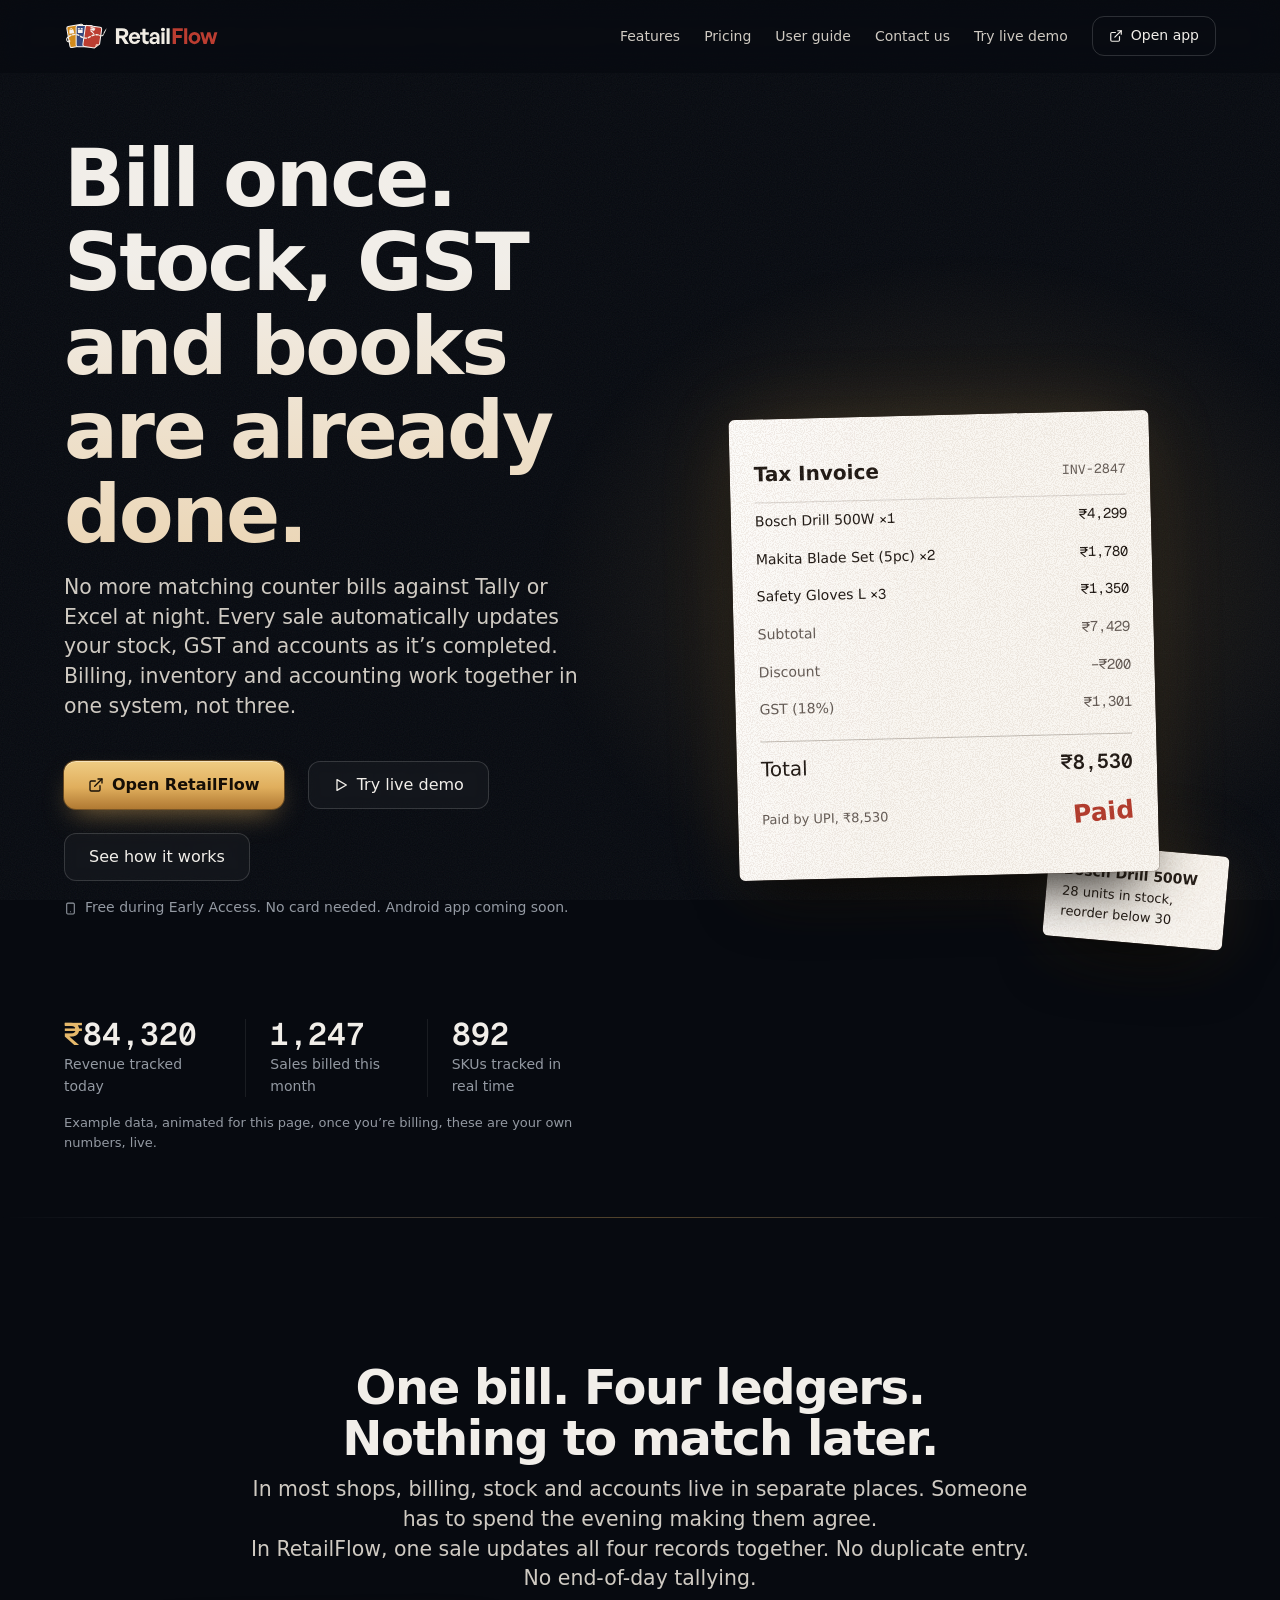
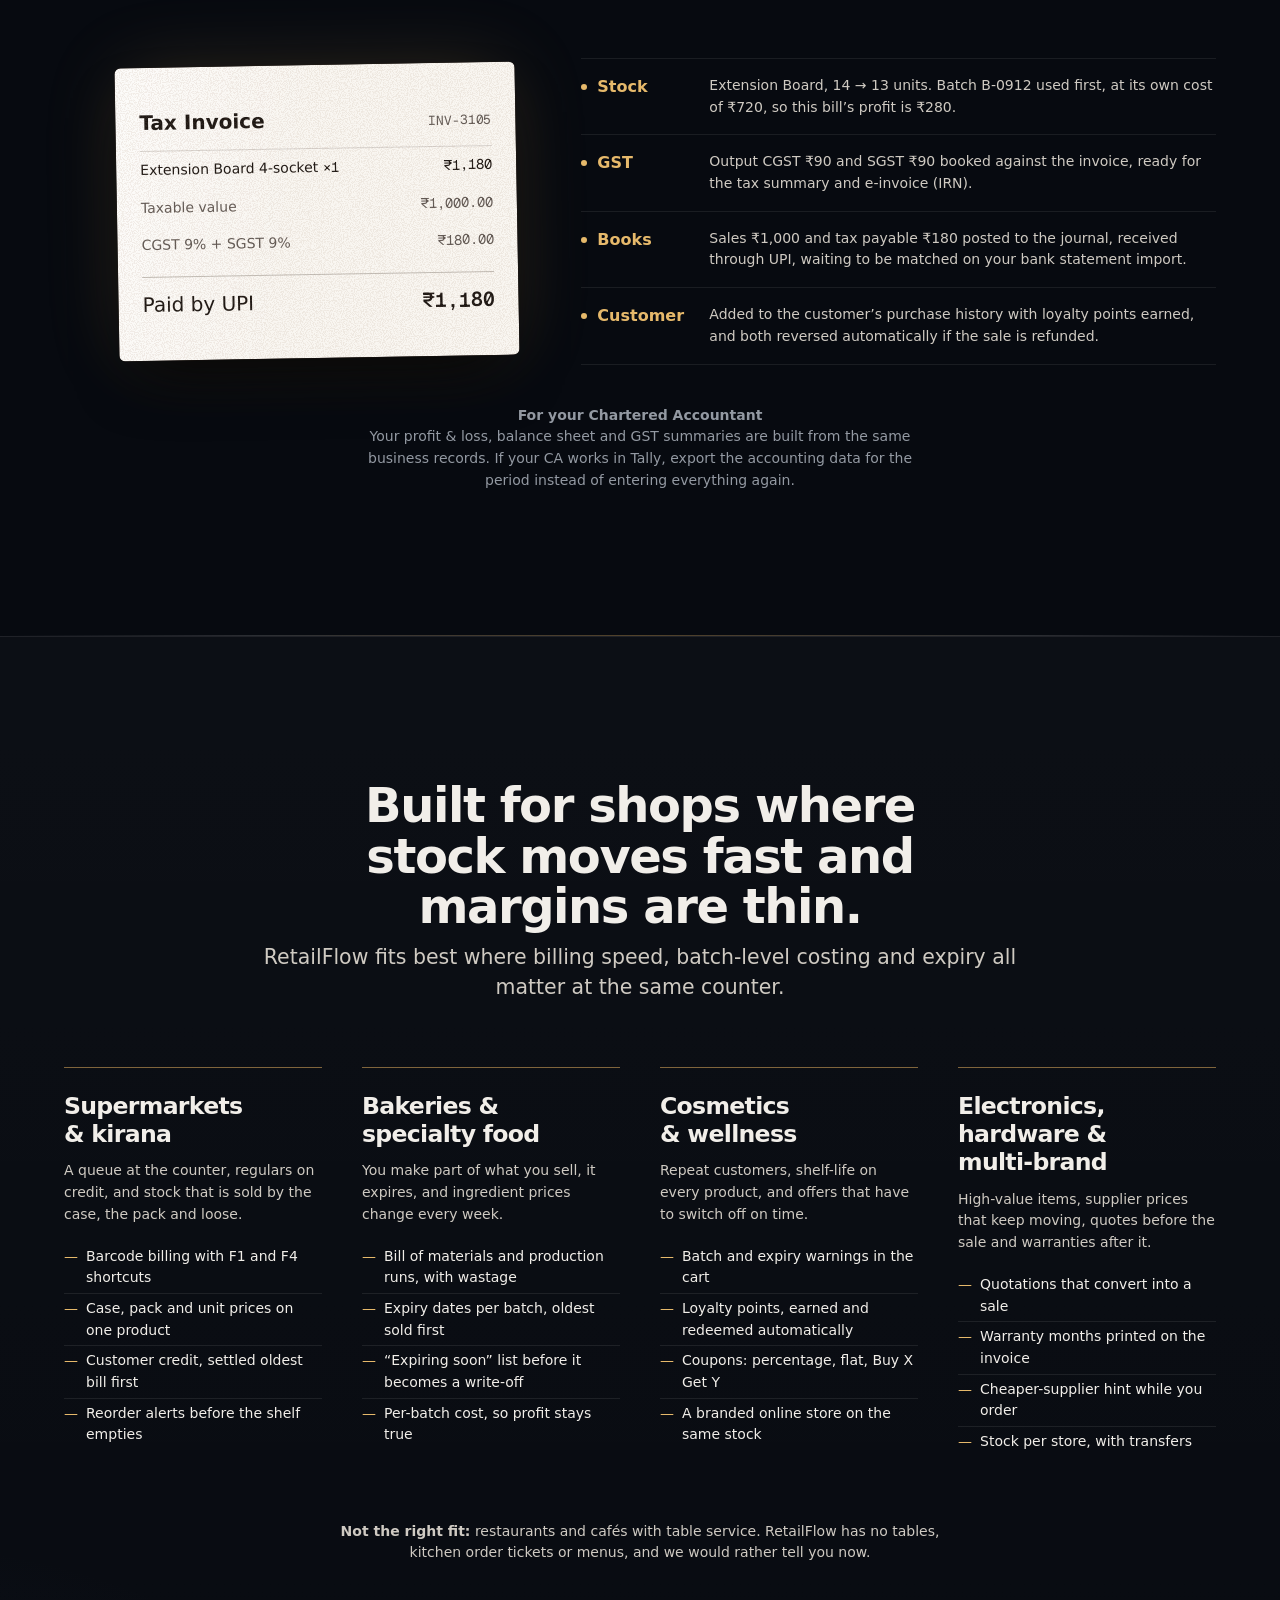
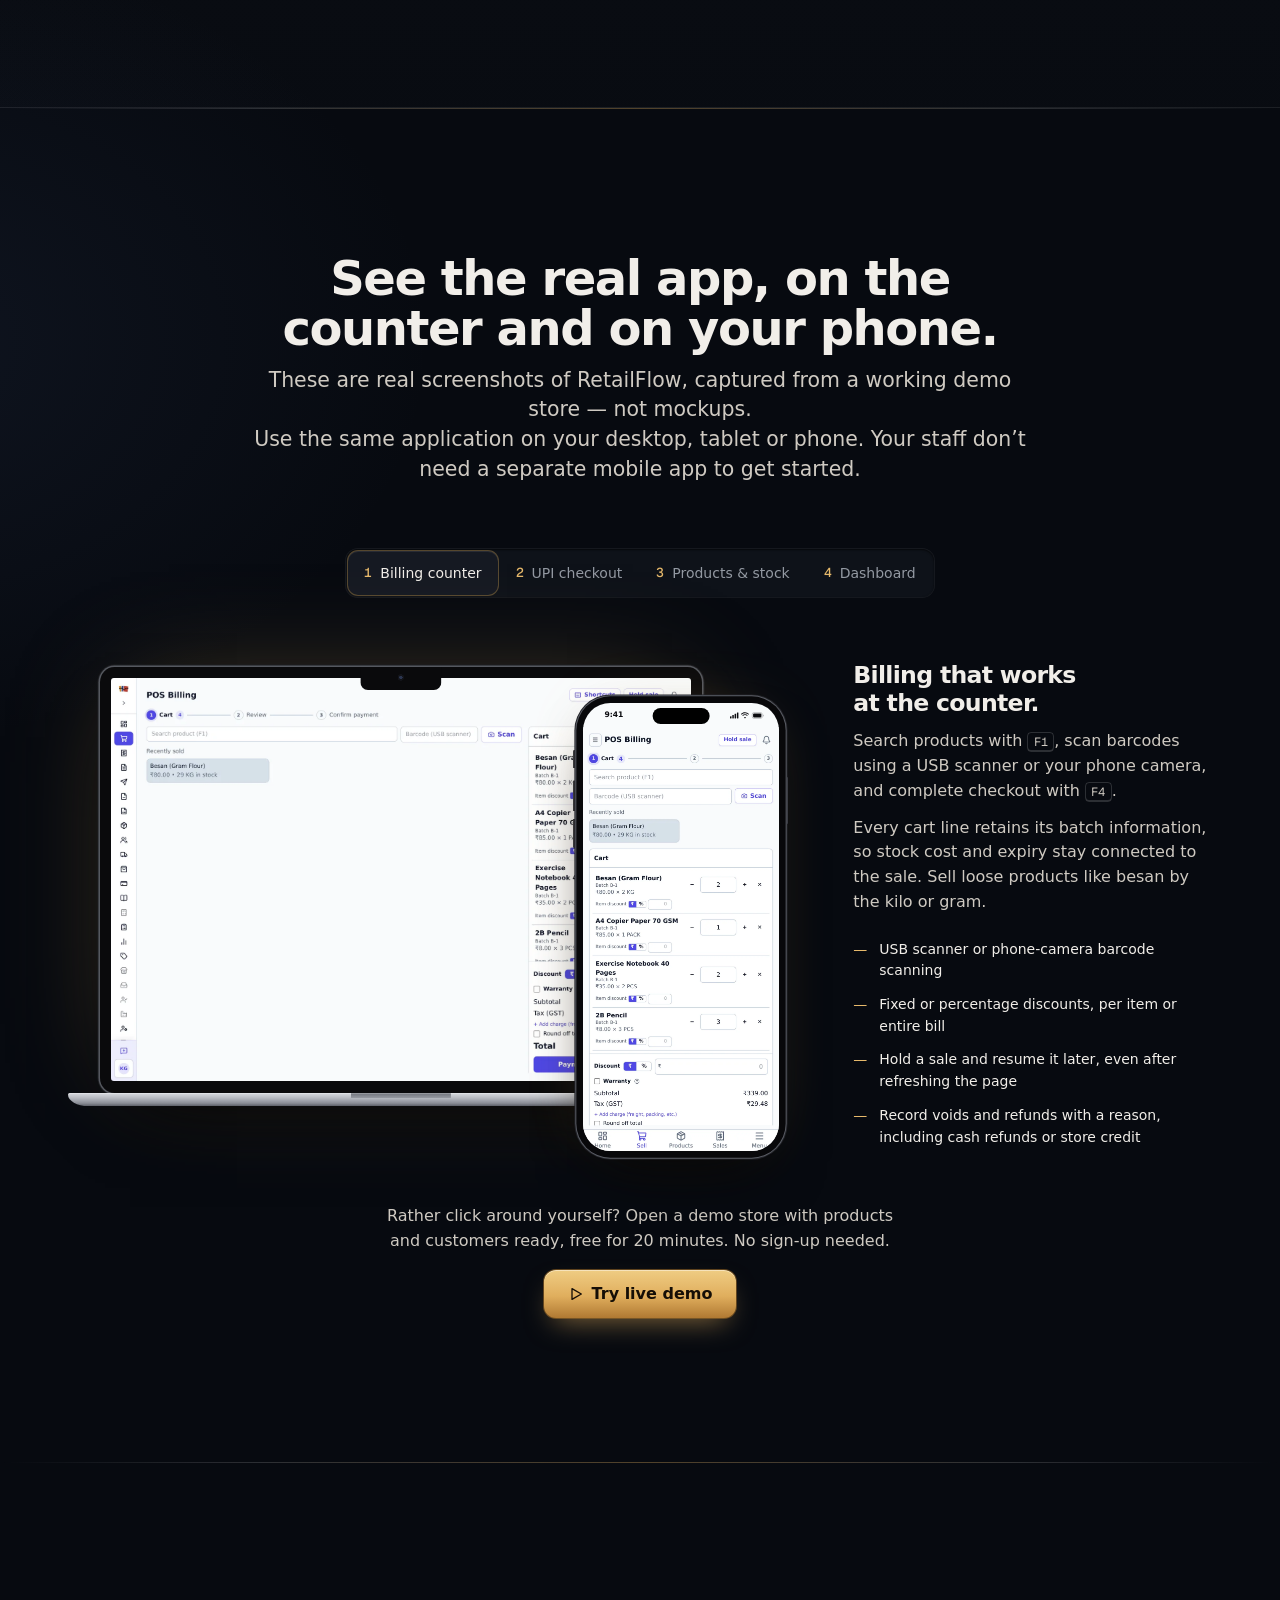
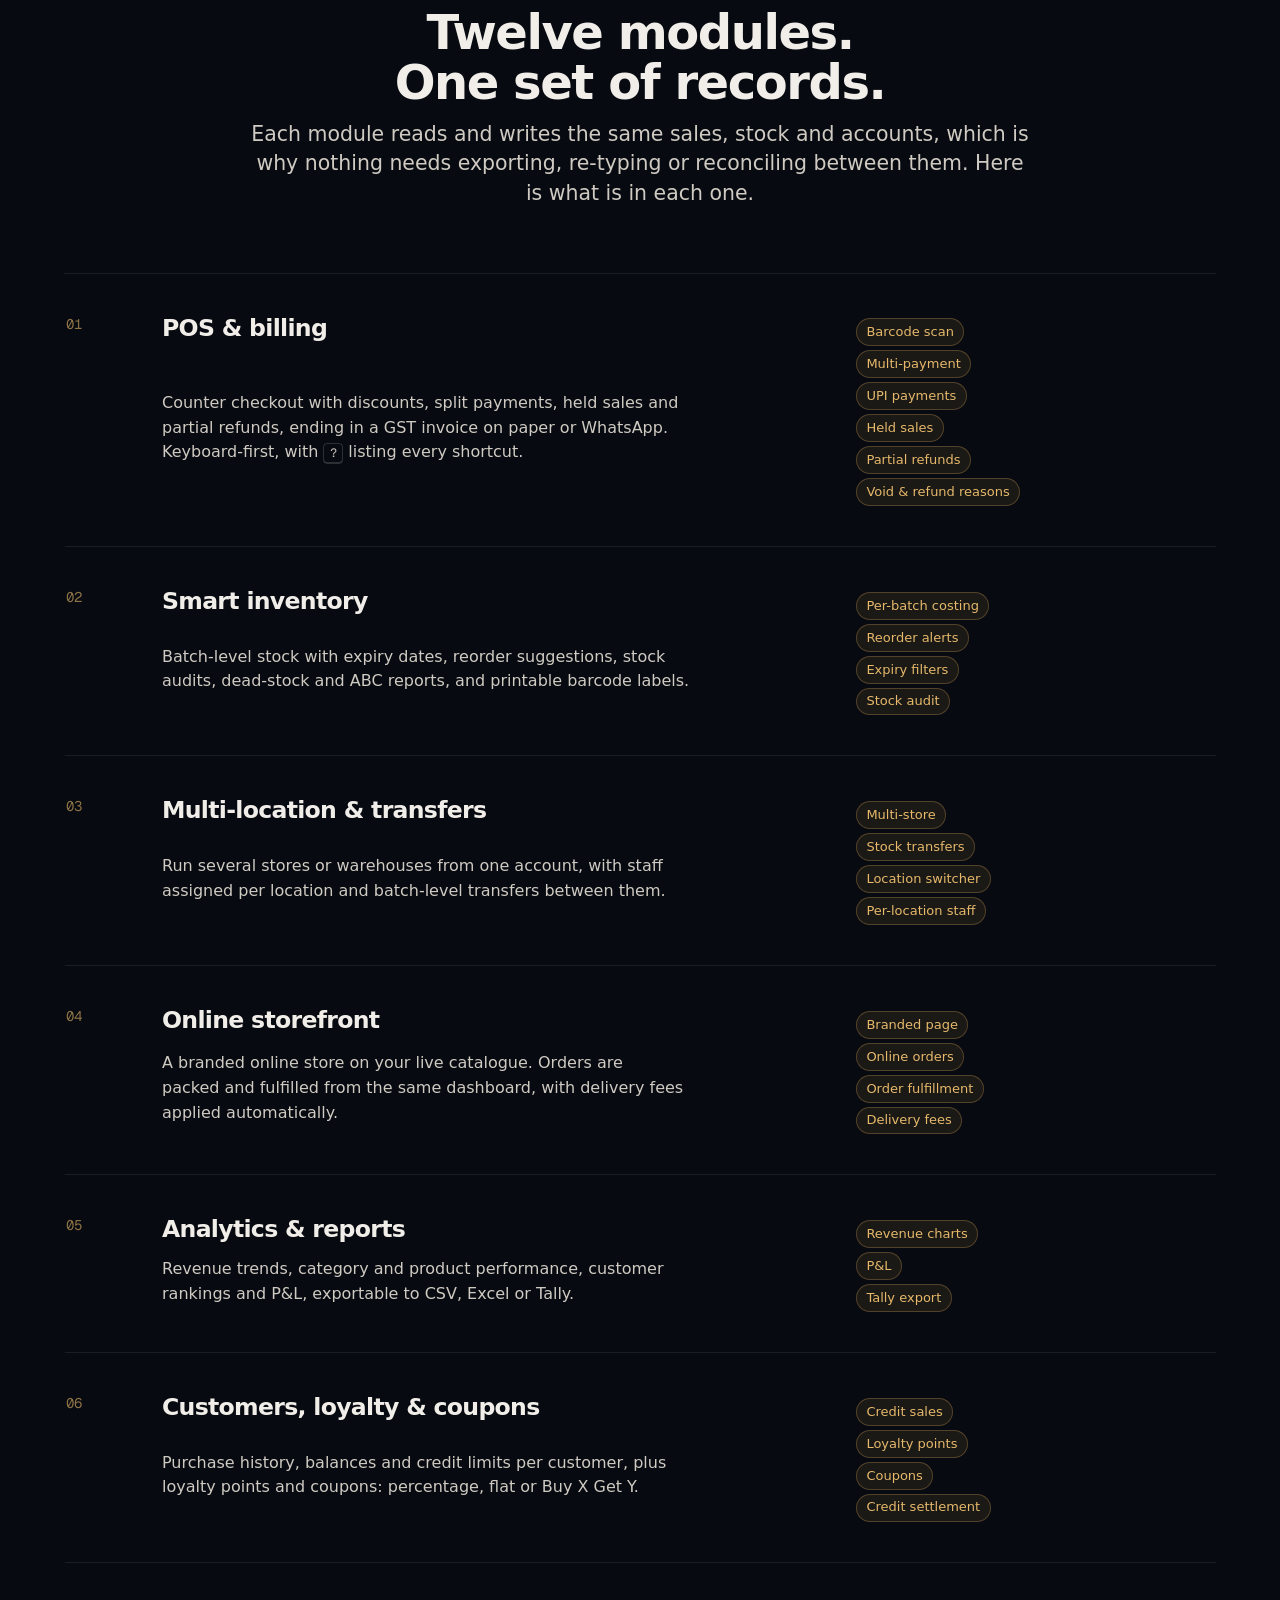
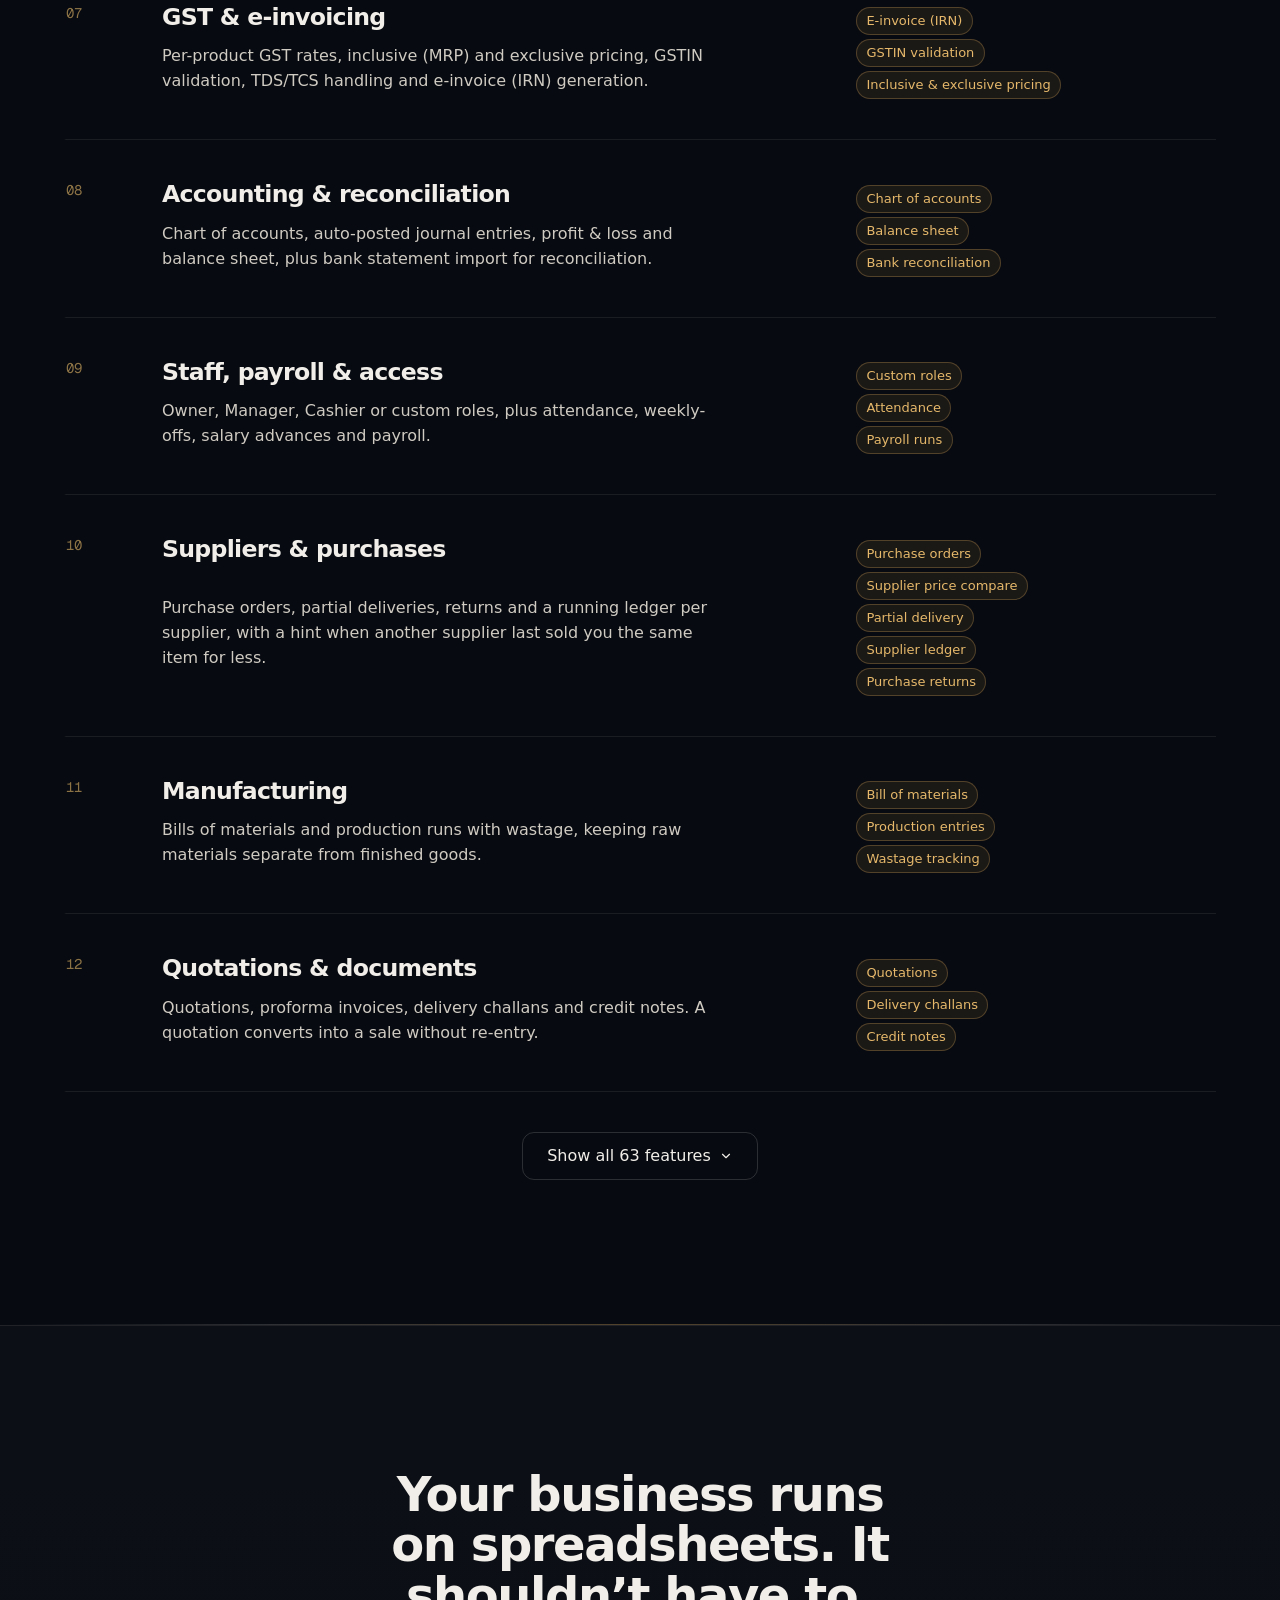
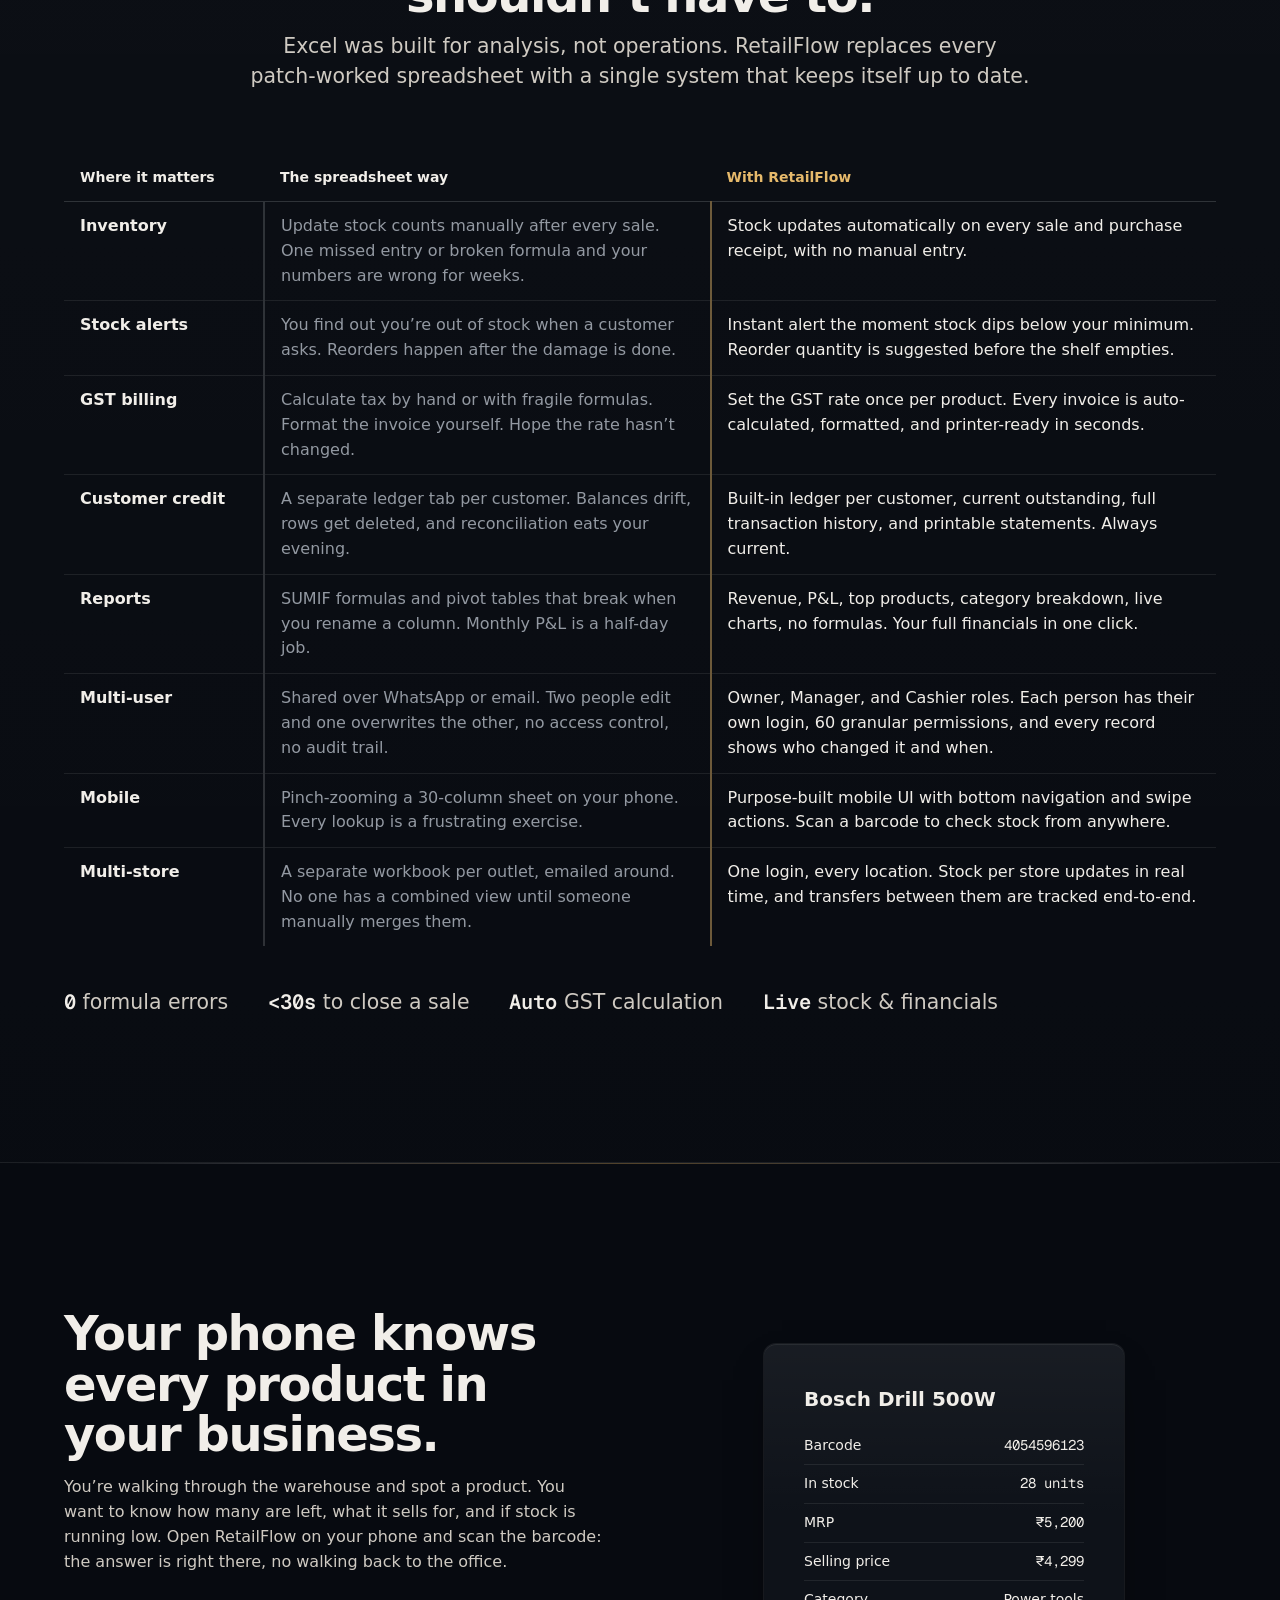
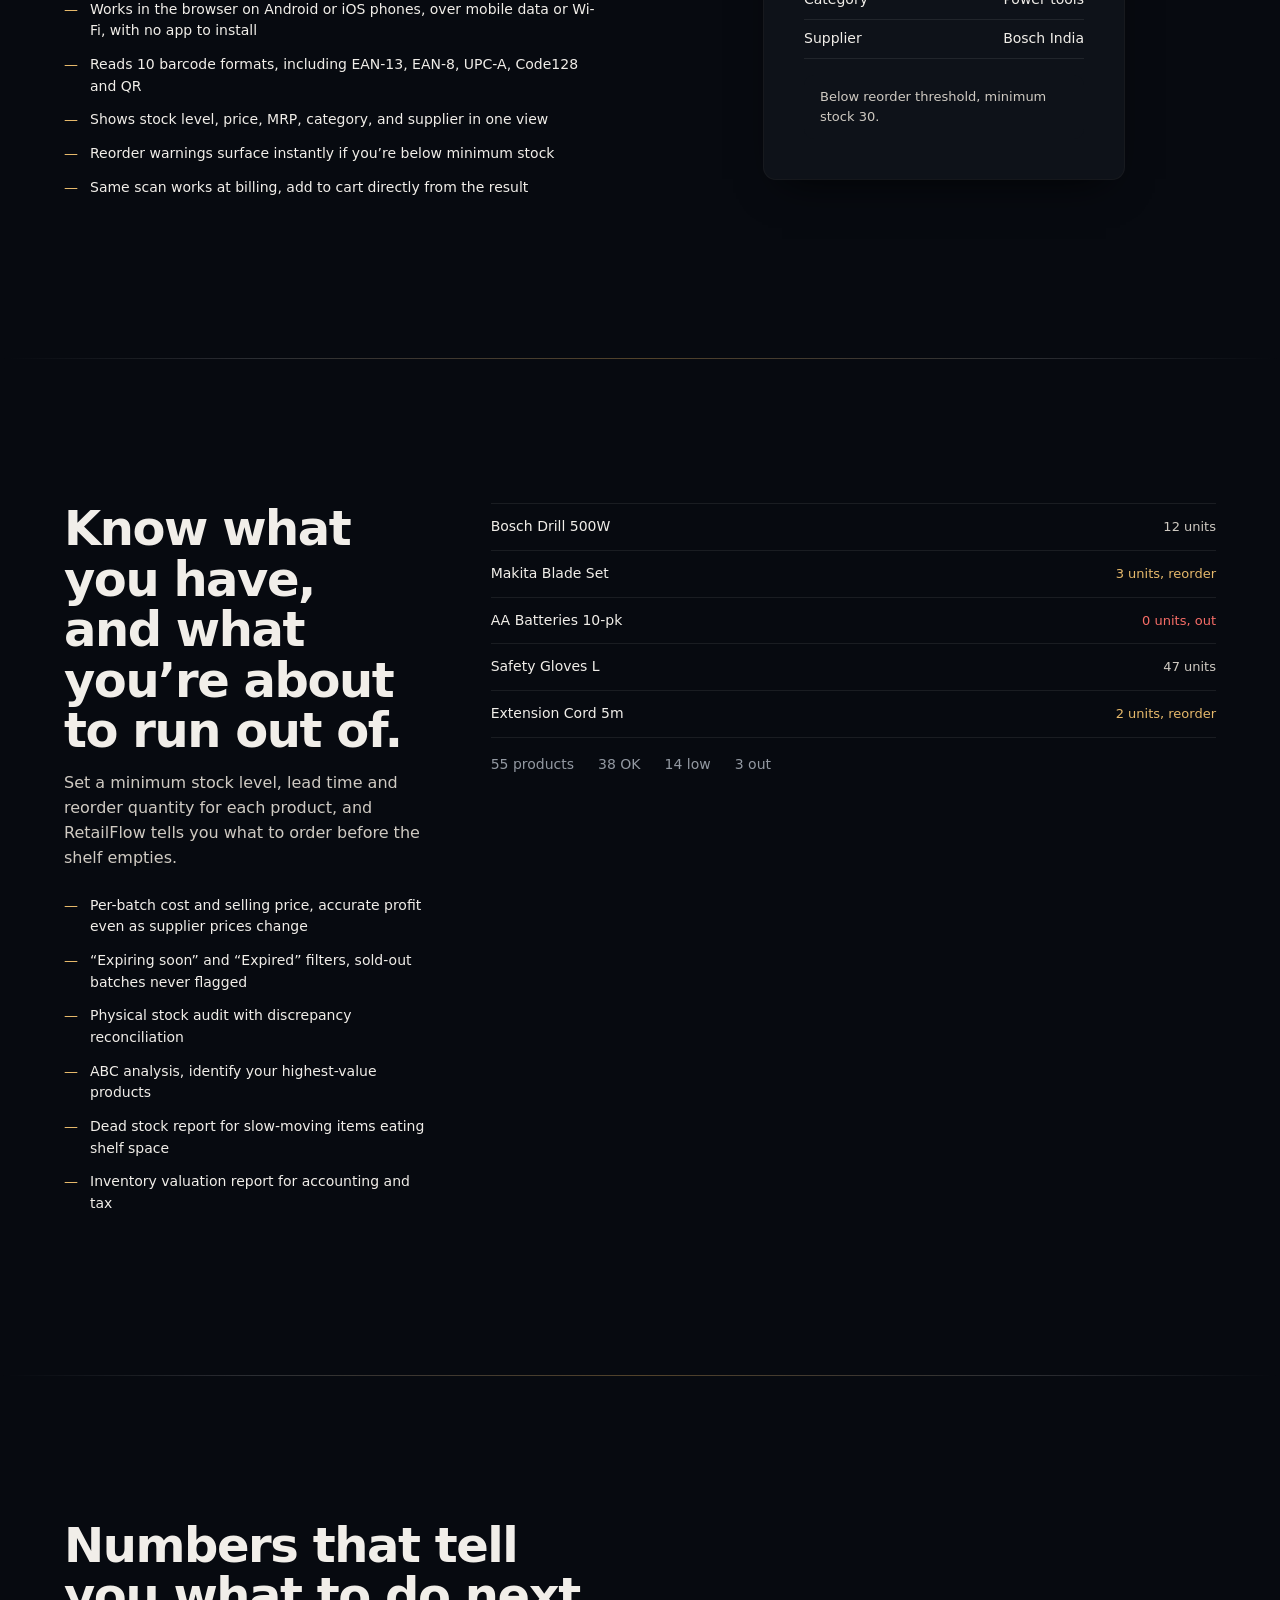
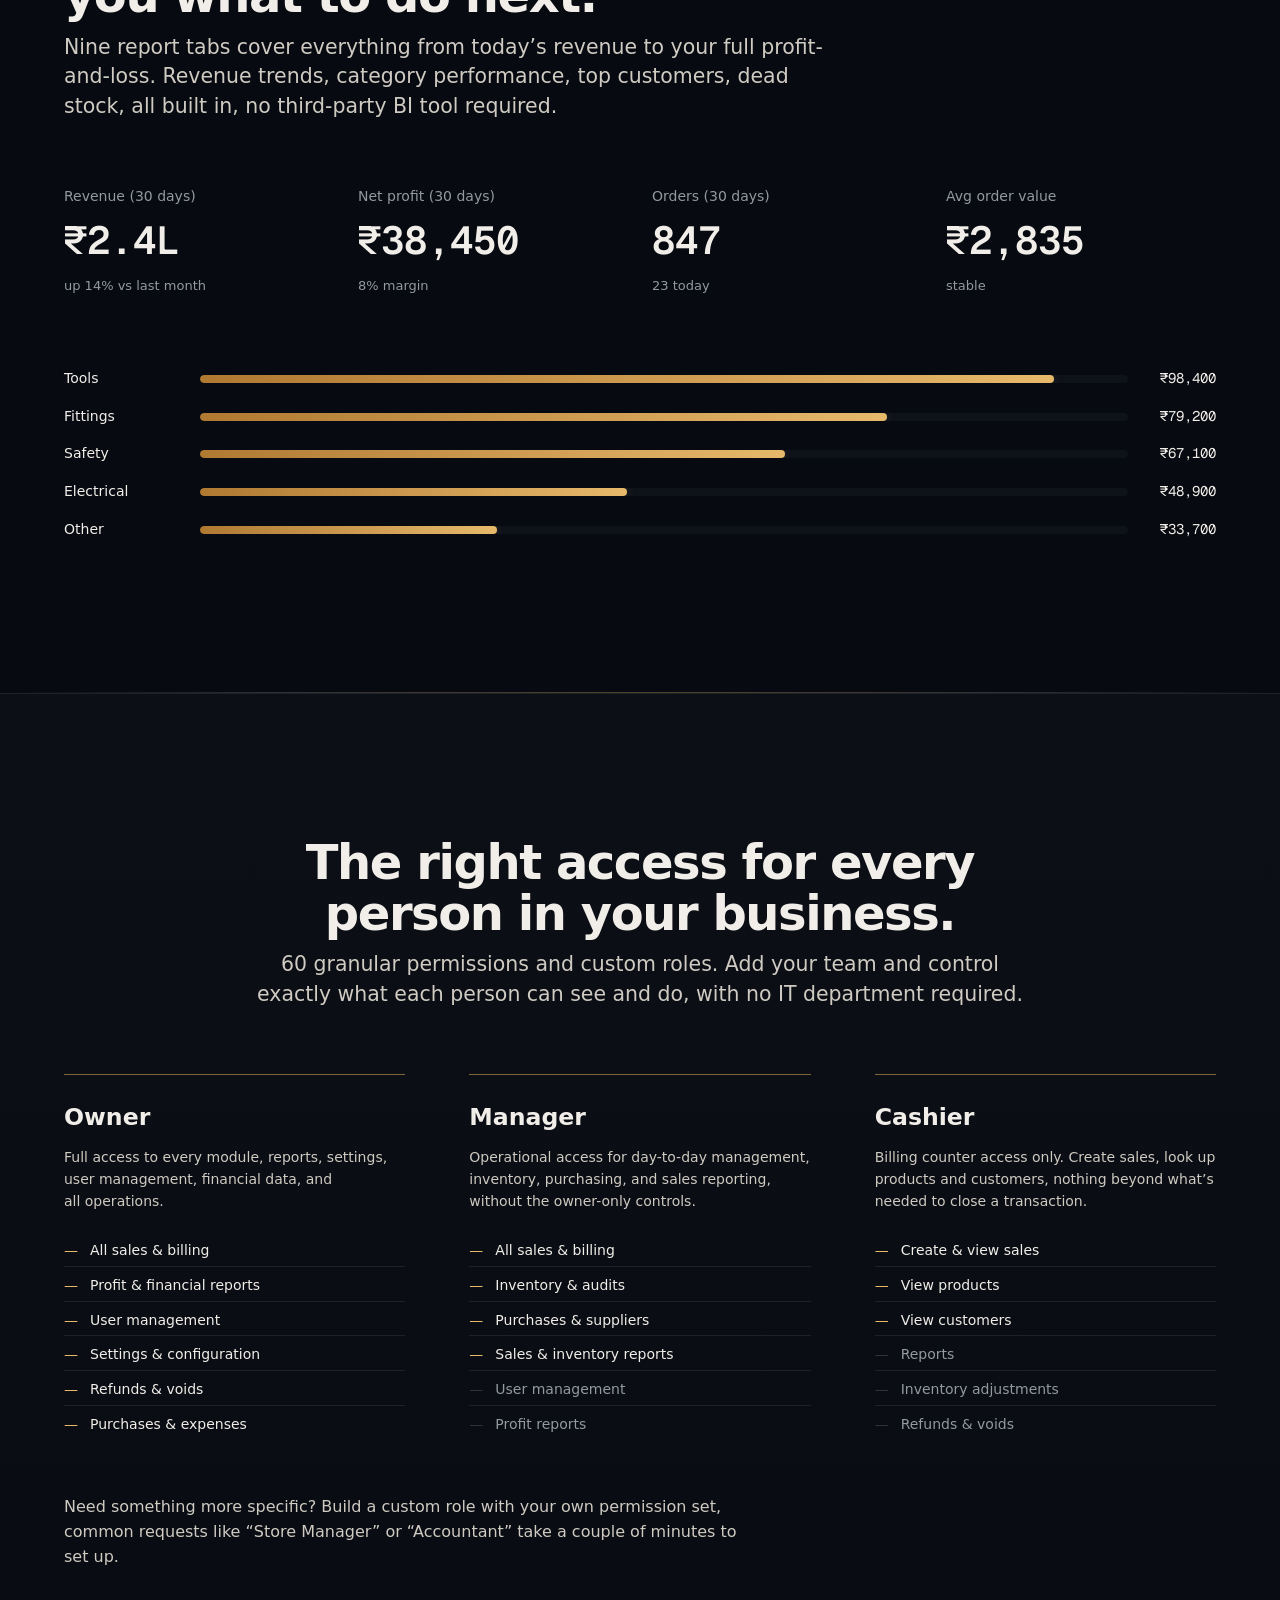
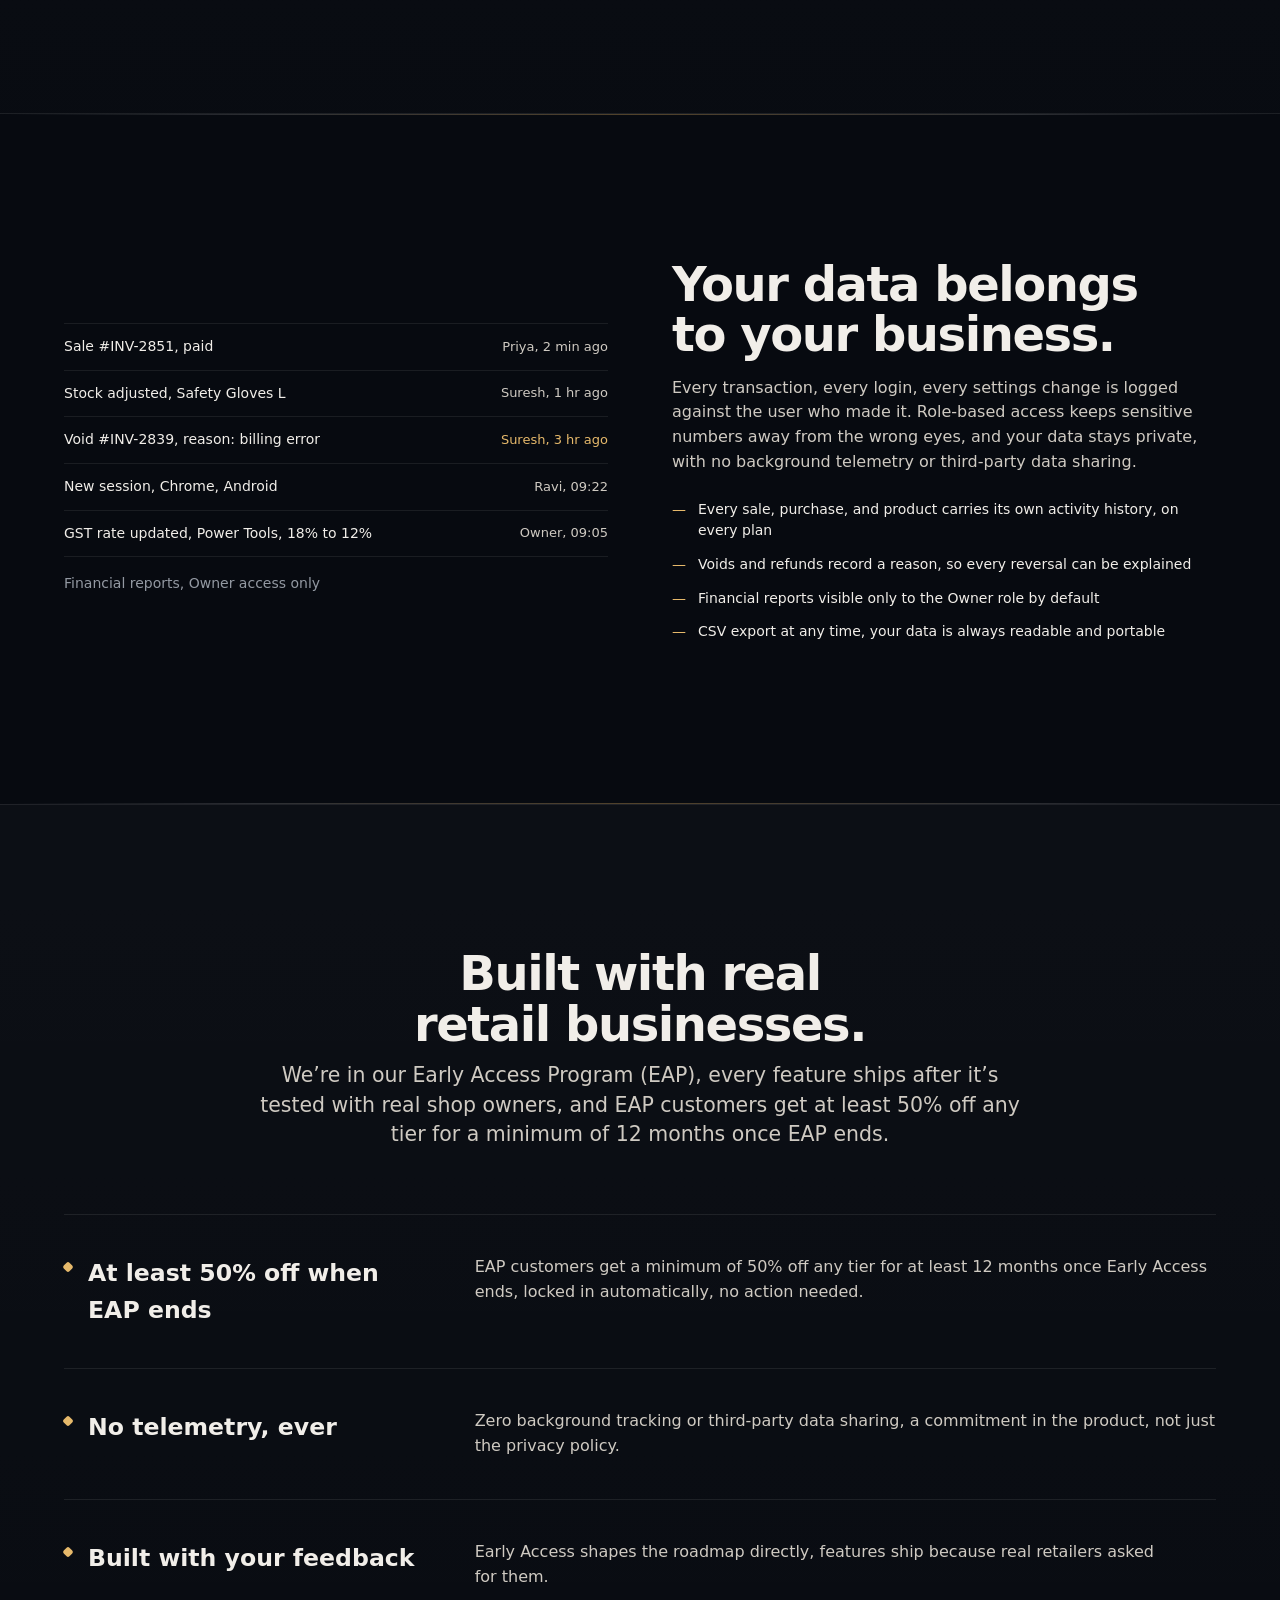
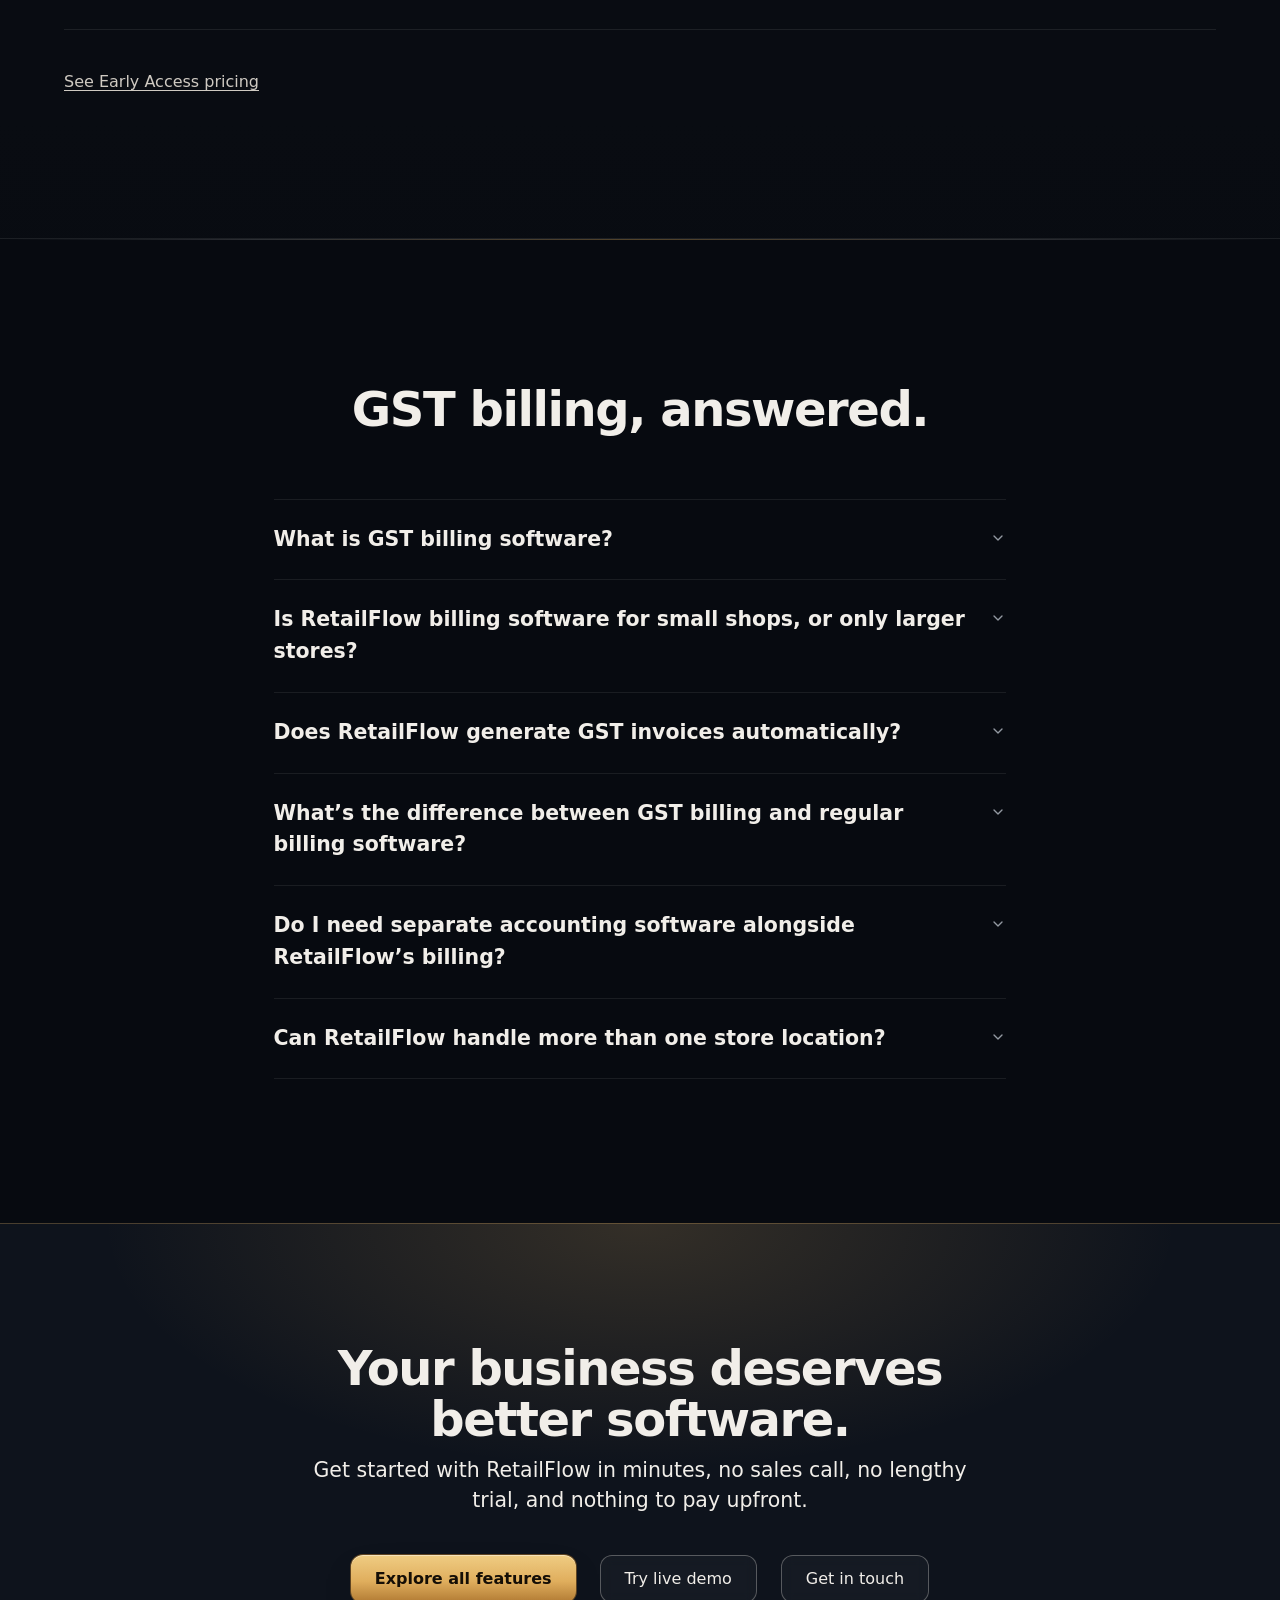
<file: index.html>
<!DOCTYPE html>
<html lang="en-IN">
<head>
  <meta charset="UTF-8">
  <meta name="viewport" content="width=device-width, initial-scale=1.0">
  <title>GST Billing Software for Shops in India | RetailFlow POS &amp; Inventory</title>
  <meta name="description" content="RetailFlow is GST billing software for Indian shops. Every bill calculates CGST, SGST or IGST, prints a GST invoice, and updates your stock and accounts together. Free during Early Access.">
  <meta name="robots" content="index, follow">
  <meta name="author" content="RetailFlow">
  <link rel="canonical" href="https://retailflow.co.in/">

  <!-- Open Graph -->
  <meta property="og:site_name" content="RetailFlow">
  <meta property="og:title" content="GST Billing Software for Shops in India | RetailFlow">
  <meta property="og:description" content="From barcode scanning and batch/expiry tracking to supplier ledgers and credit settlement, POS billing, inventory, GST compliance, accounting, and analytics, all in one platform built for Indian retail.">
  <meta property="og:type" content="website">
  <meta property="og:url" content="https://retailflow.co.in/">
  <meta property="og:locale" content="en_IN">
  <meta property="og:image" content="https://retailflow.co.in/og-image.png">

  <!-- Twitter -->
  <meta name="twitter:card" content="summary_large_image">
  <meta name="twitter:title" content="GST Billing Software for Shops in India | RetailFlow">
  <meta name="twitter:description" content="POS billing, multi-store inventory, GST e-invoicing, an online storefront, accounting, and analytics, one platform for Indian retail.">
  <meta name="twitter:image" content="https://retailflow.co.in/og-image.png">

  <link rel="icon" href="favicon.ico" sizes="48x48">

  <link rel="icon" type="image/svg+xml" href="favicon.svg?v=2026112002">

  <link rel="apple-touch-icon" href="brand/web/apple-touch-icon.png">

  <link rel="manifest" href="brand/web/site.webmanifest">
  <meta name="theme-color" content="#0B0E14">

  <link rel="preconnect" href="https://api.fontshare.com">
  <link rel="preconnect" href="https://fonts.googleapis.com">
  <link rel="preconnect" href="https://fonts.gstatic.com" crossorigin>
  <link href="https://api.fontshare.com/v2/css?f[]=general-sans@400,500,600&display=swap" rel="stylesheet">
  <link href="https://fonts.googleapis.com/css2?family=Geist+Mono:wght@400&display=swap" rel="stylesheet">
  <link rel="stylesheet" href="styles.css?v=2026112509">

  <script type="application/ld+json">
  {
    "@context": "https://schema.org",
    "@graph": [
      {
        "@type": "SoftwareApplication",
        "@id": "https://retailflow.co.in/#software",
        "name": "RetailFlow",
        "url": "https://retailflow.co.in/",
        "applicationCategory": "BusinessApplication",
        "operatingSystem": "Web",
        "description": "GST billing software and retail management for Indian businesses, with built-in GST e-invoicing, multi-store inventory, an online storefront, accounting, and analytics.",
        "audience": {
          "@type": "Audience",
          "audienceType": "Retail businesses in India"
        },
        "offers": {
          "@type": "Offer",
          "price": "0",
          "priceCurrency": "INR",
          "description": "RetailFlow is free during our Early Access Program. EAP customers get at least 50% off any tier (from ₹149/month) for a minimum of 12 months once EAP ends.",
          "availability": "https://schema.org/InStock",
          "url": "https://retailflow.co.in/pricing.html"
        },
        "featureList": [
          "POS & Billing",
          "Smart Inventory",
          "Multi-Location & Stock Transfers",
          "Online Storefront",
          "Analytics & Reports",
          "Customers, Loyalty & Coupons",
          "GST Billing & E-Invoicing",
          "Accounting & Bank Reconciliation",
          "Staff, Payroll & Role-Based Access",
          "Suppliers & Purchases",
          "Supplier Price Comparison",
          "Scan Anywhere",
          "Batch & Expiry Tracking",
          "Bulk Product Import & Bulk Edits",
          "Purchase Returns & Supplier Ledger",
          "Credit Settlement",
          "Cashbook & Expense Tracking",
          "Refund Request Workflow",
          "Void & Refund Reasons",
          "Activity History on Every Record",
          "Network Interruption Alerts"
        ]
      },
      {
        "@type": "Organization",
        "@id": "https://retailflow.co.in/#organization",
        "name": "RetailFlow",
        "url": "https://retailflow.co.in/",
        "logo": "https://retailflow.co.in/brand/png/retailflow-symbol.png",
        "areaServed": "IN"
      },
      {
        "@type": "WebSite",
        "@id": "https://retailflow.co.in/#website",
        "name": "RetailFlow",
        "url": "https://retailflow.co.in/",
        "publisher": { "@id": "https://retailflow.co.in/#organization" },
        "inLanguage": "en-IN"
      },
      {
        "@type": "FAQPage",
        "@id": "https://retailflow.co.in/#faq",
        "mainEntity": [
          {
            "@type": "Question",
            "name": "What is GST billing software?",
            "acceptedAnswer": {
              "@type": "Answer",
              "text": "GST billing software calculates the tax on each item, CGST/SGST or IGST depending on the sale, and generates a GST invoice automatically. RetailFlow does this on every bill: set a GST rate once per product, and the tax is calculated for you without manual formulas."
            }
          },
          {
            "@type": "Question",
            "name": "Is RetailFlow billing software for small shops, or only larger stores?",
            "acceptedAnswer": {
              "@type": "Answer",
              "text": "Both. RetailFlow is billing software for retail businesses of any size, from a single counter to a store with multiple staff and access levels. Keyboard-first checkout keeps a solo counter fast, while role-based access covers bigger teams."
            }
          },
          {
            "@type": "Question",
            "name": "Does RetailFlow generate GST invoices automatically?",
            "acceptedAnswer": {
              "@type": "Answer",
              "text": "Yes. RetailFlow automates GST calculations and GST invoice generation: tax is calculated from each product’s GST rate, and the invoice is printed on receipts or sent over WhatsApp, with no export to Excel needed."
            }
          },
          {
            "@type": "Question",
            "name": "What’s the difference between GST billing and regular billing software?",
            "acceptedAnswer": {
              "@type": "Answer",
              "text": "Regular billing software just prints a receipt. GST billing software calculates tax per item and produces a GST invoice for GST-registered businesses. RetailFlow automates GST calculation and invoice generation on every bill, not as an add-on."
            }
          },
          {
            "@type": "Question",
            "name": "Do I need separate accounting software alongside RetailFlow’s billing?",
            "acceptedAnswer": {
              "@type": "Answer",
              "text": "No. RetailFlow’s billing, GST calculation, cashbook, and accounting all run off the same sales data, so your books stay in sync automatically, no re-entry, no separate export step."
            }
          },
          {
            "@type": "Question",
            "name": "Can RetailFlow handle more than one store location?",
            "acceptedAnswer": {
              "@type": "Answer",
              "text": "Yes. Assign staff to specific locations, track inventory separately per store, and transfer stock between them, all from one login. You can also publish a branded online storefront alongside your physical counters, with every order drawing from the same stock and billing system."
            }
          }
        ]
      }
    ]
  }
  </script>

  <script defer data-domain="retailflow.co.in" src="https://plausible.io/js/script.js"></script>
</head>
<body>
<script>document.documentElement.classList.add('js');</script>

<!-- NAV -->
<nav class="nav" id="nav">
  <div class="container">
    <div class="nav-inner">
      <a href="#" class="nav-logo"><img src="brand/lockups/retailflow-horizontal-reversed.svg" alt="RetailFlow" width="155" height="46"></a>
      <ul class="nav-links" id="nav-menu">
        <li><a href="#features">Features</a></li>
        <li><a href="pricing.html">Pricing</a></li>
        <li><a href="business-guide.html">User guide</a></li>
        <li><a href="#contact">Contact us</a></li>
        <li><a href="https://app.retailflow.co.in/demo" target="_blank" rel="noopener">Try live demo</a></li>
        <li>
          <a href="https://app.retailflow.co.in/" class="nav-cta" target="_blank" rel="noopener">
            <svg width="14" height="14" viewBox="0 0 24 24" fill="none" stroke="currentColor" stroke-width="2" stroke-linecap="round" stroke-linejoin="round" aria-hidden="true"><path d="M18 13v6a2 2 0 0 1-2 2H5a2 2 0 0 1-2-2V8a2 2 0 0 1 2-2h6"/><polyline points="15 3 21 3 21 9"/><line x1="10" y1="14" x2="21" y2="3"/></svg>
            Open app
          </a>
        </li>
      </ul>
      <button class="nav-toggle" id="nav-toggle" aria-label="Toggle menu" aria-expanded="false" aria-controls="nav-menu">
        <svg class="ic-open" width="22" height="22" viewBox="0 0 24 24" fill="none" stroke="currentColor" stroke-width="2" stroke-linecap="round" stroke-linejoin="round" aria-hidden="true"><line x1="3" y1="6" x2="21" y2="6"/><line x1="3" y1="12" x2="21" y2="12"/><line x1="3" y1="18" x2="21" y2="18"/></svg>
        <svg class="ic-close" width="22" height="22" viewBox="0 0 24 24" fill="none" stroke="currentColor" stroke-width="2" stroke-linecap="round" stroke-linejoin="round" aria-hidden="true"><line x1="18" y1="6" x2="6" y2="18"/><line x1="6" y1="6" x2="18" y2="18"/></svg>
      </button>
    </div>
  </div>
</nav>

<main id="main">

<!-- HERO · Stage -->
<section class="hero desk">
  <div class="container hero-grid">
    <div class="hero-copy" data-reveal style="--i:0">
      <h1 class="hero-hl">Bill once. Stock, GST and books are already done.</h1>
      <p class="lead hero-lede">No more matching counter bills against Tally or Excel at night. Every sale automatically updates your stock, GST and accounts as it’s completed. Billing, inventory and accounting work together in one system, not three.</p>
      <div class="hero-actions">
        <a href="https://app.retailflow.co.in/" class="btn btn--primary" target="_blank" rel="noopener">
          <svg width="16" height="16" viewBox="0 0 24 24" fill="none" stroke="currentColor" stroke-width="2" stroke-linecap="round" stroke-linejoin="round" aria-hidden="true"><path d="M18 13v6a2 2 0 0 1-2 2H5a2 2 0 0 1-2-2V8a2 2 0 0 1 2-2h6"/><polyline points="15 3 21 3 21 9"/><line x1="10" y1="14" x2="21" y2="3"/></svg>
          Open RetailFlow
        </a>
        <a href="https://app.retailflow.co.in/demo" class="btn btn--quiet" target="_blank" rel="noopener">
          <svg width="16" height="16" viewBox="0 0 24 24" fill="none" stroke="currentColor" stroke-width="2" stroke-linecap="round" stroke-linejoin="round" aria-hidden="true"><polygon points="6 4 20 12 6 20 6 4"/></svg>
          Try live demo
        </a>
        <a href="#demo" class="btn btn--quiet">See how it works</a>
      </div>
      <p class="hero-note">
        <svg width="13" height="13" viewBox="0 0 24 24" fill="none" stroke="currentColor" stroke-width="2" stroke-linecap="round" stroke-linejoin="round" aria-hidden="true"><rect x="5" y="2" width="14" height="20" rx="2" ry="2"/><line x1="12" y1="18" x2="12.01" y2="18"/></svg>
        Free during Early Access. No card needed. Android app coming soon.
      </p>

      <div class="figrow" id="stats-ticker" data-reveal style="--i:1">
        <div class="fig">
          <div class="fig-num"><span class="cur">₹</span><span id="s-rev">0</span></div>
          <div class="fig-lbl">Revenue tracked today</div>
        </div>
        <div class="fig">
          <div class="fig-num" id="s-sales">0</div>
          <div class="fig-lbl">Sales billed this month</div>
        </div>
        <div class="fig">
          <div class="fig-num" id="s-sku">0</div>
          <div class="fig-lbl">SKUs tracked in real time</div>
        </div>
      </div>
      <p class="fig-note">Example data, animated for this page, once you’re billing, these are your own numbers, live.</p>
    </div>

    <div class="hero-stage" data-reveal style="--i:2">
      <div class="desk-plate">
        <div class="card-peek stock" data-keep>
          <b>Bosch Drill 500W</b>
          28 units in stock, reorder below 30
        </div>
        <div class="doc stock" data-slot="hero" data-alt="RetailFlow’s billing screen, mid-sale, with the GST invoice ready to print">
          <div class="doc-head">
            <span class="doc-title">Tax Invoice</span>
            <span class="doc-id">INV-2847</span>
          </div>
          <div class="doc-row"><span>Bosch Drill 500W <span class="num">×1</span></span><span class="num">₹4,299</span></div>
          <div class="doc-row"><span>Makita Blade Set (5pc) <span class="num">×2</span></span><span class="num">₹1,780</span></div>
          <div class="doc-row"><span>Safety Gloves L <span class="num">×3</span></span><span class="num">₹1,350</span></div>
          <div class="doc-row dim"><span>Subtotal</span><span class="num">₹7,429</span></div>
          <div class="doc-row dim"><span>Discount</span><span class="num">−₹200</span></div>
          <div class="doc-row dim"><span>GST (18%)</span><span class="num">₹1,301</span></div>
          <div class="doc-total"><span>Total</span><span class="num">₹8,530</span></div>
          <div class="doc-foot">
            <span class="doc-chip">Paid by UPI, ₹8,530</span>
            <span class="stamp-paid">Paid</span>
          </div>
        </div>
      </div>
    </div>
  </div>
</section>

<hr class="rule">

<!-- ONE SYSTEM · zero reconciliation -->
<section class="section" id="one-system">
  <div class="container">
    <div class="hdr hdr--c" data-reveal>
      <h2>One bill. Four ledgers. Nothing to match later.</h2>
      <p class="lead">In most shops, billing, stock and accounts live in separate places. Someone has to spend the evening making them agree.<br>
      In RetailFlow, one sale updates all four records together. No duplicate entry. No end-of-day tallying.</p>
    </div>
    <div class="post-map" data-reveal>
      <div class="post-bill stock">
        <div class="doc-head"><span class="doc-title">Tax Invoice</span><span class="doc-id">INV-3105</span></div>
        <div class="doc-row"><span>Extension Board 4-socket <span class="num">×1</span></span><span class="num">₹1,180</span></div>
        <div class="doc-row dim"><span>Taxable value</span><span class="num">₹1,000.00</span></div>
        <div class="doc-row dim"><span>CGST 9% + SGST 9%</span><span class="num">₹180.00</span></div>
        <div class="doc-total"><span>Paid by UPI</span><span class="num">₹1,180</span></div>
      </div>
      <ol class="post-list">
        <li class="post-row"><span class="post-k">Stock</span><span class="post-v">Extension Board, 14 → 13 units. Batch B-0912 used first, at its own cost of ₹720, so this bill’s profit is ₹280.</span></li>
        <li class="post-row"><span class="post-k">GST</span><span class="post-v">Output CGST ₹90 and SGST ₹90 booked against the invoice, ready for the tax summary and e-invoice (IRN).</span></li>
        <li class="post-row"><span class="post-k">Books</span><span class="post-v">Sales ₹1,000 and tax payable ₹180 posted to the journal, received through UPI, waiting to be matched on your bank statement import.</span></li>
        <li class="post-row"><span class="post-k">Customer</span><span class="post-v">Added to the customer’s purchase history with loyalty points earned, and both reversed automatically if the sale is refunded.</span></li>
      </ol>
    </div>
    <p class="post-note" data-reveal><strong>For your Chartered Accountant</strong><br>
      Your profit &amp; loss, balance sheet and GST summaries are built from the same business records. If your CA works in Tally, export the accounting data for the period instead of entering everything again.</p>
  </div>
</section>

<hr class="rule">

<!-- BUILT FOR (ICP) -->
<section class="section section--band" id="built-for">
  <div class="container">
    <div class="hdr hdr--c" data-reveal>
      <h2>Built for shops where stock moves fast and margins are thin.</h2>
      <p class="lead">RetailFlow fits best where billing speed, batch-level costing and expiry all matter at the same counter.</p>
    </div>
    <div class="icp-grid" data-reveal>
      <article class="icp">
        <h3 class="icp-name">Supermarkets &amp; kirana</h3>
        <p class="icp-pain">A queue at the counter, regulars on credit, and stock that is sold by the case, the pack and loose.</p>
        <ul class="icp-uses"><li>Barcode billing with F1 and F4 shortcuts</li><li>Case, pack and unit prices on one product</li><li>Customer credit, settled oldest bill first</li><li>Reorder alerts before the shelf empties</li></ul>
      </article>
      <article class="icp">
        <h3 class="icp-name">Bakeries &amp; specialty food</h3>
        <p class="icp-pain">You make part of what you sell, it expires, and ingredient prices change every week.</p>
        <ul class="icp-uses"><li>Bill of materials and production runs, with wastage</li><li>Expiry dates per batch, oldest sold first</li><li>“Expiring soon” list before it becomes a write-off</li><li>Per-batch cost, so profit stays true</li></ul>
      </article>
      <article class="icp">
        <h3 class="icp-name">Cosmetics &amp; wellness</h3>
        <p class="icp-pain">Repeat customers, shelf-life on every product, and offers that have to switch off on time.</p>
        <ul class="icp-uses"><li>Batch and expiry warnings in the cart</li><li>Loyalty points, earned and redeemed automatically</li><li>Coupons: percentage, flat, Buy X Get Y</li><li>A branded online store on the same stock</li></ul>
      </article>
      <article class="icp">
        <h3 class="icp-name">Electronics, hardware &amp; multi-brand</h3>
        <p class="icp-pain">High-value items, supplier prices that keep moving, quotes before the sale and warranties after it.</p>
        <ul class="icp-uses"><li>Quotations that convert into a sale</li><li>Warranty months printed on the invoice</li><li>Cheaper-supplier hint while you order</li><li>Stock per store, with transfers</li></ul>
      </article>
    </div>
    <p class="icp-note" data-reveal><b>Not the right fit:</b> restaurants and cafés with table service. RetailFlow has no tables, kitchen order tickets or menus, and we would rather tell you now.</p>
  </div>
</section>

<hr class="rule">

<!-- DEMO · real product screenshots -->
<section class="section" id="demo">
  <div class="container">
    <div class="hdr hdr--c" data-reveal>
      <h2>See the real app, on the counter and on your phone.</h2>
      <p class="lead">These are real screenshots of RetailFlow, captured from a working demo store — not mockups.<br>
      Use the same application on your desktop, tablet or phone. Your staff don’t need a separate mobile app to get started.</p>
    </div>

    <div class="demo" data-reveal>
      <div class="demo-tabs" role="tablist" aria-label="Product screenshots">
        <button class="demo-tab" role="tab" id="dt-bill" aria-controls="dp-bill" aria-selected="true"><span class="demo-n">1</span> Billing counter</button>
        <button class="demo-tab" role="tab" id="dt-pay" aria-controls="dp-pay" aria-selected="false" tabindex="-1"><span class="demo-n">2</span> UPI checkout</button>
        <button class="demo-tab" role="tab" id="dt-stock" aria-controls="dp-stock" aria-selected="false" tabindex="-1"><span class="demo-n">3</span> Products &amp; stock</button>
        <button class="demo-tab" role="tab" id="dt-dash" aria-controls="dp-dash" aria-selected="false" tabindex="-1"><span class="demo-n">4</span> Dashboard</button>
      </div>

      <div class="demo-panel" id="dp-bill" role="tabpanel" aria-labelledby="dt-bill">
        <figure class="shot-pair">
          <div class="shot-desk"><img src="shots/pos-desktop.webp" width="1600" height="1111" loading="lazy" decoding="async" alt="RetailFlow POS billing screen: a cart with besan sold by the kilo, copier paper, notebooks and pencils, each from its batch, with subtotal ₹339, GST ₹29.48 and total ₹368.48, and the Payment &amp; Complete (F4) button."></div>
          <div class="shot-phone"><div class="iphone-screen"><img src="shots/pos-phone.webp" width="780" height="1688" loading="lazy" decoding="async" alt="The same POS cart on a phone, with search, barcode scan and bottom navigation."></div></div>
        </figure>
        <div class="demo-notes">
          <h3>Billing that works at the counter.</h3>
          <p>Search products with <kbd>F1</kbd>, scan barcodes using a USB scanner or your phone camera, and complete checkout with <kbd>F4</kbd>.</p>
          <p>Every cart line retains its batch information, so stock cost and expiry stay connected to the sale. Sell loose products like besan by the kilo or gram.</p>
          <ul class="checks">
            <li>USB scanner or phone-camera barcode scanning</li>
            <li>Fixed or percentage discounts, per item or entire bill</li>
            <li>Hold a sale and resume it later, even after refreshing the page</li>
            <li>Record voids and refunds with a reason, including cash refunds or store credit</li>
          </ul>
        </div>
      </div>

      <div class="demo-panel" id="dp-pay" role="tabpanel" aria-labelledby="dt-pay">
        <figure class="shot-pair">
          <div class="shot-desk"><img src="shots/pay-upi-desktop.webp" width="1600" height="1111" loading="lazy" decoding="async" alt="RetailFlow payment step for ₹368.48 with UPI selected, intra-state CGST and SGST chosen, and a UPI QR code generated for the exact amount."></div>
          <div class="shot-phone"><div class="iphone-screen" style="--sb:#fff"><img src="shots/pay-upi-phone.webp" width="780" height="1688" loading="lazy" decoding="async" alt="The UPI payment step on a phone, with Cash, UPI, Card and Bank Transfer options and the Complete sale button."></div></div>
        </figure>
        <div class="demo-notes">
          <h3>UPI payments, no amount to type.</h3>
          <p>Pick UPI and RetailFlow generates a QR for the exact bill amount, so the customer scans and pays without typing anything. The QR is blurred here because it carries the demo store’s real UPI ID.</p>
          <ul class="checks">
            <li>Cash, UPI, card, bank transfer and customer credit</li>
            <li>Split one bill across methods, for example part cash and part UPI</li>
            <li>Intra-state (CGST + SGST) or inter-state (IGST) on the same screen</li>
            <li>Coupons and the customer’s account applied before payment</li>
          </ul>
        </div>
      </div>

      <div class="demo-panel" id="dp-stock" role="tabpanel" aria-labelledby="dt-stock">
        <figure class="shot-pair">
          <div class="shot-desk"><img src="shots/products-desktop.webp" width="1600" height="1111" loading="lazy" decoding="async" alt="RetailFlow products list filtered to paper, showing stock, cost, selling price, margin, GST rate and status for each product, with filters for low stock, expiring soon and margin."></div>
          <div class="shot-phone"><div class="iphone-screen"><img src="shots/products-phone.webp" width="780" height="1688" loading="lazy" decoding="async" alt="The products list on a phone, with stock, cost to selling price, margin and GST on each card."></div></div>
        </figure>
        <div class="demo-notes">
          <h3>Stock, cost and margin at a glance.</h3>
          <p>Every product shows stock, cost, selling price, margin and GST in one row. One tap filters to low stock, expiring soon or thin margins, and <b>All batches</b> lists every batch with its own cost and expiry.</p>
          <ul class="checks">
            <li>Bulk import from CSV or Excel, with a preview before anything changes</li>
            <li>Bulk-edit price, GST, category or status across up to 500 products</li>
            <li>Saved views for the filters you use every day</li>
          </ul>
        </div>
      </div>

      <div class="demo-panel" id="dp-dash" role="tabpanel" aria-labelledby="dt-dash">
        <figure class="shot-pair">
          <div class="shot-desk"><img src="shots/dashboard-desktop.webp" width="1600" height="1111" loading="lazy" decoding="async" alt="RetailFlow dashboard on a desktop: today’s sales and profit, monthly revenue and profit, a revenue trend chart, cash position, receivables and payables, and low-stock, reorder and expiry alerts."></div>
          <div class="shot-phone"><div class="iphone-screen"><img src="shots/dashboard-phone.webp" width="780" height="1688" loading="lazy" decoding="async" alt="The same dashboard on a phone, with today’s sales and profit at the top and the alerts below."></div></div>
        </figure>
        <div class="demo-notes">
          <h3>Your day, summed up before you ask.</h3>
          <p>Open RetailFlow and the day is already summed up: what you sold, what you made on it, and what needs attention before the shop opens tomorrow. It refreshes on its own every 30 seconds, so the counter and the back office see the same numbers.</p>
          <ul class="checks">
            <li>Today’s and this month’s sales and profit, with a revenue trend you can widen or narrow</li>
            <li>Cash position after clearing payables, plus who owes you most and whom you owe most</li>
            <li>Low stock, reorder soon and expiring batches, each one tap from the list</li>
            <li>Top customers and top category, per store or across every location</li>
          </ul>
        </div>
      </div>
    </div>

    <div class="demo-try" data-reveal>
      <p>Rather click around yourself? Open a demo store with products and customers ready, free for 20 minutes. No sign-up needed.</p>
      <a href="https://app.retailflow.co.in/demo" class="btn btn--primary" target="_blank" rel="noopener">
        <svg width="16" height="16" viewBox="0 0 24 24" fill="none" stroke="currentColor" stroke-width="2" stroke-linecap="round" stroke-linejoin="round" aria-hidden="true"><polygon points="6 4 20 12 6 20 6 4"/></svg>
        Try live demo
      </a>
    </div>
  </div>
</section>

<hr class="rule">

<!-- MODULES (Index) -->
<section class="section" id="features">
  <div class="container">
    <div class="hdr hdr--c" data-reveal>
      <h2>Twelve modules. One set of records.</h2>
      <p class="lead">Each module reads and writes the same sales, stock and accounts, which is why nothing needs exporting, re-typing or reconciling between them. Here is what is in each one.</p>
    </div>

    <div class="index-list" data-reveal>
      <div class="index-row">
        <div>
          <h3 class="index-name">POS &amp; billing</h3>
          <p class="index-desc">Counter checkout with discounts, split payments, held sales and partial refunds, ending in a GST invoice on paper or WhatsApp. Keyboard-first, with <kbd>?</kbd> listing every shortcut.</p>
          <div class="index-facts"><span>Barcode scan</span><span>Multi-payment</span><span>UPI payments</span><span>Held sales</span><span>Partial refunds</span><span>Void &amp; refund reasons</span></div>
        </div>
      </div>
      <div class="index-row">
        <div>
          <h3 class="index-name">Smart inventory</h3>
          <p class="index-desc">Batch-level stock with expiry dates, reorder suggestions, stock audits, dead-stock and ABC reports, and printable barcode labels.</p>
          <div class="index-facts"><span>Per-batch costing</span><span>Reorder alerts</span><span>Expiry filters</span><span>Stock audit</span></div>
        </div>
      </div>
      <div class="index-row">
        <div>
          <h3 class="index-name">Multi-location &amp; transfers</h3>
          <p class="index-desc">Run several stores or warehouses from one account, with staff assigned per location and batch-level transfers between them.</p>
          <div class="index-facts"><span>Multi-store</span><span>Stock transfers</span><span>Location switcher</span><span>Per-location staff</span></div>
        </div>
      </div>
      <div class="index-row">
        <div>
          <h3 class="index-name">Online storefront</h3>
          <p class="index-desc">A branded online store on your live catalogue. Orders are packed and fulfilled from the same dashboard, with delivery fees applied automatically.</p>
          <div class="index-facts"><span>Branded page</span><span>Online orders</span><span>Order fulfillment</span><span>Delivery fees</span></div>
        </div>
      </div>
      <div class="index-row">
        <div>
          <h3 class="index-name">Analytics &amp; reports</h3>
          <p class="index-desc">Revenue trends, category and product performance, customer rankings and P&amp;L, exportable to CSV, Excel or Tally.</p>
          <div class="index-facts"><span>Revenue charts</span><span>P&amp;L</span><span>Tally export</span></div>
        </div>
      </div>
      <div class="index-row">
        <div>
          <h3 class="index-name">Customers, loyalty &amp; coupons</h3>
          <p class="index-desc">Purchase history, balances and credit limits per customer, plus loyalty points and coupons: percentage, flat or Buy X Get Y.</p>
          <div class="index-facts"><span>Credit sales</span><span>Loyalty points</span><span>Coupons</span><span>Credit settlement</span></div>
        </div>
      </div>
      <div class="index-row">
        <div>
          <h3 class="index-name">GST &amp; e-invoicing</h3>
          <p class="index-desc">Per-product GST rates, inclusive (MRP) and exclusive pricing, GSTIN validation, TDS/TCS handling and e-invoice (IRN) generation.</p>
          <div class="index-facts"><span>E-invoice (IRN)</span><span>GSTIN validation</span><span>Inclusive &amp; exclusive pricing</span></div>
        </div>
      </div>
      <div class="index-row">
        <div>
          <h3 class="index-name">Accounting &amp; reconciliation</h3>
          <p class="index-desc">Chart of accounts, auto-posted journal entries, profit &amp; loss and balance sheet, plus bank statement import for reconciliation.</p>
          <div class="index-facts"><span>Chart of accounts</span><span>Balance sheet</span><span>Bank reconciliation</span></div>
        </div>
      </div>
      <div class="index-row">
        <div>
          <h3 class="index-name">Staff, payroll &amp; access</h3>
          <p class="index-desc">Owner, Manager, Cashier or custom roles, plus attendance, weekly-offs, salary advances and payroll.</p>
          <div class="index-facts"><span>Custom roles</span><span>Attendance</span><span>Payroll runs</span></div>
        </div>
      </div>
      <div class="index-row">
        <div>
          <h3 class="index-name">Suppliers &amp; purchases</h3>
          <p class="index-desc">Purchase orders, partial deliveries, returns and a running ledger per supplier, with a hint when another supplier last sold you the same item for less.</p>
          <div class="index-facts"><span>Purchase orders</span><span>Supplier price compare</span><span>Partial delivery</span><span>Supplier ledger</span><span>Purchase returns</span></div>
        </div>
      </div>
      <div class="index-row">
        <div>
          <h3 class="index-name">Manufacturing</h3>
          <p class="index-desc">Bills of materials and production runs with wastage, keeping raw materials separate from finished goods.</p>
          <div class="index-facts"><span>Bill of materials</span><span>Production entries</span><span>Wastage tracking</span></div>
        </div>
      </div>
      <div class="index-row">
        <div>
          <h3 class="index-name">Quotations &amp; documents</h3>
          <p class="index-desc">Quotations, proforma invoices, delivery challans and credit notes. A quotation converts into a sale without re-entry.</p>
          <div class="index-facts"><span>Quotations</span><span>Delivery challans</span><span>Credit notes</span></div>
        </div>
      </div>
    </div>

    <div class="feat-more" id="feat-more">
      <button class="feat-toggle" id="feat-toggle" aria-expanded="false" aria-controls="feat-more-panel">
        <span class="feat-toggle-txt">Show all 63 features</span>
        <svg class="feat-toggle-ic" width="14" height="14" viewBox="0 0 24 24" fill="none" stroke="currentColor" stroke-width="2" stroke-linecap="round" stroke-linejoin="round" aria-hidden="true"><polyline points="6 9 12 15 18 9"/></svg>
      </button>

      <div class="feat-panel" id="feat-more-panel" role="region" aria-label="All features">
        <div class="feat-panel-inner">

          <div class="feat-cat">
            <h4 class="feat-cat-title">Billing &amp; sales</h4>
            <div class="feat-mini-list">
              <div class="fmini"><div class="fmini-t">Bulk-pack &amp; multi-unit selling</div><p class="fmini-d">Sell by case, pack, or unit, pricing adjusts automatically.</p></div>
              <div class="fmini"><div class="fmini-t">Batch-aware cart</div><p class="fmini-d">Cart flags expiring stock and picks the right batch first (FIFO).</p></div>
              <div class="fmini"><div class="fmini-t">Out-of-stock indicator</div><p class="fmini-d">Search shows what’s out before you try to sell it.</p></div>
              <div class="fmini"><div class="fmini-t">Recently-sold quick add</div><p class="fmini-d">Jump back into fast-moving items without searching.</p></div>
              <div class="fmini"><div class="fmini-t">Per-sale profit view</div><p class="fmini-d">See the margin on every invoice, not just the total.</p></div>
              <div class="fmini"><div class="fmini-t">Refund request workflow</div><p class="fmini-d">Cashiers raise refund requests; managers approve or decline.</p></div>
              <div class="fmini"><div class="fmini-t">Cart survives a refresh</div><p class="fmini-d">Reload the page mid-sale and the cart is still there.</p></div>
              <div class="fmini"><div class="fmini-t">Hold on sign-out</div><p class="fmini-d">Signing out mid-sale offers to hold it, so nothing is lost.</p></div>
              <div class="fmini"><div class="fmini-t">Void &amp; refund reasons</div><p class="fmini-d">Every void or refund records why, from a preset list or a note.</p></div>
              <div class="fmini"><div class="fmini-t">Cash or credit on void</div><p class="fmini-d">Pay a voided sale back from the till or onto the customer’s credit.</p></div>
              <div class="fmini"><div class="fmini-t">Cashier on every sale</div><p class="fmini-d">See who billed each sale, right in the sales list.</p></div>
            </div>
          </div>

          <div class="feat-cat">
            <h4 class="feat-cat-title">Products &amp; catalog</h4>
            <div class="feat-mini-list">
              <div class="fmini"><div class="fmini-t">Bulk import via CSV/XLSX</div><p class="fmini-d">Upload your catalog with a template and row-level error reporting.</p></div>
              <div class="fmini"><div class="fmini-t">Opening-stock import</div><p class="fmini-d">Seed starting quantities in one upload when you switch over.</p></div>
              <div class="fmini"><div class="fmini-t">Multiple barcodes per product</div><p class="fmini-d">One SKU, every barcode variant it ships with.</p></div>
              <div class="fmini"><div class="fmini-t">Product images</div><p class="fmini-d">Photos hosted and auto-compressed, no storage to manage.</p></div>
              <div class="fmini"><div class="fmini-t">Multi-level units</div><p class="fmini-d">Base, pack, and case, each with its own price.</p></div>
              <div class="fmini"><div class="fmini-t">Batch price sync</div><p class="fmini-d">Editing a batch’s cost keeps the product’s price in sync.</p></div>
              <div class="fmini"><div class="fmini-t">Bulk edits with preview</div><p class="fmini-d">Change category, price, GST, or status on up to 500 products at once.</p></div>
              <div class="fmini"><div class="fmini-t">Import updates, safely</div><p class="fmini-d">Re-upload to update existing products, with a dry-run preview first.</p></div>
              <div class="fmini"><div class="fmini-t">Margin at a glance</div><p class="fmini-d">Filter and sort your catalogue by margin.</p></div>
              <div class="fmini"><div class="fmini-t">Price + GST preview</div><p class="fmini-d">See what the customer actually pays while you set a price.</p></div>
              <div class="fmini"><div class="fmini-t">Duplicate a product</div><p class="fmini-d">Start a new item from an existing one, barcode clash checked.</p></div>
            </div>
          </div>

          <div class="feat-cat">
            <h4 class="feat-cat-title">Inventory &amp; batches</h4>
            <div class="feat-mini-list">
              <div class="fmini"><div class="fmini-t">Expiry &amp; perishable tracking</div><p class="fmini-d">Every batch carries an expiry date and a perishable flag.</p></div>
              <div class="fmini"><div class="fmini-t">Expiring-batches report</div><p class="fmini-d">See what’s about to expire before it becomes a write-off.</p></div>
              <div class="fmini"><div class="fmini-t">Shrinkage report</div><p class="fmini-d">Loss surfaced automatically from your stock audits.</p></div>
              <div class="fmini"><div class="fmini-t">Manual stock adjustments</div><p class="fmini-d">Correct counts with a reason, logged to the audit trail.</p></div>
              <div class="fmini"><div class="fmini-t">Expiry warnings at checkout</div><p class="fmini-d">Cashiers see expiry flags right in the cart, not after.</p></div>
              <div class="fmini"><div class="fmini-t">Expiring &amp; expired filters</div><p class="fmini-d">One tap lists every product with stock about to expire.</p></div>
              <div class="fmini"><div class="fmini-t">Sold-out batches step aside</div><p class="fmini-d">Empty batches are marked depleted and never flagged as expiring.</p></div>
              <div class="fmini"><div class="fmini-t">Undo stock adjustments</div><p class="fmini-d">Made a wrong correction? Undo it from the toast.</p></div>
            </div>
          </div>

          <div class="feat-cat">
            <h4 class="feat-cat-title">Purchasing &amp; suppliers</h4>
            <div class="feat-mini-list">
              <div class="fmini"><div class="fmini-t">Bulk-pack purchasing</div><p class="fmini-d">Buy in cases, receive in base units automatically.</p></div>
              <div class="fmini"><div class="fmini-t">Purchase returns</div><p class="fmini-d">Send items back to a supplier with full plan validation.</p></div>
              <div class="fmini"><div class="fmini-t">Order cancellation</div><p class="fmini-d">Cancel an open purchase order cleanly.</p></div>
              <div class="fmini"><div class="fmini-t">Supplier payments &amp; refunds ledger</div><p class="fmini-d">Every rupee paid or refunded, tracked per supplier.</p></div>
              <div class="fmini"><div class="fmini-t">Short-delivery close-out</div><p class="fmini-d">Close an under-delivered order and track the write-off.</p></div>
              <div class="fmini"><div class="fmini-t">Per-batch costing on receipt</div><p class="fmini-d">Landed cost recorded batch by batch as stock arrives.</p></div>
              <div class="fmini"><div class="fmini-t">Cheaper-supplier hint</div><p class="fmini-d">See who last sold you the same item for less, and switch in one tap.</p></div>
              <div class="fmini"><div class="fmini-t">Preferred supplier per product</div><p class="fmini-d">Each product remembers its suppliers and pre-fills the next order.</p></div>
            </div>
          </div>

          <div class="feat-cat">
            <h4 class="feat-cat-title">Customers &amp; credit</h4>
            <div class="feat-mini-list">
              <div class="fmini"><div class="fmini-t">Credit auto-settlement</div><p class="fmini-d">Payments allocate oldest-invoice-first, automatically.</p></div>
              <div class="fmini"><div class="fmini-t">Combined settlement invoice</div><p class="fmini-d">One printable invoice across multiple settled bills.</p></div>
              <div class="fmini"><div class="fmini-t">Blended cash + credit</div><p class="fmini-d">Split a single sale across cash and store credit.</p></div>
              <div class="fmini"><div class="fmini-t">Top customers report</div><p class="fmini-d">Ranked by revenue and order count.</p></div>
              <div class="fmini"><div class="fmini-t">Coupons expire on time</div><p class="fmini-d">Coupons switch off automatically once their end date passes.</p></div>
            </div>
          </div>

          <div class="feat-cat">
            <h4 class="feat-cat-title">Cashbook &amp; financial</h4>
            <div class="feat-mini-list">
              <div class="fmini"><div class="fmini-t">Daily cash position</div><p class="fmini-d">Opening balance, running total, and manual adjustments.</p></div>
              <div class="fmini"><div class="fmini-t">Filterable cashbook report</div><p class="fmini-d">Any date range, one click.</p></div>
              <div class="fmini"><div class="fmini-t">Categorized expenses</div><p class="fmini-d">Track spend by category, reconciled against cash.</p></div>
              <div class="fmini"><div class="fmini-t">Financial summaries</div><p class="fmini-d">Daily and monthly snapshots, no spreadsheet required.</p></div>
              <div class="fmini"><div class="fmini-t">Tax summary report</div><p class="fmini-d">Taxable vs. exempt, broken down by rate.</p></div>
            </div>
          </div>

          <div class="feat-cat">
            <h4 class="feat-cat-title">Reports, team &amp; trust</h4>
            <div class="feat-mini-list">
              <div class="fmini"><div class="fmini-t">Unified reports dashboard</div><p class="fmini-d">Overview, inventory, rankings, sales, purchases, financial, tax, aging, and exports, nine tabs, one screen.</p></div>
              <div class="fmini"><div class="fmini-t">Activity history on every record</div><p class="fmini-d">Each sale, purchase, and product shows who created, edited, or voided it.</p></div>
              <div class="fmini"><div class="fmini-t">Edit-conflict notice</div><p class="fmini-d">Warns you when a teammate changed the same record while you were editing.</p></div>
              <div class="fmini"><div class="fmini-t">Profit &amp; category analytics</div><p class="fmini-d">Margins and category performance, visualized.</p></div>
              <div class="fmini"><div class="fmini-t">Per-product sales drill-down</div><p class="fmini-d">Day-by-day sales history for any product.</p></div>
              <div class="fmini"><div class="fmini-t">Cashier refund override</div><p class="fmini-d">Grant individual cashiers refund rights without full manager access.</p></div>
              <div class="fmini"><div class="fmini-t">Login lockout &amp; password rules</div><p class="fmini-d">Accounts lock after repeated failed attempts.</p></div>
              <div class="fmini"><div class="fmini-t">Network interruption alerts</div><p class="fmini-d">A clear banner appears when the connection drops, so nothing fails silently.</p></div>
              <div class="fmini"><div class="fmini-t">Dark &amp; light theme</div><p class="fmini-d">Switch instantly, preference remembered.</p></div>
            </div>
          </div>

          <div class="feat-cat">
            <h4 class="feat-cat-title">Everyday speed</h4>
            <div class="feat-mini-list">
              <div class="fmini"><div class="fmini-t">Saved views</div><p class="fmini-d">Save the filters you use daily on products, sales, and purchases.</p></div>
              <div class="fmini"><div class="fmini-t">Keyboard everywhere</div><p class="fmini-d">“/” to search any list, right-click or Shift+F10 for row actions, ? for the full list.</p></div>
              <div class="fmini"><div class="fmini-t">Undo, not “Are you sure?”</div><p class="fmini-d">Reversible actions happen at once, with an Undo button to take them back.</p></div>
              <div class="fmini"><div class="fmini-t">Remembers your last choice</div><p class="fmini-d">Last payment method at the counter and last supplier on a new order.</p></div>
              <div class="fmini"><div class="fmini-t">Built for phones</div><p class="fmini-d">Bottom navigation, swipe to edit or delete, and full-screen forms.</p></div>
              <div class="fmini"><div class="fmini-t">Adjustable text size</div><p class="fmini-d">Make the whole app easier to read on any screen.</p></div>
            </div>
          </div>

        </div>
      </div>
    </div>
  </div>
</section>

<hr class="rule">

<!-- VS EXCEL -->
<section class="section section--band" id="why-retailflow">
  <div class="container">
    <div class="hdr hdr--c" data-reveal>
      <h2>Your business runs on spreadsheets. It shouldn’t have to.</h2>
      <p class="lead">Excel was built for analysis, not operations. RetailFlow replaces every patch-worked spreadsheet with a single system that keeps itself up to date.</p>
    </div>

    <div class="compare-wrap" data-reveal>
      <table class="compare-table compare-table--vs">
        <thead>
          <tr><th>Where it matters</th><th>The spreadsheet way</th><th>With RetailFlow</th></tr>
        </thead>
        <tbody>
          <tr><td>Inventory</td><td data-label="The spreadsheet way" class="cell-old">Update stock counts manually after every sale. One missed entry or broken formula and your numbers are wrong for weeks.</td><td data-label="With RetailFlow">Stock updates automatically on every sale and purchase receipt, with no manual entry.</td></tr>
          <tr><td>Stock alerts</td><td data-label="The spreadsheet way" class="cell-old">You find out you’re out of stock when a customer asks. Reorders happen after the damage is done.</td><td data-label="With RetailFlow">Instant alert the moment stock dips below your minimum. Reorder quantity is suggested before the shelf empties.</td></tr>
          <tr><td>GST billing</td><td data-label="The spreadsheet way" class="cell-old">Calculate tax by hand or with fragile formulas. Format the invoice yourself. Hope the rate hasn’t changed.</td><td data-label="With RetailFlow">Set the GST rate once per product. Every invoice is auto-calculated, formatted, and printer-ready in seconds.</td></tr>
          <tr><td>Customer credit</td><td data-label="The spreadsheet way" class="cell-old">A separate ledger tab per customer. Balances drift, rows get deleted, and reconciliation eats your evening.</td><td data-label="With RetailFlow">Built-in ledger per customer, current outstanding, full transaction history, and printable statements. Always current.</td></tr>
          <tr><td>Reports</td><td data-label="The spreadsheet way" class="cell-old">SUMIF formulas and pivot tables that break when you rename a column. Monthly P&amp;L is a half-day job.</td><td data-label="With RetailFlow">Revenue, P&amp;L, top products, category breakdown, live charts, no formulas. Your full financials in one click.</td></tr>
          <tr><td>Multi-user</td><td data-label="The spreadsheet way" class="cell-old">Shared over WhatsApp or email. Two people edit and one overwrites the other, no access control, no audit trail.</td><td data-label="With RetailFlow">Owner, Manager, and Cashier roles. Each person has their own login, 60 granular permissions, and every record shows who changed it and when.</td></tr>
          <tr><td>Mobile</td><td data-label="The spreadsheet way" class="cell-old">Pinch-zooming a 30-column sheet on your phone. Every lookup is a frustrating exercise.</td><td data-label="With RetailFlow">Purpose-built mobile UI with bottom navigation and swipe actions. Scan a barcode to check stock from anywhere.</td></tr>
          <tr><td>Multi-store</td><td data-label="The spreadsheet way" class="cell-old">A separate workbook per outlet, emailed around. No one has a combined view until someone manually merges them.</td><td data-label="With RetailFlow">One login, every location. Stock per store updates in real time, and transfers between them are tracked end-to-end.</td></tr>
        </tbody>
      </table>
    </div>

    <p class="gains-line" data-reveal><span><b>0</b> formula errors</span><span><b>&lt;30s</b> to close a sale</span><span><b>Auto</b> GST calculation</span><span><b>Live</b> stock &amp; financials</span></p>
  </div>
</section>

<hr class="rule">

<!-- SCAN ANYWHERE · Split -->
<section class="section" id="scan">
  <div class="container split">
    <div data-reveal>
      <h2>Your phone knows every product in your business.</h2>
      <p>You’re walking through the warehouse and spot a product. You want to know how many are left, what it sells for, and if stock is running low. Open RetailFlow on your phone and scan the barcode: the answer is right there, no walking back to the office.</p>
      <ul class="checks">
        <li>Works in the browser on Android or iOS phones, over mobile data or Wi-Fi, with no app to install</li>
        <li>Reads 10 barcode formats, including EAN-13, EAN-8, UPC-A, Code128 and QR</li>
        <li>Shows stock level, price, MRP, category, and supplier in one view</li>
        <li>Reorder warnings surface instantly if you’re below minimum stock</li>
        <li>Same scan works at billing, add to cart directly from the result</li>
      </ul>
    </div>
    <div class="split-media" data-reveal>
      <div class="lookup-card stock">
        <div class="lookup-name">Bosch Drill 500W</div>
        <div class="lookup-row"><span>Barcode</span><span class="num">4054596123</span></div>
        <div class="lookup-row"><span>In stock</span><span class="num">28 units</span></div>
        <div class="lookup-row"><span>MRP</span><span class="num">₹5,200</span></div>
        <div class="lookup-row"><span>Selling price</span><span class="num">₹4,299</span></div>
        <div class="lookup-row"><span>Category</span><span>Power tools</span></div>
        <div class="lookup-row"><span>Supplier</span><span>Bosch India</span></div>
        <div class="lookup-alert">Below reorder threshold, minimum stock 30.</div>
      </div>
    </div>
  </div>
</section>

<hr class="rule">

<!-- INVENTORY · Rows -->
<section class="section" id="inventory">
  <div class="container rows-section">
    <div class="rows-copy" data-reveal>
      <h2>Know what you have, and what you’re about to run out of.</h2>
      <p>Set a minimum stock level, lead time and reorder quantity for each product, and RetailFlow tells you what to order before the shelf empties.</p>
      <ul class="checks">
        <li>Per-batch cost and selling price, accurate profit even as supplier prices change</li>
        <li>“Expiring soon” and “Expired” filters, sold-out batches never flagged</li>
        <li>Physical stock audit with discrepancy reconciliation</li>
        <li>ABC analysis, identify your highest-value products</li>
        <li>Dead stock report for slow-moving items eating shelf space</li>
        <li>Inventory valuation report for accounting and tax</li>
      </ul>
    </div>
    <div data-reveal>
      <div class="ledger">
        <div class="ledger-row"><span>Bosch Drill 500W</span><span class="ledger-status st-ok">12 units</span></div>
        <div class="ledger-row"><span>Makita Blade Set</span><span class="ledger-status st-low">3 units, reorder</span></div>
        <div class="ledger-row"><span>AA Batteries 10-pk</span><span class="ledger-status st-out">0 units, out</span></div>
        <div class="ledger-row"><span>Safety Gloves L</span><span class="ledger-status st-ok">47 units</span></div>
        <div class="ledger-row"><span>Extension Cord 5m</span><span class="ledger-status st-low">2 units, reorder</span></div>
      </div>
      <p class="ledger-summary"><span>55 products</span><span>38 OK</span><span>14 low</span><span>3 out</span></p>
    </div>
  </div>
</section>

<hr class="rule">

<!-- REPORTS · Figures -->
<section class="section" id="reports">
  <div class="container">
    <div class="hdr" data-reveal>
      <h2>Numbers that tell you what to do next.</h2>
      <p class="lead">Nine report tabs cover everything from today’s revenue to your full profit-and-loss. Revenue trends, category performance, top customers, dead stock, all built in, no third-party BI tool required.</p>
    </div>
    <div class="report-figs" data-reveal>
      <div><div class="rf-lbl">Revenue (30 days)</div><div class="rf-val">₹2.4L</div><div class="rf-chg">up 14% vs last month</div></div>
      <div><div class="rf-lbl">Net profit (30 days)</div><div class="rf-val">₹38,450</div><div class="rf-chg">8% margin</div></div>
      <div><div class="rf-lbl">Orders (30 days)</div><div class="rf-val">847</div><div class="rf-chg">23 today</div></div>
      <div><div class="rf-lbl">Avg order value</div><div class="rf-val">₹2,835</div><div class="rf-chg">stable</div></div>
    </div>
    <div class="rank-list" data-reveal>
      <div class="rank-row"><span class="rank-lbl">Tools</span><div class="rank-bar"><div class="rank-fill" style="width:92%"></div></div><span class="rank-val">₹98,400</span></div>
      <div class="rank-row"><span class="rank-lbl">Fittings</span><div class="rank-bar"><div class="rank-fill" style="width:74%"></div></div><span class="rank-val">₹79,200</span></div>
      <div class="rank-row"><span class="rank-lbl">Safety</span><div class="rank-bar"><div class="rank-fill" style="width:63%"></div></div><span class="rank-val">₹67,100</span></div>
      <div class="rank-row"><span class="rank-lbl">Electrical</span><div class="rank-bar"><div class="rank-fill" style="width:46%"></div></div><span class="rank-val">₹48,900</span></div>
      <div class="rank-row"><span class="rank-lbl">Other</span><div class="rank-bar"><div class="rank-fill" style="width:32%"></div></div><span class="rank-val">₹33,700</span></div>
    </div>
  </div>
</section>

<hr class="rule">

<!-- ROLES -->
<section class="section section--band">
  <div class="container">
    <div class="hdr hdr--c" data-reveal>
      <h2>The right access for every person in your business.</h2>
      <p class="lead">60 granular permissions and custom roles. Add your team and control exactly what each person can see and do, with no IT department required.</p>
    </div>
    <div class="roles-grid" data-reveal>
      <div class="role-card">
        <div class="role-title">Owner</div>
        <p class="role-desc">Full access to every module, reports, settings, user management, financial data, and all operations.</p>
        <ul class="role-perms">
          <li class="y">All sales &amp; billing</li>
          <li class="y">Profit &amp; financial reports</li>
          <li class="y">User management</li>
          <li class="y">Settings &amp; configuration</li>
          <li class="y">Refunds &amp; voids</li>
          <li class="y">Purchases &amp; expenses</li>
        </ul>
      </div>
      <div class="role-card">
        <div class="role-title">Manager</div>
        <p class="role-desc">Operational access for day-to-day management, inventory, purchasing, and sales reporting, without the owner-only controls.</p>
        <ul class="role-perms">
          <li class="y">All sales &amp; billing</li>
          <li class="y">Inventory &amp; audits</li>
          <li class="y">Purchases &amp; suppliers</li>
          <li class="y">Sales &amp; inventory reports</li>
          <li>User management</li>
          <li>Profit reports</li>
        </ul>
      </div>
      <div class="role-card">
        <div class="role-title">Cashier</div>
        <p class="role-desc">Billing counter access only. Create sales, look up products and customers, nothing beyond what’s needed to close a transaction.</p>
        <ul class="role-perms">
          <li class="y">Create &amp; view sales</li>
          <li class="y">View products</li>
          <li class="y">View customers</li>
          <li>Reports</li>
          <li>Inventory adjustments</li>
          <li>Refunds &amp; voids</li>
        </ul>
      </div>
    </div>
    <p class="role-note" data-reveal>Need something more specific? Build a custom role with your own permission set, common requests like “Store Manager” or “Accountant” take a couple of minutes to set up.</p>
  </div>
</section>

<hr class="rule">

<!-- SECURITY · Split reverse -->
<section class="section" id="security">
  <div class="container split split--reverse">
    <div data-reveal>
      <h2>Your data belongs to your business.</h2>
      <p>Every transaction, every login, every settings change is logged against the user who made it. Role-based access keeps sensitive numbers away from the wrong eyes, and your data stays private, with no background telemetry or third-party data sharing.</p>
      <ul class="checks">
        <li>Every sale, purchase, and product carries its own activity history, on every plan</li>
        <li>Voids and refunds record a reason, so every reversal can be explained</li>
        <li>Financial reports visible only to the Owner role by default</li>
        <li>CSV export at any time, your data is always readable and portable</li>
      </ul>
    </div>
    <div class="split-media" data-reveal>
      <div class="ledger">
        <div class="ledger-row"><span>Sale #INV-2851, paid</span><span class="ledger-status st-ok">Priya, 2 min ago</span></div>
        <div class="ledger-row"><span>Stock adjusted, Safety Gloves L</span><span class="ledger-status st-ok">Suresh, 1 hr ago</span></div>
        <div class="ledger-row"><span>Void #INV-2839, reason: billing error</span><span class="ledger-status st-low">Suresh, 3 hr ago</span></div>
        <div class="ledger-row"><span>New session, Chrome, Android</span><span class="ledger-status st-ok">Ravi, 09:22</span></div>
        <div class="ledger-row"><span>GST rate updated, Power Tools, 18% to 12%</span><span class="ledger-status st-ok">Owner, 09:05</span></div>
      </div>
      <p class="ledger-summary"><span>Financial reports, Owner access only</span></p>
    </div>
  </div>
</section>

<hr class="rule">

<!-- TRUST / EARLY ACCESS -->
<section class="section section--band" id="early-access">
  <div class="container">
    <div class="hdr hdr--c" data-reveal>
      <h2>Built with real retail businesses.</h2>
      <p class="lead">We’re in our Early Access Program (EAP), every feature ships after it’s tested with real shop owners, and EAP customers get at least 50% off any tier for a minimum of 12 months once EAP ends.</p>
    </div>
    <div class="trust-rows" data-reveal>
      <div class="trust-row">
        <div class="trust-title">At least 50% off when EAP ends</div>
        <p class="trust-desc">EAP customers get a minimum of 50% off any tier for at least 12 months once Early Access ends, locked in automatically, no action needed.</p>
      </div>
      <div class="trust-row">
        <div class="trust-title">No telemetry, ever</div>
        <p class="trust-desc">Zero background tracking or third-party data sharing, a commitment in the product, not just the privacy policy.</p>
      </div>
      <div class="trust-row">
        <div class="trust-title">Built with your feedback</div>
        <p class="trust-desc">Early Access shapes the roadmap directly, features ship because real retailers asked for them.</p>
      </div>
    </div>
    <p class="role-note" data-reveal><a href="pricing.html" style="text-decoration:underline;">See Early Access pricing</a></p>
  </div>
</section>

<hr class="rule">

<!-- FAQ -->
<section class="section" id="faq">
  <div class="container">
    <div class="hdr hdr--c" data-reveal>
      <h2>GST billing, answered.</h2>
    </div>
    <div class="faq" data-reveal>
      <details class="faq-item">
        <summary class="faq-q"><span class="faq-q-txt">What is GST billing software?</span> <svg class="faq-chev" width="16" height="16" viewBox="0 0 24 24" fill="none" stroke="currentColor" stroke-width="2" stroke-linecap="round" stroke-linejoin="round" aria-hidden="true"><polyline points="6 9 12 15 18 9"/></svg></summary>
        <p class="faq-a">GST billing software calculates the tax on each item, CGST/SGST or IGST depending on the sale, and generates a GST invoice automatically. RetailFlow does this on every bill: set a GST rate once per product, and the tax is calculated for you without manual formulas.</p>
      </details>
      <details class="faq-item">
        <summary class="faq-q"><span class="faq-q-txt">Is RetailFlow billing software for small shops, or only larger stores?</span> <svg class="faq-chev" width="16" height="16" viewBox="0 0 24 24" fill="none" stroke="currentColor" stroke-width="2" stroke-linecap="round" stroke-linejoin="round" aria-hidden="true"><polyline points="6 9 12 15 18 9"/></svg></summary>
        <p class="faq-a">Both. RetailFlow is billing software for retail businesses of any size, from a single counter to a store with multiple staff and access levels. Keyboard-first checkout keeps a solo counter fast, while role-based access covers bigger teams.</p>
      </details>
      <details class="faq-item">
        <summary class="faq-q"><span class="faq-q-txt">Does RetailFlow generate GST invoices automatically?</span> <svg class="faq-chev" width="16" height="16" viewBox="0 0 24 24" fill="none" stroke="currentColor" stroke-width="2" stroke-linecap="round" stroke-linejoin="round" aria-hidden="true"><polyline points="6 9 12 15 18 9"/></svg></summary>
        <p class="faq-a">Yes. RetailFlow automates GST calculations and GST invoice generation: tax is calculated from each product’s GST rate, and the invoice is printed on receipts or sent over WhatsApp, with no export to Excel needed.</p>
      </details>
      <details class="faq-item">
        <summary class="faq-q"><span class="faq-q-txt">What’s the difference between GST billing and regular billing software?</span> <svg class="faq-chev" width="16" height="16" viewBox="0 0 24 24" fill="none" stroke="currentColor" stroke-width="2" stroke-linecap="round" stroke-linejoin="round" aria-hidden="true"><polyline points="6 9 12 15 18 9"/></svg></summary>
        <p class="faq-a">Regular billing software just prints a receipt. GST billing software calculates tax per item and produces a GST invoice for GST-registered businesses. RetailFlow automates GST calculation and invoice generation on every bill, not as an add-on.</p>
      </details>
      <details class="faq-item">
        <summary class="faq-q"><span class="faq-q-txt">Do I need separate accounting software alongside RetailFlow’s billing?</span> <svg class="faq-chev" width="16" height="16" viewBox="0 0 24 24" fill="none" stroke="currentColor" stroke-width="2" stroke-linecap="round" stroke-linejoin="round" aria-hidden="true"><polyline points="6 9 12 15 18 9"/></svg></summary>
        <p class="faq-a">No. RetailFlow’s billing, GST calculation, cashbook, and accounting all run off the same sales data, so your books stay in sync automatically, no re-entry, no separate export step.</p>
      </details>
      <details class="faq-item">
        <summary class="faq-q"><span class="faq-q-txt">Can RetailFlow handle more than one store location?</span> <svg class="faq-chev" width="16" height="16" viewBox="0 0 24 24" fill="none" stroke="currentColor" stroke-width="2" stroke-linecap="round" stroke-linejoin="round" aria-hidden="true"><polyline points="6 9 12 15 18 9"/></svg></summary>
        <p class="faq-a">Yes. Assign staff to specific locations, track inventory separately per store, and transfer stock between them, all from one login. You can also publish a branded online storefront alongside your physical counters, with every order drawing from the same stock and billing system.</p>
      </details>
    </div>
  </div>
</section>

<!-- CTA BAND -->
<div class="cta-band board">
  <div class="container">
    <h2 data-reveal>Your business deserves better software.</h2>
    <p class="lead" data-reveal>Get started with RetailFlow in minutes, no sales call, no lengthy trial, and nothing to pay upfront.</p>
    <div class="cta-actions" data-reveal>
      <a href="#features" class="btn btn--card">Explore all features</a>
      <a href="https://app.retailflow.co.in/demo" class="btn btn--quiet" target="_blank" rel="noopener">Try live demo</a>
      <a href="#contact" class="btn btn--quiet">Get in touch</a>
    </div>
    <p class="cta-note" data-reveal><span>No telemetry</span><span>No data mining</span><span>Built for Indian retail</span></p>
  </div>
</div>

<!-- CONTACT -->
<section class="section" id="contact">
  <div class="container">
    <div class="hdr hdr--c" data-reveal>
      <h2>Talk to us. We’ll get back to you fast.</h2>
      <p class="lead">Have a question about RetailFlow, want a demo, or need help getting set up? Drop us a message and we’ll respond within one business day.</p>
    </div>
    <div class="contact-grid" data-reveal>
      <form id="contact-form" novalidate>
        <div class="field-row">
          <div class="field">
            <label for="cf-name">Name</label>
            <input type="text" id="cf-name" name="name" placeholder="Your name" required autocomplete="name">
          </div>
          <div class="field">
            <label for="cf-phone">Phone</label>
            <input type="tel" id="cf-phone" name="phone" placeholder="+91 98765 43210" required autocomplete="tel">
          </div>
        </div>
        <div class="field">
          <label for="cf-altphone">Alternate phone (optional)</label>
          <input type="tel" id="cf-altphone" name="altPhone" placeholder="+91 91234 56789" autocomplete="tel">
        </div>
        <div class="field">
          <label for="cf-message">Message</label>
          <textarea id="cf-message" name="message" placeholder="Tell us about your business or what you’d like to know…" required></textarea>
        </div>
        <button class="form-submit" type="submit" id="cf-submit">
          <svg width="15" height="15" viewBox="0 0 24 24" fill="none" stroke="currentColor" stroke-width="2" stroke-linecap="round" stroke-linejoin="round" aria-hidden="true"><line x1="22" y1="2" x2="11" y2="13"/><polygon points="22 2 15 22 11 13 2 9 22 2"/></svg>
          Send message
        </button>
        <div class="form-status" id="cf-status"></div>
      </form>
      <div class="contact-facts">
        <div>
          <div class="cfact-lbl">Where we are</div>
          <div class="cfact-val">India, serving retail businesses nationwide</div>
        </div>
        <div>
          <div class="cfact-lbl">Response time</div>
          <div class="cfact-val">Within 1 business day. Usually faster.</div>
        </div>
        <div>
          <div class="cfact-lbl">Your data</div>
          <div class="cfact-val">No spam, no third-party sharing.</div>
        </div>
      </div>
    </div>
  </div>
</section>

</main>

<!-- FOOTER (mast) -->
<footer class="footer">
  <div class="container">
    <a href="#" class="footer-logo"><img src="brand/lockups/retailflow-horizontal-reversed.svg" alt="RetailFlow" width="270" height="80"></a>
    <div class="footer-cols">
      <div>
        <div class="footer-col-title">Product</div>
        <ul class="footer-links">
          <li><a href="#features">Features</a></li>
          <li><a href="#demo">How it works</a></li>
          <li><a href="pricing.html">Pricing</a></li>
          <li><a href="https://app.retailflow.co.in/demo" target="_blank" rel="noopener">Try live demo</a></li>
        </ul>
      </div>
      <div>
        <div class="footer-col-title">Learn</div>
        <ul class="footer-links">
          <li><a href="gst-billing-software.html">GST billing software</a></li>
          <li><a href="business-guide.html">User guide</a></li>
          <li><a href="#contact">Contact us</a></li>
        </ul>
      </div>
      <div>
        <div class="footer-col-title">Legal</div>
        <ul class="footer-links">
          <li><a href="privacy.html">Privacy</a></li>
          <li><a href="terms.html">Terms</a></li>
        </ul>
      </div>
    </div>
    <div class="footer-legal">
      <span>Built for Indian retail.</span>
      <span>&copy; 2026 RetailFlow.</span>
    </div>
  </div>
</footer>

<script src="script.js?v=2026112503"></script>
</body>
</html>
</file>
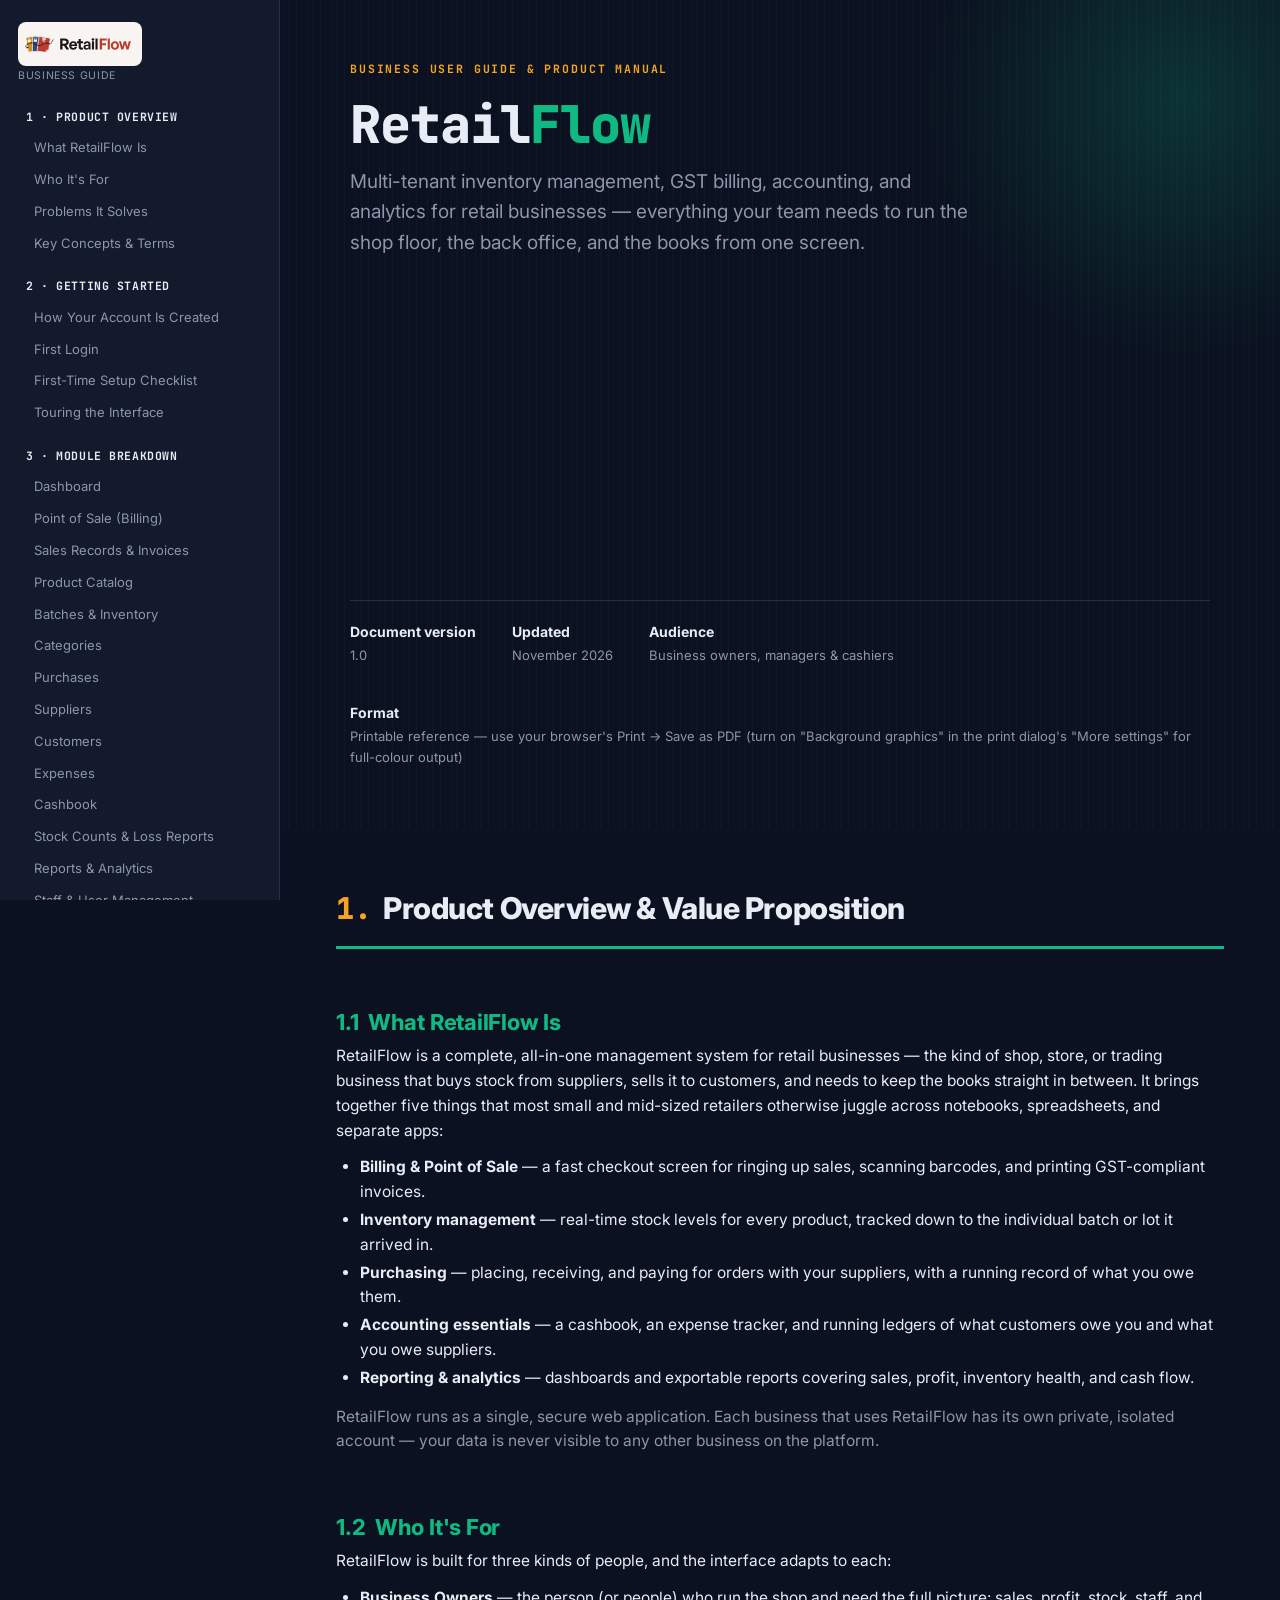
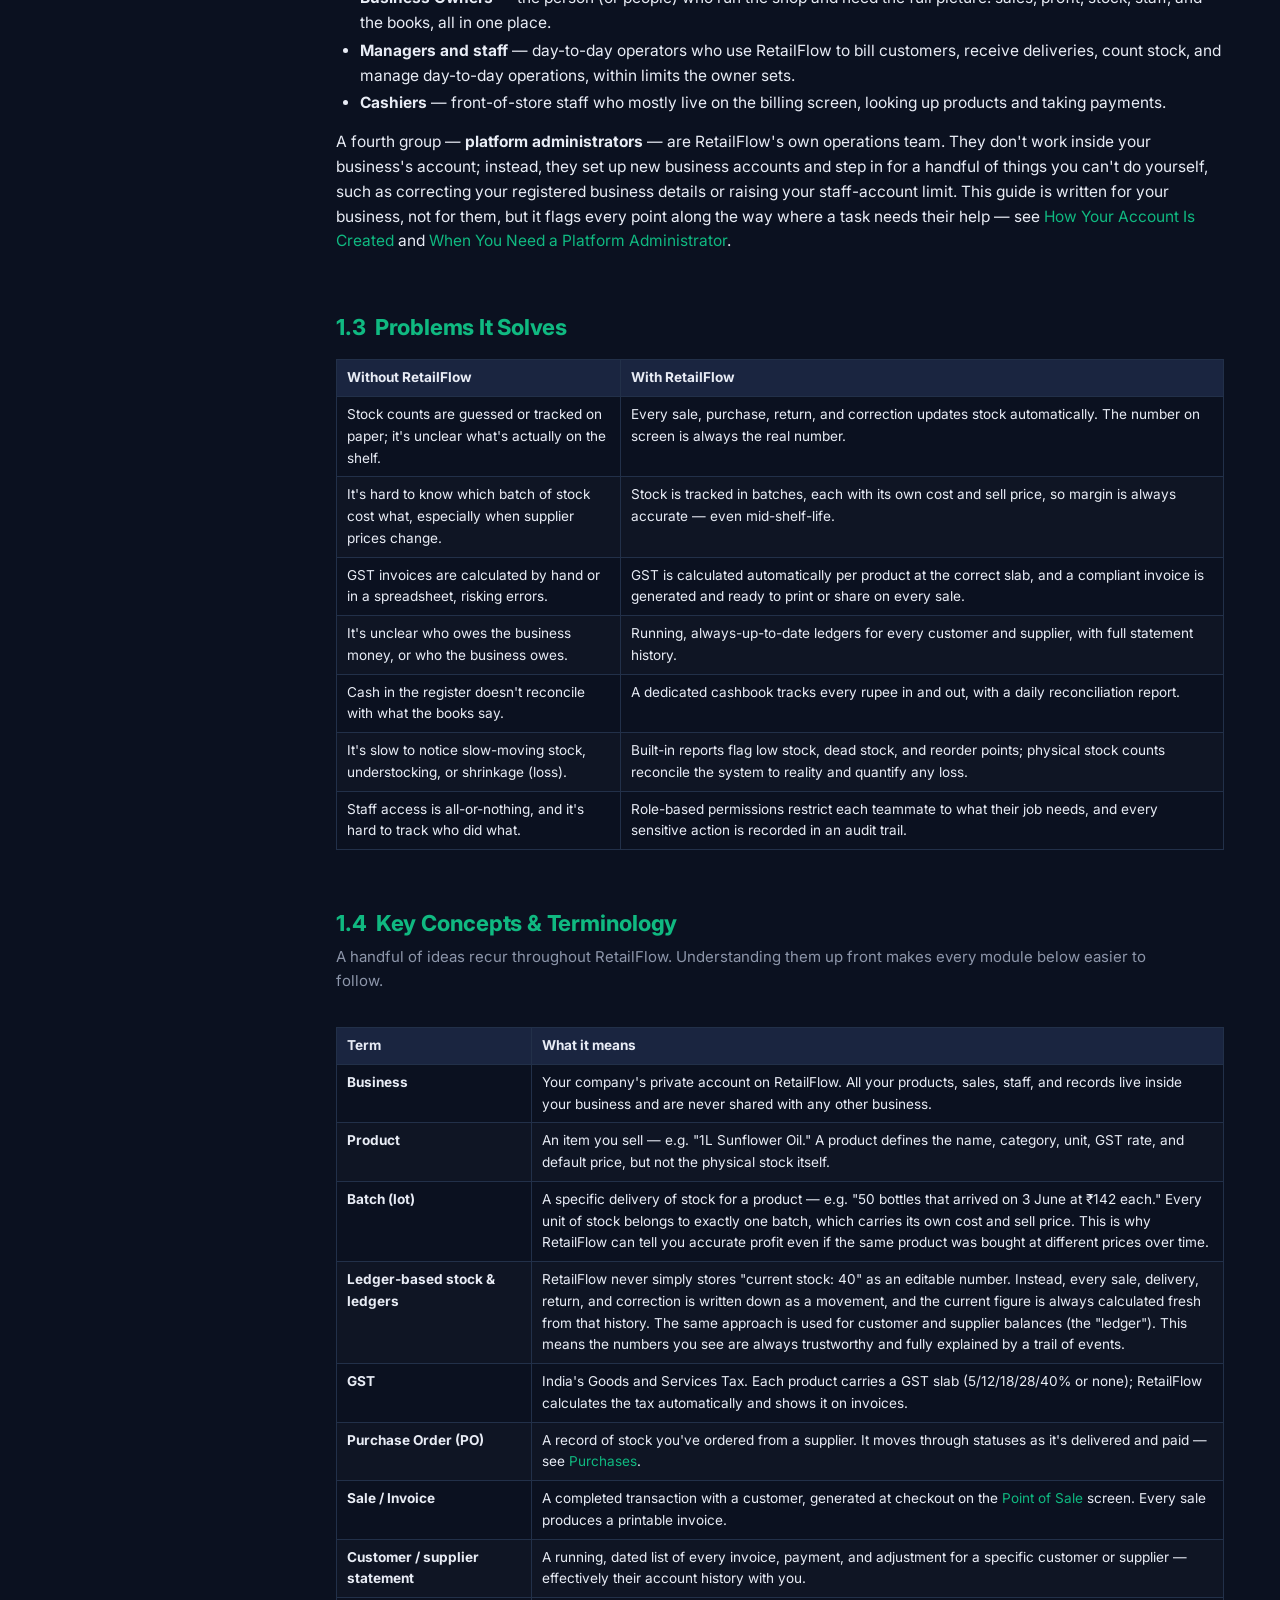
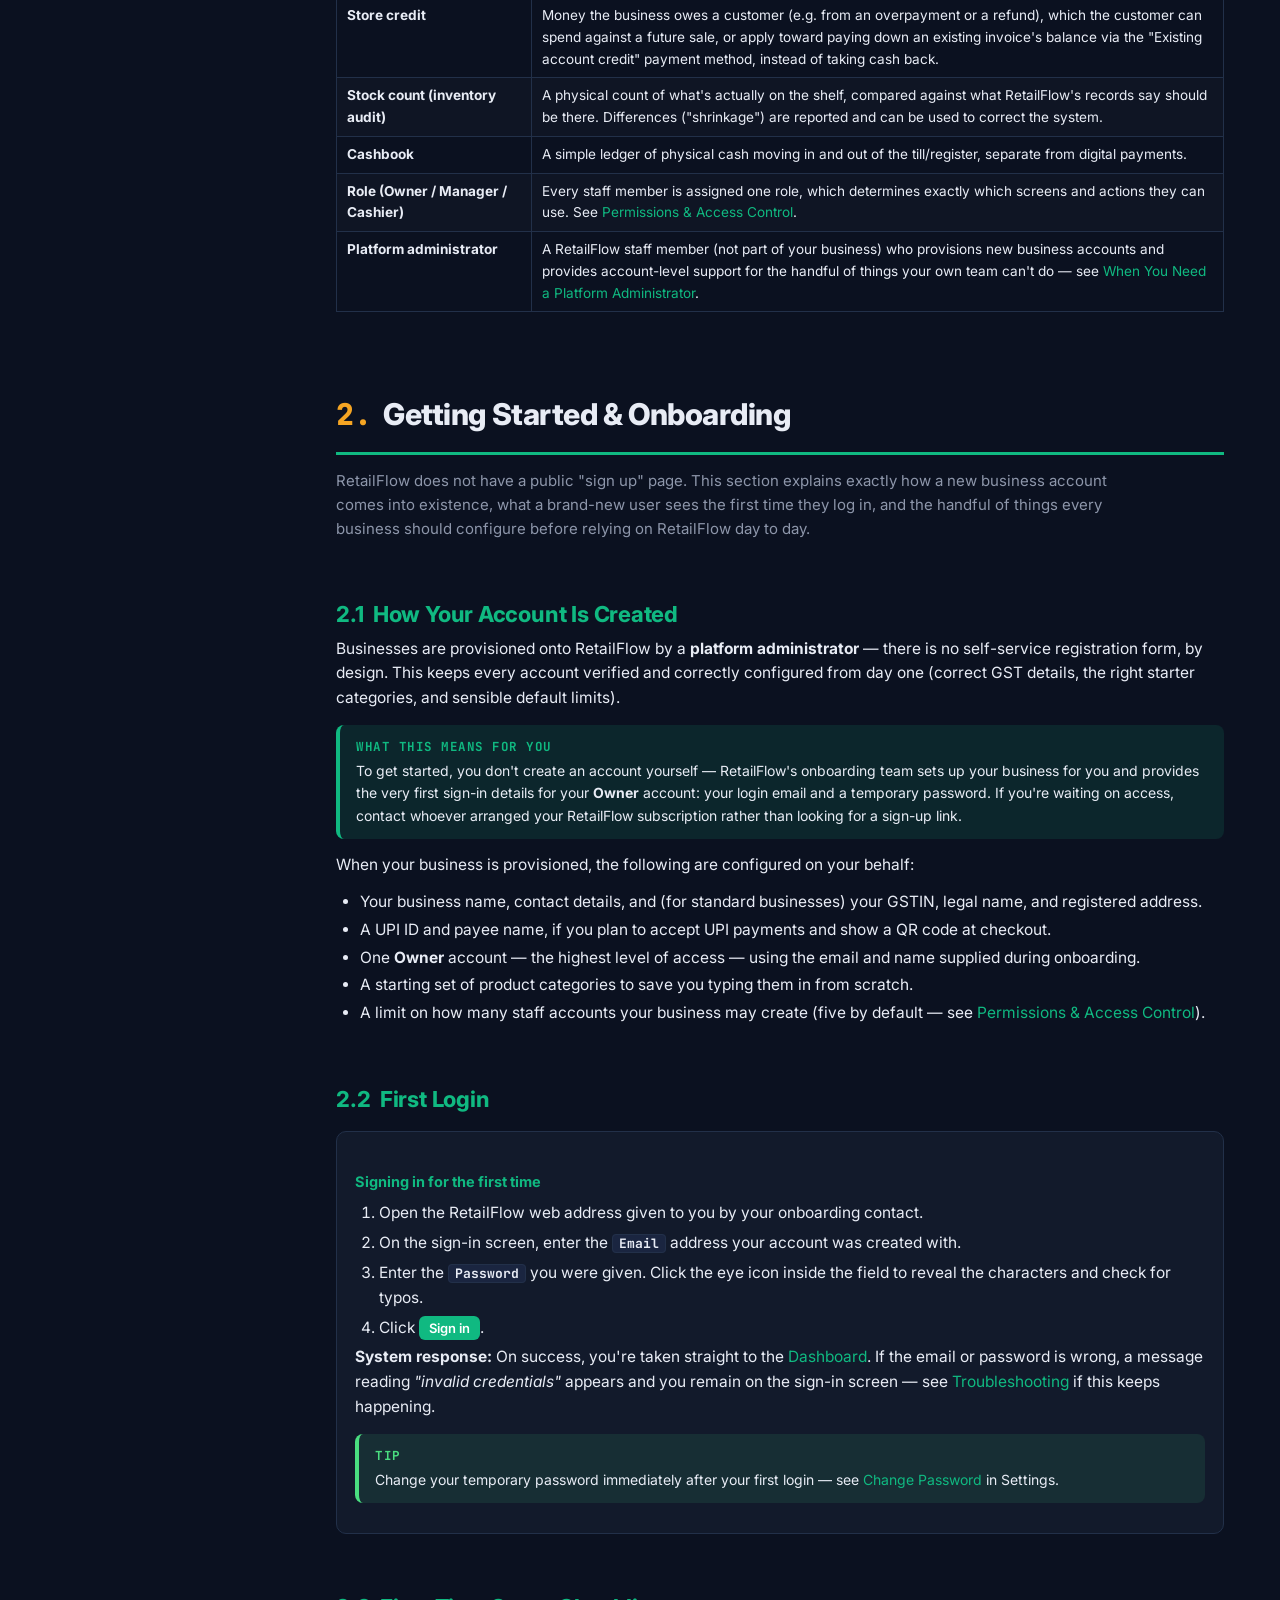
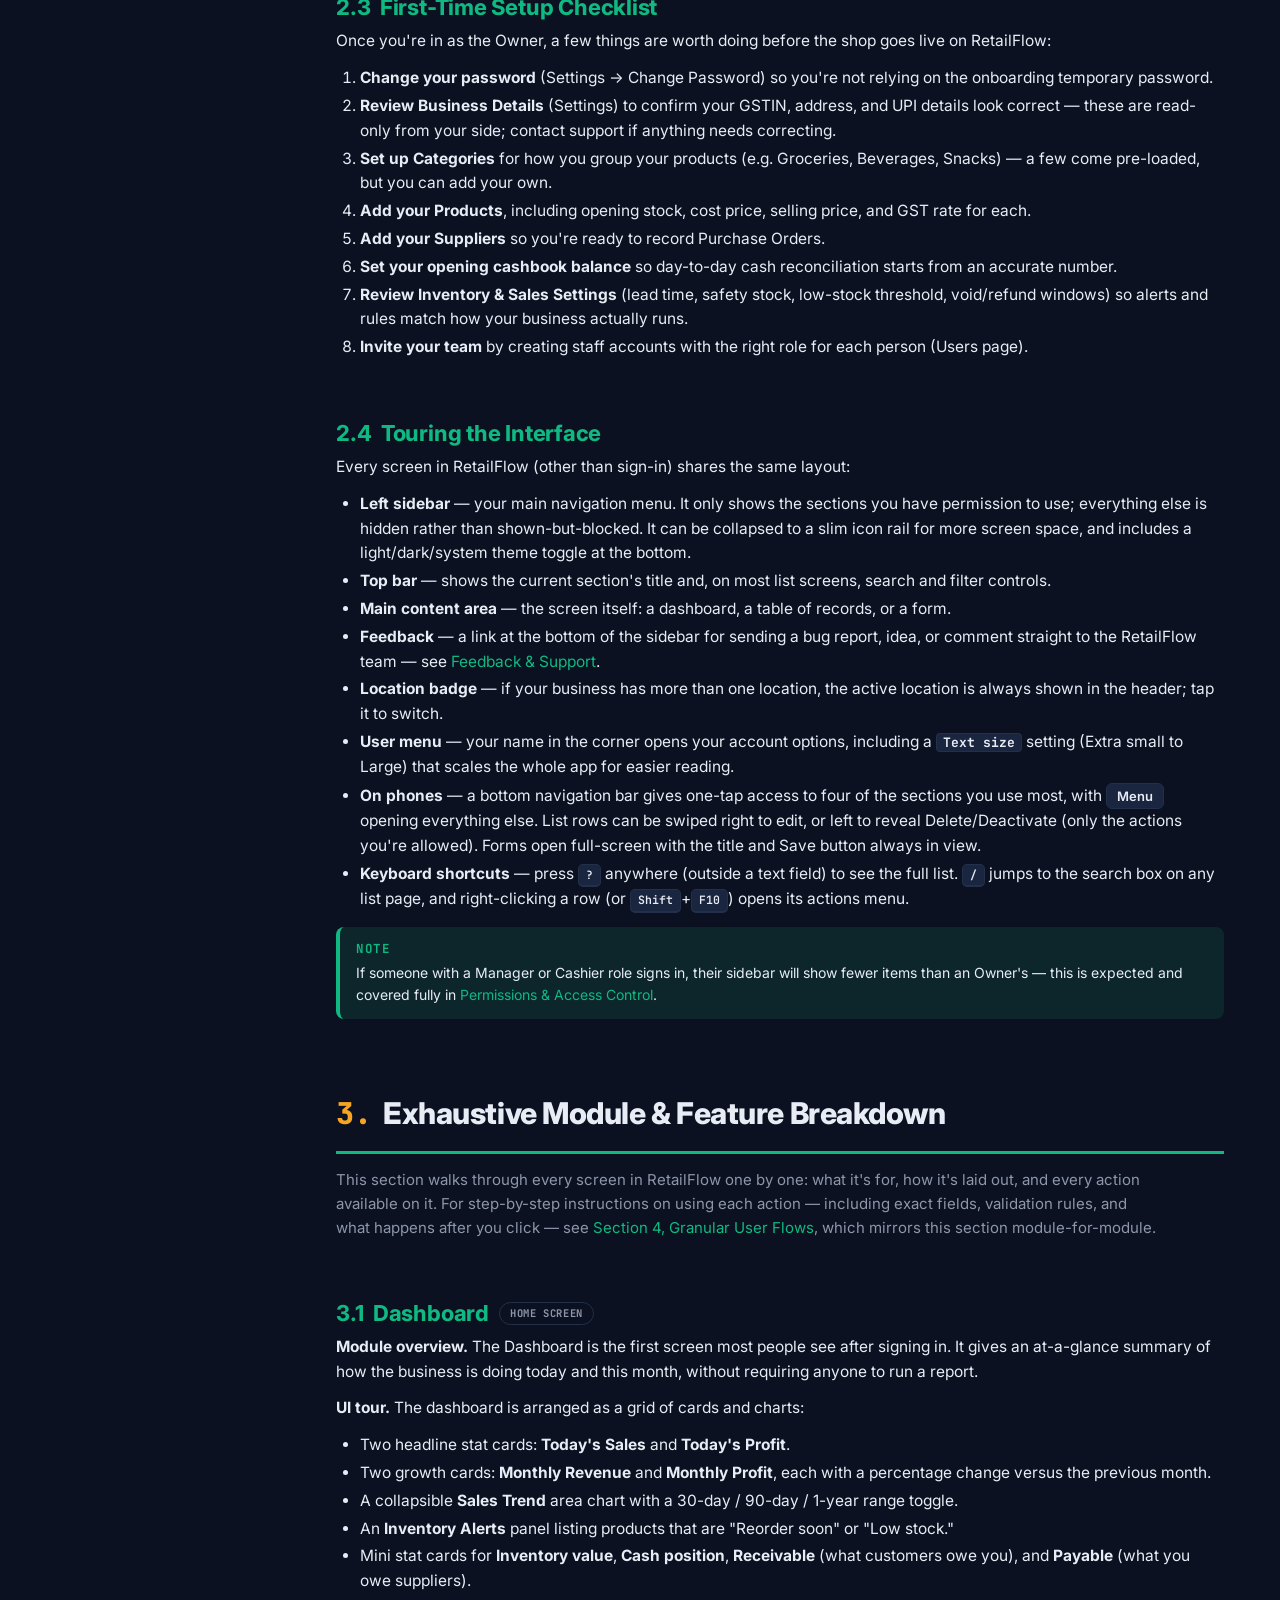
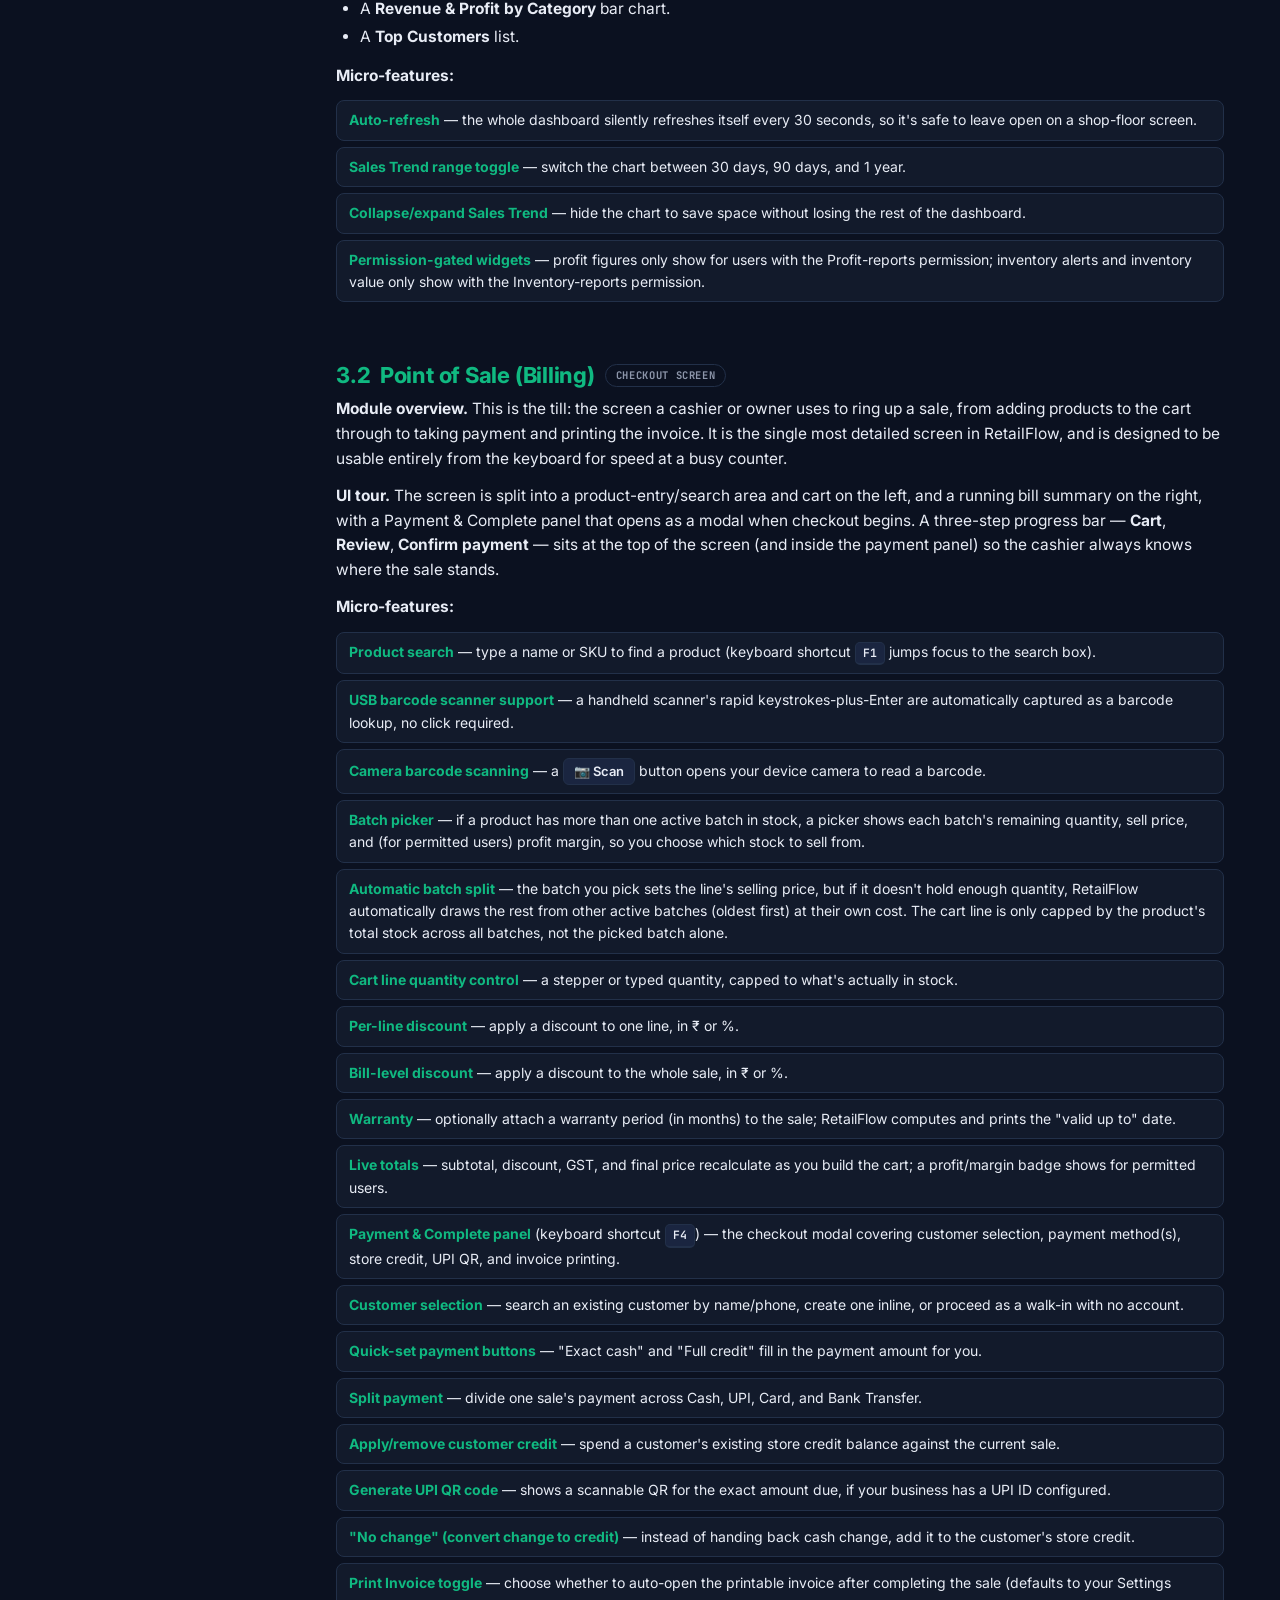
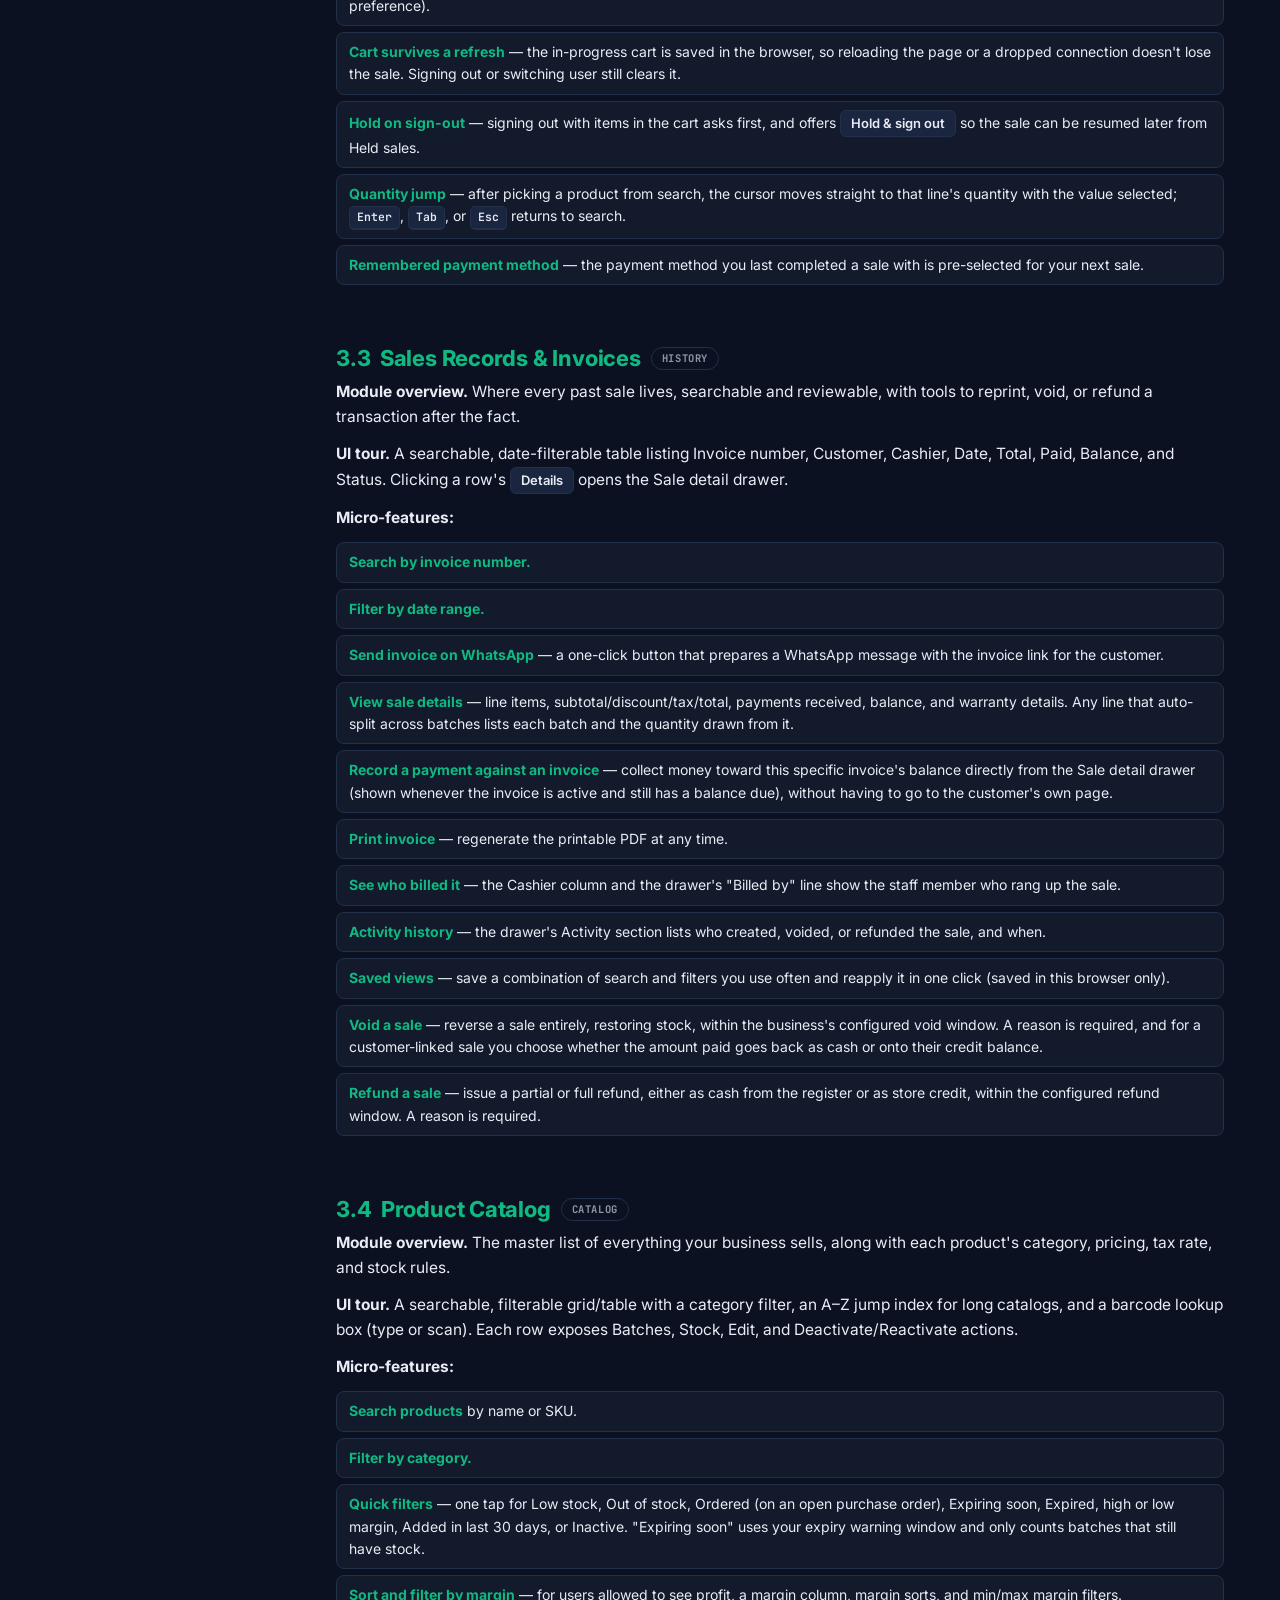
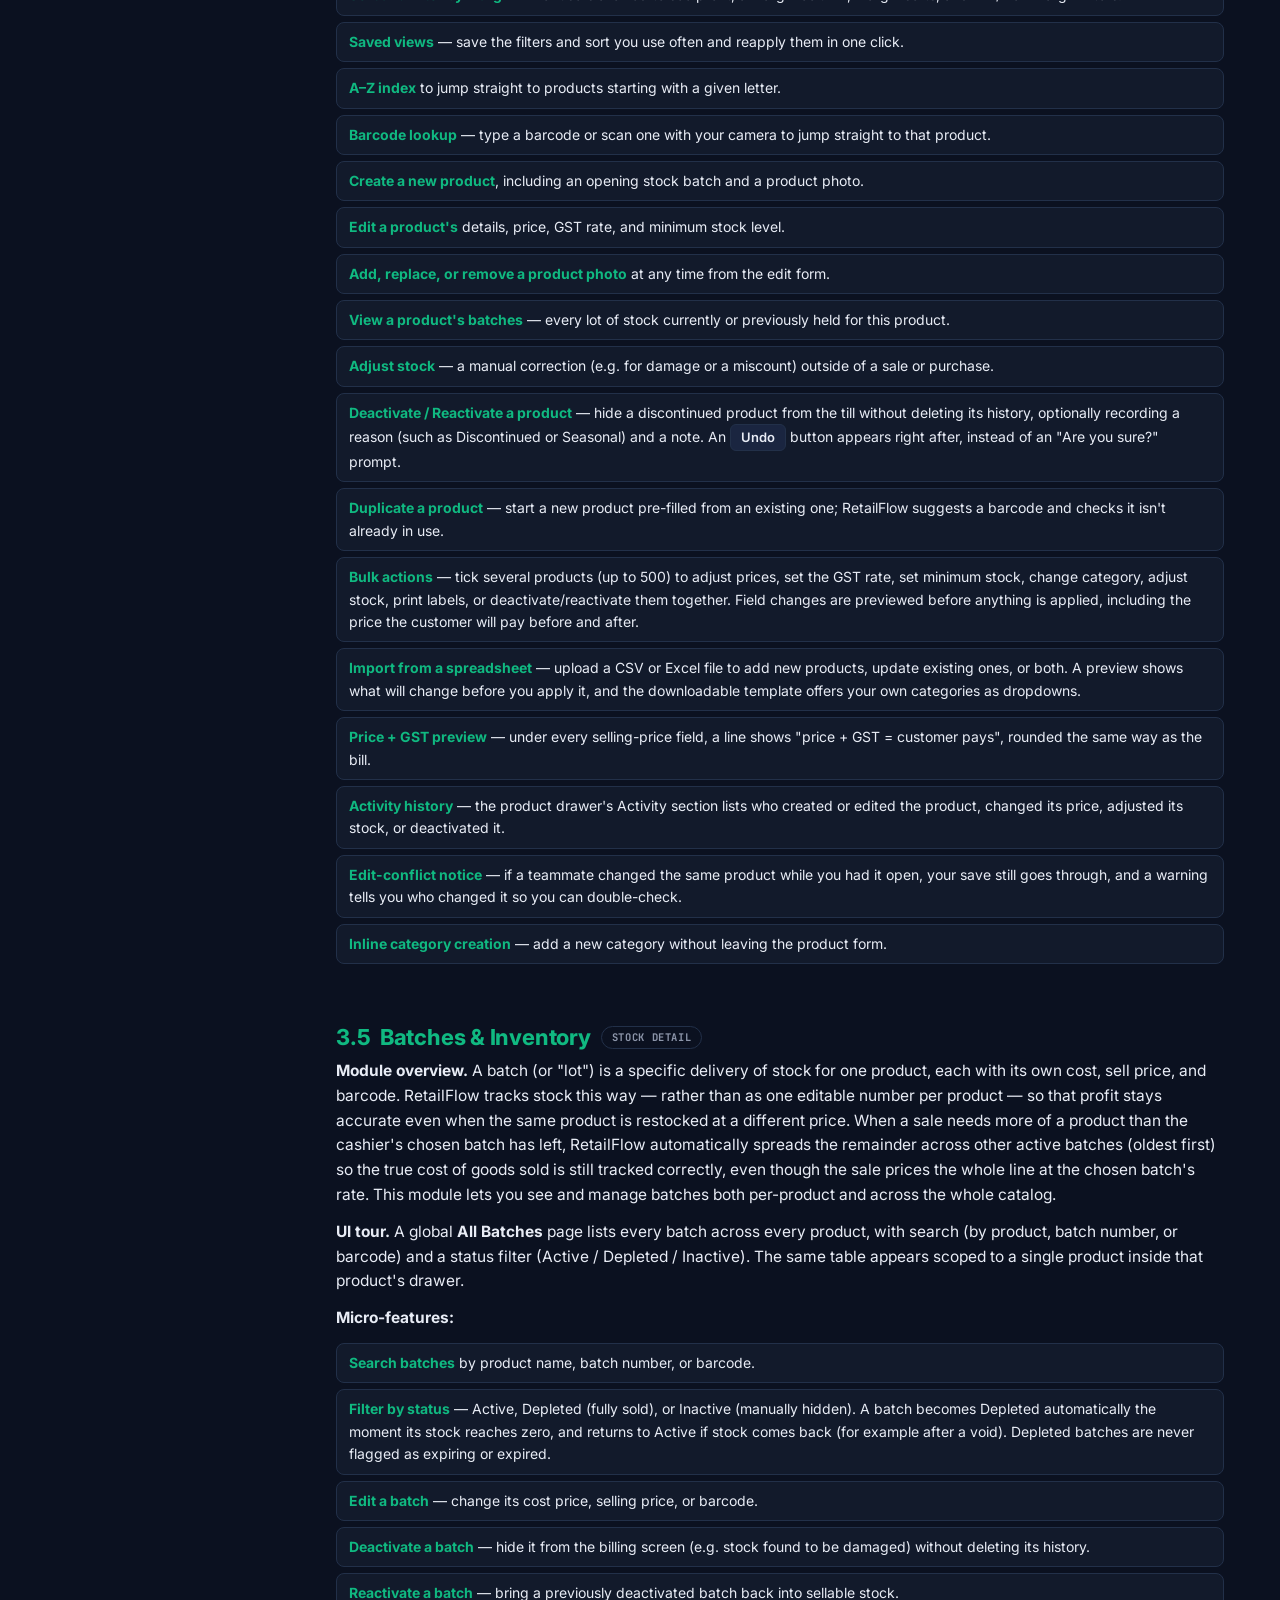
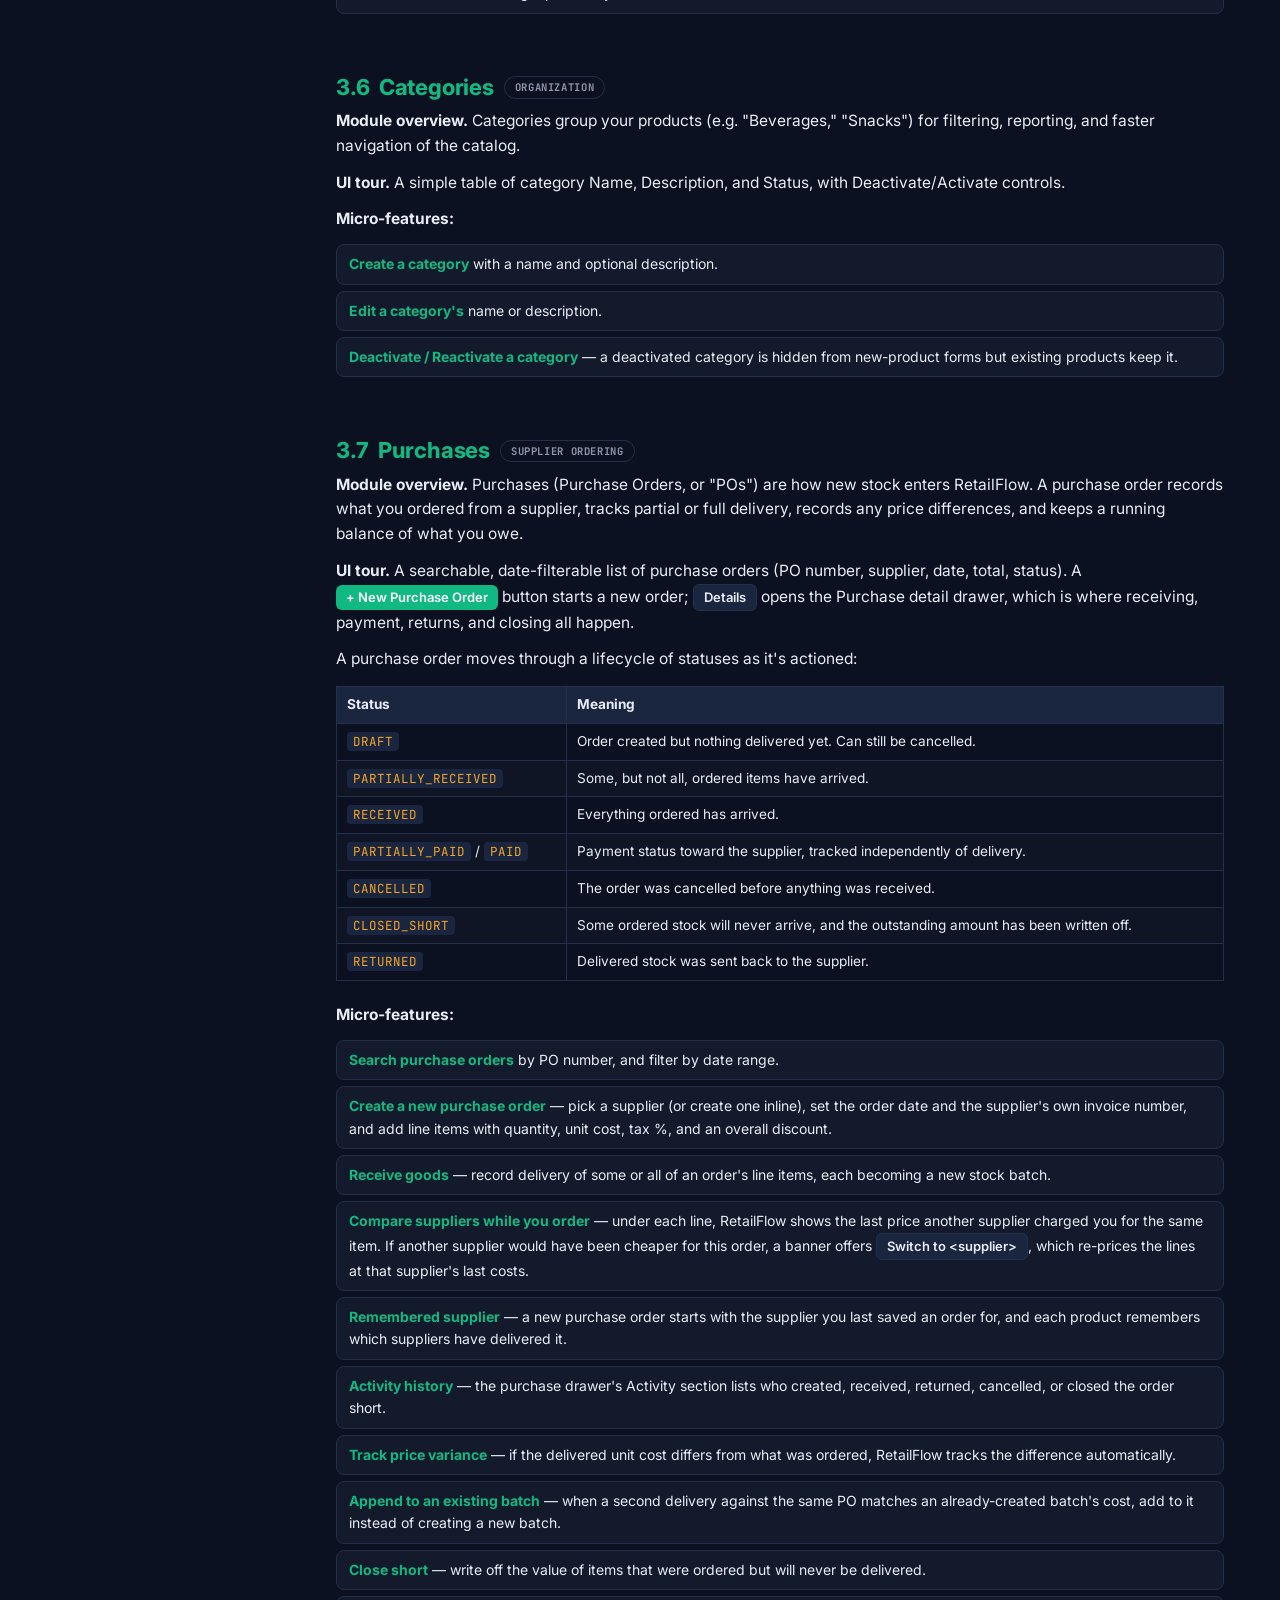
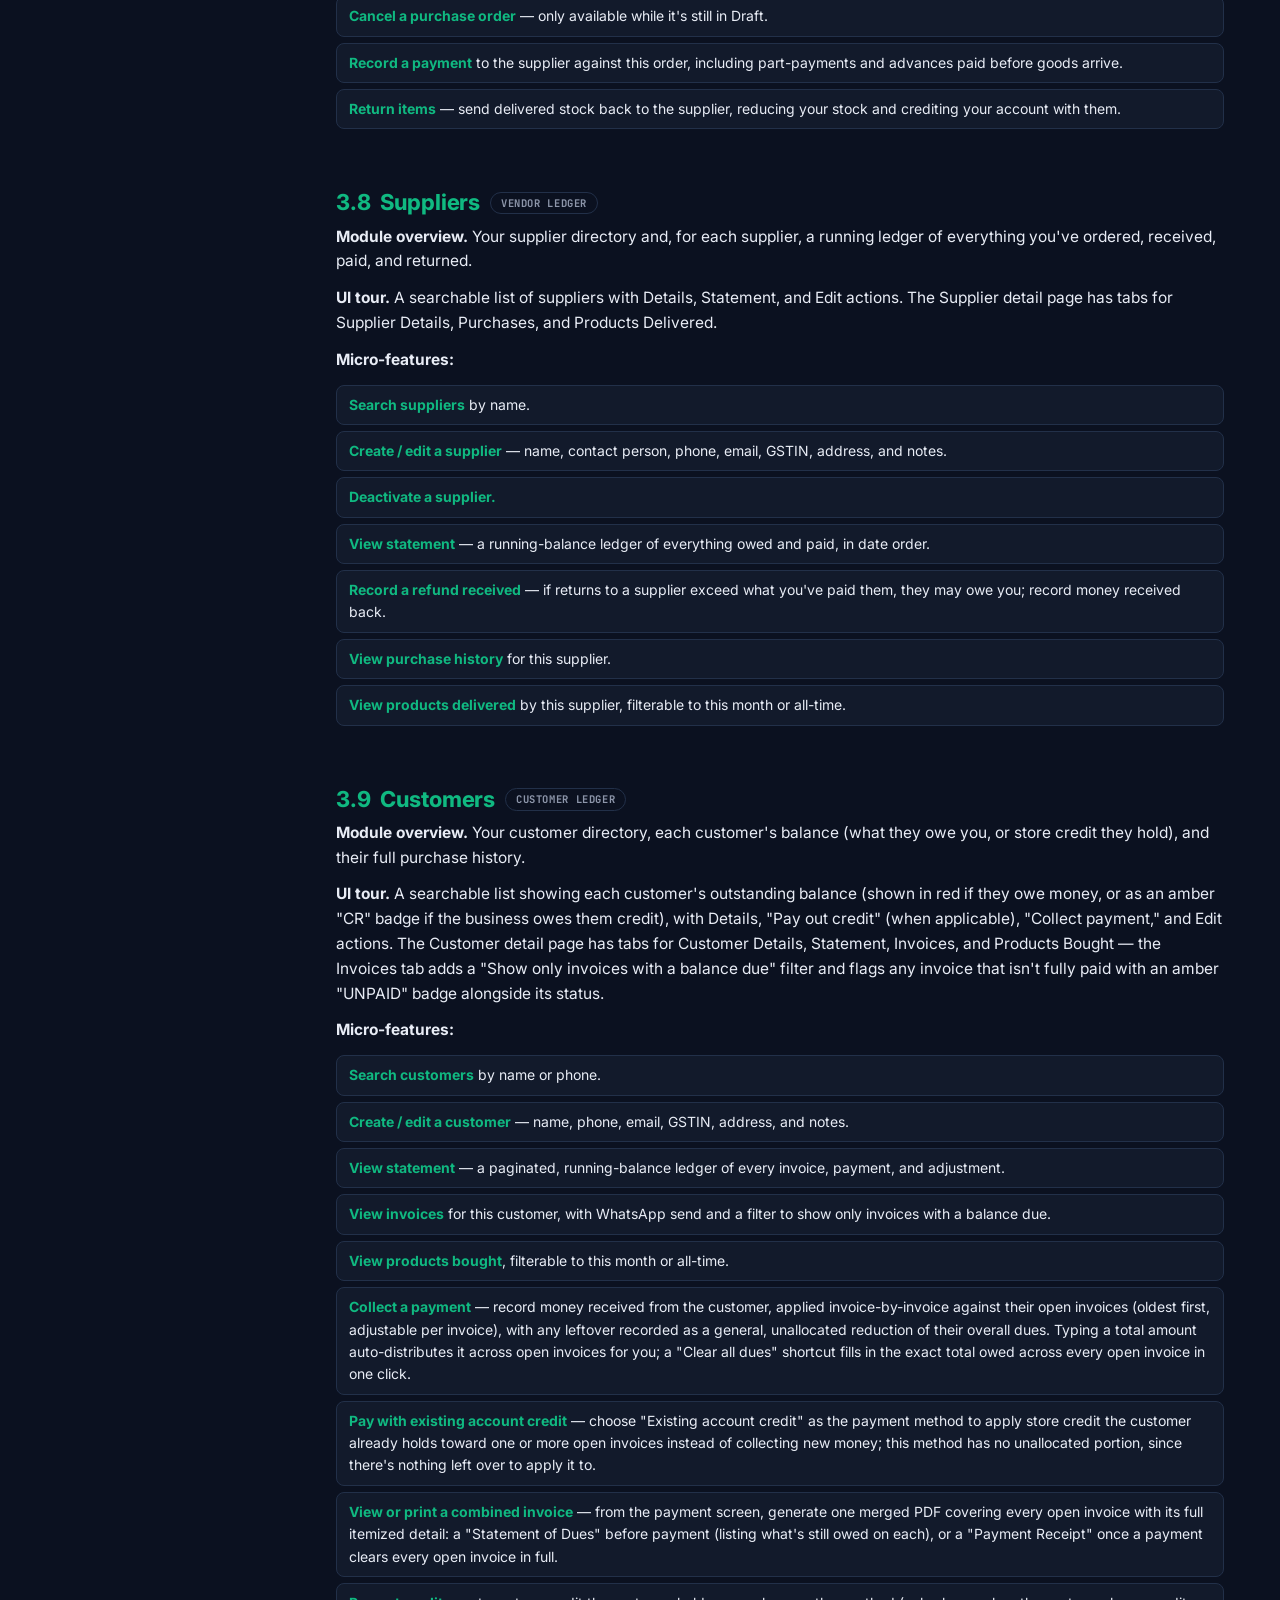
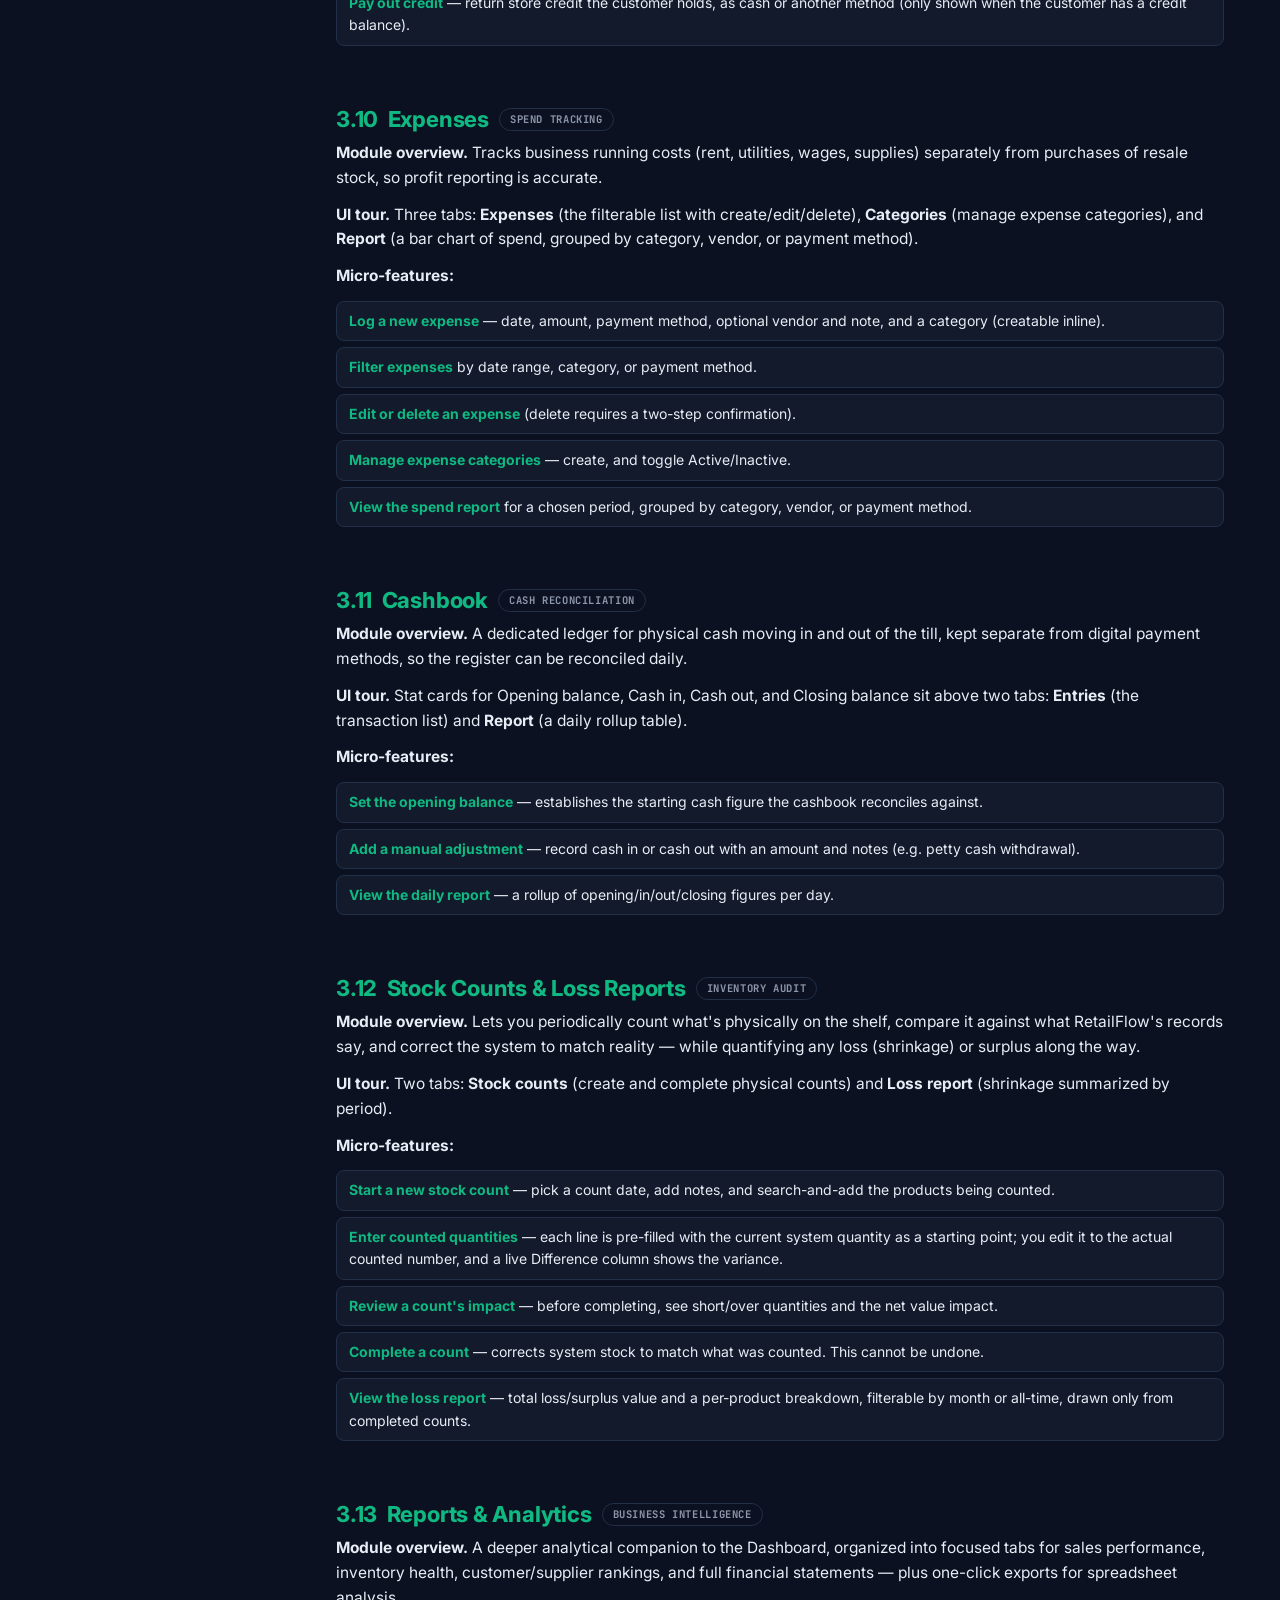
<file: business-guide.html>
<!DOCTYPE html>
<html lang="en-IN">
<head>
<meta charset="UTF-8">
<title>RetailFlow — Business User Guide &amp; Product Manual</title>
<meta name="viewport" content="width=device-width, initial-scale=1.0">
<meta name="description" content="The complete RetailFlow business user guide — every module, every flow, every permission, explained for owners, managers, and cashiers.">
<meta name="robots" content="index, follow">
<link rel="canonical" href="https://retailflow.co.in/business-guide.html">

<meta property="og:site_name" content="RetailFlow">
<meta property="og:title" content="RetailFlow — Business User Guide &amp; Product Manual">
<meta property="og:description" content="The complete RetailFlow business user guide — every module, every flow, every permission, explained for owners, managers, and cashiers.">
<meta property="og:type" content="article">
<meta property="og:url" content="https://retailflow.co.in/business-guide.html">
<meta property="og:locale" content="en_IN">
<meta name="twitter:card" content="summary">
<meta name="twitter:title" content="RetailFlow — Business User Guide &amp; Product Manual">
<meta name="twitter:description" content="The complete RetailFlow business user guide — every module, every flow, every permission, explained.">

<link rel="icon" href="favicon.ico" sizes="48x48">

<link rel="icon" type="image/svg+xml" href="favicon.svg?v=2026112002">

<link rel="apple-touch-icon" href="brand/web/apple-touch-icon.png">

<link rel="manifest" href="brand/web/site.webmanifest">
<meta name="theme-color" content="#0B1120">
<link rel="preconnect" href="https://fonts.googleapis.com">
<link rel="preconnect" href="https://fonts.gstatic.com" crossorigin>
<link href="https://fonts.googleapis.com/css2?family=JetBrains+Mono:wght@400;700;800&family=Inter:ital,wght@0,400;0,500;0,600;0,700;1,400&display=swap" rel="stylesheet">
<style>
  :root{
    --ground:#0B1120;
    --surface:#121A2B;
    --surface-2:#1A2540;
    --border:#223049;
    --text:#E8ECF5;
    --muted:#8D96AA;
    --faint:#6B7485;
    --dim:#5B6475;
    --ghost:#2A3344;
    --brand:#10B981;
    --brand-dim:rgba(16,185,129,0.12);
    --accent:#F5A523;
    --accent-dim:rgba(245,165,35,0.10);
    --green:#4ADE80;
    --green-dim:rgba(74,222,128,0.10);
    --red:#F87171;
    --red-dim:rgba(248,113,113,0.10);
    --mono:'JetBrains Mono', ui-monospace, Menlo, Consolas, monospace;
    --body:'Inter', system-ui, -apple-system, "Segoe UI", sans-serif;
    --r:10px;
    --sidebar-w:280px;
  }

  *{box-sizing:border-box;}
  html{scroll-behavior:smooth;}
  body{
    margin:0; background:var(--ground); color:var(--text);
    font-family:var(--body);
    line-height:1.6; font-size:15.5px;
    -webkit-font-smoothing:antialiased;
  }
  a{color:var(--brand); text-decoration:none;}
  a:hover{text-decoration:underline;}

  /* ---------- Layout shell ---------- */
  .shell{display:flex; max-width:1400px; margin:0 auto;}
  .sidebar{
    width:var(--sidebar-w); flex:none; position:sticky; top:0; height:100vh; overflow-y:auto;
    background:var(--surface); border-right:1px solid var(--border); padding:22px 18px 60px;
  }

  /* ---------- Mobile top bar / off-canvas nav ---------- */
  .mobile-topbar{display:none;}
  .nav-backdrop{display:none;}
  .menu-toggle{
    appearance:none; border:1px solid var(--border); background:var(--surface-2); color:var(--text);
    width:38px; height:38px; border-radius:8px; font-size:18px; line-height:1; flex:none; cursor:pointer;
  }
  .brandmark{display:flex; flex-direction:column; align-items:flex-start; gap:1px; margin-bottom:18px;}
  .brand-logo{
    font-family:var(--mono); font-weight:800; font-size:17px; letter-spacing:-0.5px; color:var(--text);
  }
  .brand-logo{display:inline-block; background:#F8F4F1; border-radius:8px; padding:6px 10px 6px 6px; line-height:0;}
  .brand-logo img{display:block; height:32px; width:auto;}
  .brand-logo:hover{text-decoration:none; opacity:.85;}
  .brand-sub{font-size:10.5px; color:var(--muted); letter-spacing:.06em; text-transform:uppercase; margin-top:1px;}
  .sidebar nav a{
    display:block; font-size:13px; color:var(--muted); padding:5px 8px; border-radius:6px; margin:1px 0;
  }
  .sidebar nav a.lvl1{font-weight:700; color:var(--text); margin-top:14px; font-size:11.5px; text-transform:uppercase; letter-spacing:.05em; font-family:var(--mono);}
  .sidebar nav a.lvl2{padding-left:16px;}
  .sidebar nav a.lvl3{padding-left:28px; font-size:12.2px; color:var(--faint);}
  .sidebar nav a:hover{background:var(--brand-dim); color:var(--brand); text-decoration:none;}
  .sidebar .back-link{
    display:flex; align-items:center; gap:6px; margin-top:22px; padding:9px 12px;
    font-size:12.5px; font-weight:600; color:var(--muted);
    background:var(--ground); border:1px solid var(--border); border-radius:7px;
  }
  .sidebar .back-link:hover{color:var(--brand); border-color:var(--brand); text-decoration:none;}

  main{flex:1; min-width:0; padding:0 0 80px;}
  .page-pad{padding:0 56px;}

  /* ---------- Cover ---------- */
  .cover{
    min-height:92vh; display:flex; flex-direction:column; justify-content:center;
    padding:60px 70px; background:var(--ground);
    color:var(--text); position:relative; overflow:hidden;
  }
  .cover::before{
    content:""; position:absolute; inset:0; pointer-events:none;
    background-image:
      repeating-linear-gradient(90deg,
        transparent 0px, transparent 3px,
        rgba(16,185,129,0.05) 3px, rgba(16,185,129,0.05) 4px,
        transparent 4px, transparent 8px,
        rgba(16,185,129,0.035) 8px, rgba(16,185,129,0.035) 10px,
        transparent 10px, transparent 16px,
        rgba(16,185,129,0.05) 16px, rgba(16,185,129,0.05) 17px,
        transparent 17px, transparent 24px
      );
  }
  .cover::after{
    content:""; position:absolute; right:-160px; top:-160px; width:520px; height:520px; border-radius:50%;
    background:radial-gradient(ellipse at center, rgba(16,185,129,0.20) 0%, transparent 70%);
  }
  .cover .eyebrow{
    font-family:var(--mono); text-transform:uppercase; letter-spacing:.16em; font-size:11.5px;
    color:var(--accent); font-weight:700; margin-bottom:20px; position:relative;
  }
  .cover h1{
    font-family:var(--mono); font-size:52px; margin:0 0 14px; line-height:1.05; font-weight:800;
    letter-spacing:-0.02em; position:relative;
  }
  .cover h1 .kw{color:var(--brand);}
  .cover .tagline{font-size:19px; max-width:640px; color:var(--muted); margin-bottom:34px; position:relative;}
  .cover .meta-row{
    display:flex; gap:36px; flex-wrap:wrap; font-size:13px; color:var(--muted);
    border-top:1px solid var(--border); padding-top:20px; margin-top:auto; position:relative;
  }
  .cover .meta-row div b{display:block; font-size:14px; margin-bottom:2px; color:var(--text);}

  /* ---------- Typography ---------- */
  h2.section-title{
    font-size:30px; font-weight:800; color:var(--text); margin:0 0 6px; padding-top:56px; letter-spacing:-0.015em;
    border-bottom:3px solid var(--brand); padding-bottom:14px; display:flex; align-items:baseline; gap:12px;
  }
  h2.section-title .num{font-family:var(--mono); color:var(--accent); font-variant-numeric:tabular-nums;}
  .section-intro{color:var(--muted); font-size:15px; max-width:820px; margin:14px 0 34px;}
  h3.mod-title{
    font-size:22px; font-weight:750; color:var(--brand); margin:46px 0 4px; padding-top:10px;
    display:flex; align-items:center; gap:10px; letter-spacing:-0.01em;
  }
  h3.mod-title .tag{
    font-family:var(--mono); font-size:10.5px; text-transform:uppercase; letter-spacing:.06em; font-weight:700;
    color:var(--muted); background:var(--ground); border:1px solid var(--border); border-radius:20px; padding:2px 10px;
  }
  h3.sub-title{font-size:16.5px; font-weight:700; color:var(--text); margin:26px 0 8px; padding-bottom:6px; border-bottom:1px solid var(--border);}
  h4.flow-title{font-size:14.5px; font-weight:700; color:var(--brand); margin:22px 0 6px;}
  p{margin:0 0 12px;}
  ul,ol{margin:6px 0 14px; padding-left:24px;}
  li{margin:3px 0;}
  .lede{color:var(--muted);}

  /* ---------- UI element styling ---------- */
  kbd, .ui-key{
    display:inline-block; font-family:var(--mono); font-size:11.5px;
    background:var(--surface-2); border:1px solid var(--border); border-bottom-width:2px; border-radius:5px;
    padding:1px 7px; color:var(--text); font-weight:600;
  }
  .btn{
    display:inline-block; font-weight:600; font-size:13px; background:var(--brand); color:#fff !important;
    padding:2px 10px; border-radius:6px; text-decoration:none !important; white-space:nowrap;
  }
  .btn.secondary{background:var(--surface-2); color:var(--text) !important; border:1px solid var(--border);}
  .btn.danger{background:var(--red); color:#2a0a0a !important;}
  .field-label{
    font-weight:700; color:var(--text); background:var(--surface-2); border:1px solid var(--border); border-radius:4px;
    padding:0 6px; font-size:13px; font-family:var(--mono);
  }

  /* ---------- Callouts ---------- */
  .callout{border-left:4px solid; border-radius:8px; padding:12px 16px; margin:14px 0; font-size:14px; background:var(--surface);}
  .callout .callout-title{font-weight:700; display:block; margin-bottom:3px; font-size:12.5px; text-transform:uppercase; letter-spacing:.04em; font-family:var(--mono);}
  .callout.note{background:var(--brand-dim); border-color:var(--brand);}
  .callout.note .callout-title{color:var(--brand);}
  .callout.tip{background:var(--green-dim); border-color:var(--green);}
  .callout.tip .callout-title{color:var(--green);}
  .callout.warn{background:var(--accent-dim); border-color:var(--accent);}
  .callout.warn .callout-title{color:var(--accent);}
  .callout.danger{background:var(--red-dim); border-color:var(--red); color:var(--text);}
  .callout.danger .callout-title{color:var(--red);}

  /* ---------- Tables ---------- */
  .table-scroll{overflow-x:auto; margin:14px 0 22px; -webkit-overflow-scrolling:touch;}
  .table-scroll table{margin:0;}
  table{width:100%; border-collapse:collapse; margin:14px 0 22px; font-size:13.6px;}
  caption{text-align:left; font-size:12px; color:var(--faint); margin-bottom:6px;}
  th,td{border:1px solid var(--border); padding:7px 10px; text-align:left; vertical-align:top;}
  th{background:var(--surface-2); font-weight:700; color:var(--text);}
  tr:nth-child(even) td{background:rgba(255,255,255,0.015);}
  td code, p code{background:var(--surface-2); padding:1px 6px; border-radius:4px; font-size:12.5px; font-family:var(--mono); color:var(--accent);}

  /* ---------- Micro-feature / flow cards ---------- */
  .feature-list{list-style:none; margin:10px 0 20px; padding:0;}
  .feature-list li{
    padding:8px 12px; margin:6px 0; background:var(--surface); border:1px solid var(--border); border-radius:8px;
    font-size:14px;
  }
  .feature-list li b{color:var(--brand);}
  .flow{border:1px solid var(--border); border-radius:10px; padding:16px 18px; margin:14px 0 26px; background:var(--surface);}
  .flow ol{margin:8px 0 4px;}
  .flow ol li{margin:5px 0;}
  .flow-meta{display:flex; gap:8px; flex-wrap:wrap; margin:8px 0 4px;}
  .badge{font-family:var(--mono); font-size:10.8px; font-weight:700; text-transform:uppercase; letter-spacing:.03em; padding:2px 9px; border-radius:20px;}
  .badge.perm{background:var(--accent-dim); color:var(--accent); border:1px solid var(--accent);}
  .badge.owner{background:var(--accent-dim); color:var(--accent); border:1px solid var(--accent);}
  .badge.manager{background:var(--brand-dim); color:var(--brand); border:1px solid var(--brand);}
  .badge.cashier{background:var(--green-dim); color:var(--green); border:1px solid var(--green);}

  .toc-grid{display:grid; grid-template-columns:1fr 1fr; gap:4px 40px; margin:20px 0;}
  .toc-grid a{font-size:14.5px; padding:6px 0; border-bottom:1px dashed var(--border); display:flex; justify-content:space-between;}
  .toc-grid a .n{color:var(--faint); font-size:12px;}

  .quote-bar{border-left:3px solid var(--brand); padding-left:14px; color:var(--muted); font-style:italic; margin:14px 0;}

  footer.doc-footer{padding:40px 56px; color:var(--faint); font-size:12px; border-top:1px solid var(--border); margin-top:60px;}

  .pill-row{display:flex; gap:8px; flex-wrap:wrap; margin:10px 0 18px;}
  .pill{background:var(--surface); border:1px solid var(--border); border-radius:20px; padding:4px 12px; font-size:12.5px; color:var(--muted);}

  /* ---------- Print ---------- */
  @media print{
    :root{
      --ground:#ffffff; --surface:#ffffff; --surface-2:#f2f2f5; --border:#ccc;
      --text:#111; --muted:#333; --faint:#555;
      --brand:#5b4fd6; --brand-dim:#ece9fb;
      --accent:#946015; --accent-dim:#f5ecd9;
      --green:#1f7a44; --green-dim:#e6f5ec;
      --red:#a33; --red-dim:#fbe9e9;
    }
    * { -webkit-print-color-adjust:exact; print-color-adjust:exact; color-adjust:exact; }
    .sidebar, .mobile-topbar, .nav-backdrop{display:none;}
    .shell{display:block; max-width:none;}
    .table-scroll{overflow-x:visible;}
    main{padding:0;}
    .page-pad{padding:0 8mm;}
    body{font-size:10.6pt; background:#fff;}
    .cover{min-height:100vh; page-break-after:always; padding:22mm 18mm;}
    h2.section-title{page-break-before:always; padding-top:0;}
    h2.section-title:first-of-type{page-break-before:auto;}
    h3.mod-title{page-break-before:auto; break-inside:avoid;}
    h3.sub-title, h4.flow-title{break-after:avoid;}
    .flow, .feature-list li, table, .callout{break-inside:avoid;}
    a{color:var(--brand); text-decoration:none;}
    a[href^="#"]::after{content:""; }
    .no-print{display:none !important;}
    @page{ margin:16mm 14mm; }
    @page{ @bottom-center{ content: "RetailFlow Business Guide  •  Page " counter(page); font-size:9pt; color:#777; } }
  }

  @media (max-width:900px){
    .mobile-topbar{
      display:flex; align-items:center; gap:12px; position:sticky; top:0; z-index:60;
      background:rgba(11,17,32,0.9); backdrop-filter:blur(14px); border-bottom:1px solid var(--border); padding:10px 16px;
    }
    .shell{position:relative;}
    .sidebar{
      position:fixed; top:0; left:0; height:100dvh; z-index:80; box-sizing:border-box;
      width:min(84vw,320px); transform:translateX(-100%); transition:transform .25s ease;
      box-shadow:0 0 40px rgba(0,0,0,0);
    }
    body.nav-open .sidebar{transform:translateX(0); box-shadow:12px 0 32px rgba(0,0,0,.5);}
    body.nav-open .nav-backdrop{
      display:block; position:fixed; inset:0; background:rgba(5,4,14,.6); z-index:70;
    }
    body.nav-open{overflow:hidden;}
    .page-pad{padding:0 20px;}
    .cover{padding:40px 26px; min-height:auto;}
    .cover h1{font-size:34px;}
    .cover .tagline{font-size:16px;}
    .toc-grid{grid-template-columns:1fr;}
    h2.section-title{font-size:24px; padding-top:36px; flex-wrap:wrap;}
    h3.mod-title{font-size:19px; margin-top:34px;}
    table{font-size:12.5px;}
    th,td{padding:6px 8px;}
  }

  @media (max-width:480px){
    body{font-size:14.5px;}
    .page-pad{padding:0 14px;}
    .cover{padding:30px 18px;}
    .cover h1{font-size:27px;}
    .cover .tagline{font-size:14.5px;}
    .cover .meta-row{gap:18px 24px;}
    h2.section-title{font-size:20px;}
    h3.mod-title{font-size:17px;}
    .flow{padding:12px 14px;}
    footer.doc-footer{padding:30px 14px;}
  }

  /* ---------- Touch targets (drawer nav + coarse pointers) ---------- */
  @media screen and (max-width:900px), screen and (pointer:coarse){
    .menu-toggle{width:44px; height:44px;}
    .sidebar nav a{display:flex; align-items:center; min-height:44px; padding-top:8px; padding-bottom:8px; line-height:1.3;}
    .sidebar nav a.lvl1{font-size:12.5px;}
    .sidebar .back-link{min-height:44px;}
    .toc-grid a{min-height:44px; align-items:center;}
  }

  /* ---------- Phones: no sideways scroll, readable small text ---------- */
  @media screen and (max-width:640px){
    main{overflow-wrap:break-word;}
    code, td code, p code, .field-label, .btn{overflow-wrap:anywhere; word-break:break-word;}
    .btn{white-space:normal;}
    .brand-sub, .cover .eyebrow, kbd, .ui-key, .badge, h3.mod-title .tag{font-size:12px;}
    h3.mod-title{flex-wrap:wrap;}

    /* Restack tables into label/value cards (labels copied from thead by script) */
    .table-scroll{overflow-x:visible;}
    .table-scroll table, .table-scroll tbody, .table-scroll tr, .table-scroll td{display:block; width:100%;}
    .table-scroll table{border:0; font-size:14px;}
    .table-scroll thead{
      position:absolute; width:1px; height:1px; margin:-1px; padding:0; border:0;
      overflow:hidden; clip:rect(0 0 0 0); clip-path:inset(50%); white-space:nowrap;
    }
    .table-scroll tr{border:1px solid var(--border); border-radius:8px; margin:0 0 10px; background:var(--surface); overflow:hidden;}
    .table-scroll tr:nth-child(even) td{background:transparent;}
    .table-scroll td{border:0; border-top:1px solid var(--border); padding:9px 12px; overflow-wrap:anywhere;}
    .table-scroll td:first-child{border-top:0; background:var(--surface-2) !important;}
    .table-scroll td[data-label]::before{
      content:attr(data-label); display:block; margin-bottom:2px;
      font-family:var(--mono); font-size:12px; font-weight:700; text-transform:uppercase; letter-spacing:.04em; color:var(--muted);
    }
  }
</style>
<script type="application/ld+json">
{
  "@context": "https://schema.org",
  "@type": "BreadcrumbList",
  "itemListElement": [
    { "@type": "ListItem", "position": 1, "name": "Home", "item": "https://retailflow.co.in/" },
    { "@type": "ListItem", "position": 2, "name": "Business User Guide", "item": "https://retailflow.co.in/business-guide.html" }
  ]
}
</script>

<script defer data-domain="retailflow.co.in" src="https://plausible.io/js/script.js"></script>
</head>
<body>
<div class="mobile-topbar no-print">
  <button class="menu-toggle" id="navToggle" aria-label="Toggle table of contents" aria-expanded="false" aria-controls="guideNav">☰</button>
  <div class="brandmark" style="margin-bottom:0">
    <a href="index.html" class="brand-logo"><img src="brand/lockups/retailflow-horizontal.svg" alt="RetailFlow" width="108" height="32"></a>
    <div class="brand-sub">Business Guide</div>
  </div>
</div>
<div class="nav-backdrop no-print" id="navBackdrop"></div>
<div class="shell">

  <aside class="sidebar no-print" id="guideNav">
    <div class="brandmark">
      <a href="index.html" class="brand-logo"><img src="brand/lockups/retailflow-horizontal.svg" alt="RetailFlow" width="108" height="32"></a>
      <div class="brand-sub">Business Guide</div>
    </div>
    <nav>
      <a class="lvl1" href="#sec-1">1 · Product Overview</a>
      <a class="lvl2" href="#sec-1-1">What RetailFlow Is</a>
      <a class="lvl2" href="#sec-1-2">Who It's For</a>
      <a class="lvl2" href="#sec-1-3">Problems It Solves</a>
      <a class="lvl2" href="#sec-1-4">Key Concepts &amp; Terms</a>

      <a class="lvl1" href="#sec-2">2 · Getting Started</a>
      <a class="lvl2" href="#sec-2-1">How Your Account Is Created</a>
      <a class="lvl2" href="#sec-2-2">First Login</a>
      <a class="lvl2" href="#sec-2-3">First-Time Setup Checklist</a>
      <a class="lvl2" href="#sec-2-4">Touring the Interface</a>

      <a class="lvl1" href="#sec-3">3 · Module Breakdown</a>
      <a class="lvl2" href="#mod-dashboard">Dashboard</a>
      <a class="lvl2" href="#mod-pos">Point of Sale (Billing)</a>
      <a class="lvl2" href="#mod-sales">Sales Records &amp; Invoices</a>
      <a class="lvl2" href="#mod-products">Product Catalog</a>
      <a class="lvl2" href="#mod-batches">Batches &amp; Inventory</a>
      <a class="lvl2" href="#mod-categories">Categories</a>
      <a class="lvl2" href="#mod-purchases">Purchases</a>
      <a class="lvl2" href="#mod-suppliers">Suppliers</a>
      <a class="lvl2" href="#mod-customers">Customers</a>
      <a class="lvl2" href="#mod-expenses">Expenses</a>
      <a class="lvl2" href="#mod-cashbook">Cashbook</a>
      <a class="lvl2" href="#mod-audits">Stock Counts &amp; Loss Reports</a>
      <a class="lvl2" href="#mod-reports">Reports &amp; Analytics</a>
      <a class="lvl2" href="#mod-users">Staff &amp; User Management</a>
      <a class="lvl2" href="#mod-auditlog">Audit Log</a>
      <a class="lvl2" href="#mod-settings">Settings</a>
      <a class="lvl2" href="#mod-feedback">Feedback &amp; Support</a>

      <a class="lvl1" href="#sec-4">4 · Granular User Flows</a>
      <a class="lvl2" href="#flow-dashboard">Dashboard flows</a>
      <a class="lvl2" href="#flow-pos">POS flows</a>
      <a class="lvl2" href="#flow-sales">Sales record flows</a>
      <a class="lvl2" href="#flow-products">Product flows</a>
      <a class="lvl2" href="#flow-batches">Batch flows</a>
      <a class="lvl2" href="#flow-categories">Category flows</a>
      <a class="lvl2" href="#flow-purchases">Purchase flows</a>
      <a class="lvl2" href="#flow-suppliers">Supplier flows</a>
      <a class="lvl2" href="#flow-customers">Customer flows</a>
      <a class="lvl2" href="#flow-expenses">Expense &amp; Cashbook flows</a>
      <a class="lvl2" href="#flow-audits">Stock count flows</a>
      <a class="lvl2" href="#flow-reports">Report flows</a>
      <a class="lvl2" href="#flow-users">User management flows</a>
      <a class="lvl2" href="#flow-settings">Settings flows</a>

      <a class="lvl1" href="#sec-5">5 · Permissions &amp; Access</a>
      <a class="lvl2" href="#sec-5-1">The Three Roles</a>
      <a class="lvl2" href="#sec-5-2">Full Permission Matrix</a>
      <a class="lvl2" href="#sec-5-3">Special Rules</a>
      <a class="lvl2" href="#sec-5-4">When You Need a Platform Administrator</a>

      <a class="lvl1" href="#sec-6">6 · Troubleshooting</a>
      <a class="lvl2" href="#sec-6-1">Sign-in &amp; Access Issues</a>
      <a class="lvl2" href="#sec-6-2">Sales &amp; Billing Issues</a>
      <a class="lvl2" href="#sec-6-3">Product &amp; Inventory Issues</a>
      <a class="lvl2" href="#sec-6-4">Purchases &amp; Suppliers Issues</a>
      <a class="lvl2" href="#sec-6-5">Customer Payment Issues</a>
      <a class="lvl2" href="#sec-6-6">Staff &amp; Account Management Issues</a>
      <a class="lvl2" href="#sec-6-7">Feedback &amp; Miscellaneous</a>
    </nav>
    <a class="back-link no-print" href="index.html">← Back to RetailFlow.com</a>
  </aside>

  <main>

    <section class="cover">
      <div class="eyebrow">Business User Guide &amp; Product Manual</div>
      <h1>Retail<span class="kw">Flow</span></h1>
      <div class="tagline">Multi-tenant inventory management, GST billing, accounting, and analytics for retail businesses — everything your team needs to run the shop floor, the back office, and the books from one screen.</div>
      <div class="meta-row">
        <div><b>Document version</b>1.0</div>
        <div><b>Updated</b>November 2026</div>
        <div><b>Audience</b>Business owners, managers &amp; cashiers</div>
        <div><b>Format</b>Printable reference — use your browser's Print → Save as PDF (turn on "Background graphics" in the print dialog's "More settings" for full-colour output)</div>
      </div>
    </section>

    <div class="page-pad">

    <h2 id="sec-1" class="section-title"><span class="num">1.</span> Product Overview &amp; Value Proposition</h2>

    <h3 id="sec-1-1" class="mod-title">1.1 &nbsp;What RetailFlow Is</h3>
    <p>RetailFlow is a complete, all-in-one management system for retail businesses — the kind of shop, store, or trading business that buys stock from suppliers, sells it to customers, and needs to keep the books straight in between. It brings together five things that most small and mid-sized retailers otherwise juggle across notebooks, spreadsheets, and separate apps:</p>
    <ul>
      <li><b>Billing &amp; Point of Sale</b> — a fast checkout screen for ringing up sales, scanning barcodes, and printing GST-compliant invoices.</li>
      <li><b>Inventory management</b> — real-time stock levels for every product, tracked down to the individual batch or lot it arrived in.</li>
      <li><b>Purchasing</b> — placing, receiving, and paying for orders with your suppliers, with a running record of what you owe them.</li>
      <li><b>Accounting essentials</b> — a cashbook, an expense tracker, and running ledgers of what customers owe you and what you owe suppliers.</li>
      <li><b>Reporting &amp; analytics</b> — dashboards and exportable reports covering sales, profit, inventory health, and cash flow.</li>
    </ul>
    <p class="lede">RetailFlow runs as a single, secure web application. Each business that uses RetailFlow has its own private, isolated account — your data is never visible to any other business on the platform.</p>

    <h3 id="sec-1-2" class="mod-title">1.2 &nbsp;Who It's For</h3>
    <p>RetailFlow is built for three kinds of people, and the interface adapts to each:</p>
    <ul>
      <li><b>Business Owners</b> — the person (or people) who run the shop and need the full picture: sales, profit, stock, staff, and the books, all in one place.</li>
      <li><b>Managers and staff</b> — day-to-day operators who use RetailFlow to bill customers, receive deliveries, count stock, and manage day-to-day operations, within limits the owner sets.</li>
      <li><b>Cashiers</b> — front-of-store staff who mostly live on the billing screen, looking up products and taking payments.</li>
    </ul>
    <p>A fourth group — <b>platform administrators</b> — are RetailFlow's own operations team. They don't work inside your business's account; instead, they set up new business accounts and step in for a handful of things you can't do yourself, such as correcting your registered business details or raising your staff-account limit. This guide is written for your business, not for them, but it flags every point along the way where a task needs their help — see <a href="#sec-2-1">How Your Account Is Created</a> and <a href="#sec-5-4">When You Need a Platform Administrator</a>.</p>

    <h3 id="sec-1-3" class="mod-title">1.3 &nbsp;Problems It Solves</h3>
    <div class="table-scroll">
    <table>
      <thead><tr><th style="width:32%">Without RetailFlow</th><th>With RetailFlow</th></tr></thead>
      <tbody>
        <tr><td>Stock counts are guessed or tracked on paper; it's unclear what's actually on the shelf.</td><td>Every sale, purchase, return, and correction updates stock automatically. The number on screen is always the real number.</td></tr>
        <tr><td>It's hard to know which batch of stock cost what, especially when supplier prices change.</td><td>Stock is tracked in batches, each with its own cost and sell price, so margin is always accurate — even mid-shelf-life.</td></tr>
        <tr><td>GST invoices are calculated by hand or in a spreadsheet, risking errors.</td><td>GST is calculated automatically per product at the correct slab, and a compliant invoice is generated and ready to print or share on every sale.</td></tr>
        <tr><td>It's unclear who owes the business money, or who the business owes.</td><td>Running, always-up-to-date ledgers for every customer and supplier, with full statement history.</td></tr>
        <tr><td>Cash in the register doesn't reconcile with what the books say.</td><td>A dedicated cashbook tracks every rupee in and out, with a daily reconciliation report.</td></tr>
        <tr><td>It's slow to notice slow-moving stock, understocking, or shrinkage (loss).</td><td>Built-in reports flag low stock, dead stock, and reorder points; physical stock counts reconcile the system to reality and quantify any loss.</td></tr>
        <tr><td>Staff access is all-or-nothing, and it's hard to track who did what.</td><td>Role-based permissions restrict each teammate to what their job needs, and every sensitive action is recorded in an audit trail.</td></tr>
      </tbody>
    </table>
    </div>

    <h3 id="sec-1-4" class="mod-title">1.4 &nbsp;Key Concepts &amp; Terminology</h3>
    <p class="section-intro" style="margin-top:0">A handful of ideas recur throughout RetailFlow. Understanding them up front makes every module below easier to follow.</p>
    <div class="table-scroll">
    <table>
      <thead><tr><th style="width:22%">Term</th><th>What it means</th></tr></thead>
      <tbody>
        <tr><td><b>Business</b></td><td>Your company's private account on RetailFlow. All your products, sales, staff, and records live inside your business and are never shared with any other business.</td></tr>
        <tr><td><b>Product</b></td><td>An item you sell — e.g. "1L Sunflower Oil." A product defines the name, category, unit, GST rate, and default price, but not the physical stock itself.</td></tr>
        <tr><td><b>Batch (lot)</b></td><td>A specific delivery of stock for a product — e.g. "50 bottles that arrived on 3 June at ₹142 each." Every unit of stock belongs to exactly one batch, which carries its own cost and sell price. This is why RetailFlow can tell you accurate profit even if the same product was bought at different prices over time.</td></tr>
        <tr><td><b>Ledger-based stock &amp; ledgers</b></td><td>RetailFlow never simply stores "current stock: 40" as an editable number. Instead, every sale, delivery, return, and correction is written down as a movement, and the current figure is always calculated fresh from that history. The same approach is used for customer and supplier balances (the "ledger"). This means the numbers you see are always trustworthy and fully explained by a trail of events.</td></tr>
        <tr><td><b>GST</b></td><td>India's Goods and Services Tax. Each product carries a GST slab (5/12/18/28/40% or none); RetailFlow calculates the tax automatically and shows it on invoices.</td></tr>
        <tr><td><b>Purchase Order (PO)</b></td><td>A record of stock you've ordered from a supplier. It moves through statuses as it's delivered and paid — see <a href="#mod-purchases">Purchases</a>.</td></tr>
        <tr><td><b>Sale / Invoice</b></td><td>A completed transaction with a customer, generated at checkout on the <a href="#mod-pos">Point of Sale</a> screen. Every sale produces a printable invoice.</td></tr>
        <tr><td><b>Customer / supplier statement</b></td><td>A running, dated list of every invoice, payment, and adjustment for a specific customer or supplier — effectively their account history with you.</td></tr>
        <tr><td><b>Store credit</b></td><td>Money the business owes a customer (e.g. from an overpayment or a refund), which the customer can spend against a future sale, or apply toward paying down an existing invoice's balance via the "Existing account credit" payment method, instead of taking cash back.</td></tr>
        <tr><td><b>Stock count (inventory audit)</b></td><td>A physical count of what's actually on the shelf, compared against what RetailFlow's records say should be there. Differences ("shrinkage") are reported and can be used to correct the system.</td></tr>
        <tr><td><b>Cashbook</b></td><td>A simple ledger of physical cash moving in and out of the till/register, separate from digital payments.</td></tr>
        <tr><td><b>Role (Owner / Manager / Cashier)</b></td><td>Every staff member is assigned one role, which determines exactly which screens and actions they can use. See <a href="#sec-5">Permissions &amp; Access Control</a>.</td></tr>
        <tr><td><b>Platform administrator</b></td><td>A RetailFlow staff member (not part of your business) who provisions new business accounts and provides account-level support for the handful of things your own team can't do — see <a href="#sec-5-4">When You Need a Platform Administrator</a>.</td></tr>
      </tbody>
    </table>
    </div>

    <h2 id="sec-2" class="section-title"><span class="num">2.</span> Getting Started &amp; Onboarding</h2>
    <p class="section-intro">RetailFlow does not have a public "sign up" page. This section explains exactly how a new business account comes into existence, what a brand-new user sees the first time they log in, and the handful of things every business should configure before relying on RetailFlow day to day.</p>

    <h3 id="sec-2-1" class="mod-title">2.1 &nbsp;How Your Account Is Created</h3>
    <p>Businesses are provisioned onto RetailFlow by a <b>platform administrator</b> — there is no self-service registration form, by design. This keeps every account verified and correctly configured from day one (correct GST details, the right starter categories, and sensible default limits).</p>
    <div class="callout note">
      <span class="callout-title">What this means for you</span>
      To get started, you don't create an account yourself — RetailFlow's onboarding team sets up your business for you and provides the very first sign-in details for your <b>Owner</b> account: your login email and a temporary password. If you're waiting on access, contact whoever arranged your RetailFlow subscription rather than looking for a sign-up link.
    </div>
    <p>When your business is provisioned, the following are configured on your behalf:</p>
    <ul>
      <li>Your business name, contact details, and (for standard businesses) your GSTIN, legal name, and registered address.</li>
      <li>A UPI ID and payee name, if you plan to accept UPI payments and show a QR code at checkout.</li>
      <li>One <b>Owner</b> account — the highest level of access — using the email and name supplied during onboarding.</li>
      <li>A starting set of product categories to save you typing them in from scratch.</li>
      <li>A limit on how many staff accounts your business may create (five by default — see <a href="#sec-5">Permissions &amp; Access Control</a>).</li>
    </ul>

    <h3 id="sec-2-2" class="mod-title">2.2 &nbsp;First Login</h3>
    <div class="flow">
      <h4 class="flow-title">Signing in for the first time</h4>
      <ol>
        <li>Open the RetailFlow web address given to you by your onboarding contact.</li>
        <li>On the sign-in screen, enter the <span class="field-label">Email</span> address your account was created with.</li>
        <li>Enter the <span class="field-label">Password</span> you were given. Click the eye icon inside the field to reveal the characters and check for typos.</li>
        <li>Click <span class="btn">Sign in</span>.</li>
      </ol>
      <p><b>System response:</b> On success, you're taken straight to the <a href="#mod-dashboard">Dashboard</a>. If the email or password is wrong, a message reading <i>"invalid credentials"</i> appears and you remain on the sign-in screen — see <a href="#sec-6">Troubleshooting</a> if this keeps happening.</p>
      <div class="callout tip"><span class="callout-title">Tip</span>Change your temporary password immediately after your first login — see <a href="#flow-settings">Change Password</a> in Settings.</div>
    </div>

    <h3 id="sec-2-3" class="mod-title">2.3 &nbsp;First-Time Setup Checklist</h3>
    <p>Once you're in as the Owner, a few things are worth doing before the shop goes live on RetailFlow:</p>
    <ol>
      <li><b>Change your password</b> (Settings → Change Password) so you're not relying on the onboarding temporary password.</li>
      <li><b>Review Business Details</b> (Settings) to confirm your GSTIN, address, and UPI details look correct — these are read-only from your side; contact support if anything needs correcting.</li>
      <li><b>Set up Categories</b> for how you group your products (e.g. Groceries, Beverages, Snacks) — a few come pre-loaded, but you can add your own.</li>
      <li><b>Add your Products</b>, including opening stock, cost price, selling price, and GST rate for each.</li>
      <li><b>Add your Suppliers</b> so you're ready to record Purchase Orders.</li>
      <li><b>Set your opening cashbook balance</b> so day-to-day cash reconciliation starts from an accurate number.</li>
      <li><b>Review Inventory &amp; Sales Settings</b> (lead time, safety stock, low-stock threshold, void/refund windows) so alerts and rules match how your business actually runs.</li>
      <li><b>Invite your team</b> by creating staff accounts with the right role for each person (Users page).</li>
    </ol>

    <h3 id="sec-2-4" class="mod-title">2.4 &nbsp;Touring the Interface</h3>
    <p>Every screen in RetailFlow (other than sign-in) shares the same layout:</p>
    <ul>
      <li><b>Left sidebar</b> — your main navigation menu. It only shows the sections you have permission to use; everything else is hidden rather than shown-but-blocked. It can be collapsed to a slim icon rail for more screen space, and includes a light/dark/system theme toggle at the bottom.</li>
      <li><b>Top bar</b> — shows the current section's title and, on most list screens, search and filter controls.</li>
      <li><b>Main content area</b> — the screen itself: a dashboard, a table of records, or a form.</li>
      <li><b>Feedback</b> — a link at the bottom of the sidebar for sending a bug report, idea, or comment straight to the RetailFlow team — see <a href="#mod-feedback">Feedback &amp; Support</a>.</li>
      <li><b>Location badge</b> — if your business has more than one location, the active location is always shown in the header; tap it to switch.</li>
      <li><b>User menu</b> — your name in the corner opens your account options, including a <span class="field-label">Text size</span> setting (Extra small to Large) that scales the whole app for easier reading.</li>
      <li><b>On phones</b> — a bottom navigation bar gives one-tap access to four of the sections you use most, with <span class="btn secondary">Menu</span> opening everything else. List rows can be swiped right to edit, or left to reveal Delete/Deactivate (only the actions you're allowed). Forms open full-screen with the title and Save button always in view.</li>
      <li><b>Keyboard shortcuts</b> — press <kbd>?</kbd> anywhere (outside a text field) to see the full list. <kbd>/</kbd> jumps to the search box on any list page, and right-clicking a row (or <kbd>Shift</kbd>+<kbd>F10</kbd>) opens its actions menu.</li>
    </ul>
    <div class="callout note"><span class="callout-title">Note</span>If someone with a Manager or Cashier role signs in, their sidebar will show fewer items than an Owner's — this is expected and covered fully in <a href="#sec-5">Permissions &amp; Access Control</a>.</div>

    <h2 id="sec-3" class="section-title"><span class="num">3.</span> Exhaustive Module &amp; Feature Breakdown</h2>
    <p class="section-intro">This section walks through every screen in RetailFlow one by one: what it's for, how it's laid out, and every action available on it. For step-by-step instructions on using each action — including exact fields, validation rules, and what happens after you click — see <a href="#sec-4">Section 4, Granular User Flows</a>, which mirrors this section module-for-module.</p>

    <h3 id="mod-dashboard" class="mod-title">3.1 &nbsp;Dashboard <span class="tag">Home screen</span></h3>
    <p><b>Module overview.</b> The Dashboard is the first screen most people see after signing in. It gives an at-a-glance summary of how the business is doing today and this month, without requiring anyone to run a report.</p>
    <p><b>UI tour.</b> The dashboard is arranged as a grid of cards and charts:</p>
    <ul>
      <li>Two headline stat cards: <b>Today's Sales</b> and <b>Today's Profit</b>.</li>
      <li>Two growth cards: <b>Monthly Revenue</b> and <b>Monthly Profit</b>, each with a percentage change versus the previous month.</li>
      <li>A collapsible <b>Sales Trend</b> area chart with a 30-day / 90-day / 1-year range toggle.</li>
      <li>An <b>Inventory Alerts</b> panel listing products that are "Reorder soon" or "Low stock."</li>
      <li>Mini stat cards for <b>Inventory value</b>, <b>Cash position</b>, <b>Receivable</b> (what customers owe you), and <b>Payable</b> (what you owe suppliers).</li>
      <li>A <b>Revenue &amp; Profit by Category</b> bar chart.</li>
      <li>A <b>Top Customers</b> list.</li>
    </ul>
    <p><b>Micro-features:</b></p>
    <ul class="feature-list">
      <li><b>Auto-refresh</b> — the whole dashboard silently refreshes itself every 30 seconds, so it's safe to leave open on a shop-floor screen.</li>
      <li><b>Sales Trend range toggle</b> — switch the chart between 30 days, 90 days, and 1 year.</li>
      <li><b>Collapse/expand Sales Trend</b> — hide the chart to save space without losing the rest of the dashboard.</li>
      <li><b>Permission-gated widgets</b> — profit figures only show for users with the Profit-reports permission; inventory alerts and inventory value only show with the Inventory-reports permission.</li>
    </ul>

    <h3 id="mod-pos" class="mod-title">3.2 &nbsp;Point of Sale (Billing) <span class="tag">Checkout screen</span></h3>
    <p><b>Module overview.</b> This is the till: the screen a cashier or owner uses to ring up a sale, from adding products to the cart through to taking payment and printing the invoice. It is the single most detailed screen in RetailFlow, and is designed to be usable entirely from the keyboard for speed at a busy counter.</p>
    <p><b>UI tour.</b> The screen is split into a product-entry/search area and cart on the left, and a running bill summary on the right, with a Payment &amp; Complete panel that opens as a modal when checkout begins. A three-step progress bar — <b>Cart</b>, <b>Review</b>, <b>Confirm payment</b> — sits at the top of the screen (and inside the payment panel) so the cashier always knows where the sale stands.</p>
    <p><b>Micro-features:</b></p>
    <ul class="feature-list">
      <li><b>Product search</b> — type a name or SKU to find a product (keyboard shortcut <kbd>F1</kbd> jumps focus to the search box).</li>
      <li><b>USB barcode scanner support</b> — a handheld scanner's rapid keystrokes-plus-Enter are automatically captured as a barcode lookup, no click required.</li>
      <li><b>Camera barcode scanning</b> — a <span class="btn secondary">📷 Scan</span> button opens your device camera to read a barcode.</li>
      <li><b>Batch picker</b> — if a product has more than one active batch in stock, a picker shows each batch's remaining quantity, sell price, and (for permitted users) profit margin, so you choose which stock to sell from.</li>
      <li><b>Automatic batch split</b> — the batch you pick sets the line's selling price, but if it doesn't hold enough quantity, RetailFlow automatically draws the rest from other active batches (oldest first) at their own cost. The cart line is only capped by the product's total stock across all batches, not the picked batch alone.</li>
      <li><b>Cart line quantity control</b> — a stepper or typed quantity, capped to what's actually in stock.</li>
      <li><b>Per-line discount</b> — apply a discount to one line, in ₹ or %.</li>
      <li><b>Bill-level discount</b> — apply a discount to the whole sale, in ₹ or %.</li>
      <li><b>Warranty</b> — optionally attach a warranty period (in months) to the sale; RetailFlow computes and prints the "valid up to" date.</li>
      <li><b>Live totals</b> — subtotal, discount, GST, and final price recalculate as you build the cart; a profit/margin badge shows for permitted users.</li>
      <li><b>Payment &amp; Complete panel</b> (keyboard shortcut <kbd>F4</kbd>) — the checkout modal covering customer selection, payment method(s), store credit, UPI QR, and invoice printing.</li>
      <li><b>Customer selection</b> — search an existing customer by name/phone, create one inline, or proceed as a walk-in with no account.</li>
      <li><b>Quick-set payment buttons</b> — "Exact cash" and "Full credit" fill in the payment amount for you.</li>
      <li><b>Split payment</b> — divide one sale's payment across Cash, UPI, Card, and Bank Transfer.</li>
      <li><b>Apply/remove customer credit</b> — spend a customer's existing store credit balance against the current sale.</li>
      <li><b>Generate UPI QR code</b> — shows a scannable QR for the exact amount due, if your business has a UPI ID configured.</li>
      <li><b>"No change" (convert change to credit)</b> — instead of handing back cash change, add it to the customer's store credit.</li>
      <li><b>Print Invoice toggle</b> — choose whether to auto-open the printable invoice after completing the sale (defaults to your Settings preference).</li>
      <li><b>Cart survives a refresh</b> — the in-progress cart is saved in the browser, so reloading the page or a dropped connection doesn't lose the sale. Signing out or switching user still clears it.</li>
      <li><b>Hold on sign-out</b> — signing out with items in the cart asks first, and offers <span class="btn secondary">Hold &amp; sign out</span> so the sale can be resumed later from Held sales.</li>
      <li><b>Quantity jump</b> — after picking a product from search, the cursor moves straight to that line's quantity with the value selected; <kbd>Enter</kbd>, <kbd>Tab</kbd>, or <kbd>Esc</kbd> returns to search.</li>
      <li><b>Remembered payment method</b> — the payment method you last completed a sale with is pre-selected for your next sale.</li>
    </ul>

    <h3 id="mod-sales" class="mod-title">3.3 &nbsp;Sales Records &amp; Invoices <span class="tag">History</span></h3>
    <p><b>Module overview.</b> Where every past sale lives, searchable and reviewable, with tools to reprint, void, or refund a transaction after the fact.</p>
    <p><b>UI tour.</b> A searchable, date-filterable table listing Invoice number, Customer, Cashier, Date, Total, Paid, Balance, and Status. Clicking a row's <span class="btn secondary">Details</span> opens the Sale detail drawer.</p>
    <p><b>Micro-features:</b></p>
    <ul class="feature-list">
      <li><b>Search by invoice number.</b></li>
      <li><b>Filter by date range.</b></li>
      <li><b>Send invoice on WhatsApp</b> — a one-click button that prepares a WhatsApp message with the invoice link for the customer.</li>
      <li><b>View sale details</b> — line items, subtotal/discount/tax/total, payments received, balance, and warranty details. Any line that auto-split across batches lists each batch and the quantity drawn from it.</li>
      <li><b>Record a payment against an invoice</b> — collect money toward this specific invoice's balance directly from the Sale detail drawer (shown whenever the invoice is active and still has a balance due), without having to go to the customer's own page.</li>
      <li><b>Print invoice</b> — regenerate the printable PDF at any time.</li>
      <li><b>See who billed it</b> — the Cashier column and the drawer's "Billed by" line show the staff member who rang up the sale.</li>
      <li><b>Activity history</b> — the drawer's Activity section lists who created, voided, or refunded the sale, and when.</li>
      <li><b>Saved views</b> — save a combination of search and filters you use often and reapply it in one click (saved in this browser only).</li>
      <li><b>Void a sale</b> — reverse a sale entirely, restoring stock, within the business's configured void window. A reason is required, and for a customer-linked sale you choose whether the amount paid goes back as cash or onto their credit balance.</li>
      <li><b>Refund a sale</b> — issue a partial or full refund, either as cash from the register or as store credit, within the configured refund window. A reason is required.</li>
    </ul>

    <h3 id="mod-products" class="mod-title">3.4 &nbsp;Product Catalog <span class="tag">Catalog</span></h3>
    <p><b>Module overview.</b> The master list of everything your business sells, along with each product's category, pricing, tax rate, and stock rules.</p>
    <p><b>UI tour.</b> A searchable, filterable grid/table with a category filter, an A–Z jump index for long catalogs, and a barcode lookup box (type or scan). Each row exposes Batches, Stock, Edit, and Deactivate/Reactivate actions.</p>
    <p><b>Micro-features:</b></p>
    <ul class="feature-list">
      <li><b>Search products</b> by name or SKU.</li>
      <li><b>Filter by category.</b></li>
      <li><b>Quick filters</b> — one tap for Low stock, Out of stock, Ordered (on an open purchase order), Expiring soon, Expired, high or low margin, Added in last 30 days, or Inactive. "Expiring soon" uses your expiry warning window and only counts batches that still have stock.</li>
      <li><b>Sort and filter by margin</b> — for users allowed to see profit, a margin column, margin sorts, and min/max margin filters.</li>
      <li><b>Saved views</b> — save the filters and sort you use often and reapply them in one click.</li>
      <li><b>A–Z index</b> to jump straight to products starting with a given letter.</li>
      <li><b>Barcode lookup</b> — type a barcode or scan one with your camera to jump straight to that product.</li>
      <li><b>Create a new product</b>, including an opening stock batch and a product photo.</li>
      <li><b>Edit a product's</b> details, price, GST rate, and minimum stock level.</li>
      <li><b>Add, replace, or remove a product photo</b> at any time from the edit form.</li>
      <li><b>View a product's batches</b> — every lot of stock currently or previously held for this product.</li>
      <li><b>Adjust stock</b> — a manual correction (e.g. for damage or a miscount) outside of a sale or purchase.</li>
      <li><b>Deactivate / Reactivate a product</b> — hide a discontinued product from the till without deleting its history, optionally recording a reason (such as Discontinued or Seasonal) and a note. An <span class="btn secondary">Undo</span> button appears right after, instead of an "Are you sure?" prompt.</li>
      <li><b>Duplicate a product</b> — start a new product pre-filled from an existing one; RetailFlow suggests a barcode and checks it isn't already in use.</li>
      <li><b>Bulk actions</b> — tick several products (up to 500) to adjust prices, set the GST rate, set minimum stock, change category, adjust stock, print labels, or deactivate/reactivate them together. Field changes are previewed before anything is applied, including the price the customer will pay before and after.</li>
      <li><b>Import from a spreadsheet</b> — upload a CSV or Excel file to add new products, update existing ones, or both. A preview shows what will change before you apply it, and the downloadable template offers your own categories as dropdowns.</li>
      <li><b>Price + GST preview</b> — under every selling-price field, a line shows "price + GST = customer pays", rounded the same way as the bill.</li>
      <li><b>Activity history</b> — the product drawer's Activity section lists who created or edited the product, changed its price, adjusted its stock, or deactivated it.</li>
      <li><b>Edit-conflict notice</b> — if a teammate changed the same product while you had it open, your save still goes through, and a warning tells you who changed it so you can double-check.</li>
      <li><b>Inline category creation</b> — add a new category without leaving the product form.</li>
    </ul>

    <h3 id="mod-batches" class="mod-title">3.5 &nbsp;Batches &amp; Inventory <span class="tag">Stock detail</span></h3>
    <p><b>Module overview.</b> A batch (or "lot") is a specific delivery of stock for one product, each with its own cost, sell price, and barcode. RetailFlow tracks stock this way — rather than as one editable number per product — so that profit stays accurate even when the same product is restocked at a different price. When a sale needs more of a product than the cashier's chosen batch has left, RetailFlow automatically spreads the remainder across other active batches (oldest first) so the true cost of goods sold is still tracked correctly, even though the sale prices the whole line at the chosen batch's rate. This module lets you see and manage batches both per-product and across the whole catalog.</p>
    <p><b>UI tour.</b> A global <b>All Batches</b> page lists every batch across every product, with search (by product, batch number, or barcode) and a status filter (Active / Depleted / Inactive). The same table appears scoped to a single product inside that product's drawer.</p>
    <p><b>Micro-features:</b></p>
    <ul class="feature-list">
      <li><b>Search batches</b> by product name, batch number, or barcode.</li>
      <li><b>Filter by status</b> — Active, Depleted (fully sold), or Inactive (manually hidden). A batch becomes Depleted automatically the moment its stock reaches zero, and returns to Active if stock comes back (for example after a void). Depleted batches are never flagged as expiring or expired.</li>
      <li><b>Edit a batch</b> — change its cost price, selling price, or barcode.</li>
      <li><b>Deactivate a batch</b> — hide it from the billing screen (e.g. stock found to be damaged) without deleting its history.</li>
      <li><b>Reactivate a batch</b> — bring a previously deactivated batch back into sellable stock.</li>
    </ul>

    <h3 id="mod-categories" class="mod-title">3.6 &nbsp;Categories <span class="tag">Organization</span></h3>
    <p><b>Module overview.</b> Categories group your products (e.g. "Beverages," "Snacks") for filtering, reporting, and faster navigation of the catalog.</p>
    <p><b>UI tour.</b> A simple table of category Name, Description, and Status, with Deactivate/Activate controls.</p>
    <p><b>Micro-features:</b></p>
    <ul class="feature-list">
      <li><b>Create a category</b> with a name and optional description.</li>
      <li><b>Edit a category's</b> name or description.</li>
      <li><b>Deactivate / Reactivate a category</b> — a deactivated category is hidden from new-product forms but existing products keep it.</li>
    </ul>

    <h3 id="mod-purchases" class="mod-title">3.7 &nbsp;Purchases <span class="tag">Supplier ordering</span></h3>
    <p><b>Module overview.</b> Purchases (Purchase Orders, or "POs") are how new stock enters RetailFlow. A purchase order records what you ordered from a supplier, tracks partial or full delivery, records any price differences, and keeps a running balance of what you owe.</p>
    <p><b>UI tour.</b> A searchable, date-filterable list of purchase orders (PO number, supplier, date, total, status). A <span class="btn">+ New Purchase Order</span> button starts a new order; <span class="btn secondary">Details</span> opens the Purchase detail drawer, which is where receiving, payment, returns, and closing all happen.</p>
    <p>A purchase order moves through a lifecycle of statuses as it's actioned:</p>
    <div class="table-scroll">
    <table>
      <thead><tr><th>Status</th><th>Meaning</th></tr></thead>
      <tbody>
        <tr><td><code>DRAFT</code></td><td>Order created but nothing delivered yet. Can still be cancelled.</td></tr>
        <tr><td><code>PARTIALLY_RECEIVED</code></td><td>Some, but not all, ordered items have arrived.</td></tr>
        <tr><td><code>RECEIVED</code></td><td>Everything ordered has arrived.</td></tr>
        <tr><td><code>PARTIALLY_PAID</code> / <code>PAID</code></td><td>Payment status toward the supplier, tracked independently of delivery.</td></tr>
        <tr><td><code>CANCELLED</code></td><td>The order was cancelled before anything was received.</td></tr>
        <tr><td><code>CLOSED_SHORT</code></td><td>Some ordered stock will never arrive, and the outstanding amount has been written off.</td></tr>
        <tr><td><code>RETURNED</code></td><td>Delivered stock was sent back to the supplier.</td></tr>
      </tbody>
    </table>
    </div>
    <p><b>Micro-features:</b></p>
    <ul class="feature-list">
      <li><b>Search purchase orders</b> by PO number, and filter by date range.</li>
      <li><b>Create a new purchase order</b> — pick a supplier (or create one inline), set the order date and the supplier's own invoice number, and add line items with quantity, unit cost, tax %, and an overall discount.</li>
      <li><b>Receive goods</b> — record delivery of some or all of an order's line items, each becoming a new stock batch.</li>
      <li><b>Compare suppliers while you order</b> — under each line, RetailFlow shows the last price another supplier charged you for the same item. If another supplier would have been cheaper for this order, a banner offers <span class="btn secondary">Switch to &lt;supplier&gt;</span>, which re-prices the lines at that supplier's last costs.</li>
      <li><b>Remembered supplier</b> — a new purchase order starts with the supplier you last saved an order for, and each product remembers which suppliers have delivered it.</li>
      <li><b>Activity history</b> — the purchase drawer's Activity section lists who created, received, returned, cancelled, or closed the order short.</li>
      <li><b>Track price variance</b> — if the delivered unit cost differs from what was ordered, RetailFlow tracks the difference automatically.</li>
      <li><b>Append to an existing batch</b> — when a second delivery against the same PO matches an already-created batch's cost, add to it instead of creating a new batch.</li>
      <li><b>Close short</b> — write off the value of items that were ordered but will never be delivered.</li>
      <li><b>Cancel a purchase order</b> — only available while it's still in Draft.</li>
      <li><b>Record a payment</b> to the supplier against this order, including part-payments and advances paid before goods arrive.</li>
      <li><b>Return items</b> — send delivered stock back to the supplier, reducing your stock and crediting your account with them.</li>
    </ul>

    <h3 id="mod-suppliers" class="mod-title">3.8 &nbsp;Suppliers <span class="tag">Vendor ledger</span></h3>
    <p><b>Module overview.</b> Your supplier directory and, for each supplier, a running ledger of everything you've ordered, received, paid, and returned.</p>
    <p><b>UI tour.</b> A searchable list of suppliers with Details, Statement, and Edit actions. The Supplier detail page has tabs for Supplier Details, Purchases, and Products Delivered.</p>
    <p><b>Micro-features:</b></p>
    <ul class="feature-list">
      <li><b>Search suppliers</b> by name.</li>
      <li><b>Create / edit a supplier</b> — name, contact person, phone, email, GSTIN, address, and notes.</li>
      <li><b>Deactivate a supplier.</b></li>
      <li><b>View statement</b> — a running-balance ledger of everything owed and paid, in date order.</li>
      <li><b>Record a refund received</b> — if returns to a supplier exceed what you've paid them, they may owe you; record money received back.</li>
      <li><b>View purchase history</b> for this supplier.</li>
      <li><b>View products delivered</b> by this supplier, filterable to this month or all-time.</li>
    </ul>

    <h3 id="mod-customers" class="mod-title">3.9 &nbsp;Customers <span class="tag">Customer ledger</span></h3>
    <p><b>Module overview.</b> Your customer directory, each customer's balance (what they owe you, or store credit they hold), and their full purchase history.</p>
    <p><b>UI tour.</b> A searchable list showing each customer's outstanding balance (shown in red if they owe money, or as an amber "CR" badge if the business owes them credit), with Details, "Pay out credit" (when applicable), "Collect payment," and Edit actions. The Customer detail page has tabs for Customer Details, Statement, Invoices, and Products Bought — the Invoices tab adds a "Show only invoices with a balance due" filter and flags any invoice that isn't fully paid with an amber "UNPAID" badge alongside its status.</p>
    <p><b>Micro-features:</b></p>
    <ul class="feature-list">
      <li><b>Search customers</b> by name or phone.</li>
      <li><b>Create / edit a customer</b> — name, phone, email, GSTIN, address, and notes.</li>
      <li><b>View statement</b> — a paginated, running-balance ledger of every invoice, payment, and adjustment.</li>
      <li><b>View invoices</b> for this customer, with WhatsApp send and a filter to show only invoices with a balance due.</li>
      <li><b>View products bought</b>, filterable to this month or all-time.</li>
      <li><b>Collect a payment</b> — record money received from the customer, applied invoice-by-invoice against their open invoices (oldest first, adjustable per invoice), with any leftover recorded as a general, unallocated reduction of their overall dues. Typing a total amount auto-distributes it across open invoices for you; a "Clear all dues" shortcut fills in the exact total owed across every open invoice in one click.</li>
      <li><b>Pay with existing account credit</b> — choose "Existing account credit" as the payment method to apply store credit the customer already holds toward one or more open invoices instead of collecting new money; this method has no unallocated portion, since there's nothing left over to apply it to.</li>
      <li><b>View or print a combined invoice</b> — from the payment screen, generate one merged PDF covering every open invoice with its full itemized detail: a "Statement of Dues" before payment (listing what's still owed on each), or a "Payment Receipt" once a payment clears every open invoice in full.</li>
      <li><b>Pay out credit</b> — return store credit the customer holds, as cash or another method (only shown when the customer has a credit balance).</li>
    </ul>

    <h3 id="mod-expenses" class="mod-title">3.10 &nbsp;Expenses <span class="tag">Spend tracking</span></h3>
    <p><b>Module overview.</b> Tracks business running costs (rent, utilities, wages, supplies) separately from purchases of resale stock, so profit reporting is accurate.</p>
    <p><b>UI tour.</b> Three tabs: <b>Expenses</b> (the filterable list with create/edit/delete), <b>Categories</b> (manage expense categories), and <b>Report</b> (a bar chart of spend, grouped by category, vendor, or payment method).</p>
    <p><b>Micro-features:</b></p>
    <ul class="feature-list">
      <li><b>Log a new expense</b> — date, amount, payment method, optional vendor and note, and a category (creatable inline).</li>
      <li><b>Filter expenses</b> by date range, category, or payment method.</li>
      <li><b>Edit or delete an expense</b> (delete requires a two-step confirmation).</li>
      <li><b>Manage expense categories</b> — create, and toggle Active/Inactive.</li>
      <li><b>View the spend report</b> for a chosen period, grouped by category, vendor, or payment method.</li>
    </ul>

    <h3 id="mod-cashbook" class="mod-title">3.11 &nbsp;Cashbook <span class="tag">Cash reconciliation</span></h3>
    <p><b>Module overview.</b> A dedicated ledger for physical cash moving in and out of the till, kept separate from digital payment methods, so the register can be reconciled daily.</p>
    <p><b>UI tour.</b> Stat cards for Opening balance, Cash in, Cash out, and Closing balance sit above two tabs: <b>Entries</b> (the transaction list) and <b>Report</b> (a daily rollup table).</p>
    <p><b>Micro-features:</b></p>
    <ul class="feature-list">
      <li><b>Set the opening balance</b> — establishes the starting cash figure the cashbook reconciles against.</li>
      <li><b>Add a manual adjustment</b> — record cash in or cash out with an amount and notes (e.g. petty cash withdrawal).</li>
      <li><b>View the daily report</b> — a rollup of opening/in/out/closing figures per day.</li>
    </ul>

    <h3 id="mod-audits" class="mod-title">3.12 &nbsp;Stock Counts &amp; Loss Reports <span class="tag">Inventory audit</span></h3>
    <p><b>Module overview.</b> Lets you periodically count what's physically on the shelf, compare it against what RetailFlow's records say, and correct the system to match reality — while quantifying any loss (shrinkage) or surplus along the way.</p>
    <p><b>UI tour.</b> Two tabs: <b>Stock counts</b> (create and complete physical counts) and <b>Loss report</b> (shrinkage summarized by period).</p>
    <p><b>Micro-features:</b></p>
    <ul class="feature-list">
      <li><b>Start a new stock count</b> — pick a count date, add notes, and search-and-add the products being counted.</li>
      <li><b>Enter counted quantities</b> — each line is pre-filled with the current system quantity as a starting point; you edit it to the actual counted number, and a live Difference column shows the variance.</li>
      <li><b>Review a count's impact</b> — before completing, see short/over quantities and the net value impact.</li>
      <li><b>Complete a count</b> — corrects system stock to match what was counted. This cannot be undone.</li>
      <li><b>View the loss report</b> — total loss/surplus value and a per-product breakdown, filterable by month or all-time, drawn only from completed counts.</li>
    </ul>

    <h3 id="mod-reports" class="mod-title">3.13 &nbsp;Reports &amp; Analytics <span class="tag">Business intelligence</span></h3>
    <p><b>Module overview.</b> A deeper analytical companion to the Dashboard, organized into focused tabs for sales performance, inventory health, customer/supplier rankings, and full financial statements — plus one-click exports for spreadsheet analysis.</p>
    <p><b>UI tour.</b> Nine tabs: <b>Overview</b>, <b>Inventory</b>, <b>Rankings</b>, <b>Sales</b>, <b>Purchase</b>, <b>Financial</b>, <b>Tax</b>, <b>Aging</b>, and <b>Exports</b>. Most tabs offer a period selector; some are gated by permission (Inventory and Exports need Inventory-reports access, Financial and Tax need Profit-reports access, Purchase needs access to purchases, and Aging shows customer and/or supplier balances depending on what you can view).</p>
    <p><b>Micro-features:</b></p>
    <ul class="feature-list">
      <li><b>Overview tab</b> — revenue, profit, order count, average order value, and growth versus the previous period, plus a Revenue &amp; Profit by Category chart.</li>
      <li><b>Inventory tab</b> — low-stock list, reorder suggestions, dead-stock list (items not selling), expiring &amp; expired batches, and total inventory valuation.</li>
      <li><b>Rankings tab</b> — top customers, top suppliers, ABC analysis (classifying products by contribution to revenue), and fast-moving products.</li>
      <li><b>Sales tab</b> — products sold by day, with its own date-range picker.</li>
      <li><b>Purchase tab</b> — products delivered by suppliers over the chosen period.</li>
      <li><b>Financial tab</b> — a profit &amp; loss statement (revenue, cost of goods sold, gross profit, expenses, net profit), current cash position, and outstanding receivable/payable.</li>
      <li><b>Tax tab</b> — output tax on sales and input tax on purchases, taxable values, and a GST breakdown by rate.</li>
      <li><b>Aging tab</b> — what customers owe you (receivables) and what you owe suppliers (payables), grouped by how many days overdue, as of today. Customers holding credit and suppliers you've paid in advance are flagged rather than netted off.</li>
      <li><b>Exports tab</b> — download CSV/Excel files: Low stock, Reorder, Dead stock, Expiring &amp; expired batches, Fast-moving, Slow-moving, Inventory valuation, ABC analysis, Sales, Category performance, Top customers, Top suppliers, Tax summary, and HSN-wise summary (GSTR-1), plus a Tally export.</li>
    </ul>

    <h3 id="mod-users" class="mod-title">3.14 &nbsp;Staff &amp; User Management <span class="tag">Team accounts</span></h3>
    <p><b>Module overview.</b> Where the Owner (or anyone granted the right permission) creates and manages accounts for the rest of the team, assigning each person a role that controls what they can see and do.</p>
    <p><b>UI tour.</b> A list of staff with Name, Email, Role badges, and Status, plus a live counter in the header showing how many of the business's allowed accounts are in use (e.g. "3 / 5 accounts").</p>
    <p><b>Micro-features:</b></p>
    <ul class="feature-list">
      <li><b>Create a new user</b> — name, email, temporary password, optional phone, and a role.</li>
      <li><b>Edit a user's</b> name or phone number.</li>
      <li><b>Change a user's role</b> — every user has exactly one role at a time.</li>
      <li><b>Reset a user's password</b> — sets a new password and signs them out of all existing sessions.</li>
      <li><b>Deactivate a user</b> — immediately ends any session they're currently signed into and blocks further sign-in, without deleting their history.</li>
      <li><b>Account limit awareness</b> — the "+ New user" action is disabled with an explanatory message once the business's account limit is reached.</li>
    </ul>
    <div class="callout note"><span class="callout-title">Note</span>The Owner role can never be assigned to anyone through this screen — every business has exactly one Owner, set when the business account was created. See <a href="#sec-5">Permissions &amp; Access Control</a>.</div>

    <h3 id="mod-auditlog" class="mod-title">3.15 &nbsp;Audit Log <span class="tag">Accountability</span></h3>
    <p><b>Module overview.</b> An unchangeable record of every significant action taken in your business's account — who did what, to which record, and when — for accountability and troubleshooting.</p>
    <p><b>UI tour.</b> A date-range-filterable, paginated table of Time, Action, Entity, Entity ID, User, Role, and IP address, with each action color-coded (e.g. green for creation, blue for updates, red for deletions or cancellations).</p>
    <p><b>Micro-features:</b></p>
    <ul class="feature-list">
      <li><b>Filter by date range.</b></li>
      <li><b>Read entries</b> — every row shows exactly which user performed which action on which record, from where.</li>
    </ul>
    <div class="callout note"><span class="callout-title">Note</span>This is separate from Stock Counts (§3.12), which reconcile physical inventory. The Audit Log tracks <i>actions</i> across the whole system — sales voided, users deactivated, products created, and so on.</div>
    <div class="callout note"><span class="callout-title">Activity on each record</span>You don't need the Audit Log page to see the history of a single sale, purchase, or product: each one's detail drawer has its own <b>Activity</b> section, visible to anyone who can open that record, on every plan. Void and refund reasons appear there too.</div>

    <h3 id="mod-settings" class="mod-title">3.16 &nbsp;Settings <span class="tag">Configuration</span></h3>
    <p><b>Module overview.</b> Where a business reviews its own details and tunes the rules RetailFlow uses for stock alerts, void/refund time limits, and invoice printing, plus manages personal password security.</p>
    <p><b>UI tour.</b> Three cards: <b>Business Details</b> (read-only), <b>Inventory &amp; Sales Settings</b> (editable with the right permission), and <b>Change Password</b>.</p>
    <p><b>Micro-features:</b></p>
    <ul class="feature-list">
      <li><b>View Business Details</b> — business name, phone, GSTIN, address, and UPI details (read-only; changes go through a platform administrator).</li>
      <li><b>Set Lead time</b> — how many days it typically takes a supplier order to arrive, used in reorder calculations.</li>
      <li><b>Set Safety stock</b> — a buffer of extra days' stock to hold, used in reorder calculations.</li>
      <li><b>Set Dead stock threshold</b> — how many days without a sale before a product is flagged as dead stock.</li>
      <li><b>Set Low-stock threshold</b> — the quantity below which a product is flagged as low stock.</li>
      <li><b>Set the Void window</b> — how long after a sale it can still be voided.</li>
      <li><b>Set the Refund window</b> — how long after a sale it can still be refunded.</li>
      <li><b>Toggle "Print Invoice by default"</b> — the default state of the print checkbox at checkout.</li>
      <li><b>Change your own password.</b></li>
    </ul>

    <h3 id="mod-feedback" class="mod-title">3.17 &nbsp;Feedback &amp; Support <span class="tag">Always available</span></h3>
    <p><b>Module overview.</b> A lightweight way for anyone on your team to send a bug report, an idea, or a comment directly to the RetailFlow team, without leaving the app.</p>
    <p><b>UI tour.</b> A "Send feedback" link at the bottom of the sidebar opens a small dialog with a category picker, a message box, and an optional screenshot attachment.</p>
    <p><b>Micro-features:</b></p>
    <ul class="feature-list">
      <li><b>Choose a category</b> — Bug, Idea, Praise, or Other.</li>
      <li><b>Write a message</b> describing the issue or idea.</li>
      <li><b>Attach a screenshot</b> — paste or upload an image to illustrate the feedback.</li>
    </ul>

    <div class="callout note">
      <span class="callout-title">A note on Platform Administration</span>
      RetailFlow's own operations staff use a completely separate, internal portal to provision business accounts and provide support. It's not part of your business's experience and isn't covered module-by-module here — but see <a href="#sec-5-4">When You Need a Platform Administrator</a> for the specific tasks in this guide where you'll need to involve them.
    </div>

    <h2 id="sec-4" class="section-title"><span class="num">4.</span> Granular User Flows</h2>
    <p class="section-intro">This is the step-by-step reference. For every micro-feature listed in Section 3, you'll find here exactly what to click, what to type, what's required versus optional, and what happens immediately afterward — including the exact wording of confirmation and error messages RetailFlow shows.</p>

    <h3 id="flow-dashboard" class="mod-title">4.1 &nbsp;Dashboard Flows</h3>

    <h4 class="flow-title">Switching the Sales Trend chart range</h4>
    <div class="flow">
      <ol>
        <li>On the Dashboard, locate the <b>Sales Trend</b> card.</li>
        <li>Click <span class="btn secondary">30d</span>, <span class="btn secondary">90d</span>, or <span class="btn secondary">1y</span> to change the chart's time window.</li>
      </ol>
      <p><b>System response:</b> The chart redraws immediately with the selected range; no page reload occurs.</p>
    </div>

    <h4 class="flow-title">Collapsing the Sales Trend chart</h4>
    <div class="flow">
      <ol><li>Click the collapse arrow/header on the Sales Trend card.</li></ol>
      <p><b>System response:</b> The chart hides, freeing vertical space; clicking again restores it. Your other dashboard cards are unaffected.</p>
    </div>

    <div class="callout note"><span class="callout-title">Note on live data</span>The Dashboard refreshes automatically every 30 seconds. If a number seems out of date, wait a moment rather than reloading the page — a reload is unnecessary and will lose your Sales Trend range/collapse selection.</div>

    <h3 id="flow-pos" class="mod-title">4.2 &nbsp;Point of Sale (POS) Flows</h3>

    <h4 class="flow-title">Adding a product to the cart by search</h4>
    <div class="flow">
      <div class="flow-meta"><span class="badge perm">Requires: sales.create</span></div>
      <ol>
        <li>Press <kbd>F1</kbd> or click the product search box.</li>
        <li>Type the product's name or SKU.</li>
        <li>Select the product from the results.</li>
        <li>If the product has more than one active batch, a <b>Batch Picker</b> opens — choose the batch to sell from, using the shown remaining quantity, sell price, and (if you can view profit) margin per unit.</li>
      </ol>
      <p><b>System response:</b> The product is added to the cart as a new line with quantity 1, using the selected batch's sell price. If only one batch exists, it is chosen automatically with no picker shown.</p>
    </div>

    <h4 class="flow-title">Selling more than the picked batch has in stock</h4>
    <div class="flow">
      <ol>
        <li>On a cart line whose picked batch is running low, increase the quantity beyond that batch's remaining stock.</li>
      </ol>
      <p><b>System response:</b> RetailFlow automatically tops up the line from other active batches of the same product, oldest batch first, at each batch's own cost — the line still sells at the originally picked batch's price throughout. The sale detail view later shows exactly which batches (and how much of each) the line drew from. The line is only blocked once quantity exceeds the product's <i>total</i> stock across every active batch, not the picked batch alone.</p>
    </div>

    <h4 class="flow-title">Scanning a barcode (handheld USB scanner)</h4>
    <div class="flow">
      <ol>
        <li>With the billing screen open (no need to click into a field first), scan the product's barcode with your USB scanner.</li>
      </ol>
      <p><b>System response:</b> RetailFlow recognizes the rapid keystroke-plus-Enter pattern of a scanner, looks up the barcode, and adds the matching product/batch to the cart automatically. If no product matches the barcode, a "not found" message is shown and nothing is added.</p>
    </div>

    <h4 class="flow-title">Scanning a barcode with the camera</h4>
    <div class="flow">
      <ol>
        <li>Click <span class="btn secondary">📷 Scan</span>.</li>
        <li>Grant camera access if prompted by your browser.</li>
        <li>Point the camera at the barcode until it is recognized.</li>
      </ol>
      <p><b>System response:</b> On a successful read, the scanner closes and the matched product/batch is added to the cart, same as a USB scan. Supported formats include EAN-13/8, UPC-A/E, Code128/39/93, ITF, Codabar, and QR. A torch/flashlight toggle is available for low light.</p>
    </div>

    <h4 class="flow-title">Changing a cart line's quantity</h4>
    <div class="flow">
      <ol>
        <li>On the cart line, use the quantity stepper, or click into the quantity field and type a number directly.</li>
      </ol>
      <p><b>Validation:</b> Quantity cannot exceed the product's total stock across all its active batches (the excess over the picked batch is drawn from other batches automatically — see below). If you try to enter more than the product's total stock, the field shows "Max stock: N" and will not accept a larger number.</p>
      <p><b>System response:</b> The line's subtotal and the bill's running totals update immediately.</p>
    </div>

    <h4 class="flow-title">Applying a per-line discount</h4>
    <div class="flow">
      <ol>
        <li>On the cart line, click the discount field.</li>
        <li>Toggle between <span class="field-label">₹</span> and <span class="field-label">%</span> as needed.</li>
        <li>Enter the discount amount.</li>
      </ol>
      <p><b>System response:</b> The line total, and the bill's subtotal/tax/final total, recalculate immediately.</p>
    </div>

    <h4 class="flow-title">Applying a bill-level discount</h4>
    <div class="flow">
      <ol>
        <li>In the bill summary panel, click the overall discount field.</li>
        <li>Toggle ₹/% as needed and enter the amount.</li>
      </ol>
      <p><b>System response:</b> The final total updates immediately, applied after any per-line discounts.</p>
    </div>

    <h4 class="flow-title">Adding a warranty period</h4>
    <div class="flow">
      <ol>
        <li>In the bill summary panel, enter a number of months in the <span class="field-label">Warranty</span> field.</li>
      </ol>
      <p><b>System response:</b> RetailFlow computes and displays a "valid up to" date based on today's date plus the entered months. This date is printed on the invoice.</p>
    </div>

    <h4 class="flow-title">Removing a line from the cart</h4>
    <div class="flow">
      <ol><li>Click the remove/trash icon on the cart line.</li></ol>
      <p><b>System response:</b> The line disappears and totals recalculate immediately. There is no confirmation prompt — this only affects the in-progress cart, not a completed sale.</p>
    </div>

    <h4 class="flow-title">Completing a sale (Payment &amp; Complete)</h4>
    <div class="flow">
      <div class="flow-meta"><span class="badge perm">Requires: sales.create</span></div>
      <ol>
        <li>With at least one item in the cart, press <kbd>F4</kbd> or click <span class="btn">Payment &amp; Complete</span>.</li>
        <li><b>Select a customer</b>: search by name/phone and pick one, click <span class="btn secondary">+ New</span> to create one inline, or leave as <span class="field-label">Walk-in (no account)</span>.</li>
        <li>Choose how payment is made:
          <ul>
            <li>Click <span class="btn secondary">Exact cash</span> to fill in the exact amount due as cash, or <span class="btn secondary">Full credit</span> to put the whole sale on the customer's account.</li>
            <li>Or manually enter amounts against one or more of Cash / UPI / Card / Bank Transfer to split the payment — in split mode, the cash amount auto-computes to cover whatever is left.</li>
          </ul>
        </li>
        <li>If the selected customer holds a credit balance, a banner shows it — click <span class="btn secondary">Apply</span> to spend it toward this sale, or <span class="btn secondary">Remove</span> to undo that.</li>
        <li>If your business has a UPI ID configured, click <span class="btn secondary">Generate QR</span> to show a scannable payment QR code for the amount due.</li>
        <li>If the customer overpays in cash, you may tick <span class="field-label">No change</span> to add the change to their store credit instead of handing back cash (this option requires a selected customer — it is unavailable for a walk-in sale).</li>
        <li>Tick or untick <span class="field-label">Print Invoice</span> as needed (defaults from your Settings preference).</li>
        <li>Review the live summary line — it will read one of: <i>"Exceeds total"</i> (too much entered), <i>"On credit"</i> (payment doesn't cover the total and a customer is attached), <i>"Paid in full ✓"</i> with any change/credit noted, or plain <i>"Paid in full ✓."</i></li>
        <li>Click the Complete button. Its label adapts to context: <i>"Complete — ₹X credit,"</i> <i>"Complete — Change ₹X,"</i> <i>"Complete — Credit ₹X,"</i> or plain <i>"Complete sale."</i></li>
      </ol>
      <p><b>Validation:</b> A sale cannot be completed on credit without a selected customer — <i>"a customer is required for a credit sale."</i> Total payments entered cannot exceed the sale total by more than what would be handled as change — <i>"payments exceed the sale total"</i> is rejected server-side if something is inconsistent. Selling more of a batch than is in stock is blocked with <i>"insufficient stock."</i></p>
      <p><b>System response:</b> On success, a confirmation toast shows the new invoice number and outcome. If Print Invoice was ticked, the printable invoice PDF opens automatically in a new tab and its print dialog opens after a short delay. If "No change" was used, the change amount is posted as a customer credit payment in the background. The cart clears, ready for the next sale.</p>
    </div>

    <h4 class="flow-title">Signing out with a sale in progress</h4>
    <div class="flow">
      <ol>
        <li>With items in the cart, choose <span class="btn secondary">Sign out</span> from the user menu.</li>
        <li>A <i>"Sale in progress"</i> dialog shows how many items are in the cart. Choose <span class="btn">Hold &amp; sign out</span> to park the sale, <span class="btn danger">Discard &amp; sign out</span> to throw it away, or <span class="btn secondary">Cancel</span> to stay.</li>
      </ol>
      <p><b>System response:</b> A held sale is saved to <b>Held sales</b> and can be resumed after signing back in. With an empty cart, sign-out happens straight away with no prompt. Refreshing the page never clears the cart; only signing out or switching user does.</p>
    </div>

    <h4 class="flow-title">Viewing keyboard shortcuts</h4>
    <div class="flow">
      <ol><li>Press <kbd>?</kbd> while not typing in a field.</li></ol>
      <p><b>System response:</b> A list opens showing every shortcut: <kbd>F1</kbd> product search, <kbd>F4</kbd> (or <kbd>F3</kbd>) Payment &amp; Complete, <kbd>Enter</kbd> in a quantity field to apply and return to search, <kbd>Esc</kbd> to close the payment screen or scanner, plus the app-wide <kbd>/</kbd>, <kbd>Enter</kbd>, and <kbd>Shift</kbd>+<kbd>F10</kbd> list shortcuts.</p>
    </div>

    <h3 id="flow-sales" class="mod-title">4.3 &nbsp;Sales Record &amp; Invoice Flows</h3>

    <h4 class="flow-title">Finding a past sale</h4>
    <div class="flow">
      <div class="flow-meta"><span class="badge perm">Requires: sales.view</span></div>
      <ol>
        <li>Go to <b>Sales</b> in the sidebar.</li>
        <li>Type an invoice number in the search box, and/or set a date range.</li>
      </ol>
      <p><b>System response:</b> The table filters to matching invoices as you type/select.</p>
    </div>

    <h4 class="flow-title">Sending an invoice on WhatsApp</h4>
    <div class="flow">
      <ol>
        <li>On the Sales list (or a customer's Invoices tab), click <span class="btn secondary">Send on WhatsApp</span> next to the invoice.</li>
      </ol>
      <p><b>System response:</b> A WhatsApp link opens (in a new tab or the WhatsApp app, depending on your device) pre-filled with a message containing the invoice details/link, ready for you to send to the customer's number on file.</p>
    </div>

    <h4 class="flow-title">Viewing sale details</h4>
    <div class="flow">
      <ol><li>Click <span class="btn secondary">Details</span> on a sale in the list.</li></ol>
      <p><b>System response:</b> A drawer opens showing line items with batch allocations, Subtotal/Discount/Tax/Total/Paid/Balance, the payment method(s) used, and warranty details (period and valid-until date) if any.</p>
    </div>

    <h4 class="flow-title">Recording a payment against a single invoice</h4>
    <div class="flow">
      <div class="flow-meta"><span class="badge perm">Requires: payments.manage</span></div>
      <ol>
        <li>Open the sale's detail drawer and click <span class="btn secondary">Record payment</span> (shown only while the invoice is active and still has a balance due).</li>
        <li>The <span class="field-label">Amount</span> field defaults to the full balance due; adjust it down for a part-payment.</li>
        <li>Choose a <span class="field-label">Payment method</span> — Cash, UPI, Card, Bank Transfer, or <span class="field-label">Existing account credit</span> to draw the amount from store credit the customer already holds instead of collecting new money — add optional <span class="field-label">Notes</span>, then click <span class="btn">Save</span>.</li>
      </ol>
      <p><b>Validation:</b> <i>"Amount exceeds the balance due on this invoice"</i> if you enter more than what's currently owed on it.</p>
      <p><b>System response:</b> The invoice's Paid amount and balance update immediately, and the payment shows up in the customer's statement — the same underlying action as collecting a payment from the Customers screen (see <a href="#flow-customers">Customer Flows</a>), just scoped to this one invoice.</p>
    </div>

    <h4 class="flow-title">Printing an invoice again</h4>
    <div class="flow">
      <ol><li>In the Sale detail drawer, click <span class="btn secondary">Print invoice</span>.</li></ol>
      <p><b>System response:</b> The invoice PDF opens in a new tab, ready to print or save.</p>
    </div>

    <h4 class="flow-title">Voiding a sale</h4>
    <div class="flow">
      <div class="flow-meta"><span class="badge perm">Requires: sales.cancel</span></div>
      <ol>
        <li>Open the sale's detail drawer.</li>
        <li>Click <span class="btn danger">Void</span>. A <i>"Void sale?"</i> dialog shows the invoice, its total, and any amount to hand back.</li>
        <li>If the sale is linked to a customer and money was paid, choose what happens to it: <span class="field-label">Pay cash from register</span> (the default) or <span class="field-label">Add to customer's credit balance</span>. Walk-in sales are always paid back in cash.</li>
        <li>Under <span class="field-label">Why is this sale being voided?</span>, pick a reason: Wrong item, Customer request, Wrong price or quantity, Duplicate bill, Damaged or defective, System error, or Other. A comment is optional, except for Other, where you must describe the reason.</li>
        <li>Confirm the void. The confirm button stays disabled until a reason is chosen.</li>
      </ol>
      <p><b>Validation:</b> The button is disabled once the business's configured void window (a number of days plus hours; the default is 12 hours) has passed since the sale, with a tooltip reading <i>"Void window has expired."</i> A sale that isn't in a voidable status shows <i>"sale cannot be voided in its current status."</i></p>
      <p><b>System response:</b> The sale is reversed — stock sold in it is returned to inventory, its status updates, and the amount paid is either logged as cash paid out or added to the customer's credit. The void and its reason appear in the sale's Activity section and the Audit Log.</p>
    </div>

    <h4 class="flow-title">Refunding a sale</h4>
    <div class="flow">
      <div class="flow-meta"><span class="badge perm">Requires: sales.refund</span></div>
      <ol>
        <li>Open the sale's detail drawer and click <span class="btn danger">Refund</span>.</li>
        <li>The modal shows the linked customer's current balance context: whether they owe money, already hold a credit balance, or have no outstanding balance.</li>
        <li>Choose a <b>Refund method</b>: <span class="field-label">Add to customer's credit balance</span> or <span class="field-label">Pay cash from register</span>. (If no customer is linked to the sale, cash is the only option.)</li>
        <li>Under <span class="field-label">Why is this being refunded?</span>, pick a reason from the same list as for voids (Other requires a description).</li>
        <li>Confirm the refund.</li>
      </ol>
      <p><b>Validation:</b> Disabled after the business's configured refund window (default 7 days) has elapsed, with a tooltip reading <i>"Refund window has expired."</i> A sale not in a refundable status shows <i>"sale cannot be refunded in its current status."</i></p>
      <p><b>System response:</b> The refund is recorded against the sale, and either the customer's credit balance increases or cash is logged as paid out, depending on the method chosen.</p>
    </div>

    <h3 id="flow-products" class="mod-title">4.4 &nbsp;Product Catalog Flows</h3>

    <h4 class="flow-title">Searching and filtering the catalog</h4>
    <div class="flow">
      <div class="flow-meta"><span class="badge perm">Requires: products.view</span></div>
      <ol>
        <li>Go to <b>Products</b> in the sidebar.</li>
        <li>Type into the search box to filter by name or SKU, and/or pick a category from the filter dropdown.</li>
        <li>Use the A–Z index bar to jump to products starting with a specific letter, or click it again to collapse it.</li>
        <li>Optionally tap a quick filter (Low stock, Out of stock, Ordered, Expiring soon, Expired, margin, Added in last 30 days, Inactive).</li>
        <li>To keep this combination, open <span class="field-label">Saved views</span> and choose <span class="btn secondary">Save view</span>, then give it a name.</li>
      </ol>
      <p><b>System response:</b> The list filters live as you type or select. A saved view appears in the Saved views menu for you on this page; it's stored in this browser only, so it won't follow you to another device.</p>
    </div>

    <h4 class="flow-title">Looking up a product by barcode</h4>
    <div class="flow">
      <ol>
        <li>Click the barcode field and either type a barcode or click the camera icon to scan one.</li>
      </ol>
      <p><b>System response:</b> If found, the matching product is shown/highlighted. If not, a "not found" message appears.</p>
    </div>

    <h4 class="flow-title">Creating a new product</h4>
    <div class="flow">
      <div class="flow-meta"><span class="badge perm">Requires: products.create</span></div>
      <ol>
        <li>Click <span class="btn">+ New product</span>.</li>
        <li>Enter <span class="field-label">Name</span> (required).</li>
        <li>Optionally enter a <span class="field-label">SKU</span>.</li>
        <li>Pick a <span class="field-label">Category</span>, or click the inline "add category" option to create one on the spot without leaving the form.</li>
        <li>Enter the <span class="field-label">Opening cost</span> (required) — what you paid per unit for the starting stock.</li>
        <li>Enter the <span class="field-label">Default selling price</span> (required).</li>
        <li>Tick <span class="field-label">Apply GST</span> if the product is taxable, then choose the GST slab: 5%, 12%, 18%, 28%, or 40%.</li>
        <li>Optionally tick <span class="field-label">Selling price is MRP</span> — when set, GST is calculated as already included in the price you entered (backed out) rather than added on top.</li>
        <li>Choose a <span class="field-label">Unit</span>: PCS, KG, GRAM, LITER, ML, BOX, PACK, DOZEN, or METER.</li>
        <li>Optionally set <span class="field-label">Min. stock</span> — the quantity that triggers a low-stock alert for this product.</li>
        <li>Enter or scan a <span class="field-label">Barcode</span> (optional).</li>
        <li>Enter <span class="field-label">Initial stock</span> (create-only) — the opening quantity for this product's first batch.</li>
        <li>Optionally add a product photo — drag-and-drop, click to upload, or capture with a camera. Accepted formats are JPEG, PNG, and WebP, up to 5MB; images over 2MB are automatically compressed before upload.</li>
        <li>Click <span class="btn">Save</span>.</li>
      </ol>
      <p><b>Validation:</b> Name is required. Cost and selling price must both be entered and greater than zero — otherwise you'll see <i>"Enter a purchase price and a selling price greater than 0."</i> An SKU or barcode already used by another product is rejected with <i>"sku already in use"</i> or <i>"barcode already in use."</i></p>
      <p><b>System response:</b> The product is created along with its first stock batch (using the opening cost, selling price, and initial stock you entered), and appears immediately in the catalog list.</p>
    </div>

    <h4 class="flow-title">Editing a product</h4>
    <div class="flow">
      <div class="flow-meta"><span class="badge perm">Requires: products.update</span></div>
      <ol>
        <li>Click <span class="btn secondary">Edit</span> on a product row.</li>
        <li>Update any field except initial stock (stock is changed via Adjust Stock or purchases, never by editing the product directly) and the opening cost (each batch tracks its own cost from here on).</li>
        <li>To change the photo, upload a new one to replace the existing image, or click <span class="btn danger">Remove photo</span> and confirm to delete it entirely.</li>
        <li>Click <span class="btn">Save</span>.</li>
      </ol>
      <p><b>System response:</b> Changes apply immediately across the catalog and billing screen. Removing a photo deletes it from storage right away, independent of clicking Save, and cannot be undone.</p>
    </div>

    <h4 class="flow-title">Adjusting stock manually</h4>
    <div class="flow">
      <div class="flow-meta"><span class="badge perm">Requires: inventory.adjust</span></div>
      <ol>
        <li>On a product row, click <span class="btn secondary">Stock</span> → <span class="btn secondary">Adjust</span> (or the equivalent action from the product's Batches view).</li>
        <li>Enter a signed <span class="field-label">Quantity</span> — a positive number to add stock (e.g. found extra stock), or a negative number to remove it (e.g. damage or a correction).</li>
        <li>Enter a <span class="field-label">Reason</span> (required) explaining the change.</li>
        <li>Click <span class="btn">Save</span>.</li>
      </ol>
      <p><b>Validation:</b> The quantity cannot be zero — <i>"Enter a non-zero quantity."</i></p>
      <p><b>System response:</b> A stock-adjustment movement is written against the relevant batch, and the product's current stock reflects it immediately. A toast offers <span class="btn secondary">Undo</span>, which posts the opposite adjustment (labelled "Undo: &lt;your reason&gt;"). The adjustment appears in the product's Activity section and the Audit Log.</p>
    </div>

    <h4 class="flow-title">Deactivating / reactivating a product</h4>
    <div class="flow">
      <div class="flow-meta"><span class="badge perm">Requires: products.delete</span></div>
      <ol>
        <li>Click <span class="btn secondary">Deactivate</span> on a product row (or <span class="btn secondary">Reactivate</span> on an already-deactivated one).</li>
        <li>When deactivating, optionally pick a <span class="field-label">Reason</span> (such as Discontinued or Seasonal / off-season) and add a <span class="field-label">Note</span>.</li>
      </ol>
      <p><b>System response:</b> A deactivated product disappears from the billing screen's search and can no longer be sold, but its full sales/purchase history is preserved and it can be reactivated at any time. A toast offers <span class="btn secondary">Undo</span> to reactivate it straight away; the deactivation stays in the product's history either way.</p>
    </div>

    <h4 class="flow-title">Changing many products at once</h4>
    <div class="flow">
      <div class="flow-meta"><span class="badge perm">Requires: products.update (stock: inventory.adjust; deactivate/reactivate: products.delete)</span></div>
      <ol>
        <li>On the Products list, tick the products you want to change (up to 500). A bulk-actions bar appears.</li>
        <li>Choose an action: <b>Price</b> (adjust selling or cost price by a percentage or fixed amount, with optional rounding to the nearest ₹1, ₹0.50, or ₹x.99), <b>Stock</b>, <b>Labels</b>, <b>Deactivate</b> / <b>Reactivate</b>, or, under more bulk edits, <b>Set GST %</b>, <b>Set minimum stock</b>, or <b>Change category</b>.</li>
        <li>Fill in the change and click <span class="btn">Preview</span>. Each product shows its value before and after, including what the customer will pay for price or GST changes.</li>
        <li>Apply the change.</li>
      </ol>
      <p><b>Validation:</b> If any of the products changed after you previewed, RetailFlow stops with <i>"Some products changed since the preview — review and apply again."</i> Bulk stock changes need a reason.</p>
      <p><b>System response:</b> All field changes apply together in one step, each recorded in that product's history. Bulk stock changes post one adjustment per product and can be undone from the toast.</p>
    </div>

    <h4 class="flow-title">Duplicating a product</h4>
    <div class="flow">
      <div class="flow-meta"><span class="badge perm">Requires: products.create</span></div>
      <ol>
        <li>Open a product row's actions menu and choose <span class="btn secondary">Duplicate</span>.</li>
        <li>A new-product form opens pre-filled from the original. Change the name and anything else that differs, and accept or change the suggested barcode.</li>
        <li>Click <span class="btn">Save</span>.</li>
      </ol>
      <p><b>System response:</b> A new, separate product is created; the original is untouched.</p>
    </div>

    <h4 class="flow-title">Importing or updating products from a spreadsheet</h4>
    <div class="flow">
      <div class="flow-meta"><span class="badge perm">Requires: products.create</span></div>
      <ol>
        <li>Open the Products import tab and download the template if you need one. Its Category and Subcategory columns offer your existing categories as dropdowns, and you can also type a new name.</li>
        <li>Under <span class="field-label">What should this import do?</span>, choose <span class="field-label">Add new products only</span>, <span class="field-label">Update existing products and add new ones</span>, or <span class="field-label">Update existing products only</span>.</li>
        <li>Upload the file and review the preview, which lists what will be added or changed and any row errors.</li>
        <li>Apply the import.</li>
      </ol>
      <p><b>System response:</b> Nothing changes until you apply. Rows with errors are reported by row number so you can fix the file and upload again.</p>
    </div>

    <h3 id="flow-batches" class="mod-title">4.5 &nbsp;Batch Flows</h3>

    <h4 class="flow-title">Searching and filtering batches</h4>
    <div class="flow">
      <div class="flow-meta"><span class="badge perm">Requires: inventory.view</span></div>
      <ol>
        <li>Go to <b>Inventory → All batches</b> (or open a specific product's Batches view).</li>
        <li>Search by product name, batch number, or barcode.</li>
        <li>Filter by status: Active, Depleted, or Inactive.</li>
      </ol>
      <p><b>System response:</b> The batch table filters live.</p>
    </div>

    <h4 class="flow-title">Editing a batch</h4>
    <div class="flow">
      <div class="flow-meta"><span class="badge perm">Requires: products.update</span></div>
      <ol>
        <li>Click <span class="btn secondary">Edit</span> on a batch row.</li>
        <li>Update <span class="field-label">Cost price</span>, <span class="field-label">Selling price</span>, and/or <span class="field-label">Barcode</span>.</li>
        <li>Click <span class="btn">Save</span>.</li>
      </ol>
      <p><b>System response:</b> Future sales from this batch use the updated price(s) immediately; past sales are unaffected.</p>
    </div>

    <h4 class="flow-title">Deactivating / reactivating a batch</h4>
    <div class="flow">
      <ol>
        <li>Click <span class="btn secondary">Deactivate</span> on a batch (e.g. stock found to be damaged) or <span class="btn secondary">Reactivate</span> on a previously deactivated one.</li>
      </ol>
      <p><b>System response:</b> A deactivated batch is hidden from the billing screen's batch picker and cannot be sold from, but remains visible in reporting and can be reactivated at any time.</p>
    </div>

    <h3 id="flow-categories" class="mod-title">4.6 &nbsp;Category Flows</h3>

    <h4 class="flow-title">Creating a category</h4>
    <div class="flow">
      <div class="flow-meta"><span class="badge perm">Requires: products.create</span></div>
      <ol>
        <li>Go to <b>Categories</b> in the sidebar, or use the inline "add category" option from a product form.</li>
        <li>Click <span class="btn">+ New category</span>.</li>
        <li>Enter <span class="field-label">Name</span> (required).</li>
        <li>Optionally enter a <span class="field-label">Description</span>.</li>
        <li>Click <span class="btn">Save</span>.</li>
      </ol>
      <p><b>Validation:</b> A duplicate name is rejected with <i>"category name already exists."</i></p>
      <p><b>System response:</b> The category appears immediately in the category list and in the category picker on product forms.</p>
    </div>

    <h4 class="flow-title">Editing a category</h4>
    <div class="flow">
      <ol>
        <li>Click <span class="btn secondary">Edit</span> on a category row, update the name or description, and click <span class="btn">Save</span>.</li>
      </ol>
      <p><b>System response:</b> Existing products keep the category; only its name/description changes everywhere it's shown.</p>
    </div>

    <h4 class="flow-title">Deactivating / reactivating a category</h4>
    <div class="flow">
      <ol><li>Click <span class="btn secondary">Deactivate</span> or <span class="btn secondary">Activate</span> on a category row.</li></ol>
      <p><b>System response:</b> A deactivated category is hidden from new-product forms but remains attached to any product already assigned to it.</p>
    </div>

    <h3 id="flow-purchases" class="mod-title">4.7 &nbsp;Purchase Order Flows</h3>

    <h4 class="flow-title">Creating a new purchase order</h4>
    <div class="flow">
      <div class="flow-meta"><span class="badge perm">Requires: purchases.create</span></div>
      <ol>
        <li>Go to <b>Purchases</b> and click <span class="btn">+ New Purchase Order</span>.</li>
        <li>Choose a <span class="field-label">Supplier</span> from the list, or click "+ New" to create one inline.</li>
        <li>Set the <span class="field-label">Purchase date</span> and optionally enter the supplier's own <span class="field-label">Invoice #</span>.</li>
        <li>Add products to the order — search and select, or create a new product inline if it doesn't exist yet.</li>
        <li>For each line, enter <span class="field-label">Qty</span>, <span class="field-label">Unit cost</span>, and <span class="field-label">Tax %</span>. If another supplier has delivered the same item before, a hint under the line shows their last price (highlighted when it's cheaper).</li>
        <li>If another supplier would have been cheaper overall, a banner names them and the approximate saving; click <span class="btn secondary">Switch to &lt;supplier&gt;</span> to move the order to them and re-price the lines at their last costs.</li>
        <li>Optionally enter an overall <span class="field-label">Discount</span> (₹) and <span class="field-label">Notes</span>.</li>
        <li>Review the live Subtotal / Tax / Total, then click <span class="btn">Save</span>.</li>
      </ol>
      <p><b>Validation:</b> A supplier must be selected — <i>"Select a supplier."</i> At least one item is required — <i>"Add at least one item"</i> / <i>"purchase must have at least one item."</i> Quantity must be greater than zero — <i>"quantity must be greater than zero."</i> Unit cost cannot be negative — <i>"unit cost must be non-negative."</i></p>
      <p><b>System response:</b> The purchase order is created with status <code>DRAFT</code> and appears in the Purchases list, ready to receive against.</p>
    </div>

    <h4 class="flow-title">Receiving goods against a purchase order</h4>
    <div class="flow">
      <div class="flow-meta"><span class="badge perm">Requires: purchases.update</span></div>
      <ol>
        <li>Open the purchase order's detail drawer and choose <span class="btn secondary">Receive</span>.</li>
        <li>For each outstanding line, enter the <span class="field-label">Receiving now</span> quantity (capped at what remains to be delivered).</li>
        <li>Confirm or adjust the <span class="field-label">Unit cost</span> — if it differs from the ordered cost, RetailFlow tracks this as a price variance automatically.</li>
        <li>Enter the <span class="field-label">Selling price</span> for the new batch this delivery will create.</li>
        <li>Provide a <span class="field-label">Batch barcode</span> — type one, scan one, or click "reuse previous barcode." Alternatively, if an earlier delivery on this same order already created a batch for this exact product at a matching cost, tick <span class="field-label">Append to batch</span> to add to it instead of creating a new one.</li>
        <li>Review the live "Price variance vs. ordered" total, then click <span class="btn">Save</span>.</li>
      </ol>
      <p><b>Validation:</b> A receiving quantity must be entered — <i>"Enter a quantity to receive."</i> It cannot exceed what's left on the line — <i>"Received quantity exceeds what's left on a line"</i> / <i>"received quantity exceeds the remaining ordered quantity."</i> A selling price is required for every received line — <i>"Enter a selling price for each received line."</i> Reusing a barcode when none exists yet shows <i>"This product has no previous barcode to reuse — enter one."</i> Appending to a batch whose cost doesn't match is rejected — <i>"unit cost does not match the existing batch's cost."</i></p>
      <p><b>System response:</b> Each received line becomes a new stock batch (or adds to an existing one if appended), immediately available for sale. The purchase order's status updates to <code>PARTIALLY_RECEIVED</code> or <code>RECEIVED</code> depending on whether anything is still outstanding.</p>
    </div>

    <h4 class="flow-title">Recording a payment to a supplier</h4>
    <div class="flow">
      <div class="flow-meta"><span class="badge perm">Requires: payments.manage</span></div>
      <ol>
        <li>Open the purchase order's detail drawer and choose <span class="btn secondary">Record payment</span>.</li>
        <li>Enter the <span class="field-label">Amount</span> (required).</li>
        <li>Choose a <span class="field-label">Method</span>: Cash, UPI, Card, or Bank Transfer.</li>
        <li>Optionally add <span class="field-label">Notes</span>.</li>
        <li>Click <span class="btn">Save</span>.</li>
      </ol>
      <p><b>System response:</b> The payment is recorded against the order and the supplier's ledger. If paid before anything has been received, it is flagged as an "ADVANCE." The order's payment status updates to <code>PARTIALLY_PAID</code> or <code>PAID</code>.</p>
    </div>

    <h4 class="flow-title">Returning items to a supplier</h4>
    <div class="flow">
      <ol>
        <li>Open the purchase order's detail drawer and choose <span class="btn secondary">Return items</span>.</li>
        <li>For each delivered-but-not-yet-returned line, enter the <span class="field-label">Return qty</span>.</li>
        <li>Optionally add a <span class="field-label">Reason</span>.</li>
        <li>Review the estimated credit, then click <span class="btn">Save</span>.</li>
      </ol>
      <p><b>Validation:</b> Return quantity cannot exceed what was purchased and not already returned — <i>"return quantity exceeds the remaining purchased quantity."</i></p>
      <p><b>System response:</b> Stock is reduced accordingly, the supplier's ledger is credited by the estimated value, and the order's status may become <code>RETURNED</code> if fully returned.</p>
    </div>

    <h4 class="flow-title">Closing a purchase order short</h4>
    <div class="flow">
      <ol>
        <li>Open the purchase order's detail drawer and choose <span class="btn secondary">Close short</span>.</li>
        <li>Confirm the action in the dialog that appears.</li>
      </ol>
      <p><b>System response:</b> The value of whatever was ordered but never delivered is written off as no longer owed to the supplier, and the order's status becomes <code>CLOSED_SHORT</code>. This cannot be undone.</p>
    </div>

    <h4 class="flow-title">Cancelling a purchase order</h4>
    <div class="flow">
      <ol><li>Open the purchase order's detail drawer and choose <span class="btn danger">Cancel</span>, then confirm.</li></ol>
      <p><b>Validation:</b> Only available while the order is still <code>DRAFT</code>. Otherwise: <i>"purchase cannot be cancelled in its current status."</i></p>
      <p><b>System response:</b> The order is marked <code>CANCELLED</code> and no stock is affected, since nothing had been received.</p>
    </div>

    <h3 id="flow-suppliers" class="mod-title">4.8 &nbsp;Supplier Flows</h3>

    <h4 class="flow-title">Creating or editing a supplier</h4>
    <div class="flow">
      <div class="flow-meta"><span class="badge perm">Requires: suppliers.manage</span></div>
      <ol>
        <li>Go to <b>Suppliers</b> and click <span class="btn">+ New supplier</span> (or <span class="btn secondary">Edit</span> on an existing one).</li>
        <li>Enter <span class="field-label">Name</span> (required).</li>
        <li>Optionally fill in Contact person, Phone, Email, GSTIN, City, State, Address, and Notes.</li>
        <li>Click <span class="btn">Save</span>.</li>
      </ol>
      <p><b>System response:</b> The supplier appears in the list and becomes available to select on new purchase orders.</p>
    </div>

    <h4 class="flow-title">Viewing a supplier statement</h4>
    <div class="flow">
      <ol><li>Click <span class="btn secondary">Statement</span> on a supplier row.</li></ol>
      <p><b>System response:</b> A running-balance ledger opens, listing every purchase, payment, and return in date order.</p>
    </div>

    <h4 class="flow-title">Recording a refund received from a supplier</h4>
    <div class="flow">
      <ol>
        <li>On the supplier's Statement, if their balance shows a credit in your favor (returns exceeding payments), click <span class="btn secondary">Record refund received</span>.</li>
        <li>Enter <span class="field-label">Amount</span>, <span class="field-label">Method</span>, and optional <span class="field-label">Notes</span>.</li>
        <li>Click <span class="btn">Save</span>.</li>
      </ol>
      <p><b>Validation:</b> The amount is capped to the supplier's available credit — <i>"refund exceeds the supplier's available credit"</i> if you try to enter more.</p>
      <p><b>System response:</b> The supplier's ledger balance decreases by the refunded amount.</p>
    </div>

    <h3 id="flow-customers" class="mod-title">4.9 &nbsp;Customer Flows</h3>

    <h4 class="flow-title">Creating or editing a customer</h4>
    <div class="flow">
      <div class="flow-meta"><span class="badge perm">Requires: customers.manage</span></div>
      <ol>
        <li>Go to <b>Customers</b> and click <span class="btn">+ New customer</span> (or <span class="btn secondary">Edit</span> on an existing one). This can also be done inline from the POS checkout screen.</li>
        <li>Enter <span class="field-label">Name</span> (required).</li>
        <li>Optionally fill in Phone, Email, GSTIN, City, State, Address, and Notes.</li>
        <li>Click <span class="btn">Save</span>.</li>
      </ol>
      <p><b>System response:</b> The customer becomes searchable on the billing screen and in the Customers list.</p>
    </div>

    <h4 class="flow-title">Collecting a payment from a customer</h4>
    <div class="flow">
      <div class="flow-meta"><span class="badge perm">Requires: payments.manage</span></div>
      <ol>
        <li>On the Customers list or a customer's detail page, click <span class="btn secondary">Collect payment</span>.</li>
        <li>If the customer has open invoices, they're listed oldest first, each with a checkbox and an amount, under a running <span class="field-label">Total due across open invoices</span> banner.</li>
        <li>Enter <span class="field-label">Amount received</span>: it auto-distributes across the open invoices oldest-first (each capped at its own balance due), leaving any remainder in <span class="field-label">Additional amount (not linked to an invoice)</span>. Or click <span class="btn secondary">Clear all dues</span> to fill in the exact total owed in one click.</li>
        <li>To override the auto-distribution, tick/untick individual invoices or edit their amount directly.</li>
        <li>Click <span class="btn secondary">Details</span> next to any invoice to open its Sale detail drawer without leaving the payment screen, or <span class="btn secondary">View/print combined invoice</span> to open a merged, itemized PDF of every open invoice and its balance due — useful for showing the customer their total before they pay.</li>
        <li>Choose a <span class="field-label">Payment method</span>: Cash, UPI, Card, Bank Transfer, or <span class="field-label">Existing account credit</span> to draw the allocations down from store credit the customer already holds instead of collecting new money (choosing Credit clears and hides the "Additional amount" field, since credit can only be applied against the invoices listed).</li>
        <li>Optionally add <span class="field-label">Notes</span>, then click <span class="btn">Save</span>.</li>
      </ol>
      <p><b>Validation:</b> <i>"Amount for invoice [number] exceeds its balance due"</i> if an individual invoice's entered amount is more than what's left owing on it. <i>"Enter an amount"</i> blocks Save if nothing has been entered anywhere.</p>
      <p><b>System response:</b> Each invoice allocation posts against that invoice (increasing its Paid amount and reducing its balance) and reduces the customer's overall balance; any additional/unallocated amount reduces the customer's overall balance only, with no invoice attached. Cash payments also post a CASH_IN entry to the Cashbook. If the payment pays off every open invoice in full, a confirmation replaces the form with a <span class="btn secondary">Print customer copy</span> button that opens the same merged PDF, now reframed as a settlement receipt confirming everything's cleared.</p>
    </div>

    <h4 class="flow-title">Paying out a customer's credit balance</h4>
    <div class="flow">
      <ol>
        <li>On a customer who holds a credit balance, click <span class="btn secondary">Pay out credit</span> (only shown in this case).</li>
        <li>Enter the <span class="field-label">Amount</span> (capped to their available credit) and <span class="field-label">Method</span>.</li>
        <li>Click <span class="btn">Save</span>.</li>
      </ol>
      <p><b>Validation:</b> <i>"settlement exceeds the customer's available credit"</i> if you try to pay out more than they hold.</p>
      <p><b>System response:</b> The customer's credit balance decreases by the amount paid out.</p>
    </div>

    <h4 class="flow-title">Viewing a customer's statement, invoices, and products bought</h4>
    <div class="flow">
      <ol>
        <li>Click <span class="btn secondary">Details</span> on a customer, then choose the <b>Statement</b>, <b>Invoices</b>, or <b>Products Bought</b> tab.</li>
        <li>On Products Bought, toggle between <span class="field-label">This month</span> and <span class="field-label">All time</span>.</li>
      </ol>
      <p><b>System response:</b> Statement is a paginated, signed (+/−) ledger; Invoices lists their sales with a WhatsApp-send option per row; Products Bought summarizes quantities/spend per product for the chosen period.</p>
    </div>

    <h3 id="flow-expenses" class="mod-title">4.10 &nbsp;Expense &amp; Cashbook Flows</h3>

    <h4 class="flow-title">Logging an expense</h4>
    <div class="flow">
      <div class="flow-meta"><span class="badge perm">Requires: expenses.manage</span></div>
      <ol>
        <li>Go to <b>Expenses</b> and click <span class="btn">+ New expense</span>.</li>
        <li>Enter <span class="field-label">Date</span> and <span class="field-label">Amount</span> (both required).</li>
        <li>Choose a <span class="field-label">Payment method</span>.</li>
        <li>Optionally enter <span class="field-label">Vendor</span> and a <span class="field-label">Note</span>.</li>
        <li>Pick a <span class="field-label">Category</span>, or create one inline.</li>
        <li>Click <span class="btn">Save</span>.</li>
      </ol>
      <p><b>System response:</b> The expense appears in the list immediately and is reflected in the Expense Report and in Financial reporting.</p>
    </div>

    <h4 class="flow-title">Editing or deleting an expense</h4>
    <div class="flow">
      <ol>
        <li>Click <span class="btn secondary">Edit</span> to change any field, or <span class="btn danger">Delete</span> to remove it.</li>
        <li>Deleting requires a second confirmation click before it takes effect.</li>
      </ol>
      <p><b>System response:</b> Edits apply immediately; deletion is permanent and removes the expense from all reports.</p>
    </div>

    <h4 class="flow-title">Managing expense categories</h4>
    <div class="flow">
      <ol>
        <li>Go to the <b>Categories</b> tab within Expenses.</li>
        <li>Click <span class="btn">+ New category</span> to create one, or click a category's status badge to toggle Active/Inactive.</li>
      </ol>
      <p><b>System response:</b> Inactive categories are hidden from new-expense forms but remain attached to existing expenses.</p>
    </div>

    <h4 class="flow-title">Setting the cashbook opening balance</h4>
    <div class="flow">
      <div class="flow-meta"><span class="badge perm">Requires: settings.manage</span></div>
      <ol>
        <li>Go to <b>Cashbook</b> and click <span class="btn secondary">Set opening balance</span>.</li>
        <li>Enter the <span class="field-label">Opening balance</span> amount.</li>
        <li>Click <span class="btn">Save</span>.</li>
      </ol>
      <p><b>System response:</b> The Opening balance stat card updates, and all subsequent Cash in/out totals reconcile against it.</p>
    </div>

    <h4 class="flow-title">Adding a cash adjustment</h4>
    <div class="flow">
      <ol>
        <li>Click <span class="btn">+ Adjustment</span>.</li>
        <li>Choose <span class="field-label">Type</span>: Cash in or Cash out.</li>
        <li>Enter the <span class="field-label">Amount</span> and optional <span class="field-label">Notes</span>.</li>
        <li>Click <span class="btn">Save</span>.</li>
      </ol>
      <p><b>System response:</b> The Cash in/Cash out and Closing balance stat cards update immediately, and the entry appears in the Entries tab.</p>
    </div>

    <h3 id="flow-audits" class="mod-title">4.11 &nbsp;Stock Count Flows</h3>

    <h4 class="flow-title">Starting a new stock count</h4>
    <div class="flow">
      <div class="flow-meta"><span class="badge perm">Requires: inventory.audit</span></div>
      <ol>
        <li>Go to <b>Inventory audits → Stock counts</b> and click <span class="btn">+ New count</span>.</li>
        <li>Pick the <span class="field-label">Count date</span> and optionally add <span class="field-label">Notes</span>.</li>
        <li>Search for and add each product being counted. Every line is pre-filled with the current system quantity.</li>
        <li>Edit the <span class="field-label">Counted</span> quantity on each line to the number you actually counted on the shelf. A live <b>Difference</b> column shows the variance (shown in green for a surplus, red for a shortage).</li>
        <li>Click <span class="btn">Save</span> to store the count in progress (it does not affect stock yet).</li>
      </ol>
      <p><b>System response:</b> The count is saved with status <code>IN_PROGRESS</code> and assigned an audit number; it can be resumed and edited until completed.</p>
    </div>

    <h4 class="flow-title">Completing a stock count</h4>
    <div class="flow">
      <ol>
        <li>Open the stock count's detail drawer to review the Short/Over counts and net value impact, along with a per-line System/Counted/Difference/Value table.</li>
        <li>Click <span class="btn">Complete count &amp; correct stock</span>.</li>
        <li>Confirm the warning: <i>"Your system stock will be corrected to match the counted quantities. This can't be undone."</i></li>
      </ol>
      <p><b>System response:</b> RetailFlow writes stock-adjustment movements to bring system stock in line with what was counted, and marks the count <code>COMPLETED</code>. Completed counts feed into the Loss report.</p>
    </div>

    <h4 class="flow-title">Viewing the loss (shrinkage) report</h4>
    <div class="flow">
      <ol>
        <li>Go to the <b>Loss report</b> tab.</li>
        <li>Choose <span class="field-label">This month</span> or <span class="field-label">All time</span>.</li>
      </ol>
      <p><b>System response:</b> Shows total loss/surplus value and a per-product System/Counted/Difference/Value breakdown, calculated only from completed stock counts.</p>
    </div>

    <h3 id="flow-reports" class="mod-title">4.12 &nbsp;Reports &amp; Analytics Flows</h3>

    <h4 class="flow-title">Viewing the Overview tab</h4>
    <div class="flow">
      <div class="flow-meta"><span class="badge perm">Requires: reports.sales</span></div>
      <ol>
        <li>Go to <b>Reports</b> (defaults to the Overview tab).</li>
        <li>Choose a period from the selector.</li>
      </ol>
      <p><b>System response:</b> Revenue, profit, order count, average order value, growth versus the previous period, and the category chart update for the chosen period.</p>
    </div>

    <h4 class="flow-title">Viewing the Inventory tab</h4>
    <div class="flow">
      <div class="flow-meta"><span class="badge perm">Requires: reports.inventory</span></div>
      <ol><li>Click the <b>Inventory</b> tab.</li></ol>
      <p><b>System response:</b> Shows low-stock items, reorder suggestions (based on your Lead time and Safety stock settings), dead-stock items (based on your Dead stock setting), batches that are expiring or already expired (sold-out batches are left out), and total inventory valuation.</p>
    </div>

    <h4 class="flow-title">Viewing the Rankings tab</h4>
    <div class="flow">
      <ol><li>Click the <b>Rankings</b> tab.</li></ol>
      <p><b>System response:</b> Shows top customers, top suppliers, ABC analysis (products ranked by contribution to revenue), and fast-moving products.</p>
    </div>

    <h4 class="flow-title">Viewing products sold by day</h4>
    <div class="flow">
      <ol>
        <li>Click the <b>Sales</b> tab to open the <b>Products sold by day</b> card.</li>
        <li>Use its date-range picker to choose a single day (defaults to today) or a multi-day range.</li>
      </ol>
      <p><b>System response:</b> Lists each product's quantity sold and revenue for the selected day; choosing a multi-day range adds a Date column and breaks the totals out per day.</p>
    </div>

    <h4 class="flow-title">Viewing the Financial tab</h4>
    <div class="flow">
      <div class="flow-meta"><span class="badge perm">Requires: reports.profit</span></div>
      <ol><li>Click the <b>Financial</b> tab.</li></ol>
      <p><b>System response:</b> Shows a full profit &amp; loss statement (revenue, cost of goods sold, gross profit, expenses, net profit), current cash position, and outstanding receivable/payable, generally reflecting the current month for the live figures.</p>
    </div>

    <h4 class="flow-title">Viewing products delivered</h4>
    <div class="flow">
      <div class="flow-meta"><span class="badge perm">Requires: purchases.view</span></div>
      <ol><li>Click the <b>Purchase</b> tab and choose a period.</li></ol>
      <p><b>System response:</b> Lists the products your suppliers delivered in that period, with quantities and values.</p>
    </div>

    <h4 class="flow-title">Viewing the Tax tab</h4>
    <div class="flow">
      <div class="flow-meta"><span class="badge perm">Requires: reports.profit</span></div>
      <ol><li>Click the <b>Tax</b> tab and choose a period.</li></ol>
      <p><b>System response:</b> Shows output tax collected on sales, input tax paid on purchases, the taxable value of each, and a GST breakdown by rate.</p>
    </div>

    <h4 class="flow-title">Viewing the Aging tab</h4>
    <div class="flow">
      <ol><li>Click the <b>Aging</b> tab.</li></ol>
      <p><b>System response:</b> Shows <b>Receivables (customers)</b> and <b>Payables (suppliers)</b> grouped by how many days overdue they are. It always reflects balances as of now, so there is no period selector. A customer holding credit is flagged "Credit balance" and a supplier you've paid ahead is flagged "Advance paid", instead of being netted into the totals. You see the customer side with sales access and the supplier side with purchases access.</p>
    </div>

    <h4 class="flow-title">Exporting a report</h4>
    <div class="flow">
      <div class="flow-meta"><span class="badge perm">Requires: reports.inventory</span></div>
      <ol>
        <li>Click the <b>Exports</b> tab.</li>
        <li>Click the download button (CSV or Excel) next to the report you need: Low stock, Reorder, Dead stock, Expiring &amp; expired batches, Fast-moving, Slow-moving, Inventory valuation, ABC analysis, Sales, Category performance, Top customers, Top suppliers, Tax summary, or HSN-wise summary (GSTR-1). Use the Tally export to download data for Tally.</li>
      </ol>
      <p><b>System response:</b> The file downloads to your device immediately, ready to open in a spreadsheet application.</p>
    </div>

    <h3 id="flow-users" class="mod-title">4.13 &nbsp;Staff &amp; User Management Flows</h3>

    <h4 class="flow-title">Creating a new staff user</h4>
    <div class="flow">
      <div class="flow-meta"><span class="badge perm">Requires: users.manage</span></div>
      <ol>
        <li>Go to <b>Users</b> and click <span class="btn">+ New user</span>.</li>
        <li>Enter <span class="field-label">First name</span> and <span class="field-label">Last name</span> (required).</li>
        <li>Enter <span class="field-label">Email</span> (required, must be a valid, unused address).</li>
        <li>Enter a <span class="field-label">Password</span> (required, minimum 8 characters).</li>
        <li>Optionally enter a <span class="field-label">Phone</span> number.</li>
        <li>Choose a <span class="field-label">Role</span> from the dropdown — note the Owner role never appears here.</li>
        <li>Enter <span class="field-label">Confirm with your password</span> — your own account password, to authorize this action.</li>
        <li>Click <span class="btn">Save</span>.</li>
      </ol>
      <p><b>Validation:</b> Email must be valid and not already registered — <i>"email already registered."</i> Password must be at least 8 characters. A role must be selected — <i>"Select a role."</i> Your confirm-password must match your own account password — <i>"password is incorrect"</i> otherwise. If the business is already at its account limit, the button is disabled with the tooltip <i>"You've reached your maximum number of user accounts. Contact support to raise this limit."</i></p>
      <p><b>System response:</b> The new user appears in the list immediately, able to sign in with the email and password you set, restricted to their assigned role's permissions.</p>
    </div>

    <h4 class="flow-title">Editing a user's details</h4>
    <div class="flow">
      <ol>
        <li>Click <span class="btn secondary">Edit</span> on a user row.</li>
        <li>Update First/Last name and/or Phone.</li>
        <li>Enter your own <span class="field-label">Confirm password</span>.</li>
        <li>Click <span class="btn">Save</span>.</li>
      </ol>
      <p><b>System response:</b> Changes apply immediately.</p>
    </div>

    <h4 class="flow-title">Changing a user's role</h4>
    <div class="flow">
      <ol>
        <li>Click <span class="btn secondary">Change role</span> on a user row.</li>
        <li>Select the new role from the dropdown (Owner is never an option here).</li>
        <li>Enter your own <span class="field-label">Confirm password</span>.</li>
        <li>Click <span class="btn">Save</span>.</li>
      </ol>
      <p><b>Validation:</b> You cannot change your own role — <i>"cannot change your own role"</i> — this action is hidden on your own row. Assigning Owner is never possible — <i>"the owner role cannot be assigned here."</i></p>
      <p><b>System response:</b> The user's permissions change to match the new role the next time they load or refresh a page; if they're actively signed in, their sidebar and access update on their next navigation.</p>
    </div>

    <h4 class="flow-title">Resetting a user's password</h4>
    <div class="flow">
      <ol>
        <li>Click <span class="btn secondary">Password</span> on a user row.</li>
        <li>Enter a <span class="field-label">New password</span> (minimum 8 characters).</li>
        <li>Enter your own <span class="field-label">Confirm password</span>.</li>
        <li>Click <span class="btn">Save</span>.</li>
      </ol>
      <p><b>Validation:</b> You cannot reset your own password this way — <i>"cannot reset your own password here; use change password instead"</i> — this action is hidden on your own row.</p>
      <p><b>System response:</b> The message <i>"The user will be signed out of existing sessions"</i> applies — their password changes and any device where they're currently signed in is logged out.</p>
    </div>

    <h4 class="flow-title">Deactivating a user</h4>
    <div class="flow">
      <ol>
        <li>Click <span class="btn danger">Deactivate</span> on a user row.</li>
        <li>Enter your own <span class="field-label">Confirm password</span> in the dialog that reads <i>"This user can no longer sign in until reactivated."</i></li>
        <li>Confirm.</li>
      </ol>
      <p><b>Validation:</b> You cannot deactivate your own account — <i>"cannot deactivate your own account"</i> — this action is hidden on your own row.</p>
      <p><b>System response:</b> The user is immediately blocked from signing in (and signed out if currently active), but their history and any records they created remain intact and can be reactivated later.</p>
    </div>

    <h3 id="flow-settings" class="mod-title">4.14 &nbsp;Settings Flows</h3>

    <h4 class="flow-title">Reviewing Business Details</h4>
    <div class="flow">
      <ol><li>Go to <b>Settings</b> — Business Details are shown read-only.</li></ol>
      <p><b>System response:</b> Nothing is editable here; the card notes <i>"Managed by the administrator. Contact support to make changes."</i> Reach out to your onboarding contact for corrections.</p>
    </div>

    <h4 class="flow-title">Updating Inventory &amp; Sales Settings</h4>
    <div class="flow">
      <div class="flow-meta"><span class="badge perm">Requires: settings.manage to save (reports.inventory to view)</span></div>
      <ol>
        <li>In the <b>Inventory &amp; Sales Settings</b> card, adjust any of: <span class="field-label">Lead time (days)</span>, <span class="field-label">Safety stock (days)</span>, <span class="field-label">Dead stock (days)</span>, <span class="field-label">Low-stock threshold</span>, <span class="field-label">Void window</span> (days + hours), <span class="field-label">Refund window (days)</span>, and the <span class="field-label">Print Invoice by default</span> checkbox.</li>
        <li>Click <span class="btn">Save</span>.</li>
      </ol>
      <p><b>Note on the Void window field:</b> entering 24 or more hours automatically rolls over into whole days for you. Setting both days and hours to 0 means no time limit at all.</p>
      <p><b>System response:</b> New values take effect immediately across the app — for example, sales older than the new void window will show the "Void window has expired" tooltip right away. Defaults, if never changed, are: Lead time 7 days, Safety stock 3 days, Dead stock 90 days, Low-stock threshold 0, Print by default on, Void window 12 hours, Refund window 7 days.</p>
    </div>

    <h4 class="flow-title">Changing your password</h4>
    <div class="flow">
      <ol>
        <li>In the <b>Change Password</b> card, enter your <span class="field-label">Current password</span>.</li>
        <li>Enter a <span class="field-label">New password</span> (minimum 8 characters).</li>
        <li>Enter the same value again in <span class="field-label">Confirm new password</span>.</li>
        <li>Click <span class="btn">Save</span>.</li>
      </ol>
      <p><b>Validation:</b> The two new-password fields must match — <i>"New passwords do not match"</i> if they don't. The current password must be correct.</p>
      <p><b>System response:</b> Your password changes immediately, and other signed-in devices/sessions are signed out for security.</p>
    </div>

    <h2 id="sec-5" class="section-title"><span class="num">5.</span> Permissions &amp; Access Control</h2>
    <p class="section-intro">Every staff account belongs to exactly one role. A role is simply a fixed bundle of permissions — there is no way to hand-pick individual permissions for a single user outside of the three built-in roles. Anything a user doesn't have permission for is hidden from their sidebar entirely, not merely shown-but-disabled — the interface only ever offers what you're allowed to do.</p>

    <h3 id="sec-5-1" class="mod-title">5.1 &nbsp;The Three Roles</h3>
    <div class="pill-row">
      <span class="pill"><span class="badge owner">OWNER</span> — full control, one per business</span>
      <span class="pill"><span class="badge manager">MANAGER</span> — full operations, no admin</span>
      <span class="pill"><span class="badge cashier">CASHIER</span> — front-desk billing</span>
    </div>
    <div class="table-scroll">
    <table>
      <thead><tr><th style="width:16%">Role</th><th>Intended for</th><th>Summary of access</th></tr></thead>
      <tbody>
        <tr><td><span class="badge owner">OWNER</span></td><td>The business owner / proprietor</td><td>Every permission in the system, including staff management, settings, and the audit log. Every business has exactly one Owner, assigned when the business account is created by a platform administrator — the Owner role can never be granted to anyone else afterward, and an Owner cannot demote or replace themselves through the Users screen.</td></tr>
        <tr><td><span class="badge manager">MANAGER</span></td><td>A trusted deputy running day-to-day operations</td><td>Everything an Owner can do <i>except</i> managing staff accounts, changing business settings, and viewing the audit log.</td></tr>
        <tr><td><span class="badge cashier">CASHIER</span></td><td>Front-of-store billing staff</td><td>Creating and viewing sales, looking up products and stock, managing customers, and recording payments — enough to run the till and handle walk-in questions without exposing purchasing, reporting, or admin screens.</td></tr>
      </tbody>
    </table>
    </div>

    <h3 id="sec-5-2" class="mod-title">5.2 &nbsp;Full Permission Matrix</h3>
    <div class="table-scroll">
    <table>
      <thead><tr><th style="width:26%">Permission</th><th>What it controls</th><th style="width:9%">Owner</th><th style="width:9%">Manager</th><th style="width:9%">Cashier</th></tr></thead>
      <tbody>
        <tr><td><code>sales.create</code></td><td>Ring up sales on the POS screen</td><td>✅</td><td>✅</td><td>✅</td></tr>
        <tr><td><code>sales.view</code></td><td>View the Sales list and sale details</td><td>✅</td><td>✅</td><td>✅</td></tr>
        <tr><td><code>sales.cancel</code></td><td>Void a sale within the void window</td><td>✅</td><td>✅</td><td>—</td></tr>
        <tr><td><code>sales.refund</code></td><td>Refund a sale within the refund window</td><td>✅</td><td>✅</td><td>—</td></tr>
        <tr><td><code>products.create</code></td><td>Create products and categories</td><td>✅</td><td>✅</td><td>—</td></tr>
        <tr><td><code>products.update</code></td><td>Edit products and batches</td><td>✅</td><td>✅</td><td>—</td></tr>
        <tr><td><code>products.delete</code></td><td>Deactivate / reactivate products</td><td>✅</td><td>✅</td><td>—</td></tr>
        <tr><td><code>products.view</code></td><td>View the product catalog</td><td>✅</td><td>✅</td><td>✅</td></tr>
        <tr><td><code>inventory.view</code></td><td>View batches and stock levels</td><td>✅</td><td>✅</td><td>✅</td></tr>
        <tr><td><code>inventory.adjust</code></td><td>Manually adjust stock quantities</td><td>✅</td><td>✅</td><td>—</td></tr>
        <tr><td><code>inventory.audit</code></td><td>Create and complete stock counts</td><td>✅</td><td>✅</td><td>—</td></tr>
        <tr><td><code>purchases.create</code></td><td>Create purchase orders</td><td>✅</td><td>✅</td><td>—</td></tr>
        <tr><td><code>purchases.update</code></td><td>Receive, return, close, or cancel purchase orders</td><td>✅</td><td>✅</td><td>—</td></tr>
        <tr><td><code>purchases.view</code></td><td>View purchase orders</td><td>✅</td><td>✅</td><td>—</td></tr>
        <tr><td><code>suppliers.manage</code></td><td>Create/edit suppliers, view statements, record refunds</td><td>✅</td><td>✅</td><td>—</td></tr>
        <tr><td><code>customers.manage</code></td><td>Create/edit customers, view statements</td><td>✅</td><td>✅</td><td>✅</td></tr>
        <tr><td><code>payments.manage</code></td><td>Collect/pay out customer &amp; supplier payments</td><td>✅</td><td>✅</td><td>✅</td></tr>
        <tr><td><code>expenses.manage</code></td><td>Log expenses and manage expense categories</td><td>✅</td><td>✅</td><td>—</td></tr>
        <tr><td><code>reports.sales</code></td><td>View sales-related dashboard cards and Overview report</td><td>✅</td><td>✅</td><td>—</td></tr>
        <tr><td><code>reports.inventory</code></td><td>View inventory alerts/valuation and the Inventory &amp; Exports report tabs</td><td>✅</td><td>✅</td><td>—</td></tr>
        <tr><td><code>reports.profit</code></td><td>View profit figures and the Financial report tab</td><td>✅</td><td>✅</td><td>—</td></tr>
        <tr><td><code>users.manage</code></td><td>Create, edit, role-change, reset password, and deactivate staff</td><td>✅</td><td>—</td><td>—</td></tr>
        <tr><td><code>settings.manage</code></td><td>Edit Inventory &amp; Sales Settings, set cashbook opening balance</td><td>✅</td><td>—</td><td>—</td></tr>
        <tr><td><code>audit_logs.view</code></td><td>View the Audit Log</td><td>✅</td><td>—</td><td>—</td></tr>
      </tbody>
    </table>
    </div>

    <h3 id="sec-5-3" class="mod-title">5.3 &nbsp;Special Rules That Apply Regardless of Role</h3>
    <ul>
      <li><b>The Owner role cannot be assigned to anyone via the Users screen</b> — including by an Owner themselves. Every business has exactly one Owner, fixed at account creation.</li>
      <li><b>No one can deactivate their own account.</b></li>
      <li><b>No one can change their own role</b> (even an Owner with full permissions).</li>
      <li><b>An Owner cannot reset their own password via the staff-management "reset password" action</b> — they must use the self-service Change Password flow in Settings instead.</li>
      <li><b>Every sensitive staff-management action</b> (create user, edit user, change role, deactivate, reset password) <b>requires the acting user to re-enter their own account password</b> as a confirmation step, regardless of role.</li>
      <li><b>The number of staff accounts a business may have is capped</b> (five by default) and can only be raised by a platform administrator — never by the Owner from within their own Settings.</li>
    </ul>

    <h3 id="sec-5-4" class="mod-title">5.4 &nbsp;When You Need a Platform Administrator</h3>
    <p>Platform administrators are RetailFlow's own operations staff, working outside your business's account. A handful of tasks sit outside what any role inside your business — including the Owner — can do alone. If you hit one of these, contact your onboarding contact or RetailFlow support rather than looking for the option inside the app:</p>
    <div class="table-scroll">
    <table>
      <thead><tr><th style="width:38%">Task</th><th>Why it needs a platform administrator</th></tr></thead>
      <tbody>
        <tr><td>Setting up your business account in the first place</td><td>There's no self-service sign-up — see <a href="#sec-2-1">How Your Account Is Created</a>.</td></tr>
        <tr><td>Correcting your business's GSTIN, legal name, registered address, or UPI details</td><td>These are shown read-only in Settings and can't be edited by any role inside your business — see <a href="#mod-settings">Settings</a>.</td></tr>
        <tr><td>Raising your staff-account limit above the default (five)</td><td>Even the Owner cannot raise this limit from within the app — see <a href="#sec-5-3">Special Rules</a>.</td></tr>
        <tr><td>Restoring access if your business's account has been suspended</td><td>Suspension and reactivation are platform-level actions; a suspended business sees <i>"business is not active"</i> when anyone tries to sign in — see <a href="#sec-6-1">Sign-in &amp; Access Issues</a>.</td></tr>
      </tbody>
    </table>
    </div>
    <p>For anything not listed above, use the in-app <a href="#mod-feedback">Feedback &amp; Support</a> link, or reach out through the contact your business used when it was first set up on RetailFlow.</p>

    <h2 id="sec-6" class="section-title"><span class="num">6.</span> Troubleshooting &amp; User Edge Cases</h2>
    <p class="section-intro">Most error messages in RetailFlow are written in plain language and tell you exactly what to fix. This section collects the most common ones, what they mean, and how to resolve them.</p>

    <h3 id="sec-6-1" class="mod-title">6.1 &nbsp;Sign-in &amp; Access Issues</h3>
    <div class="table-scroll">
    <table>
      <thead><tr><th style="width:30%">What you see</th><th style="width:35%">What it means</th><th>How to resolve it</th></tr></thead>
      <tbody>
        <tr><td><i>"invalid credentials"</i></td><td>The email or password entered doesn't match any account, or doesn't match each other.</td><td>Double-check for typos (use the eye icon to reveal your password) and confirm caps lock is off.</td></tr>
        <tr><td><i>"user is not active"</i></td><td>Your account has been deactivated by your Owner or Manager.</td><td>Contact your business's Owner or Manager to have your account reactivated.</td></tr>
        <tr><td><i>"business is not active"</i></td><td>Your business's account has been suspended at the platform level.</td><td>Contact RetailFlow support/your onboarding contact — this is not something anyone inside the business can reverse themselves.</td></tr>
        <tr><td>Sidebar is missing an option you expect (e.g. no Reports link)</td><td>Your role doesn't include the permission for that section.</td><td>This is by design — ask your Owner to review your assigned role if you believe you need broader access.</td></tr>
        <tr><td>"You don't have permission to view this page"</td><td>You navigated directly to a page URL your role doesn't have access to.</td><td>Return to the Dashboard using the sidebar; if you believe you should have access, ask your Owner to check your role.</td></tr>
      </tbody>
    </table>
    </div>

    <h3 id="sec-6-2" class="mod-title">6.2 &nbsp;Sales &amp; Billing Issues</h3>
    <div class="table-scroll">
    <table>
      <thead><tr><th style="width:30%">What you see</th><th style="width:35%">What it means</th><th>How to resolve it</th></tr></thead>
      <tbody>
        <tr><td>"Max stock: N" and the quantity won't go higher</td><td>You're trying to sell more units than remain in that batch.</td><td>Check if another batch of the same product has stock (use the Batch Picker), or reduce the quantity to what's available.</td></tr>
        <tr><td><i>"insufficient stock"</i></td><td>The system blocked a sale because the stock isn't actually available (e.g. it changed between opening the cart and checking out).</td><td>Refresh the product's stock and adjust the quantity, or select a different batch.</td></tr>
        <tr><td>Complete button stuck showing "On credit" and won't proceed</td><td>The amount entered doesn't cover the total and no customer is selected — credit sales require a customer.</td><td>Select or create a customer, or increase the payment amount to cover the total.</td></tr>
        <tr><td>"No change" checkbox is disabled</td><td>This option requires a specific customer to receive the store credit — it can't be used for a walk-in sale.</td><td>Select a customer before ticking "No change," or hand back the cash change normally.</td></tr>
        <tr><td>Void or Refund button is greyed out with a tooltip about an expired window</td><td>The business's configured time limit for voiding/refunding that sale has passed.</td><td>If a correction is still needed, use a manual stock adjustment and/or a customer credit/payment instead, or ask your Owner to review the Void/Refund window in Settings if this happens often.</td></tr>
        <tr><td><i>"sale cannot be voided/refunded in its current status"</i></td><td>The sale is already voided, refunded, or otherwise not in a state that allows the action.</td><td>Check the sale's current status in its detail drawer — no further action of that kind is possible.</td></tr>
      </tbody>
    </table>
    </div>

    <h3 id="sec-6-3" class="mod-title">6.3 &nbsp;Product &amp; Inventory Issues</h3>
    <div class="table-scroll">
    <table>
      <thead><tr><th style="width:30%">What you see</th><th style="width:35%">What it means</th><th>How to resolve it</th></tr></thead>
      <tbody>
        <tr><td><i>"Enter a purchase price and a selling price greater than 0"</i></td><td>One or both price fields were left blank or entered as zero when creating/editing a product.</td><td>Enter a positive number for both the opening cost and the default selling price.</td></tr>
        <tr><td><i>"sku already in use"</i> / <i>"barcode already in use"</i></td><td>Another product already has that exact SKU or barcode.</td><td>Check the existing product (search by that SKU/barcode) — either reuse it or choose a different, unique value.</td></tr>
        <tr><td><i>"category name already exists"</i></td><td>A category with that exact name is already in your list.</td><td>Select the existing category instead of creating a duplicate.</td></tr>
        <tr><td><i>"Enter a non-zero quantity"</i> on a stock adjustment</td><td>The adjustment field was left at zero.</td><td>Enter a positive number to add stock, or a negative number to remove it.</td></tr>
        <tr><td><i>"&lt;Name&gt; also changed this product …"</i> after saving</td><td>A teammate saved changes to the same product (or customer) while you had it open. Your save went through and replaced theirs where you both edited the same fields.</td><td>Open the record again and check it's right; its Activity section shows exactly what the other person changed.</td></tr>
        <tr><td><i>"Some products changed since the preview — review and apply again"</i></td><td>During a bulk action, one or more selected products were edited after you clicked Preview.</td><td>Click Preview again to see the current values, then apply.</td></tr>
      </tbody>
    </table>
    </div>

    <h3 id="sec-6-4" class="mod-title">6.4 &nbsp;Purchases &amp; Suppliers Issues</h3>
    <div class="table-scroll">
    <table>
      <thead><tr><th style="width:30%">What you see</th><th style="width:35%">What it means</th><th>How to resolve it</th></tr></thead>
      <tbody>
        <tr><td><i>"Add at least one item" / "purchase must have at least one item"</i></td><td>You tried to save a purchase order with no products on it.</td><td>Add at least one product line before saving.</td></tr>
        <tr><td><i>"Received quantity exceeds what's left on a line"</i></td><td>You entered a receiving quantity larger than what's still outstanding on that order line.</td><td>Reduce the quantity to match what's actually still due, or check whether this delivery belongs to a different purchase order.</td></tr>
        <tr><td><i>"This product has no previous barcode to reuse — enter one"</i></td><td>You clicked "reuse previous barcode" but no earlier batch exists to reuse from.</td><td>Type or scan a barcode for this new batch manually.</td></tr>
        <tr><td><i>"unit cost does not match the existing batch's cost"</i></td><td>You tried to append a new delivery to an existing batch, but the unit cost this time is different.</td><td>Uncheck "Append to batch" to create a separate new batch at the new cost instead.</td></tr>
        <tr><td><i>"return quantity exceeds the remaining purchased quantity"</i></td><td>You tried to return more units than were actually delivered (and not already returned).</td><td>Reduce the return quantity to match what's genuinely available to send back.</td></tr>
        <tr><td><i>"refund exceeds the supplier's available credit"</i></td><td>You tried to record a refund larger than the credit balance the supplier actually owes you.</td><td>Reduce the amount to the available credit shown on the supplier's statement.</td></tr>
      </tbody>
    </table>
    </div>

    <h3 id="sec-6-5" class="mod-title">6.5 &nbsp;Customer Payment Issues</h3>
    <div class="table-scroll">
    <table>
      <thead><tr><th style="width:30%">What you see</th><th style="width:35%">What it means</th><th>How to resolve it</th></tr></thead>
      <tbody>
        <tr><td><i>"settlement exceeds the customer's available credit"</i></td><td>You tried to pay out more store credit than the customer actually holds.</td><td>Check the customer's current credit balance and reduce the amount.</td></tr>
        <tr><td>"Pay out credit" button is missing on a customer</td><td>The customer currently has no credit balance — there's nothing to pay out.</td><td>This is expected; the option reappears automatically if they build up a credit balance later.</td></tr>
        <tr><td><i>"Amount for invoice [number] exceeds its balance due"</i></td><td>In the Collect Payment screen, you edited one invoice's allocated amount to more than that invoice currently has left owing.</td><td>Reduce that invoice's amount, or clear it and let "Amount received" auto-distribute the total for you instead of entering per-invoice amounts by hand.</td></tr>
        <tr><td><i>"Amount exceeds the balance due on this invoice"</i></td><td>The same check, encountered from the <span class="btn secondary">Record payment</span> button in a sale's own detail drawer.</td><td>Reduce the amount to at most the "Balance due" shown at the top of that dialog.</td></tr>
        <tr><td>"Additional amount (not linked to an invoice)" field disappears after choosing Existing account credit</td><td>Account credit can only be applied against the invoices already listed on screen — there's nothing to tie a leftover, unallocated portion to.</td><td>This is expected; switch to a different payment method if you need to record an unallocated amount alongside invoice allocations.</td></tr>
      </tbody>
    </table>
    </div>

    <h3 id="sec-6-6" class="mod-title">6.6 &nbsp;Staff &amp; Account Management Issues</h3>
    <div class="table-scroll">
    <table>
      <thead><tr><th style="width:30%">What you see</th><th style="width:35%">What it means</th><th>How to resolve it</th></tr></thead>
      <tbody>
        <tr><td><i>"email already registered"</i></td><td>Another staff account already uses that email address.</td><td>Use a different, unused email, or check whether the person already has an account (perhaps deactivated) that should be reactivated instead.</td></tr>
        <tr><td><i>"password is incorrect"</i> when confirming a sensitive action</td><td>The "confirm with your password" field didn't match your own account's current password.</td><td>Re-enter your own current password carefully — this field always refers to the person performing the action, not the account being changed.</td></tr>
        <tr><td><i>"the owner role cannot be assigned here"</i></td><td>The Owner role can never be assigned through the Users screen.</td><td>Every business has exactly one Owner, fixed at account creation — contact RetailFlow support if ownership genuinely needs to change hands.</td></tr>
        <tr><td>"+ New user" is disabled, tooltip about the account limit</td><td>Your business has reached its maximum number of staff accounts (five by default).</td><td>Deactivate an unused account to free up a slot, or contact support to have a platform administrator raise your limit.</td></tr>
        <tr><td>"cannot deactivate your own account"</td><td>You tried to deactivate the account you're currently signed in as.</td><td>Ask another Owner/Manager-permission user to perform this action if you genuinely need your own account disabled.</td></tr>
        <tr><td>"cannot change your own role"</td><td>You tried to change the role of the account you're currently signed in as.</td><td>Ask another user with the right permission to make this change on your behalf.</td></tr>
        <tr><td>"cannot reset your own password here; use change password instead"</td><td>You tried to use the staff "reset password" tool on your own account.</td><td>Go to Settings → Change Password instead, which asks for your current password first.</td></tr>
      </tbody>
    </table>
    </div>

    <h3 id="sec-6-7" class="mod-title">6.7 &nbsp;Feedback &amp; Miscellaneous</h3>
    <div class="table-scroll">
    <table>
      <thead><tr><th style="width:30%">What you see</th><th style="width:35%">What it means</th><th>How to resolve it</th></tr></thead>
      <tbody>
        <tr><td>"Please write a little more detail" on the feedback form</td><td>Your feedback message is shorter than 3 characters.</td><td>Add a bit more detail describing the bug or idea.</td></tr>
        <tr><td>A screenshot won't attach to feedback</td><td>The file is either larger than 8MB or isn't an image.</td><td>Resize/compress the screenshot, or attach a smaller image file.</td></tr>
        <tr><td>Barcode scanner (camera) shows a blank or black preview</td><td>Camera permission wasn't granted, or the browser/device doesn't support the camera API being used.</td><td>Check your browser's site permissions and allow camera access; if the device genuinely lacks support, use a USB barcode scanner or type the barcode manually instead.</td></tr>
        <tr><td>Numbers on the Dashboard look stale</td><td>The dashboard auto-refreshes every 30 seconds — you may just be between refreshes.</td><td>Wait a few seconds; a manual page reload is not necessary and will reset your chart range/collapse choices.</td></tr>
      </tbody>
    </table>
    </div>

    <div class="callout tip" style="margin-top:26px">
      <span class="callout-title">Still stuck?</span>
      Use the <b>Send feedback</b> link at the bottom of the sidebar to report a bug or ask a question directly — see <a href="#mod-feedback">Feedback &amp; Support</a>.
    </div>

    </div>

    <footer class="doc-footer page-pad">
      <div>RetailFlow — Business User Guide &amp; Product Manual · Version 1.1 · November 2026</div>
      <div style="margin-top:4px;">This guide describes the RetailFlow application as configured for standard use; your business's specific settings (thresholds, limits, and enabled features) may vary slightly from the defaults shown here.</div>
    </footer>

  </main>
</div>
<script>
  (function(){
    var toggle = document.getElementById('navToggle');
    var backdrop = document.getElementById('navBackdrop');
    var nav = document.getElementById('guideNav');
    function closeNav(){
      document.body.classList.remove('nav-open');
      if (toggle) toggle.setAttribute('aria-expanded', 'false');
    }
    function openNav(){
      document.body.classList.add('nav-open');
      if (toggle) toggle.setAttribute('aria-expanded', 'true');
    }
    if (toggle) toggle.addEventListener('click', function(){
      document.body.classList.contains('nav-open') ? closeNav() : openNav();
    });
    if (backdrop) backdrop.addEventListener('click', closeNav);
    if (nav) nav.querySelectorAll('a').forEach(function(a){
      a.addEventListener('click', closeNav);
    });
    document.addEventListener('keydown', function(e){
      if (e.key === 'Escape') closeNav();
    });
  })();
</script>
<script>
  /* Copy each column header into data-label on its cells so tables can restack on phones. */
  (function(){
    document.querySelectorAll('table').forEach(function(t){
      var heads = Array.prototype.map.call(t.querySelectorAll('thead th'), function(th){ return th.textContent.replace(/\s+/g,' ').trim(); });
      t.setAttribute('role','table');
      t.querySelectorAll('thead, tbody').forEach(function(g){ g.setAttribute('role','rowgroup'); });
      t.querySelectorAll('tr').forEach(function(tr){ tr.setAttribute('role','row'); });
      t.querySelectorAll('thead th').forEach(function(th){ th.setAttribute('role','columnheader'); });
      t.querySelectorAll('tbody tr').forEach(function(tr){
        Array.prototype.forEach.call(tr.children, function(td, i){
          td.setAttribute('role', 'cell');
          if (heads[i] && !td.hasAttribute('data-label')) td.setAttribute('data-label', heads[i]);
        });
      });
    });
  })();
</script>
</body>
</html>
</file>
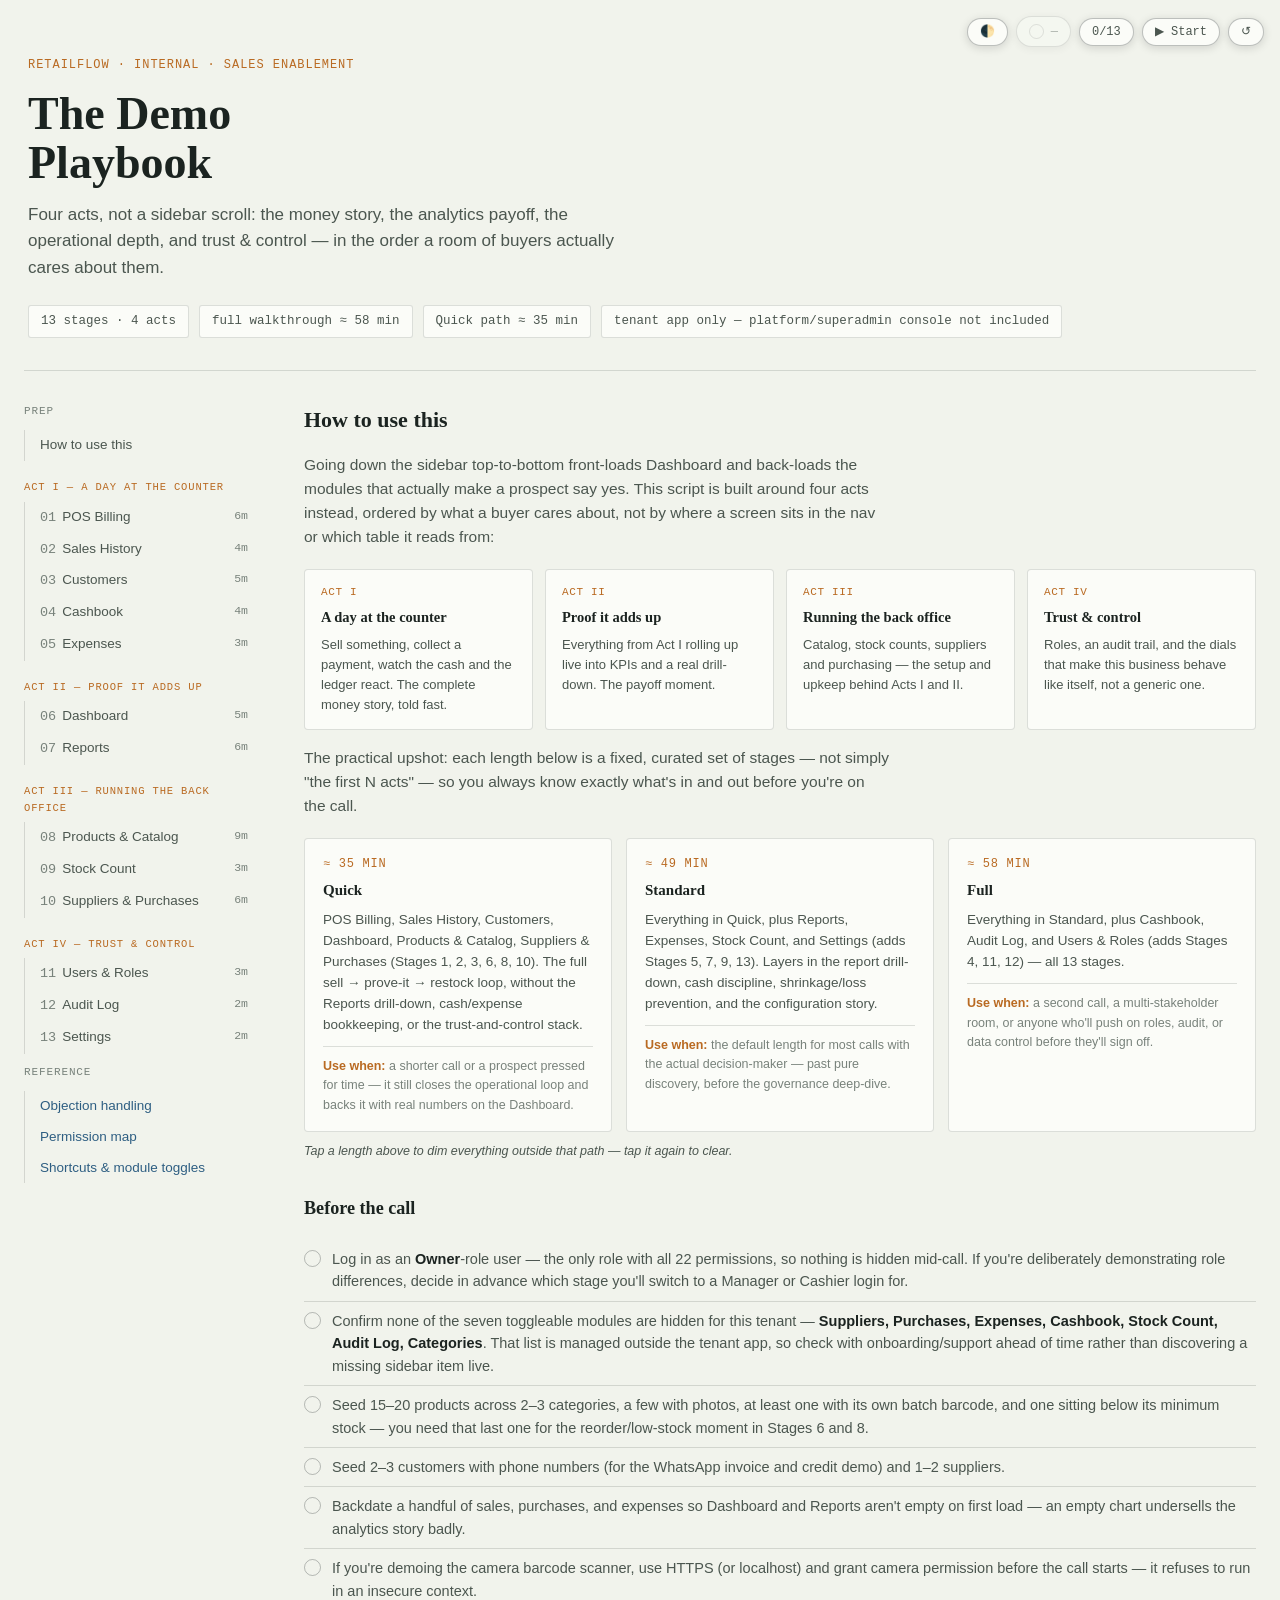
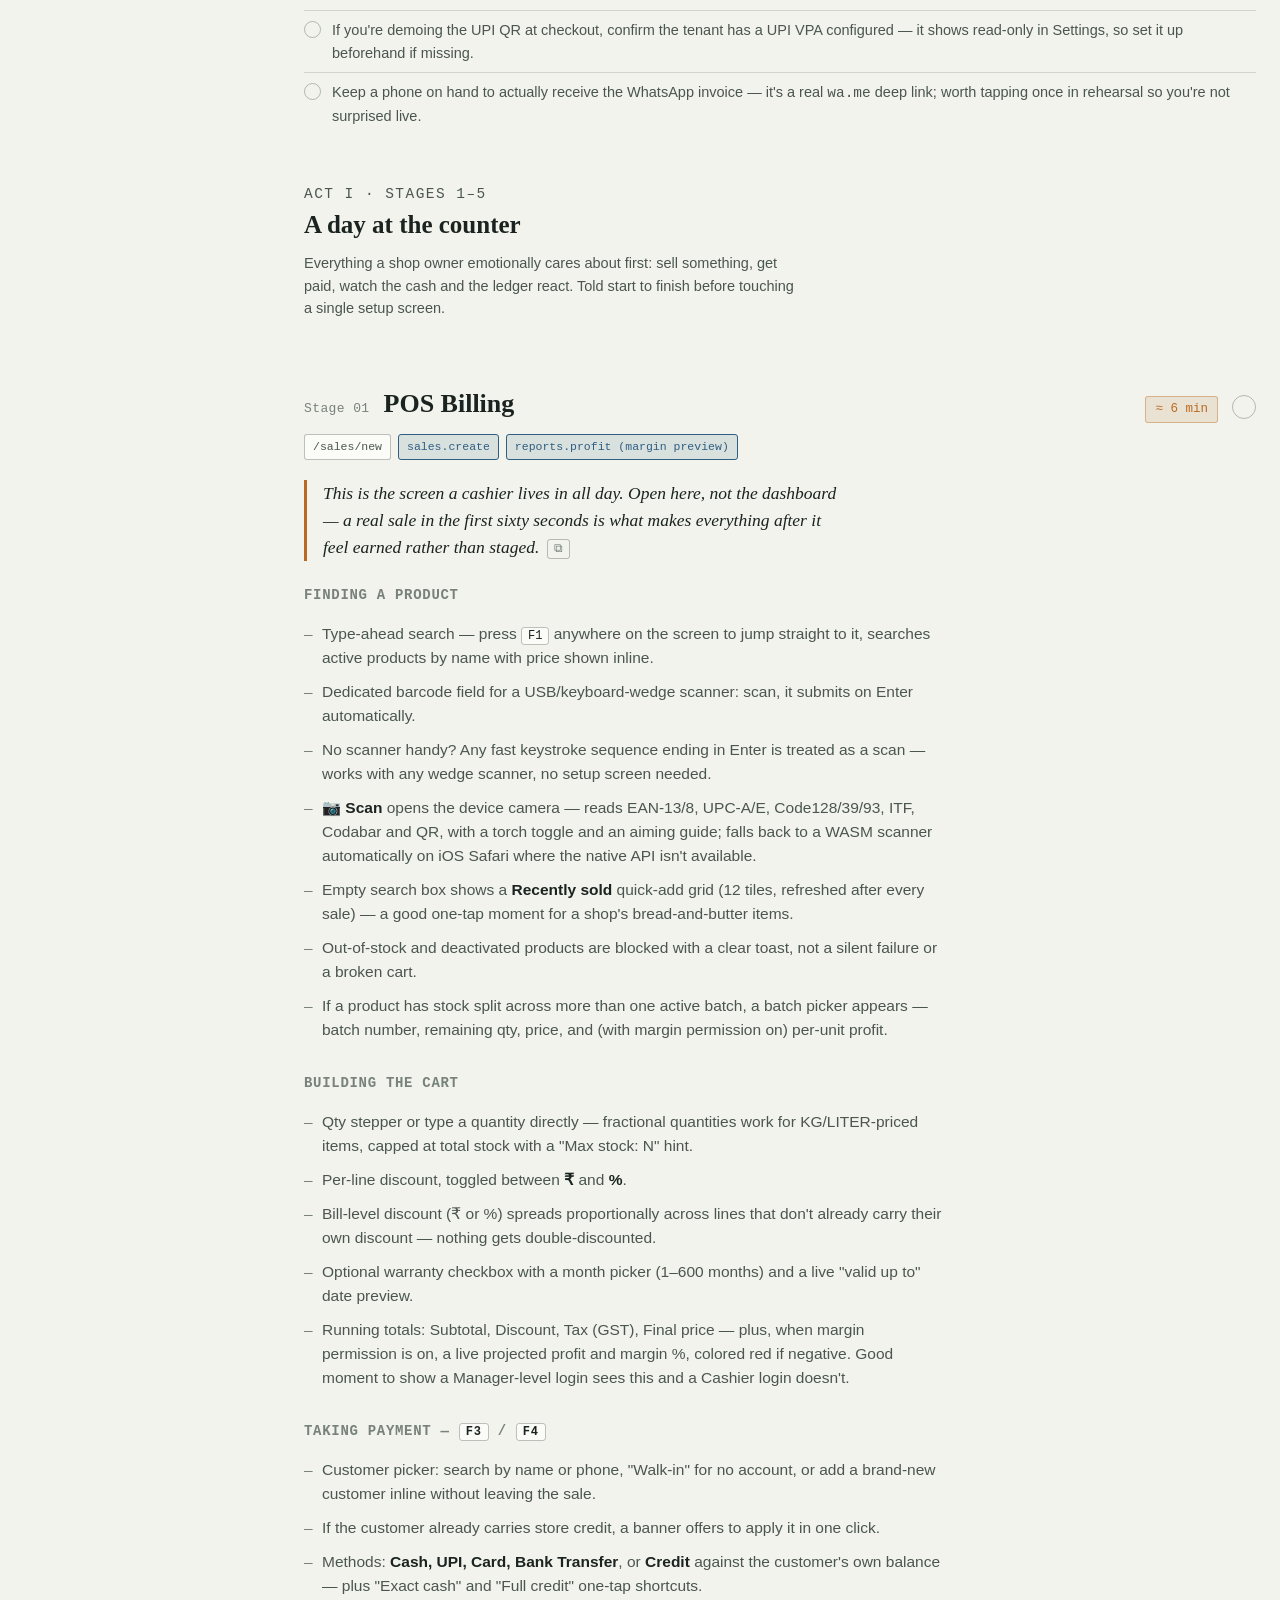
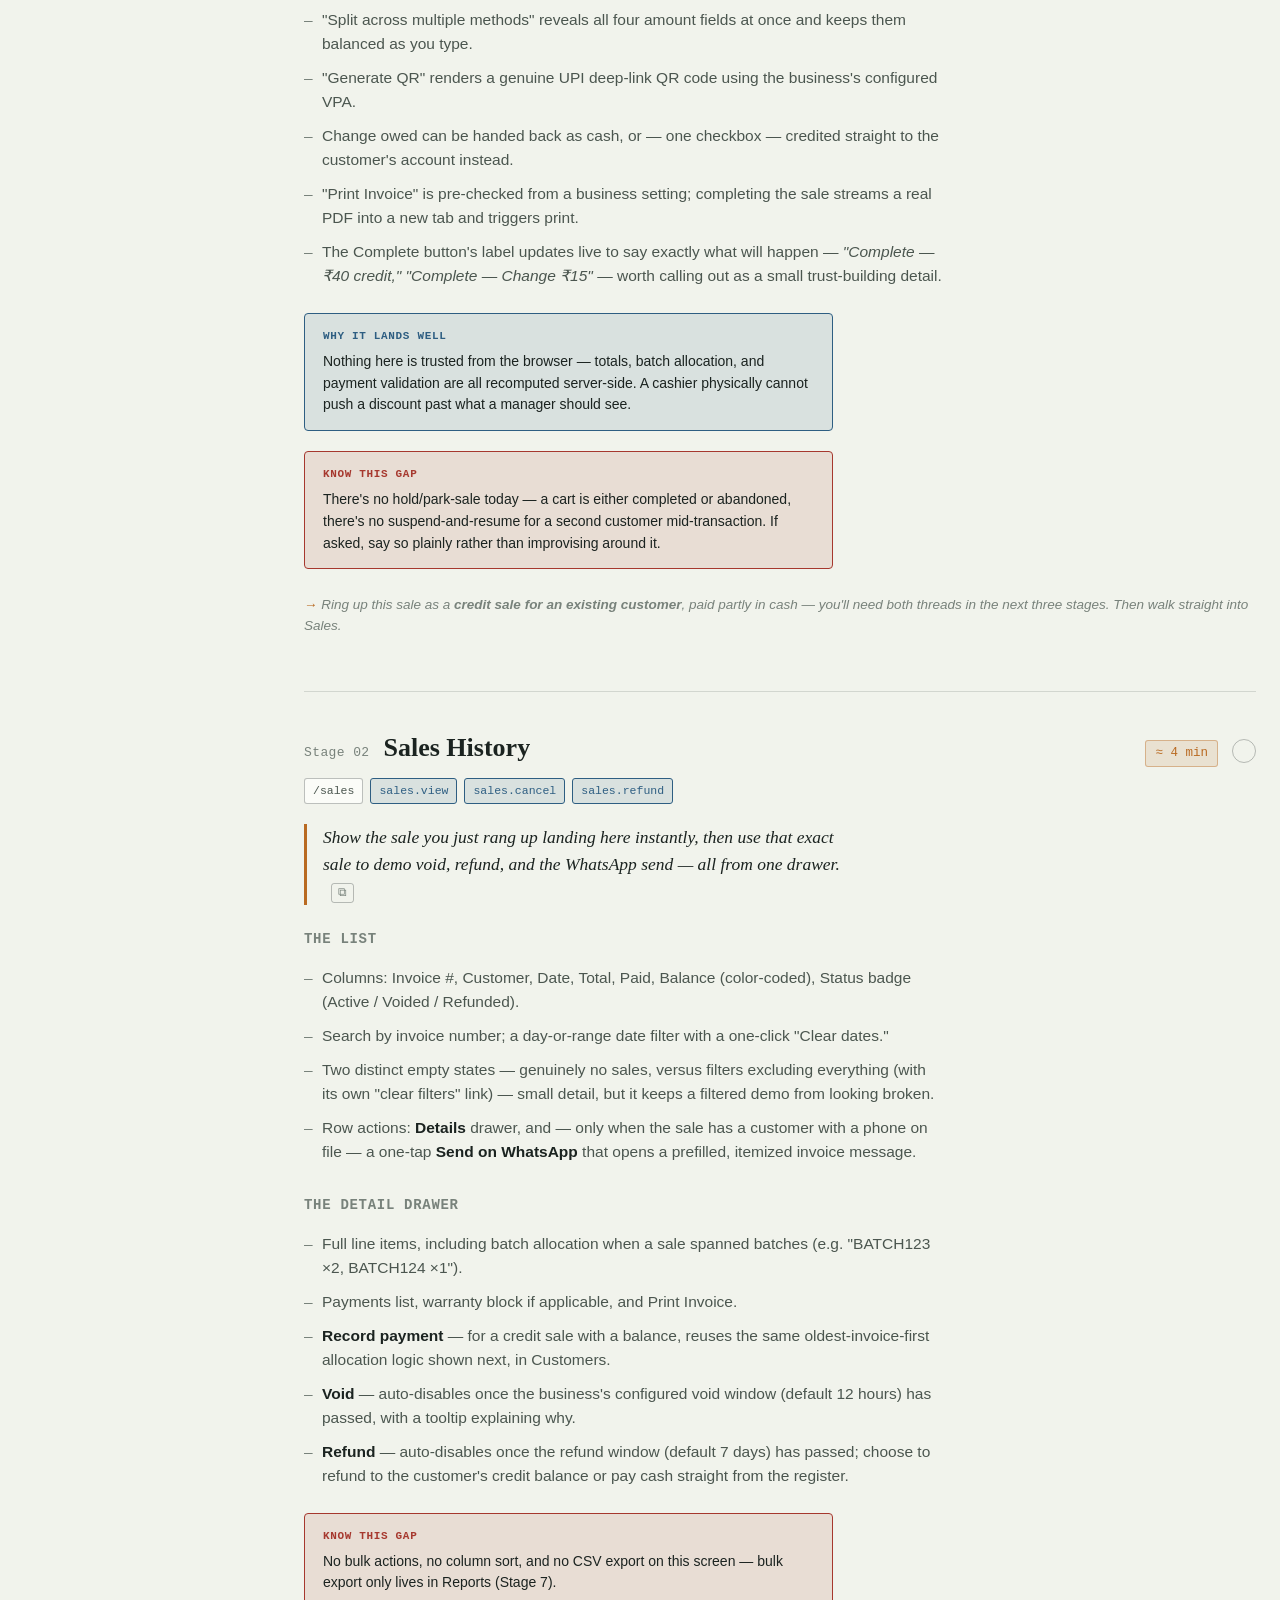
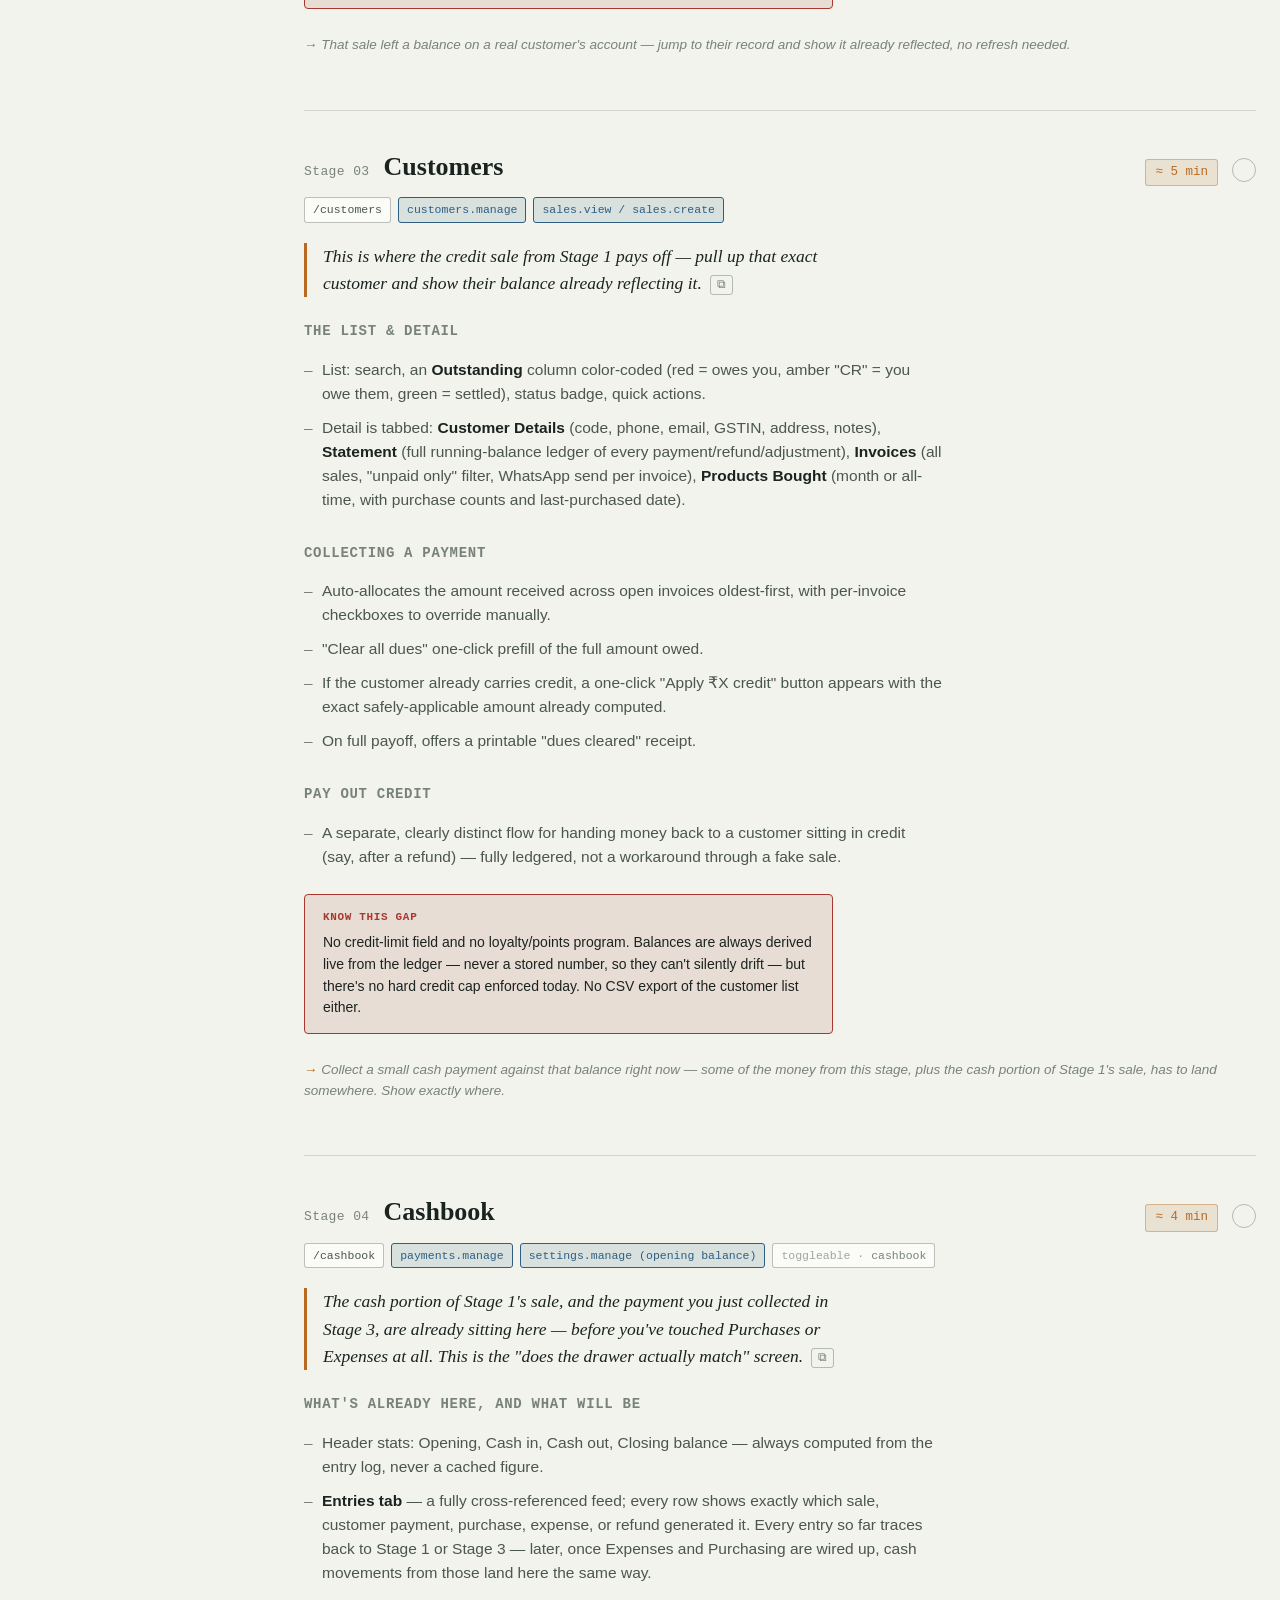
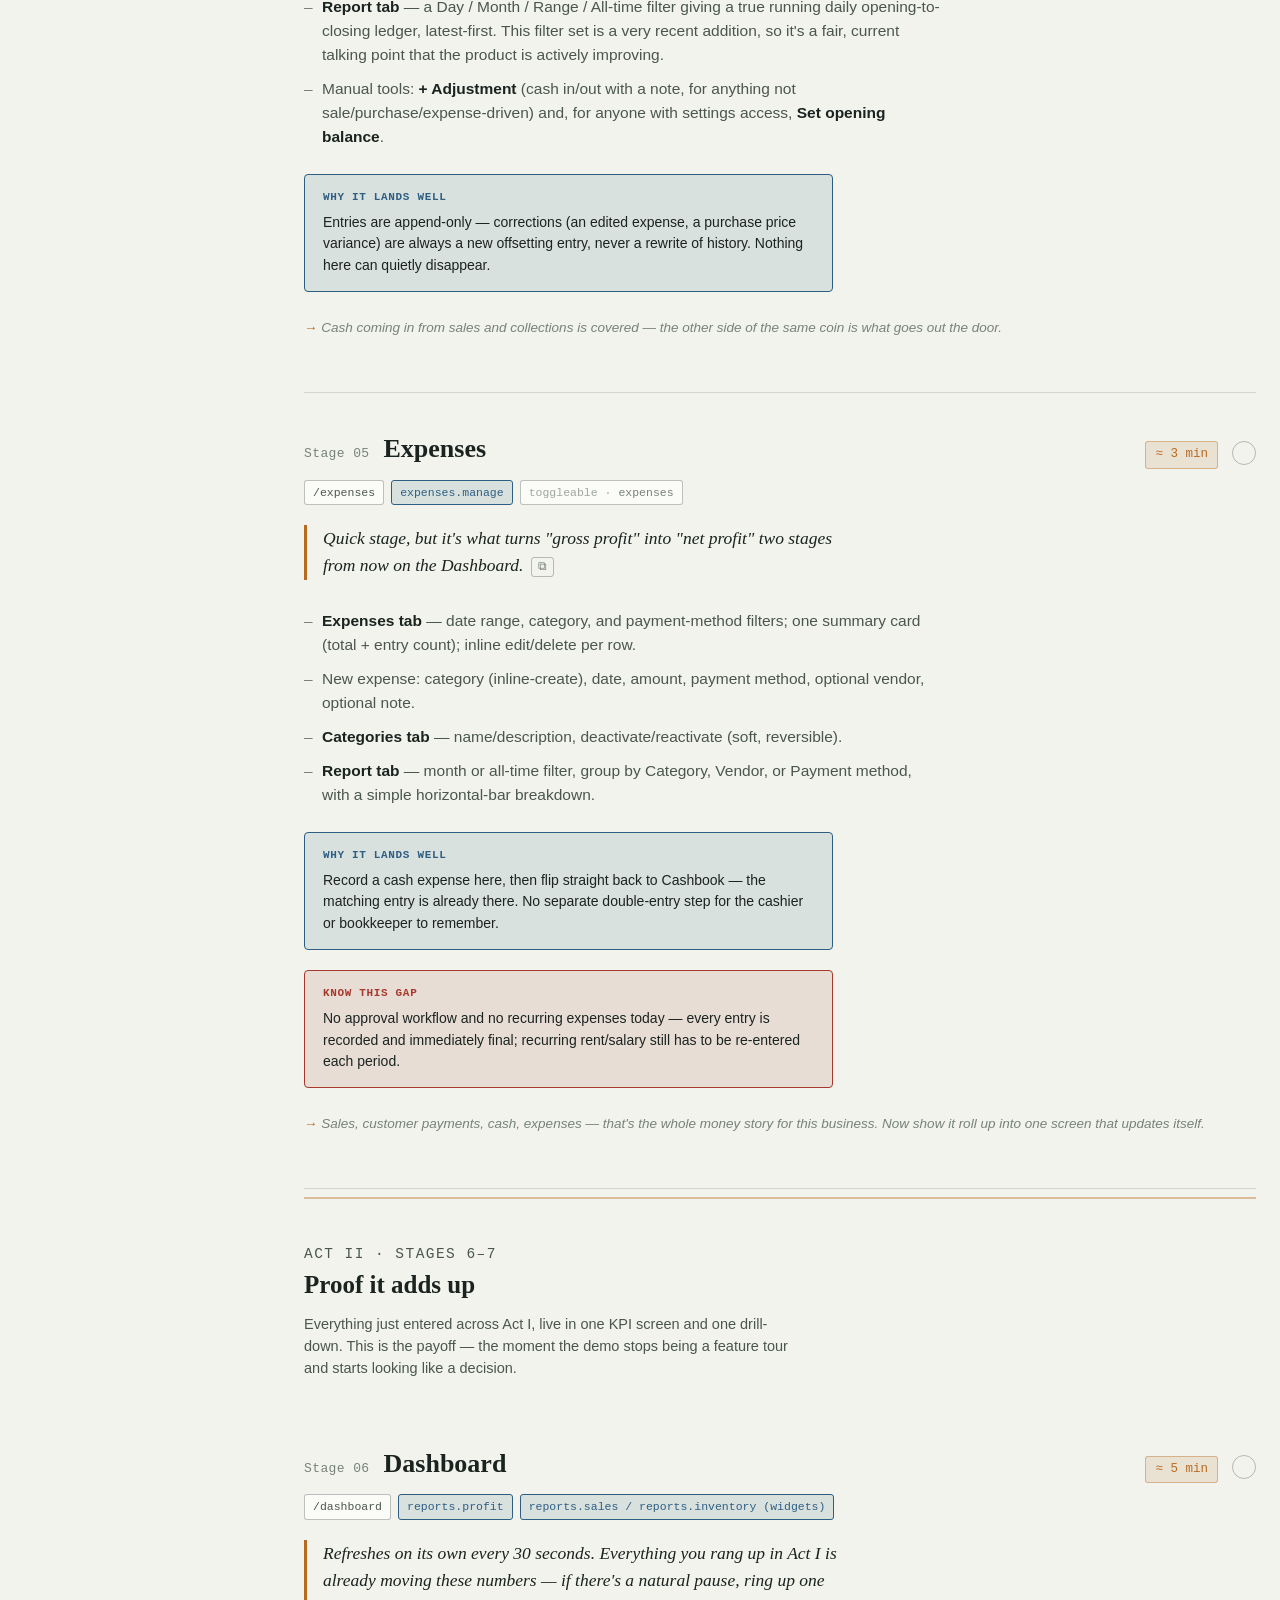
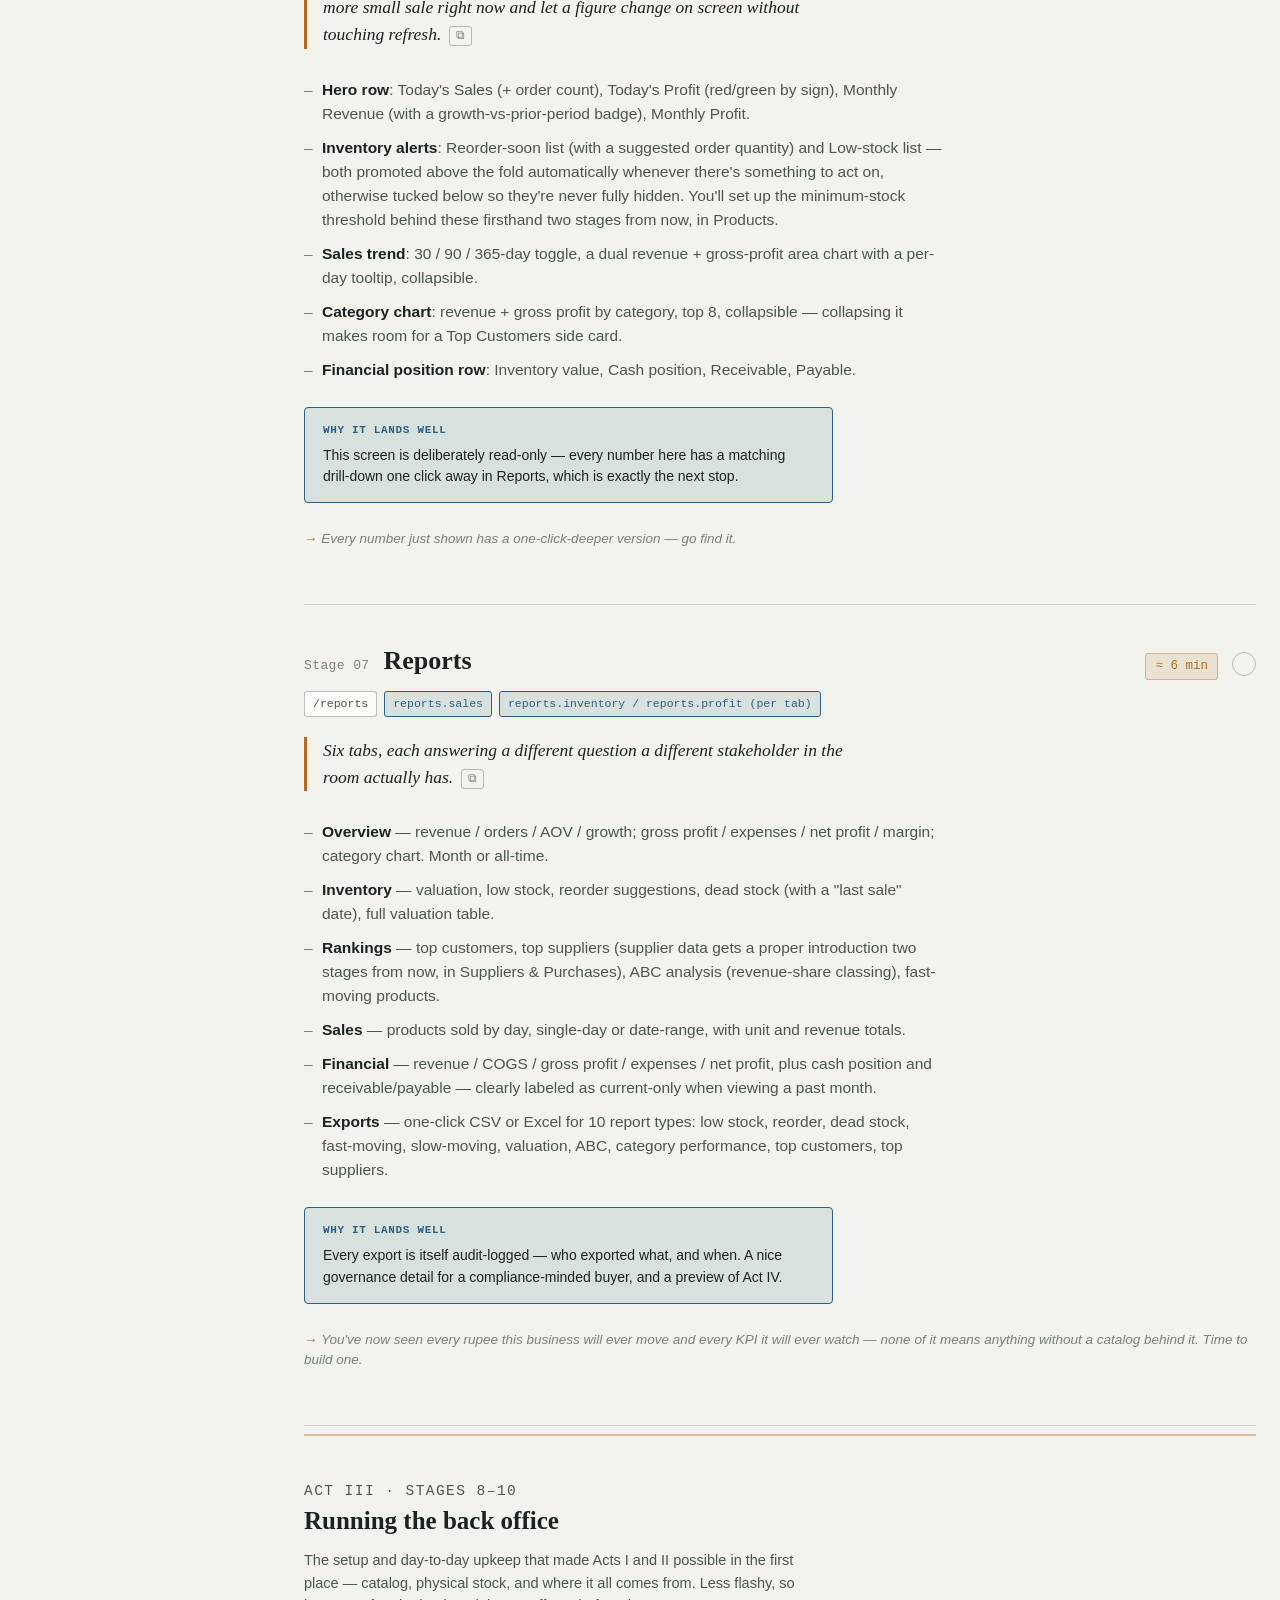
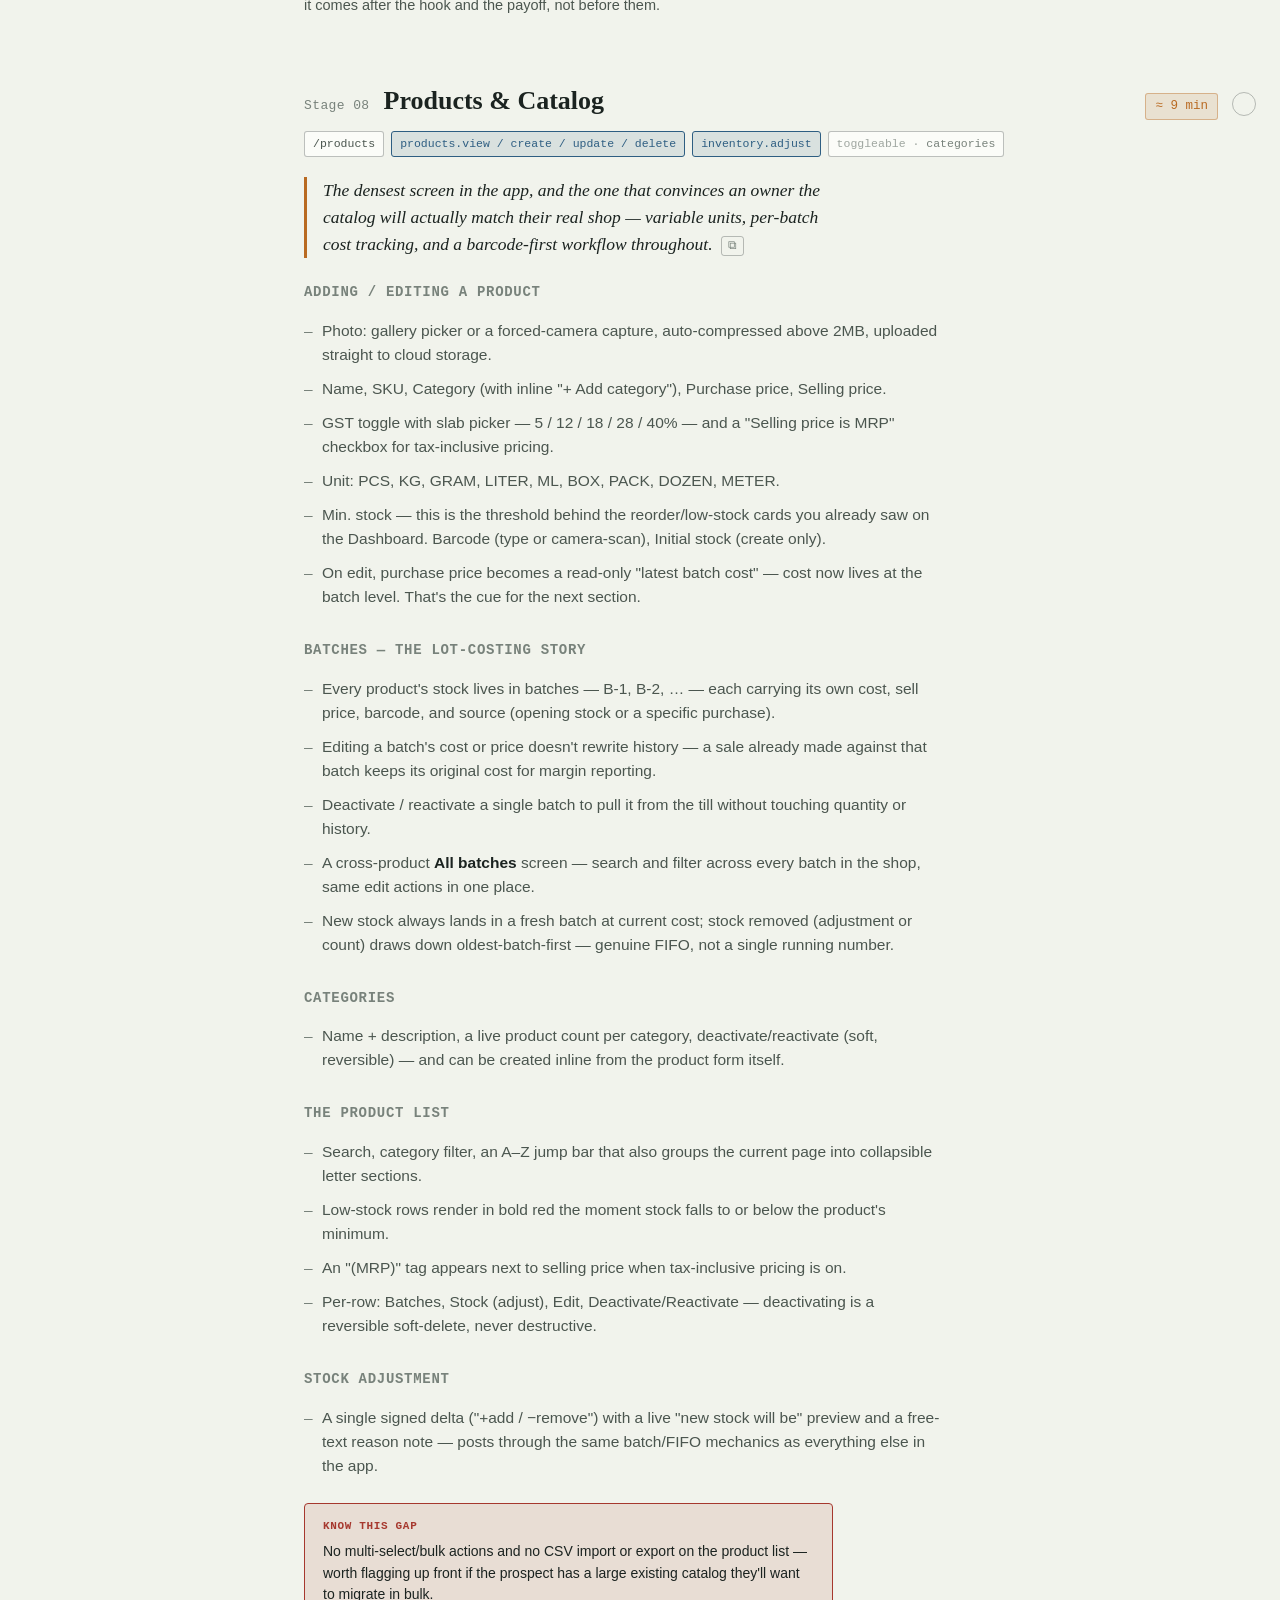
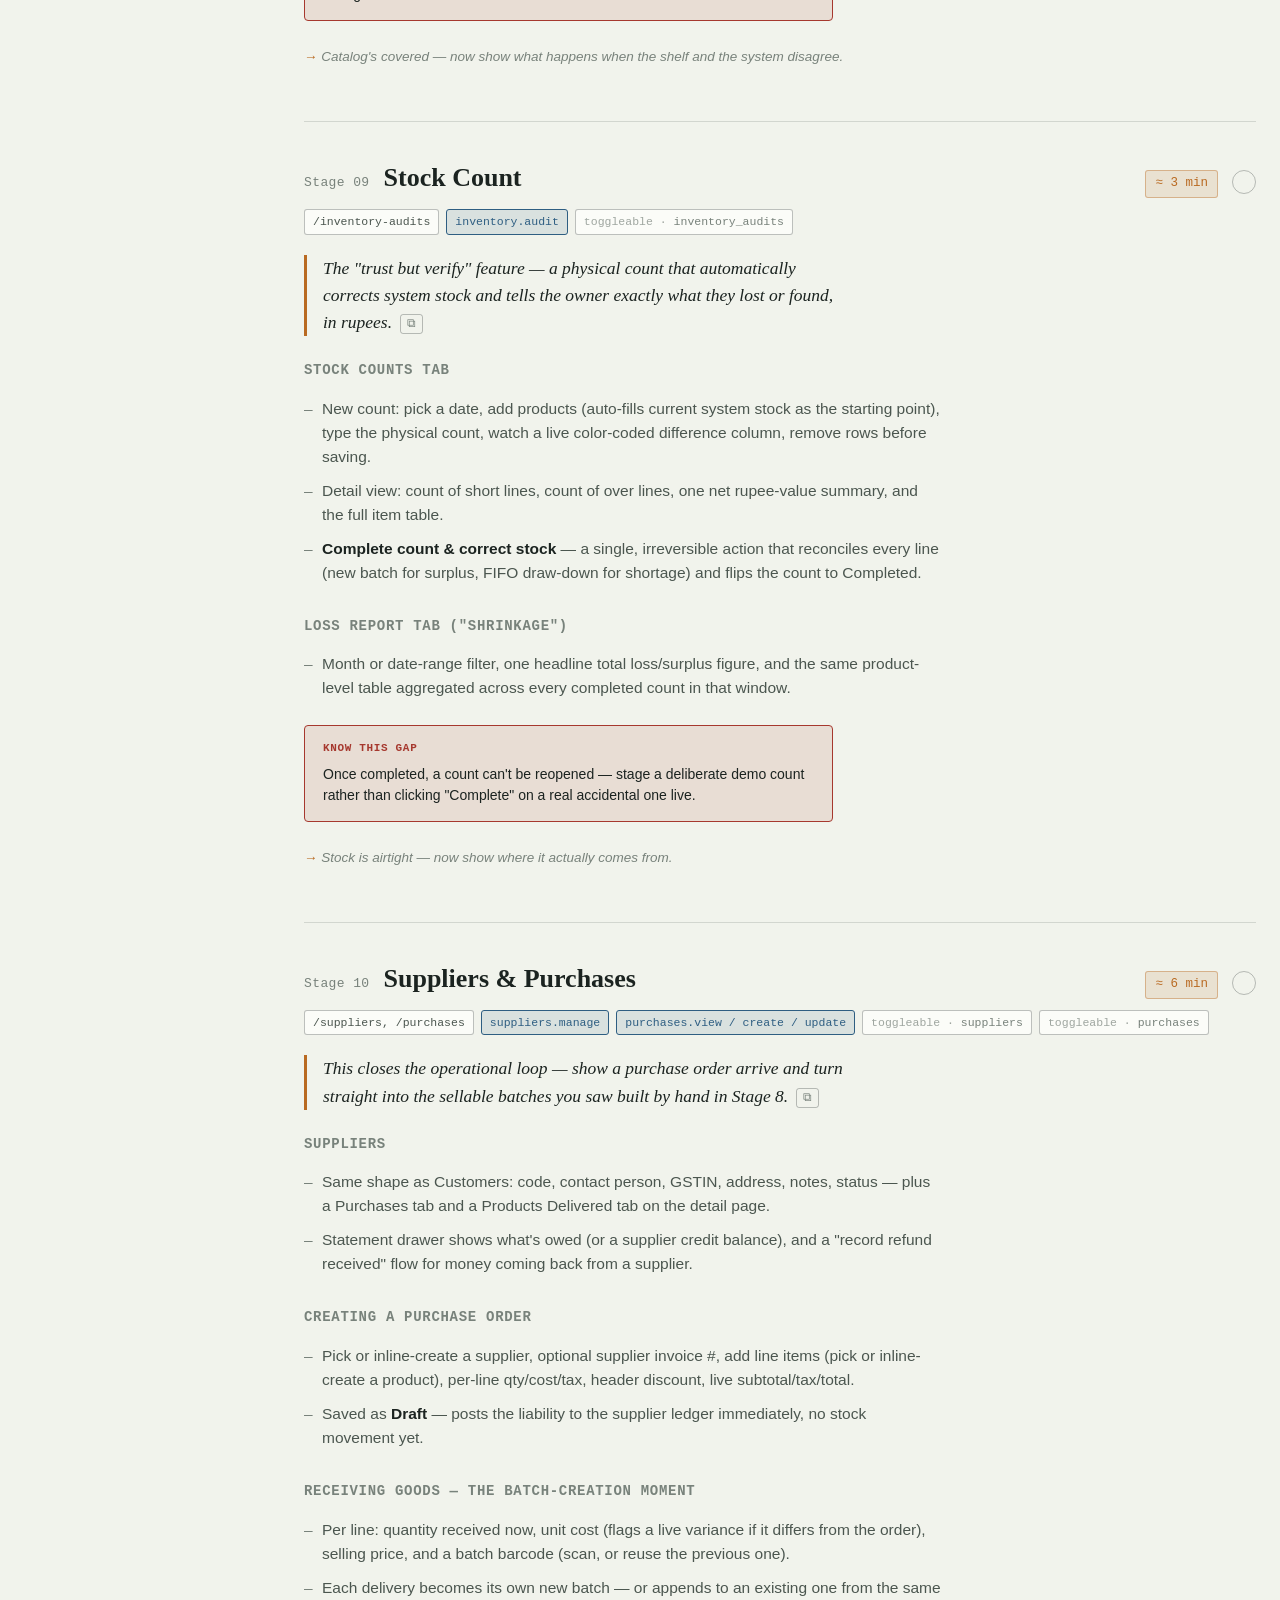
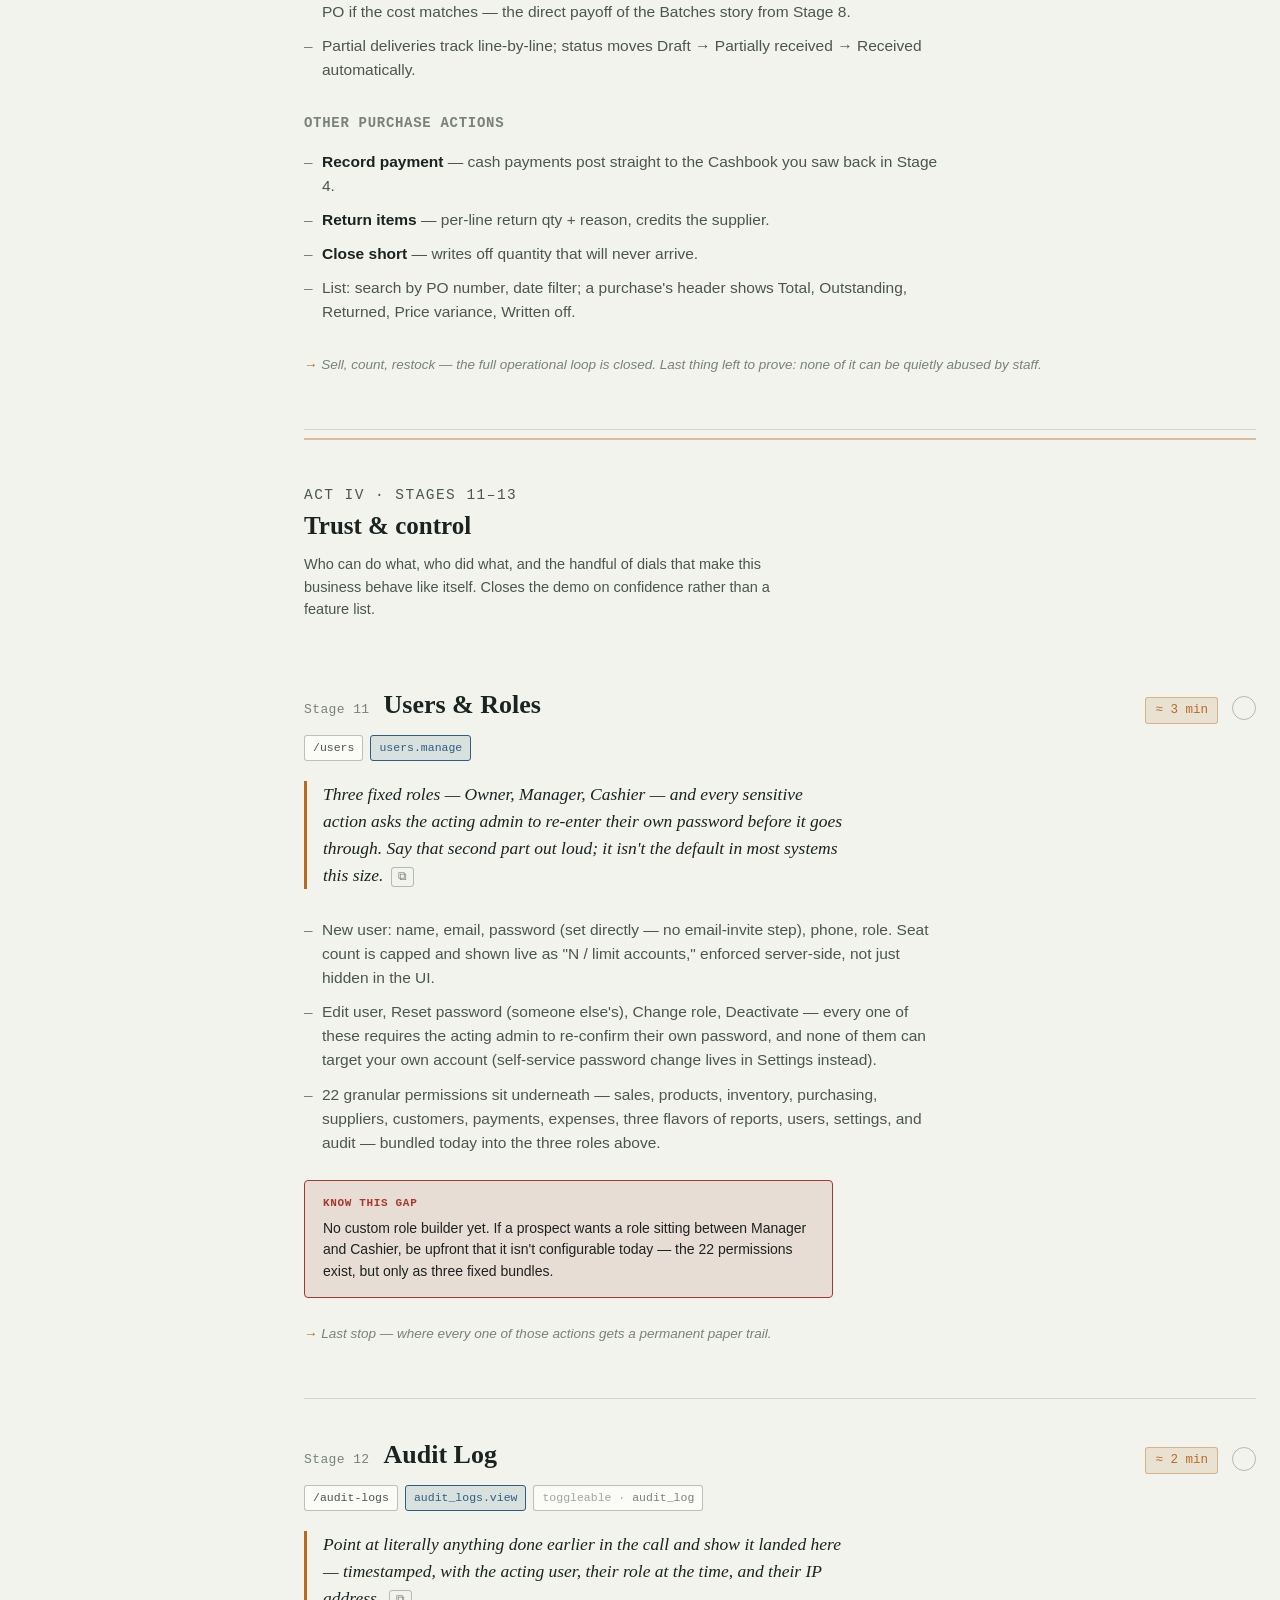
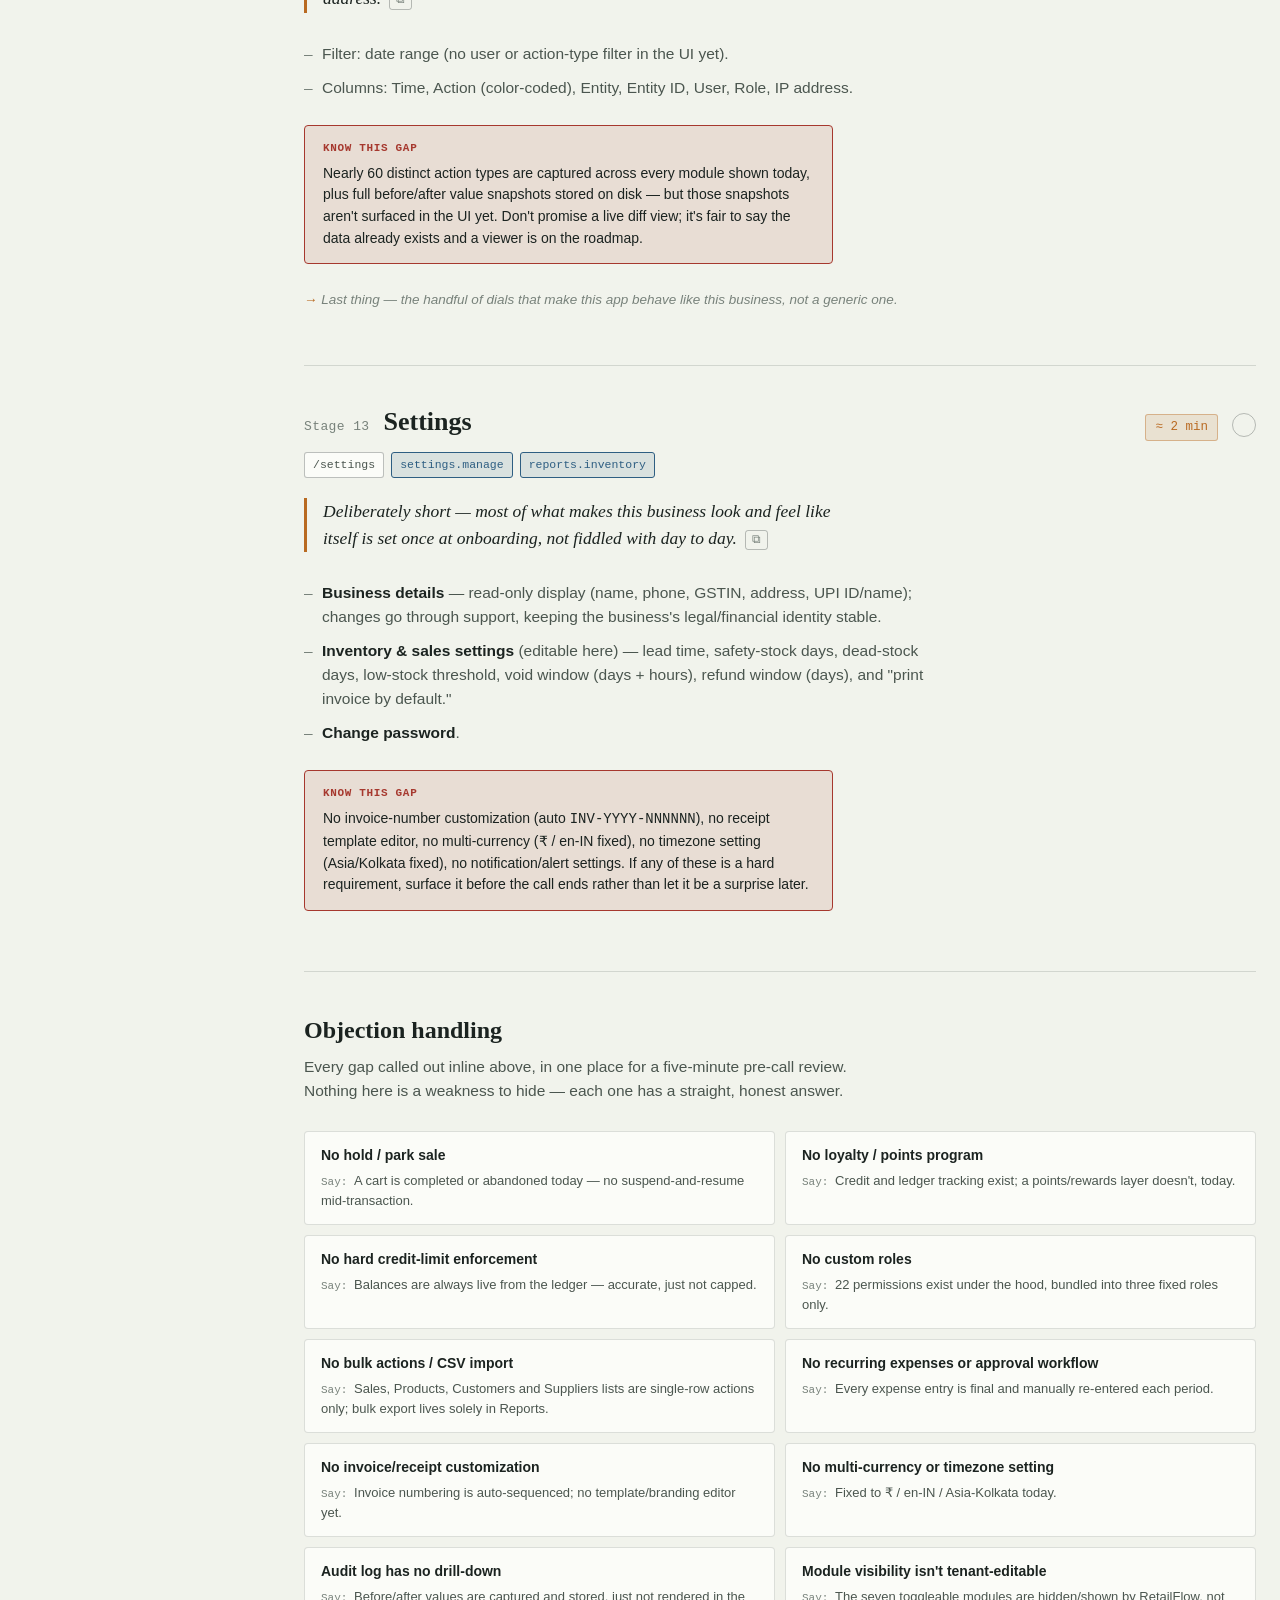
<file: demo-playbook.html>
<!doctype html>
<html lang="en-IN">
<head>
<meta charset="utf-8">
<meta name="viewport" content="width=device-width, initial-scale=1">
<title>RetailFlow Demo Playbook</title>
<meta name="robots" content="noindex, nofollow">
<link rel="icon" href="favicon.ico" sizes="48x48">
<link rel="icon" type="image/svg+xml" href="favicon.svg?v=2026112002">
<link rel="apple-touch-icon" href="brand/web/apple-touch-icon.png">
<link rel="manifest" href="brand/web/site.webmanifest">
<style>
  @media (prefers-color-scheme: light) { :root { color-scheme: light; } }
  @media (prefers-color-scheme: dark)  { :root { color-scheme: dark; } }

  :root {
    --bg: #F1F3EC;
    --bg-raised: #FBFCF8;
    --ink: #1B2320;
    --ink-soft: #4B564F;
    --ink-faint: #78827B;
    --line: rgba(27,35,32,0.14);
    --line-strong: rgba(27,35,32,0.28);
    --accent: #B96A22;
    --accent-soft: rgba(185,106,34,0.13);
    --accent-line: rgba(185,106,34,0.4);
    --success: #2F6E48;
    --success-soft: rgba(47,110,72,0.13);
    --danger: #A6382E;
    --danger-soft: rgba(166,56,46,0.12);
    --info: #2E5E82;
    --info-soft: rgba(46,94,130,0.12);
    --font-display: Georgia, "Iowan Old Style", "Palatino Linotype", "Times New Roman", serif;
    --font-body: -apple-system, BlinkMacSystemFont, "Segoe UI", Roboto, Helvetica, Arial, sans-serif;
    --font-mono: ui-monospace, SFMono-Regular, "SF Mono", Menlo, Consolas, monospace;
  }

  @media (prefers-color-scheme: dark) {
    :root {
      --bg: #14181A;
      --bg-raised: #1A211E;
      --ink: #E9ECE4;
      --ink-soft: #ABB5AD;
      --ink-faint: #7C877E;
      --line: rgba(233,236,228,0.14);
      --line-strong: rgba(233,236,228,0.26);
      --accent: #E2A257;
      --accent-soft: rgba(226,162,87,0.16);
      --accent-line: rgba(226,162,87,0.45);
      --success: #6FBF8B;
      --success-soft: rgba(111,191,139,0.14);
      --danger: #E08585;
      --danger-soft: rgba(224,133,133,0.14);
      --info: #7FB3D5;
      --info-soft: rgba(127,179,213,0.14);
    }
  }
  :root[data-theme="dark"] {
    --bg: #14181A; --bg-raised: #1A211E; --ink: #E9ECE4; --ink-soft: #ABB5AD; --ink-faint: #7C877E;
    --line: rgba(233,236,228,0.14); --line-strong: rgba(233,236,228,0.26);
    --accent: #E2A257; --accent-soft: rgba(226,162,87,0.16); --accent-line: rgba(226,162,87,0.45);
    --success: #6FBF8B; --success-soft: rgba(111,191,139,0.14);
    --danger: #E08585; --danger-soft: rgba(224,133,133,0.14);
    --info: #7FB3D5; --info-soft: rgba(127,179,213,0.14);
  }
  :root[data-theme="light"] {
    --bg: #F1F3EC; --bg-raised: #FBFCF8; --ink: #1B2320; --ink-soft: #4B564F; --ink-faint: #78827B;
    --line: rgba(27,35,32,0.14); --line-strong: rgba(27,35,32,0.28);
    --accent: #B96A22; --accent-soft: rgba(185,106,34,0.13); --accent-line: rgba(185,106,34,0.4);
    --success: #2F6E48; --success-soft: rgba(47,110,72,0.13);
    --danger: #A6382E; --danger-soft: rgba(166,56,46,0.12);
    --info: #2E5E82; --info-soft: rgba(46,94,130,0.12);
  }

  * { box-sizing: border-box; }
  html, body { margin: 0; padding: 0; }
  html { -webkit-text-size-adjust: 100%; }
  body {
    background: var(--bg);
    color: var(--ink);
    font-family: var(--font-body);
    font-size: 15.5px;
    line-height: 1.55;
    -webkit-font-smoothing: antialiased;
    overflow-wrap: break-word;
  }
  ::selection { background: var(--accent-soft); }

  a { color: var(--accent); }
  h1, h2, h3, h4 { font-family: var(--font-display); font-weight: 700; text-wrap: balance; color: var(--ink); }
  code, .mono { font-family: var(--font-mono); }
  strong { font-weight: 700; }

  .page { max-width: 1280px; margin: 0 auto; padding: 0 24px 96px; }

  /* Masthead */
  .masthead {
    padding: 56px 4px 32px;
    border-bottom: 1px solid var(--line);
    margin-bottom: 32px;
  }
  .eyebrow {
    font-family: var(--font-mono);
    font-size: 12px;
    letter-spacing: 0.08em;
    text-transform: uppercase;
    color: var(--accent);
    margin: 0 0 14px;
  }
  .masthead h1 {
    font-size: clamp(32px, 5vw, 46px);
    line-height: 1.08;
    margin: 0 0 14px;
    max-width: 16ch;
  }
  .masthead .dek {
    font-size: 17px;
    color: var(--ink-soft);
    max-width: 62ch;
    margin: 0 0 24px;
  }
  .meta-row {
    display: flex;
    flex-wrap: wrap;
    gap: 10px;
  }
  .meta-chip {
    font-family: var(--font-mono);
    font-size: 12.5px;
    color: var(--ink-soft);
    border: 1px solid var(--line);
    background: var(--bg-raised);
    padding: 6px 12px;
    border-radius: 3px;
    font-variant-numeric: tabular-nums;
  }

  /* Layout */
  .layout { display: grid; grid-template-columns: 232px minmax(0,1fr); gap: 48px; align-items: start; }
  @media (max-width: 900px) { .layout { grid-template-columns: 1fr; gap: 0; } }

  nav.toc {
    position: sticky;
    top: 24px;
    max-height: calc(100vh - 48px);
    overflow-y: auto;
    padding-right: 8px;
    font-size: 13.5px;
  }
  @media (max-width: 900px) {
    nav.toc { position: static; max-height: none; overflow: visible; margin-bottom: 0; padding-right: 0; }
  }

  /* The rail is always expanded on desktop; the summary only exists for narrow screens. */
  .toc-toggle { display: none; }

  /* Narrow screens: the rail becomes an off-canvas drawer reachable from any scroll
     position, rather than 20 entries wedged above the first stage. */
  @media (max-width: 900px) {
    /* The nav keeps its place in the grid but takes no height — both of its parts are fixed. */
    nav.toc { height: 0; margin: 0; padding: 0; }

    .toc-toggle {
      position: fixed;
      z-index: 70;
      right: 16px;
      bottom: calc(16px + env(safe-area-inset-bottom, 0px));
      display: inline-flex;
      align-items: center;
      gap: 9px;
      cursor: pointer;
      list-style: none;
      font-family: var(--font-mono);
      font-size: 11.5px;
      letter-spacing: 0.07em;
      text-transform: uppercase;
      color: var(--accent);
      background: var(--bg-raised);
      border: 1px solid var(--accent-line);
      border-radius: 999px;
      padding: 12px 18px;
      box-shadow: 0 3px 14px rgba(0,0,0,0.16);
      -webkit-user-select: none;
      user-select: none;
    }
    .toc-toggle::-webkit-details-marker { display: none; }
    .toc-toggle::before { content: "☰"; font-size: 13px; line-height: 1; }
    .toc-shell[open] > .toc-toggle::before { content: "✕"; }

    /* Backdrop — clicks on it hit .toc-shell itself, which the script treats as a close. */
    .toc-shell[open]::before {
      content: "";
      position: fixed;
      inset: 0;
      z-index: 50;
      background: rgba(0,0,0,0.42);
    }

    .toc-body {
      position: fixed;
      z-index: 60;
      top: 0;
      left: 0;
      width: min(320px, 84vw);
      height: 100%;
      overflow-y: auto;
      -webkit-overflow-scrolling: touch;
      overscroll-behavior: contain;
      background: var(--bg-raised);
      border-right: 1px solid var(--line-strong);
      box-shadow: 2px 0 18px rgba(0,0,0,0.18);
      padding: 22px 20px calc(28px + env(safe-area-inset-bottom, 0px));
      animation: toc-slide-in 0.18s ease-out;
    }
    @keyframes toc-slide-in { from { transform: translateX(-100%); } to { transform: none; } }
    @media (prefers-reduced-motion: reduce) {
      .toc-body { animation: none; }
    }

    /* Roomier tap targets than the desktop rail */
    nav.toc li a { padding: 9px 0 9px 14px; }
    .toc-body > .toc-label:first-child { margin-top: 0; }
  }
  nav.toc .toc-label {
    font-family: var(--font-mono);
    font-size: 11px;
    letter-spacing: 0.08em;
    text-transform: uppercase;
    color: var(--ink-faint);
    margin: 0 0 10px;
  }
  nav.toc ol {
    list-style: none;
    margin: 0 0 10px;
    padding: 0;
    border-left: 1px solid var(--line);
  }
  nav.toc li a {
    display: block;
    padding: 5px 0 5px 14px;
    color: var(--ink-soft);
    text-decoration: none;
    border-left: 2px solid transparent;
    margin-left: -1px;
  }
  nav.toc li a:hover { color: var(--ink); border-left-color: var(--line-strong); }
  nav.toc .toc-num { font-family: var(--font-mono); color: var(--ink-faint); margin-right: 6px; }
  nav.toc .toc-time { float: right; font-family: var(--font-mono); color: var(--ink-faint); font-size: 11.5px; }
  nav.toc .toc-appendix a { color: var(--info); }
  .toc-act { font-family: var(--font-mono); font-size: 10.5px; letter-spacing: 0.08em; text-transform: uppercase; color: var(--accent); margin: 18px 0 6px; }
  .toc-act:first-of-type { margin-top: 0; }

  main.content { min-width: 0; }

  /* Intro / prep */
  .intro-block { margin-bottom: 48px; }
  .intro-block h2 { font-size: 22px; margin: 0 0 12px; }
  .intro-block p { color: var(--ink-soft); max-width: 68ch; }
  .acts-summary { display: grid; grid-template-columns: repeat(4, 1fr); gap: 12px; margin: 20px 0 8px; }
  @media (max-width: 800px) { .acts-summary { grid-template-columns: repeat(2, 1fr); } }
  @media (max-width: 480px) { .acts-summary { grid-template-columns: 1fr; } }
  .act-summary-card { border: 1px solid var(--line); background: var(--bg-raised); border-radius: 4px; padding: 14px 16px; }
  .act-summary-card .as-num { font-family: var(--font-mono); font-size: 11px; color: var(--accent); letter-spacing: 0.06em; text-transform: uppercase; }
  .act-summary-card h4 { font-size: 14.5px; margin: 5px 0 6px; }
  .act-summary-card p { margin: 0; font-size: 13px; color: var(--ink-soft); }
  .lengths { display: grid; grid-template-columns: repeat(3, 1fr); gap: 14px; margin: 20px 0 28px; }
  @media (max-width: 640px) { .lengths { grid-template-columns: 1fr; } }
  .length-card { border: 1px solid var(--line); background: var(--bg-raised); border-radius: 4px; padding: 16px 18px; }
  .length-card .len-time { font-family: var(--font-mono); font-size: 12px; color: var(--accent); text-transform: uppercase; letter-spacing: 0.06em; }
  .length-card h4 { font-size: 15px; margin: 6px 0 8px; }
  .length-card p { margin: 0; font-size: 13.5px; color: var(--ink-soft); }
  .length-card .len-use { margin-top: 10px; padding-top: 10px; border-top: 1px solid var(--line); font-size: 12.5px; color: var(--ink-faint); }
  .length-card .len-use strong { color: var(--accent); font-weight: 600; }

  .prep-list { margin: 0; padding-left: 0; list-style: none; }
  .prep-list li {
    position: relative;
    padding: 8px 0 8px 28px;
    border-bottom: 1px solid var(--line);
    color: var(--ink-soft);
    font-size: 14.5px;
  }
  .prep-list li:last-child { border-bottom: none; }
  .prep-check {
    position: absolute; left: 0; top: 10px;
    width: 17px; height: 17px;
    border-radius: 50%;
    border: 1.5px solid var(--line-strong);
    background: transparent;
    color: transparent;
    font-size: 10px;
    line-height: 1;
    padding: 0;
    display: inline-flex;
    align-items: center;
    justify-content: center;
    cursor: pointer;
  }
  .prep-check::after { content: "✓"; }
  .prep-check:hover { border-color: var(--success); }
  .prep-check[aria-pressed="true"] { background: var(--success); border-color: var(--success); color: var(--bg-raised); }
  .prep-list li.prep-done { color: var(--ink-faint); }
  .prep-list li.prep-done .prep-text { text-decoration: line-through; text-decoration-color: var(--line-strong); }
  .prep-list strong { color: var(--ink); }

  /* Act dividers */
  .act-divider {
    margin: 8px 0 28px;
    padding-top: 44px;
    border-top: 2px solid var(--accent-line);
  }
  .act-divider:first-of-type { padding-top: 0; border-top: none; margin-top: 0; }
  .act-eyebrow {
    font-family: var(--font-mono);
    font-size: 12px;
    letter-spacing: 0.1em;
    text-transform: uppercase;
    color: var(--accent);
    margin: 0 0 8px;
  }
  .act-divider h2 { font-size: 25px; margin: 0 0 8px; }
  .act-divider p { color: var(--ink-soft); max-width: 62ch; margin: 0; font-size: 14.5px; }

  /* Stage cards */
  .stage {
    padding: 36px 0 40px;
    border-bottom: 1px solid var(--line);
    scroll-margin-top: 20px;
  }
  .stage:last-of-type { border-bottom: none; }
  .stage-head { display: flex; align-items: baseline; gap: 14px; flex-wrap: wrap; margin-bottom: 6px; }
  .stage-num {
    font-family: var(--font-mono);
    font-size: 13px;
    color: var(--ink-faint);
    letter-spacing: 0.03em;
  }
  .stage h2 { font-size: 26px; margin: 0; }
  .stage-time {
    font-family: var(--font-mono);
    font-size: 12.5px;
    color: var(--accent);
    background: var(--accent-soft);
    border: 1px solid var(--accent-line);
    padding: 3px 9px;
    border-radius: 3px;
    font-variant-numeric: tabular-nums;
    margin-left: auto;
  }
  .chip-row { display: flex; flex-wrap: wrap; gap: 7px; margin: 10px 0 20px; }
  .chip {
    font-family: var(--font-mono);
    font-size: 11.5px;
    padding: 3px 8px;
    border-radius: 3px;
    border: 1px solid var(--line-strong);
    color: var(--ink-soft);
    background: var(--bg-raised);
    max-width: 100%;
    word-break: break-word;
  }
  .chip.perm { color: var(--info); border-color: var(--info); background: var(--info-soft); }
  .chip.toggle { color: var(--ink-faint); }
  .chip.toggle::before { content: "toggleable · "; opacity: 0.7; }

  .hook {
    font-family: var(--font-display);
    font-style: italic;
    font-size: 17.5px;
    color: var(--ink);
    max-width: 62ch;
    margin: 0 0 24px;
    padding-left: 16px;
    border-left: 3px solid var(--accent);
  }
  .hook-copy {
    font-family: var(--font-mono);
    font-style: normal;
    font-size: 12px;
    line-height: 1;
    color: var(--ink-faint);
    background: transparent;
    border: 1px solid var(--line-strong);
    border-radius: 3px;
    padding: 3px 6px;
    margin-left: 8px;
    cursor: pointer;
    vertical-align: middle;
    white-space: nowrap;
  }
  .hook-copy:hover { color: var(--ink); border-color: var(--accent-line); }
  .hook-copy.copied { color: var(--success); border-color: var(--success); }
  @media print { .hook-copy { display: none; } }

  .stage h3 {
    font-size: 14px;
    text-transform: uppercase;
    letter-spacing: 0.05em;
    font-family: var(--font-mono);
    font-weight: 600;
    color: var(--ink-faint);
    margin: 26px 0 10px;
  }
  .stage h3:first-of-type { margin-top: 0; }

  .feat-list { margin: 0 0 4px; padding-left: 0; list-style: none; max-width: 74ch; }
  .feat-list li {
    position: relative;
    padding: 5px 0 5px 18px;
    color: var(--ink-soft);
  }
  .feat-list li::before {
    content: "–";
    position: absolute; left: 0; color: var(--ink-faint);
  }
  .feat-list b, .feat-list strong { color: var(--ink); }

  .callout {
    margin: 20px 0;
    padding: 14px 18px;
    border-radius: 4px;
    max-width: 68ch;
    font-size: 14px;
  }
  .callout .callout-label {
    font-family: var(--font-mono);
    font-size: 11px;
    letter-spacing: 0.06em;
    text-transform: uppercase;
    display: block;
    margin-bottom: 6px;
    font-weight: 600;
  }
  .callout.tip { background: var(--info-soft); border: 1px solid var(--info); }
  .callout.tip .callout-label { color: var(--info); }
  .callout.gap { background: var(--danger-soft); border: 1px solid var(--danger); }
  .callout.gap .callout-label { color: var(--danger); }
  .callout p { margin: 0; color: var(--ink); }

  .transition {
    margin-top: 26px;
    font-size: 13.5px;
    color: var(--ink-faint);
    font-style: italic;
  }
  .transition::before { content: "→ "; color: var(--accent); font-style: normal; }

  /* Appendix */
  .appendix { padding-top: 40px; }
  .appendix h2 { font-size: 24px; margin: 0 0 6px; }
  .appendix .dek { color: var(--ink-soft); max-width: 64ch; margin: 0 0 28px; }
  .appendix h3 {
    font-family: var(--font-mono);
    font-size: 13.5px;
    letter-spacing: 0.04em;
    text-transform: uppercase;
    color: var(--ink-faint);
    margin: 36px 0 14px;
  }

  .gaps-grid { display: grid; grid-template-columns: 1fr 1fr; gap: 10px; }
  @media (max-width: 720px) { .gaps-grid { grid-template-columns: 1fr; } }
  .gap-card {
    border: 1px solid var(--line);
    background: var(--bg-raised);
    border-radius: 4px;
    padding: 13px 16px;
  }
  .gap-card .gap-title { font-weight: 700; font-size: 14px; margin-bottom: 4px; }
  .gap-card .gap-frame { font-size: 13px; color: var(--ink-soft); }
  .gap-card .gap-frame::before { content: "Say: "; font-family: var(--font-mono); font-size: 11px; color: var(--ink-faint); }

  .table-wrap { overflow-x: auto; -webkit-overflow-scrolling: touch; border: 1px solid var(--line); border-radius: 4px; }
  table { width: 100%; border-collapse: collapse; font-size: 13.5px; min-width: 560px; }
  thead th {
    text-align: left;
    font-family: var(--font-mono);
    font-size: 11px;
    letter-spacing: 0.05em;
    text-transform: uppercase;
    color: var(--ink-faint);
    padding: 10px 14px;
    border-bottom: 1px solid var(--line-strong);
    background: var(--bg-raised);
  }
  tbody td { padding: 9px 14px; border-bottom: 1px solid var(--line); color: var(--ink-soft); vertical-align: top; }
  tbody tr:last-child td { border-bottom: none; }
  tbody td.strong { color: var(--ink); font-weight: 600; }
  td .mono { font-size: 12.5px; }

  .kbd {
    font-family: var(--font-mono);
    font-size: 12px;
    padding: 1px 6px;
    border: 1px solid var(--line-strong);
    border-radius: 3px;
    background: var(--bg-raised);
    color: var(--ink);
  }

  footer.doc-foot {
    margin-top: 60px;
    padding-top: 20px;
    border-top: 1px solid var(--line);
    color: var(--ink-faint);
    font-size: 12.5px;
    font-family: var(--font-mono);
  }

  /* ---------- Sales-rep tools: floating bar, checklist, path picker, scrollspy ---------- */
  .tools-bar {
    position: fixed;
    top: 16px;
    right: 16px;
    z-index: 70;
    display: flex;
    flex-wrap: wrap;
    justify-content: flex-end;
    align-items: center;
    gap: 8px;
    max-width: calc(100vw - 20px);
  }
  .tool-btn, .tools-progress {
    font-family: var(--font-mono);
    font-size: 12px;
    border: 1px solid var(--line-strong);
    background: var(--bg-raised);
    color: var(--ink-soft);
    border-radius: 999px;
    padding: 7px 12px;
    line-height: 1;
    box-shadow: 0 2px 10px rgba(0,0,0,0.14);
  }
  .tool-btn { cursor: pointer; }
  .tool-btn:hover { color: var(--ink); border-color: var(--accent-line); }
  .tools-progress { cursor: default; font-variant-numeric: tabular-nums; }

  /* Mark-current-stage: follows whatever stage is on screen (via scroll-spy), so a rep
     mid-pitch never has to scroll back up to the heading just to check a box. */
  .current-stage-btn { display: inline-flex; align-items: center; gap: 7px; }
  .current-stage-btn .csb-check {
    width: 15px; height: 15px; border-radius: 50%;
    border: 1.5px solid var(--line-strong);
    display: inline-flex; align-items: center; justify-content: center;
    font-size: 10px; color: transparent; flex: 0 0 auto;
  }
  .current-stage-btn[aria-pressed="true"] .csb-check { background: var(--success); border-color: var(--success); color: var(--bg-raised); }
  .current-stage-btn:disabled { opacity: 0.4; cursor: not-allowed; }
  .current-stage-btn:disabled:hover { color: var(--ink-soft); border-color: var(--line-strong); }

  .tools-pace { font-variant-numeric: tabular-nums; cursor: pointer; }
  .tools-pace[data-pace="ahead"] { color: var(--success); border-color: var(--success); }
  .tools-pace[data-pace="onpace"] { color: var(--ink-soft); }
  .tools-pace[data-pace="paused"] { color: var(--ink-faint); border-style: dashed; }

  /* Behind pace flashes — a quiet color change is easy to miss on a second monitor
     mid-pitch; a pulse is what actually catches a rep's eye. */
  .tools-pace[data-pace="behind"] {
    color: var(--danger);
    border-color: var(--danger);
    animation: pace-flash 1s ease-in-out infinite;
  }
  @keyframes pace-flash {
    0%, 100% { background: var(--danger-soft); }
    50% { background: var(--bg-raised); }
  }
  @media (prefers-reduced-motion: reduce) {
    .tools-pace[data-pace="behind"] { animation: none; background: var(--danger-soft); }
  }

  .stage-check {
    width: 24px;
    height: 24px;
    border-radius: 50%;
    border: 1.5px solid var(--line-strong);
    background: transparent;
    color: transparent;
    font-size: 13px;
    line-height: 1;
    display: inline-flex;
    align-items: center;
    justify-content: center;
    cursor: pointer;
    flex: 0 0 auto;
    transition: background .15s, border-color .15s, color .15s;
  }
  .stage-check::after { content: "✓"; }
  .stage-check:hover { border-color: var(--success); }
  .stage-check[aria-pressed="true"] { background: var(--success); border-color: var(--success); color: var(--bg-raised); }

  nav.toc li.toc-done > a { color: var(--success); }
  nav.toc li.toc-done .toc-num::after { content: " ✓"; }

  nav.toc li a.active { color: var(--accent); border-left-color: var(--accent); font-weight: 700; }
  nav.toc .toc-appendix a.active { color: var(--accent); }

  .length-card { cursor: pointer; transition: border-color .15s, box-shadow .15s; }
  .length-card:hover { border-color: var(--accent-line); }
  .length-card.active { border-color: var(--accent); box-shadow: 0 0 0 1px var(--accent-line) inset; }
  .length-card.active .len-time { color: var(--ink); }
  .path-hint { margin: -18px 0 28px; font-size: 12.5px; color: var(--ink-faint); font-style: italic; }

  body[data-path] .stage.out-path,
  body[data-path] .act-divider.out-path {
    opacity: 0.32;
    filter: grayscale(0.6);
  }
  nav.toc li.out-path a { opacity: 0.4; }

  @media print {
    .tools-bar { display: none; }
  }
  @media (max-width: 480px) {
    .tools-bar { top: 8px; right: 8px; gap: 6px; }
    .tool-btn, .tools-progress { padding: 8px 10px; font-size: 11px; min-height: 30px; }
  }

  /* ---------- Tablet / mobile ---------- */
  @media (max-width: 900px) {
    /* Bottom padding clears the fixed TOC pill so it never covers the footer */
    .page { padding: 0 20px calc(88px + env(safe-area-inset-bottom, 0px)); }
    .masthead { padding: 68px 0 26px; margin-bottom: 26px; }
    .masthead .dek { font-size: 16px; }
    .act-divider { padding-top: 34px; }
    .stage { padding: 30px 0 34px; }
  }

  @media (max-width: 600px) {
    body { font-size: 15px; }
    .page { padding: 0 16px calc(84px + env(safe-area-inset-bottom, 0px)); }

    .masthead { padding: 60px 0 22px; margin-bottom: 22px; }
    .masthead h1 { max-width: none; }
    .masthead .dek { font-size: 15.5px; margin-bottom: 20px; }
    .meta-row { gap: 8px; }
    .meta-chip { font-size: 11.5px; padding: 5px 10px; }

    .intro-block { margin-bottom: 36px; }
    .intro-block h2 { font-size: 20px; }
    .lengths { gap: 10px; margin-bottom: 24px; }
    .length-card, .act-summary-card { padding: 13px 14px; }

    .act-divider { padding-top: 30px; margin-bottom: 24px; }
    .act-divider h2 { font-size: 22px; }
    .act-divider p { font-size: 14px; }

    .stage { padding: 26px 0 30px; }
    /* Stage number and duration share one line, title gets its own */
    .stage-head { align-items: center; gap: 8px 10px; margin-bottom: 8px; }
    .stage-num { order: 1; }
    .stage-time { order: 2; margin-left: 0; }
    .stage-check { order: 2; margin-left: auto; width: 30px; height: 30px; font-size: 14px; }
    .stage h2 { order: 3; flex: 1 0 100%; font-size: 23px; }

    .hook { font-size: 16.5px; padding-left: 13px; margin-bottom: 20px; }
    .stage h3 { margin: 22px 0 8px; font-size: 13px; }
    .feat-list li { padding: 6px 0 6px 16px; }

    /* Bigger tap targets: 17px is fine as a visual marker, not as a touch target */
    .prep-list li { padding: 10px 0 10px 34px; }
    .prep-check { width: 24px; height: 24px; top: 9px; }
    .hook-copy { padding: 5px 8px; }

    .callout { padding: 13px 15px; margin: 18px 0; }
    .transition { margin-top: 22px; }

    .appendix { padding-top: 30px; }
    .appendix h2 { font-size: 21px; }
    .appendix h3 { margin: 28px 0 12px; }
    .gap-card { padding: 12px 14px; }

    /* Tables still scroll sideways, but with less wasted width and shorter rows */
    table { min-width: 480px; font-size: 13px; }
    thead th { padding: 9px 11px; }
    tbody td { padding: 8px 11px; }

    footer.doc-foot { margin-top: 44px; font-size: 12px; }
  }

  /* ---------- Print / Save-as-PDF ---------- */
  @media print {
    @page { size: A4; margin: 16mm 14mm; }

    :root, :root[data-theme="dark"], :root[data-theme="light"] {
      --bg: #ffffff;
      --bg-raised: #fafaf7;
      --ink: #14181a;
      --ink-soft: #3c453f;
      --ink-faint: #6b756e;
      --line: #d7dad2;
      --line-strong: #b7bcb2;
      --accent: #8a4d18;
      --accent-soft: #f4e9dd;
      --accent-line: #c98a4c;
      --success: #245c39;
      --success-soft: #e6f1e9;
      --danger: #8a2c22;
      --danger-soft: #f6e6e4;
      --info: #234a63;
      --info-soft: #e6eef3;
    }

    * { -webkit-print-color-adjust: exact !important; print-color-adjust: exact !important; color-adjust: exact !important; }

    body { font-size: 10.8pt; line-height: 1.42; }

    .page { max-width: none; padding: 0; margin: 0; }

    .masthead { padding: 0 0 14pt; margin-bottom: 14pt; }
    .masthead h1 { font-size: 26pt; }
    .masthead .dek { font-size: 11.5pt; }

    /* Single column: drop the sticky rail, it has no purpose on paper */
    .layout { display: block; }
    nav.toc { display: none; }
    main.content { width: 100%; }

    a { color: var(--ink); text-decoration: none; }

    .act-divider { page-break-before: always; padding-top: 0; border-top: none; }
    .act-divider:first-of-type { page-break-before: avoid; }

    .stage { padding: 12pt 0 14pt; page-break-inside: avoid; break-inside: avoid; }
    .stage-head { flex-wrap: nowrap; }
    .stage h2 { font-size: 17pt; }
    .stage-time { margin-left: auto; }

    h2, h3, h4 { page-break-after: avoid; break-after: avoid-page; }
    .hook { font-size: 12.5pt; }

    .callout, .gap-card, .length-card, .act-summary-card, table, thead, .table-wrap {
      page-break-inside: avoid; break-inside: avoid;
    }
    table { min-width: 0; }

    .intro-block, .appendix { page-break-inside: auto; }
    #gaps { page-break-before: always; }

    .lengths, .gaps-grid, .acts-summary { gap: 8pt; }

    footer.doc-foot { page-break-inside: avoid; }
  }
  /* ---------- Touch targets: drawer TOC + coarse pointers ---------- */
  @media screen and (max-width: 900px) {
    nav.toc li a { display: flex; align-items: center; min-height: 44px; padding: 8px 0 8px 14px; }
    nav.toc li a .toc-time { float: none; margin-left: auto; padding-left: 10px; }
    nav.toc .toc-label, .toc-act, .toc-toggle { font-size: 12px; }
    .toc-toggle { min-height: 44px; }
    /* The floating tools bar would sit on top of the open drawer */
    body:has(.toc-shell[open]) .tools-bar { display: none; }
  }
  @media screen and (max-width: 640px), screen and (pointer: coarse) {
    .tool-btn, .tools-progress { min-height: 44px; min-width: 44px; padding: 8px 12px; font-size: 12px; display: inline-flex; align-items: center; justify-content: center; }
    .current-stage-btn .csb-check { width: 18px; height: 18px; font-size: 12px; }
    .tool-btn[hidden], .tools-progress[hidden] { display: none; }

    /* Keep the visual circles small but give each a 44px hit box */
    .stage-check, .prep-check { width: 44px; height: 44px; border: 0; background: transparent !important; position: relative; }
    .prep-check { position: absolute; top: 0; left: -10px; }
    .stage-check::before, .prep-check::before {
      content: ""; position: absolute; left: 50%; top: 50%; transform: translate(-50%, -50%);
      width: 26px; height: 26px; box-sizing: border-box; border-radius: 50%;
      border: 1.5px solid var(--line-strong); background: transparent;
    }
    .stage-check[aria-pressed="true"]::before, .prep-check[aria-pressed="true"]::before { background: var(--success); border-color: var(--success); }
    .stage-check:hover::before, .prep-check:hover::before { border-color: var(--success); }
    .stage-check::after, .prep-check::after { position: relative; z-index: 1; font-size: 14px; }
    .prep-list li { padding-left: 38px; min-height: 44px; }
    .hook-copy { min-height: 32px; }
  }

  /* ---------- Phones: no sideways scroll, nothing under 12px ---------- */
  @media screen and (max-width: 640px) {
    .masthead { padding-top: 68px; }
    .tools-bar { top: 8px; right: 8px; gap: 6px; }
    .page, main.content { overflow-wrap: break-word; }
    .act-summary-card .as-num, .callout .callout-label, .chip, .meta-chip, .current-stage-btn .csb-label, .gap-card .gap-frame::before, thead th, nav.toc .toc-time { font-size: 12px; }
    .chip, .meta-chip, td.mono, td .mono, code { overflow-wrap: anywhere; }

    /* Restack tables into label/value cards (labels copied from thead by script) */
    .table-wrap { overflow-x: visible; border: 0; border-radius: 0; }
    .table-wrap table, .table-wrap tbody, .table-wrap tr, .table-wrap td { display: block; width: 100%; min-width: 0; }
    .table-wrap thead {
      position: absolute; width: 1px; height: 1px; margin: -1px; padding: 0; border: 0;
      overflow: hidden; clip: rect(0 0 0 0); clip-path: inset(50%); white-space: nowrap;
    }
    .table-wrap tr { border: 1px solid var(--line); border-radius: 4px; background: var(--bg-raised); margin: 0 0 8px; }
    .table-wrap tbody td, .table-wrap tbody tr:last-child td { border-bottom: 1px solid var(--line); padding: 8px 12px; overflow-wrap: anywhere; }
    .table-wrap tbody td:last-child { border-bottom: 0; }
    .table-wrap tbody td:empty { display: none; }
    .table-wrap td[data-label]::before {
      content: attr(data-label); display: block; margin-bottom: 2px;
      font-family: var(--font-mono); font-size: 12px; font-weight: 400; letter-spacing: 0.05em; text-transform: uppercase; color: var(--ink-faint);
    }
  }
</style>
<script defer data-domain="retailflow.co.in" src="https://plausible.io/js/script.js"></script>
</head>
<body>

<div class="tools-bar" role="toolbar" aria-label="Demo playbook tools">
  <button type="button" class="tool-btn" id="themeToggle" title="Cycle theme: Auto" aria-label="Cycle color theme">🌓</button>
  <button type="button" class="tool-btn current-stage-btn" id="checkCurrentStage" disabled aria-pressed="false" title="Scroll into a stage to mark it" aria-label="Mark current stage complete">
    <span class="csb-check">✓</span><span class="csb-label">—</span>
  </button>
  <span class="tools-progress" id="progressCount" aria-label="Stages checked off">0/13</span>
  <button type="button" class="tool-btn" id="startDemoBtn" title="Start the call timer" aria-label="Start the call timer">▶ Start</button>
  <button type="button" class="tools-progress tools-pace" id="pacePill" aria-label="Elapsed time versus budgeted time — click to pause" hidden></button>
  <button type="button" class="tool-btn" id="resetProgress" title="Reset everything for a fresh call" aria-label="Reset everything for a fresh call">↺</button>
</div>

<div class="page">

  <div class="masthead">
    <p class="eyebrow">RetailFlow · Internal · Sales Enablement</p>
    <h1>The Demo Playbook</h1>
    <p class="dek">Four acts, not a sidebar scroll: the money story, the analytics payoff, the operational depth, and trust &amp; control — in the order a room of buyers actually cares about them.</p>
    <div class="meta-row">
      <span class="meta-chip">13 stages · 4 acts</span>
      <span class="meta-chip">full walkthrough ≈ 58 min</span>
      <span class="meta-chip">Quick path ≈ 35 min</span>
      <span class="meta-chip">tenant app only — platform/superadmin console not included</span>
    </div>
  </div>

  <div class="layout">
    <nav class="toc" aria-label="Table of contents">
     <details class="toc-shell" open>
      <summary class="toc-toggle">Table of contents</summary>
      <div class="toc-body">
      <p class="toc-label">Prep</p>
      <ol>
        <li><a href="#prep">How to use this <span class="toc-time"></span></a></li>
      </ol>
      <p class="toc-act">Act I — A day at the counter</p>
      <ol>
        <li><a href="#stage-1"><span class="toc-num">01</span>POS Billing<span class="toc-time">6m</span></a></li>
        <li><a href="#stage-2"><span class="toc-num">02</span>Sales History<span class="toc-time">4m</span></a></li>
        <li><a href="#stage-3"><span class="toc-num">03</span>Customers<span class="toc-time">5m</span></a></li>
        <li><a href="#stage-4"><span class="toc-num">04</span>Cashbook<span class="toc-time">4m</span></a></li>
        <li><a href="#stage-5"><span class="toc-num">05</span>Expenses<span class="toc-time">3m</span></a></li>
      </ol>
      <p class="toc-act">Act II — Proof it adds up</p>
      <ol>
        <li><a href="#stage-6"><span class="toc-num">06</span>Dashboard<span class="toc-time">5m</span></a></li>
        <li><a href="#stage-7"><span class="toc-num">07</span>Reports<span class="toc-time">6m</span></a></li>
      </ol>
      <p class="toc-act">Act III — Running the back office</p>
      <ol>
        <li><a href="#stage-8"><span class="toc-num">08</span>Products &amp; Catalog<span class="toc-time">9m</span></a></li>
        <li><a href="#stage-9"><span class="toc-num">09</span>Stock Count<span class="toc-time">3m</span></a></li>
        <li><a href="#stage-10"><span class="toc-num">10</span>Suppliers &amp; Purchases<span class="toc-time">6m</span></a></li>
      </ol>
      <p class="toc-act">Act IV — Trust &amp; control</p>
      <ol>
        <li><a href="#stage-11"><span class="toc-num">11</span>Users &amp; Roles<span class="toc-time">3m</span></a></li>
        <li><a href="#stage-12"><span class="toc-num">12</span>Audit Log<span class="toc-time">2m</span></a></li>
        <li><a href="#stage-13"><span class="toc-num">13</span>Settings<span class="toc-time">2m</span></a></li>
      </ol>
      <p class="toc-label">Reference</p>
      <ol class="toc-appendix">
        <li><a href="#gaps">Objection handling</a></li>
        <li><a href="#permissions">Permission map</a></li>
        <li><a href="#shortcuts">Shortcuts &amp; module toggles</a></li>
      </ol>
      </div>
     </details>
    </nav>
    <script>
      /* The rail ships open so it degrades to a plain visible list without JS. Here we
         close it below 900px, where it renders as a drawer, and dismiss it on a jump,
         a backdrop tap, or Escape. */
      (function () {
        var shell = document.querySelector('.toc-shell');
        if (!shell || !window.matchMedia) return;
        var narrow = window.matchMedia('(max-width: 900px)');

        var sync = function () { shell.open = !narrow.matches; };
        sync();
        if (narrow.addEventListener) narrow.addEventListener('change', sync);
        else if (narrow.addListener) narrow.addListener(sync);

        /* Keep the page behind the drawer from scrolling under a swipe */
        shell.addEventListener('toggle', function () {
          document.body.style.overflow = (shell.open && narrow.matches) ? 'hidden' : '';
        });

        shell.addEventListener('click', function (e) {
          if (!narrow.matches) return;
          /* e.target === shell means the backdrop pseudo-element, not the panel */
          if (e.target === shell || (e.target.closest && e.target.closest('a'))) shell.open = false;
        });

        document.addEventListener('keydown', function (e) {
          if (e.key === 'Escape' && shell.open && narrow.matches) shell.open = false;
        });
      })();
    </script>

    <main class="content">

      <section class="intro-block" id="prep">
        <h2>How to use this</h2>
        <p>Going down the sidebar top-to-bottom front-loads Dashboard and back-loads the modules that actually make a prospect say yes. This script is built around four acts instead, ordered by what a buyer cares about, not by where a screen sits in the nav or which table it reads from:</p>
        <div class="acts-summary">
          <div class="act-summary-card">
            <div class="as-num">Act I</div>
            <h4>A day at the counter</h4>
            <p>Sell something, collect a payment, watch the cash and the ledger react. The complete money story, told fast.</p>
          </div>
          <div class="act-summary-card">
            <div class="as-num">Act II</div>
            <h4>Proof it adds up</h4>
            <p>Everything from Act I rolling up live into KPIs and a real drill-down. The payoff moment.</p>
          </div>
          <div class="act-summary-card">
            <div class="as-num">Act III</div>
            <h4>Running the back office</h4>
            <p>Catalog, stock counts, suppliers and purchasing — the setup and upkeep behind Acts I and II.</p>
          </div>
          <div class="act-summary-card">
            <div class="as-num">Act IV</div>
            <h4>Trust &amp; control</h4>
            <p>Roles, an audit trail, and the dials that make this business behave like itself, not a generic one.</p>
          </div>
        </div>
        <p>The practical upshot: each length below is a fixed, curated set of stages — not simply "the first N acts" — so you always know exactly what's in and out before you're on the call.</p>
        <div class="lengths">
          <div class="length-card" data-path="quick">
            <div class="len-time">≈ 35 min</div>
            <h4>Quick</h4>
            <p>POS Billing, Sales History, Customers, Dashboard, Products &amp; Catalog, Suppliers &amp; Purchases (Stages 1, 2, 3, 6, 8, 10). The full sell → prove-it → restock loop, without the Reports drill-down, cash/expense bookkeeping, or the trust-and-control stack.</p>
            <p class="len-use"><strong>Use when:</strong> a shorter call or a prospect pressed for time — it still closes the operational loop and backs it with real numbers on the Dashboard.</p>
          </div>
          <div class="length-card" data-path="standard">
            <div class="len-time">≈ 49 min</div>
            <h4>Standard</h4>
            <p>Everything in Quick, plus Reports, Expenses, Stock Count, and Settings (adds Stages 5, 7, 9, 13). Layers in the report drill-down, cash discipline, shrinkage/loss prevention, and the configuration story.</p>
            <p class="len-use"><strong>Use when:</strong> the default length for most calls with the actual decision-maker — past pure discovery, before the governance deep-dive.</p>
          </div>
          <div class="length-card" data-path="full">
            <div class="len-time">≈ 58 min</div>
            <h4>Full</h4>
            <p>Everything in Standard, plus Cashbook, Audit Log, and Users &amp; Roles (adds Stages 4, 11, 12) — all 13 stages.</p>
            <p class="len-use"><strong>Use when:</strong> a second call, a multi-stakeholder room, or anyone who'll push on roles, audit, or data control before they'll sign off.</p>
          </div>
        </div>
        <p class="path-hint">Tap a length above to dim everything outside that path — tap it again to clear.</p>
        <h3 style="margin-top:32px;">Before the call</h3>
        <ul class="prep-list">
          <li><button type="button" class="prep-check" data-prep-id="prep-1" aria-pressed="false" aria-label="Mark prep item complete"></button><span class="prep-text">Log in as an <strong>Owner</strong>-role user — the only role with all 22 permissions, so nothing is hidden mid-call. If you're deliberately demonstrating role differences, decide in advance which stage you'll switch to a Manager or Cashier login for.</span></li>
          <li><button type="button" class="prep-check" data-prep-id="prep-2" aria-pressed="false" aria-label="Mark prep item complete"></button><span class="prep-text">Confirm none of the seven toggleable modules are hidden for this tenant — <strong>Suppliers, Purchases, Expenses, Cashbook, Stock Count, Audit Log, Categories</strong>. That list is managed outside the tenant app, so check with onboarding/support ahead of time rather than discovering a missing sidebar item live.</span></li>
          <li><button type="button" class="prep-check" data-prep-id="prep-3" aria-pressed="false" aria-label="Mark prep item complete"></button><span class="prep-text">Seed 15–20 products across 2–3 categories, a few with photos, at least one with its own batch barcode, and one sitting below its minimum stock — you need that last one for the reorder/low-stock moment in Stages 6 and 8.</span></li>
          <li><button type="button" class="prep-check" data-prep-id="prep-4" aria-pressed="false" aria-label="Mark prep item complete"></button><span class="prep-text">Seed 2–3 customers with phone numbers (for the WhatsApp invoice and credit demo) and 1–2 suppliers.</span></li>
          <li><button type="button" class="prep-check" data-prep-id="prep-5" aria-pressed="false" aria-label="Mark prep item complete"></button><span class="prep-text">Backdate a handful of sales, purchases, and expenses so Dashboard and Reports aren't empty on first load — an empty chart undersells the analytics story badly.</span></li>
          <li><button type="button" class="prep-check" data-prep-id="prep-6" aria-pressed="false" aria-label="Mark prep item complete"></button><span class="prep-text">If you're demoing the camera barcode scanner, use HTTPS (or localhost) and grant camera permission before the call starts — it refuses to run in an insecure context.</span></li>
          <li><button type="button" class="prep-check" data-prep-id="prep-7" aria-pressed="false" aria-label="Mark prep item complete"></button><span class="prep-text">If you're demoing the UPI QR at checkout, confirm the tenant has a UPI VPA configured — it shows read-only in Settings, so set it up beforehand if missing.</span></li>
          <li><button type="button" class="prep-check" data-prep-id="prep-8" aria-pressed="false" aria-label="Mark prep item complete"></button><span class="prep-text">Keep a phone on hand to actually receive the WhatsApp invoice — it's a real <span class="mono">wa.me</span> deep link; worth tapping once in rehearsal so you're not surprised live.</span></li>
        </ul>
      </section>

      <!-- ACT I -->
      <div class="act-divider" data-stages="1-5">
        <p class="act-eyebrow">Act I · Stages 1–5</p>
        <h2>A day at the counter</h2>
        <p>Everything a shop owner emotionally cares about first: sell something, get paid, watch the cash and the ledger react. Told start to finish before touching a single setup screen.</p>
      </div>

      <!-- STAGE 1 -->
      <section class="stage" id="stage-1">
        <div class="stage-head">
          <span class="stage-num">Stage 01</span>
          <h2>POS Billing</h2>
          <span class="stage-time">≈ 6 min</span>
          <button type="button" class="stage-check" data-stage-id="stage-1" aria-pressed="false" aria-label="Mark Stage 01 POS Billing complete"></button>
        </div>
        <div class="chip-row">
          <span class="chip mono">/sales/new</span>
          <span class="chip perm">sales.create</span>
          <span class="chip perm">reports.profit (margin preview)</span>
        </div>
        <p class="hook">This is the screen a cashier lives in all day. Open here, not the dashboard — a real sale in the first sixty seconds is what makes everything after it feel earned rather than staged.<button type="button" class="hook-copy" aria-label="Copy this line" title="Copy this line">⧉</button></p>

        <h3>Finding a product</h3>
        <ul class="feat-list">
          <li>Type-ahead search — press <span class="kbd">F1</span> anywhere on the screen to jump straight to it, searches active products by name with price shown inline.</li>
          <li>Dedicated barcode field for a USB/keyboard-wedge scanner: scan, it submits on Enter automatically.</li>
          <li>No scanner handy? Any fast keystroke sequence ending in Enter is treated as a scan — works with any wedge scanner, no setup screen needed.</li>
          <li><b>📷 Scan</b> opens the device camera — reads EAN-13/8, UPC-A/E, Code128/39/93, ITF, Codabar and QR, with a torch toggle and an aiming guide; falls back to a WASM scanner automatically on iOS Safari where the native API isn't available.</li>
          <li>Empty search box shows a <b>Recently sold</b> quick-add grid (12 tiles, refreshed after every sale) — a good one-tap moment for a shop's bread-and-butter items.</li>
          <li>Out-of-stock and deactivated products are blocked with a clear toast, not a silent failure or a broken cart.</li>
          <li>If a product has stock split across more than one active batch, a batch picker appears — batch number, remaining qty, price, and (with margin permission on) per-unit profit.</li>
        </ul>

        <h3>Building the cart</h3>
        <ul class="feat-list">
          <li>Qty stepper or type a quantity directly — fractional quantities work for KG/LITER-priced items, capped at total stock with a "Max stock: N" hint.</li>
          <li>Per-line discount, toggled between <b>₹</b> and <b>%</b>.</li>
          <li>Bill-level discount (₹ or %) spreads proportionally across lines that don't already carry their own discount — nothing gets double-discounted.</li>
          <li>Optional warranty checkbox with a month picker (1–600 months) and a live "valid up to" date preview.</li>
          <li>Running totals: Subtotal, Discount, Tax (GST), Final price — plus, when margin permission is on, a live projected profit and margin %, colored red if negative. Good moment to show a Manager-level login sees this and a Cashier login doesn't.</li>
        </ul>

        <h3>Taking payment — <span class="kbd">F3</span> / <span class="kbd">F4</span></h3>
        <ul class="feat-list">
          <li>Customer picker: search by name or phone, "Walk-in" for no account, or add a brand-new customer inline without leaving the sale.</li>
          <li>If the customer already carries store credit, a banner offers to apply it in one click.</li>
          <li>Methods: <b>Cash, UPI, Card, Bank Transfer</b>, or <b>Credit</b> against the customer's own balance — plus "Exact cash" and "Full credit" one-tap shortcuts.</li>
          <li>"Split across multiple methods" reveals all four amount fields at once and keeps them balanced as you type.</li>
          <li>"Generate QR" renders a genuine UPI deep-link QR code using the business's configured VPA.</li>
          <li>Change owed can be handed back as cash, or — one checkbox — credited straight to the customer's account instead.</li>
          <li>"Print Invoice" is pre-checked from a business setting; completing the sale streams a real PDF into a new tab and triggers print.</li>
          <li>The Complete button's label updates live to say exactly what will happen — <i>"Complete — ₹40 credit," "Complete — Change ₹15"</i> — worth calling out as a small trust-building detail.</li>
        </ul>

        <div class="callout tip">
          <span class="callout-label">Why it lands well</span>
          <p>Nothing here is trusted from the browser — totals, batch allocation, and payment validation are all recomputed server-side. A cashier physically cannot push a discount past what a manager should see.</p>
        </div>
        <div class="callout gap">
          <span class="callout-label">Know this gap</span>
          <p>There's no hold/park-sale today — a cart is either completed or abandoned, there's no suspend-and-resume for a second customer mid-transaction. If asked, say so plainly rather than improvising around it.</p>
        </div>
        <p class="transition">Ring up this sale as a <b>credit sale for an existing customer</b>, paid partly in cash — you'll need both threads in the next three stages. Then walk straight into Sales.</p>
      </section>

      <!-- STAGE 2 -->
      <section class="stage" id="stage-2">
        <div class="stage-head">
          <span class="stage-num">Stage 02</span>
          <h2>Sales History</h2>
          <span class="stage-time">≈ 4 min</span>
          <button type="button" class="stage-check" data-stage-id="stage-2" aria-pressed="false" aria-label="Mark Stage 02 Sales History complete"></button>
        </div>
        <div class="chip-row">
          <span class="chip mono">/sales</span>
          <span class="chip perm">sales.view</span>
          <span class="chip perm">sales.cancel</span>
          <span class="chip perm">sales.refund</span>
        </div>
        <p class="hook">Show the sale you just rang up landing here instantly, then use that exact sale to demo void, refund, and the WhatsApp send — all from one drawer.<button type="button" class="hook-copy" aria-label="Copy this line" title="Copy this line">⧉</button></p>

        <h3>The list</h3>
        <ul class="feat-list">
          <li>Columns: Invoice #, Customer, Date, Total, Paid, Balance (color-coded), Status badge (Active / Voided / Refunded).</li>
          <li>Search by invoice number; a day-or-range date filter with a one-click "Clear dates."</li>
          <li>Two distinct empty states — genuinely no sales, versus filters excluding everything (with its own "clear filters" link) — small detail, but it keeps a filtered demo from looking broken.</li>
          <li>Row actions: <b>Details</b> drawer, and — only when the sale has a customer with a phone on file — a one-tap <b>Send on WhatsApp</b> that opens a prefilled, itemized invoice message.</li>
        </ul>

        <h3>The detail drawer</h3>
        <ul class="feat-list">
          <li>Full line items, including batch allocation when a sale spanned batches (e.g. "BATCH123 ×2, BATCH124 ×1").</li>
          <li>Payments list, warranty block if applicable, and Print Invoice.</li>
          <li><b>Record payment</b> — for a credit sale with a balance, reuses the same oldest-invoice-first allocation logic shown next, in Customers.</li>
          <li><b>Void</b> — auto-disables once the business's configured void window (default 12 hours) has passed, with a tooltip explaining why.</li>
          <li><b>Refund</b> — auto-disables once the refund window (default 7 days) has passed; choose to refund to the customer's credit balance or pay cash straight from the register.</li>
        </ul>

        <div class="callout gap">
          <span class="callout-label">Know this gap</span>
          <p>No bulk actions, no column sort, and no CSV export on this screen — bulk export only lives in Reports (Stage 7).</p>
        </div>
        <p class="transition">That sale left a balance on a real customer's account — jump to their record and show it already reflected, no refresh needed.</p>
      </section>

      <!-- STAGE 3 -->
      <section class="stage" id="stage-3">
        <div class="stage-head">
          <span class="stage-num">Stage 03</span>
          <h2>Customers</h2>
          <span class="stage-time">≈ 5 min</span>
          <button type="button" class="stage-check" data-stage-id="stage-3" aria-pressed="false" aria-label="Mark Stage 03 Customers complete"></button>
        </div>
        <div class="chip-row">
          <span class="chip mono">/customers</span>
          <span class="chip perm">customers.manage</span>
          <span class="chip perm">sales.view / sales.create</span>
        </div>
        <p class="hook">This is where the credit sale from Stage 1 pays off — pull up that exact customer and show their balance already reflecting it.<button type="button" class="hook-copy" aria-label="Copy this line" title="Copy this line">⧉</button></p>

        <h3>The list &amp; detail</h3>
        <ul class="feat-list">
          <li>List: search, an <b>Outstanding</b> column color-coded (red = owes you, amber "CR" = you owe them, green = settled), status badge, quick actions.</li>
          <li>Detail is tabbed: <b>Customer Details</b> (code, phone, email, GSTIN, address, notes), <b>Statement</b> (full running-balance ledger of every payment/refund/adjustment), <b>Invoices</b> (all sales, "unpaid only" filter, WhatsApp send per invoice), <b>Products Bought</b> (month or all-time, with purchase counts and last-purchased date).</li>
        </ul>

        <h3>Collecting a payment</h3>
        <ul class="feat-list">
          <li>Auto-allocates the amount received across open invoices oldest-first, with per-invoice checkboxes to override manually.</li>
          <li>"Clear all dues" one-click prefill of the full amount owed.</li>
          <li>If the customer already carries credit, a one-click "Apply ₹X credit" button appears with the exact safely-applicable amount already computed.</li>
          <li>On full payoff, offers a printable "dues cleared" receipt.</li>
        </ul>

        <h3>Pay out credit</h3>
        <ul class="feat-list">
          <li>A separate, clearly distinct flow for handing money back to a customer sitting in credit (say, after a refund) — fully ledgered, not a workaround through a fake sale.</li>
        </ul>

        <div class="callout gap">
          <span class="callout-label">Know this gap</span>
          <p>No credit-limit field and no loyalty/points program. Balances are always derived live from the ledger — never a stored number, so they can't silently drift — but there's no hard credit cap enforced today. No CSV export of the customer list either.</p>
        </div>
        <p class="transition">Collect a small cash payment against that balance right now — some of the money from this stage, plus the cash portion of Stage 1's sale, has to land somewhere. Show exactly where.</p>
      </section>

      <!-- STAGE 4 -->
      <section class="stage" id="stage-4">
        <div class="stage-head">
          <span class="stage-num">Stage 04</span>
          <h2>Cashbook</h2>
          <span class="stage-time">≈ 4 min</span>
          <button type="button" class="stage-check" data-stage-id="stage-4" aria-pressed="false" aria-label="Mark Stage 04 Cashbook complete"></button>
        </div>
        <div class="chip-row">
          <span class="chip mono">/cashbook</span>
          <span class="chip perm">payments.manage</span>
          <span class="chip perm">settings.manage (opening balance)</span>
          <span class="chip toggle">cashbook</span>
        </div>
        <p class="hook">The cash portion of Stage 1's sale, and the payment you just collected in Stage 3, are already sitting here — before you've touched Purchases or Expenses at all. This is the "does the drawer actually match" screen.<button type="button" class="hook-copy" aria-label="Copy this line" title="Copy this line">⧉</button></p>

        <h3>What's already here, and what will be</h3>
        <ul class="feat-list">
          <li>Header stats: Opening, Cash in, Cash out, Closing balance — always computed from the entry log, never a cached figure.</li>
          <li><b>Entries tab</b> — a fully cross-referenced feed; every row shows exactly which sale, customer payment, purchase, expense, or refund generated it. Every entry so far traces back to Stage 1 or Stage 3 — later, once Expenses and Purchasing are wired up, cash movements from those land here the same way.</li>
          <li><b>Report tab</b> — a Day / Month / Range / All-time filter giving a true running daily opening-to-closing ledger, latest-first. This filter set is a very recent addition, so it's a fair, current talking point that the product is actively improving.</li>
          <li>Manual tools: <b>+ Adjustment</b> (cash in/out with a note, for anything not sale/purchase/expense-driven) and, for anyone with settings access, <b>Set opening balance</b>.</li>
        </ul>

        <div class="callout tip">
          <span class="callout-label">Why it lands well</span>
          <p>Entries are append-only — corrections (an edited expense, a purchase price variance) are always a new offsetting entry, never a rewrite of history. Nothing here can quietly disappear.</p>
        </div>
        <p class="transition">Cash coming in from sales and collections is covered — the other side of the same coin is what goes out the door.</p>
      </section>

      <!-- STAGE 5 -->
      <section class="stage" id="stage-5">
        <div class="stage-head">
          <span class="stage-num">Stage 05</span>
          <h2>Expenses</h2>
          <span class="stage-time">≈ 3 min</span>
          <button type="button" class="stage-check" data-stage-id="stage-5" aria-pressed="false" aria-label="Mark Stage 05 Expenses complete"></button>
        </div>
        <div class="chip-row">
          <span class="chip mono">/expenses</span>
          <span class="chip perm">expenses.manage</span>
          <span class="chip toggle">expenses</span>
        </div>
        <p class="hook">Quick stage, but it's what turns "gross profit" into "net profit" two stages from now on the Dashboard.<button type="button" class="hook-copy" aria-label="Copy this line" title="Copy this line">⧉</button></p>

        <ul class="feat-list">
          <li><b>Expenses tab</b> — date range, category, and payment-method filters; one summary card (total + entry count); inline edit/delete per row.</li>
          <li>New expense: category (inline-create), date, amount, payment method, optional vendor, optional note.</li>
          <li><b>Categories tab</b> — name/description, deactivate/reactivate (soft, reversible).</li>
          <li><b>Report tab</b> — month or all-time filter, group by Category, Vendor, or Payment method, with a simple horizontal-bar breakdown.</li>
        </ul>

        <div class="callout tip">
          <span class="callout-label">Why it lands well</span>
          <p>Record a cash expense here, then flip straight back to Cashbook — the matching entry is already there. No separate double-entry step for the cashier or bookkeeper to remember.</p>
        </div>
        <div class="callout gap">
          <span class="callout-label">Know this gap</span>
          <p>No approval workflow and no recurring expenses today — every entry is recorded and immediately final; recurring rent/salary still has to be re-entered each period.</p>
        </div>
        <p class="transition">Sales, customer payments, cash, expenses — that's the whole money story for this business. Now show it roll up into one screen that updates itself.</p>
      </section>

      <!-- ACT II -->
      <div class="act-divider" data-stages="6-7">
        <p class="act-eyebrow">Act II · Stages 6–7</p>
        <h2>Proof it adds up</h2>
        <p>Everything just entered across Act I, live in one KPI screen and one drill-down. This is the payoff — the moment the demo stops being a feature tour and starts looking like a decision.</p>
      </div>

      <!-- STAGE 6 -->
      <section class="stage" id="stage-6">
        <div class="stage-head">
          <span class="stage-num">Stage 06</span>
          <h2>Dashboard</h2>
          <span class="stage-time">≈ 5 min</span>
          <button type="button" class="stage-check" data-stage-id="stage-6" aria-pressed="false" aria-label="Mark Stage 06 Dashboard complete"></button>
        </div>
        <div class="chip-row">
          <span class="chip mono">/dashboard</span>
          <span class="chip perm">reports.profit</span>
          <span class="chip perm">reports.sales / reports.inventory (widgets)</span>
        </div>
        <p class="hook">Refreshes on its own every 30 seconds. Everything you rang up in Act I is already moving these numbers — if there's a natural pause, ring up one more small sale right now and let a figure change on screen without touching refresh.<button type="button" class="hook-copy" aria-label="Copy this line" title="Copy this line">⧉</button></p>

        <ul class="feat-list">
          <li><b>Hero row</b>: Today's Sales (+ order count), Today's Profit (red/green by sign), Monthly Revenue (with a growth-vs-prior-period badge), Monthly Profit.</li>
          <li><b>Inventory alerts</b>: Reorder-soon list (with a suggested order quantity) and Low-stock list — both promoted above the fold automatically whenever there's something to act on, otherwise tucked below so they're never fully hidden. You'll set up the minimum-stock threshold behind these firsthand two stages from now, in Products.</li>
          <li><b>Sales trend</b>: 30 / 90 / 365-day toggle, a dual revenue + gross-profit area chart with a per-day tooltip, collapsible.</li>
          <li><b>Category chart</b>: revenue + gross profit by category, top 8, collapsible — collapsing it makes room for a Top Customers side card.</li>
          <li><b>Financial position row</b>: Inventory value, Cash position, Receivable, Payable.</li>
        </ul>

        <div class="callout tip">
          <span class="callout-label">Why it lands well</span>
          <p>This screen is deliberately read-only — every number here has a matching drill-down one click away in Reports, which is exactly the next stop.</p>
        </div>
        <p class="transition">Every number just shown has a one-click-deeper version — go find it.</p>
      </section>

      <!-- STAGE 7 -->
      <section class="stage" id="stage-7">
        <div class="stage-head">
          <span class="stage-num">Stage 07</span>
          <h2>Reports</h2>
          <span class="stage-time">≈ 6 min</span>
          <button type="button" class="stage-check" data-stage-id="stage-7" aria-pressed="false" aria-label="Mark Stage 07 Reports complete"></button>
        </div>
        <div class="chip-row">
          <span class="chip mono">/reports</span>
          <span class="chip perm">reports.sales</span>
          <span class="chip perm">reports.inventory / reports.profit (per tab)</span>
        </div>
        <p class="hook">Six tabs, each answering a different question a different stakeholder in the room actually has.<button type="button" class="hook-copy" aria-label="Copy this line" title="Copy this line">⧉</button></p>

        <ul class="feat-list">
          <li><b>Overview</b> — revenue / orders / AOV / growth; gross profit / expenses / net profit / margin; category chart. Month or all-time.</li>
          <li><b>Inventory</b> — valuation, low stock, reorder suggestions, dead stock (with a "last sale" date), full valuation table.</li>
          <li><b>Rankings</b> — top customers, top suppliers (supplier data gets a proper introduction two stages from now, in Suppliers &amp; Purchases), ABC analysis (revenue-share classing), fast-moving products.</li>
          <li><b>Sales</b> — products sold by day, single-day or date-range, with unit and revenue totals.</li>
          <li><b>Financial</b> — revenue / COGS / gross profit / expenses / net profit, plus cash position and receivable/payable — clearly labeled as current-only when viewing a past month.</li>
          <li><b>Exports</b> — one-click CSV or Excel for 10 report types: low stock, reorder, dead stock, fast-moving, slow-moving, valuation, ABC, category performance, top customers, top suppliers.</li>
        </ul>

        <div class="callout tip">
          <span class="callout-label">Why it lands well</span>
          <p>Every export is itself audit-logged — who exported what, and when. A nice governance detail for a compliance-minded buyer, and a preview of Act IV.</p>
        </div>
        <p class="transition">You've now seen every rupee this business will ever move and every KPI it will ever watch — none of it means anything without a catalog behind it. Time to build one.</p>
      </section>

      <!-- ACT III -->
      <div class="act-divider" data-stages="8-10">
        <p class="act-eyebrow">Act III · Stages 8–10</p>
        <h2>Running the back office</h2>
        <p>The setup and day-to-day upkeep that made Acts I and II possible in the first place — catalog, physical stock, and where it all comes from. Less flashy, so it comes after the hook and the payoff, not before them.</p>
      </div>

      <!-- STAGE 8 -->
      <section class="stage" id="stage-8">
        <div class="stage-head">
          <span class="stage-num">Stage 08</span>
          <h2>Products &amp; Catalog</h2>
          <span class="stage-time">≈ 9 min</span>
          <button type="button" class="stage-check" data-stage-id="stage-8" aria-pressed="false" aria-label="Mark Stage 08 Products and Catalog complete"></button>
        </div>
        <div class="chip-row">
          <span class="chip mono">/products</span>
          <span class="chip perm">products.view / create / update / delete</span>
          <span class="chip perm">inventory.adjust</span>
          <span class="chip toggle">categories</span>
        </div>
        <p class="hook">The densest screen in the app, and the one that convinces an owner the catalog will actually match their real shop — variable units, per-batch cost tracking, and a barcode-first workflow throughout.<button type="button" class="hook-copy" aria-label="Copy this line" title="Copy this line">⧉</button></p>

        <h3>Adding / editing a product</h3>
        <ul class="feat-list">
          <li>Photo: gallery picker or a forced-camera capture, auto-compressed above 2MB, uploaded straight to cloud storage.</li>
          <li>Name, SKU, Category (with inline "+ Add category"), Purchase price, Selling price.</li>
          <li>GST toggle with slab picker — 5 / 12 / 18 / 28 / 40% — and a "Selling price is MRP" checkbox for tax-inclusive pricing.</li>
          <li>Unit: PCS, KG, GRAM, LITER, ML, BOX, PACK, DOZEN, METER.</li>
          <li>Min. stock — this is the threshold behind the reorder/low-stock cards you already saw on the Dashboard. Barcode (type or camera-scan), Initial stock (create only).</li>
          <li>On edit, purchase price becomes a read-only "latest batch cost" — cost now lives at the batch level. That's the cue for the next section.</li>
        </ul>

        <h3>Batches — the lot-costing story</h3>
        <ul class="feat-list">
          <li>Every product's stock lives in batches — B-1, B-2, … — each carrying its own cost, sell price, barcode, and source (opening stock or a specific purchase).</li>
          <li>Editing a batch's cost or price doesn't rewrite history — a sale already made against that batch keeps its original cost for margin reporting.</li>
          <li>Deactivate / reactivate a single batch to pull it from the till without touching quantity or history.</li>
          <li>A cross-product <b>All batches</b> screen — search and filter across every batch in the shop, same edit actions in one place.</li>
          <li>New stock always lands in a fresh batch at current cost; stock removed (adjustment or count) draws down oldest-batch-first — genuine FIFO, not a single running number.</li>
        </ul>

        <h3>Categories</h3>
        <ul class="feat-list">
          <li>Name + description, a live product count per category, deactivate/reactivate (soft, reversible) — and can be created inline from the product form itself.</li>
        </ul>

        <h3>The product list</h3>
        <ul class="feat-list">
          <li>Search, category filter, an A–Z jump bar that also groups the current page into collapsible letter sections.</li>
          <li>Low-stock rows render in bold red the moment stock falls to or below the product's minimum.</li>
          <li>An "(MRP)" tag appears next to selling price when tax-inclusive pricing is on.</li>
          <li>Per-row: Batches, Stock (adjust), Edit, Deactivate/Reactivate — deactivating is a reversible soft-delete, never destructive.</li>
        </ul>

        <h3>Stock adjustment</h3>
        <ul class="feat-list">
          <li>A single signed delta ("+add / −remove") with a live "new stock will be" preview and a free-text reason note — posts through the same batch/FIFO mechanics as everything else in the app.</li>
        </ul>

        <div class="callout gap">
          <span class="callout-label">Know this gap</span>
          <p>No multi-select/bulk actions and no CSV import or export on the product list — worth flagging up front if the prospect has a large existing catalog they'll want to migrate in bulk.</p>
        </div>
        <p class="transition">Catalog's covered — now show what happens when the shelf and the system disagree.</p>
      </section>

      <!-- STAGE 9 -->
      <section class="stage" id="stage-9">
        <div class="stage-head">
          <span class="stage-num">Stage 09</span>
          <h2>Stock Count</h2>
          <span class="stage-time">≈ 3 min</span>
          <button type="button" class="stage-check" data-stage-id="stage-9" aria-pressed="false" aria-label="Mark Stage 09 Stock Count complete"></button>
        </div>
        <div class="chip-row">
          <span class="chip mono">/inventory-audits</span>
          <span class="chip perm">inventory.audit</span>
          <span class="chip toggle">inventory_audits</span>
        </div>
        <p class="hook">The "trust but verify" feature — a physical count that automatically corrects system stock and tells the owner exactly what they lost or found, in rupees.<button type="button" class="hook-copy" aria-label="Copy this line" title="Copy this line">⧉</button></p>

        <h3>Stock counts tab</h3>
        <ul class="feat-list">
          <li>New count: pick a date, add products (auto-fills current system stock as the starting point), type the physical count, watch a live color-coded difference column, remove rows before saving.</li>
          <li>Detail view: count of short lines, count of over lines, one net rupee-value summary, and the full item table.</li>
          <li><b>Complete count &amp; correct stock</b> — a single, irreversible action that reconciles every line (new batch for surplus, FIFO draw-down for shortage) and flips the count to Completed.</li>
        </ul>

        <h3>Loss report tab ("Shrinkage")</h3>
        <ul class="feat-list">
          <li>Month or date-range filter, one headline total loss/surplus figure, and the same product-level table aggregated across every completed count in that window.</li>
        </ul>

        <div class="callout gap">
          <span class="callout-label">Know this gap</span>
          <p>Once completed, a count can't be reopened — stage a deliberate demo count rather than clicking "Complete" on a real accidental one live.</p>
        </div>
        <p class="transition">Stock is airtight — now show where it actually comes from.</p>
      </section>

      <!-- STAGE 10 -->
      <section class="stage" id="stage-10">
        <div class="stage-head">
          <span class="stage-num">Stage 10</span>
          <h2>Suppliers &amp; Purchases</h2>
          <span class="stage-time">≈ 6 min</span>
          <button type="button" class="stage-check" data-stage-id="stage-10" aria-pressed="false" aria-label="Mark Stage 10 Suppliers and Purchases complete"></button>
        </div>
        <div class="chip-row">
          <span class="chip mono">/suppliers, /purchases</span>
          <span class="chip perm">suppliers.manage</span>
          <span class="chip perm">purchases.view / create / update</span>
          <span class="chip toggle">suppliers</span>
          <span class="chip toggle">purchases</span>
        </div>
        <p class="hook">This closes the operational loop — show a purchase order arrive and turn straight into the sellable batches you saw built by hand in Stage 8.<button type="button" class="hook-copy" aria-label="Copy this line" title="Copy this line">⧉</button></p>

        <h3>Suppliers</h3>
        <ul class="feat-list">
          <li>Same shape as Customers: code, contact person, GSTIN, address, notes, status — plus a Purchases tab and a Products Delivered tab on the detail page.</li>
          <li>Statement drawer shows what's owed (or a supplier credit balance), and a "record refund received" flow for money coming back from a supplier.</li>
        </ul>

        <h3>Creating a purchase order</h3>
        <ul class="feat-list">
          <li>Pick or inline-create a supplier, optional supplier invoice #, add line items (pick or inline-create a product), per-line qty/cost/tax, header discount, live subtotal/tax/total.</li>
          <li>Saved as <b>Draft</b> — posts the liability to the supplier ledger immediately, no stock movement yet.</li>
        </ul>

        <h3>Receiving goods — the batch-creation moment</h3>
        <ul class="feat-list">
          <li>Per line: quantity received now, unit cost (flags a live variance if it differs from the order), selling price, and a batch barcode (scan, or reuse the previous one).</li>
          <li>Each delivery becomes its own new batch — or appends to an existing one from the same PO if the cost matches — the direct payoff of the Batches story from Stage 8.</li>
          <li>Partial deliveries track line-by-line; status moves Draft → Partially received → Received automatically.</li>
        </ul>

        <h3>Other purchase actions</h3>
        <ul class="feat-list">
          <li><b>Record payment</b> — cash payments post straight to the Cashbook you saw back in Stage 4.</li>
          <li><b>Return items</b> — per-line return qty + reason, credits the supplier.</li>
          <li><b>Close short</b> — writes off quantity that will never arrive.</li>
          <li>List: search by PO number, date filter; a purchase's header shows Total, Outstanding, Returned, Price variance, Written off.</li>
        </ul>

        <p class="transition">Sell, count, restock — the full operational loop is closed. Last thing left to prove: none of it can be quietly abused by staff.</p>
      </section>

      <!-- ACT IV -->
      <div class="act-divider" data-stages="11-13">
        <p class="act-eyebrow">Act IV · Stages 11–13</p>
        <h2>Trust &amp; control</h2>
        <p>Who can do what, who did what, and the handful of dials that make this business behave like itself. Closes the demo on confidence rather than a feature list.</p>
      </div>

      <!-- STAGE 11 -->
      <section class="stage" id="stage-11">
        <div class="stage-head">
          <span class="stage-num">Stage 11</span>
          <h2>Users &amp; Roles</h2>
          <span class="stage-time">≈ 3 min</span>
          <button type="button" class="stage-check" data-stage-id="stage-11" aria-pressed="false" aria-label="Mark Stage 11 Users and Roles complete"></button>
        </div>
        <div class="chip-row">
          <span class="chip mono">/users</span>
          <span class="chip perm">users.manage</span>
        </div>
        <p class="hook">Three fixed roles — Owner, Manager, Cashier — and every sensitive action asks the acting admin to re-enter their own password before it goes through. Say that second part out loud; it isn't the default in most systems this size.<button type="button" class="hook-copy" aria-label="Copy this line" title="Copy this line">⧉</button></p>

        <ul class="feat-list">
          <li>New user: name, email, password (set directly — no email-invite step), phone, role. Seat count is capped and shown live as "N / limit accounts," enforced server-side, not just hidden in the UI.</li>
          <li>Edit user, Reset password (someone else's), Change role, Deactivate — every one of these requires the acting admin to re-confirm their own password, and none of them can target your own account (self-service password change lives in Settings instead).</li>
          <li>22 granular permissions sit underneath — sales, products, inventory, purchasing, suppliers, customers, payments, expenses, three flavors of reports, users, settings, and audit — bundled today into the three roles above.</li>
        </ul>

        <div class="callout gap">
          <span class="callout-label">Know this gap</span>
          <p>No custom role builder yet. If a prospect wants a role sitting between Manager and Cashier, be upfront that it isn't configurable today — the 22 permissions exist, but only as three fixed bundles.</p>
        </div>
        <p class="transition">Last stop — where every one of those actions gets a permanent paper trail.</p>
      </section>

      <!-- STAGE 12 -->
      <section class="stage" id="stage-12">
        <div class="stage-head">
          <span class="stage-num">Stage 12</span>
          <h2>Audit Log</h2>
          <span class="stage-time">≈ 2 min</span>
          <button type="button" class="stage-check" data-stage-id="stage-12" aria-pressed="false" aria-label="Mark Stage 12 Audit Log complete"></button>
        </div>
        <div class="chip-row">
          <span class="chip mono">/audit-logs</span>
          <span class="chip perm">audit_logs.view</span>
          <span class="chip toggle">audit_log</span>
        </div>
        <p class="hook">Point at literally anything done earlier in the call and show it landed here — timestamped, with the acting user, their role at the time, and their IP address.<button type="button" class="hook-copy" aria-label="Copy this line" title="Copy this line">⧉</button></p>

        <ul class="feat-list">
          <li>Filter: date range (no user or action-type filter in the UI yet).</li>
          <li>Columns: Time, Action (color-coded), Entity, Entity ID, User, Role, IP address.</li>
        </ul>

        <div class="callout gap">
          <span class="callout-label">Know this gap</span>
          <p>Nearly 60 distinct action types are captured across every module shown today, plus full before/after value snapshots stored on disk — but those snapshots aren't surfaced in the UI yet. Don't promise a live diff view; it's fair to say the data already exists and a viewer is on the roadmap.</p>
        </div>
        <p class="transition">Last thing — the handful of dials that make this app behave like this business, not a generic one.</p>
      </section>

      <!-- STAGE 13 -->
      <section class="stage" id="stage-13">
        <div class="stage-head">
          <span class="stage-num">Stage 13</span>
          <h2>Settings</h2>
          <span class="stage-time">≈ 2 min</span>
          <button type="button" class="stage-check" data-stage-id="stage-13" aria-pressed="false" aria-label="Mark Stage 13 Settings complete"></button>
        </div>
        <div class="chip-row">
          <span class="chip mono">/settings</span>
          <span class="chip perm">settings.manage</span>
          <span class="chip perm">reports.inventory</span>
        </div>
        <p class="hook">Deliberately short — most of what makes this business look and feel like itself is set once at onboarding, not fiddled with day to day.<button type="button" class="hook-copy" aria-label="Copy this line" title="Copy this line">⧉</button></p>

        <ul class="feat-list">
          <li><b>Business details</b> — read-only display (name, phone, GSTIN, address, UPI ID/name); changes go through support, keeping the business's legal/financial identity stable.</li>
          <li><b>Inventory &amp; sales settings</b> (editable here) — lead time, safety-stock days, dead-stock days, low-stock threshold, void window (days + hours), refund window (days), and "print invoice by default."</li>
          <li><b>Change password</b>.</li>
        </ul>

        <div class="callout gap">
          <span class="callout-label">Know this gap</span>
          <p>No invoice-number customization (auto <span class="mono">INV-YYYY-NNNNNN</span>), no receipt template editor, no multi-currency (₹ / en-IN fixed), no timezone setting (Asia/Kolkata fixed), no notification/alert settings. If any of these is a hard requirement, surface it before the call ends rather than let it be a surprise later.</p>
        </div>
      </section>

      <!-- APPENDIX -->
      <section class="appendix" id="gaps">
        <h2>Objection handling</h2>
        <p class="dek">Every gap called out inline above, in one place for a five-minute pre-call review. Nothing here is a weakness to hide — each one has a straight, honest answer.</p>

        <div class="gaps-grid">
          <div class="gap-card">
            <div class="gap-title">No hold / park sale</div>
            <div class="gap-frame">A cart is completed or abandoned today — no suspend-and-resume mid-transaction.</div>
          </div>
          <div class="gap-card">
            <div class="gap-title">No loyalty / points program</div>
            <div class="gap-frame">Credit and ledger tracking exist; a points/rewards layer doesn't, today.</div>
          </div>
          <div class="gap-card">
            <div class="gap-title">No hard credit-limit enforcement</div>
            <div class="gap-frame">Balances are always live from the ledger — accurate, just not capped.</div>
          </div>
          <div class="gap-card">
            <div class="gap-title">No custom roles</div>
            <div class="gap-frame">22 permissions exist under the hood, bundled into three fixed roles only.</div>
          </div>
          <div class="gap-card">
            <div class="gap-title">No bulk actions / CSV import</div>
            <div class="gap-frame">Sales, Products, Customers and Suppliers lists are single-row actions only; bulk export lives solely in Reports.</div>
          </div>
          <div class="gap-card">
            <div class="gap-title">No recurring expenses or approval workflow</div>
            <div class="gap-frame">Every expense entry is final and manually re-entered each period.</div>
          </div>
          <div class="gap-card">
            <div class="gap-title">No invoice/receipt customization</div>
            <div class="gap-frame">Invoice numbering is auto-sequenced; no template/branding editor yet.</div>
          </div>
          <div class="gap-card">
            <div class="gap-title">No multi-currency or timezone setting</div>
            <div class="gap-frame">Fixed to ₹ / en-IN / Asia-Kolkata today.</div>
          </div>
          <div class="gap-card">
            <div class="gap-title">Audit log has no drill-down</div>
            <div class="gap-frame">Before/after values are captured and stored, just not rendered in the UI yet.</div>
          </div>
          <div class="gap-card">
            <div class="gap-title">Module visibility isn't tenant-editable</div>
            <div class="gap-frame">The seven toggleable modules are hidden/shown by RetailFlow, not by the business itself — frame this as "contact support," never demo it live.</div>
          </div>
        </div>

        <h3 id="permissions">Permission map</h3>
        <div class="table-wrap">
          <table>
            <thead><tr><th>Module</th><th>Permission</th><th>Gates</th></tr></thead>
            <tbody>
              <tr><td class="strong">Sales / POS</td><td class="mono">sales.create</td><td>POS Billing screen, checkout, customer quick-add, payments</td></tr>
              <tr><td></td><td class="mono">sales.view</td><td>Sales history, customer statement/invoices/products-bought tabs</td></tr>
              <tr><td></td><td class="mono">sales.cancel</td><td>Void a sale</td></tr>
              <tr><td></td><td class="mono">sales.refund</td><td>Refund a sale</td></tr>
              <tr><td class="strong">Products</td><td class="mono">products.view / create / update / delete</td><td>Product &amp; category CRUD, batch edit</td></tr>
              <tr><td class="strong">Inventory</td><td class="mono">inventory.view / adjust / audit</td><td>Stock view, manual adjustment, Stock Count module</td></tr>
              <tr><td class="strong">Purchasing</td><td class="mono">purchases.view / create / update</td><td>Purchase orders, receiving, payments, returns</td></tr>
              <tr><td class="strong">Suppliers</td><td class="mono">suppliers.manage</td><td>Supplier CRUD &amp; statements</td></tr>
              <tr><td class="strong">Customers</td><td class="mono">customers.manage</td><td>Customer CRUD &amp; balances list</td></tr>
              <tr><td class="strong">Payments/Cashbook</td><td class="mono">payments.manage</td><td>Cashbook module</td></tr>
              <tr><td class="strong">Expenses</td><td class="mono">expenses.manage</td><td>Expenses module (single permission, no view/manage split)</td></tr>
              <tr><td class="strong">Reports</td><td class="mono">reports.sales / inventory / profit</td><td>Dashboard, Reports tabs, exports (gated on reports.inventory)</td></tr>
              <tr><td class="strong">Users</td><td class="mono">users.manage</td><td>Users &amp; role management</td></tr>
              <tr><td class="strong">Settings</td><td class="mono">settings.manage</td><td>Business/inventory settings, cashbook opening balance</td></tr>
              <tr><td class="strong">Audit</td><td class="mono">audit_logs.view</td><td>Audit Log module</td></tr>
            </tbody>
          </table>
        </div>

        <h3 id="shortcuts">Keyboard shortcuts (POS)</h3>
        <div class="table-wrap">
          <table>
            <thead><tr><th>Key</th><th>Action</th></tr></thead>
            <tbody>
              <tr><td class="mono strong">F1</td><td>Focus product search from anywhere on the POS screen</td></tr>
              <tr><td class="mono strong">F3 / F4</td><td>Open payment (cart must have at least one line)</td></tr>
              <tr><td class="mono strong">Esc</td><td>Close the payment modal or camera scanner</td></tr>
            </tbody>
          </table>
        </div>

        <h3>Toggleable modules</h3>
        <p style="color:var(--ink-soft); max-width:64ch; font-size:14px;">These seven can be hidden per business by RetailFlow — check with onboarding before a call rather than discovering one missing live: <b>Suppliers, Purchases, Expenses, Cashbook, Stock Count, Audit Log, Categories.</b></p>
      </section>

      <footer class="doc-foot">RetailFlow — internal sales enablement. Covers the tenant application only; the platform/superadmin console is intentionally out of scope for this demo.</footer>

    </main>
  </div>
</div>

<script>
  /* Scroll-spy: highlight the stage currently in view in the sidebar TOC. */
  (function () {
    var tocLinks = Array.prototype.slice.call(document.querySelectorAll('nav.toc a[href^="#"]'));
    var map = {}, targets = [];
    tocLinks.forEach(function (a) {
      var id = a.getAttribute('href').slice(1);
      var el = document.getElementById(id);
      if (el) { map[id] = a; targets.push(el); }
    });
    if (!('IntersectionObserver' in window) || !targets.length) return;

    var visible = new Set();
    var io = new IntersectionObserver(function (entries) {
      entries.forEach(function (e) {
        if (e.isIntersecting) visible.add(e.target); else visible.delete(e.target);
      });
      var chosen = null;
      for (var i = 0; i < targets.length; i++) {
        if (visible.has(targets[i])) chosen = targets[i];
      }
      tocLinks.forEach(function (a) { a.classList.remove('active'); });
      if (chosen && map[chosen.id]) map[chosen.id].classList.add('active');

      /* Expose which stage is on screen so the tools-bar "check current stage"
         button can act on it without the rep scrolling back to the heading. */
      if (chosen && chosen.id.indexOf('stage-') === 0) {
        document.body.setAttribute('data-current-stage', chosen.id);
      } else {
        document.body.removeAttribute('data-current-stage');
      }
    }, { rootMargin: '-15% 0px -70% 0px', threshold: 0 });

    targets.forEach(function (t) { io.observe(t); });
  })();
</script>

<script>
  /* Path picker: tapping a length card previews exactly which stages that path covers. */
  (function () {
    /* Each path is a curated set of stage numbers, not a contiguous range —
       e.g. Quick skips Cashbook/Expenses (Act I) but includes Suppliers &
       Purchases (Act III), so membership has to be checked per-stage. */
    var STAGE_SETS = {
      quick: [1, 2, 3, 6, 8, 10],
      standard: [1, 2, 3, 5, 6, 7, 8, 9, 10, 13],
      full: [1, 2, 3, 4, 5, 6, 7, 8, 9, 10, 11, 12, 13]
    };
    /* Shared with the pacing timer so it can score elapsed time against only the
       stages that belong to whichever demo type is actually selected. */
    window.DEMO_PLAYBOOK_STAGE_SETS = STAGE_SETS;
    var cards = document.querySelectorAll('.length-card[data-path]');
    var stages = document.querySelectorAll('.stage[id^="stage-"]');
    var dividers = document.querySelectorAll('.act-divider[data-stages]');
    var tocItems = document.querySelectorAll('nav.toc li');
    if (!cards.length) return;

    function stageNum(el) { return parseInt(el.id.replace('stage-', ''), 10); }

    function applyPath(key) {
      var set = STAGE_SETS[key];
      if (!set) return;
      document.body.setAttribute('data-path', key);
      stages.forEach(function (s) {
        var n = stageNum(s);
        s.classList.toggle('out-path', set.indexOf(n) === -1);
      });
      dividers.forEach(function (d) {
        var parts = d.getAttribute('data-stages').split('-').map(Number);
        var overlaps = false;
        for (var n = parts[0]; n <= parts[1]; n++) {
          if (set.indexOf(n) !== -1) { overlaps = true; break; }
        }
        d.classList.toggle('out-path', !overlaps);
      });
      tocItems.forEach(function (li) {
        var a = li.querySelector('a[href^="#stage-"]');
        if (!a) { li.classList.remove('out-path'); return; }
        var n = parseInt(a.getAttribute('href').replace('#stage-', ''), 10);
        li.classList.toggle('out-path', set.indexOf(n) === -1);
      });
    }

    var PATH_KEY = 'demoPlaybookPath';

    function clearPath() {
      document.body.removeAttribute('data-path');
      stages.forEach(function (s) { s.classList.remove('out-path'); });
      dividers.forEach(function (d) { d.classList.remove('out-path'); });
      tocItems.forEach(function (li) { li.classList.remove('out-path'); });
      cards.forEach(function (c) { c.classList.remove('active'); c.setAttribute('aria-pressed', 'false'); });
      try { localStorage.removeItem(PATH_KEY); } catch (e) {}
    }

    function selectCard(card) {
      cards.forEach(function (c) { c.classList.remove('active'); c.setAttribute('aria-pressed', 'false'); });
      card.classList.add('active');
      card.setAttribute('aria-pressed', 'true');
      var key = card.getAttribute('data-path');
      applyPath(key);
      try { localStorage.setItem(PATH_KEY, key); } catch (e) {}
    }

    cards.forEach(function (card) {
      card.setAttribute('tabindex', '0');
      card.setAttribute('role', 'button');
      card.setAttribute('aria-pressed', 'false');

      function toggle() {
        if (card.classList.contains('active')) { clearPath(); return; }
        selectCard(card);
      }
      card.addEventListener('click', toggle);
      card.addEventListener('keydown', function (e) {
        if (e.key === 'Enter' || e.key === ' ') { e.preventDefault(); toggle(); }
      });
    });

    /* Restore whichever path a rep picked before a reload mid-call. */
    var savedPath = null;
    try { savedPath = localStorage.getItem(PATH_KEY); } catch (e) {}
    if (savedPath && STAGE_SETS[savedPath]) {
      var savedCard = document.querySelector('.length-card[data-path="' + savedPath + '"]');
      if (savedCard) selectCard(savedCard);
    }

    document.addEventListener('demoPlaybookResetAll', clearPath);
  })();
</script>

<script>
  /* Progress checklist: per-stage checkmarks persisted in localStorage for one call. */
  (function () {
    var STORE_KEY = 'demoPlaybookProgress';
    var checks = document.querySelectorAll('.stage-check');
    var progressCount = document.getElementById('progressCount');
    var resetBtn = document.getElementById('resetProgress');
    if (!checks.length) return;

    function loadDone() {
      try { return JSON.parse(localStorage.getItem(STORE_KEY) || '[]'); } catch (e) { return []; }
    }
    function saveDone(list) {
      try { localStorage.setItem(STORE_KEY, JSON.stringify(list)); } catch (e) {}
    }
    function updateCount() {
      var n = document.querySelectorAll('.stage-check[aria-pressed="true"]').length;
      if (progressCount) progressCount.textContent = n + '/' + checks.length;
    }
    function setDone(id, done) {
      var btn = document.querySelector('.stage-check[data-stage-id="' + id + '"]');
      var link = document.querySelector('nav.toc a[href="#' + id + '"]');
      if (btn) btn.setAttribute('aria-pressed', done ? 'true' : 'false');
      if (link) link.closest('li').classList.toggle('toc-done', done);
    }

    function toggle(id) {
      var btn = document.querySelector('.stage-check[data-stage-id="' + id + '"]');
      if (!btn) return;
      var isDone = btn.getAttribute('aria-pressed') === 'true';
      setDone(id, !isDone);
      var list = loadDone();
      if (!isDone) { if (list.indexOf(id) === -1) list.push(id); }
      else { list = list.filter(function (x) { return x !== id; }); }
      saveDone(list);
      updateCount();
      syncCurrentStageBtn();
      tick();
    }

    loadDone().forEach(function (id) { setDone(id, true); });
    updateCount();

    checks.forEach(function (btn) {
      btn.addEventListener('click', function () { toggle(btn.getAttribute('data-stage-id')); });
    });

    if (resetBtn) {
      resetBtn.addEventListener('click', function () {
        if (!window.confirm('Reset everything — stage progress, prep checklist, and the selected path — for a fresh call?')) return;
        saveDone([]);
        checks.forEach(function (btn) { setDone(btn.getAttribute('data-stage-id'), false); });
        updateCount();
        syncCurrentStageBtn();
        clearCallStart();
        /* Prep checklist and path picker own their own state; let them clear it. */
        document.dispatchEvent(new CustomEvent('demoPlaybookResetAll'));
      });
    }

    /* Pacing: an explicit "Start Demo" button begins a live clock (ticks every
       second, pausable by clicking it) and compares elapsed time against the
       budgeted minutes of whichever stages are checked off — scoped to the
       selected demo path (Quick/Standard/Full) when one is active, so a stage
       outside that script doesn't skew the read. Behind pace flashes red —
       meant to be glanceable on a second monitor without a rep watching it. */
    var ACCUM_KEY = 'demoPlaybookAccumMs';
    var RUN_START_KEY = 'demoPlaybookRunStart';
    var pacePill = document.getElementById('pacePill');
    var startBtn = document.getElementById('startDemoBtn');
    var STAGE_MINUTES = {};
    checks.forEach(function (btn) {
      var id = btn.getAttribute('data-stage-id');
      var timeEl = document.querySelector('#' + id + ' .stage-time');
      var m = timeEl ? timeEl.textContent.match(/\d+/) : null;
      STAGE_MINUTES[id] = m ? parseInt(m[0], 10) : 0;
    });

    function budgetedMinutesSoFar() {
      var selectedPath = document.body.getAttribute('data-path');
      var pathSet = (selectedPath && window.DEMO_PLAYBOOK_STAGE_SETS) ? window.DEMO_PLAYBOOK_STAGE_SETS[selectedPath] : null;
      var total = 0;
      document.querySelectorAll('.stage-check[aria-pressed="true"]').forEach(function (btn) {
        var id = btn.getAttribute('data-stage-id');
        if (pathSet) {
          var n = parseInt(id.replace('stage-', ''), 10);
          if (pathSet.indexOf(n) === -1) return; // outside the selected demo type — don't let it skew pacing
        }
        total += STAGE_MINUTES[id] || 0;
      });
      return total;
    }

    function pathLabel() {
      var key = document.body.getAttribute('data-path');
      if (!key) return '';
      return ' (' + key.charAt(0).toUpperCase() + key.slice(1) + ' path)';
    }

    function formatClock(totalSeconds) {
      var m = Math.floor(totalSeconds / 60);
      var s = totalSeconds % 60;
      return m + ':' + (s < 10 ? '0' : '') + s;
    }

    function isRunning() {
      try { return !!localStorage.getItem(RUN_START_KEY); } catch (e) { return false; }
    }
    function getAccumMs() {
      try { return Number(localStorage.getItem(ACCUM_KEY) || 0); } catch (e) { return 0; }
    }
    function elapsedMs() {
      var accum = getAccumMs();
      var runStart = null;
      try { runStart = localStorage.getItem(RUN_START_KEY); } catch (e) {}
      return accum + (runStart ? Math.max(0, Date.now() - Number(runStart)) : 0);
    }

    function clearCallStart() {
      try { localStorage.removeItem(ACCUM_KEY); localStorage.removeItem(RUN_START_KEY); } catch (e) {}
      tick();
    }

    function tick() {
      if (!pacePill || !startBtn) return;
      var started = getAccumMs() > 0 || isRunning();
      if (!started) {
        startBtn.hidden = false;
        pacePill.hidden = true;
        return;
      }
      startBtn.hidden = true;
      pacePill.hidden = false;
      var elapsedSec = Math.floor(elapsedMs() / 1000);
      var clock = formatClock(elapsedSec);

      if (!isRunning()) {
        pacePill.textContent = '⏸ ' + clock;
        pacePill.setAttribute('data-pace', 'paused');
        pacePill.title = 'Paused at ' + clock + ' — click to resume';
        return;
      }

      var diff = Math.round(elapsedSec / 60 - budgetedMinutesSoFar());
      var suffix = pathLabel();
      pacePill.textContent = clock;
      if (diff >= 2) {
        pacePill.setAttribute('data-pace', 'behind');
        pacePill.title = 'Elapsed ' + clock + ' — running about ' + diff + ' min behind the stages checked off so far' + suffix + '. Click to pause.';
      } else if (diff <= -2) {
        pacePill.setAttribute('data-pace', 'ahead');
        pacePill.title = 'Elapsed ' + clock + ' — running about ' + Math.abs(diff) + ' min ahead of the stages checked off so far' + suffix + '. Click to pause.';
      } else {
        pacePill.setAttribute('data-pace', 'onpace');
        pacePill.title = 'Elapsed ' + clock + ' — roughly on pace with the stages checked off so far' + suffix + '. Click to pause.';
      }
    }

    if (startBtn) {
      startBtn.addEventListener('click', function () {
        try {
          localStorage.setItem(ACCUM_KEY, '0');
          localStorage.setItem(RUN_START_KEY, String(Date.now()));
        } catch (e) {}
        tick();
      });
    }

    if (pacePill) {
      pacePill.addEventListener('click', function () {
        if (isRunning()) {
          // Pause: fold the current run segment into the accumulated total.
          var runStart = null;
          try { runStart = localStorage.getItem(RUN_START_KEY); } catch (e) {}
          var accum = getAccumMs() + (runStart ? Math.max(0, Date.now() - Number(runStart)) : 0);
          try {
            localStorage.setItem(ACCUM_KEY, String(accum));
            localStorage.removeItem(RUN_START_KEY);
          } catch (e) {}
        } else {
          // Resume: start a fresh run segment on top of the frozen accumulated total.
          try { localStorage.setItem(RUN_START_KEY, String(Date.now())); } catch (e) {}
        }
        tick();
      });
    }

    tick();
    setInterval(tick, 1000);

    /* "Check current stage" — the tools-bar button that follows whatever stage
       scroll-spy says is on screen, set on <body data-current-stage>. This is the
       fix for a rep mid-pitch, scrolled well past a stage's heading, not wanting
       to scroll back up just to tick its box. */
    var currentBtn = document.getElementById('checkCurrentStage');
    var csbLabel = currentBtn ? currentBtn.querySelector('.csb-label') : null;

    function syncCurrentStageBtn() {
      if (!currentBtn) return;
      var id = document.body.getAttribute('data-current-stage');
      var target = id ? document.querySelector('.stage-check[data-stage-id="' + id + '"]') : null;
      if (!target) {
        currentBtn.disabled = true;
        currentBtn.setAttribute('aria-pressed', 'false');
        currentBtn.title = 'Scroll into a stage to mark it';
        if (csbLabel) csbLabel.textContent = '—';
        return;
      }
      var num = id.replace('stage-', '');
      if (num.length < 2) num = '0' + num;
      currentBtn.disabled = false;
      currentBtn.setAttribute('aria-pressed', target.getAttribute('aria-pressed'));
      currentBtn.title = 'Mark Stage ' + num + ' (' + (target.getAttribute('aria-label') || '').replace(/^Mark |complete$/g, '') + ') complete';
      if (csbLabel) csbLabel.textContent = num;
    }

    if (currentBtn) {
      currentBtn.addEventListener('click', function () {
        var id = document.body.getAttribute('data-current-stage');
        if (id) toggle(id);
      });
      new MutationObserver(syncCurrentStageBtn).observe(document.body, { attributes: true, attributeFilter: ['data-current-stage'] });
      syncCurrentStageBtn();
    }
  })();
</script>

<script>
  /* Theme toggle: cycles Auto -> Light -> Dark, remembers the choice per browser. */
  (function () {
    var THEME_KEY = 'demoPlaybookTheme';
    var themeBtn = document.getElementById('themeToggle');
    if (!themeBtn) return;
    var ORDER = ['auto', 'light', 'dark'];
    var ICON = { auto: '🌓', light: '☀️', dark: '🌙' };
    var TITLE = { auto: 'Cycle theme: Auto (follows system)', light: 'Cycle theme: Light', dark: 'Cycle theme: Dark' };

    function readTheme() {
      try { return localStorage.getItem(THEME_KEY) || 'auto'; } catch (e) { return 'auto'; }
    }
    function apply(mode) {
      if (mode === 'auto') document.documentElement.removeAttribute('data-theme');
      else document.documentElement.setAttribute('data-theme', mode);
      themeBtn.textContent = ICON[mode];
      themeBtn.title = TITLE[mode];
    }

    apply(readTheme());

    themeBtn.addEventListener('click', function () {
      var next = ORDER[(ORDER.indexOf(readTheme()) + 1) % ORDER.length];
      try { localStorage.setItem(THEME_KEY, next); } catch (e) {}
      apply(next);
    });
  })();
</script>

<script>
  /* Prep checklist: the "Before the call" setup tasks get their own persisted
     checkboxes, separate from stage progress — done the night before, not mid-call. */
  (function () {
    var STORE_KEY = 'demoPlaybookPrep';
    var checks = document.querySelectorAll('.prep-check');
    if (!checks.length) return;

    function loadDone() {
      try { return JSON.parse(localStorage.getItem(STORE_KEY) || '[]'); } catch (e) { return []; }
    }
    function saveDone(list) {
      try { localStorage.setItem(STORE_KEY, JSON.stringify(list)); } catch (e) {}
    }
    function setDone(id, done) {
      var btn = document.querySelector('.prep-check[data-prep-id="' + id + '"]');
      if (!btn) return;
      btn.setAttribute('aria-pressed', done ? 'true' : 'false');
      btn.closest('li').classList.toggle('prep-done', done);
    }

    loadDone().forEach(function (id) { setDone(id, true); });

    checks.forEach(function (btn) {
      btn.addEventListener('click', function () {
        var id = btn.getAttribute('data-prep-id');
        var isDone = btn.getAttribute('aria-pressed') === 'true';
        setDone(id, !isDone);
        var list = loadDone();
        if (!isDone) { if (list.indexOf(id) === -1) list.push(id); }
        else { list = list.filter(function (x) { return x !== id; }); }
        saveDone(list);
      });
    });

    document.addEventListener('demoPlaybookResetAll', function () {
      saveDone([]);
      checks.forEach(function (btn) { setDone(btn.getAttribute('data-prep-id'), false); });
    });
  })();
</script>

<script>
  /* Copy-to-clipboard on each stage's italic hook line — the talk-track sentence,
     one tap into a personal note or CRM call log instead of retyping it after. */
  (function () {
    document.addEventListener('click', function (e) {
      var btn = e.target.closest && e.target.closest('.hook-copy');
      if (!btn) return;
      var hook = btn.closest('.hook');
      if (!hook) return;
      var clone = hook.cloneNode(true);
      var cloneBtn = clone.querySelector('.hook-copy');
      if (cloneBtn) cloneBtn.remove();
      var text = clone.textContent.trim();

      function showCopied() {
        var original = btn.textContent;
        btn.textContent = '✓';
        btn.classList.add('copied');
        setTimeout(function () { btn.textContent = original; btn.classList.remove('copied'); }, 1200);
      }

      if (navigator.clipboard && navigator.clipboard.writeText) {
        navigator.clipboard.writeText(text).then(showCopied, function () { fallbackCopy(text, showCopied); });
      } else {
        fallbackCopy(text, showCopied);
      }
    });

    function fallbackCopy(text, done) {
      var ta = document.createElement('textarea');
      ta.value = text;
      ta.style.position = 'fixed';
      ta.style.opacity = '0';
      document.body.appendChild(ta);
      ta.focus();
      ta.select();
      try { document.execCommand('copy'); done(); } catch (e) {}
      document.body.removeChild(ta);
    }
  })();
</script>
<script>
  /* Copy each column header into data-label on its cells so tables can restack on phones. */
  (function(){
    document.querySelectorAll('table').forEach(function(t){
      var heads = Array.prototype.map.call(t.querySelectorAll('thead th'), function(th){ return th.textContent.replace(/\s+/g,' ').trim(); });
      t.setAttribute('role','table');
      t.querySelectorAll('thead, tbody').forEach(function(g){ g.setAttribute('role','rowgroup'); });
      t.querySelectorAll('tr').forEach(function(tr){ tr.setAttribute('role','row'); });
      t.querySelectorAll('thead th').forEach(function(th){ th.setAttribute('role','columnheader'); });
      t.querySelectorAll('tbody tr').forEach(function(tr){
        Array.prototype.forEach.call(tr.children, function(td, i){
          td.setAttribute('role', 'cell');
          if (heads[i] && !td.hasAttribute('data-label')) td.setAttribute('data-label', heads[i]);
        });
      });
    });
  })();
</script>
</body>
</html>
</file>
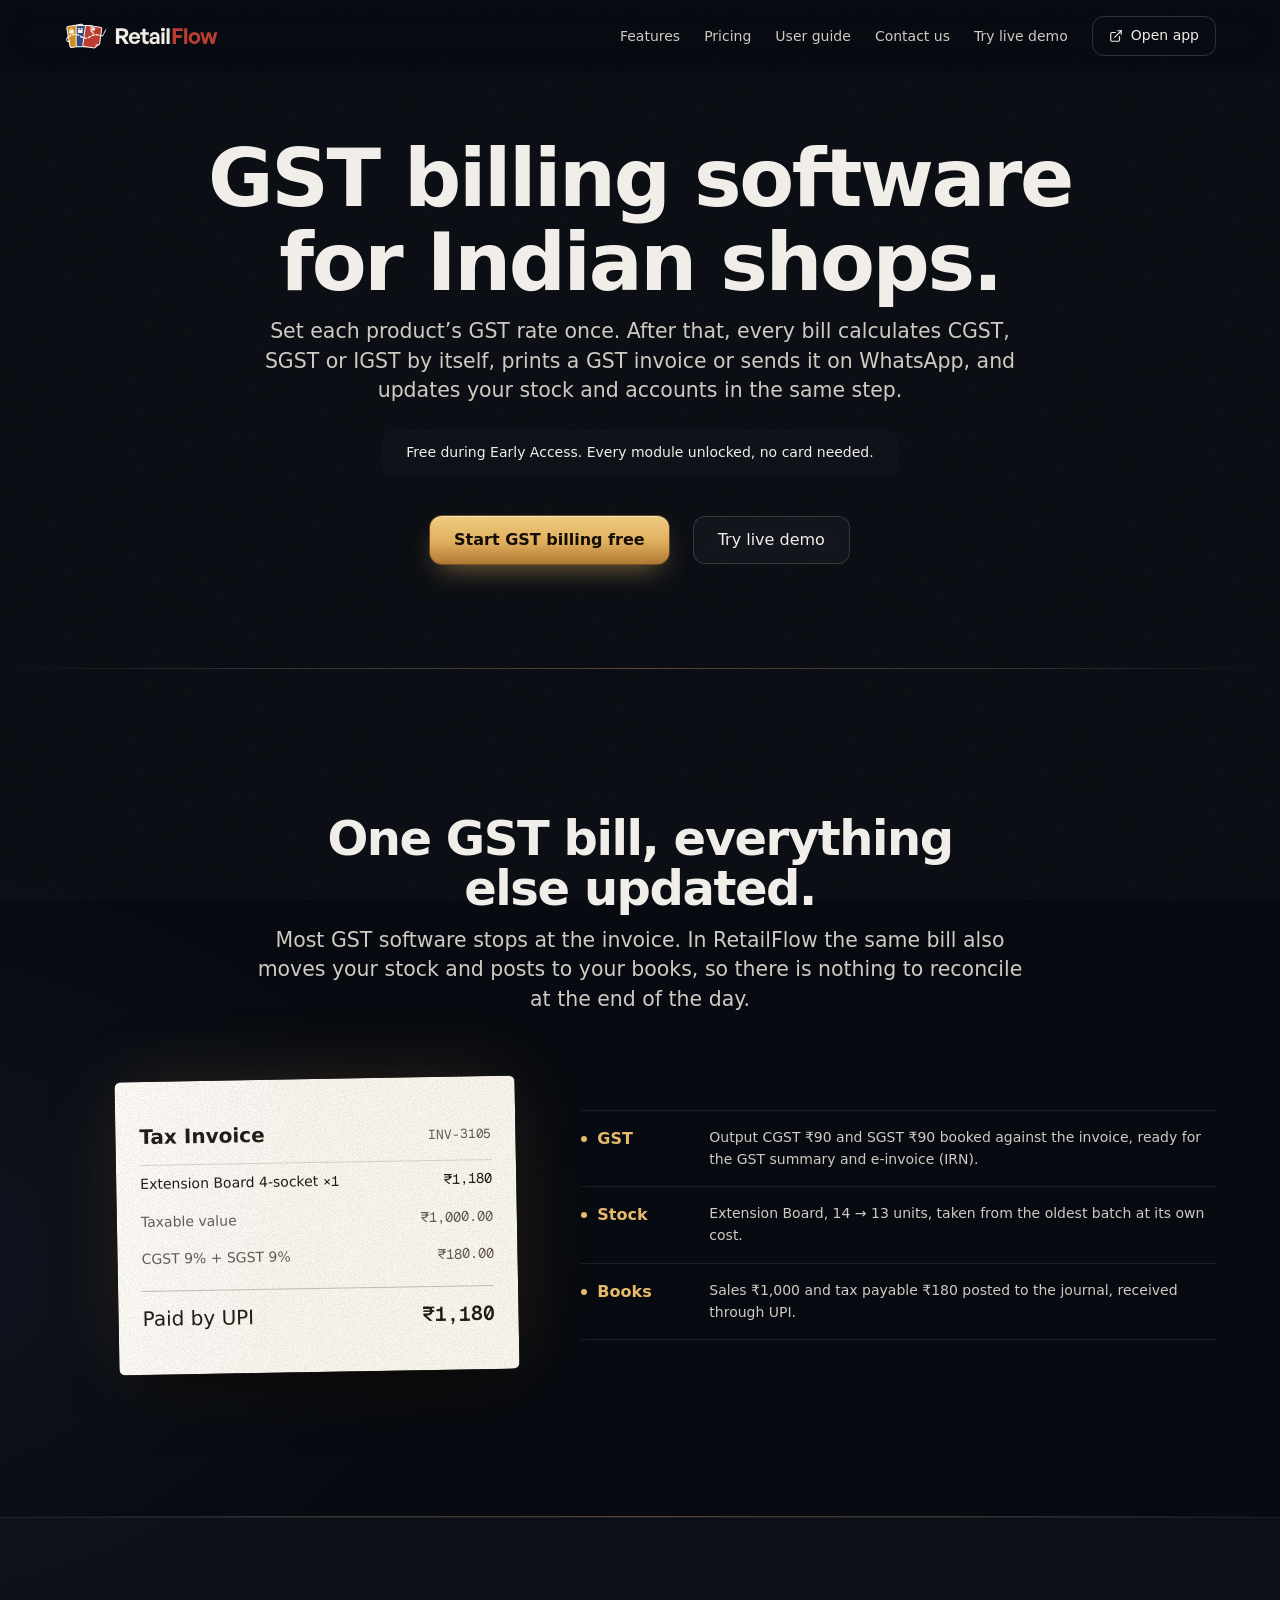
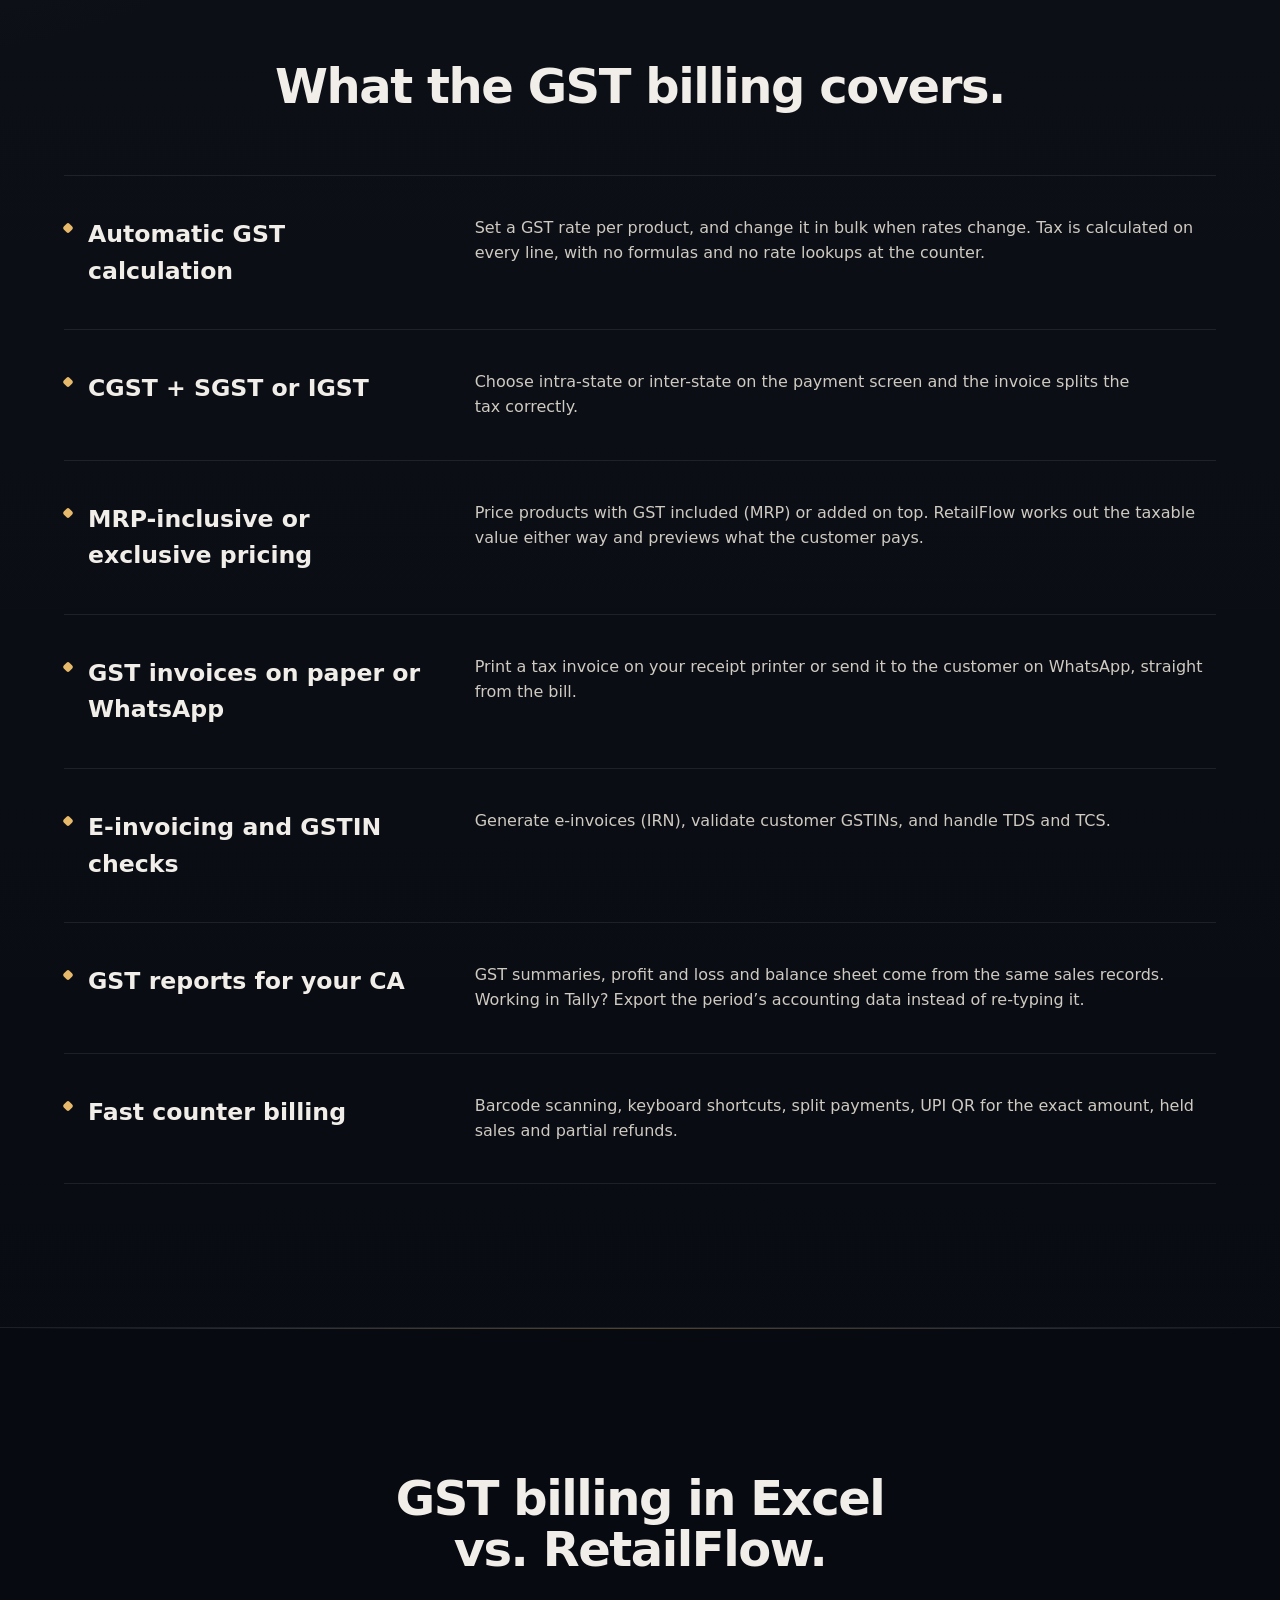
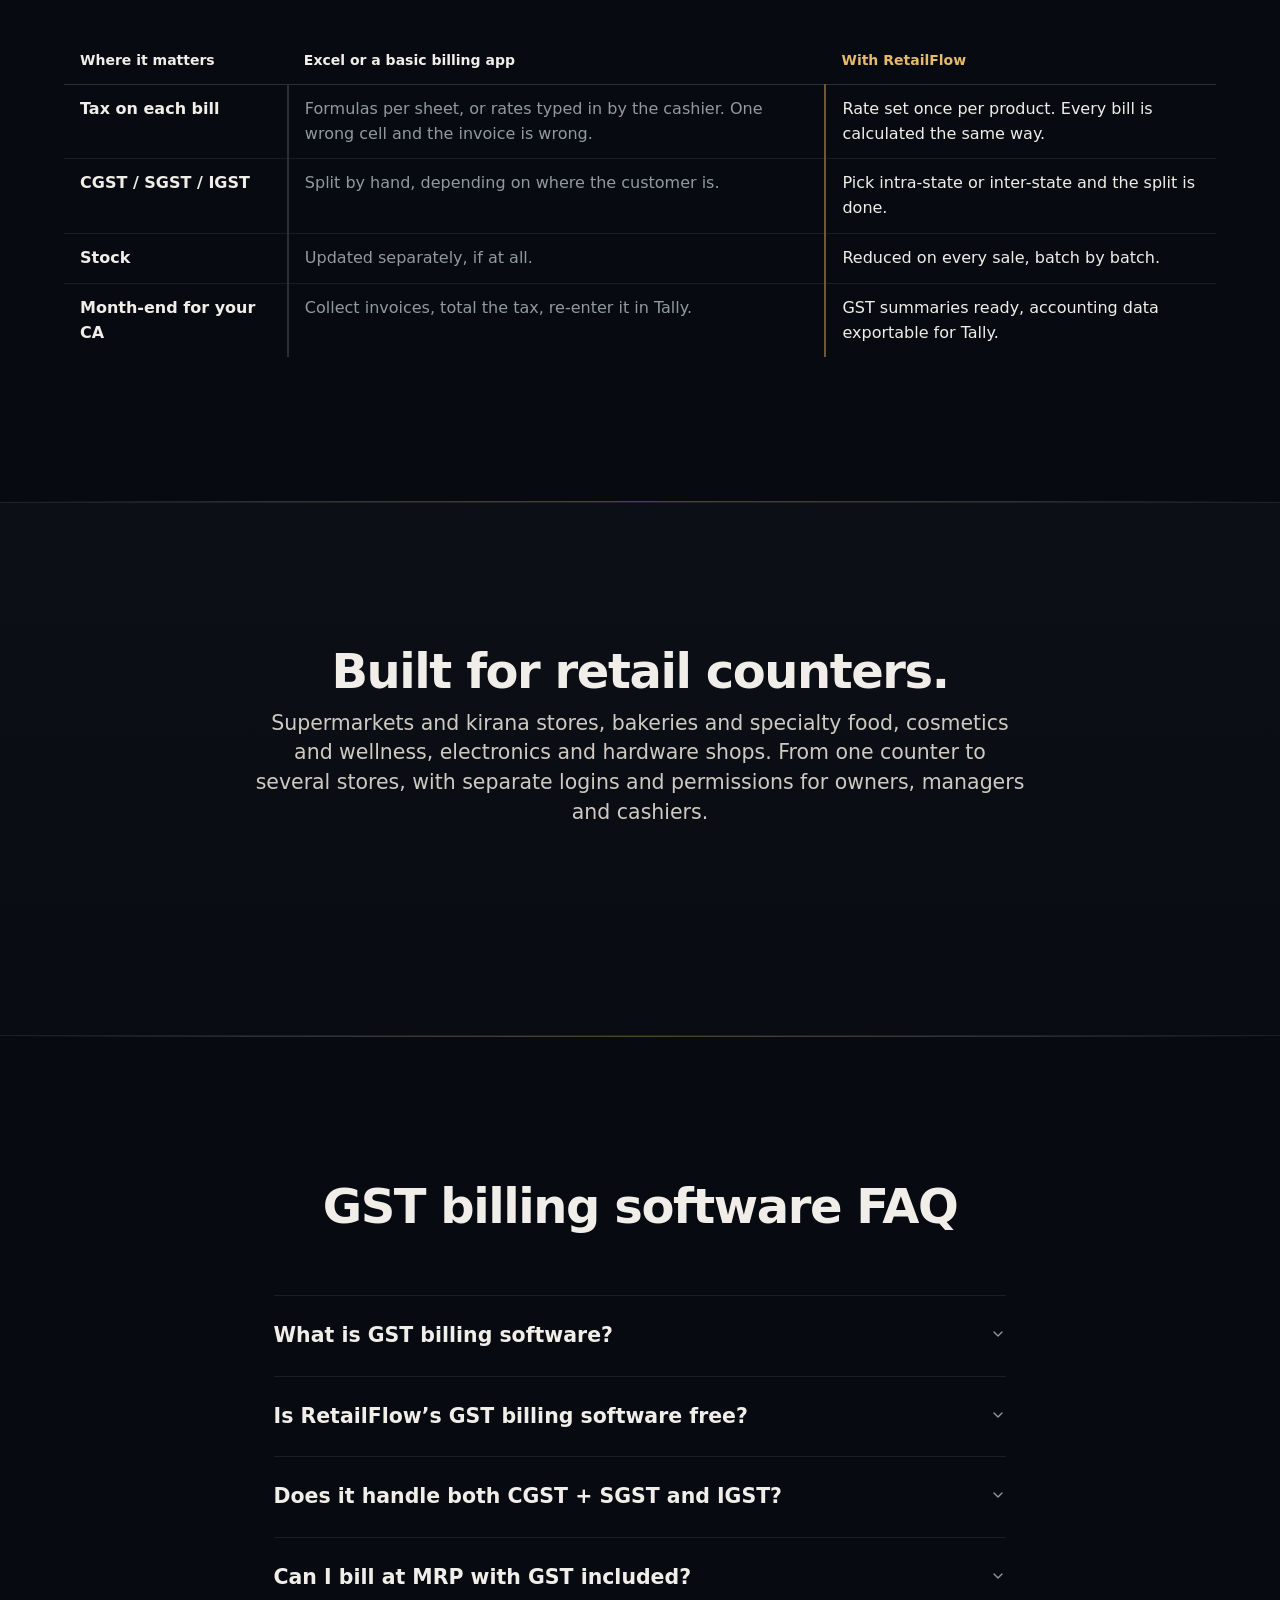
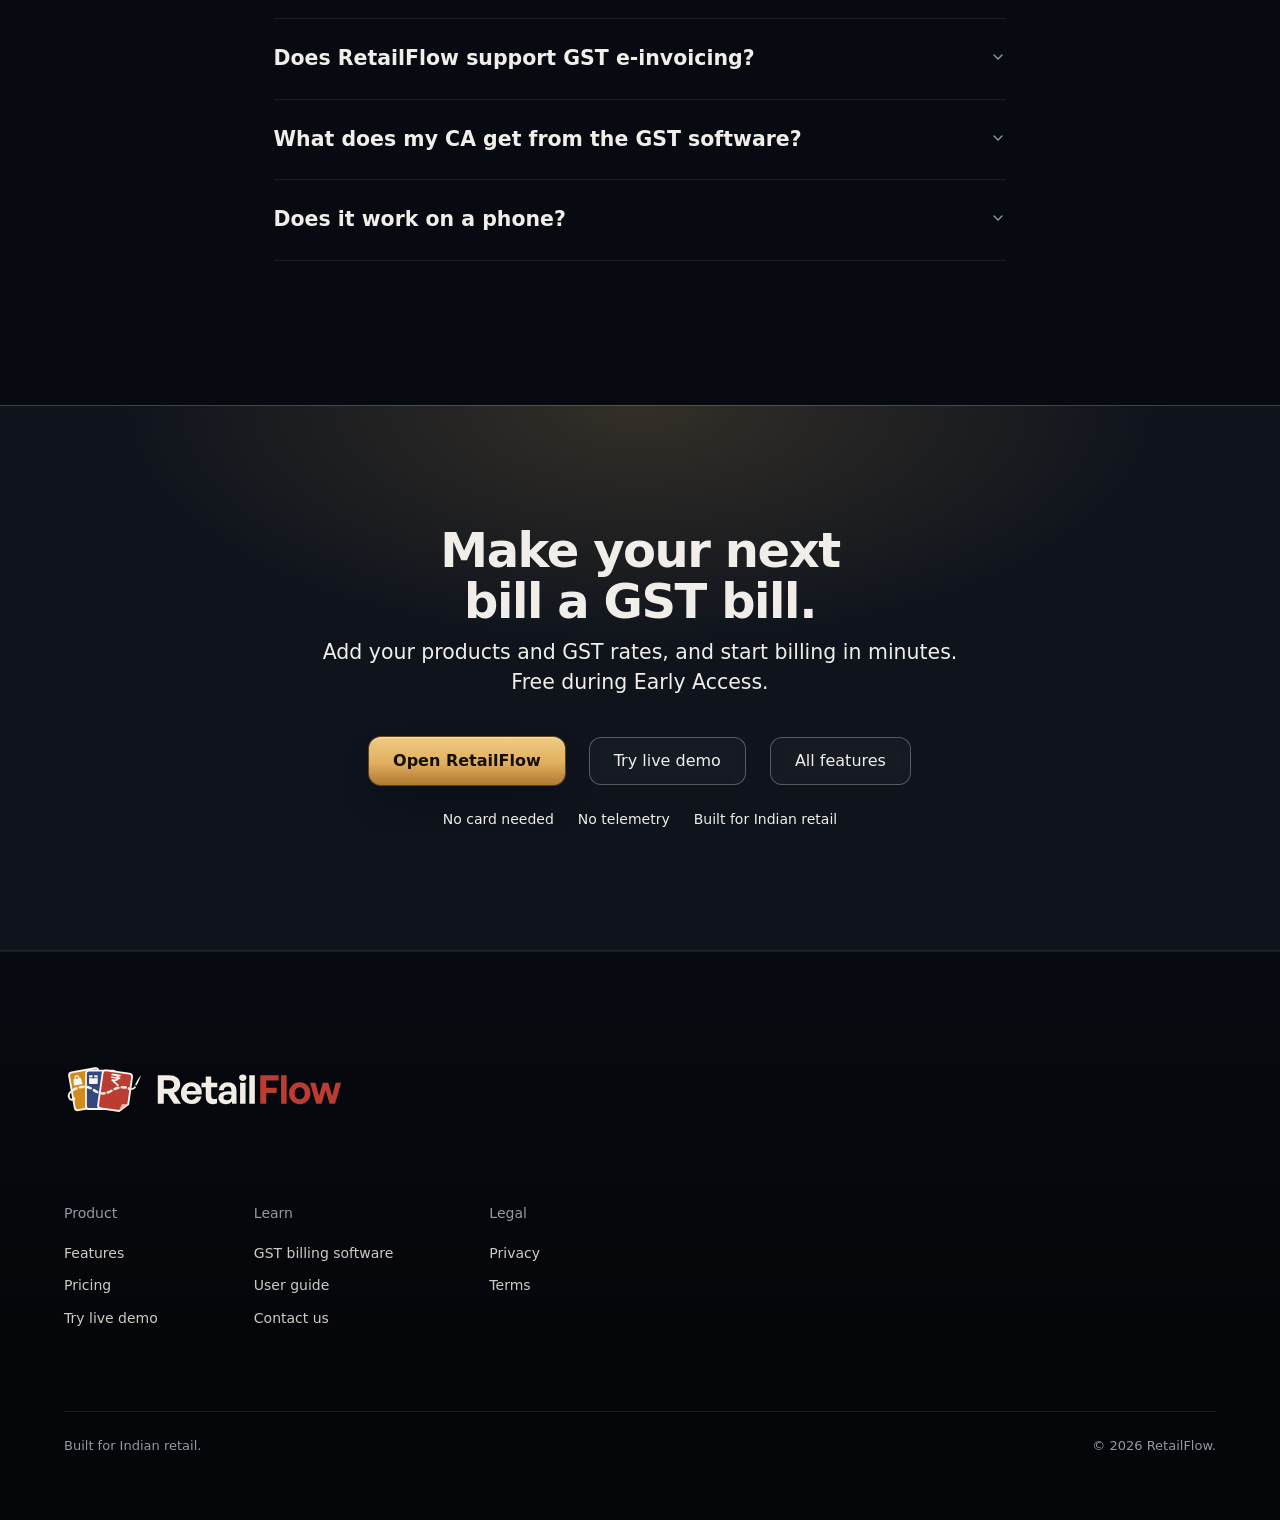
<file: gst-billing-software.html>
<!DOCTYPE html>
<html lang="en-IN">
<head>
  <meta charset="UTF-8">
  <meta name="viewport" content="width=device-width, initial-scale=1.0">
  <title>GST Billing Software for Retail Shops in India, Free | RetailFlow</title>
  <meta name="description" content="Simple GST billing software for Indian shops. Auto-calculates CGST, SGST and IGST, prints GST invoices or sends them on WhatsApp, generates e-invoices (IRN), and keeps stock and accounts in sync. Free during Early Access.">
  <meta name="robots" content="index, follow">
  <meta name="author" content="RetailFlow">
  <link rel="canonical" href="https://retailflow.co.in/gst-billing-software.html">

  <!-- Open Graph -->
  <meta property="og:site_name" content="RetailFlow">
  <meta property="og:title" content="GST Billing Software for Retail Shops in India | RetailFlow">
  <meta property="og:description" content="Auto-calculated CGST, SGST and IGST on every bill, GST invoices on paper or WhatsApp, e-invoicing, and stock and accounts that update themselves.">
  <meta property="og:type" content="website">
  <meta property="og:url" content="https://retailflow.co.in/gst-billing-software.html">
  <meta property="og:locale" content="en_IN">
  <meta property="og:image" content="https://retailflow.co.in/og-image.png">

  <!-- Twitter -->
  <meta name="twitter:card" content="summary_large_image">
  <meta name="twitter:title" content="GST Billing Software for Retail Shops in India | RetailFlow">
  <meta name="twitter:description" content="Auto-calculated CGST, SGST and IGST on every bill, GST invoices on paper or WhatsApp, e-invoicing, and stock and accounts that update themselves.">
  <meta name="twitter:image" content="https://retailflow.co.in/og-image.png">

  <link rel="icon" href="favicon.ico" sizes="48x48">

  <link rel="icon" type="image/svg+xml" href="favicon.svg?v=2026112002">

  <link rel="apple-touch-icon" href="brand/web/apple-touch-icon.png">

  <link rel="manifest" href="brand/web/site.webmanifest">
  <meta name="theme-color" content="#0B0E14">

  <link rel="preconnect" href="https://api.fontshare.com">
  <link rel="preconnect" href="https://fonts.googleapis.com">
  <link rel="preconnect" href="https://fonts.gstatic.com" crossorigin>
  <link href="https://api.fontshare.com/v2/css?f[]=general-sans@400,500,600&display=swap" rel="stylesheet">
  <link href="https://fonts.googleapis.com/css2?family=Geist+Mono:wght@400&display=swap" rel="stylesheet">
  <link rel="stylesheet" href="styles.css?v=2026112509">

  <script type="application/ld+json">
  {
    "@context": "https://schema.org",
    "@graph": [
      {
        "@type": "WebPage",
        "@id": "https://retailflow.co.in/gst-billing-software.html#webpage",
        "url": "https://retailflow.co.in/gst-billing-software.html",
        "name": "GST Billing Software for Retail Shops in India | RetailFlow",
        "description": "GST billing software for Indian shops with automatic CGST, SGST and IGST calculation, GST invoices, e-invoicing, inventory and accounting.",
        "isPartOf": { "@id": "https://retailflow.co.in/#website" },
        "about": { "@id": "https://retailflow.co.in/#software" },
        "breadcrumb": { "@id": "https://retailflow.co.in/gst-billing-software.html#breadcrumb" },
        "inLanguage": "en-IN"
      },
      {
        "@type": "BreadcrumbList",
        "@id": "https://retailflow.co.in/gst-billing-software.html#breadcrumb",
        "itemListElement": [
          { "@type": "ListItem", "position": 1, "name": "RetailFlow", "item": "https://retailflow.co.in/" },
          { "@type": "ListItem", "position": 2, "name": "GST billing software", "item": "https://retailflow.co.in/gst-billing-software.html" }
        ]
      },
      {
        "@type": "SoftwareApplication",
        "@id": "https://retailflow.co.in/#software",
        "name": "RetailFlow",
        "url": "https://retailflow.co.in/",
        "applicationCategory": "BusinessApplication",
        "applicationSubCategory": "GST billing software",
        "operatingSystem": "Web",
        "offers": {
          "@type": "Offer",
          "price": "0",
          "priceCurrency": "INR",
          "description": "Free during the Early Access Program.",
          "url": "https://retailflow.co.in/pricing.html"
        }
      },
      {
        "@type": "FAQPage",
        "@id": "https://retailflow.co.in/gst-billing-software.html#faq",
        "mainEntity": [
          {
            "@type": "Question",
            "name": "What is GST billing software?",
            "acceptedAnswer": { "@type": "Answer", "text": "GST billing software creates bills that follow India’s GST rules. It applies the right GST rate to each item, splits the tax into CGST and SGST for sales within your state or IGST for sales to another state, and prints a GST invoice with your GSTIN. RetailFlow does this on every bill automatically." }
          },
          {
            "@type": "Question",
            "name": "Is RetailFlow’s GST billing software free?",
            "acceptedAnswer": { "@type": "Answer", "text": "Yes, right now. RetailFlow is free during its Early Access Program, with every module unlocked and no card needed. When Early Access ends, plans start from ₹149 a month, and Early Access customers get at least 50% off for a minimum of 12 months." }
          },
          {
            "@type": "Question",
            "name": "Does it handle both CGST + SGST and IGST?",
            "acceptedAnswer": { "@type": "Answer", "text": "Yes. You choose intra-state (CGST + SGST) or inter-state (IGST) on the payment screen, and the tax on the invoice is split accordingly." }
          },
          {
            "@type": "Question",
            "name": "Can I bill at MRP with GST included?",
            "acceptedAnswer": { "@type": "Answer", "text": "Yes. Each product can be priced GST-inclusive (MRP) or GST-exclusive. RetailFlow works out the taxable value and the tax either way, and shows the price the customer will pay while you set it." }
          },
          {
            "@type": "Question",
            "name": "Does RetailFlow support GST e-invoicing?",
            "acceptedAnswer": { "@type": "Answer", "text": "Yes. RetailFlow generates e-invoices (IRN), validates customer GSTINs, and handles TDS and TCS." }
          },
          {
            "@type": "Question",
            "name": "What does my CA get from the GST software?",
            "acceptedAnswer": { "@type": "Answer", "text": "GST summaries, profit and loss, and a balance sheet built from the same sales records as your bills. If your CA works in Tally, you can export the accounting data for the period instead of re-entering it." }
          },
          {
            "@type": "Question",
            "name": "Does it work on a phone?",
            "acceptedAnswer": { "@type": "Answer", "text": "Yes. RetailFlow runs in the browser on a computer or phone, with a mobile layout for billing and stock checks, and you can scan barcodes with your phone camera. An Android app is coming soon." }
          }
        ]
      }
    ]
  }
  </script>

  <script defer data-domain="retailflow.co.in" src="https://plausible.io/js/script.js"></script>
</head>
<body>
<script>document.documentElement.classList.add('js');</script>

<!-- NAV -->
<nav class="nav" id="nav">
  <div class="container">
    <div class="nav-inner">
      <a href="index.html" class="nav-logo"><img src="brand/lockups/retailflow-horizontal-reversed.svg" alt="RetailFlow" width="155" height="46"></a>
      <ul class="nav-links" id="nav-menu">
        <li><a href="index.html#features">Features</a></li>
        <li><a href="pricing.html">Pricing</a></li>
        <li><a href="business-guide.html">User guide</a></li>
        <li><a href="index.html#contact">Contact us</a></li>
        <li><a href="https://app.retailflow.co.in/demo" target="_blank" rel="noopener">Try live demo</a></li>
        <li>
          <a href="https://app.retailflow.co.in/" class="nav-cta" target="_blank" rel="noopener">
            <svg width="14" height="14" viewBox="0 0 24 24" fill="none" stroke="currentColor" stroke-width="2" stroke-linecap="round" stroke-linejoin="round" aria-hidden="true"><path d="M18 13v6a2 2 0 0 1-2 2H5a2 2 0 0 1-2-2V8a2 2 0 0 1 2-2h6"/><polyline points="15 3 21 3 21 9"/><line x1="10" y1="14" x2="21" y2="3"/></svg>
            Open app
          </a>
        </li>
      </ul>
      <button class="nav-toggle" id="nav-toggle" aria-label="Toggle menu" aria-expanded="false" aria-controls="nav-menu">
        <svg class="ic-open" width="22" height="22" viewBox="0 0 24 24" fill="none" stroke="currentColor" stroke-width="2" stroke-linecap="round" stroke-linejoin="round" aria-hidden="true"><line x1="3" y1="6" x2="21" y2="6"/><line x1="3" y1="12" x2="21" y2="12"/><line x1="3" y1="18" x2="21" y2="18"/></svg>
        <svg class="ic-close" width="22" height="22" viewBox="0 0 24 24" fill="none" stroke="currentColor" stroke-width="2" stroke-linecap="round" stroke-linejoin="round" aria-hidden="true"><line x1="18" y1="6" x2="6" y2="18"/><line x1="6" y1="6" x2="18" y2="18"/></svg>
      </button>
    </div>
  </div>
</nav>

<main id="main">

<!-- HEADER -->
<section class="section pricing-hero">
  <div class="container hdr hdr--c" data-reveal>
    <h1>GST billing software for Indian shops.</h1>
    <p class="lead">Set each product’s GST rate once. After that, every bill calculates CGST, SGST or IGST by itself, prints a GST invoice or sends it on WhatsApp, and updates your stock and accounts in the same step.</p>
    <p class="fact-banner">Free during Early Access. Every module unlocked, no card needed.</p>
    <div class="cta-actions">
      <a href="https://app.retailflow.co.in/" class="btn btn--primary" target="_blank" rel="noopener">Start GST billing free</a>
      <a href="https://app.retailflow.co.in/demo" class="btn btn--quiet" target="_blank" rel="noopener">Try live demo</a>
    </div>
  </div>
</section>

<hr class="rule">

<!-- WHAT A BILL DOES -->
<section class="section" id="one-system">
  <div class="container">
    <div class="hdr hdr--c" data-reveal>
      <h2>One GST bill, everything else updated.</h2>
      <p class="lead">Most GST software stops at the invoice. In RetailFlow the same bill also moves your stock and posts to your books, so there is nothing to reconcile at the end of the day.</p>
    </div>
    <div class="post-map" data-reveal>
      <div class="post-bill stock">
        <div class="doc-head"><span class="doc-title">Tax Invoice</span><span class="doc-id">INV-3105</span></div>
        <div class="doc-row"><span>Extension Board 4-socket <span class="num">×1</span></span><span class="num">₹1,180</span></div>
        <div class="doc-row dim"><span>Taxable value</span><span class="num">₹1,000.00</span></div>
        <div class="doc-row dim"><span>CGST 9% + SGST 9%</span><span class="num">₹180.00</span></div>
        <div class="doc-total"><span>Paid by UPI</span><span class="num">₹1,180</span></div>
      </div>
      <ol class="post-list">
        <li class="post-row"><span class="post-k">GST</span><span class="post-v">Output CGST ₹90 and SGST ₹90 booked against the invoice, ready for the GST summary and e-invoice (IRN).</span></li>
        <li class="post-row"><span class="post-k">Stock</span><span class="post-v">Extension Board, 14 → 13 units, taken from the oldest batch at its own cost.</span></li>
        <li class="post-row"><span class="post-k">Books</span><span class="post-v">Sales ₹1,000 and tax payable ₹180 posted to the journal, received through UPI.</span></li>
      </ol>
    </div>
  </div>
</section>

<hr class="rule">

<!-- GST FEATURES -->
<section class="section section--band">
  <div class="container">
    <div class="hdr hdr--c" data-reveal>
      <h2>What the GST billing covers.</h2>
    </div>
    <div class="trust-rows" data-reveal>
      <div class="trust-row">
        <div class="trust-title">Automatic GST calculation</div>
        <p class="trust-desc">Set a GST rate per product, and change it in bulk when rates change. Tax is calculated on every line, with no formulas and no rate lookups at the counter.</p>
      </div>
      <div class="trust-row">
        <div class="trust-title">CGST + SGST or IGST</div>
        <p class="trust-desc">Choose intra-state or inter-state on the payment screen and the invoice splits the tax correctly.</p>
      </div>
      <div class="trust-row">
        <div class="trust-title">MRP-inclusive or exclusive pricing</div>
        <p class="trust-desc">Price products with GST included (MRP) or added on top. RetailFlow works out the taxable value either way and previews what the customer pays.</p>
      </div>
      <div class="trust-row">
        <div class="trust-title">GST invoices on paper or WhatsApp</div>
        <p class="trust-desc">Print a tax invoice on your receipt printer or send it to the customer on WhatsApp, straight from the bill.</p>
      </div>
      <div class="trust-row">
        <div class="trust-title">E-invoicing and GSTIN checks</div>
        <p class="trust-desc">Generate e-invoices (IRN), validate customer GSTINs, and handle TDS and TCS.</p>
      </div>
      <div class="trust-row">
        <div class="trust-title">GST reports for your CA</div>
        <p class="trust-desc">GST summaries, profit and loss and balance sheet come from the same sales records. Working in Tally? Export the period’s accounting data instead of re-typing it.</p>
      </div>
      <div class="trust-row">
        <div class="trust-title">Fast counter billing</div>
        <p class="trust-desc">Barcode scanning, keyboard shortcuts, split payments, UPI QR for the exact amount, held sales and partial refunds.</p>
      </div>
    </div>
  </div>
</section>

<hr class="rule">

<!-- VS EXCEL -->
<section class="section">
  <div class="container">
    <div class="hdr hdr--c" data-reveal>
      <h2>GST billing in Excel vs. RetailFlow.</h2>
    </div>
    <div class="compare-wrap" data-reveal>
      <table class="compare-table compare-table--vs">
        <thead>
          <tr><th>Where it matters</th><th>Excel or a basic billing app</th><th>With RetailFlow</th></tr>
        </thead>
        <tbody>
          <tr><td>Tax on each bill</td><td data-label="Excel or a basic billing app" class="cell-old">Formulas per sheet, or rates typed in by the cashier. One wrong cell and the invoice is wrong.</td><td data-label="With RetailFlow">Rate set once per product. Every bill is calculated the same way.</td></tr>
          <tr><td>CGST / SGST / IGST</td><td data-label="Excel or a basic billing app" class="cell-old">Split by hand, depending on where the customer is.</td><td data-label="With RetailFlow">Pick intra-state or inter-state and the split is done.</td></tr>
          <tr><td>Stock</td><td data-label="Excel or a basic billing app" class="cell-old">Updated separately, if at all.</td><td data-label="With RetailFlow">Reduced on every sale, batch by batch.</td></tr>
          <tr><td>Month-end for your CA</td><td data-label="Excel or a basic billing app" class="cell-old">Collect invoices, total the tax, re-enter it in Tally.</td><td data-label="With RetailFlow">GST summaries ready, accounting data exportable for Tally.</td></tr>
        </tbody>
      </table>
    </div>
  </div>
</section>

<hr class="rule">

<!-- WHO IT'S FOR -->
<section class="section section--band">
  <div class="container">
    <div class="hdr hdr--c" data-reveal>
      <h2>Built for retail counters.</h2>
      <p class="lead">Supermarkets and kirana stores, bakeries and specialty food, cosmetics and wellness, electronics and hardware shops. From one counter to several stores, with separate logins and permissions for owners, managers and cashiers.</p>
    </div>
  </div>
</section>

<hr class="rule">

<!-- FAQ -->
<section class="section" id="faq">
  <div class="container">
    <div class="hdr hdr--c" data-reveal>
      <h2>GST billing software FAQ</h2>
    </div>
    <div class="faq" data-reveal>
      <details class="faq-item">
        <summary class="faq-q"><span class="faq-q-txt">What is GST billing software?</span> <svg class="faq-chev" width="16" height="16" viewBox="0 0 24 24" fill="none" stroke="currentColor" stroke-width="2" stroke-linecap="round" stroke-linejoin="round" aria-hidden="true"><polyline points="6 9 12 15 18 9"/></svg></summary>
        <p class="faq-a">GST billing software creates bills that follow India’s GST rules. It applies the right GST rate to each item, splits the tax into CGST and SGST for sales within your state or IGST for sales to another state, and prints a GST invoice with your GSTIN. RetailFlow does this on every bill automatically.</p>
      </details>
      <details class="faq-item">
        <summary class="faq-q"><span class="faq-q-txt">Is RetailFlow’s GST billing software free?</span> <svg class="faq-chev" width="16" height="16" viewBox="0 0 24 24" fill="none" stroke="currentColor" stroke-width="2" stroke-linecap="round" stroke-linejoin="round" aria-hidden="true"><polyline points="6 9 12 15 18 9"/></svg></summary>
        <p class="faq-a">Yes, right now. RetailFlow is free during its Early Access Program, with every module unlocked and no card needed. When Early Access ends, plans start from ₹149 a month, and Early Access customers get at least 50% off for a minimum of 12 months. See <a href="pricing.html">pricing</a>.</p>
      </details>
      <details class="faq-item">
        <summary class="faq-q"><span class="faq-q-txt">Does it handle both CGST + SGST and IGST?</span> <svg class="faq-chev" width="16" height="16" viewBox="0 0 24 24" fill="none" stroke="currentColor" stroke-width="2" stroke-linecap="round" stroke-linejoin="round" aria-hidden="true"><polyline points="6 9 12 15 18 9"/></svg></summary>
        <p class="faq-a">Yes. You choose intra-state (CGST + SGST) or inter-state (IGST) on the payment screen, and the tax on the invoice is split accordingly.</p>
      </details>
      <details class="faq-item">
        <summary class="faq-q"><span class="faq-q-txt">Can I bill at MRP with GST included?</span> <svg class="faq-chev" width="16" height="16" viewBox="0 0 24 24" fill="none" stroke="currentColor" stroke-width="2" stroke-linecap="round" stroke-linejoin="round" aria-hidden="true"><polyline points="6 9 12 15 18 9"/></svg></summary>
        <p class="faq-a">Yes. Each product can be priced GST-inclusive (MRP) or GST-exclusive. RetailFlow works out the taxable value and the tax either way, and shows the price the customer will pay while you set it.</p>
      </details>
      <details class="faq-item">
        <summary class="faq-q"><span class="faq-q-txt">Does RetailFlow support GST e-invoicing?</span> <svg class="faq-chev" width="16" height="16" viewBox="0 0 24 24" fill="none" stroke="currentColor" stroke-width="2" stroke-linecap="round" stroke-linejoin="round" aria-hidden="true"><polyline points="6 9 12 15 18 9"/></svg></summary>
        <p class="faq-a">Yes. RetailFlow generates e-invoices (IRN), validates customer GSTINs, and handles TDS and TCS.</p>
      </details>
      <details class="faq-item">
        <summary class="faq-q"><span class="faq-q-txt">What does my CA get from the GST software?</span> <svg class="faq-chev" width="16" height="16" viewBox="0 0 24 24" fill="none" stroke="currentColor" stroke-width="2" stroke-linecap="round" stroke-linejoin="round" aria-hidden="true"><polyline points="6 9 12 15 18 9"/></svg></summary>
        <p class="faq-a">GST summaries, profit and loss, and a balance sheet built from the same sales records as your bills. If your CA works in Tally, you can export the accounting data for the period instead of re-entering it.</p>
      </details>
      <details class="faq-item">
        <summary class="faq-q"><span class="faq-q-txt">Does it work on a phone?</span> <svg class="faq-chev" width="16" height="16" viewBox="0 0 24 24" fill="none" stroke="currentColor" stroke-width="2" stroke-linecap="round" stroke-linejoin="round" aria-hidden="true"><polyline points="6 9 12 15 18 9"/></svg></summary>
        <p class="faq-a">Yes. RetailFlow runs in the browser on a computer or phone, with a mobile layout for billing and stock checks, and you can scan barcodes with your phone camera. An Android app is coming soon.</p>
      </details>
    </div>
  </div>
</section>

<!-- CTA BAND -->
<div class="cta-band board">
  <div class="container">
    <h2 data-reveal>Make your next bill a GST bill.</h2>
    <p class="lead" data-reveal>Add your products and GST rates, and start billing in minutes. Free during Early Access.</p>
    <div class="cta-actions" data-reveal>
      <a href="https://app.retailflow.co.in/" class="btn btn--card" target="_blank" rel="noopener">Open RetailFlow</a>
      <a href="https://app.retailflow.co.in/demo" class="btn btn--quiet" target="_blank" rel="noopener">Try live demo</a>
      <a href="index.html#features" class="btn btn--quiet">All features</a>
    </div>
    <p class="cta-note" data-reveal><span>No card needed</span><span>No telemetry</span><span>Built for Indian retail</span></p>
  </div>
</div>

</main>

<!-- FOOTER (mast) -->
<footer class="footer">
  <div class="container">
    <a href="index.html" class="footer-logo"><img src="brand/lockups/retailflow-horizontal-reversed.svg" alt="RetailFlow" width="270" height="80"></a>
    <div class="footer-cols">
      <div>
        <div class="footer-col-title">Product</div>
        <ul class="footer-links">
          <li><a href="index.html#features">Features</a></li>
          <li><a href="pricing.html">Pricing</a></li>
          <li><a href="https://app.retailflow.co.in/demo" target="_blank" rel="noopener">Try live demo</a></li>
        </ul>
      </div>
      <div>
        <div class="footer-col-title">Learn</div>
        <ul class="footer-links">
          <li><a href="gst-billing-software.html">GST billing software</a></li>
          <li><a href="business-guide.html">User guide</a></li>
          <li><a href="index.html#contact">Contact us</a></li>
        </ul>
      </div>
      <div>
        <div class="footer-col-title">Legal</div>
        <ul class="footer-links">
          <li><a href="privacy.html">Privacy</a></li>
          <li><a href="terms.html">Terms</a></li>
        </ul>
      </div>
    </div>
    <div class="footer-legal">
      <span>Built for Indian retail.</span>
      <span>&copy; 2026 RetailFlow.</span>
    </div>
  </div>
</footer>

<script src="script.js?v=2026112503"></script>
</body>
</html>
</file>
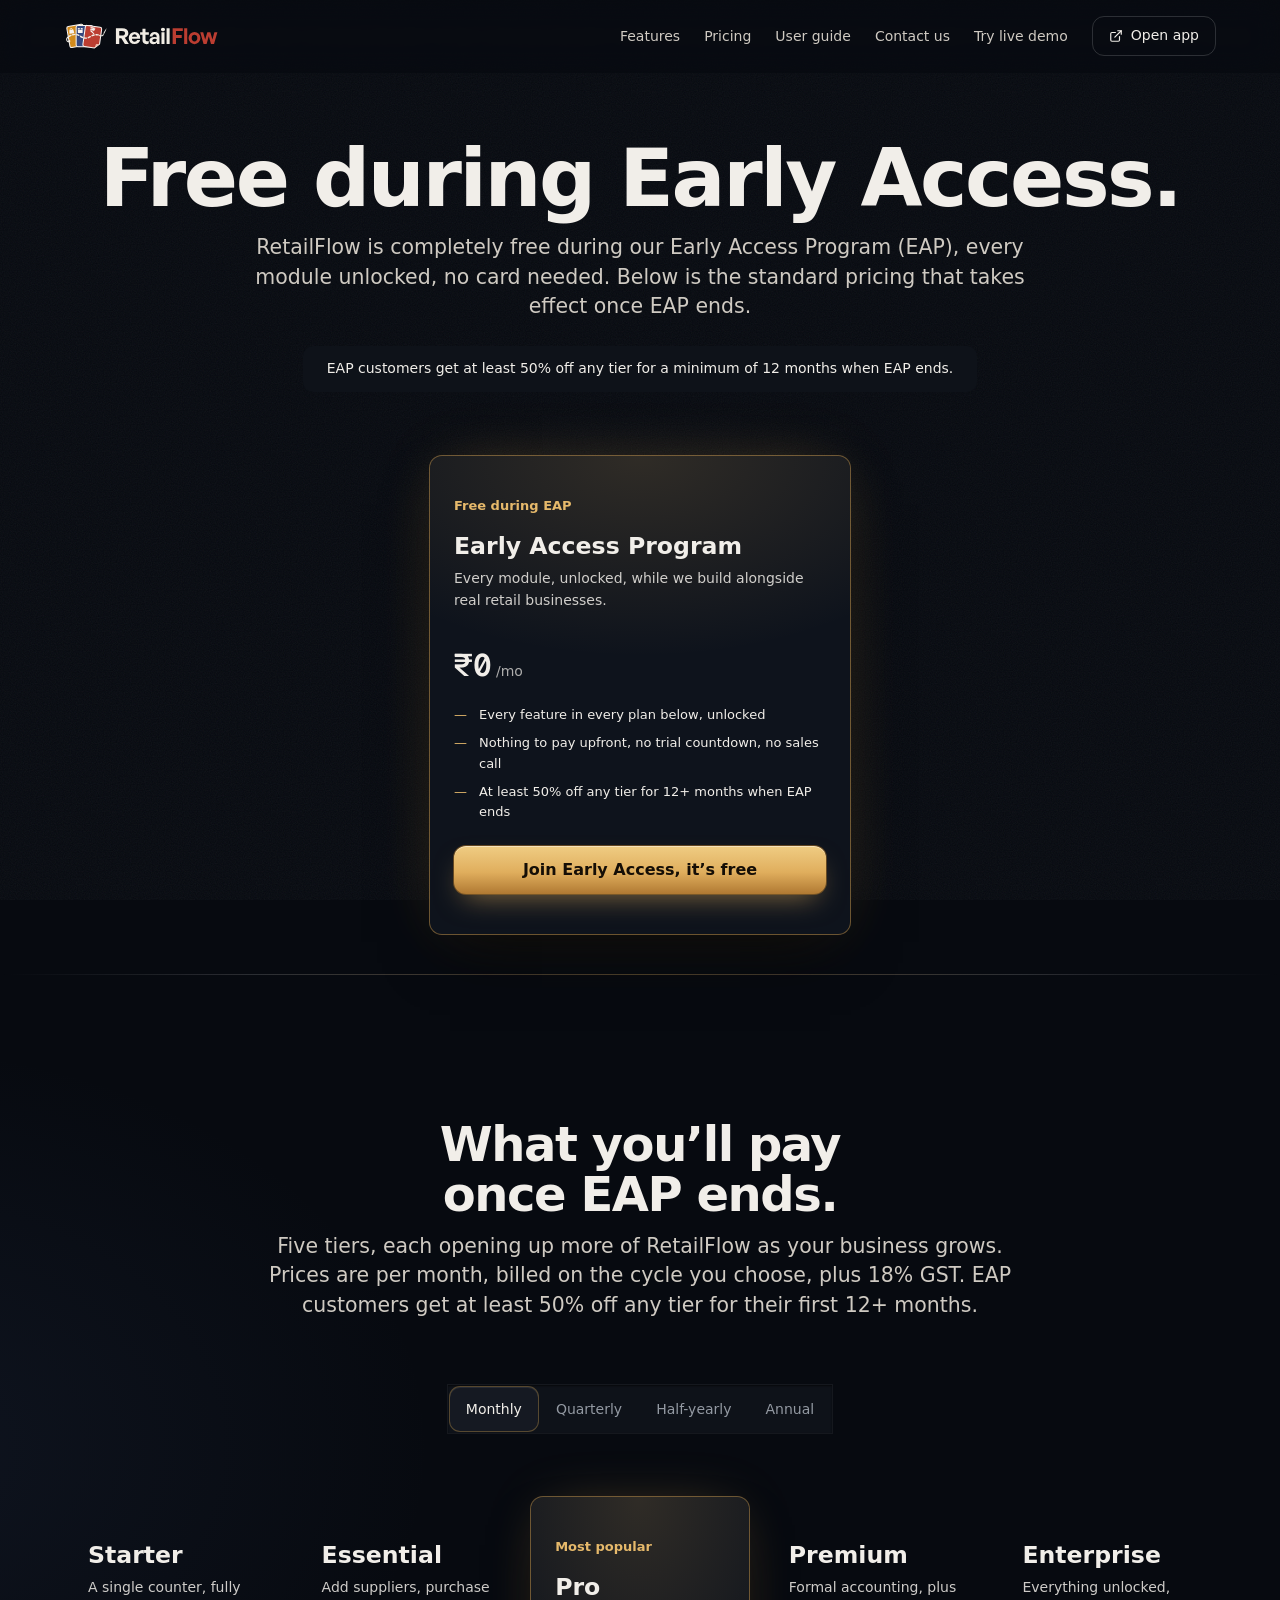
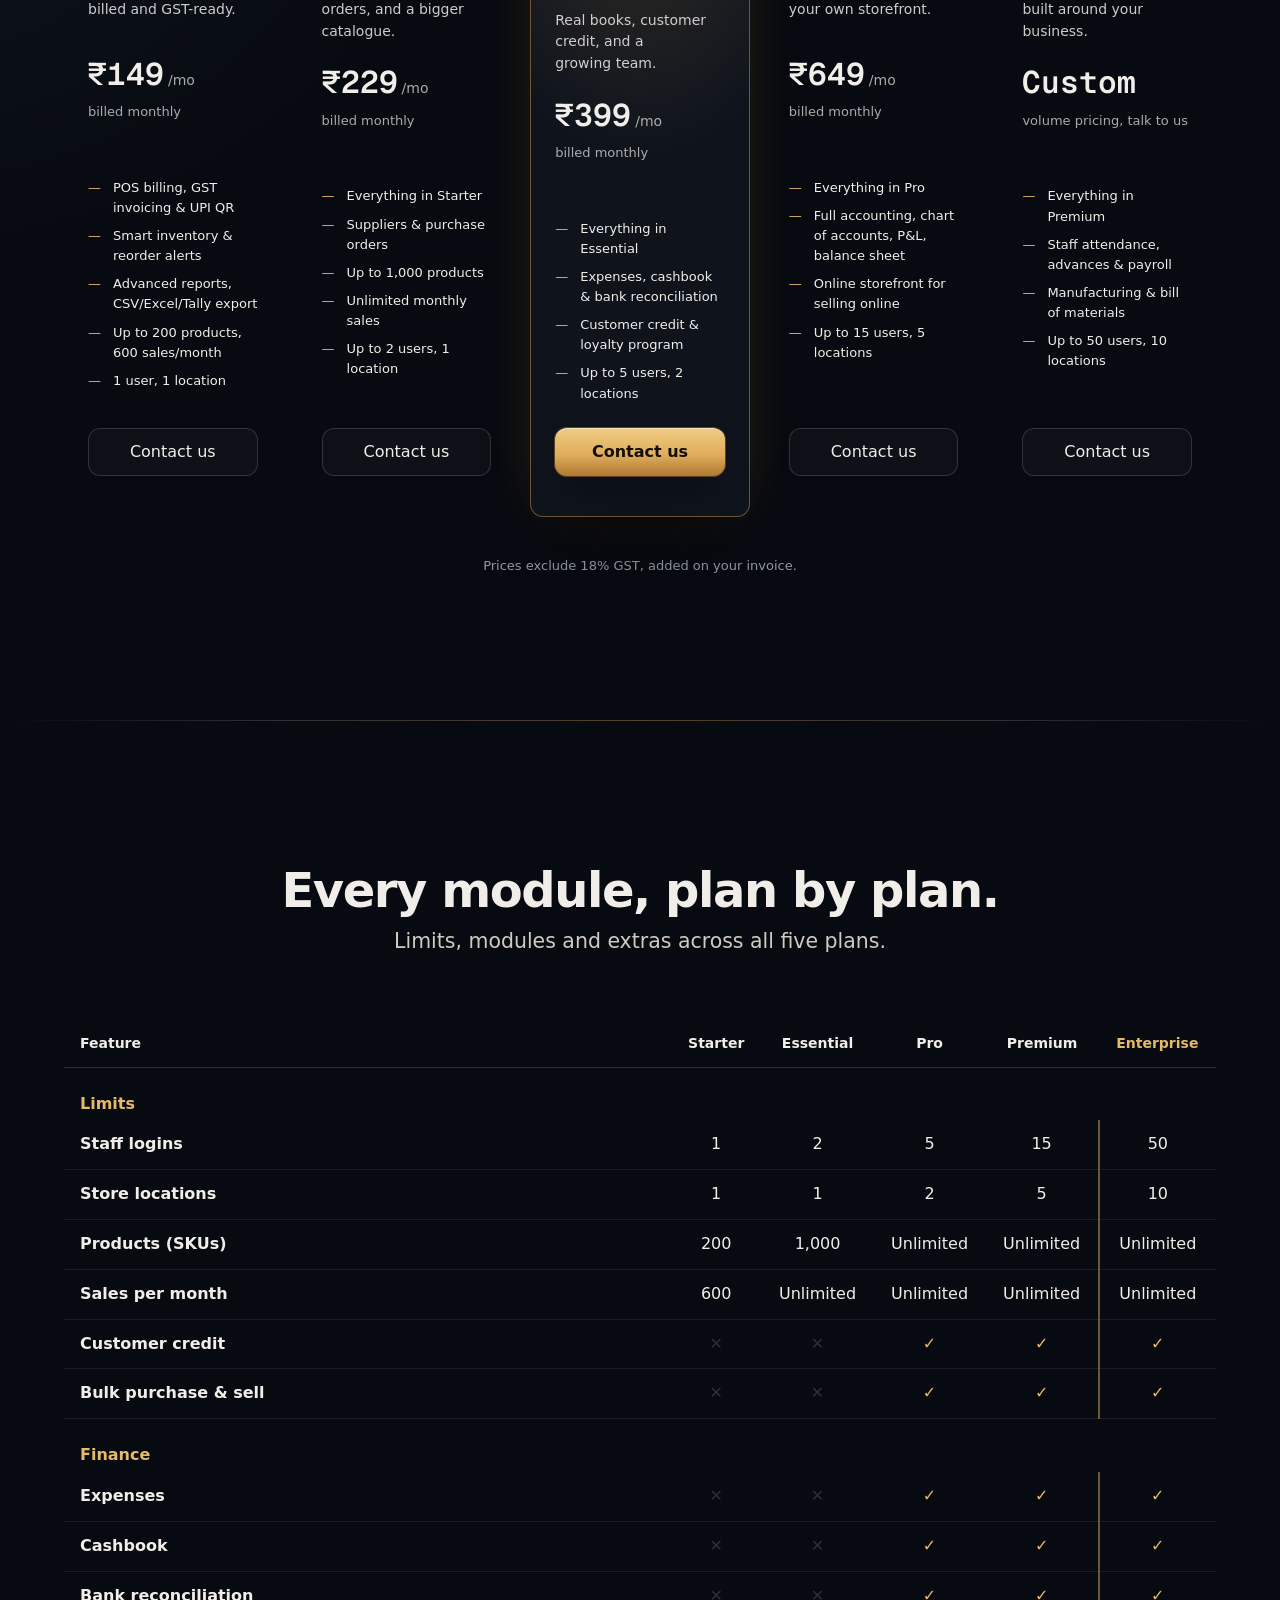
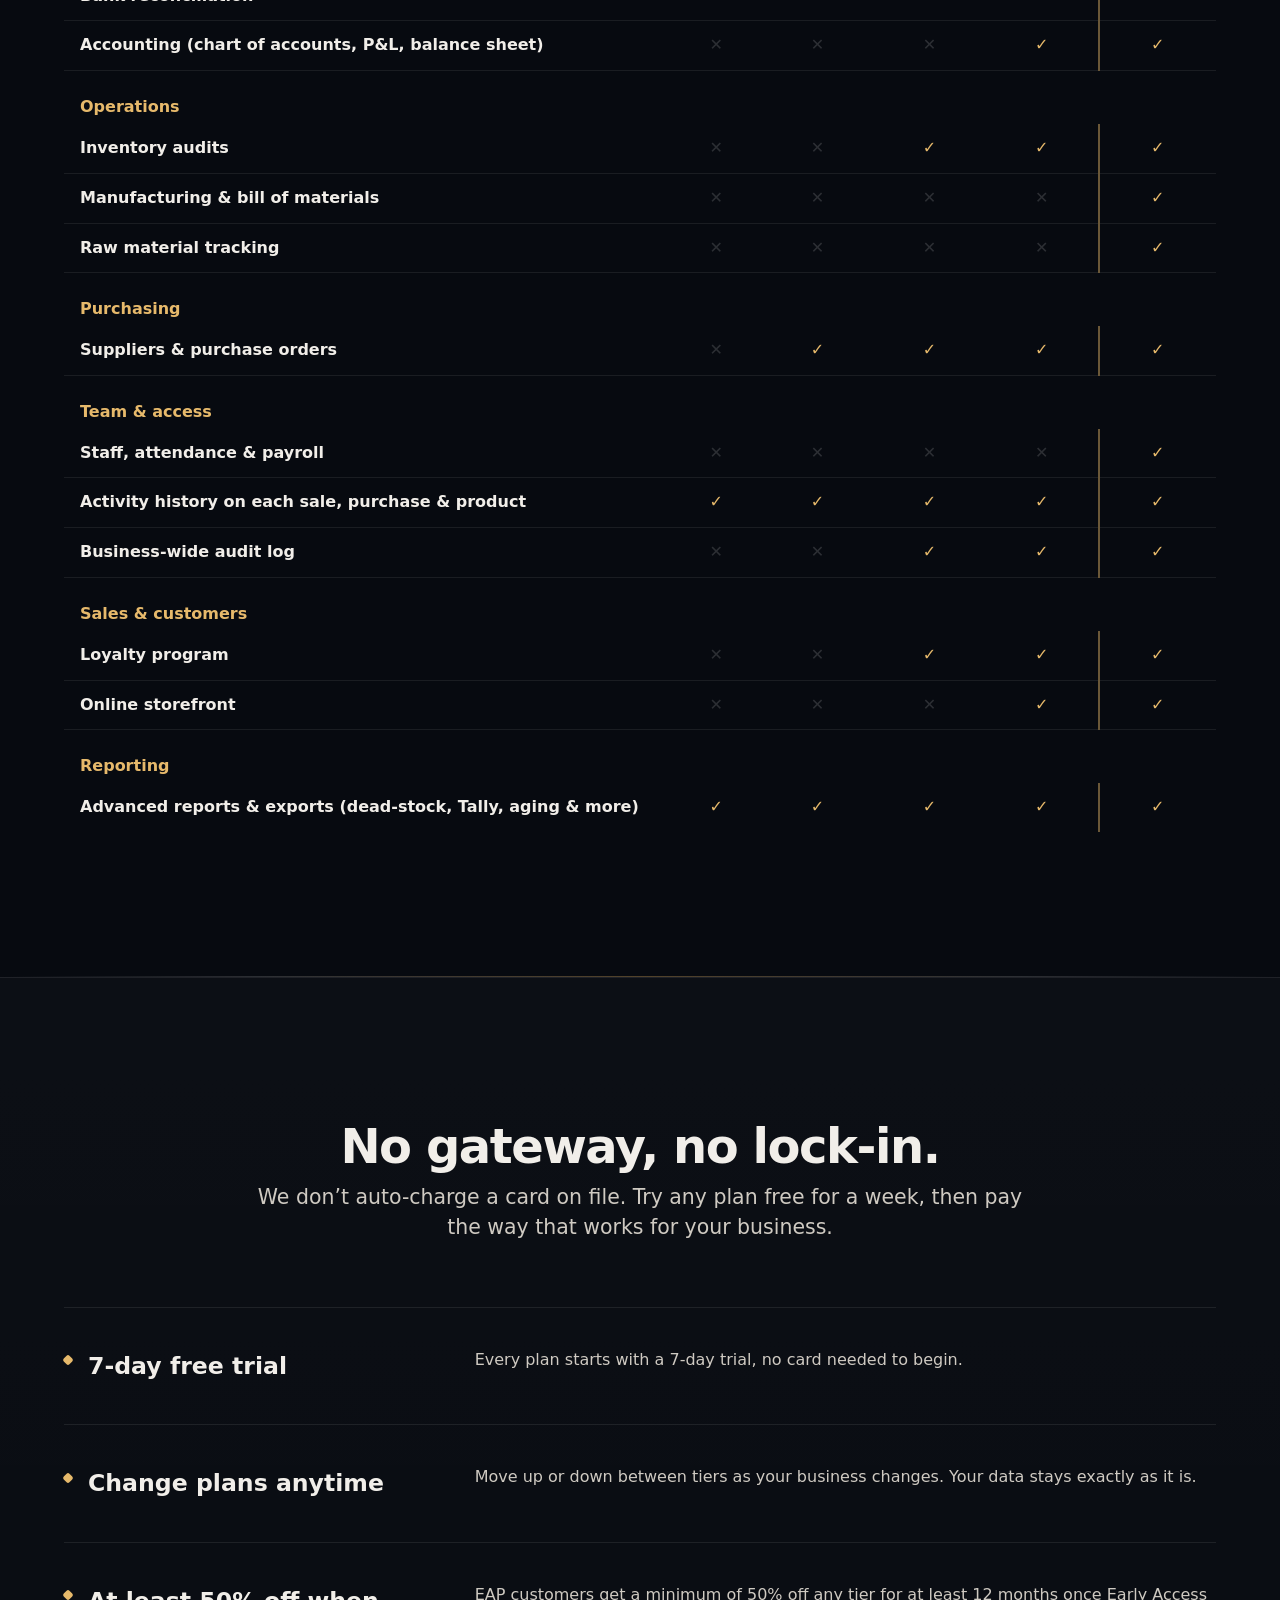
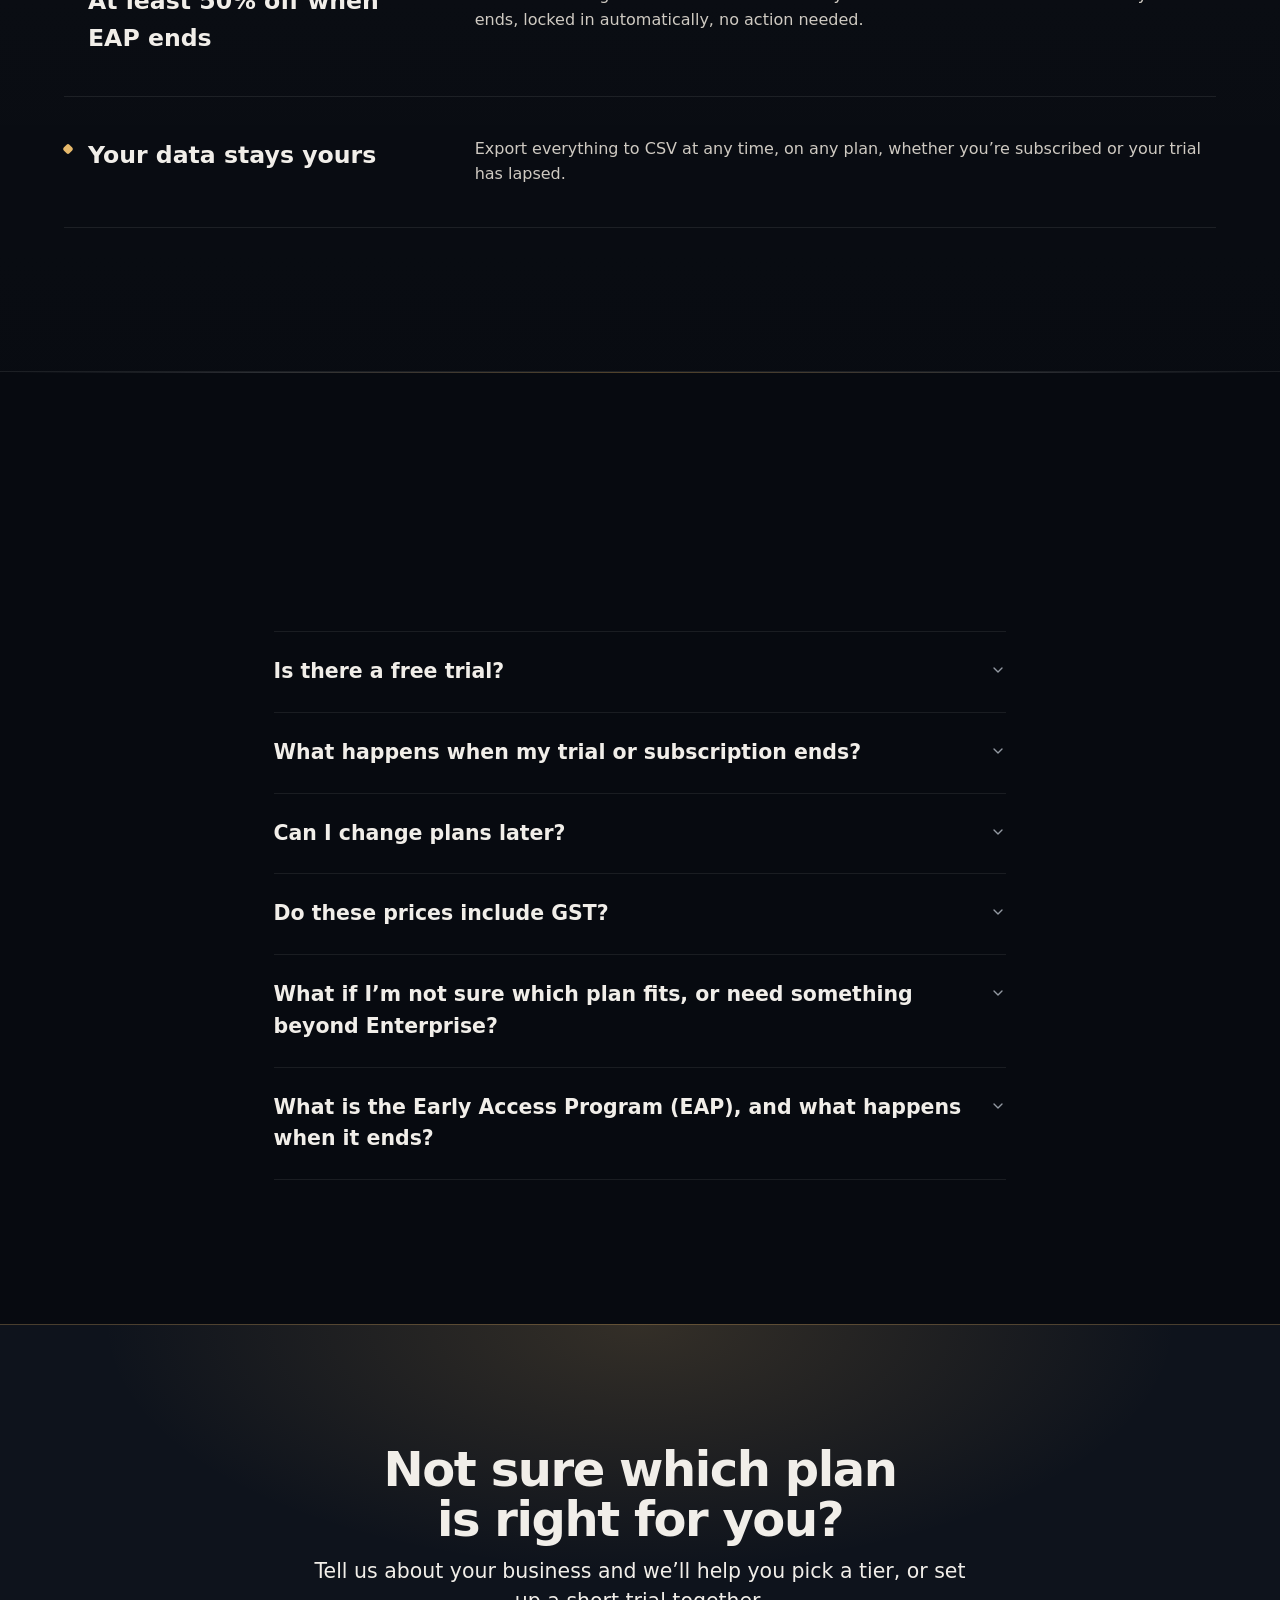
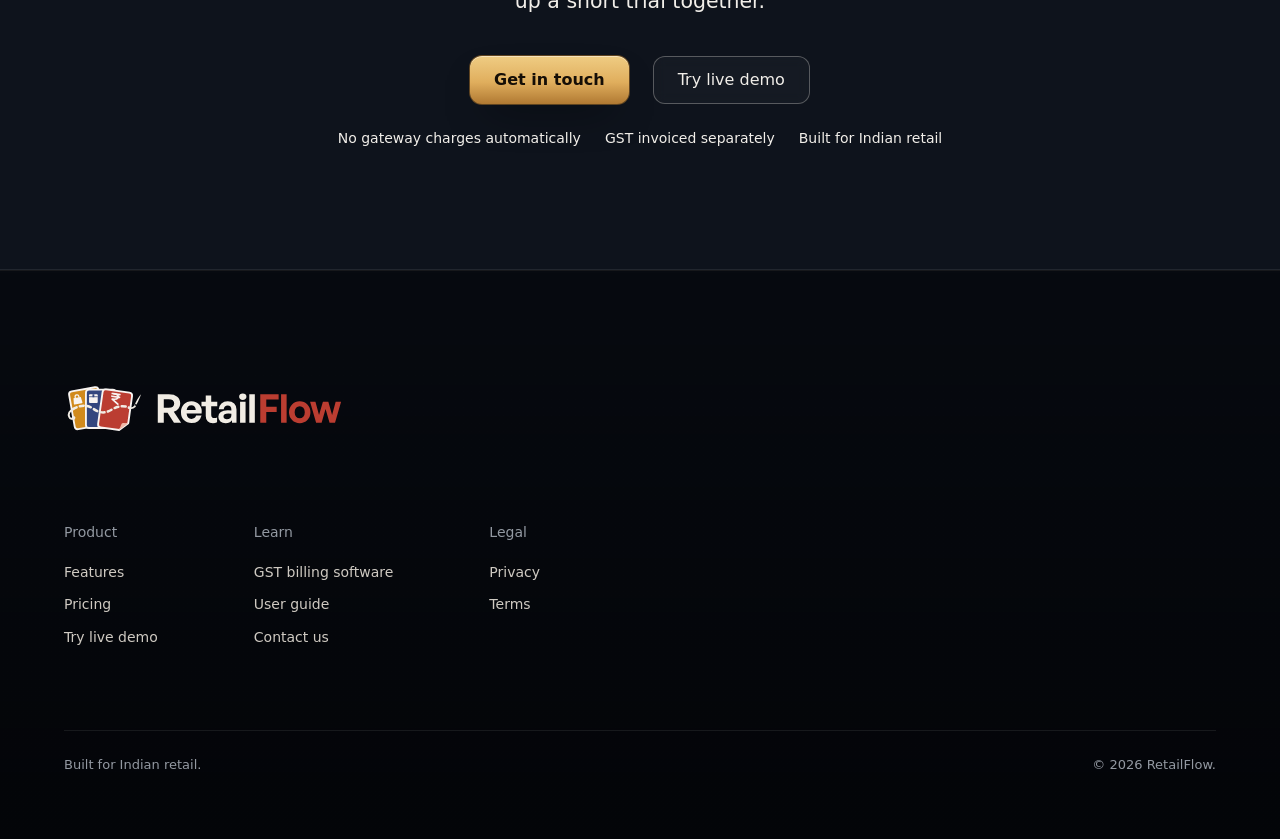
<file: pricing.html>
<!DOCTYPE html>
<html lang="en-IN">
<head>
  <meta charset="UTF-8">
  <meta name="viewport" content="width=device-width, initial-scale=1.0">
  <title>Pricing: Free During Early Access | RetailFlow POS &amp; Inventory Software</title>
  <meta name="description" content="RetailFlow is free right now during our Early Access Program, every module unlocked, no card needed. EAP customers get at least 50% off any tier (from ₹149/month) for a minimum of 12 months once EAP ends.">
  <meta name="robots" content="index, follow">
  <meta name="author" content="RetailFlow">
  <link rel="canonical" href="https://retailflow.co.in/pricing.html">

  <!-- Open Graph -->
  <meta property="og:site_name" content="RetailFlow">
  <meta property="og:title" content="Pricing: Free During Early Access | RetailFlow">
  <meta property="og:description" content="RetailFlow is free during Early Access, every module unlocked. EAP customers get at least 50% off any tier for 12+ months once EAP ends.">
  <meta property="og:type" content="website">
  <meta property="og:url" content="https://retailflow.co.in/pricing.html">
  <meta property="og:locale" content="en_IN">
  <meta property="og:image" content="https://retailflow.co.in/og-image.png">

  <!-- Twitter -->
  <meta name="twitter:card" content="summary_large_image">
  <meta name="twitter:title" content="Pricing: Free During Early Access | RetailFlow">
  <meta name="twitter:description" content="RetailFlow is free during Early Access, every module unlocked. EAP customers get at least 50% off any tier for 12+ months once EAP ends.">
  <meta name="twitter:image" content="https://retailflow.co.in/og-image.png">

  <link rel="icon" href="favicon.ico" sizes="48x48">

  <link rel="icon" type="image/svg+xml" href="favicon.svg?v=2026112002">

  <link rel="apple-touch-icon" href="brand/web/apple-touch-icon.png">

  <link rel="manifest" href="brand/web/site.webmanifest">
  <meta name="theme-color" content="#0B0E14">

  <link rel="preconnect" href="https://api.fontshare.com">
  <link rel="preconnect" href="https://fonts.googleapis.com">
  <link rel="preconnect" href="https://fonts.gstatic.com" crossorigin>
  <link href="https://api.fontshare.com/v2/css?f[]=general-sans@400,500,600&display=swap" rel="stylesheet">
  <link href="https://fonts.googleapis.com/css2?family=Geist+Mono:wght@400&display=swap" rel="stylesheet">
  <link rel="stylesheet" href="styles.css?v=2026112509">

  <script type="application/ld+json">
  {
    "@context": "https://schema.org",
    "@graph": [
      {
        "@type": "SoftwareApplication",
        "@id": "https://retailflow.co.in/#software",
        "name": "RetailFlow",
        "url": "https://retailflow.co.in/",
        "applicationCategory": "BusinessApplication",
        "offers": [
          { "@type": "Offer", "name": "Early Access Program", "price": "0", "priceCurrency": "INR", "description": "Free access to every RetailFlow module during the Early Access Program. EAP customers get at least 50% off any tier for a minimum of 12 months when EAP ends.", "url": "https://retailflow.co.in/pricing.html" },
          { "@type": "Offer", "name": "Starter", "price": "149", "priceCurrency": "INR", "description": "Starter plan, billed monthly. Includes a 7-day free trial.", "url": "https://retailflow.co.in/pricing.html" },
          { "@type": "Offer", "name": "Essential", "price": "229", "priceCurrency": "INR", "description": "Essential plan, billed monthly. Includes a 7-day free trial.", "url": "https://retailflow.co.in/pricing.html" },
          { "@type": "Offer", "name": "Pro", "price": "399", "priceCurrency": "INR", "description": "Pro plan, billed monthly. Includes a 7-day free trial.", "url": "https://retailflow.co.in/pricing.html" },
          { "@type": "Offer", "name": "Premium", "price": "649", "priceCurrency": "INR", "description": "Premium plan, billed monthly. Includes a 7-day free trial.", "url": "https://retailflow.co.in/pricing.html" },
          { "@type": "Offer", "name": "Enterprise", "priceCurrency": "INR", "description": "Enterprise plan, custom pricing, contact us.", "url": "https://retailflow.co.in/pricing.html" }
        ]
      },
      {
        "@type": "Organization",
        "@id": "https://retailflow.co.in/#organization",
        "name": "RetailFlow",
        "url": "https://retailflow.co.in/",
        "logo": "https://retailflow.co.in/brand/png/retailflow-symbol.png",
        "areaServed": "IN"
      },
      {
        "@type": "WebPage",
        "@id": "https://retailflow.co.in/pricing.html#webpage",
        "url": "https://retailflow.co.in/pricing.html",
        "name": "Pricing, Free During Early Access | RetailFlow",
        "isPartOf": { "@id": "https://retailflow.co.in/#website" },
        "about": { "@id": "https://retailflow.co.in/#software" },
        "inLanguage": "en-IN"
      },
      {
        "@type": "FAQPage",
        "@id": "https://retailflow.co.in/pricing.html#faq",
        "mainEntity": [
          {
            "@type": "Question",
            "name": "Is there a free trial?",
            "acceptedAnswer": {
              "@type": "Answer",
              "text": "Yes. Every plan starts with a 7-day free trial when you sign up, pick a tier and start billing immediately, no card needed to begin."
            }
          },
          {
            "@type": "Question",
            "name": "What happens when my trial or subscription ends?",
            "acceptedAnswer": {
              "@type": "Answer",
              "text": "Access pauses until a payment is recorded for your plan, your data is never deleted, just paused. Reach out before your trial ends and we’ll get your subscription set up."
            }
          },
          {
            "@type": "Question",
            "name": "Can I change plans later?",
            "acceptedAnswer": {
              "@type": "Answer",
              "text": "Yes. Move up or down between tiers as your business changes, your sales, inventory, and customer data stay exactly as they are either way."
            }
          },
          {
            "@type": "Question",
            "name": "Do these prices include GST?",
            "acceptedAnswer": {
              "@type": "Answer",
              "text": "No. Prices shown are exclusive of GST, 18% GST is added on your invoice, same as any GST-registered service in India."
            }
          },
          {
            "@type": "Question",
            "name": "What if I’m not sure which plan fits, or need something beyond Enterprise?",
            "acceptedAnswer": {
              "@type": "Answer",
              "text": "Reach out through the contact form, tell us about your business and we’ll help you pick the right tier, or put together something custom."
            }
          },
          {
            "@type": "Question",
            "name": "What is the Early Access Program (EAP), and what happens when it ends?",
            "acceptedAnswer": {
              "@type": "Answer",
              "text": "RetailFlow is completely free right now during EAP, every module unlocked, no card needed. The tiers above are the standard pricing that takes effect once EAP ends. EAP customers get at least 50% off any tier for a minimum of 12 months, applied automatically."
            }
          }
        ]
      }
    ]
  }
  </script>

  <script defer data-domain="retailflow.co.in" src="https://plausible.io/js/script.js"></script>
</head>
<body>
<script>document.documentElement.classList.add('js');</script>

<!-- NAV -->
<nav class="nav" id="nav">
  <div class="container">
    <div class="nav-inner">
      <a href="index.html" class="nav-logo"><img src="brand/lockups/retailflow-horizontal-reversed.svg" alt="RetailFlow" width="155" height="46"></a>
      <ul class="nav-links" id="nav-menu">
        <li><a href="index.html#features">Features</a></li>
        <li><a href="pricing.html">Pricing</a></li>
        <li><a href="business-guide.html">User guide</a></li>
        <li><a href="index.html#contact">Contact us</a></li>
        <li><a href="https://app.retailflow.co.in/demo" target="_blank" rel="noopener">Try live demo</a></li>
        <li>
          <a href="https://app.retailflow.co.in/" class="nav-cta" target="_blank" rel="noopener">
            <svg width="14" height="14" viewBox="0 0 24 24" fill="none" stroke="currentColor" stroke-width="2" stroke-linecap="round" stroke-linejoin="round" aria-hidden="true"><path d="M18 13v6a2 2 0 0 1-2 2H5a2 2 0 0 1-2-2V8a2 2 0 0 1 2-2h6"/><polyline points="15 3 21 3 21 9"/><line x1="10" y1="14" x2="21" y2="3"/></svg>
            Open app
          </a>
        </li>
      </ul>
      <button class="nav-toggle" id="nav-toggle" aria-label="Toggle menu" aria-expanded="false" aria-controls="nav-menu">
        <svg class="ic-open" width="22" height="22" viewBox="0 0 24 24" fill="none" stroke="currentColor" stroke-width="2" stroke-linecap="round" stroke-linejoin="round" aria-hidden="true"><line x1="3" y1="6" x2="21" y2="6"/><line x1="3" y1="12" x2="21" y2="12"/><line x1="3" y1="18" x2="21" y2="18"/></svg>
        <svg class="ic-close" width="22" height="22" viewBox="0 0 24 24" fill="none" stroke="currentColor" stroke-width="2" stroke-linecap="round" stroke-linejoin="round" aria-hidden="true"><line x1="18" y1="6" x2="6" y2="18"/><line x1="6" y1="6" x2="18" y2="18"/></svg>
      </button>
    </div>
  </div>
</nav>

<main id="main">

<!-- PRICING HEADER + EAP FREE CARD -->
<section class="section pricing-hero">
  <div class="container hdr hdr--c" data-reveal>
    <h1>Free during Early Access.</h1>
    <p class="lead">RetailFlow is completely free during our Early Access Program (EAP), every module unlocked, no card needed. Below is the standard pricing that takes effect once EAP ends.</p>
    <p class="fact-banner">EAP customers get at least 50% off any tier for a minimum of 12 months when EAP ends.</p>
  </div>
  <div class="container">
    <div class="tier-eap-wrap" data-reveal>
      <div class="tier-card tier-card--highlight">
        <span class="tier-ribbon">Free during EAP</span>
        <div class="tier-name">Early Access Program</div>
        <p class="tier-tagline">Every module, unlocked, while we build alongside real retail businesses.</p>
        <div class="tier-price-row">
          <span class="tier-price">₹0</span>
          <span class="tier-price-period">/mo</span>
        </div>
        <ul class="checks checks--sm">
          <li>Every feature in every plan below, unlocked</li>
          <li>Nothing to pay upfront, no trial countdown, no sales call</li>
          <li>At least 50% off any tier for 12+ months when EAP ends</li>
        </ul>
        <div class="tier-cta"><a href="https://app.retailflow.co.in/" class="btn btn--primary" target="_blank" rel="noopener">Join Early Access, it’s free</a></div>
      </div>
    </div>
  </div>
</section>

<hr class="rule">

<!-- STANDARD PRICING / SWITCHER -->
<section class="section">
  <div class="container">
    <div class="hdr hdr--c" data-reveal>
      <h2>What you’ll pay once EAP ends.</h2>
      <p class="lead">Five tiers, each opening up more of RetailFlow as your business grows. Prices are per month, billed on the cycle you choose, plus 18% GST. EAP customers get at least 50% off any tier for their first 12+ months.</p>
    </div>

    <div style="text-align:center;margin-bottom:var(--space-2xl);" data-reveal>
      <div class="billing-toggle" role="group" aria-label="Billing cycle">
        <button type="button" class="on" data-period="monthly">Monthly</button>
        <button type="button" data-period="quarterly">Quarterly</button>
        <button type="button" data-period="half_yearly">Half-yearly</button>
        <button type="button" data-period="annual">Annual</button>
      </div>
    </div>

    <div class="tiers-grid" data-reveal>

      <div class="tier-card" data-tier="starter" data-monthly="149" data-quarterly="399" data-half_yearly="749" data-annual="1299">
        <div class="tier-name">Starter</div>
        <p class="tier-tagline">A single counter, fully billed and GST-ready.</p>
        <div class="tier-price-row">
          <span class="tier-price">₹149</span>
          <span class="tier-price-period">/mo</span>
        </div>
        <div class="tier-meta">
          <p class="tier-billed-note">billed monthly</p>
          <span class="tier-save">Save 0%</span>
        </div>
        <ul class="checks checks--sm">
          <li>POS billing, GST invoicing &amp; UPI QR</li>
          <li>Smart inventory &amp; reorder alerts</li>
          <li>Advanced reports, CSV/Excel/Tally export</li>
          <li>Up to 200 products, 600 sales/month</li>
          <li>1 user, 1 location</li>
        </ul>
        <div class="tier-cta"><a href="index.html#contact" class="btn btn--quiet">Contact us</a></div>
      </div>

      <div class="tier-card" data-tier="essential" data-monthly="229" data-quarterly="599" data-half_yearly="1149" data-annual="1999">
        <div class="tier-name">Essential</div>
        <p class="tier-tagline">Add suppliers, purchase orders, and a bigger catalogue.</p>
        <div class="tier-price-row">
          <span class="tier-price">₹229</span>
          <span class="tier-price-period">/mo</span>
        </div>
        <div class="tier-meta">
          <p class="tier-billed-note">billed monthly</p>
          <span class="tier-save">Save 0%</span>
        </div>
        <ul class="checks checks--sm">
          <li>Everything in Starter</li>
          <li>Suppliers &amp; purchase orders</li>
          <li>Up to 1,000 products</li>
          <li>Unlimited monthly sales</li>
          <li>Up to 2 users, 1 location</li>
        </ul>
        <div class="tier-cta"><a href="index.html#contact" class="btn btn--quiet">Contact us</a></div>
      </div>

      <div class="tier-card tier-card--highlight" data-tier="pro" data-monthly="399" data-quarterly="1049" data-half_yearly="1999" data-annual="2999">
        <span class="tier-ribbon">Most popular</span>
        <div class="tier-name">Pro</div>
        <p class="tier-tagline">Real books, customer credit, and a growing team.</p>
        <div class="tier-price-row">
          <span class="tier-price">₹399</span>
          <span class="tier-price-period">/mo</span>
        </div>
        <div class="tier-meta">
          <p class="tier-billed-note">billed monthly</p>
          <span class="tier-save">Save 0%</span>
        </div>
        <ul class="checks checks--sm">
          <li>Everything in Essential</li>
          <li>Expenses, cashbook &amp; bank reconciliation</li>
          <li>Customer credit &amp; loyalty program</li>
          <li>Up to 5 users, 2 locations</li>
        </ul>
        <div class="tier-cta"><a href="index.html#contact" class="btn btn--card">Contact us</a></div>
      </div>

      <div class="tier-card" data-tier="premium" data-monthly="649" data-quarterly="1699" data-half_yearly="2999" data-annual="4999">
        <div class="tier-name">Premium</div>
        <p class="tier-tagline">Formal accounting, plus your own storefront.</p>
        <div class="tier-price-row">
          <span class="tier-price">₹649</span>
          <span class="tier-price-period">/mo</span>
        </div>
        <div class="tier-meta">
          <p class="tier-billed-note">billed monthly</p>
          <span class="tier-save">Save 0%</span>
        </div>
        <ul class="checks checks--sm">
          <li>Everything in Pro</li>
          <li>Full accounting, chart of accounts, P&amp;L, balance sheet</li>
          <li>Online storefront for selling online</li>
          <li>Up to 15 users, 5 locations</li>
        </ul>
        <div class="tier-cta"><a href="index.html#contact" class="btn btn--quiet">Contact us</a></div>
      </div>

      <div class="tier-card" data-tier="enterprise">
        <div class="tier-name">Enterprise</div>
        <p class="tier-tagline">Everything unlocked, built around your business.</p>
        <div class="tier-price-row">
          <span class="tier-price">Custom</span>
        </div>
        <div class="tier-meta">
          <p class="tier-billed-note">volume pricing, talk to us</p>
          <span class="tier-save" style="visibility:hidden;">&nbsp;</span>
        </div>
        <ul class="checks checks--sm">
          <li>Everything in Premium</li>
          <li>Staff attendance, advances &amp; payroll</li>
          <li>Manufacturing &amp; bill of materials</li>
          <li>Up to 50 users, 10 locations</li>
        </ul>
        <div class="tier-cta"><a href="index.html#contact" class="btn btn--quiet">Contact us</a></div>
      </div>

    </div>
    <p class="fig-note" style="text-align:center;margin-top:var(--space-xl);">Prices exclude 18% GST, added on your invoice.</p>
  </div>
</section>

<hr class="rule">

<!-- COMPARISON TABLE -->
<section class="section">
  <div class="container">
    <div class="hdr hdr--c" data-reveal>
      <h2>Every module, plan by plan.</h2>
      <p class="lead">Limits, modules and extras across all five plans.</p>
    </div>
    <div class="compare-wrap" data-reveal>
      <table class="compare-table compare-table--plans">
        <thead>
          <tr>
            <th>Feature</th>
            <th class="cent" data-short="Starter">Starter</th>
            <th class="cent" data-short="Essent.">Essential</th>
            <th class="cent" data-short="Pro">Pro</th>
            <th class="cent" data-short="Prem.">Premium</th>
            <th class="cent" data-short="Enterp.">Enterprise</th>
          </tr>
        </thead>
        <tbody>
          <tr class="grp"><td colspan="6">Limits</td></tr>
          <tr><td>Staff logins</td><td class="cent">1</td><td class="cent">2</td><td class="cent">5</td><td class="cent">15</td><td class="cent">50</td></tr>
          <tr><td>Store locations</td><td class="cent">1</td><td class="cent">1</td><td class="cent">2</td><td class="cent">5</td><td class="cent">10</td></tr>
          <tr><td>Products (SKUs)</td><td class="cent">200</td><td class="cent">1,000</td><td class="cent" data-unl>Unlimited</td><td class="cent" data-unl>Unlimited</td><td class="cent" data-unl>Unlimited</td></tr>
          <tr><td>Sales per month</td><td class="cent">600</td><td class="cent" data-unl>Unlimited</td><td class="cent" data-unl>Unlimited</td><td class="cent" data-unl>Unlimited</td><td class="cent" data-unl>Unlimited</td></tr>
          <tr><td>Customer credit</td><td class="cent"><span class="cx">✕</span></td><td class="cent"><span class="cx">✕</span></td><td class="cent"><span class="ck">✓</span></td><td class="cent"><span class="ck">✓</span></td><td class="cent"><span class="ck">✓</span></td></tr>
          <tr><td>Bulk purchase &amp; sell</td><td class="cent"><span class="cx">✕</span></td><td class="cent"><span class="cx">✕</span></td><td class="cent"><span class="ck">✓</span></td><td class="cent"><span class="ck">✓</span></td><td class="cent"><span class="ck">✓</span></td></tr>

          <tr class="grp"><td colspan="6">Finance</td></tr>
          <tr><td>Expenses</td><td class="cent"><span class="cx">✕</span></td><td class="cent"><span class="cx">✕</span></td><td class="cent"><span class="ck">✓</span></td><td class="cent"><span class="ck">✓</span></td><td class="cent"><span class="ck">✓</span></td></tr>
          <tr><td>Cashbook</td><td class="cent"><span class="cx">✕</span></td><td class="cent"><span class="cx">✕</span></td><td class="cent"><span class="ck">✓</span></td><td class="cent"><span class="ck">✓</span></td><td class="cent"><span class="ck">✓</span></td></tr>
          <tr><td>Bank reconciliation</td><td class="cent"><span class="cx">✕</span></td><td class="cent"><span class="cx">✕</span></td><td class="cent"><span class="ck">✓</span></td><td class="cent"><span class="ck">✓</span></td><td class="cent"><span class="ck">✓</span></td></tr>
          <tr><td>Accounting (chart of accounts, P&amp;L, balance sheet)</td><td class="cent"><span class="cx">✕</span></td><td class="cent"><span class="cx">✕</span></td><td class="cent"><span class="cx">✕</span></td><td class="cent"><span class="ck">✓</span></td><td class="cent"><span class="ck">✓</span></td></tr>

          <tr class="grp"><td colspan="6">Operations</td></tr>
          <tr><td>Inventory audits</td><td class="cent"><span class="cx">✕</span></td><td class="cent"><span class="cx">✕</span></td><td class="cent"><span class="ck">✓</span></td><td class="cent"><span class="ck">✓</span></td><td class="cent"><span class="ck">✓</span></td></tr>
          <tr><td>Manufacturing &amp; bill of materials</td><td class="cent"><span class="cx">✕</span></td><td class="cent"><span class="cx">✕</span></td><td class="cent"><span class="cx">✕</span></td><td class="cent"><span class="cx">✕</span></td><td class="cent"><span class="ck">✓</span></td></tr>
          <tr><td>Raw material tracking</td><td class="cent"><span class="cx">✕</span></td><td class="cent"><span class="cx">✕</span></td><td class="cent"><span class="cx">✕</span></td><td class="cent"><span class="cx">✕</span></td><td class="cent"><span class="ck">✓</span></td></tr>

          <tr class="grp"><td colspan="6">Purchasing</td></tr>
          <tr><td>Suppliers &amp; purchase orders</td><td class="cent"><span class="cx">✕</span></td><td class="cent"><span class="ck">✓</span></td><td class="cent"><span class="ck">✓</span></td><td class="cent"><span class="ck">✓</span></td><td class="cent"><span class="ck">✓</span></td></tr>

          <tr class="grp"><td colspan="6">Team &amp; access</td></tr>
          <tr><td>Staff, attendance &amp; payroll</td><td class="cent"><span class="cx">✕</span></td><td class="cent"><span class="cx">✕</span></td><td class="cent"><span class="cx">✕</span></td><td class="cent"><span class="cx">✕</span></td><td class="cent"><span class="ck">✓</span></td></tr>
          <tr><td>Activity history on each sale, purchase &amp; product</td><td class="cent"><span class="ck">✓</span></td><td class="cent"><span class="ck">✓</span></td><td class="cent"><span class="ck">✓</span></td><td class="cent"><span class="ck">✓</span></td><td class="cent"><span class="ck">✓</span></td></tr>
          <tr><td>Business-wide audit log</td><td class="cent"><span class="cx">✕</span></td><td class="cent"><span class="cx">✕</span></td><td class="cent"><span class="ck">✓</span></td><td class="cent"><span class="ck">✓</span></td><td class="cent"><span class="ck">✓</span></td></tr>

          <tr class="grp"><td colspan="6">Sales &amp; customers</td></tr>
          <tr><td>Loyalty program</td><td class="cent"><span class="cx">✕</span></td><td class="cent"><span class="cx">✕</span></td><td class="cent"><span class="ck">✓</span></td><td class="cent"><span class="ck">✓</span></td><td class="cent"><span class="ck">✓</span></td></tr>
          <tr><td>Online storefront</td><td class="cent"><span class="cx">✕</span></td><td class="cent"><span class="cx">✕</span></td><td class="cent"><span class="cx">✕</span></td><td class="cent"><span class="ck">✓</span></td><td class="cent"><span class="ck">✓</span></td></tr>

          <tr class="grp"><td colspan="6">Reporting</td></tr>
          <tr><td>Advanced reports &amp; exports (dead-stock, Tally, aging &amp; more)</td><td class="cent"><span class="ck">✓</span></td><td class="cent"><span class="ck">✓</span></td><td class="cent"><span class="ck">✓</span></td><td class="cent"><span class="ck">✓</span></td><td class="cent"><span class="ck">✓</span></td></tr>
        </tbody>
      </table>
    </div>
  </div>
</section>

<hr class="rule">

<!-- WHY IT WORKS THIS WAY -->
<section class="section section--band">
  <div class="container">
    <div class="hdr hdr--c" data-reveal>
      <h2>No gateway, no lock-in.</h2>
      <p class="lead">We don’t auto-charge a card on file. Try any plan free for a week, then pay the way that works for your business.</p>
    </div>
    <div class="trust-rows" data-reveal>
      <div class="trust-row">
        <div class="trust-title">7-day free trial</div>
        <p class="trust-desc">Every plan starts with a 7-day trial, no card needed to begin.</p>
      </div>
      <div class="trust-row">
        <div class="trust-title">Change plans anytime</div>
        <p class="trust-desc">Move up or down between tiers as your business changes. Your data stays exactly as it is.</p>
      </div>
      <div class="trust-row">
        <div class="trust-title">At least 50% off when EAP ends</div>
        <p class="trust-desc">EAP customers get a minimum of 50% off any tier for at least 12 months once Early Access ends, locked in automatically, no action needed.</p>
      </div>
      <div class="trust-row">
        <div class="trust-title">Your data stays yours</div>
        <p class="trust-desc">Export everything to CSV at any time, on any plan, whether you’re subscribed or your trial has lapsed.</p>
      </div>
    </div>
  </div>
</section>

<hr class="rule">

<!-- FAQ -->
<section class="section" id="faq">
  <div class="container">
    <div class="hdr hdr--c" data-reveal>
      <h2>Pricing FAQ</h2>
    </div>
    <div class="faq" data-reveal>
      <details class="faq-item">
        <summary class="faq-q"><span class="faq-q-txt">Is there a free trial?</span> <svg class="faq-chev" width="16" height="16" viewBox="0 0 24 24" fill="none" stroke="currentColor" stroke-width="2" stroke-linecap="round" stroke-linejoin="round" aria-hidden="true"><polyline points="6 9 12 15 18 9"/></svg></summary>
        <p class="faq-a">Right now you don’t need one, RetailFlow is free during EAP. Once standard pricing applies, every tier still starts with a 7-day free trial, pick a plan and start billing immediately, no card needed to begin.</p>
      </details>
      <details class="faq-item">
        <summary class="faq-q"><span class="faq-q-txt">What happens when my trial or subscription ends?</span> <svg class="faq-chev" width="16" height="16" viewBox="0 0 24 24" fill="none" stroke="currentColor" stroke-width="2" stroke-linecap="round" stroke-linejoin="round" aria-hidden="true"><polyline points="6 9 12 15 18 9"/></svg></summary>
        <p class="faq-a">Access pauses until a payment is recorded for your plan, your data is never deleted, just paused. Reach out before your trial ends and we’ll get your subscription set up.</p>
      </details>
      <details class="faq-item">
        <summary class="faq-q"><span class="faq-q-txt">Can I change plans later?</span> <svg class="faq-chev" width="16" height="16" viewBox="0 0 24 24" fill="none" stroke="currentColor" stroke-width="2" stroke-linecap="round" stroke-linejoin="round" aria-hidden="true"><polyline points="6 9 12 15 18 9"/></svg></summary>
        <p class="faq-a">Yes. Move up or down between tiers as your business changes, your sales, inventory, and customer data stay exactly as they are either way.</p>
      </details>
      <details class="faq-item">
        <summary class="faq-q"><span class="faq-q-txt">Do these prices include GST?</span> <svg class="faq-chev" width="16" height="16" viewBox="0 0 24 24" fill="none" stroke="currentColor" stroke-width="2" stroke-linecap="round" stroke-linejoin="round" aria-hidden="true"><polyline points="6 9 12 15 18 9"/></svg></summary>
        <p class="faq-a">No. Prices shown are exclusive of GST, 18% GST is added on your invoice, same as any GST-registered service in India.</p>
      </details>
      <details class="faq-item">
        <summary class="faq-q"><span class="faq-q-txt">What if I’m not sure which plan fits, or need something beyond Enterprise?</span> <svg class="faq-chev" width="16" height="16" viewBox="0 0 24 24" fill="none" stroke="currentColor" stroke-width="2" stroke-linecap="round" stroke-linejoin="round" aria-hidden="true"><polyline points="6 9 12 15 18 9"/></svg></summary>
        <p class="faq-a">Reach out through the contact form below, tell us about your business and we’ll help you pick the right tier, or put together something custom.</p>
      </details>
      <details class="faq-item">
        <summary class="faq-q"><span class="faq-q-txt">What is the Early Access Program (EAP), and what happens when it ends?</span> <svg class="faq-chev" width="16" height="16" viewBox="0 0 24 24" fill="none" stroke="currentColor" stroke-width="2" stroke-linecap="round" stroke-linejoin="round" aria-hidden="true"><polyline points="6 9 12 15 18 9"/></svg></summary>
        <p class="faq-a">RetailFlow is completely free right now during EAP, every module unlocked, no card needed. The tiers above are the standard pricing that takes effect once EAP ends. EAP customers get at least 50% off any tier for a minimum of 12 months, applied automatically.</p>
      </details>
    </div>
  </div>
</section>

<!-- CTA BAND -->
<div class="cta-band board">
  <div class="container">
    <h2 data-reveal>Not sure which plan is right for you?</h2>
    <p class="lead" data-reveal>Tell us about your business and we’ll help you pick a tier, or set up a short trial together.</p>
    <div class="cta-actions" data-reveal>
      <a href="index.html#contact" class="btn btn--card">Get in touch</a>
      <a href="https://app.retailflow.co.in/demo" class="btn btn--quiet" target="_blank" rel="noopener">Try live demo</a>
    </div>
    <p class="cta-note" data-reveal><span>No gateway charges automatically</span><span>GST invoiced separately</span><span>Built for Indian retail</span></p>
  </div>
</div>

</main>

<!-- FOOTER (mast) -->
<footer class="footer">
  <div class="container">
    <a href="index.html" class="footer-logo"><img src="brand/lockups/retailflow-horizontal-reversed.svg" alt="RetailFlow" width="270" height="80"></a>
    <div class="footer-cols">
      <div>
        <div class="footer-col-title">Product</div>
        <ul class="footer-links">
          <li><a href="index.html#features">Features</a></li>
          <li><a href="pricing.html">Pricing</a></li>
          <li><a href="https://app.retailflow.co.in/demo" target="_blank" rel="noopener">Try live demo</a></li>
        </ul>
      </div>
      <div>
        <div class="footer-col-title">Learn</div>
        <ul class="footer-links">
          <li><a href="gst-billing-software.html">GST billing software</a></li>
          <li><a href="business-guide.html">User guide</a></li>
          <li><a href="index.html#contact">Contact us</a></li>
        </ul>
      </div>
      <div>
        <div class="footer-col-title">Legal</div>
        <ul class="footer-links">
          <li><a href="privacy.html">Privacy</a></li>
          <li><a href="terms.html">Terms</a></li>
        </ul>
      </div>
    </div>
    <div class="footer-legal">
      <span>Built for Indian retail.</span>
      <span>&copy; 2026 RetailFlow.</span>
    </div>
  </div>
</footer>

<script src="script.js?v=2026112503"></script>
</body>
</html>
</file>
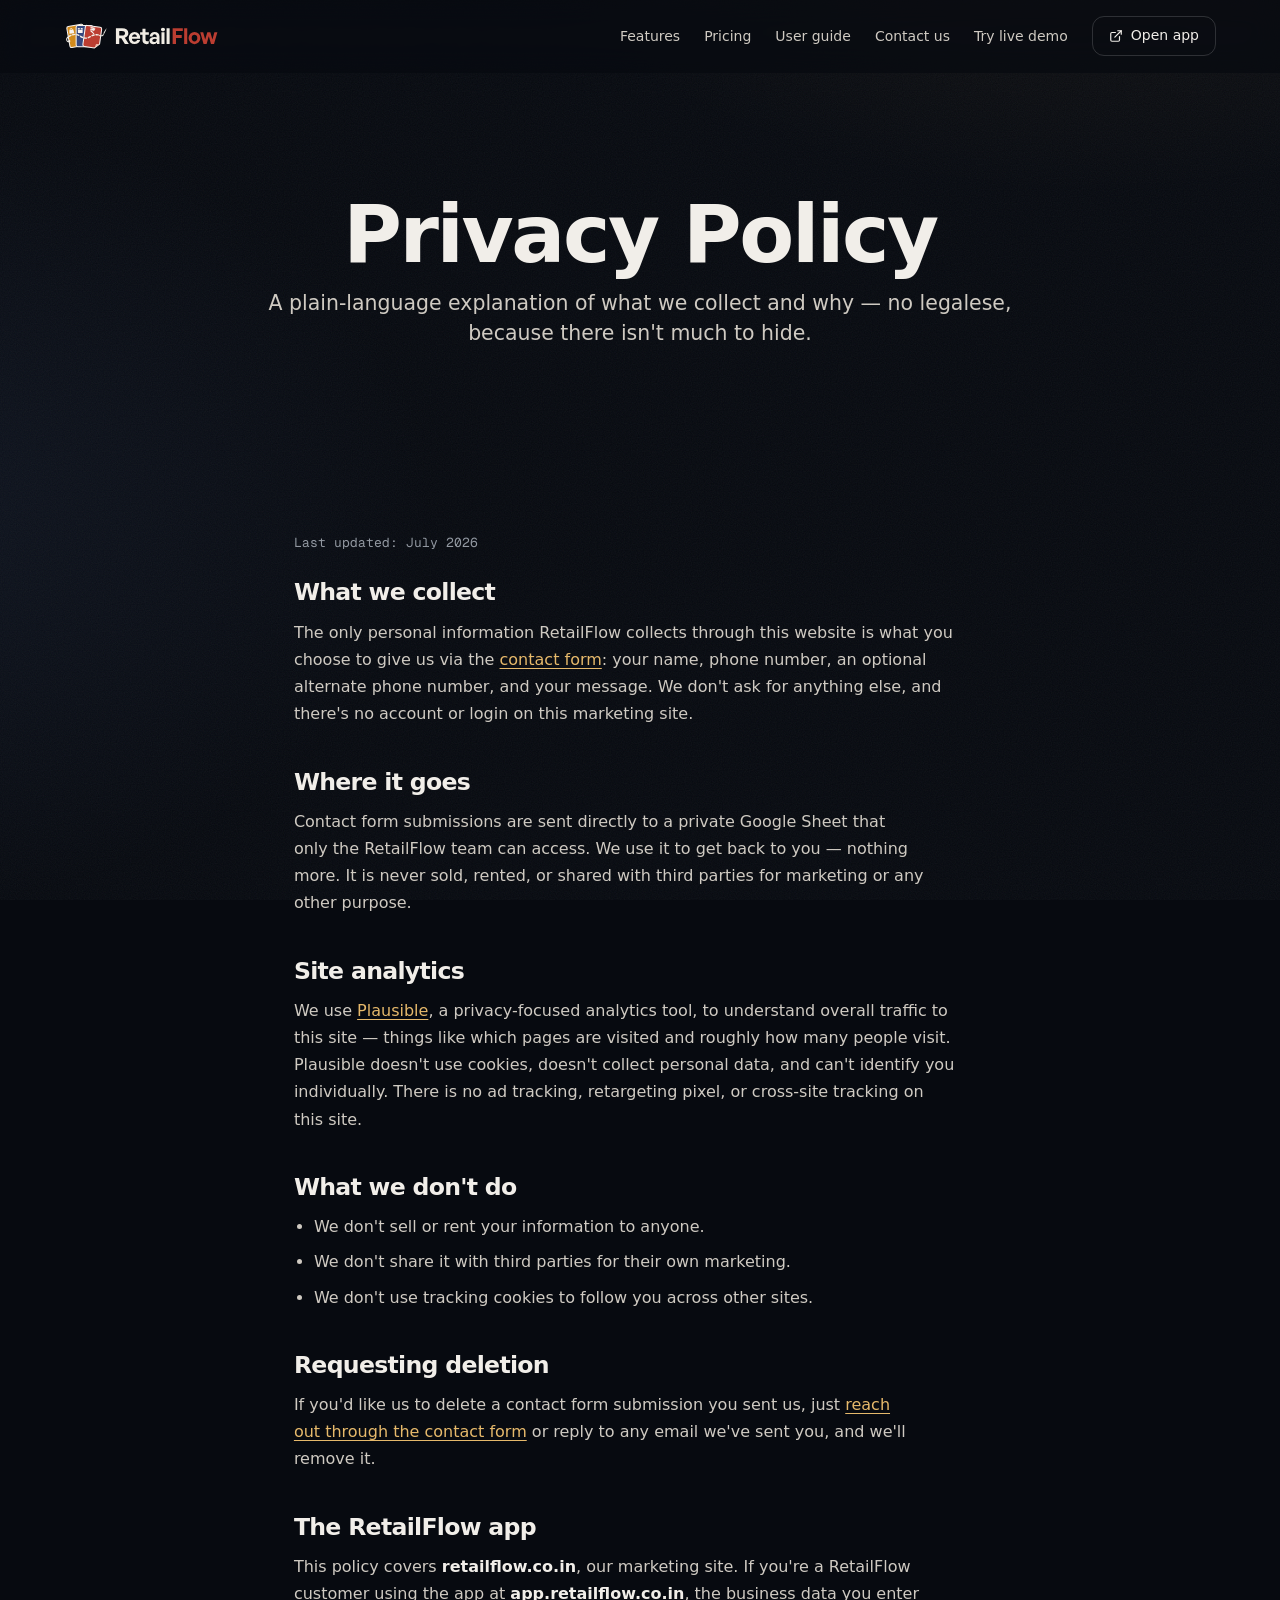
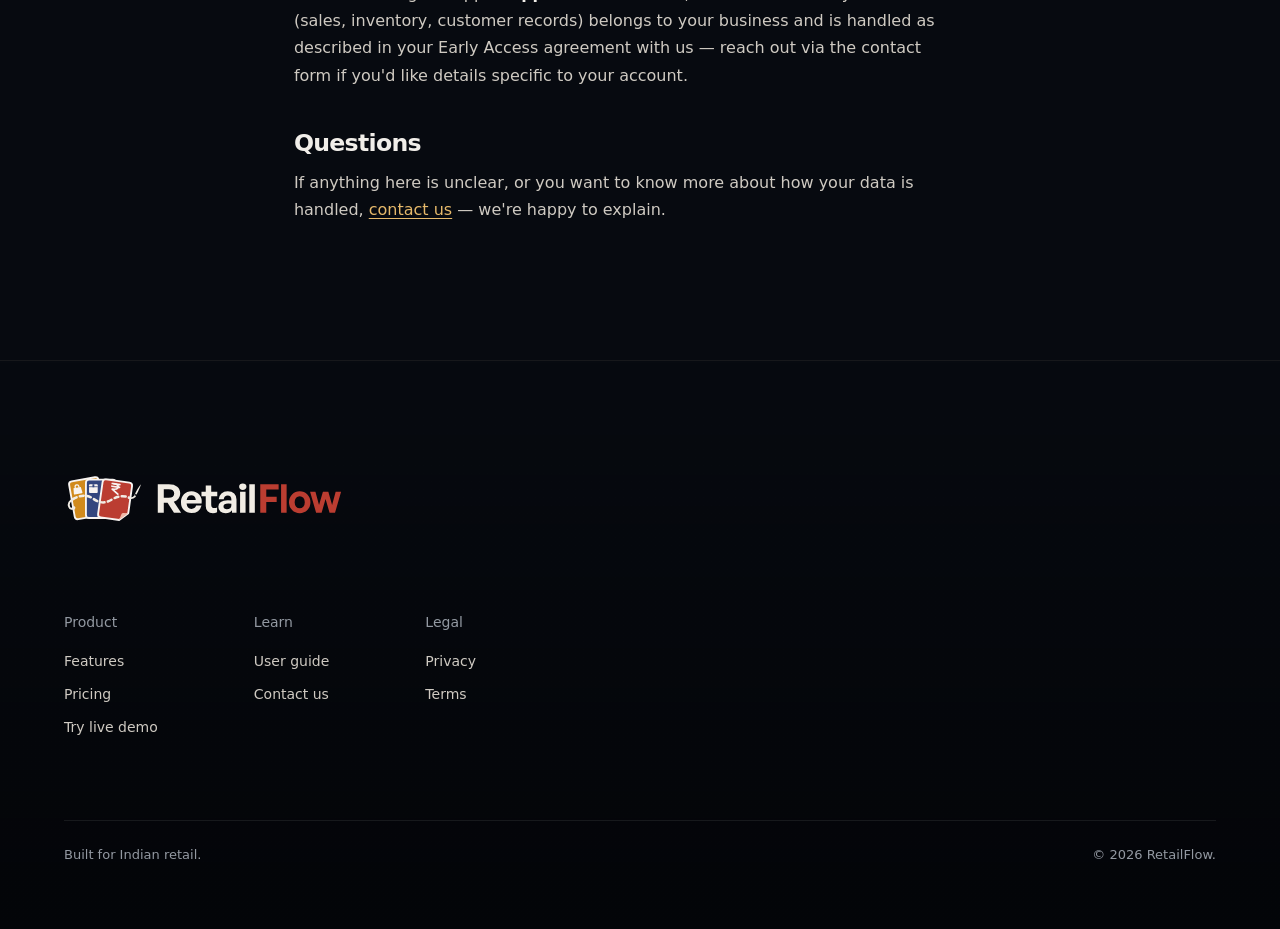
<file: privacy.html>
<!DOCTYPE html>
<html lang="en-IN">
<head>
  <meta charset="UTF-8">
  <meta name="viewport" content="width=device-width, initial-scale=1.0">
  <title>Privacy Policy — RetailFlow</title>
  <meta name="description" content="How RetailFlow collects, uses, and protects the information you share with us — including the contact form and site analytics.">
  <meta name="robots" content="index, follow">
  <meta name="author" content="RetailFlow">
  <link rel="canonical" href="https://retailflow.co.in/privacy.html">

  <!-- Open Graph -->
  <meta property="og:site_name" content="RetailFlow">
  <meta property="og:title" content="Privacy Policy — RetailFlow">
  <meta property="og:description" content="How RetailFlow collects, uses, and protects the information you share with us.">
  <meta property="og:type" content="website">
  <meta property="og:url" content="https://retailflow.co.in/privacy.html">
  <meta property="og:locale" content="en_IN">
  <meta property="og:image" content="https://retailflow.co.in/og-image.png">

  <!-- Twitter -->
  <meta name="twitter:card" content="summary_large_image">
  <meta name="twitter:title" content="Privacy Policy — RetailFlow">
  <meta name="twitter:description" content="How RetailFlow collects, uses, and protects the information you share with us.">
  <meta name="twitter:image" content="https://retailflow.co.in/og-image.png">

  <link rel="icon" href="favicon.ico" sizes="48x48">

  <link rel="icon" type="image/svg+xml" href="favicon.svg?v=2026112002">

  <link rel="apple-touch-icon" href="brand/web/apple-touch-icon.png">

  <link rel="manifest" href="brand/web/site.webmanifest">
  <meta name="theme-color" content="#0B0E14">

  <link rel="preconnect" href="https://fonts.googleapis.com">
  <link rel="preconnect" href="https://fonts.gstatic.com" crossorigin>
  <link href="https://api.fontshare.com/v2/css?f[]=general-sans@400,500,600&display=swap" rel="stylesheet">
  <link href="https://fonts.googleapis.com/css2?family=Geist+Mono:wght@400&display=swap" rel="stylesheet">
  <link rel="stylesheet" href="styles.css?v=2026112509">

  <script defer data-domain="retailflow.co.in" src="https://plausible.io/js/script.js"></script>

  <style>
    .legal { max-width: 68ch; margin-inline: auto; }
    .legal h2 { font-size: var(--text-title); line-height: 1.2; margin: var(--space-xl) 0 var(--space-sm); }
    .legal h2:first-of-type { margin-top: var(--space-lg); }
    .legal p, .legal li { color: var(--color-ink-2); line-height: 1.7; overflow-wrap: break-word; }
    .legal p { margin-bottom: var(--space-md); }
    .legal ul { padding-left: 1.25em; margin: 0 0 var(--space-md); }
    .legal li { margin-bottom: var(--space-xs); }
    .legal strong { color: var(--color-ink); }
    .legal a { color: var(--color-accent-2); }
    .legal .updated { font-family: var(--font-outlier); font-size: var(--text-xs); color: var(--color-muted); }
  </style>
</head>
<body>
<script>document.documentElement.classList.add('js');</script>

<!-- ══ NAV ══════════════════════════════════════════════ -->
<nav class="nav" id="nav">
  <div class="container">
    <div class="nav-inner">
      <a href="index.html" class="nav-logo"><img src="brand/lockups/retailflow-horizontal-reversed.svg" alt="RetailFlow" width="155" height="46"></a>
      <ul class="nav-links" id="nav-menu">
        <li><a href="index.html#features">Features</a></li>
        <li><a href="pricing.html">Pricing</a></li>
        <li><a href="business-guide.html">User guide</a></li>
        <li><a href="index.html#contact">Contact us</a></li>
        <li><a href="https://app.retailflow.co.in/demo" target="_blank" rel="noopener">Try live demo</a></li>
        <li>
          <a href="https://app.retailflow.co.in/" class="nav-cta" target="_blank" rel="noopener">
            <svg width="14" height="14" viewBox="0 0 24 24" fill="none" stroke="currentColor" stroke-width="2" stroke-linecap="round" stroke-linejoin="round" aria-hidden="true"><path d="M18 13v6a2 2 0 0 1-2 2H5a2 2 0 0 1-2-2V8a2 2 0 0 1 2-2h6"/><polyline points="15 3 21 3 21 9"/><line x1="10" y1="14" x2="21" y2="3"/></svg>
            Open app
          </a>
        </li>
      </ul>
      <button class="nav-toggle" id="nav-toggle" aria-label="Toggle menu" aria-expanded="false" aria-controls="nav-menu">
        <svg class="ic-open" width="22" height="22" viewBox="0 0 24 24" fill="none" stroke="currentColor" stroke-width="2" stroke-linecap="round" stroke-linejoin="round"><line x1="3" y1="6" x2="21" y2="6"/><line x1="3" y1="12" x2="21" y2="12"/><line x1="3" y1="18" x2="21" y2="18"/></svg>
        <svg class="ic-close" width="22" height="22" viewBox="0 0 24 24" fill="none" stroke="currentColor" stroke-width="2" stroke-linecap="round" stroke-linejoin="round"><line x1="18" y1="6" x2="6" y2="18"/><line x1="6" y1="6" x2="18" y2="18"/></svg>
      </button>
    </div>
  </div>
</nav>

<main id="main">
<section class="section--s" style="padding-bottom:0;">
  <div class="container">
    <div class="hdr hdr--c">
      <h1>Privacy Policy</h1>
      <p class="lead">A plain-language explanation of what we collect and why — no legalese, because there isn't much to hide.</p>
    </div>
  </div>
</section>

<section class="section--s">
  <div class="container">
    <div class="legal">
      <p class="updated">Last updated: July 2026</p>

      <h2>What we collect</h2>
      <p>The only personal information RetailFlow collects through this website is what you choose to give us via the <a href="index.html#contact">contact form</a>: your name, phone number, an optional alternate phone number, and your message. We don't ask for anything else, and there's no account or login on this marketing site.</p>

      <h2>Where it goes</h2>
      <p>Contact form submissions are sent directly to a private Google Sheet that only the RetailFlow team can access. We use it to get back to you — nothing more. It is never sold, rented, or shared with third parties for marketing or any other purpose.</p>

      <h2>Site analytics</h2>
      <p>We use <a href="https://plausible.io" target="_blank" rel="noopener">Plausible</a>, a privacy-focused analytics tool, to understand overall traffic to this site — things like which pages are visited and roughly how many people visit. Plausible doesn't use cookies, doesn't collect personal data, and can't identify you individually. There is no ad tracking, retargeting pixel, or cross-site tracking on this site.</p>

      <h2>What we don't do</h2>
      <ul>
        <li>We don't sell or rent your information to anyone.</li>
        <li>We don't share it with third parties for their own marketing.</li>
        <li>We don't use tracking cookies to follow you across other sites.</li>
      </ul>

      <h2>Requesting deletion</h2>
      <p>If you'd like us to delete a contact form submission you sent us, just <a href="index.html#contact">reach out through the contact form</a> or reply to any email we've sent you, and we'll remove it.</p>

      <h2>The RetailFlow app</h2>
      <p>This policy covers <strong>retailflow.co.in</strong>, our marketing site. If you're a RetailFlow customer using the app at <strong>app.retailflow.co.in</strong>, the business data you enter (sales, inventory, customer records) belongs to your business and is handled as described in your Early Access agreement with us — reach out via the contact form if you'd like details specific to your account.</p>

      <h2>Questions</h2>
      <p>If anything here is unclear, or you want to know more about how your data is handled, <a href="index.html#contact">contact us</a> — we're happy to explain.</p>
    </div>
  </div>
</section>
</main>

<!-- ══ FOOTER ════════════════════════════════════════════ -->
<footer class="footer">
  <div class="container">
    <a href="index.html" class="footer-logo"><img src="brand/lockups/retailflow-horizontal-reversed.svg" alt="RetailFlow" width="270" height="80"></a>
    <div class="footer-cols">
      <div>
        <div class="footer-col-title">Product</div>
        <ul class="footer-links">
          <li><a href="index.html#features">Features</a></li>
          <li><a href="pricing.html">Pricing</a></li>
          <li><a href="https://app.retailflow.co.in/demo" target="_blank" rel="noopener">Try live demo</a></li>
        </ul>
      </div>
      <div>
        <div class="footer-col-title">Learn</div>
        <ul class="footer-links">
          <li><a href="business-guide.html">User guide</a></li>
          <li><a href="index.html#contact">Contact us</a></li>
        </ul>
      </div>
      <div>
        <div class="footer-col-title">Legal</div>
        <ul class="footer-links">
          <li><a href="privacy.html">Privacy</a></li>
          <li><a href="terms.html">Terms</a></li>
        </ul>
      </div>
    </div>
    <div class="footer-legal">
      <span>Built for Indian retail.</span>
      <span>&copy; 2026 RetailFlow.</span>
    </div>
  </div>
</footer>

<script src="script.js?v=2026112503"></script>
</body>
</html>
</file>
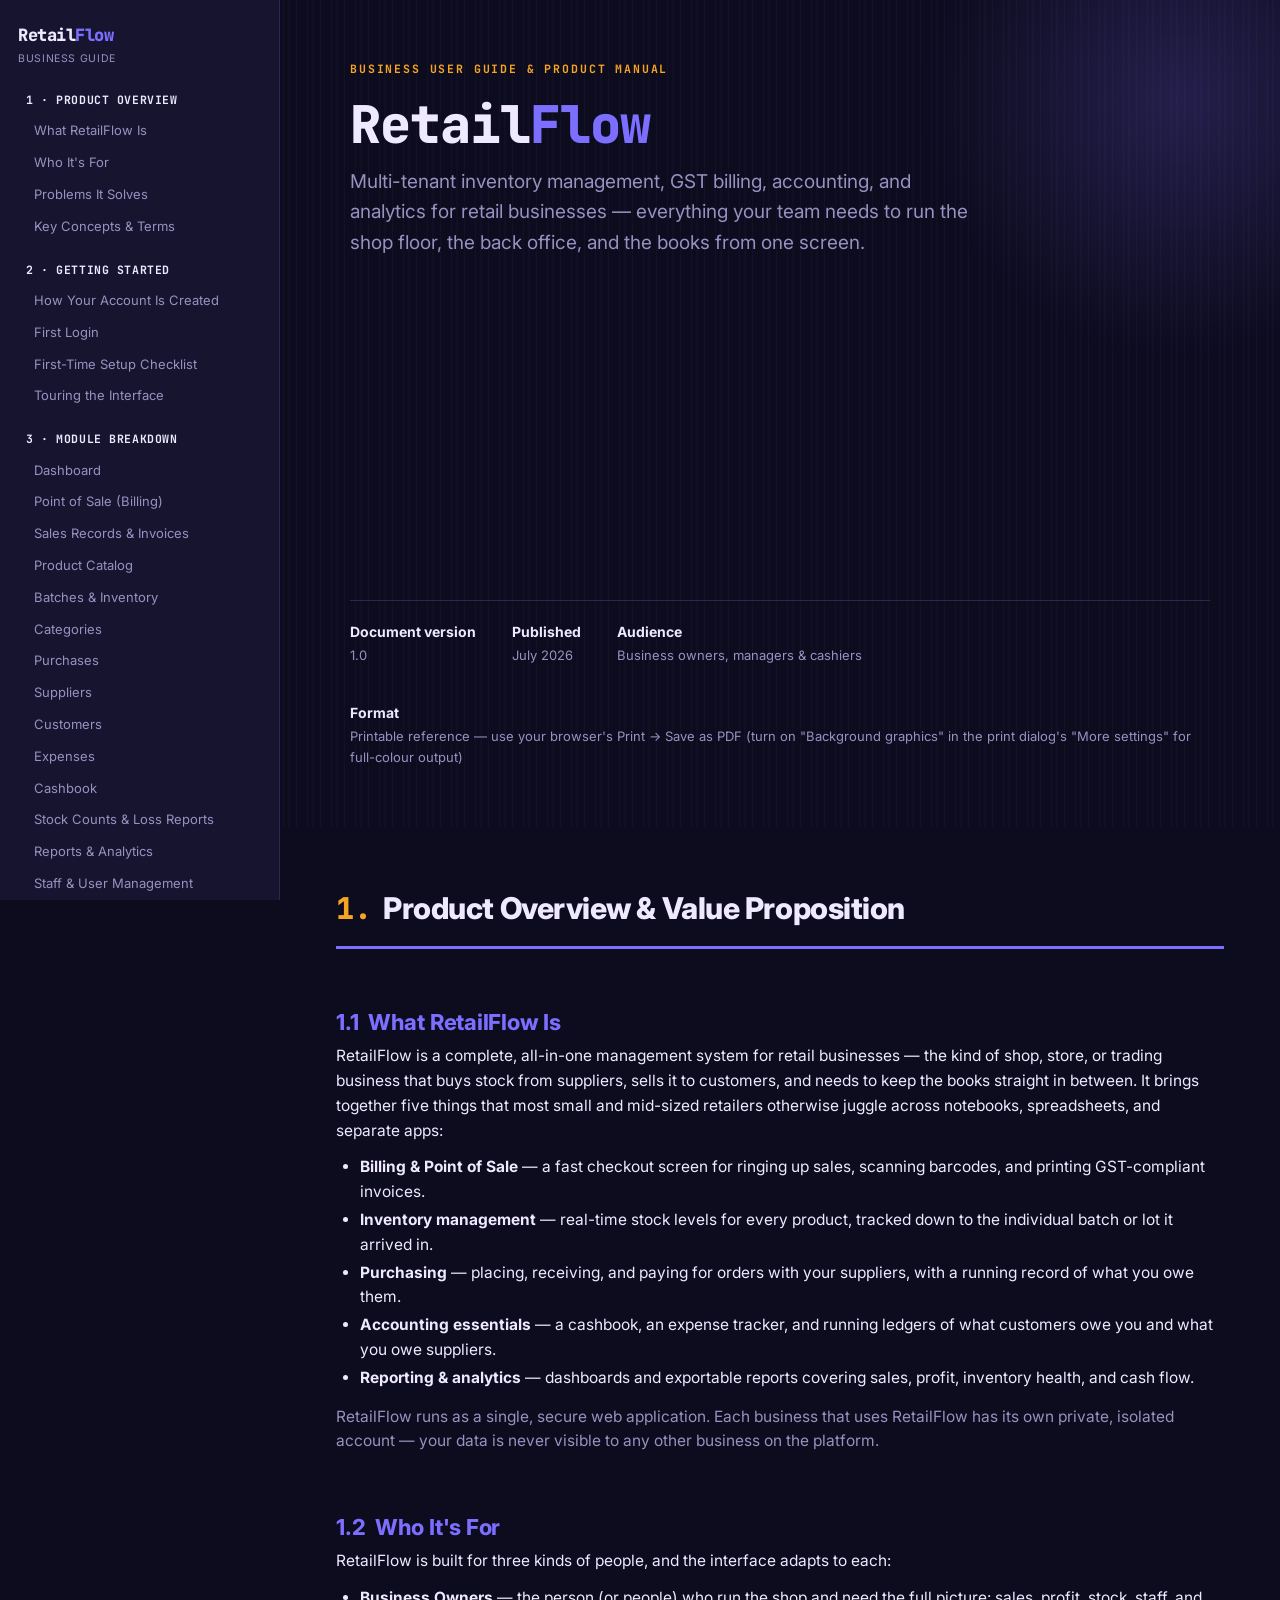
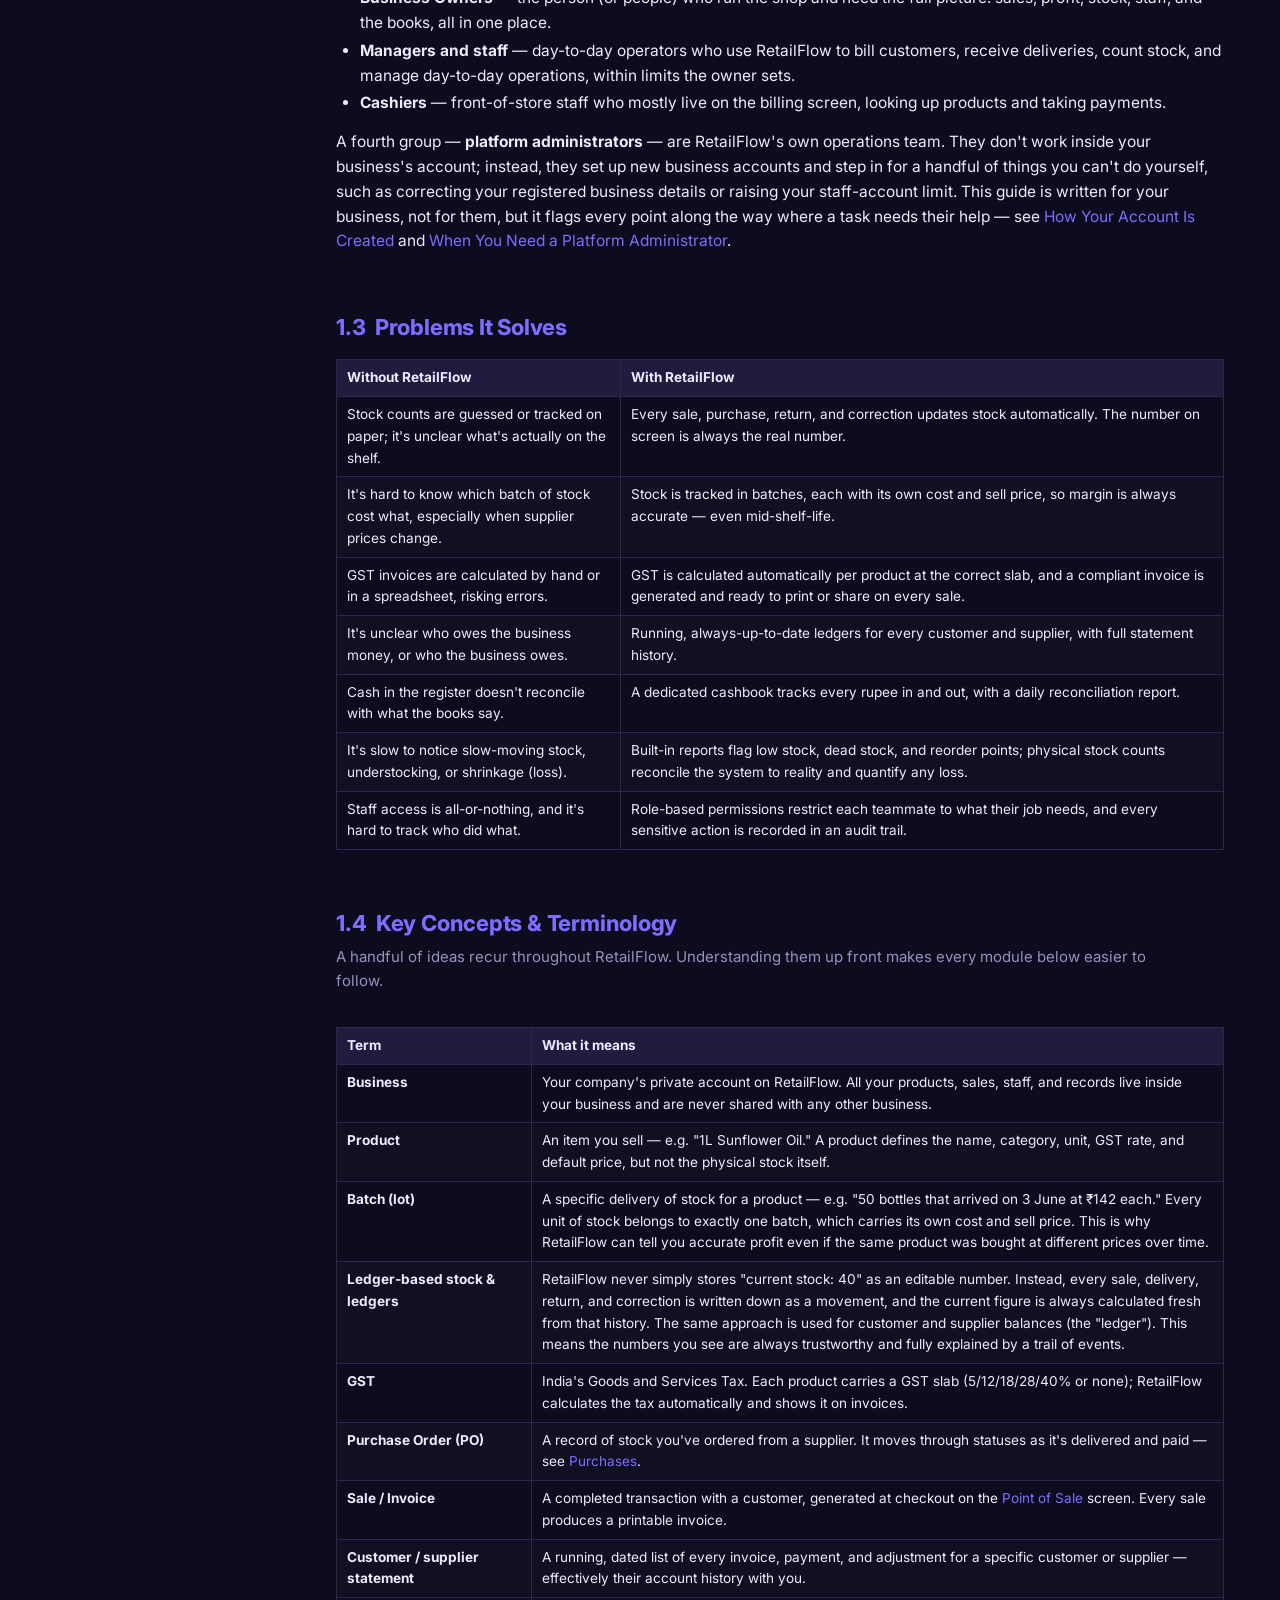
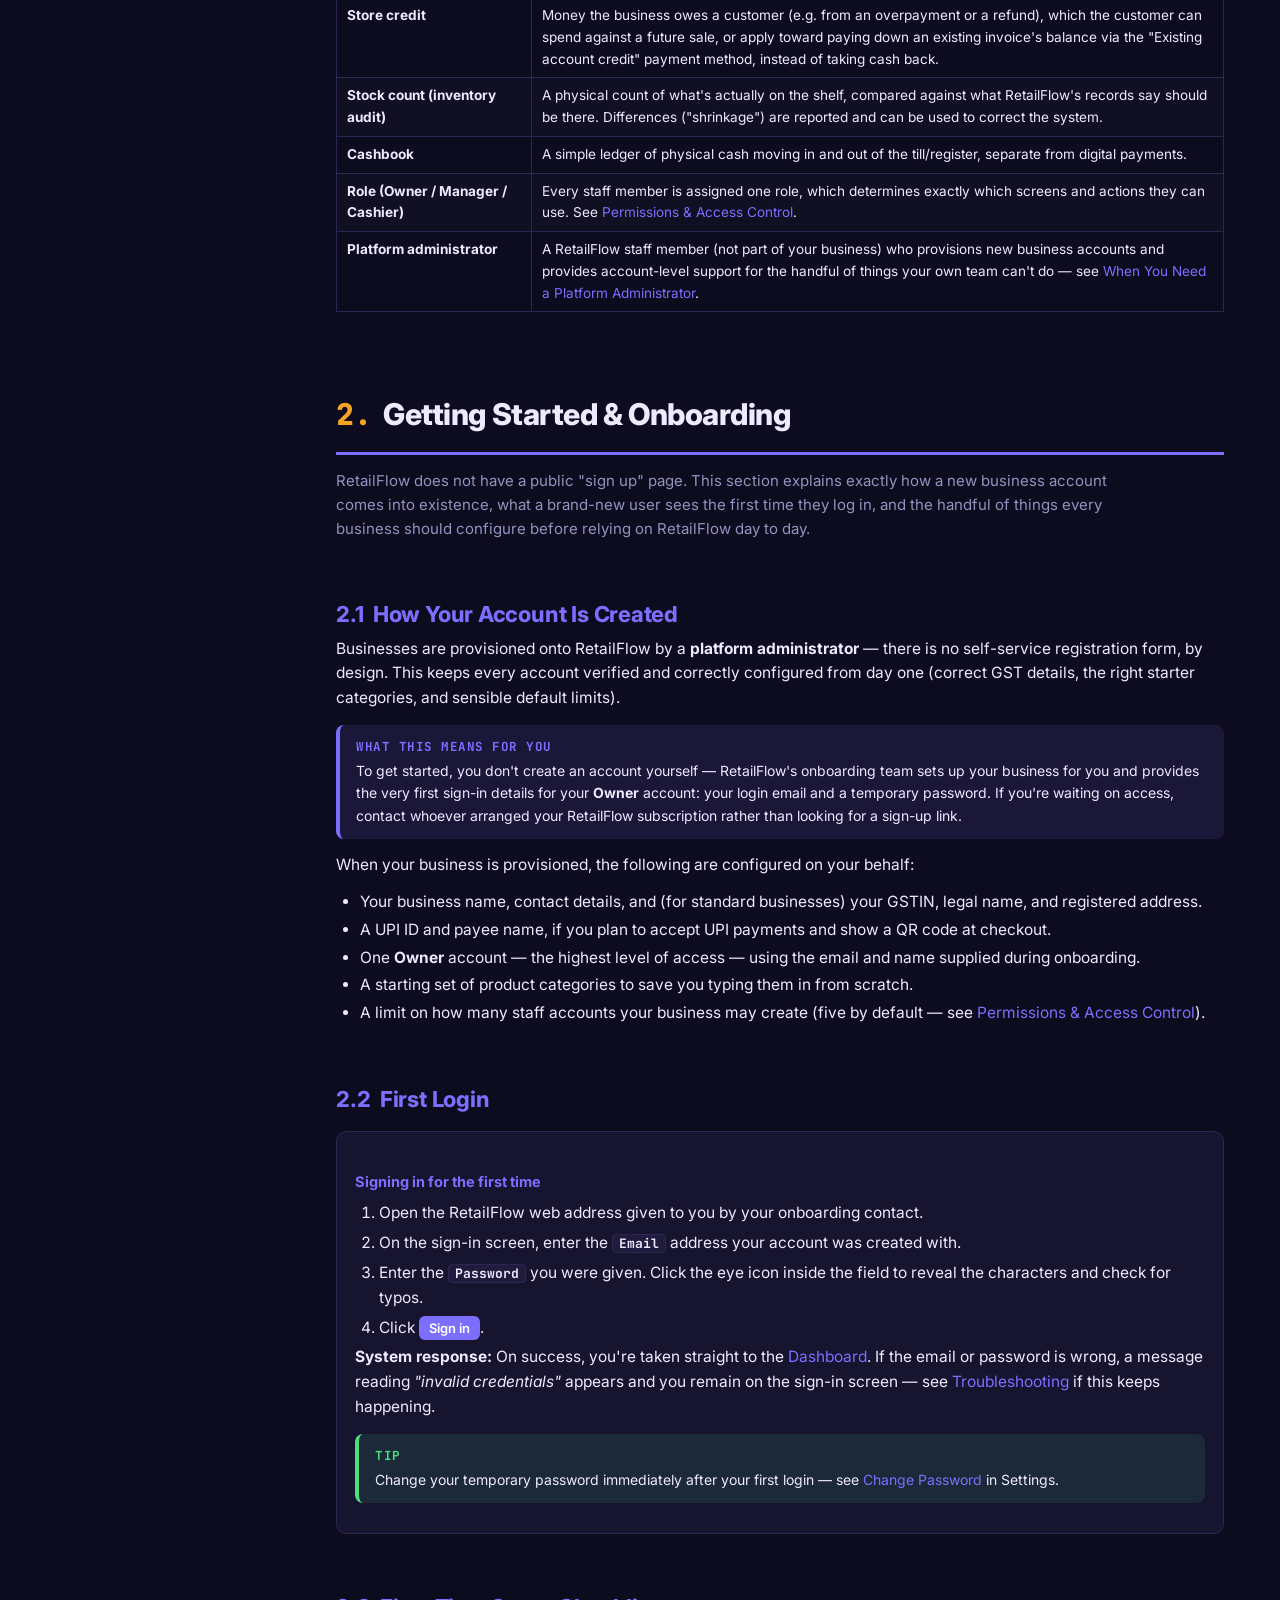
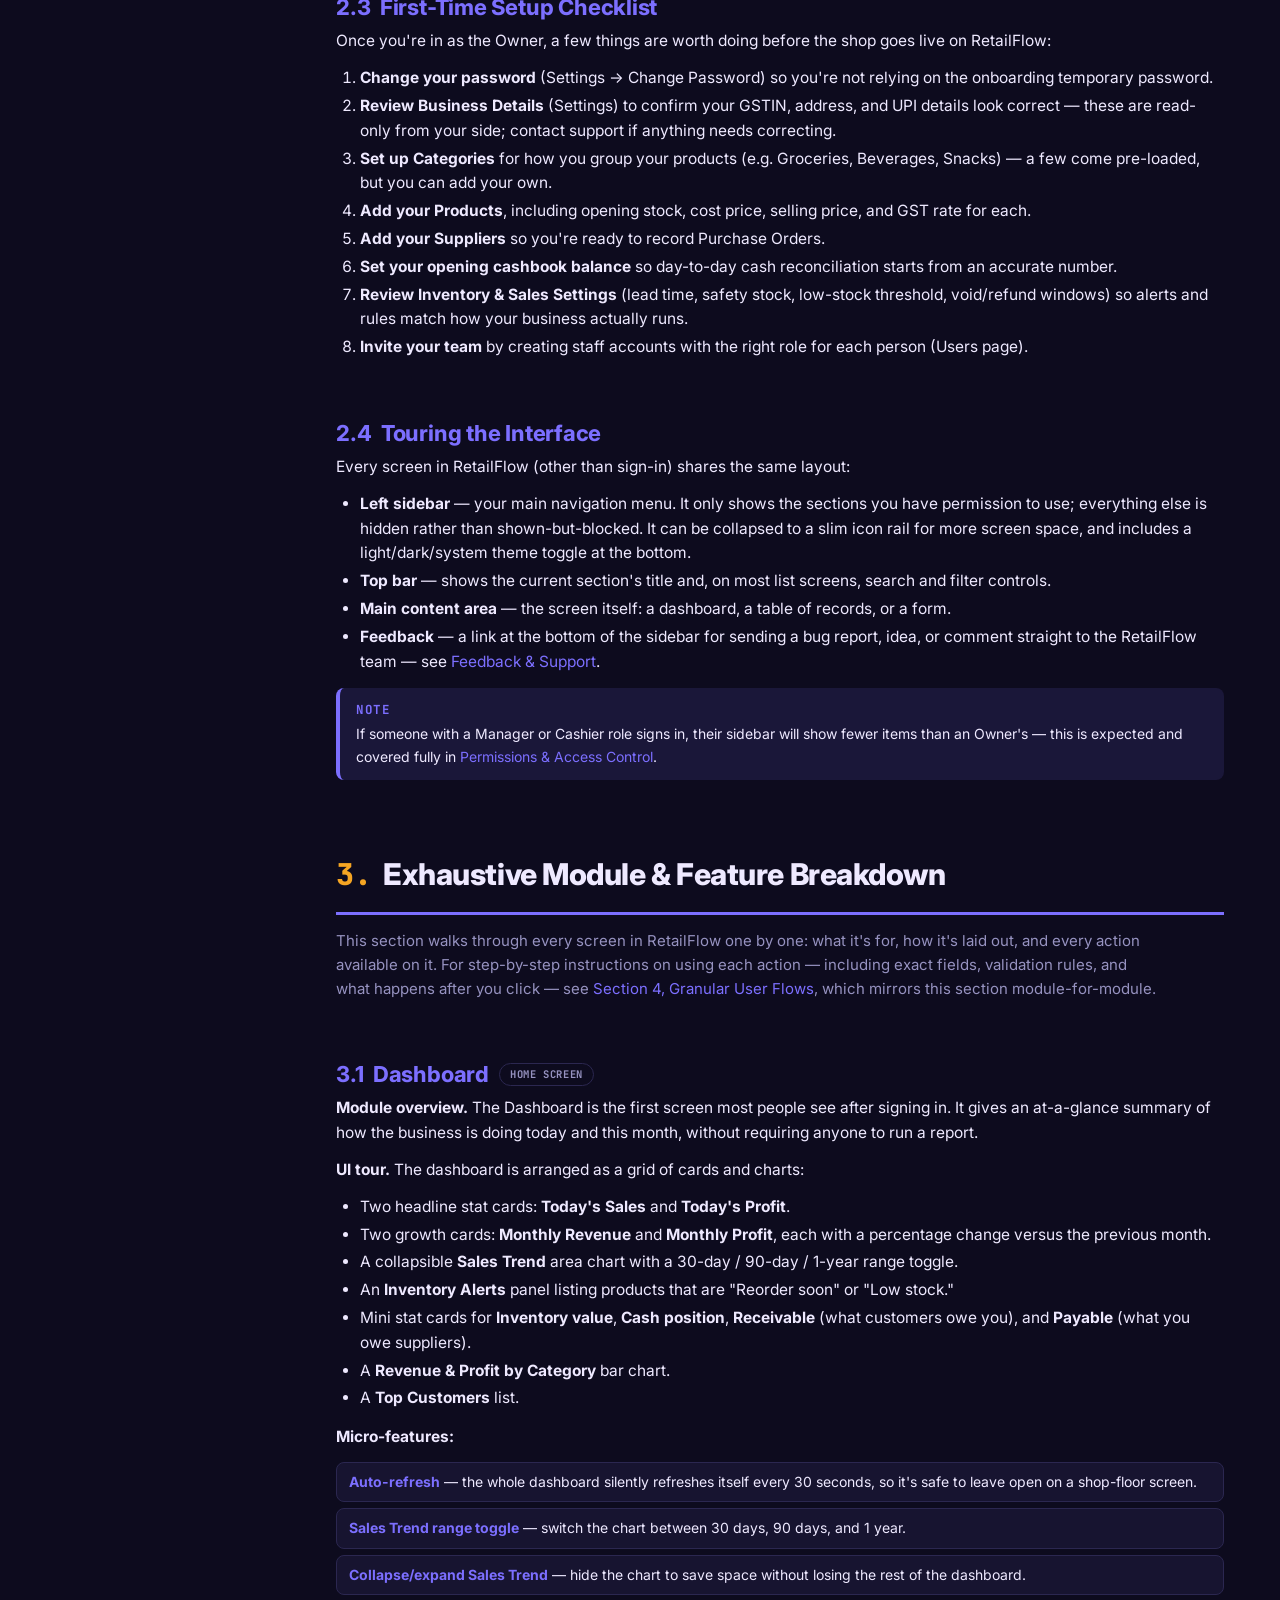
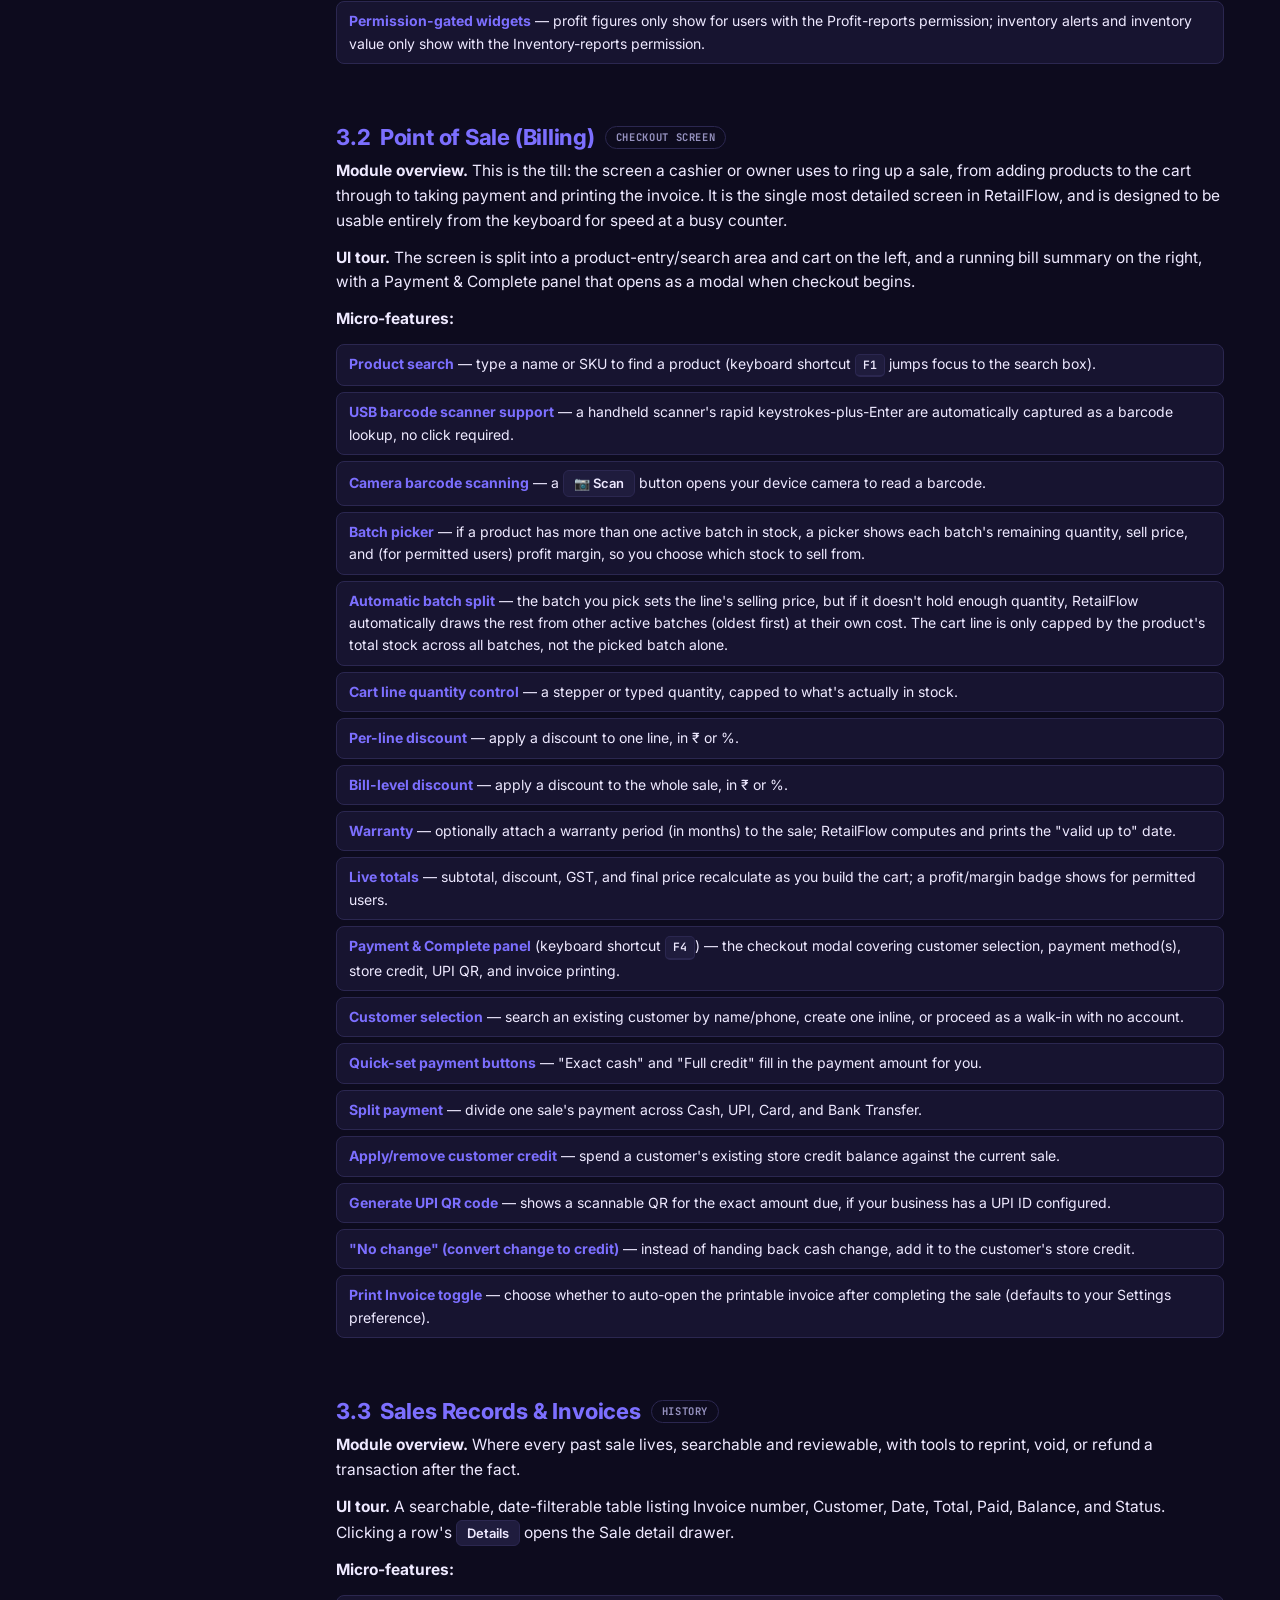
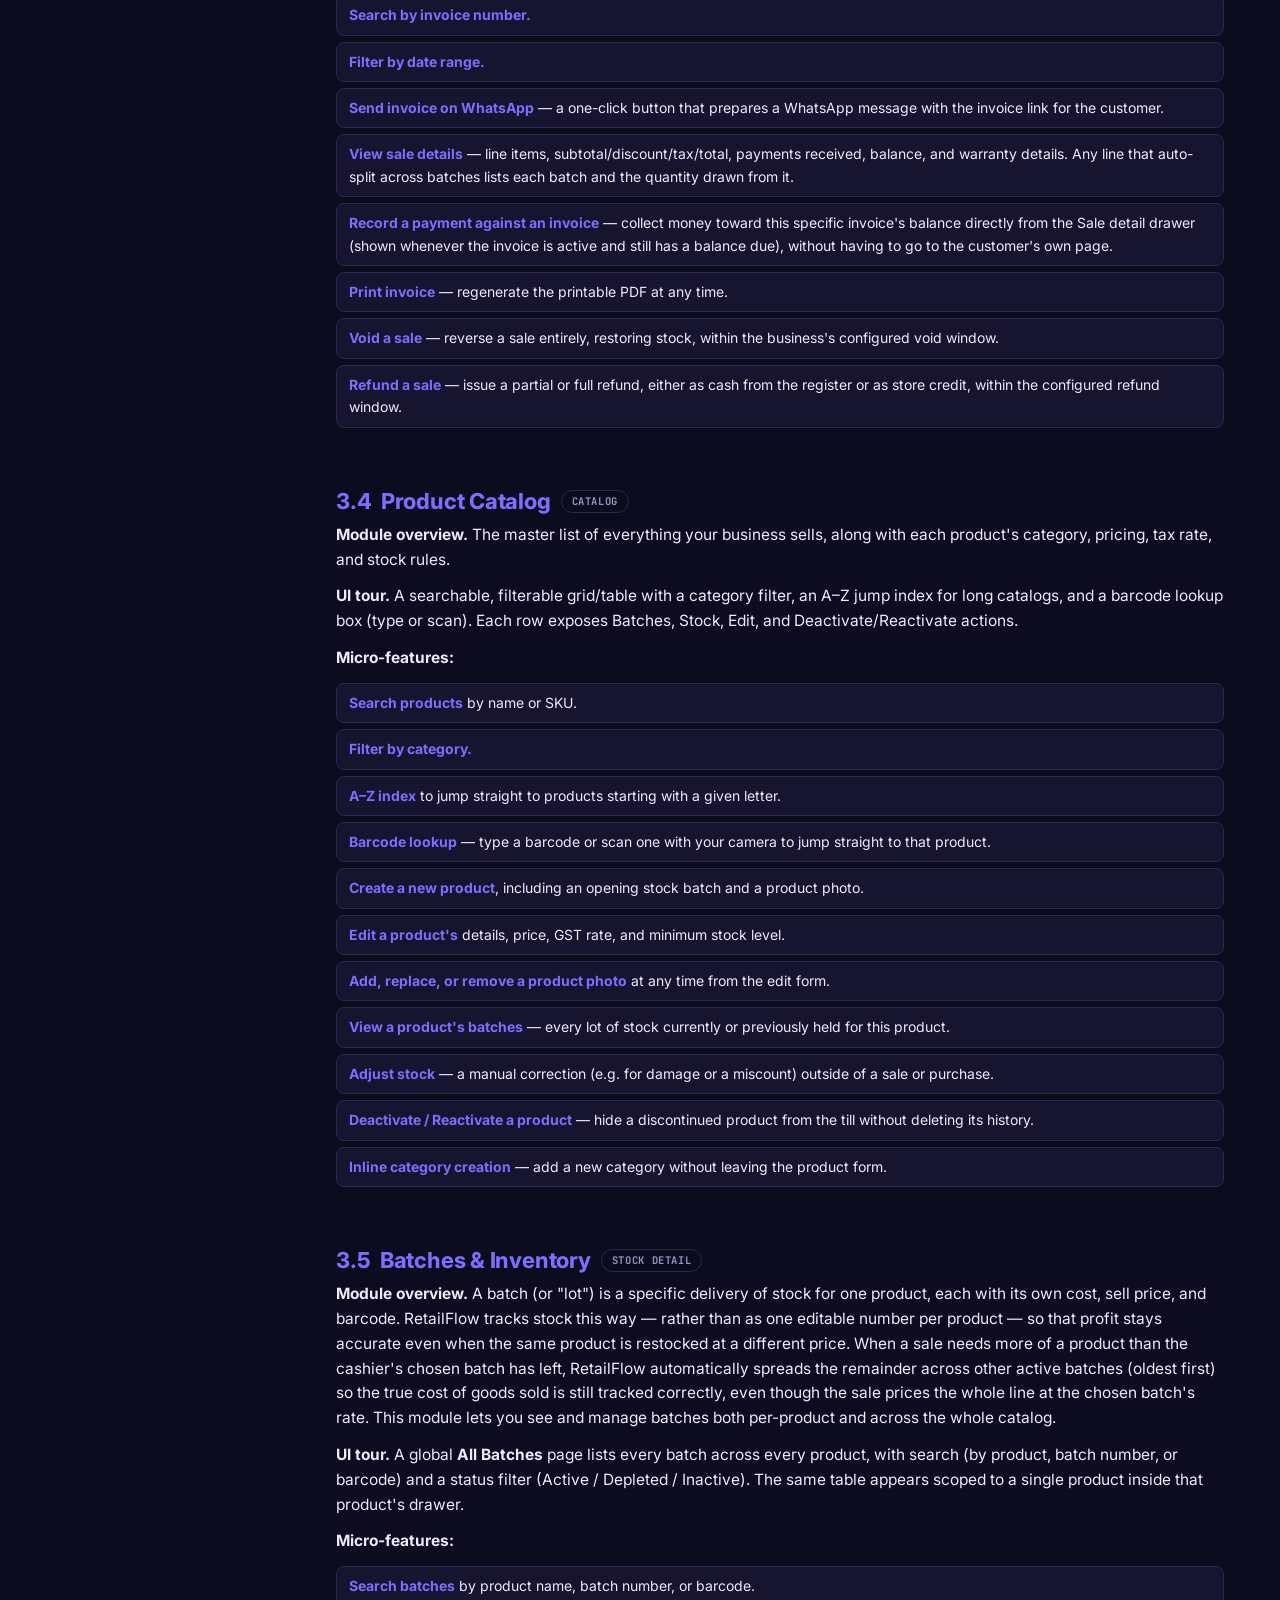
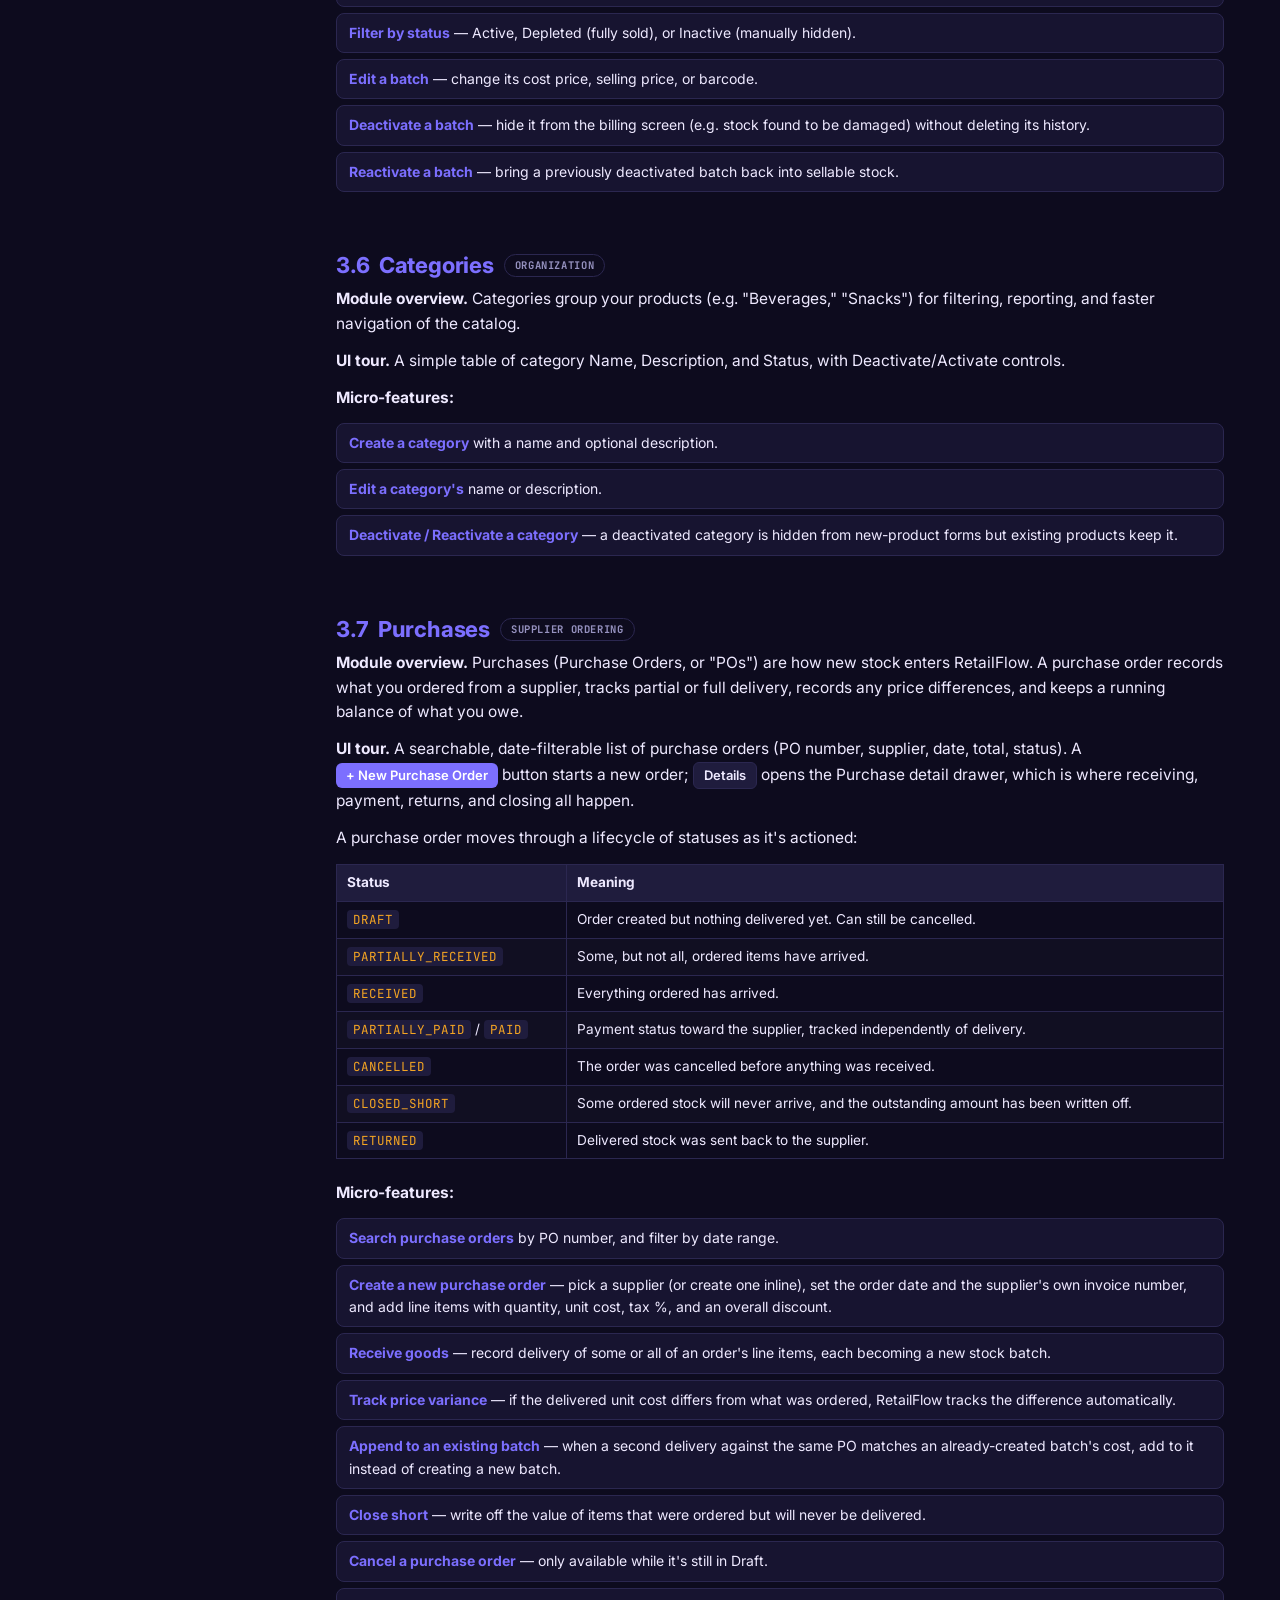
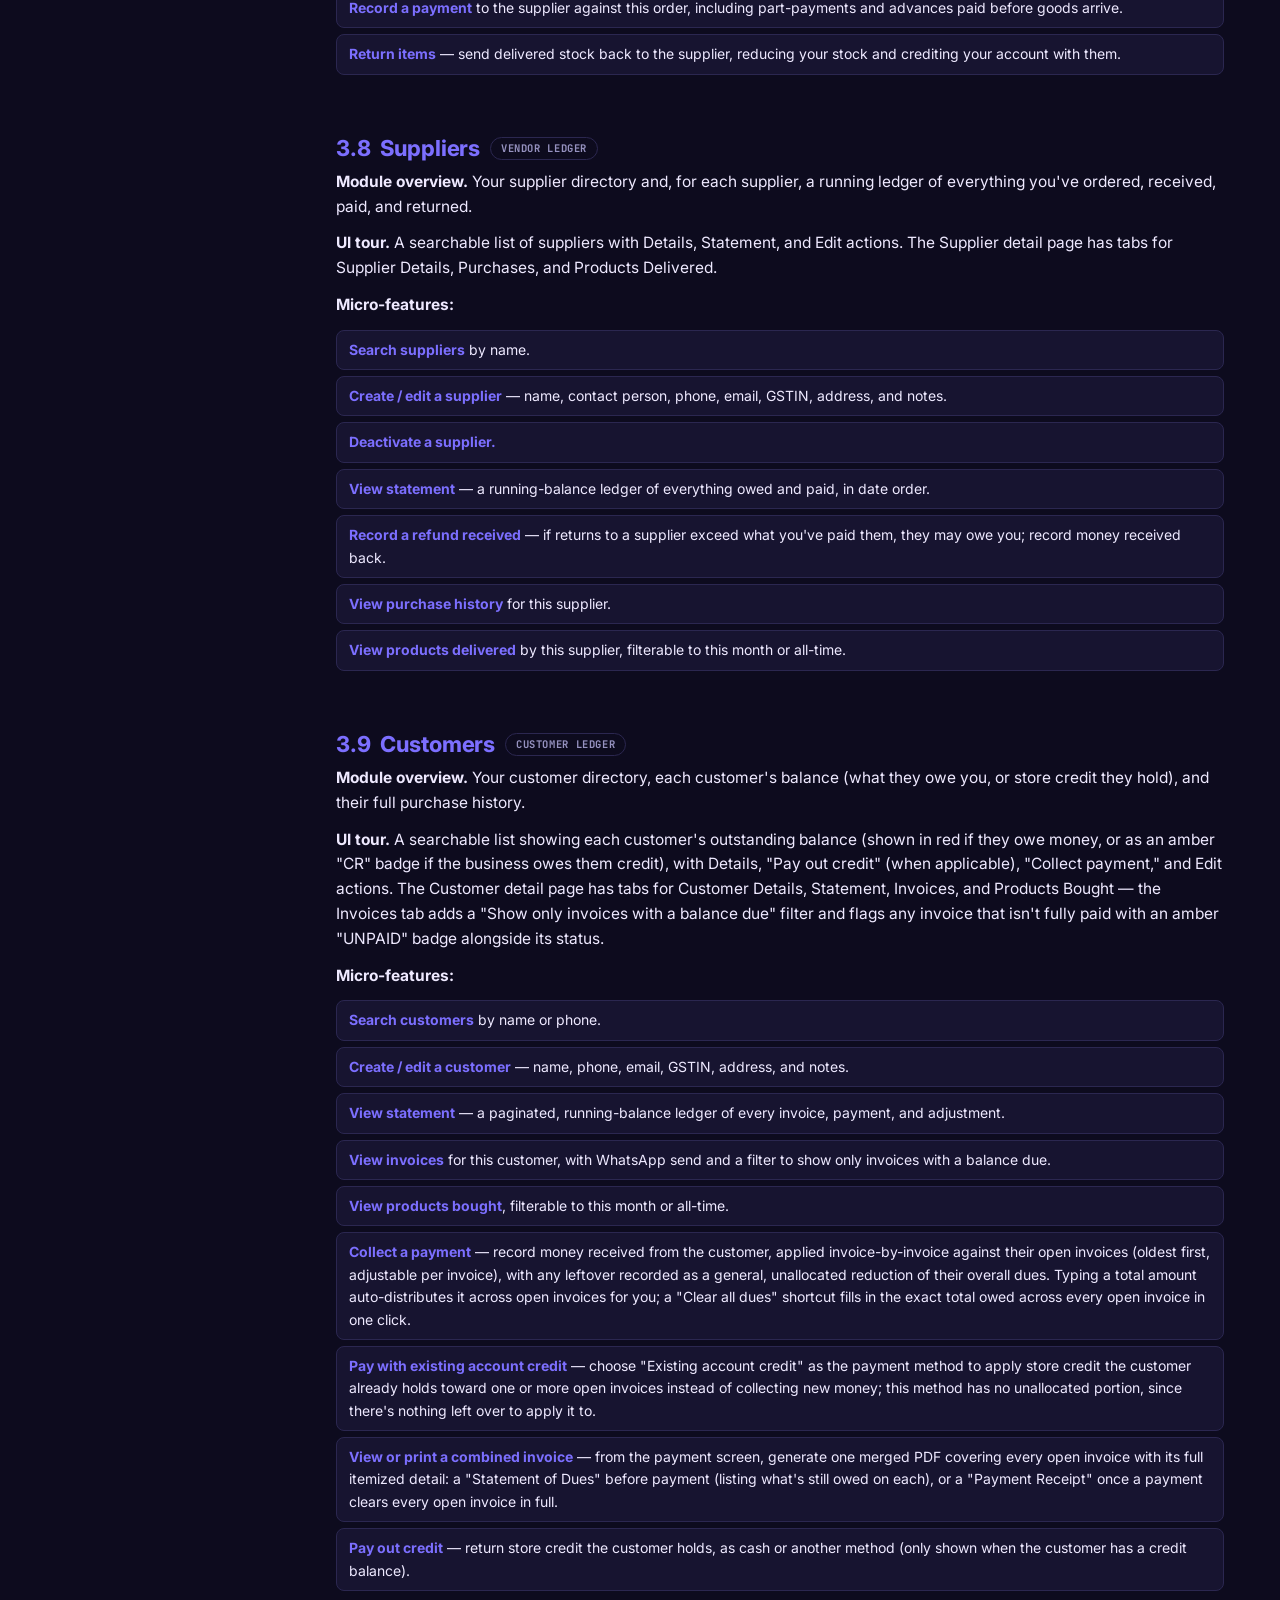
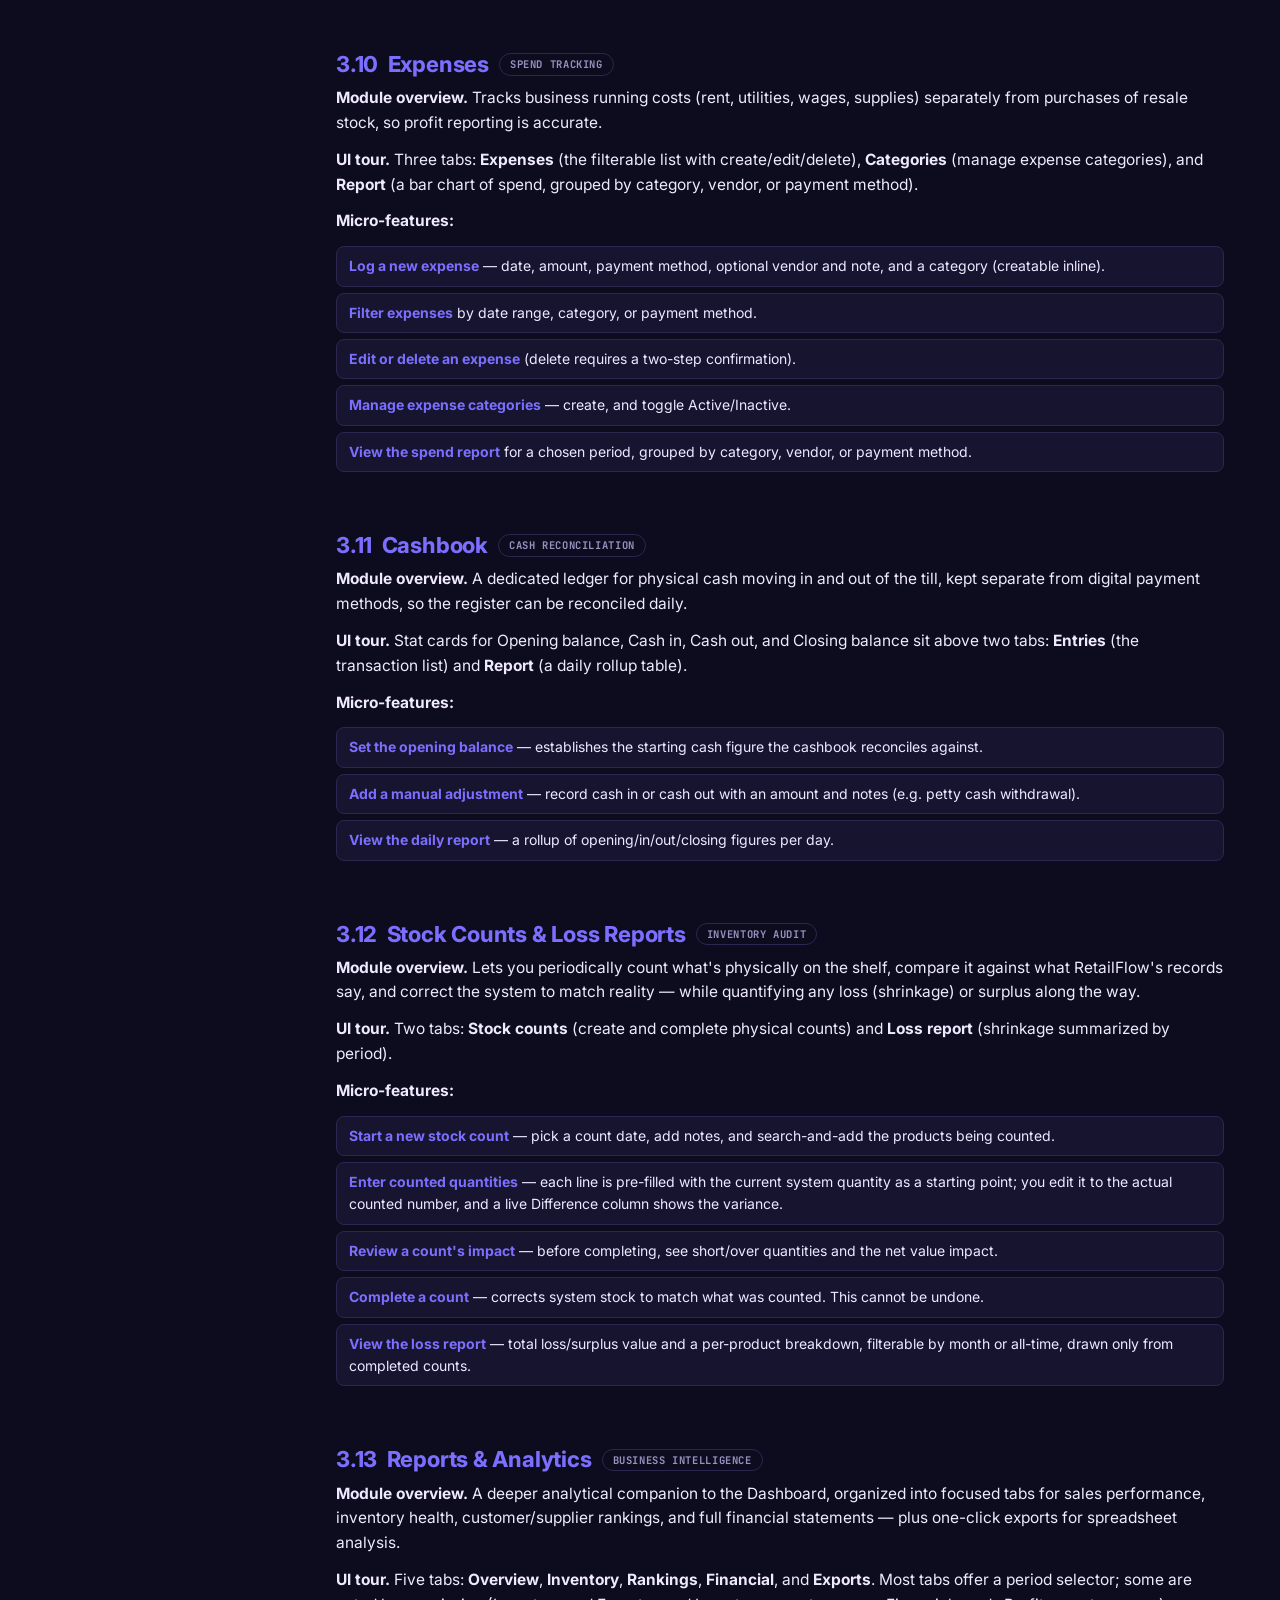
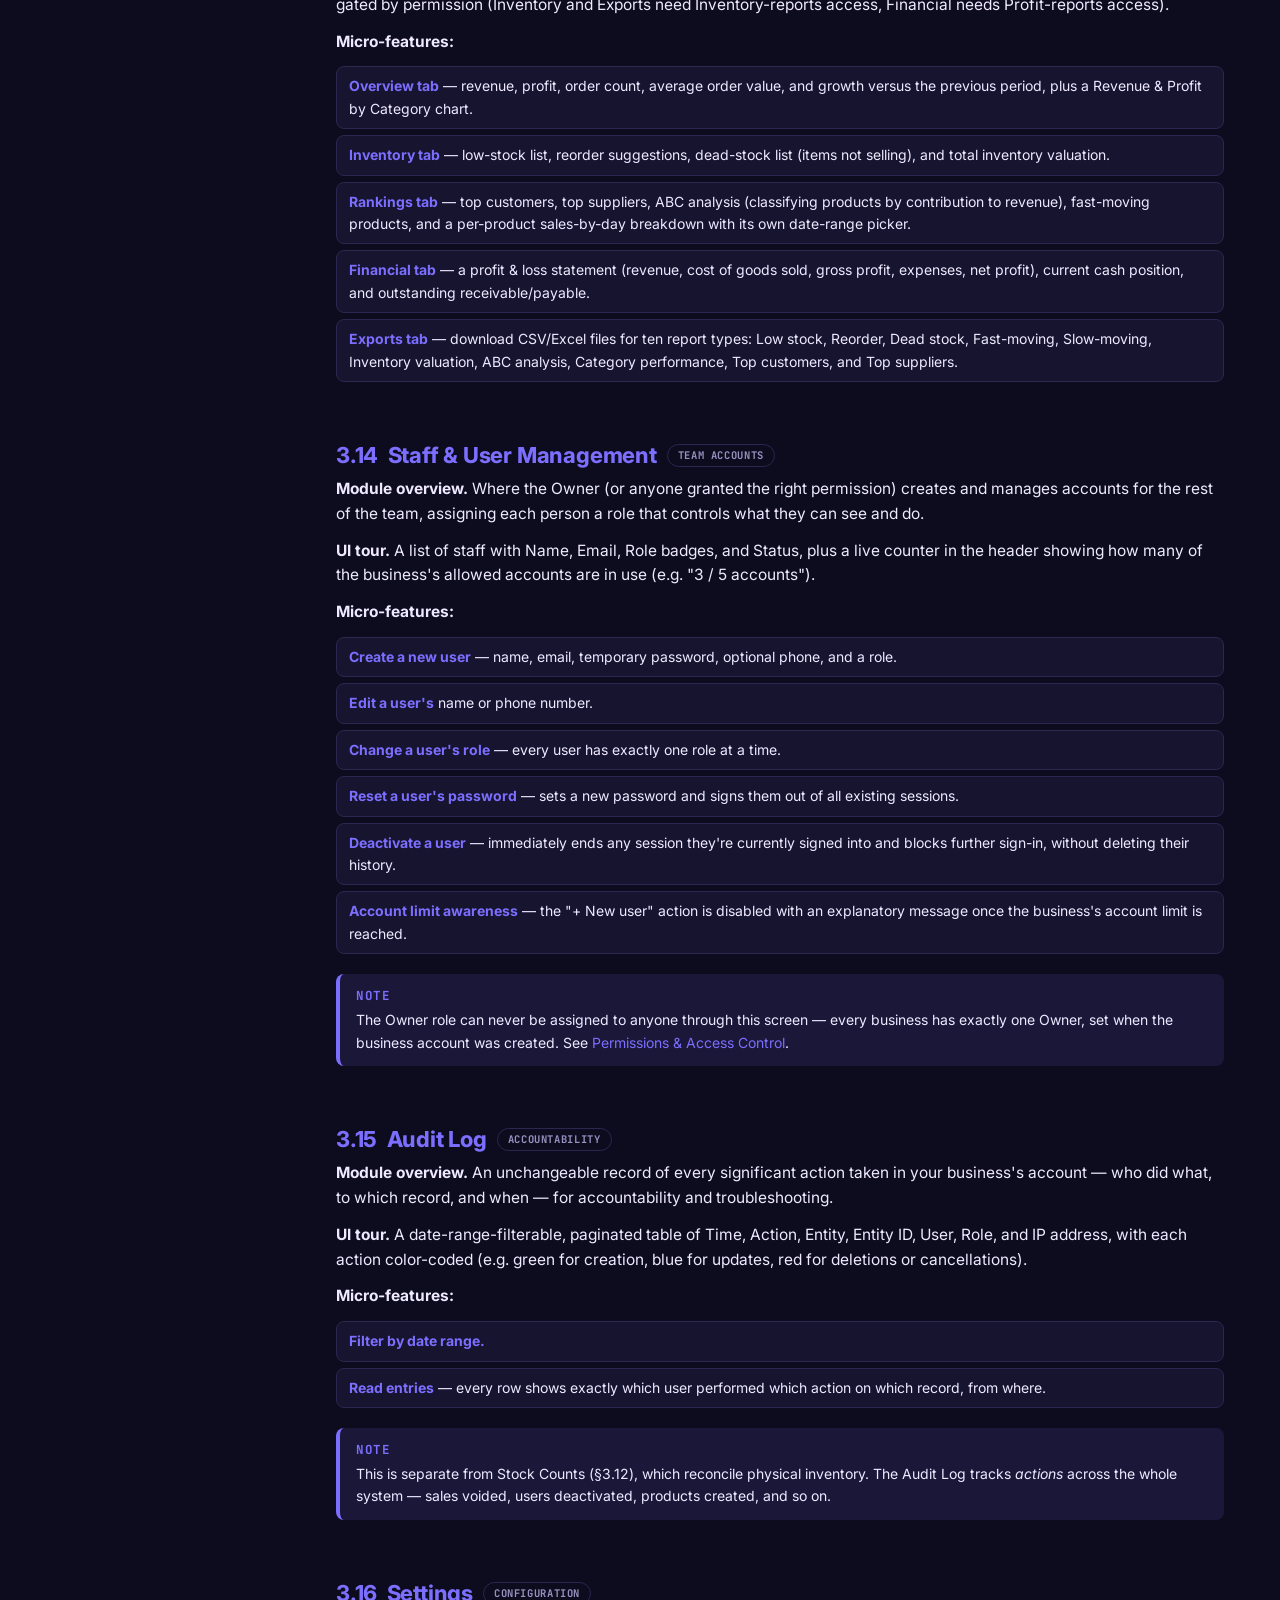
<file: RetailFlow-Business-Guide.html>
<!DOCTYPE html>
<html lang="en">
<head>
<meta charset="UTF-8">
<title>RetailFlow — Business User Guide &amp; Product Manual</title>
<meta name="viewport" content="width=device-width, initial-scale=1.0">
<meta name="description" content="The complete RetailFlow business user guide — every module, every flow, every permission, explained for owners, managers, and cashiers.">
<link rel="preconnect" href="https://fonts.googleapis.com">
<link rel="preconnect" href="https://fonts.gstatic.com" crossorigin>
<link href="https://fonts.googleapis.com/css2?family=JetBrains+Mono:wght@400;700;800&family=Inter:ital,wght@0,400;0,500;0,600;0,700;1,400&display=swap" rel="stylesheet">
<style>
  :root{
    --ground:#0D0B1E;
    --surface:#171430;
    --surface-2:#1F1C3D;
    --border:#2B2750;
    --text:#EEE9FF;
    --muted:#9692C0;
    --faint:#6f6a9c;
    --dim:#4D4880;
    --ghost:#3A3660;
    --brand:#7C6FFF;
    --brand-dim:rgba(124,111,255,0.12);
    --accent:#F5A523;
    --accent-dim:rgba(245,165,35,0.10);
    --green:#4ADE80;
    --green-dim:rgba(74,222,128,0.10);
    --red:#F87171;
    --red-dim:rgba(248,113,113,0.10);
    --mono:'JetBrains Mono', ui-monospace, Menlo, Consolas, monospace;
    --body:'Inter', system-ui, -apple-system, "Segoe UI", sans-serif;
    --r:10px;
    --sidebar-w:280px;
  }

  *{box-sizing:border-box;}
  html{scroll-behavior:smooth;}
  body{
    margin:0; background:var(--ground); color:var(--text);
    font-family:var(--body);
    line-height:1.6; font-size:15.5px;
    -webkit-font-smoothing:antialiased;
  }
  a{color:var(--brand); text-decoration:none;}
  a:hover{text-decoration:underline;}

  /* ---------- Layout shell ---------- */
  .shell{display:flex; max-width:1400px; margin:0 auto;}
  .sidebar{
    width:var(--sidebar-w); flex:none; position:sticky; top:0; height:100vh; overflow-y:auto;
    background:var(--surface); border-right:1px solid var(--border); padding:22px 18px 60px;
  }

  /* ---------- Mobile top bar / off-canvas nav ---------- */
  .mobile-topbar{display:none;}
  .nav-backdrop{display:none;}
  .menu-toggle{
    appearance:none; border:1px solid var(--border); background:var(--surface-2); color:var(--text);
    width:38px; height:38px; border-radius:8px; font-size:18px; line-height:1; flex:none; cursor:pointer;
  }
  .brandmark{display:flex; flex-direction:column; align-items:flex-start; gap:1px; margin-bottom:18px;}
  .brand-logo{
    font-family:var(--mono); font-weight:800; font-size:17px; letter-spacing:-0.5px; color:var(--text);
  }
  .brand-logo b{color:var(--brand); font-weight:800;}
  .brand-logo:hover{text-decoration:none; opacity:.85;}
  .brand-sub{font-size:10.5px; color:var(--muted); letter-spacing:.06em; text-transform:uppercase; margin-top:1px;}
  .sidebar nav a{
    display:block; font-size:13px; color:var(--muted); padding:5px 8px; border-radius:6px; margin:1px 0;
  }
  .sidebar nav a.lvl1{font-weight:700; color:var(--text); margin-top:14px; font-size:11.5px; text-transform:uppercase; letter-spacing:.05em; font-family:var(--mono);}
  .sidebar nav a.lvl2{padding-left:16px;}
  .sidebar nav a.lvl3{padding-left:28px; font-size:12.2px; color:var(--faint);}
  .sidebar nav a:hover{background:var(--brand-dim); color:var(--brand); text-decoration:none;}
  .sidebar .back-link{
    display:flex; align-items:center; gap:6px; margin-top:22px; padding:9px 12px;
    font-size:12.5px; font-weight:600; color:var(--muted);
    background:var(--ground); border:1px solid var(--border); border-radius:7px;
  }
  .sidebar .back-link:hover{color:var(--brand); border-color:var(--brand); text-decoration:none;}

  main{flex:1; min-width:0; padding:0 0 80px;}
  .page-pad{padding:0 56px;}

  /* ---------- Cover ---------- */
  .cover{
    min-height:92vh; display:flex; flex-direction:column; justify-content:center;
    padding:60px 70px; background:var(--ground);
    color:var(--text); position:relative; overflow:hidden;
  }
  .cover::before{
    content:""; position:absolute; inset:0; pointer-events:none;
    background-image:
      repeating-linear-gradient(90deg,
        transparent 0px, transparent 3px,
        rgba(124,111,255,0.05) 3px, rgba(124,111,255,0.05) 4px,
        transparent 4px, transparent 8px,
        rgba(124,111,255,0.035) 8px, rgba(124,111,255,0.035) 10px,
        transparent 10px, transparent 16px,
        rgba(124,111,255,0.05) 16px, rgba(124,111,255,0.05) 17px,
        transparent 17px, transparent 24px
      );
  }
  .cover::after{
    content:""; position:absolute; right:-160px; top:-160px; width:520px; height:520px; border-radius:50%;
    background:radial-gradient(ellipse at center, rgba(124,111,255,0.20) 0%, transparent 70%);
  }
  .cover .eyebrow{
    font-family:var(--mono); text-transform:uppercase; letter-spacing:.16em; font-size:11.5px;
    color:var(--accent); font-weight:700; margin-bottom:20px; position:relative;
  }
  .cover h1{
    font-family:var(--mono); font-size:52px; margin:0 0 14px; line-height:1.05; font-weight:800;
    letter-spacing:-0.02em; position:relative;
  }
  .cover h1 .kw{color:var(--brand);}
  .cover .tagline{font-size:19px; max-width:640px; color:var(--muted); margin-bottom:34px; position:relative;}
  .cover .meta-row{
    display:flex; gap:36px; flex-wrap:wrap; font-size:13px; color:var(--muted);
    border-top:1px solid var(--border); padding-top:20px; margin-top:auto; position:relative;
  }
  .cover .meta-row div b{display:block; font-size:14px; margin-bottom:2px; color:var(--text);}

  /* ---------- Typography ---------- */
  h1.section-title{
    font-size:30px; font-weight:800; color:var(--text); margin:0 0 6px; padding-top:56px; letter-spacing:-0.015em;
    border-bottom:3px solid var(--brand); padding-bottom:14px; display:flex; align-items:baseline; gap:12px;
  }
  h1.section-title .num{font-family:var(--mono); color:var(--accent); font-variant-numeric:tabular-nums;}
  .section-intro{color:var(--muted); font-size:15px; max-width:820px; margin:14px 0 34px;}
  h2.mod-title{
    font-size:22px; font-weight:750; color:var(--brand); margin:46px 0 4px; padding-top:10px;
    display:flex; align-items:center; gap:10px; letter-spacing:-0.01em;
  }
  h2.mod-title .tag{
    font-family:var(--mono); font-size:10.5px; text-transform:uppercase; letter-spacing:.06em; font-weight:700;
    color:var(--muted); background:var(--ground); border:1px solid var(--border); border-radius:20px; padding:2px 10px;
  }
  h3.sub-title{font-size:16.5px; font-weight:700; color:var(--text); margin:26px 0 8px; padding-bottom:6px; border-bottom:1px solid var(--border);}
  h4.flow-title{font-size:14.5px; font-weight:700; color:var(--brand); margin:22px 0 6px;}
  p{margin:0 0 12px;}
  ul,ol{margin:6px 0 14px; padding-left:24px;}
  li{margin:3px 0;}
  .lede{color:var(--muted);}

  /* ---------- UI element styling ---------- */
  kbd, .ui-key{
    display:inline-block; font-family:var(--mono); font-size:11.5px;
    background:var(--surface-2); border:1px solid var(--border); border-bottom-width:2px; border-radius:5px;
    padding:1px 7px; color:var(--text); font-weight:600;
  }
  .btn{
    display:inline-block; font-weight:600; font-size:13px; background:var(--brand); color:#fff !important;
    padding:2px 10px; border-radius:6px; text-decoration:none !important; white-space:nowrap;
  }
  .btn.secondary{background:var(--surface-2); color:var(--text) !important; border:1px solid var(--border);}
  .btn.danger{background:var(--red); color:#2a0a0a !important;}
  .field-label{
    font-weight:700; color:var(--text); background:var(--surface-2); border:1px solid var(--border); border-radius:4px;
    padding:0 6px; font-size:13px; font-family:var(--mono);
  }

  /* ---------- Callouts ---------- */
  .callout{border-left:4px solid; border-radius:8px; padding:12px 16px; margin:14px 0; font-size:14px; background:var(--surface);}
  .callout .callout-title{font-weight:700; display:block; margin-bottom:3px; font-size:12.5px; text-transform:uppercase; letter-spacing:.04em; font-family:var(--mono);}
  .callout.note{background:var(--brand-dim); border-color:var(--brand);}
  .callout.note .callout-title{color:var(--brand);}
  .callout.tip{background:var(--green-dim); border-color:var(--green);}
  .callout.tip .callout-title{color:var(--green);}
  .callout.warn{background:var(--accent-dim); border-color:var(--accent);}
  .callout.warn .callout-title{color:var(--accent);}
  .callout.danger{background:var(--red-dim); border-color:var(--red); color:var(--text);}
  .callout.danger .callout-title{color:var(--red);}

  /* ---------- Tables ---------- */
  .table-scroll{overflow-x:auto; margin:14px 0 22px; -webkit-overflow-scrolling:touch;}
  .table-scroll table{margin:0;}
  table{width:100%; border-collapse:collapse; margin:14px 0 22px; font-size:13.6px;}
  caption{text-align:left; font-size:12px; color:var(--faint); margin-bottom:6px;}
  th,td{border:1px solid var(--border); padding:7px 10px; text-align:left; vertical-align:top;}
  th{background:var(--surface-2); font-weight:700; color:var(--text);}
  tr:nth-child(even) td{background:rgba(255,255,255,0.015);}
  td code, p code{background:var(--surface-2); padding:1px 6px; border-radius:4px; font-size:12.5px; font-family:var(--mono); color:var(--accent);}

  /* ---------- Micro-feature / flow cards ---------- */
  .feature-list{list-style:none; margin:10px 0 20px; padding:0;}
  .feature-list li{
    padding:8px 12px; margin:6px 0; background:var(--surface); border:1px solid var(--border); border-radius:8px;
    font-size:14px;
  }
  .feature-list li b{color:var(--brand);}
  .flow{border:1px solid var(--border); border-radius:10px; padding:16px 18px; margin:14px 0 26px; background:var(--surface);}
  .flow ol{margin:8px 0 4px;}
  .flow ol li{margin:5px 0;}
  .flow-meta{display:flex; gap:8px; flex-wrap:wrap; margin:8px 0 4px;}
  .badge{font-family:var(--mono); font-size:10.8px; font-weight:700; text-transform:uppercase; letter-spacing:.03em; padding:2px 9px; border-radius:20px;}
  .badge.perm{background:var(--accent-dim); color:var(--accent); border:1px solid var(--accent);}
  .badge.owner{background:var(--accent-dim); color:var(--accent); border:1px solid var(--accent);}
  .badge.manager{background:var(--brand-dim); color:var(--brand); border:1px solid var(--brand);}
  .badge.cashier{background:var(--green-dim); color:var(--green); border:1px solid var(--green);}

  .toc-grid{display:grid; grid-template-columns:1fr 1fr; gap:4px 40px; margin:20px 0;}
  .toc-grid a{font-size:14.5px; padding:6px 0; border-bottom:1px dashed var(--border); display:flex; justify-content:space-between;}
  .toc-grid a .n{color:var(--faint); font-size:12px;}

  .quote-bar{border-left:3px solid var(--brand); padding-left:14px; color:var(--muted); font-style:italic; margin:14px 0;}

  footer.doc-footer{padding:40px 56px; color:var(--faint); font-size:12px; border-top:1px solid var(--border); margin-top:60px;}

  .pill-row{display:flex; gap:8px; flex-wrap:wrap; margin:10px 0 18px;}
  .pill{background:var(--surface); border:1px solid var(--border); border-radius:20px; padding:4px 12px; font-size:12.5px; color:var(--muted);}

  /* ---------- Print ---------- */
  @media print{
    :root{
      --ground:#ffffff; --surface:#ffffff; --surface-2:#f2f2f5; --border:#ccc;
      --text:#111; --muted:#333; --faint:#555;
      --brand:#5b4fd6; --brand-dim:#ece9fb;
      --accent:#946015; --accent-dim:#f5ecd9;
      --green:#1f7a44; --green-dim:#e6f5ec;
      --red:#a33; --red-dim:#fbe9e9;
    }
    * { -webkit-print-color-adjust:exact; print-color-adjust:exact; color-adjust:exact; }
    .sidebar, .mobile-topbar, .nav-backdrop{display:none;}
    .shell{display:block; max-width:none;}
    .table-scroll{overflow-x:visible;}
    main{padding:0;}
    .page-pad{padding:0 8mm;}
    body{font-size:10.6pt; background:#fff;}
    .cover{min-height:100vh; page-break-after:always; padding:22mm 18mm;}
    h1.section-title{page-break-before:always; padding-top:0;}
    h1.section-title:first-of-type{page-break-before:auto;}
    h2.mod-title{page-break-before:auto; break-inside:avoid;}
    h3.sub-title, h4.flow-title{break-after:avoid;}
    .flow, .feature-list li, table, .callout{break-inside:avoid;}
    a{color:var(--brand); text-decoration:none;}
    a[href^="#"]::after{content:""; }
    .no-print{display:none !important;}
    @page{ margin:16mm 14mm; }
    @page{ @bottom-center{ content: "RetailFlow Business Guide  •  Page " counter(page); font-size:9pt; color:#777; } }
  }

  @media (max-width:900px){
    .mobile-topbar{
      display:flex; align-items:center; gap:12px; position:sticky; top:0; z-index:60;
      background:rgba(13,11,30,0.9); backdrop-filter:blur(14px); border-bottom:1px solid var(--border); padding:10px 16px;
    }
    .shell{position:relative;}
    .sidebar{
      position:fixed; top:0; left:0; height:100dvh; z-index:80; box-sizing:border-box;
      width:min(84vw,320px); transform:translateX(-100%); transition:transform .25s ease;
      box-shadow:0 0 40px rgba(0,0,0,0);
    }
    body.nav-open .sidebar{transform:translateX(0); box-shadow:12px 0 32px rgba(0,0,0,.5);}
    body.nav-open .nav-backdrop{
      display:block; position:fixed; inset:0; background:rgba(5,4,14,.6); z-index:70;
    }
    body.nav-open{overflow:hidden;}
    .page-pad{padding:0 20px;}
    .cover{padding:40px 26px; min-height:auto;}
    .cover h1{font-size:34px;}
    .cover .tagline{font-size:16px;}
    .toc-grid{grid-template-columns:1fr;}
    h1.section-title{font-size:24px; padding-top:36px; flex-wrap:wrap;}
    h2.mod-title{font-size:19px; margin-top:34px;}
    table{font-size:12.5px;}
    th,td{padding:6px 8px;}
  }

  @media (max-width:480px){
    body{font-size:14.5px;}
    .page-pad{padding:0 14px;}
    .cover{padding:30px 18px;}
    .cover h1{font-size:27px;}
    .cover .tagline{font-size:14.5px;}
    .cover .meta-row{gap:18px 24px;}
    h1.section-title{font-size:20px;}
    h2.mod-title{font-size:17px;}
    .flow{padding:12px 14px;}
    footer.doc-footer{padding:30px 14px;}
  }

</style>
</head>
<body>
<div class="mobile-topbar no-print">
  <button class="menu-toggle" id="navToggle" aria-label="Toggle table of contents" aria-expanded="false" aria-controls="guideNav">☰</button>
  <div class="brandmark" style="margin-bottom:0">
    <a href="index.html" class="brand-logo">Retail<b>Flow</b></a>
    <div class="brand-sub">Business Guide</div>
  </div>
</div>
<div class="nav-backdrop no-print" id="navBackdrop"></div>
<div class="shell">

  <aside class="sidebar no-print" id="guideNav">
    <div class="brandmark">
      <a href="index.html" class="brand-logo">Retail<b>Flow</b></a>
      <div class="brand-sub">Business Guide</div>
    </div>
    <nav>
      <a class="lvl1" href="#sec-1">1 · Product Overview</a>
      <a class="lvl2" href="#sec-1-1">What RetailFlow Is</a>
      <a class="lvl2" href="#sec-1-2">Who It's For</a>
      <a class="lvl2" href="#sec-1-3">Problems It Solves</a>
      <a class="lvl2" href="#sec-1-4">Key Concepts &amp; Terms</a>

      <a class="lvl1" href="#sec-2">2 · Getting Started</a>
      <a class="lvl2" href="#sec-2-1">How Your Account Is Created</a>
      <a class="lvl2" href="#sec-2-2">First Login</a>
      <a class="lvl2" href="#sec-2-3">First-Time Setup Checklist</a>
      <a class="lvl2" href="#sec-2-4">Touring the Interface</a>

      <a class="lvl1" href="#sec-3">3 · Module Breakdown</a>
      <a class="lvl2" href="#mod-dashboard">Dashboard</a>
      <a class="lvl2" href="#mod-pos">Point of Sale (Billing)</a>
      <a class="lvl2" href="#mod-sales">Sales Records &amp; Invoices</a>
      <a class="lvl2" href="#mod-products">Product Catalog</a>
      <a class="lvl2" href="#mod-batches">Batches &amp; Inventory</a>
      <a class="lvl2" href="#mod-categories">Categories</a>
      <a class="lvl2" href="#mod-purchases">Purchases</a>
      <a class="lvl2" href="#mod-suppliers">Suppliers</a>
      <a class="lvl2" href="#mod-customers">Customers</a>
      <a class="lvl2" href="#mod-expenses">Expenses</a>
      <a class="lvl2" href="#mod-cashbook">Cashbook</a>
      <a class="lvl2" href="#mod-audits">Stock Counts &amp; Loss Reports</a>
      <a class="lvl2" href="#mod-reports">Reports &amp; Analytics</a>
      <a class="lvl2" href="#mod-users">Staff &amp; User Management</a>
      <a class="lvl2" href="#mod-auditlog">Audit Log</a>
      <a class="lvl2" href="#mod-settings">Settings</a>
      <a class="lvl2" href="#mod-feedback">Feedback &amp; Support</a>

      <a class="lvl1" href="#sec-4">4 · Granular User Flows</a>
      <a class="lvl2" href="#flow-dashboard">Dashboard flows</a>
      <a class="lvl2" href="#flow-pos">POS flows</a>
      <a class="lvl2" href="#flow-sales">Sales record flows</a>
      <a class="lvl2" href="#flow-products">Product flows</a>
      <a class="lvl2" href="#flow-batches">Batch flows</a>
      <a class="lvl2" href="#flow-categories">Category flows</a>
      <a class="lvl2" href="#flow-purchases">Purchase flows</a>
      <a class="lvl2" href="#flow-suppliers">Supplier flows</a>
      <a class="lvl2" href="#flow-customers">Customer flows</a>
      <a class="lvl2" href="#flow-expenses">Expense &amp; Cashbook flows</a>
      <a class="lvl2" href="#flow-audits">Stock count flows</a>
      <a class="lvl2" href="#flow-reports">Report flows</a>
      <a class="lvl2" href="#flow-users">User management flows</a>
      <a class="lvl2" href="#flow-settings">Settings flows</a>

      <a class="lvl1" href="#sec-5">5 · Permissions &amp; Access</a>
      <a class="lvl2" href="#sec-5-1">The Three Roles</a>
      <a class="lvl2" href="#sec-5-2">Full Permission Matrix</a>
      <a class="lvl2" href="#sec-5-3">Special Rules</a>
      <a class="lvl2" href="#sec-5-4">When You Need a Platform Administrator</a>

      <a class="lvl1" href="#sec-6">6 · Troubleshooting</a>
      <a class="lvl2" href="#sec-6-1">Sign-in &amp; Access Issues</a>
      <a class="lvl2" href="#sec-6-2">Sales &amp; Billing Issues</a>
      <a class="lvl2" href="#sec-6-3">Product &amp; Inventory Issues</a>
      <a class="lvl2" href="#sec-6-4">Purchases &amp; Suppliers Issues</a>
      <a class="lvl2" href="#sec-6-5">Customer Payment Issues</a>
      <a class="lvl2" href="#sec-6-6">Staff &amp; Account Management Issues</a>
      <a class="lvl2" href="#sec-6-7">Feedback &amp; Miscellaneous</a>
    </nav>
    <a class="back-link no-print" href="index.html">← Back to RetailFlow.com</a>
  </aside>

  <main>

    <section class="cover">
      <div class="eyebrow">Business User Guide &amp; Product Manual</div>
      <h1>Retail<span class="kw">Flow</span></h1>
      <div class="tagline">Multi-tenant inventory management, GST billing, accounting, and analytics for retail businesses — everything your team needs to run the shop floor, the back office, and the books from one screen.</div>
      <div class="meta-row">
        <div><b>Document version</b>1.0</div>
        <div><b>Published</b>July 2026</div>
        <div><b>Audience</b>Business owners, managers &amp; cashiers</div>
        <div><b>Format</b>Printable reference — use your browser's Print → Save as PDF (turn on "Background graphics" in the print dialog's "More settings" for full-colour output)</div>
      </div>
    </section>

    <div class="page-pad">

    <h1 id="sec-1" class="section-title"><span class="num">1.</span> Product Overview &amp; Value Proposition</h1>

    <h2 id="sec-1-1" class="mod-title">1.1 &nbsp;What RetailFlow Is</h2>
    <p>RetailFlow is a complete, all-in-one management system for retail businesses — the kind of shop, store, or trading business that buys stock from suppliers, sells it to customers, and needs to keep the books straight in between. It brings together five things that most small and mid-sized retailers otherwise juggle across notebooks, spreadsheets, and separate apps:</p>
    <ul>
      <li><b>Billing &amp; Point of Sale</b> — a fast checkout screen for ringing up sales, scanning barcodes, and printing GST-compliant invoices.</li>
      <li><b>Inventory management</b> — real-time stock levels for every product, tracked down to the individual batch or lot it arrived in.</li>
      <li><b>Purchasing</b> — placing, receiving, and paying for orders with your suppliers, with a running record of what you owe them.</li>
      <li><b>Accounting essentials</b> — a cashbook, an expense tracker, and running ledgers of what customers owe you and what you owe suppliers.</li>
      <li><b>Reporting &amp; analytics</b> — dashboards and exportable reports covering sales, profit, inventory health, and cash flow.</li>
    </ul>
    <p class="lede">RetailFlow runs as a single, secure web application. Each business that uses RetailFlow has its own private, isolated account — your data is never visible to any other business on the platform.</p>

    <h2 id="sec-1-2" class="mod-title">1.2 &nbsp;Who It's For</h2>
    <p>RetailFlow is built for three kinds of people, and the interface adapts to each:</p>
    <ul>
      <li><b>Business Owners</b> — the person (or people) who run the shop and need the full picture: sales, profit, stock, staff, and the books, all in one place.</li>
      <li><b>Managers and staff</b> — day-to-day operators who use RetailFlow to bill customers, receive deliveries, count stock, and manage day-to-day operations, within limits the owner sets.</li>
      <li><b>Cashiers</b> — front-of-store staff who mostly live on the billing screen, looking up products and taking payments.</li>
    </ul>
    <p>A fourth group — <b>platform administrators</b> — are RetailFlow's own operations team. They don't work inside your business's account; instead, they set up new business accounts and step in for a handful of things you can't do yourself, such as correcting your registered business details or raising your staff-account limit. This guide is written for your business, not for them, but it flags every point along the way where a task needs their help — see <a href="#sec-2-1">How Your Account Is Created</a> and <a href="#sec-5-4">When You Need a Platform Administrator</a>.</p>

    <h2 id="sec-1-3" class="mod-title">1.3 &nbsp;Problems It Solves</h2>
    <div class="table-scroll">
    <table>
      <thead><tr><th style="width:32%">Without RetailFlow</th><th>With RetailFlow</th></tr></thead>
      <tbody>
        <tr><td>Stock counts are guessed or tracked on paper; it's unclear what's actually on the shelf.</td><td>Every sale, purchase, return, and correction updates stock automatically. The number on screen is always the real number.</td></tr>
        <tr><td>It's hard to know which batch of stock cost what, especially when supplier prices change.</td><td>Stock is tracked in batches, each with its own cost and sell price, so margin is always accurate — even mid-shelf-life.</td></tr>
        <tr><td>GST invoices are calculated by hand or in a spreadsheet, risking errors.</td><td>GST is calculated automatically per product at the correct slab, and a compliant invoice is generated and ready to print or share on every sale.</td></tr>
        <tr><td>It's unclear who owes the business money, or who the business owes.</td><td>Running, always-up-to-date ledgers for every customer and supplier, with full statement history.</td></tr>
        <tr><td>Cash in the register doesn't reconcile with what the books say.</td><td>A dedicated cashbook tracks every rupee in and out, with a daily reconciliation report.</td></tr>
        <tr><td>It's slow to notice slow-moving stock, understocking, or shrinkage (loss).</td><td>Built-in reports flag low stock, dead stock, and reorder points; physical stock counts reconcile the system to reality and quantify any loss.</td></tr>
        <tr><td>Staff access is all-or-nothing, and it's hard to track who did what.</td><td>Role-based permissions restrict each teammate to what their job needs, and every sensitive action is recorded in an audit trail.</td></tr>
      </tbody>
    </table>
    </div>

    <h2 id="sec-1-4" class="mod-title">1.4 &nbsp;Key Concepts &amp; Terminology</h2>
    <p class="section-intro" style="margin-top:0">A handful of ideas recur throughout RetailFlow. Understanding them up front makes every module below easier to follow.</p>
    <div class="table-scroll">
    <table>
      <thead><tr><th style="width:22%">Term</th><th>What it means</th></tr></thead>
      <tbody>
        <tr><td><b>Business</b></td><td>Your company's private account on RetailFlow. All your products, sales, staff, and records live inside your business and are never shared with any other business.</td></tr>
        <tr><td><b>Product</b></td><td>An item you sell — e.g. "1L Sunflower Oil." A product defines the name, category, unit, GST rate, and default price, but not the physical stock itself.</td></tr>
        <tr><td><b>Batch (lot)</b></td><td>A specific delivery of stock for a product — e.g. "50 bottles that arrived on 3 June at ₹142 each." Every unit of stock belongs to exactly one batch, which carries its own cost and sell price. This is why RetailFlow can tell you accurate profit even if the same product was bought at different prices over time.</td></tr>
        <tr><td><b>Ledger-based stock &amp; ledgers</b></td><td>RetailFlow never simply stores "current stock: 40" as an editable number. Instead, every sale, delivery, return, and correction is written down as a movement, and the current figure is always calculated fresh from that history. The same approach is used for customer and supplier balances (the "ledger"). This means the numbers you see are always trustworthy and fully explained by a trail of events.</td></tr>
        <tr><td><b>GST</b></td><td>India's Goods and Services Tax. Each product carries a GST slab (5/12/18/28/40% or none); RetailFlow calculates the tax automatically and shows it on invoices.</td></tr>
        <tr><td><b>Purchase Order (PO)</b></td><td>A record of stock you've ordered from a supplier. It moves through statuses as it's delivered and paid — see <a href="#mod-purchases">Purchases</a>.</td></tr>
        <tr><td><b>Sale / Invoice</b></td><td>A completed transaction with a customer, generated at checkout on the <a href="#mod-pos">Point of Sale</a> screen. Every sale produces a printable invoice.</td></tr>
        <tr><td><b>Customer / supplier statement</b></td><td>A running, dated list of every invoice, payment, and adjustment for a specific customer or supplier — effectively their account history with you.</td></tr>
        <tr><td><b>Store credit</b></td><td>Money the business owes a customer (e.g. from an overpayment or a refund), which the customer can spend against a future sale, or apply toward paying down an existing invoice's balance via the "Existing account credit" payment method, instead of taking cash back.</td></tr>
        <tr><td><b>Stock count (inventory audit)</b></td><td>A physical count of what's actually on the shelf, compared against what RetailFlow's records say should be there. Differences ("shrinkage") are reported and can be used to correct the system.</td></tr>
        <tr><td><b>Cashbook</b></td><td>A simple ledger of physical cash moving in and out of the till/register, separate from digital payments.</td></tr>
        <tr><td><b>Role (Owner / Manager / Cashier)</b></td><td>Every staff member is assigned one role, which determines exactly which screens and actions they can use. See <a href="#sec-5">Permissions &amp; Access Control</a>.</td></tr>
        <tr><td><b>Platform administrator</b></td><td>A RetailFlow staff member (not part of your business) who provisions new business accounts and provides account-level support for the handful of things your own team can't do — see <a href="#sec-5-4">When You Need a Platform Administrator</a>.</td></tr>
      </tbody>
    </table>
    </div>

    <h1 id="sec-2" class="section-title"><span class="num">2.</span> Getting Started &amp; Onboarding</h1>
    <p class="section-intro">RetailFlow does not have a public "sign up" page. This section explains exactly how a new business account comes into existence, what a brand-new user sees the first time they log in, and the handful of things every business should configure before relying on RetailFlow day to day.</p>

    <h2 id="sec-2-1" class="mod-title">2.1 &nbsp;How Your Account Is Created</h2>
    <p>Businesses are provisioned onto RetailFlow by a <b>platform administrator</b> — there is no self-service registration form, by design. This keeps every account verified and correctly configured from day one (correct GST details, the right starter categories, and sensible default limits).</p>
    <div class="callout note">
      <span class="callout-title">What this means for you</span>
      To get started, you don't create an account yourself — RetailFlow's onboarding team sets up your business for you and provides the very first sign-in details for your <b>Owner</b> account: your login email and a temporary password. If you're waiting on access, contact whoever arranged your RetailFlow subscription rather than looking for a sign-up link.
    </div>
    <p>When your business is provisioned, the following are configured on your behalf:</p>
    <ul>
      <li>Your business name, contact details, and (for standard businesses) your GSTIN, legal name, and registered address.</li>
      <li>A UPI ID and payee name, if you plan to accept UPI payments and show a QR code at checkout.</li>
      <li>One <b>Owner</b> account — the highest level of access — using the email and name supplied during onboarding.</li>
      <li>A starting set of product categories to save you typing them in from scratch.</li>
      <li>A limit on how many staff accounts your business may create (five by default — see <a href="#sec-5">Permissions &amp; Access Control</a>).</li>
    </ul>

    <h2 id="sec-2-2" class="mod-title">2.2 &nbsp;First Login</h2>
    <div class="flow">
      <h4 class="flow-title">Signing in for the first time</h4>
      <ol>
        <li>Open the RetailFlow web address given to you by your onboarding contact.</li>
        <li>On the sign-in screen, enter the <span class="field-label">Email</span> address your account was created with.</li>
        <li>Enter the <span class="field-label">Password</span> you were given. Click the eye icon inside the field to reveal the characters and check for typos.</li>
        <li>Click <span class="btn">Sign in</span>.</li>
      </ol>
      <p><b>System response:</b> On success, you're taken straight to the <a href="#mod-dashboard">Dashboard</a>. If the email or password is wrong, a message reading <i>"invalid credentials"</i> appears and you remain on the sign-in screen — see <a href="#sec-6">Troubleshooting</a> if this keeps happening.</p>
      <div class="callout tip"><span class="callout-title">Tip</span>Change your temporary password immediately after your first login — see <a href="#flow-settings">Change Password</a> in Settings.</div>
    </div>

    <h2 id="sec-2-3" class="mod-title">2.3 &nbsp;First-Time Setup Checklist</h2>
    <p>Once you're in as the Owner, a few things are worth doing before the shop goes live on RetailFlow:</p>
    <ol>
      <li><b>Change your password</b> (Settings → Change Password) so you're not relying on the onboarding temporary password.</li>
      <li><b>Review Business Details</b> (Settings) to confirm your GSTIN, address, and UPI details look correct — these are read-only from your side; contact support if anything needs correcting.</li>
      <li><b>Set up Categories</b> for how you group your products (e.g. Groceries, Beverages, Snacks) — a few come pre-loaded, but you can add your own.</li>
      <li><b>Add your Products</b>, including opening stock, cost price, selling price, and GST rate for each.</li>
      <li><b>Add your Suppliers</b> so you're ready to record Purchase Orders.</li>
      <li><b>Set your opening cashbook balance</b> so day-to-day cash reconciliation starts from an accurate number.</li>
      <li><b>Review Inventory &amp; Sales Settings</b> (lead time, safety stock, low-stock threshold, void/refund windows) so alerts and rules match how your business actually runs.</li>
      <li><b>Invite your team</b> by creating staff accounts with the right role for each person (Users page).</li>
    </ol>

    <h2 id="sec-2-4" class="mod-title">2.4 &nbsp;Touring the Interface</h2>
    <p>Every screen in RetailFlow (other than sign-in) shares the same layout:</p>
    <ul>
      <li><b>Left sidebar</b> — your main navigation menu. It only shows the sections you have permission to use; everything else is hidden rather than shown-but-blocked. It can be collapsed to a slim icon rail for more screen space, and includes a light/dark/system theme toggle at the bottom.</li>
      <li><b>Top bar</b> — shows the current section's title and, on most list screens, search and filter controls.</li>
      <li><b>Main content area</b> — the screen itself: a dashboard, a table of records, or a form.</li>
      <li><b>Feedback</b> — a link at the bottom of the sidebar for sending a bug report, idea, or comment straight to the RetailFlow team — see <a href="#mod-feedback">Feedback &amp; Support</a>.</li>
    </ul>
    <div class="callout note"><span class="callout-title">Note</span>If someone with a Manager or Cashier role signs in, their sidebar will show fewer items than an Owner's — this is expected and covered fully in <a href="#sec-5">Permissions &amp; Access Control</a>.</div>

    <h1 id="sec-3" class="section-title"><span class="num">3.</span> Exhaustive Module &amp; Feature Breakdown</h1>
    <p class="section-intro">This section walks through every screen in RetailFlow one by one: what it's for, how it's laid out, and every action available on it. For step-by-step instructions on using each action — including exact fields, validation rules, and what happens after you click — see <a href="#sec-4">Section 4, Granular User Flows</a>, which mirrors this section module-for-module.</p>

    <h2 id="mod-dashboard" class="mod-title">3.1 &nbsp;Dashboard <span class="tag">Home screen</span></h2>
    <p><b>Module overview.</b> The Dashboard is the first screen most people see after signing in. It gives an at-a-glance summary of how the business is doing today and this month, without requiring anyone to run a report.</p>
    <p><b>UI tour.</b> The dashboard is arranged as a grid of cards and charts:</p>
    <ul>
      <li>Two headline stat cards: <b>Today's Sales</b> and <b>Today's Profit</b>.</li>
      <li>Two growth cards: <b>Monthly Revenue</b> and <b>Monthly Profit</b>, each with a percentage change versus the previous month.</li>
      <li>A collapsible <b>Sales Trend</b> area chart with a 30-day / 90-day / 1-year range toggle.</li>
      <li>An <b>Inventory Alerts</b> panel listing products that are "Reorder soon" or "Low stock."</li>
      <li>Mini stat cards for <b>Inventory value</b>, <b>Cash position</b>, <b>Receivable</b> (what customers owe you), and <b>Payable</b> (what you owe suppliers).</li>
      <li>A <b>Revenue &amp; Profit by Category</b> bar chart.</li>
      <li>A <b>Top Customers</b> list.</li>
    </ul>
    <p><b>Micro-features:</b></p>
    <ul class="feature-list">
      <li><b>Auto-refresh</b> — the whole dashboard silently refreshes itself every 30 seconds, so it's safe to leave open on a shop-floor screen.</li>
      <li><b>Sales Trend range toggle</b> — switch the chart between 30 days, 90 days, and 1 year.</li>
      <li><b>Collapse/expand Sales Trend</b> — hide the chart to save space without losing the rest of the dashboard.</li>
      <li><b>Permission-gated widgets</b> — profit figures only show for users with the Profit-reports permission; inventory alerts and inventory value only show with the Inventory-reports permission.</li>
    </ul>

    <h2 id="mod-pos" class="mod-title">3.2 &nbsp;Point of Sale (Billing) <span class="tag">Checkout screen</span></h2>
    <p><b>Module overview.</b> This is the till: the screen a cashier or owner uses to ring up a sale, from adding products to the cart through to taking payment and printing the invoice. It is the single most detailed screen in RetailFlow, and is designed to be usable entirely from the keyboard for speed at a busy counter.</p>
    <p><b>UI tour.</b> The screen is split into a product-entry/search area and cart on the left, and a running bill summary on the right, with a Payment &amp; Complete panel that opens as a modal when checkout begins.</p>
    <p><b>Micro-features:</b></p>
    <ul class="feature-list">
      <li><b>Product search</b> — type a name or SKU to find a product (keyboard shortcut <kbd>F1</kbd> jumps focus to the search box).</li>
      <li><b>USB barcode scanner support</b> — a handheld scanner's rapid keystrokes-plus-Enter are automatically captured as a barcode lookup, no click required.</li>
      <li><b>Camera barcode scanning</b> — a <span class="btn secondary">📷 Scan</span> button opens your device camera to read a barcode.</li>
      <li><b>Batch picker</b> — if a product has more than one active batch in stock, a picker shows each batch's remaining quantity, sell price, and (for permitted users) profit margin, so you choose which stock to sell from.</li>
      <li><b>Automatic batch split</b> — the batch you pick sets the line's selling price, but if it doesn't hold enough quantity, RetailFlow automatically draws the rest from other active batches (oldest first) at their own cost. The cart line is only capped by the product's total stock across all batches, not the picked batch alone.</li>
      <li><b>Cart line quantity control</b> — a stepper or typed quantity, capped to what's actually in stock.</li>
      <li><b>Per-line discount</b> — apply a discount to one line, in ₹ or %.</li>
      <li><b>Bill-level discount</b> — apply a discount to the whole sale, in ₹ or %.</li>
      <li><b>Warranty</b> — optionally attach a warranty period (in months) to the sale; RetailFlow computes and prints the "valid up to" date.</li>
      <li><b>Live totals</b> — subtotal, discount, GST, and final price recalculate as you build the cart; a profit/margin badge shows for permitted users.</li>
      <li><b>Payment &amp; Complete panel</b> (keyboard shortcut <kbd>F4</kbd>) — the checkout modal covering customer selection, payment method(s), store credit, UPI QR, and invoice printing.</li>
      <li><b>Customer selection</b> — search an existing customer by name/phone, create one inline, or proceed as a walk-in with no account.</li>
      <li><b>Quick-set payment buttons</b> — "Exact cash" and "Full credit" fill in the payment amount for you.</li>
      <li><b>Split payment</b> — divide one sale's payment across Cash, UPI, Card, and Bank Transfer.</li>
      <li><b>Apply/remove customer credit</b> — spend a customer's existing store credit balance against the current sale.</li>
      <li><b>Generate UPI QR code</b> — shows a scannable QR for the exact amount due, if your business has a UPI ID configured.</li>
      <li><b>"No change" (convert change to credit)</b> — instead of handing back cash change, add it to the customer's store credit.</li>
      <li><b>Print Invoice toggle</b> — choose whether to auto-open the printable invoice after completing the sale (defaults to your Settings preference).</li>
    </ul>

    <h2 id="mod-sales" class="mod-title">3.3 &nbsp;Sales Records &amp; Invoices <span class="tag">History</span></h2>
    <p><b>Module overview.</b> Where every past sale lives, searchable and reviewable, with tools to reprint, void, or refund a transaction after the fact.</p>
    <p><b>UI tour.</b> A searchable, date-filterable table listing Invoice number, Customer, Date, Total, Paid, Balance, and Status. Clicking a row's <span class="btn secondary">Details</span> opens the Sale detail drawer.</p>
    <p><b>Micro-features:</b></p>
    <ul class="feature-list">
      <li><b>Search by invoice number.</b></li>
      <li><b>Filter by date range.</b></li>
      <li><b>Send invoice on WhatsApp</b> — a one-click button that prepares a WhatsApp message with the invoice link for the customer.</li>
      <li><b>View sale details</b> — line items, subtotal/discount/tax/total, payments received, balance, and warranty details. Any line that auto-split across batches lists each batch and the quantity drawn from it.</li>
      <li><b>Record a payment against an invoice</b> — collect money toward this specific invoice's balance directly from the Sale detail drawer (shown whenever the invoice is active and still has a balance due), without having to go to the customer's own page.</li>
      <li><b>Print invoice</b> — regenerate the printable PDF at any time.</li>
      <li><b>Void a sale</b> — reverse a sale entirely, restoring stock, within the business's configured void window.</li>
      <li><b>Refund a sale</b> — issue a partial or full refund, either as cash from the register or as store credit, within the configured refund window.</li>
    </ul>

    <h2 id="mod-products" class="mod-title">3.4 &nbsp;Product Catalog <span class="tag">Catalog</span></h2>
    <p><b>Module overview.</b> The master list of everything your business sells, along with each product's category, pricing, tax rate, and stock rules.</p>
    <p><b>UI tour.</b> A searchable, filterable grid/table with a category filter, an A–Z jump index for long catalogs, and a barcode lookup box (type or scan). Each row exposes Batches, Stock, Edit, and Deactivate/Reactivate actions.</p>
    <p><b>Micro-features:</b></p>
    <ul class="feature-list">
      <li><b>Search products</b> by name or SKU.</li>
      <li><b>Filter by category.</b></li>
      <li><b>A–Z index</b> to jump straight to products starting with a given letter.</li>
      <li><b>Barcode lookup</b> — type a barcode or scan one with your camera to jump straight to that product.</li>
      <li><b>Create a new product</b>, including an opening stock batch and a product photo.</li>
      <li><b>Edit a product's</b> details, price, GST rate, and minimum stock level.</li>
      <li><b>Add, replace, or remove a product photo</b> at any time from the edit form.</li>
      <li><b>View a product's batches</b> — every lot of stock currently or previously held for this product.</li>
      <li><b>Adjust stock</b> — a manual correction (e.g. for damage or a miscount) outside of a sale or purchase.</li>
      <li><b>Deactivate / Reactivate a product</b> — hide a discontinued product from the till without deleting its history.</li>
      <li><b>Inline category creation</b> — add a new category without leaving the product form.</li>
    </ul>

    <h2 id="mod-batches" class="mod-title">3.5 &nbsp;Batches &amp; Inventory <span class="tag">Stock detail</span></h2>
    <p><b>Module overview.</b> A batch (or "lot") is a specific delivery of stock for one product, each with its own cost, sell price, and barcode. RetailFlow tracks stock this way — rather than as one editable number per product — so that profit stays accurate even when the same product is restocked at a different price. When a sale needs more of a product than the cashier's chosen batch has left, RetailFlow automatically spreads the remainder across other active batches (oldest first) so the true cost of goods sold is still tracked correctly, even though the sale prices the whole line at the chosen batch's rate. This module lets you see and manage batches both per-product and across the whole catalog.</p>
    <p><b>UI tour.</b> A global <b>All Batches</b> page lists every batch across every product, with search (by product, batch number, or barcode) and a status filter (Active / Depleted / Inactive). The same table appears scoped to a single product inside that product's drawer.</p>
    <p><b>Micro-features:</b></p>
    <ul class="feature-list">
      <li><b>Search batches</b> by product name, batch number, or barcode.</li>
      <li><b>Filter by status</b> — Active, Depleted (fully sold), or Inactive (manually hidden).</li>
      <li><b>Edit a batch</b> — change its cost price, selling price, or barcode.</li>
      <li><b>Deactivate a batch</b> — hide it from the billing screen (e.g. stock found to be damaged) without deleting its history.</li>
      <li><b>Reactivate a batch</b> — bring a previously deactivated batch back into sellable stock.</li>
    </ul>

    <h2 id="mod-categories" class="mod-title">3.6 &nbsp;Categories <span class="tag">Organization</span></h2>
    <p><b>Module overview.</b> Categories group your products (e.g. "Beverages," "Snacks") for filtering, reporting, and faster navigation of the catalog.</p>
    <p><b>UI tour.</b> A simple table of category Name, Description, and Status, with Deactivate/Activate controls.</p>
    <p><b>Micro-features:</b></p>
    <ul class="feature-list">
      <li><b>Create a category</b> with a name and optional description.</li>
      <li><b>Edit a category's</b> name or description.</li>
      <li><b>Deactivate / Reactivate a category</b> — a deactivated category is hidden from new-product forms but existing products keep it.</li>
    </ul>

    <h2 id="mod-purchases" class="mod-title">3.7 &nbsp;Purchases <span class="tag">Supplier ordering</span></h2>
    <p><b>Module overview.</b> Purchases (Purchase Orders, or "POs") are how new stock enters RetailFlow. A purchase order records what you ordered from a supplier, tracks partial or full delivery, records any price differences, and keeps a running balance of what you owe.</p>
    <p><b>UI tour.</b> A searchable, date-filterable list of purchase orders (PO number, supplier, date, total, status). A <span class="btn">+ New Purchase Order</span> button starts a new order; <span class="btn secondary">Details</span> opens the Purchase detail drawer, which is where receiving, payment, returns, and closing all happen.</p>
    <p>A purchase order moves through a lifecycle of statuses as it's actioned:</p>
    <div class="table-scroll">
    <table>
      <thead><tr><th>Status</th><th>Meaning</th></tr></thead>
      <tbody>
        <tr><td><code>DRAFT</code></td><td>Order created but nothing delivered yet. Can still be cancelled.</td></tr>
        <tr><td><code>PARTIALLY_RECEIVED</code></td><td>Some, but not all, ordered items have arrived.</td></tr>
        <tr><td><code>RECEIVED</code></td><td>Everything ordered has arrived.</td></tr>
        <tr><td><code>PARTIALLY_PAID</code> / <code>PAID</code></td><td>Payment status toward the supplier, tracked independently of delivery.</td></tr>
        <tr><td><code>CANCELLED</code></td><td>The order was cancelled before anything was received.</td></tr>
        <tr><td><code>CLOSED_SHORT</code></td><td>Some ordered stock will never arrive, and the outstanding amount has been written off.</td></tr>
        <tr><td><code>RETURNED</code></td><td>Delivered stock was sent back to the supplier.</td></tr>
      </tbody>
    </table>
    </div>
    <p><b>Micro-features:</b></p>
    <ul class="feature-list">
      <li><b>Search purchase orders</b> by PO number, and filter by date range.</li>
      <li><b>Create a new purchase order</b> — pick a supplier (or create one inline), set the order date and the supplier's own invoice number, and add line items with quantity, unit cost, tax %, and an overall discount.</li>
      <li><b>Receive goods</b> — record delivery of some or all of an order's line items, each becoming a new stock batch.</li>
      <li><b>Track price variance</b> — if the delivered unit cost differs from what was ordered, RetailFlow tracks the difference automatically.</li>
      <li><b>Append to an existing batch</b> — when a second delivery against the same PO matches an already-created batch's cost, add to it instead of creating a new batch.</li>
      <li><b>Close short</b> — write off the value of items that were ordered but will never be delivered.</li>
      <li><b>Cancel a purchase order</b> — only available while it's still in Draft.</li>
      <li><b>Record a payment</b> to the supplier against this order, including part-payments and advances paid before goods arrive.</li>
      <li><b>Return items</b> — send delivered stock back to the supplier, reducing your stock and crediting your account with them.</li>
    </ul>

    <h2 id="mod-suppliers" class="mod-title">3.8 &nbsp;Suppliers <span class="tag">Vendor ledger</span></h2>
    <p><b>Module overview.</b> Your supplier directory and, for each supplier, a running ledger of everything you've ordered, received, paid, and returned.</p>
    <p><b>UI tour.</b> A searchable list of suppliers with Details, Statement, and Edit actions. The Supplier detail page has tabs for Supplier Details, Purchases, and Products Delivered.</p>
    <p><b>Micro-features:</b></p>
    <ul class="feature-list">
      <li><b>Search suppliers</b> by name.</li>
      <li><b>Create / edit a supplier</b> — name, contact person, phone, email, GSTIN, address, and notes.</li>
      <li><b>Deactivate a supplier.</b></li>
      <li><b>View statement</b> — a running-balance ledger of everything owed and paid, in date order.</li>
      <li><b>Record a refund received</b> — if returns to a supplier exceed what you've paid them, they may owe you; record money received back.</li>
      <li><b>View purchase history</b> for this supplier.</li>
      <li><b>View products delivered</b> by this supplier, filterable to this month or all-time.</li>
    </ul>

    <h2 id="mod-customers" class="mod-title">3.9 &nbsp;Customers <span class="tag">Customer ledger</span></h2>
    <p><b>Module overview.</b> Your customer directory, each customer's balance (what they owe you, or store credit they hold), and their full purchase history.</p>
    <p><b>UI tour.</b> A searchable list showing each customer's outstanding balance (shown in red if they owe money, or as an amber "CR" badge if the business owes them credit), with Details, "Pay out credit" (when applicable), "Collect payment," and Edit actions. The Customer detail page has tabs for Customer Details, Statement, Invoices, and Products Bought — the Invoices tab adds a "Show only invoices with a balance due" filter and flags any invoice that isn't fully paid with an amber "UNPAID" badge alongside its status.</p>
    <p><b>Micro-features:</b></p>
    <ul class="feature-list">
      <li><b>Search customers</b> by name or phone.</li>
      <li><b>Create / edit a customer</b> — name, phone, email, GSTIN, address, and notes.</li>
      <li><b>View statement</b> — a paginated, running-balance ledger of every invoice, payment, and adjustment.</li>
      <li><b>View invoices</b> for this customer, with WhatsApp send and a filter to show only invoices with a balance due.</li>
      <li><b>View products bought</b>, filterable to this month or all-time.</li>
      <li><b>Collect a payment</b> — record money received from the customer, applied invoice-by-invoice against their open invoices (oldest first, adjustable per invoice), with any leftover recorded as a general, unallocated reduction of their overall dues. Typing a total amount auto-distributes it across open invoices for you; a "Clear all dues" shortcut fills in the exact total owed across every open invoice in one click.</li>
      <li><b>Pay with existing account credit</b> — choose "Existing account credit" as the payment method to apply store credit the customer already holds toward one or more open invoices instead of collecting new money; this method has no unallocated portion, since there's nothing left over to apply it to.</li>
      <li><b>View or print a combined invoice</b> — from the payment screen, generate one merged PDF covering every open invoice with its full itemized detail: a "Statement of Dues" before payment (listing what's still owed on each), or a "Payment Receipt" once a payment clears every open invoice in full.</li>
      <li><b>Pay out credit</b> — return store credit the customer holds, as cash or another method (only shown when the customer has a credit balance).</li>
    </ul>

    <h2 id="mod-expenses" class="mod-title">3.10 &nbsp;Expenses <span class="tag">Spend tracking</span></h2>
    <p><b>Module overview.</b> Tracks business running costs (rent, utilities, wages, supplies) separately from purchases of resale stock, so profit reporting is accurate.</p>
    <p><b>UI tour.</b> Three tabs: <b>Expenses</b> (the filterable list with create/edit/delete), <b>Categories</b> (manage expense categories), and <b>Report</b> (a bar chart of spend, grouped by category, vendor, or payment method).</p>
    <p><b>Micro-features:</b></p>
    <ul class="feature-list">
      <li><b>Log a new expense</b> — date, amount, payment method, optional vendor and note, and a category (creatable inline).</li>
      <li><b>Filter expenses</b> by date range, category, or payment method.</li>
      <li><b>Edit or delete an expense</b> (delete requires a two-step confirmation).</li>
      <li><b>Manage expense categories</b> — create, and toggle Active/Inactive.</li>
      <li><b>View the spend report</b> for a chosen period, grouped by category, vendor, or payment method.</li>
    </ul>

    <h2 id="mod-cashbook" class="mod-title">3.11 &nbsp;Cashbook <span class="tag">Cash reconciliation</span></h2>
    <p><b>Module overview.</b> A dedicated ledger for physical cash moving in and out of the till, kept separate from digital payment methods, so the register can be reconciled daily.</p>
    <p><b>UI tour.</b> Stat cards for Opening balance, Cash in, Cash out, and Closing balance sit above two tabs: <b>Entries</b> (the transaction list) and <b>Report</b> (a daily rollup table).</p>
    <p><b>Micro-features:</b></p>
    <ul class="feature-list">
      <li><b>Set the opening balance</b> — establishes the starting cash figure the cashbook reconciles against.</li>
      <li><b>Add a manual adjustment</b> — record cash in or cash out with an amount and notes (e.g. petty cash withdrawal).</li>
      <li><b>View the daily report</b> — a rollup of opening/in/out/closing figures per day.</li>
    </ul>

    <h2 id="mod-audits" class="mod-title">3.12 &nbsp;Stock Counts &amp; Loss Reports <span class="tag">Inventory audit</span></h2>
    <p><b>Module overview.</b> Lets you periodically count what's physically on the shelf, compare it against what RetailFlow's records say, and correct the system to match reality — while quantifying any loss (shrinkage) or surplus along the way.</p>
    <p><b>UI tour.</b> Two tabs: <b>Stock counts</b> (create and complete physical counts) and <b>Loss report</b> (shrinkage summarized by period).</p>
    <p><b>Micro-features:</b></p>
    <ul class="feature-list">
      <li><b>Start a new stock count</b> — pick a count date, add notes, and search-and-add the products being counted.</li>
      <li><b>Enter counted quantities</b> — each line is pre-filled with the current system quantity as a starting point; you edit it to the actual counted number, and a live Difference column shows the variance.</li>
      <li><b>Review a count's impact</b> — before completing, see short/over quantities and the net value impact.</li>
      <li><b>Complete a count</b> — corrects system stock to match what was counted. This cannot be undone.</li>
      <li><b>View the loss report</b> — total loss/surplus value and a per-product breakdown, filterable by month or all-time, drawn only from completed counts.</li>
    </ul>

    <h2 id="mod-reports" class="mod-title">3.13 &nbsp;Reports &amp; Analytics <span class="tag">Business intelligence</span></h2>
    <p><b>Module overview.</b> A deeper analytical companion to the Dashboard, organized into focused tabs for sales performance, inventory health, customer/supplier rankings, and full financial statements — plus one-click exports for spreadsheet analysis.</p>
    <p><b>UI tour.</b> Five tabs: <b>Overview</b>, <b>Inventory</b>, <b>Rankings</b>, <b>Financial</b>, and <b>Exports</b>. Most tabs offer a period selector; some are gated by permission (Inventory and Exports need Inventory-reports access, Financial needs Profit-reports access).</p>
    <p><b>Micro-features:</b></p>
    <ul class="feature-list">
      <li><b>Overview tab</b> — revenue, profit, order count, average order value, and growth versus the previous period, plus a Revenue &amp; Profit by Category chart.</li>
      <li><b>Inventory tab</b> — low-stock list, reorder suggestions, dead-stock list (items not selling), and total inventory valuation.</li>
      <li><b>Rankings tab</b> — top customers, top suppliers, ABC analysis (classifying products by contribution to revenue), fast-moving products, and a per-product sales-by-day breakdown with its own date-range picker.</li>
      <li><b>Financial tab</b> — a profit &amp; loss statement (revenue, cost of goods sold, gross profit, expenses, net profit), current cash position, and outstanding receivable/payable.</li>
      <li><b>Exports tab</b> — download CSV/Excel files for ten report types: Low stock, Reorder, Dead stock, Fast-moving, Slow-moving, Inventory valuation, ABC analysis, Category performance, Top customers, and Top suppliers.</li>
    </ul>

    <h2 id="mod-users" class="mod-title">3.14 &nbsp;Staff &amp; User Management <span class="tag">Team accounts</span></h2>
    <p><b>Module overview.</b> Where the Owner (or anyone granted the right permission) creates and manages accounts for the rest of the team, assigning each person a role that controls what they can see and do.</p>
    <p><b>UI tour.</b> A list of staff with Name, Email, Role badges, and Status, plus a live counter in the header showing how many of the business's allowed accounts are in use (e.g. "3 / 5 accounts").</p>
    <p><b>Micro-features:</b></p>
    <ul class="feature-list">
      <li><b>Create a new user</b> — name, email, temporary password, optional phone, and a role.</li>
      <li><b>Edit a user's</b> name or phone number.</li>
      <li><b>Change a user's role</b> — every user has exactly one role at a time.</li>
      <li><b>Reset a user's password</b> — sets a new password and signs them out of all existing sessions.</li>
      <li><b>Deactivate a user</b> — immediately ends any session they're currently signed into and blocks further sign-in, without deleting their history.</li>
      <li><b>Account limit awareness</b> — the "+ New user" action is disabled with an explanatory message once the business's account limit is reached.</li>
    </ul>
    <div class="callout note"><span class="callout-title">Note</span>The Owner role can never be assigned to anyone through this screen — every business has exactly one Owner, set when the business account was created. See <a href="#sec-5">Permissions &amp; Access Control</a>.</div>

    <h2 id="mod-auditlog" class="mod-title">3.15 &nbsp;Audit Log <span class="tag">Accountability</span></h2>
    <p><b>Module overview.</b> An unchangeable record of every significant action taken in your business's account — who did what, to which record, and when — for accountability and troubleshooting.</p>
    <p><b>UI tour.</b> A date-range-filterable, paginated table of Time, Action, Entity, Entity ID, User, Role, and IP address, with each action color-coded (e.g. green for creation, blue for updates, red for deletions or cancellations).</p>
    <p><b>Micro-features:</b></p>
    <ul class="feature-list">
      <li><b>Filter by date range.</b></li>
      <li><b>Read entries</b> — every row shows exactly which user performed which action on which record, from where.</li>
    </ul>
    <div class="callout note"><span class="callout-title">Note</span>This is separate from Stock Counts (§3.12), which reconcile physical inventory. The Audit Log tracks <i>actions</i> across the whole system — sales voided, users deactivated, products created, and so on.</div>

    <h2 id="mod-settings" class="mod-title">3.16 &nbsp;Settings <span class="tag">Configuration</span></h2>
    <p><b>Module overview.</b> Where a business reviews its own details and tunes the rules RetailFlow uses for stock alerts, void/refund time limits, and invoice printing, plus manages personal password security.</p>
    <p><b>UI tour.</b> Three cards: <b>Business Details</b> (read-only), <b>Inventory &amp; Sales Settings</b> (editable with the right permission), and <b>Change Password</b>.</p>
    <p><b>Micro-features:</b></p>
    <ul class="feature-list">
      <li><b>View Business Details</b> — business name, phone, GSTIN, address, and UPI details (read-only; changes go through a platform administrator).</li>
      <li><b>Set Lead time</b> — how many days it typically takes a supplier order to arrive, used in reorder calculations.</li>
      <li><b>Set Safety stock</b> — a buffer of extra days' stock to hold, used in reorder calculations.</li>
      <li><b>Set Dead stock threshold</b> — how many days without a sale before a product is flagged as dead stock.</li>
      <li><b>Set Low-stock threshold</b> — the quantity below which a product is flagged as low stock.</li>
      <li><b>Set the Void window</b> — how long after a sale it can still be voided.</li>
      <li><b>Set the Refund window</b> — how long after a sale it can still be refunded.</li>
      <li><b>Toggle "Print Invoice by default"</b> — the default state of the print checkbox at checkout.</li>
      <li><b>Change your own password.</b></li>
    </ul>

    <h2 id="mod-feedback" class="mod-title">3.17 &nbsp;Feedback &amp; Support <span class="tag">Always available</span></h2>
    <p><b>Module overview.</b> A lightweight way for anyone on your team to send a bug report, an idea, or a comment directly to the RetailFlow team, without leaving the app.</p>
    <p><b>UI tour.</b> A "Send feedback" link at the bottom of the sidebar opens a small dialog with a category picker, a message box, and an optional screenshot attachment.</p>
    <p><b>Micro-features:</b></p>
    <ul class="feature-list">
      <li><b>Choose a category</b> — Bug, Idea, Praise, or Other.</li>
      <li><b>Write a message</b> describing the issue or idea.</li>
      <li><b>Attach a screenshot</b> — paste or upload an image to illustrate the feedback.</li>
    </ul>

    <div class="callout note">
      <span class="callout-title">A note on Platform Administration</span>
      RetailFlow's own operations staff use a completely separate, internal portal to provision business accounts and provide support. It's not part of your business's experience and isn't covered module-by-module here — but see <a href="#sec-5-4">When You Need a Platform Administrator</a> for the specific tasks in this guide where you'll need to involve them.
    </div>

    <h1 id="sec-4" class="section-title"><span class="num">4.</span> Granular User Flows</h1>
    <p class="section-intro">This is the step-by-step reference. For every micro-feature listed in Section 3, you'll find here exactly what to click, what to type, what's required versus optional, and what happens immediately afterward — including the exact wording of confirmation and error messages RetailFlow shows.</p>

    <h2 id="flow-dashboard" class="mod-title">4.1 &nbsp;Dashboard Flows</h2>

    <h4 class="flow-title">Switching the Sales Trend chart range</h4>
    <div class="flow">
      <ol>
        <li>On the Dashboard, locate the <b>Sales Trend</b> card.</li>
        <li>Click <span class="btn secondary">30d</span>, <span class="btn secondary">90d</span>, or <span class="btn secondary">1y</span> to change the chart's time window.</li>
      </ol>
      <p><b>System response:</b> The chart redraws immediately with the selected range; no page reload occurs.</p>
    </div>

    <h4 class="flow-title">Collapsing the Sales Trend chart</h4>
    <div class="flow">
      <ol><li>Click the collapse arrow/header on the Sales Trend card.</li></ol>
      <p><b>System response:</b> The chart hides, freeing vertical space; clicking again restores it. Your other dashboard cards are unaffected.</p>
    </div>

    <div class="callout note"><span class="callout-title">Note on live data</span>The Dashboard refreshes automatically every 30 seconds. If a number seems out of date, wait a moment rather than reloading the page — a reload is unnecessary and will lose your Sales Trend range/collapse selection.</div>

    <h2 id="flow-pos" class="mod-title">4.2 &nbsp;Point of Sale (POS) Flows</h2>

    <h4 class="flow-title">Adding a product to the cart by search</h4>
    <div class="flow">
      <div class="flow-meta"><span class="badge perm">Requires: sales.create</span></div>
      <ol>
        <li>Press <kbd>F1</kbd> or click the product search box.</li>
        <li>Type the product's name or SKU.</li>
        <li>Select the product from the results.</li>
        <li>If the product has more than one active batch, a <b>Batch Picker</b> opens — choose the batch to sell from, using the shown remaining quantity, sell price, and (if you can view profit) margin per unit.</li>
      </ol>
      <p><b>System response:</b> The product is added to the cart as a new line with quantity 1, using the selected batch's sell price. If only one batch exists, it is chosen automatically with no picker shown.</p>
    </div>

    <h4 class="flow-title">Selling more than the picked batch has in stock</h4>
    <div class="flow">
      <ol>
        <li>On a cart line whose picked batch is running low, increase the quantity beyond that batch's remaining stock.</li>
      </ol>
      <p><b>System response:</b> RetailFlow automatically tops up the line from other active batches of the same product, oldest batch first, at each batch's own cost — the line still sells at the originally picked batch's price throughout. The sale detail view later shows exactly which batches (and how much of each) the line drew from. The line is only blocked once quantity exceeds the product's <i>total</i> stock across every active batch, not the picked batch alone.</p>
    </div>

    <h4 class="flow-title">Scanning a barcode (handheld USB scanner)</h4>
    <div class="flow">
      <ol>
        <li>With the billing screen open (no need to click into a field first), scan the product's barcode with your USB scanner.</li>
      </ol>
      <p><b>System response:</b> RetailFlow recognizes the rapid keystroke-plus-Enter pattern of a scanner, looks up the barcode, and adds the matching product/batch to the cart automatically. If no product matches the barcode, a "not found" message is shown and nothing is added.</p>
    </div>

    <h4 class="flow-title">Scanning a barcode with the camera</h4>
    <div class="flow">
      <ol>
        <li>Click <span class="btn secondary">📷 Scan</span>.</li>
        <li>Grant camera access if prompted by your browser.</li>
        <li>Point the camera at the barcode until it is recognized.</li>
      </ol>
      <p><b>System response:</b> On a successful read, the scanner closes and the matched product/batch is added to the cart, same as a USB scan. Supported formats include EAN-13/8, UPC-A/E, Code128/39/93, ITF, Codabar, and QR. A torch/flashlight toggle is available for low light.</p>
    </div>

    <h4 class="flow-title">Changing a cart line's quantity</h4>
    <div class="flow">
      <ol>
        <li>On the cart line, use the quantity stepper, or click into the quantity field and type a number directly.</li>
      </ol>
      <p><b>Validation:</b> Quantity cannot exceed the product's total stock across all its active batches (the excess over the picked batch is drawn from other batches automatically — see below). If you try to enter more than the product's total stock, the field shows "Max stock: N" and will not accept a larger number.</p>
      <p><b>System response:</b> The line's subtotal and the bill's running totals update immediately.</p>
    </div>

    <h4 class="flow-title">Applying a per-line discount</h4>
    <div class="flow">
      <ol>
        <li>On the cart line, click the discount field.</li>
        <li>Toggle between <span class="field-label">₹</span> and <span class="field-label">%</span> as needed.</li>
        <li>Enter the discount amount.</li>
      </ol>
      <p><b>System response:</b> The line total, and the bill's subtotal/tax/final total, recalculate immediately.</p>
    </div>

    <h4 class="flow-title">Applying a bill-level discount</h4>
    <div class="flow">
      <ol>
        <li>In the bill summary panel, click the overall discount field.</li>
        <li>Toggle ₹/% as needed and enter the amount.</li>
      </ol>
      <p><b>System response:</b> The final total updates immediately, applied after any per-line discounts.</p>
    </div>

    <h4 class="flow-title">Adding a warranty period</h4>
    <div class="flow">
      <ol>
        <li>In the bill summary panel, enter a number of months in the <span class="field-label">Warranty</span> field.</li>
      </ol>
      <p><b>System response:</b> RetailFlow computes and displays a "valid up to" date based on today's date plus the entered months. This date is printed on the invoice.</p>
    </div>

    <h4 class="flow-title">Removing a line from the cart</h4>
    <div class="flow">
      <ol><li>Click the remove/trash icon on the cart line.</li></ol>
      <p><b>System response:</b> The line disappears and totals recalculate immediately. There is no confirmation prompt — this only affects the in-progress cart, not a completed sale.</p>
    </div>

    <h4 class="flow-title">Completing a sale (Payment &amp; Complete)</h4>
    <div class="flow">
      <div class="flow-meta"><span class="badge perm">Requires: sales.create</span></div>
      <ol>
        <li>With at least one item in the cart, press <kbd>F4</kbd> or click <span class="btn">Payment &amp; Complete</span>.</li>
        <li><b>Select a customer</b>: search by name/phone and pick one, click <span class="btn secondary">+ New</span> to create one inline, or leave as <span class="field-label">Walk-in (no account)</span>.</li>
        <li>Choose how payment is made:
          <ul>
            <li>Click <span class="btn secondary">Exact cash</span> to fill in the exact amount due as cash, or <span class="btn secondary">Full credit</span> to put the whole sale on the customer's account.</li>
            <li>Or manually enter amounts against one or more of Cash / UPI / Card / Bank Transfer to split the payment — in split mode, the cash amount auto-computes to cover whatever is left.</li>
          </ul>
        </li>
        <li>If the selected customer holds a credit balance, a banner shows it — click <span class="btn secondary">Apply</span> to spend it toward this sale, or <span class="btn secondary">Remove</span> to undo that.</li>
        <li>If your business has a UPI ID configured, click <span class="btn secondary">Generate QR</span> to show a scannable payment QR code for the amount due.</li>
        <li>If the customer overpays in cash, you may tick <span class="field-label">No change</span> to add the change to their store credit instead of handing back cash (this option requires a selected customer — it is unavailable for a walk-in sale).</li>
        <li>Tick or untick <span class="field-label">Print Invoice</span> as needed (defaults from your Settings preference).</li>
        <li>Review the live summary line — it will read one of: <i>"Exceeds total"</i> (too much entered), <i>"On credit"</i> (payment doesn't cover the total and a customer is attached), <i>"Paid in full ✓"</i> with any change/credit noted, or plain <i>"Paid in full ✓."</i></li>
        <li>Click the Complete button. Its label adapts to context: <i>"Complete — ₹X credit,"</i> <i>"Complete — Change ₹X,"</i> <i>"Complete — Credit ₹X,"</i> or plain <i>"Complete sale."</i></li>
      </ol>
      <p><b>Validation:</b> A sale cannot be completed on credit without a selected customer — <i>"a customer is required for a credit sale."</i> Total payments entered cannot exceed the sale total by more than what would be handled as change — <i>"payments exceed the sale total"</i> is rejected server-side if something is inconsistent. Selling more of a batch than is in stock is blocked with <i>"insufficient stock."</i></p>
      <p><b>System response:</b> On success, a confirmation toast shows the new invoice number and outcome. If Print Invoice was ticked, the printable invoice PDF opens automatically in a new tab and its print dialog opens after a short delay. If "No change" was used, the change amount is posted as a customer credit payment in the background. The cart clears, ready for the next sale.</p>
    </div>

    <h2 id="flow-sales" class="mod-title">4.3 &nbsp;Sales Record &amp; Invoice Flows</h2>

    <h4 class="flow-title">Finding a past sale</h4>
    <div class="flow">
      <div class="flow-meta"><span class="badge perm">Requires: sales.view</span></div>
      <ol>
        <li>Go to <b>Sales</b> in the sidebar.</li>
        <li>Type an invoice number in the search box, and/or set a date range.</li>
      </ol>
      <p><b>System response:</b> The table filters to matching invoices as you type/select.</p>
    </div>

    <h4 class="flow-title">Sending an invoice on WhatsApp</h4>
    <div class="flow">
      <ol>
        <li>On the Sales list (or a customer's Invoices tab), click <span class="btn secondary">Send on WhatsApp</span> next to the invoice.</li>
      </ol>
      <p><b>System response:</b> A WhatsApp link opens (in a new tab or the WhatsApp app, depending on your device) pre-filled with a message containing the invoice details/link, ready for you to send to the customer's number on file.</p>
    </div>

    <h4 class="flow-title">Viewing sale details</h4>
    <div class="flow">
      <ol><li>Click <span class="btn secondary">Details</span> on a sale in the list.</li></ol>
      <p><b>System response:</b> A drawer opens showing line items with batch allocations, Subtotal/Discount/Tax/Total/Paid/Balance, the payment method(s) used, and warranty details (period and valid-until date) if any.</p>
    </div>

    <h4 class="flow-title">Recording a payment against a single invoice</h4>
    <div class="flow">
      <div class="flow-meta"><span class="badge perm">Requires: payments.manage</span></div>
      <ol>
        <li>Open the sale's detail drawer and click <span class="btn secondary">Record payment</span> (shown only while the invoice is active and still has a balance due).</li>
        <li>The <span class="field-label">Amount</span> field defaults to the full balance due; adjust it down for a part-payment.</li>
        <li>Choose a <span class="field-label">Payment method</span> — Cash, UPI, Card, Bank Transfer, or <span class="field-label">Existing account credit</span> to draw the amount from store credit the customer already holds instead of collecting new money — add optional <span class="field-label">Notes</span>, then click <span class="btn">Save</span>.</li>
      </ol>
      <p><b>Validation:</b> <i>"Amount exceeds the balance due on this invoice"</i> if you enter more than what's currently owed on it.</p>
      <p><b>System response:</b> The invoice's Paid amount and balance update immediately, and the payment shows up in the customer's statement — the same underlying action as collecting a payment from the Customers screen (see <a href="#flow-customers">Customer Flows</a>), just scoped to this one invoice.</p>
    </div>

    <h4 class="flow-title">Printing an invoice again</h4>
    <div class="flow">
      <ol><li>In the Sale detail drawer, click <span class="btn secondary">Print invoice</span>.</li></ol>
      <p><b>System response:</b> The invoice PDF opens in a new tab, ready to print or save.</p>
    </div>

    <h4 class="flow-title">Voiding a sale</h4>
    <div class="flow">
      <div class="flow-meta"><span class="badge perm">Requires: sales.cancel</span></div>
      <ol>
        <li>Open the sale's detail drawer.</li>
        <li>Click <span class="btn danger">Void</span>.</li>
        <li>Confirm the action.</li>
      </ol>
      <p><b>Validation:</b> The button is disabled once the business's configured void window (a number of days plus hours; the default is 12 hours) has passed since the sale, with a tooltip reading <i>"Void window has expired."</i> A sale that isn't in a voidable status shows <i>"sale cannot be voided in its current status."</i></p>
      <p><b>System response:</b> The sale is reversed — stock sold in it is returned to inventory, and its status updates. This is recorded in the Audit Log.</p>
    </div>

    <h4 class="flow-title">Refunding a sale</h4>
    <div class="flow">
      <div class="flow-meta"><span class="badge perm">Requires: sales.refund</span></div>
      <ol>
        <li>Open the sale's detail drawer and click <span class="btn danger">Refund</span>.</li>
        <li>The modal shows the linked customer's current balance context: whether they owe money, already hold a credit balance, or have no outstanding balance.</li>
        <li>Choose a <b>Refund method</b>: <span class="field-label">Add to customer's credit balance</span> or <span class="field-label">Pay cash from register</span>. (If no customer is linked to the sale, cash is the only option.)</li>
        <li>Confirm the refund.</li>
      </ol>
      <p><b>Validation:</b> Disabled after the business's configured refund window (default 7 days) has elapsed, with a tooltip reading <i>"Refund window has expired."</i> A sale not in a refundable status shows <i>"sale cannot be refunded in its current status."</i></p>
      <p><b>System response:</b> The refund is recorded against the sale, and either the customer's credit balance increases or cash is logged as paid out, depending on the method chosen.</p>
    </div>

    <h2 id="flow-products" class="mod-title">4.4 &nbsp;Product Catalog Flows</h2>

    <h4 class="flow-title">Searching and filtering the catalog</h4>
    <div class="flow">
      <div class="flow-meta"><span class="badge perm">Requires: products.view</span></div>
      <ol>
        <li>Go to <b>Products</b> in the sidebar.</li>
        <li>Type into the search box to filter by name or SKU, and/or pick a category from the filter dropdown.</li>
        <li>Use the A–Z index bar to jump to products starting with a specific letter, or click it again to collapse it.</li>
      </ol>
      <p><b>System response:</b> The list filters live as you type or select.</p>
    </div>

    <h4 class="flow-title">Looking up a product by barcode</h4>
    <div class="flow">
      <ol>
        <li>Click the barcode field and either type a barcode or click the camera icon to scan one.</li>
      </ol>
      <p><b>System response:</b> If found, the matching product is shown/highlighted. If not, a "not found" message appears.</p>
    </div>

    <h4 class="flow-title">Creating a new product</h4>
    <div class="flow">
      <div class="flow-meta"><span class="badge perm">Requires: products.create</span></div>
      <ol>
        <li>Click <span class="btn">+ New product</span>.</li>
        <li>Enter <span class="field-label">Name</span> (required).</li>
        <li>Optionally enter a <span class="field-label">SKU</span>.</li>
        <li>Pick a <span class="field-label">Category</span>, or click the inline "add category" option to create one on the spot without leaving the form.</li>
        <li>Enter the <span class="field-label">Opening cost</span> (required) — what you paid per unit for the starting stock.</li>
        <li>Enter the <span class="field-label">Default selling price</span> (required).</li>
        <li>Tick <span class="field-label">Apply GST</span> if the product is taxable, then choose the GST slab: 5%, 12%, 18%, 28%, or 40%.</li>
        <li>Optionally tick <span class="field-label">Selling price is MRP</span> — when set, GST is calculated as already included in the price you entered (backed out) rather than added on top.</li>
        <li>Choose a <span class="field-label">Unit</span>: PCS, KG, GRAM, LITER, ML, BOX, PACK, DOZEN, or METER.</li>
        <li>Optionally set <span class="field-label">Min. stock</span> — the quantity that triggers a low-stock alert for this product.</li>
        <li>Enter or scan a <span class="field-label">Barcode</span> (optional).</li>
        <li>Enter <span class="field-label">Initial stock</span> (create-only) — the opening quantity for this product's first batch.</li>
        <li>Optionally add a product photo — drag-and-drop, click to upload, or capture with a camera. Accepted formats are JPEG, PNG, and WebP, up to 5MB; images over 2MB are automatically compressed before upload.</li>
        <li>Click <span class="btn">Save</span>.</li>
      </ol>
      <p><b>Validation:</b> Name is required. Cost and selling price must both be entered and greater than zero — otherwise you'll see <i>"Enter a purchase price and a selling price greater than 0."</i> An SKU or barcode already used by another product is rejected with <i>"sku already in use"</i> or <i>"barcode already in use."</i></p>
      <p><b>System response:</b> The product is created along with its first stock batch (using the opening cost, selling price, and initial stock you entered), and appears immediately in the catalog list.</p>
    </div>

    <h4 class="flow-title">Editing a product</h4>
    <div class="flow">
      <div class="flow-meta"><span class="badge perm">Requires: products.update</span></div>
      <ol>
        <li>Click <span class="btn secondary">Edit</span> on a product row.</li>
        <li>Update any field except initial stock (stock is changed via Adjust Stock or purchases, never by editing the product directly) and the opening cost (each batch tracks its own cost from here on).</li>
        <li>To change the photo, upload a new one to replace the existing image, or click <span class="btn danger">Remove photo</span> and confirm to delete it entirely.</li>
        <li>Click <span class="btn">Save</span>.</li>
      </ol>
      <p><b>System response:</b> Changes apply immediately across the catalog and billing screen. Removing a photo deletes it from storage right away, independent of clicking Save, and cannot be undone.</p>
    </div>

    <h4 class="flow-title">Adjusting stock manually</h4>
    <div class="flow">
      <div class="flow-meta"><span class="badge perm">Requires: inventory.adjust</span></div>
      <ol>
        <li>On a product row, click <span class="btn secondary">Stock</span> → <span class="btn secondary">Adjust</span> (or the equivalent action from the product's Batches view).</li>
        <li>Enter a signed <span class="field-label">Quantity</span> — a positive number to add stock (e.g. found extra stock), or a negative number to remove it (e.g. damage or a correction).</li>
        <li>Optionally add a <span class="field-label">Note</span> explaining the reason.</li>
        <li>Click <span class="btn">Save</span>.</li>
      </ol>
      <p><b>Validation:</b> The quantity cannot be zero — <i>"Enter a non-zero quantity."</i></p>
      <p><b>System response:</b> A stock-adjustment movement is written against the relevant batch, and the product's current stock reflects it immediately. The adjustment appears in the Audit Log.</p>
    </div>

    <h4 class="flow-title">Deactivating / reactivating a product</h4>
    <div class="flow">
      <div class="flow-meta"><span class="badge perm">Requires: products.delete</span></div>
      <ol>
        <li>Click <span class="btn secondary">Deactivate</span> on a product row (or <span class="btn secondary">Reactivate</span> on an already-deactivated one).</li>
      </ol>
      <p><b>System response:</b> A deactivated product disappears from the billing screen's search and can no longer be sold, but its full sales/purchase history is preserved and it can be reactivated at any time.</p>
    </div>

    <h2 id="flow-batches" class="mod-title">4.5 &nbsp;Batch Flows</h2>

    <h4 class="flow-title">Searching and filtering batches</h4>
    <div class="flow">
      <div class="flow-meta"><span class="badge perm">Requires: inventory.view</span></div>
      <ol>
        <li>Go to <b>Inventory → All batches</b> (or open a specific product's Batches view).</li>
        <li>Search by product name, batch number, or barcode.</li>
        <li>Filter by status: Active, Depleted, or Inactive.</li>
      </ol>
      <p><b>System response:</b> The batch table filters live.</p>
    </div>

    <h4 class="flow-title">Editing a batch</h4>
    <div class="flow">
      <div class="flow-meta"><span class="badge perm">Requires: products.update</span></div>
      <ol>
        <li>Click <span class="btn secondary">Edit</span> on a batch row.</li>
        <li>Update <span class="field-label">Cost price</span>, <span class="field-label">Selling price</span>, and/or <span class="field-label">Barcode</span>.</li>
        <li>Click <span class="btn">Save</span>.</li>
      </ol>
      <p><b>System response:</b> Future sales from this batch use the updated price(s) immediately; past sales are unaffected.</p>
    </div>

    <h4 class="flow-title">Deactivating / reactivating a batch</h4>
    <div class="flow">
      <ol>
        <li>Click <span class="btn secondary">Deactivate</span> on a batch (e.g. stock found to be damaged) or <span class="btn secondary">Reactivate</span> on a previously deactivated one.</li>
      </ol>
      <p><b>System response:</b> A deactivated batch is hidden from the billing screen's batch picker and cannot be sold from, but remains visible in reporting and can be reactivated at any time.</p>
    </div>

    <h2 id="flow-categories" class="mod-title">4.6 &nbsp;Category Flows</h2>

    <h4 class="flow-title">Creating a category</h4>
    <div class="flow">
      <div class="flow-meta"><span class="badge perm">Requires: products.create</span></div>
      <ol>
        <li>Go to <b>Categories</b> in the sidebar, or use the inline "add category" option from a product form.</li>
        <li>Click <span class="btn">+ New category</span>.</li>
        <li>Enter <span class="field-label">Name</span> (required).</li>
        <li>Optionally enter a <span class="field-label">Description</span>.</li>
        <li>Click <span class="btn">Save</span>.</li>
      </ol>
      <p><b>Validation:</b> A duplicate name is rejected with <i>"category name already exists."</i></p>
      <p><b>System response:</b> The category appears immediately in the category list and in the category picker on product forms.</p>
    </div>

    <h4 class="flow-title">Editing a category</h4>
    <div class="flow">
      <ol>
        <li>Click <span class="btn secondary">Edit</span> on a category row, update the name or description, and click <span class="btn">Save</span>.</li>
      </ol>
      <p><b>System response:</b> Existing products keep the category; only its name/description changes everywhere it's shown.</p>
    </div>

    <h4 class="flow-title">Deactivating / reactivating a category</h4>
    <div class="flow">
      <ol><li>Click <span class="btn secondary">Deactivate</span> or <span class="btn secondary">Activate</span> on a category row.</li></ol>
      <p><b>System response:</b> A deactivated category is hidden from new-product forms but remains attached to any product already assigned to it.</p>
    </div>

    <h2 id="flow-purchases" class="mod-title">4.7 &nbsp;Purchase Order Flows</h2>

    <h4 class="flow-title">Creating a new purchase order</h4>
    <div class="flow">
      <div class="flow-meta"><span class="badge perm">Requires: purchases.create</span></div>
      <ol>
        <li>Go to <b>Purchases</b> and click <span class="btn">+ New Purchase Order</span>.</li>
        <li>Choose a <span class="field-label">Supplier</span> from the list, or click "+ New" to create one inline.</li>
        <li>Set the <span class="field-label">Purchase date</span> and optionally enter the supplier's own <span class="field-label">Invoice #</span>.</li>
        <li>Add products to the order — search and select, or create a new product inline if it doesn't exist yet.</li>
        <li>For each line, enter <span class="field-label">Qty</span>, <span class="field-label">Unit cost</span>, and <span class="field-label">Tax %</span>.</li>
        <li>Optionally enter an overall <span class="field-label">Discount</span> (₹) and <span class="field-label">Notes</span>.</li>
        <li>Review the live Subtotal / Tax / Total, then click <span class="btn">Save</span>.</li>
      </ol>
      <p><b>Validation:</b> A supplier must be selected — <i>"Select a supplier."</i> At least one item is required — <i>"Add at least one item"</i> / <i>"purchase must have at least one item."</i> Quantity must be greater than zero — <i>"quantity must be greater than zero."</i> Unit cost cannot be negative — <i>"unit cost must be non-negative."</i></p>
      <p><b>System response:</b> The purchase order is created with status <code>DRAFT</code> and appears in the Purchases list, ready to receive against.</p>
    </div>

    <h4 class="flow-title">Receiving goods against a purchase order</h4>
    <div class="flow">
      <div class="flow-meta"><span class="badge perm">Requires: purchases.update</span></div>
      <ol>
        <li>Open the purchase order's detail drawer and choose <span class="btn secondary">Receive</span>.</li>
        <li>For each outstanding line, enter the <span class="field-label">Receiving now</span> quantity (capped at what remains to be delivered).</li>
        <li>Confirm or adjust the <span class="field-label">Unit cost</span> — if it differs from the ordered cost, RetailFlow tracks this as a price variance automatically.</li>
        <li>Enter the <span class="field-label">Selling price</span> for the new batch this delivery will create.</li>
        <li>Provide a <span class="field-label">Batch barcode</span> — type one, scan one, or click "reuse previous barcode." Alternatively, if an earlier delivery on this same order already created a batch for this exact product at a matching cost, tick <span class="field-label">Append to batch</span> to add to it instead of creating a new one.</li>
        <li>Review the live "Price variance vs. ordered" total, then click <span class="btn">Save</span>.</li>
      </ol>
      <p><b>Validation:</b> A receiving quantity must be entered — <i>"Enter a quantity to receive."</i> It cannot exceed what's left on the line — <i>"Received quantity exceeds what's left on a line"</i> / <i>"received quantity exceeds the remaining ordered quantity."</i> A selling price is required for every received line — <i>"Enter a selling price for each received line."</i> Reusing a barcode when none exists yet shows <i>"This product has no previous barcode to reuse — enter one."</i> Appending to a batch whose cost doesn't match is rejected — <i>"unit cost does not match the existing batch's cost."</i></p>
      <p><b>System response:</b> Each received line becomes a new stock batch (or adds to an existing one if appended), immediately available for sale. The purchase order's status updates to <code>PARTIALLY_RECEIVED</code> or <code>RECEIVED</code> depending on whether anything is still outstanding.</p>
    </div>

    <h4 class="flow-title">Recording a payment to a supplier</h4>
    <div class="flow">
      <div class="flow-meta"><span class="badge perm">Requires: payments.manage</span></div>
      <ol>
        <li>Open the purchase order's detail drawer and choose <span class="btn secondary">Record payment</span>.</li>
        <li>Enter the <span class="field-label">Amount</span> (required).</li>
        <li>Choose a <span class="field-label">Method</span>: Cash, UPI, Card, or Bank Transfer.</li>
        <li>Optionally add <span class="field-label">Notes</span>.</li>
        <li>Click <span class="btn">Save</span>.</li>
      </ol>
      <p><b>System response:</b> The payment is recorded against the order and the supplier's ledger. If paid before anything has been received, it is flagged as an "ADVANCE." The order's payment status updates to <code>PARTIALLY_PAID</code> or <code>PAID</code>.</p>
    </div>

    <h4 class="flow-title">Returning items to a supplier</h4>
    <div class="flow">
      <ol>
        <li>Open the purchase order's detail drawer and choose <span class="btn secondary">Return items</span>.</li>
        <li>For each delivered-but-not-yet-returned line, enter the <span class="field-label">Return qty</span>.</li>
        <li>Optionally add a <span class="field-label">Reason</span>.</li>
        <li>Review the estimated credit, then click <span class="btn">Save</span>.</li>
      </ol>
      <p><b>Validation:</b> Return quantity cannot exceed what was purchased and not already returned — <i>"return quantity exceeds the remaining purchased quantity."</i></p>
      <p><b>System response:</b> Stock is reduced accordingly, the supplier's ledger is credited by the estimated value, and the order's status may become <code>RETURNED</code> if fully returned.</p>
    </div>

    <h4 class="flow-title">Closing a purchase order short</h4>
    <div class="flow">
      <ol>
        <li>Open the purchase order's detail drawer and choose <span class="btn secondary">Close short</span>.</li>
        <li>Confirm the action in the dialog that appears.</li>
      </ol>
      <p><b>System response:</b> The value of whatever was ordered but never delivered is written off as no longer owed to the supplier, and the order's status becomes <code>CLOSED_SHORT</code>. This cannot be undone.</p>
    </div>

    <h4 class="flow-title">Cancelling a purchase order</h4>
    <div class="flow">
      <ol><li>Open the purchase order's detail drawer and choose <span class="btn danger">Cancel</span>, then confirm.</li></ol>
      <p><b>Validation:</b> Only available while the order is still <code>DRAFT</code>. Otherwise: <i>"purchase cannot be cancelled in its current status."</i></p>
      <p><b>System response:</b> The order is marked <code>CANCELLED</code> and no stock is affected, since nothing had been received.</p>
    </div>

    <h2 id="flow-suppliers" class="mod-title">4.8 &nbsp;Supplier Flows</h2>

    <h4 class="flow-title">Creating or editing a supplier</h4>
    <div class="flow">
      <div class="flow-meta"><span class="badge perm">Requires: suppliers.manage</span></div>
      <ol>
        <li>Go to <b>Suppliers</b> and click <span class="btn">+ New supplier</span> (or <span class="btn secondary">Edit</span> on an existing one).</li>
        <li>Enter <span class="field-label">Name</span> (required).</li>
        <li>Optionally fill in Contact person, Phone, Email, GSTIN, City, State, Address, and Notes.</li>
        <li>Click <span class="btn">Save</span>.</li>
      </ol>
      <p><b>System response:</b> The supplier appears in the list and becomes available to select on new purchase orders.</p>
    </div>

    <h4 class="flow-title">Viewing a supplier statement</h4>
    <div class="flow">
      <ol><li>Click <span class="btn secondary">Statement</span> on a supplier row.</li></ol>
      <p><b>System response:</b> A running-balance ledger opens, listing every purchase, payment, and return in date order.</p>
    </div>

    <h4 class="flow-title">Recording a refund received from a supplier</h4>
    <div class="flow">
      <ol>
        <li>On the supplier's Statement, if their balance shows a credit in your favor (returns exceeding payments), click <span class="btn secondary">Record refund received</span>.</li>
        <li>Enter <span class="field-label">Amount</span>, <span class="field-label">Method</span>, and optional <span class="field-label">Notes</span>.</li>
        <li>Click <span class="btn">Save</span>.</li>
      </ol>
      <p><b>Validation:</b> The amount is capped to the supplier's available credit — <i>"refund exceeds the supplier's available credit"</i> if you try to enter more.</p>
      <p><b>System response:</b> The supplier's ledger balance decreases by the refunded amount.</p>
    </div>

    <h2 id="flow-customers" class="mod-title">4.9 &nbsp;Customer Flows</h2>

    <h4 class="flow-title">Creating or editing a customer</h4>
    <div class="flow">
      <div class="flow-meta"><span class="badge perm">Requires: customers.manage</span></div>
      <ol>
        <li>Go to <b>Customers</b> and click <span class="btn">+ New customer</span> (or <span class="btn secondary">Edit</span> on an existing one). This can also be done inline from the POS checkout screen.</li>
        <li>Enter <span class="field-label">Name</span> (required).</li>
        <li>Optionally fill in Phone, Email, GSTIN, City, State, Address, and Notes.</li>
        <li>Click <span class="btn">Save</span>.</li>
      </ol>
      <p><b>System response:</b> The customer becomes searchable on the billing screen and in the Customers list.</p>
    </div>

    <h4 class="flow-title">Collecting a payment from a customer</h4>
    <div class="flow">
      <div class="flow-meta"><span class="badge perm">Requires: payments.manage</span></div>
      <ol>
        <li>On the Customers list or a customer's detail page, click <span class="btn secondary">Collect payment</span>.</li>
        <li>If the customer has open invoices, they're listed oldest first, each with a checkbox and an amount, under a running <span class="field-label">Total due across open invoices</span> banner.</li>
        <li>Enter <span class="field-label">Amount received</span>: it auto-distributes across the open invoices oldest-first (each capped at its own balance due), leaving any remainder in <span class="field-label">Additional amount (not linked to an invoice)</span>. Or click <span class="btn secondary">Clear all dues</span> to fill in the exact total owed in one click.</li>
        <li>To override the auto-distribution, tick/untick individual invoices or edit their amount directly.</li>
        <li>Click <span class="btn secondary">Details</span> next to any invoice to open its Sale detail drawer without leaving the payment screen, or <span class="btn secondary">View/print combined invoice</span> to open a merged, itemized PDF of every open invoice and its balance due — useful for showing the customer their total before they pay.</li>
        <li>Choose a <span class="field-label">Payment method</span>: Cash, UPI, Card, Bank Transfer, or <span class="field-label">Existing account credit</span> to draw the allocations down from store credit the customer already holds instead of collecting new money (choosing Credit clears and hides the "Additional amount" field, since credit can only be applied against the invoices listed).</li>
        <li>Optionally add <span class="field-label">Notes</span>, then click <span class="btn">Save</span>.</li>
      </ol>
      <p><b>Validation:</b> <i>"Amount for invoice [number] exceeds its balance due"</i> if an individual invoice's entered amount is more than what's left owing on it. <i>"Enter an amount"</i> blocks Save if nothing has been entered anywhere.</p>
      <p><b>System response:</b> Each invoice allocation posts against that invoice (increasing its Paid amount and reducing its balance) and reduces the customer's overall balance; any additional/unallocated amount reduces the customer's overall balance only, with no invoice attached. Cash payments also post a CASH_IN entry to the Cashbook. If the payment pays off every open invoice in full, a confirmation replaces the form with a <span class="btn secondary">Print customer copy</span> button that opens the same merged PDF, now reframed as a settlement receipt confirming everything's cleared.</p>
    </div>

    <h4 class="flow-title">Paying out a customer's credit balance</h4>
    <div class="flow">
      <ol>
        <li>On a customer who holds a credit balance, click <span class="btn secondary">Pay out credit</span> (only shown in this case).</li>
        <li>Enter the <span class="field-label">Amount</span> (capped to their available credit) and <span class="field-label">Method</span>.</li>
        <li>Click <span class="btn">Save</span>.</li>
      </ol>
      <p><b>Validation:</b> <i>"settlement exceeds the customer's available credit"</i> if you try to pay out more than they hold.</p>
      <p><b>System response:</b> The customer's credit balance decreases by the amount paid out.</p>
    </div>

    <h4 class="flow-title">Viewing a customer's statement, invoices, and products bought</h4>
    <div class="flow">
      <ol>
        <li>Click <span class="btn secondary">Details</span> on a customer, then choose the <b>Statement</b>, <b>Invoices</b>, or <b>Products Bought</b> tab.</li>
        <li>On Products Bought, toggle between <span class="field-label">This month</span> and <span class="field-label">All time</span>.</li>
      </ol>
      <p><b>System response:</b> Statement is a paginated, signed (+/−) ledger; Invoices lists their sales with a WhatsApp-send option per row; Products Bought summarizes quantities/spend per product for the chosen period.</p>
    </div>

    <h2 id="flow-expenses" class="mod-title">4.10 &nbsp;Expense &amp; Cashbook Flows</h2>

    <h4 class="flow-title">Logging an expense</h4>
    <div class="flow">
      <div class="flow-meta"><span class="badge perm">Requires: expenses.manage</span></div>
      <ol>
        <li>Go to <b>Expenses</b> and click <span class="btn">+ New expense</span>.</li>
        <li>Enter <span class="field-label">Date</span> and <span class="field-label">Amount</span> (both required).</li>
        <li>Choose a <span class="field-label">Payment method</span>.</li>
        <li>Optionally enter <span class="field-label">Vendor</span> and a <span class="field-label">Note</span>.</li>
        <li>Pick a <span class="field-label">Category</span>, or create one inline.</li>
        <li>Click <span class="btn">Save</span>.</li>
      </ol>
      <p><b>System response:</b> The expense appears in the list immediately and is reflected in the Expense Report and in Financial reporting.</p>
    </div>

    <h4 class="flow-title">Editing or deleting an expense</h4>
    <div class="flow">
      <ol>
        <li>Click <span class="btn secondary">Edit</span> to change any field, or <span class="btn danger">Delete</span> to remove it.</li>
        <li>Deleting requires a second confirmation click before it takes effect.</li>
      </ol>
      <p><b>System response:</b> Edits apply immediately; deletion is permanent and removes the expense from all reports.</p>
    </div>

    <h4 class="flow-title">Managing expense categories</h4>
    <div class="flow">
      <ol>
        <li>Go to the <b>Categories</b> tab within Expenses.</li>
        <li>Click <span class="btn">+ New category</span> to create one, or click a category's status badge to toggle Active/Inactive.</li>
      </ol>
      <p><b>System response:</b> Inactive categories are hidden from new-expense forms but remain attached to existing expenses.</p>
    </div>

    <h4 class="flow-title">Setting the cashbook opening balance</h4>
    <div class="flow">
      <div class="flow-meta"><span class="badge perm">Requires: settings.manage</span></div>
      <ol>
        <li>Go to <b>Cashbook</b> and click <span class="btn secondary">Set opening balance</span>.</li>
        <li>Enter the <span class="field-label">Opening balance</span> amount.</li>
        <li>Click <span class="btn">Save</span>.</li>
      </ol>
      <p><b>System response:</b> The Opening balance stat card updates, and all subsequent Cash in/out totals reconcile against it.</p>
    </div>

    <h4 class="flow-title">Adding a cash adjustment</h4>
    <div class="flow">
      <ol>
        <li>Click <span class="btn">+ Adjustment</span>.</li>
        <li>Choose <span class="field-label">Type</span>: Cash in or Cash out.</li>
        <li>Enter the <span class="field-label">Amount</span> and optional <span class="field-label">Notes</span>.</li>
        <li>Click <span class="btn">Save</span>.</li>
      </ol>
      <p><b>System response:</b> The Cash in/Cash out and Closing balance stat cards update immediately, and the entry appears in the Entries tab.</p>
    </div>

    <h2 id="flow-audits" class="mod-title">4.11 &nbsp;Stock Count Flows</h2>

    <h4 class="flow-title">Starting a new stock count</h4>
    <div class="flow">
      <div class="flow-meta"><span class="badge perm">Requires: inventory.audit</span></div>
      <ol>
        <li>Go to <b>Inventory audits → Stock counts</b> and click <span class="btn">+ New count</span>.</li>
        <li>Pick the <span class="field-label">Count date</span> and optionally add <span class="field-label">Notes</span>.</li>
        <li>Search for and add each product being counted. Every line is pre-filled with the current system quantity.</li>
        <li>Edit the <span class="field-label">Counted</span> quantity on each line to the number you actually counted on the shelf. A live <b>Difference</b> column shows the variance (shown in green for a surplus, red for a shortage).</li>
        <li>Click <span class="btn">Save</span> to store the count in progress (it does not affect stock yet).</li>
      </ol>
      <p><b>System response:</b> The count is saved with status <code>IN_PROGRESS</code> and assigned an audit number; it can be resumed and edited until completed.</p>
    </div>

    <h4 class="flow-title">Completing a stock count</h4>
    <div class="flow">
      <ol>
        <li>Open the stock count's detail drawer to review the Short/Over counts and net value impact, along with a per-line System/Counted/Difference/Value table.</li>
        <li>Click <span class="btn">Complete count &amp; correct stock</span>.</li>
        <li>Confirm the warning: <i>"Your system stock will be corrected to match the counted quantities. This can't be undone."</i></li>
      </ol>
      <p><b>System response:</b> RetailFlow writes stock-adjustment movements to bring system stock in line with what was counted, and marks the count <code>COMPLETED</code>. Completed counts feed into the Loss report.</p>
    </div>

    <h4 class="flow-title">Viewing the loss (shrinkage) report</h4>
    <div class="flow">
      <ol>
        <li>Go to the <b>Loss report</b> tab.</li>
        <li>Choose <span class="field-label">This month</span> or <span class="field-label">All time</span>.</li>
      </ol>
      <p><b>System response:</b> Shows total loss/surplus value and a per-product System/Counted/Difference/Value breakdown, calculated only from completed stock counts.</p>
    </div>

    <h2 id="flow-reports" class="mod-title">4.12 &nbsp;Reports &amp; Analytics Flows</h2>

    <h4 class="flow-title">Viewing the Overview tab</h4>
    <div class="flow">
      <div class="flow-meta"><span class="badge perm">Requires: reports.sales</span></div>
      <ol>
        <li>Go to <b>Reports</b> (defaults to the Overview tab).</li>
        <li>Choose a period from the selector.</li>
      </ol>
      <p><b>System response:</b> Revenue, profit, order count, average order value, growth versus the previous period, and the category chart update for the chosen period.</p>
    </div>

    <h4 class="flow-title">Viewing the Inventory tab</h4>
    <div class="flow">
      <div class="flow-meta"><span class="badge perm">Requires: reports.inventory</span></div>
      <ol><li>Click the <b>Inventory</b> tab.</li></ol>
      <p><b>System response:</b> Shows low-stock items, reorder suggestions (based on your Lead time and Safety stock settings), dead-stock items (based on your Dead stock setting), and total inventory valuation.</p>
    </div>

    <h4 class="flow-title">Viewing the Rankings tab</h4>
    <div class="flow">
      <ol><li>Click the <b>Rankings</b> tab.</li></ol>
      <p><b>System response:</b> Shows top customers, top suppliers, ABC analysis (products ranked by contribution to revenue), and fast-moving products.</p>
    </div>

    <h4 class="flow-title">Viewing products sold by day</h4>
    <div class="flow">
      <ol>
        <li>On the <b>Rankings</b> tab, scroll to the <b>Products sold by day</b> card.</li>
        <li>Use its date-range picker to choose a single day (defaults to today) or a multi-day range.</li>
      </ol>
      <p><b>System response:</b> Lists each product's quantity sold and revenue for the selected day; choosing a multi-day range adds a Date column and breaks the totals out per day.</p>
    </div>

    <h4 class="flow-title">Viewing the Financial tab</h4>
    <div class="flow">
      <div class="flow-meta"><span class="badge perm">Requires: reports.profit</span></div>
      <ol><li>Click the <b>Financial</b> tab.</li></ol>
      <p><b>System response:</b> Shows a full profit &amp; loss statement (revenue, cost of goods sold, gross profit, expenses, net profit), current cash position, and outstanding receivable/payable, generally reflecting the current month for the live figures.</p>
    </div>

    <h4 class="flow-title">Exporting a report</h4>
    <div class="flow">
      <div class="flow-meta"><span class="badge perm">Requires: reports.inventory</span></div>
      <ol>
        <li>Click the <b>Exports</b> tab.</li>
        <li>Click the download button (CSV or Excel) next to the report you need: Low stock, Reorder, Dead stock, Fast-moving, Slow-moving, Inventory valuation, ABC analysis, Category performance, Top customers, or Top suppliers.</li>
      </ol>
      <p><b>System response:</b> The file downloads to your device immediately, ready to open in a spreadsheet application.</p>
    </div>

    <h2 id="flow-users" class="mod-title">4.13 &nbsp;Staff &amp; User Management Flows</h2>

    <h4 class="flow-title">Creating a new staff user</h4>
    <div class="flow">
      <div class="flow-meta"><span class="badge perm">Requires: users.manage</span></div>
      <ol>
        <li>Go to <b>Users</b> and click <span class="btn">+ New user</span>.</li>
        <li>Enter <span class="field-label">First name</span> and <span class="field-label">Last name</span> (required).</li>
        <li>Enter <span class="field-label">Email</span> (required, must be a valid, unused address).</li>
        <li>Enter a <span class="field-label">Password</span> (required, minimum 8 characters).</li>
        <li>Optionally enter a <span class="field-label">Phone</span> number.</li>
        <li>Choose a <span class="field-label">Role</span> from the dropdown — note the Owner role never appears here.</li>
        <li>Enter <span class="field-label">Confirm with your password</span> — your own account password, to authorize this action.</li>
        <li>Click <span class="btn">Save</span>.</li>
      </ol>
      <p><b>Validation:</b> Email must be valid and not already registered — <i>"email already registered."</i> Password must be at least 8 characters. A role must be selected — <i>"Select a role."</i> Your confirm-password must match your own account password — <i>"password is incorrect"</i> otherwise. If the business is already at its account limit, the button is disabled with the tooltip <i>"You've reached your maximum number of user accounts. Contact support to raise this limit."</i></p>
      <p><b>System response:</b> The new user appears in the list immediately, able to sign in with the email and password you set, restricted to their assigned role's permissions.</p>
    </div>

    <h4 class="flow-title">Editing a user's details</h4>
    <div class="flow">
      <ol>
        <li>Click <span class="btn secondary">Edit</span> on a user row.</li>
        <li>Update First/Last name and/or Phone.</li>
        <li>Enter your own <span class="field-label">Confirm password</span>.</li>
        <li>Click <span class="btn">Save</span>.</li>
      </ol>
      <p><b>System response:</b> Changes apply immediately.</p>
    </div>

    <h4 class="flow-title">Changing a user's role</h4>
    <div class="flow">
      <ol>
        <li>Click <span class="btn secondary">Change role</span> on a user row.</li>
        <li>Select the new role from the dropdown (Owner is never an option here).</li>
        <li>Enter your own <span class="field-label">Confirm password</span>.</li>
        <li>Click <span class="btn">Save</span>.</li>
      </ol>
      <p><b>Validation:</b> You cannot change your own role — <i>"cannot change your own role"</i> — this action is hidden on your own row. Assigning Owner is never possible — <i>"the owner role cannot be assigned here."</i></p>
      <p><b>System response:</b> The user's permissions change to match the new role the next time they load or refresh a page; if they're actively signed in, their sidebar and access update on their next navigation.</p>
    </div>

    <h4 class="flow-title">Resetting a user's password</h4>
    <div class="flow">
      <ol>
        <li>Click <span class="btn secondary">Password</span> on a user row.</li>
        <li>Enter a <span class="field-label">New password</span> (minimum 8 characters).</li>
        <li>Enter your own <span class="field-label">Confirm password</span>.</li>
        <li>Click <span class="btn">Save</span>.</li>
      </ol>
      <p><b>Validation:</b> You cannot reset your own password this way — <i>"cannot reset your own password here; use change password instead"</i> — this action is hidden on your own row.</p>
      <p><b>System response:</b> The message <i>"The user will be signed out of existing sessions"</i> applies — their password changes and any device where they're currently signed in is logged out.</p>
    </div>

    <h4 class="flow-title">Deactivating a user</h4>
    <div class="flow">
      <ol>
        <li>Click <span class="btn danger">Deactivate</span> on a user row.</li>
        <li>Enter your own <span class="field-label">Confirm password</span> in the dialog that reads <i>"This user can no longer sign in until reactivated."</i></li>
        <li>Confirm.</li>
      </ol>
      <p><b>Validation:</b> You cannot deactivate your own account — <i>"cannot deactivate your own account"</i> — this action is hidden on your own row.</p>
      <p><b>System response:</b> The user is immediately blocked from signing in (and signed out if currently active), but their history and any records they created remain intact and can be reactivated later.</p>
    </div>

    <h2 id="flow-settings" class="mod-title">4.14 &nbsp;Settings Flows</h2>

    <h4 class="flow-title">Reviewing Business Details</h4>
    <div class="flow">
      <ol><li>Go to <b>Settings</b> — Business Details are shown read-only.</li></ol>
      <p><b>System response:</b> Nothing is editable here; the card notes <i>"Managed by the administrator. Contact support to make changes."</i> Reach out to your onboarding contact for corrections.</p>
    </div>

    <h4 class="flow-title">Updating Inventory &amp; Sales Settings</h4>
    <div class="flow">
      <div class="flow-meta"><span class="badge perm">Requires: settings.manage to save (reports.inventory to view)</span></div>
      <ol>
        <li>In the <b>Inventory &amp; Sales Settings</b> card, adjust any of: <span class="field-label">Lead time (days)</span>, <span class="field-label">Safety stock (days)</span>, <span class="field-label">Dead stock (days)</span>, <span class="field-label">Low-stock threshold</span>, <span class="field-label">Void window</span> (days + hours), <span class="field-label">Refund window (days)</span>, and the <span class="field-label">Print Invoice by default</span> checkbox.</li>
        <li>Click <span class="btn">Save</span>.</li>
      </ol>
      <p><b>Note on the Void window field:</b> entering 24 or more hours automatically rolls over into whole days for you. Setting both days and hours to 0 means no time limit at all.</p>
      <p><b>System response:</b> New values take effect immediately across the app — for example, sales older than the new void window will show the "Void window has expired" tooltip right away. Defaults, if never changed, are: Lead time 7 days, Safety stock 3 days, Dead stock 90 days, Low-stock threshold 0, Print by default on, Void window 12 hours, Refund window 7 days.</p>
    </div>

    <h4 class="flow-title">Changing your password</h4>
    <div class="flow">
      <ol>
        <li>In the <b>Change Password</b> card, enter your <span class="field-label">Current password</span>.</li>
        <li>Enter a <span class="field-label">New password</span> (minimum 8 characters).</li>
        <li>Enter the same value again in <span class="field-label">Confirm new password</span>.</li>
        <li>Click <span class="btn">Save</span>.</li>
      </ol>
      <p><b>Validation:</b> The two new-password fields must match — <i>"New passwords do not match"</i> if they don't. The current password must be correct.</p>
      <p><b>System response:</b> Your password changes immediately, and other signed-in devices/sessions are signed out for security.</p>
    </div>

    <h1 id="sec-5" class="section-title"><span class="num">5.</span> Permissions &amp; Access Control</h1>
    <p class="section-intro">Every staff account belongs to exactly one role. A role is simply a fixed bundle of permissions — there is no way to hand-pick individual permissions for a single user outside of the three built-in roles. Anything a user doesn't have permission for is hidden from their sidebar entirely, not merely shown-but-disabled — the interface only ever offers what you're allowed to do.</p>

    <h2 id="sec-5-1" class="mod-title">5.1 &nbsp;The Three Roles</h2>
    <div class="pill-row">
      <span class="pill"><span class="badge owner">OWNER</span> — full control, one per business</span>
      <span class="pill"><span class="badge manager">MANAGER</span> — full operations, no admin</span>
      <span class="pill"><span class="badge cashier">CASHIER</span> — front-desk billing</span>
    </div>
    <div class="table-scroll">
    <table>
      <thead><tr><th style="width:16%">Role</th><th>Intended for</th><th>Summary of access</th></tr></thead>
      <tbody>
        <tr><td><span class="badge owner">OWNER</span></td><td>The business owner / proprietor</td><td>Every permission in the system, including staff management, settings, and the audit log. Every business has exactly one Owner, assigned when the business account is created by a platform administrator — the Owner role can never be granted to anyone else afterward, and an Owner cannot demote or replace themselves through the Users screen.</td></tr>
        <tr><td><span class="badge manager">MANAGER</span></td><td>A trusted deputy running day-to-day operations</td><td>Everything an Owner can do <i>except</i> managing staff accounts, changing business settings, and viewing the audit log.</td></tr>
        <tr><td><span class="badge cashier">CASHIER</span></td><td>Front-of-store billing staff</td><td>Creating and viewing sales, looking up products and stock, managing customers, and recording payments — enough to run the till and handle walk-in questions without exposing purchasing, reporting, or admin screens.</td></tr>
      </tbody>
    </table>
    </div>

    <h2 id="sec-5-2" class="mod-title">5.2 &nbsp;Full Permission Matrix</h2>
    <div class="table-scroll">
    <table>
      <thead><tr><th style="width:26%">Permission</th><th>What it controls</th><th style="width:9%">Owner</th><th style="width:9%">Manager</th><th style="width:9%">Cashier</th></tr></thead>
      <tbody>
        <tr><td><code>sales.create</code></td><td>Ring up sales on the POS screen</td><td>✅</td><td>✅</td><td>✅</td></tr>
        <tr><td><code>sales.view</code></td><td>View the Sales list and sale details</td><td>✅</td><td>✅</td><td>✅</td></tr>
        <tr><td><code>sales.cancel</code></td><td>Void a sale within the void window</td><td>✅</td><td>✅</td><td>—</td></tr>
        <tr><td><code>sales.refund</code></td><td>Refund a sale within the refund window</td><td>✅</td><td>✅</td><td>—</td></tr>
        <tr><td><code>products.create</code></td><td>Create products and categories</td><td>✅</td><td>✅</td><td>—</td></tr>
        <tr><td><code>products.update</code></td><td>Edit products and batches</td><td>✅</td><td>✅</td><td>—</td></tr>
        <tr><td><code>products.delete</code></td><td>Deactivate / reactivate products</td><td>✅</td><td>✅</td><td>—</td></tr>
        <tr><td><code>products.view</code></td><td>View the product catalog</td><td>✅</td><td>✅</td><td>✅</td></tr>
        <tr><td><code>inventory.view</code></td><td>View batches and stock levels</td><td>✅</td><td>✅</td><td>✅</td></tr>
        <tr><td><code>inventory.adjust</code></td><td>Manually adjust stock quantities</td><td>✅</td><td>✅</td><td>—</td></tr>
        <tr><td><code>inventory.audit</code></td><td>Create and complete stock counts</td><td>✅</td><td>✅</td><td>—</td></tr>
        <tr><td><code>purchases.create</code></td><td>Create purchase orders</td><td>✅</td><td>✅</td><td>—</td></tr>
        <tr><td><code>purchases.update</code></td><td>Receive, return, close, or cancel purchase orders</td><td>✅</td><td>✅</td><td>—</td></tr>
        <tr><td><code>purchases.view</code></td><td>View purchase orders</td><td>✅</td><td>✅</td><td>—</td></tr>
        <tr><td><code>suppliers.manage</code></td><td>Create/edit suppliers, view statements, record refunds</td><td>✅</td><td>✅</td><td>—</td></tr>
        <tr><td><code>customers.manage</code></td><td>Create/edit customers, view statements</td><td>✅</td><td>✅</td><td>✅</td></tr>
        <tr><td><code>payments.manage</code></td><td>Collect/pay out customer &amp; supplier payments</td><td>✅</td><td>✅</td><td>✅</td></tr>
        <tr><td><code>expenses.manage</code></td><td>Log expenses and manage expense categories</td><td>✅</td><td>✅</td><td>—</td></tr>
        <tr><td><code>reports.sales</code></td><td>View sales-related dashboard cards and Overview report</td><td>✅</td><td>✅</td><td>—</td></tr>
        <tr><td><code>reports.inventory</code></td><td>View inventory alerts/valuation and the Inventory &amp; Exports report tabs</td><td>✅</td><td>✅</td><td>—</td></tr>
        <tr><td><code>reports.profit</code></td><td>View profit figures and the Financial report tab</td><td>✅</td><td>✅</td><td>—</td></tr>
        <tr><td><code>users.manage</code></td><td>Create, edit, role-change, reset password, and deactivate staff</td><td>✅</td><td>—</td><td>—</td></tr>
        <tr><td><code>settings.manage</code></td><td>Edit Inventory &amp; Sales Settings, set cashbook opening balance</td><td>✅</td><td>—</td><td>—</td></tr>
        <tr><td><code>audit_logs.view</code></td><td>View the Audit Log</td><td>✅</td><td>—</td><td>—</td></tr>
      </tbody>
    </table>
    </div>

    <h2 id="sec-5-3" class="mod-title">5.3 &nbsp;Special Rules That Apply Regardless of Role</h2>
    <ul>
      <li><b>The Owner role cannot be assigned to anyone via the Users screen</b> — including by an Owner themselves. Every business has exactly one Owner, fixed at account creation.</li>
      <li><b>No one can deactivate their own account.</b></li>
      <li><b>No one can change their own role</b> (even an Owner with full permissions).</li>
      <li><b>An Owner cannot reset their own password via the staff-management "reset password" action</b> — they must use the self-service Change Password flow in Settings instead.</li>
      <li><b>Every sensitive staff-management action</b> (create user, edit user, change role, deactivate, reset password) <b>requires the acting user to re-enter their own account password</b> as a confirmation step, regardless of role.</li>
      <li><b>The number of staff accounts a business may have is capped</b> (five by default) and can only be raised by a platform administrator — never by the Owner from within their own Settings.</li>
    </ul>

    <h2 id="sec-5-4" class="mod-title">5.4 &nbsp;When You Need a Platform Administrator</h2>
    <p>Platform administrators are RetailFlow's own operations staff, working outside your business's account. A handful of tasks sit outside what any role inside your business — including the Owner — can do alone. If you hit one of these, contact your onboarding contact or RetailFlow support rather than looking for the option inside the app:</p>
    <div class="table-scroll">
    <table>
      <thead><tr><th style="width:38%">Task</th><th>Why it needs a platform administrator</th></tr></thead>
      <tbody>
        <tr><td>Setting up your business account in the first place</td><td>There's no self-service sign-up — see <a href="#sec-2-1">How Your Account Is Created</a>.</td></tr>
        <tr><td>Correcting your business's GSTIN, legal name, registered address, or UPI details</td><td>These are shown read-only in Settings and can't be edited by any role inside your business — see <a href="#mod-settings">Settings</a>.</td></tr>
        <tr><td>Raising your staff-account limit above the default (five)</td><td>Even the Owner cannot raise this limit from within the app — see <a href="#sec-5-3">Special Rules</a>.</td></tr>
        <tr><td>Restoring access if your business's account has been suspended</td><td>Suspension and reactivation are platform-level actions; a suspended business sees <i>"business is not active"</i> when anyone tries to sign in — see <a href="#sec-6-1">Sign-in &amp; Access Issues</a>.</td></tr>
      </tbody>
    </table>
    </div>
    <p>For anything not listed above, use the in-app <a href="#mod-feedback">Feedback &amp; Support</a> link, or reach out through the contact your business used when it was first set up on RetailFlow.</p>

    <h1 id="sec-6" class="section-title"><span class="num">6.</span> Troubleshooting &amp; User Edge Cases</h1>
    <p class="section-intro">Most error messages in RetailFlow are written in plain language and tell you exactly what to fix. This section collects the most common ones, what they mean, and how to resolve them.</p>

    <h2 id="sec-6-1" class="mod-title">6.1 &nbsp;Sign-in &amp; Access Issues</h2>
    <div class="table-scroll">
    <table>
      <thead><tr><th style="width:30%">What you see</th><th style="width:35%">What it means</th><th>How to resolve it</th></tr></thead>
      <tbody>
        <tr><td><i>"invalid credentials"</i></td><td>The email or password entered doesn't match any account, or doesn't match each other.</td><td>Double-check for typos (use the eye icon to reveal your password) and confirm caps lock is off.</td></tr>
        <tr><td><i>"user is not active"</i></td><td>Your account has been deactivated by your Owner or Manager.</td><td>Contact your business's Owner or Manager to have your account reactivated.</td></tr>
        <tr><td><i>"business is not active"</i></td><td>Your business's account has been suspended at the platform level.</td><td>Contact RetailFlow support/your onboarding contact — this is not something anyone inside the business can reverse themselves.</td></tr>
        <tr><td>Sidebar is missing an option you expect (e.g. no Reports link)</td><td>Your role doesn't include the permission for that section.</td><td>This is by design — ask your Owner to review your assigned role if you believe you need broader access.</td></tr>
        <tr><td>"You don't have permission to view this page"</td><td>You navigated directly to a page URL your role doesn't have access to.</td><td>Return to the Dashboard using the sidebar; if you believe you should have access, ask your Owner to check your role.</td></tr>
      </tbody>
    </table>
    </div>

    <h2 id="sec-6-2" class="mod-title">6.2 &nbsp;Sales &amp; Billing Issues</h2>
    <div class="table-scroll">
    <table>
      <thead><tr><th style="width:30%">What you see</th><th style="width:35%">What it means</th><th>How to resolve it</th></tr></thead>
      <tbody>
        <tr><td>"Max stock: N" and the quantity won't go higher</td><td>You're trying to sell more units than remain in that batch.</td><td>Check if another batch of the same product has stock (use the Batch Picker), or reduce the quantity to what's available.</td></tr>
        <tr><td><i>"insufficient stock"</i></td><td>The system blocked a sale because the stock isn't actually available (e.g. it changed between opening the cart and checking out).</td><td>Refresh the product's stock and adjust the quantity, or select a different batch.</td></tr>
        <tr><td>Complete button stuck showing "On credit" and won't proceed</td><td>The amount entered doesn't cover the total and no customer is selected — credit sales require a customer.</td><td>Select or create a customer, or increase the payment amount to cover the total.</td></tr>
        <tr><td>"No change" checkbox is disabled</td><td>This option requires a specific customer to receive the store credit — it can't be used for a walk-in sale.</td><td>Select a customer before ticking "No change," or hand back the cash change normally.</td></tr>
        <tr><td>Void or Refund button is greyed out with a tooltip about an expired window</td><td>The business's configured time limit for voiding/refunding that sale has passed.</td><td>If a correction is still needed, use a manual stock adjustment and/or a customer credit/payment instead, or ask your Owner to review the Void/Refund window in Settings if this happens often.</td></tr>
        <tr><td><i>"sale cannot be voided/refunded in its current status"</i></td><td>The sale is already voided, refunded, or otherwise not in a state that allows the action.</td><td>Check the sale's current status in its detail drawer — no further action of that kind is possible.</td></tr>
      </tbody>
    </table>
    </div>

    <h2 id="sec-6-3" class="mod-title">6.3 &nbsp;Product &amp; Inventory Issues</h2>
    <div class="table-scroll">
    <table>
      <thead><tr><th style="width:30%">What you see</th><th style="width:35%">What it means</th><th>How to resolve it</th></tr></thead>
      <tbody>
        <tr><td><i>"Enter a purchase price and a selling price greater than 0"</i></td><td>One or both price fields were left blank or entered as zero when creating/editing a product.</td><td>Enter a positive number for both the opening cost and the default selling price.</td></tr>
        <tr><td><i>"sku already in use"</i> / <i>"barcode already in use"</i></td><td>Another product already has that exact SKU or barcode.</td><td>Check the existing product (search by that SKU/barcode) — either reuse it or choose a different, unique value.</td></tr>
        <tr><td><i>"category name already exists"</i></td><td>A category with that exact name is already in your list.</td><td>Select the existing category instead of creating a duplicate.</td></tr>
        <tr><td><i>"Enter a non-zero quantity"</i> on a stock adjustment</td><td>The adjustment field was left at zero.</td><td>Enter a positive number to add stock, or a negative number to remove it.</td></tr>
      </tbody>
    </table>
    </div>

    <h2 id="sec-6-4" class="mod-title">6.4 &nbsp;Purchases &amp; Suppliers Issues</h2>
    <div class="table-scroll">
    <table>
      <thead><tr><th style="width:30%">What you see</th><th style="width:35%">What it means</th><th>How to resolve it</th></tr></thead>
      <tbody>
        <tr><td><i>"Add at least one item" / "purchase must have at least one item"</i></td><td>You tried to save a purchase order with no products on it.</td><td>Add at least one product line before saving.</td></tr>
        <tr><td><i>"Received quantity exceeds what's left on a line"</i></td><td>You entered a receiving quantity larger than what's still outstanding on that order line.</td><td>Reduce the quantity to match what's actually still due, or check whether this delivery belongs to a different purchase order.</td></tr>
        <tr><td><i>"This product has no previous barcode to reuse — enter one"</i></td><td>You clicked "reuse previous barcode" but no earlier batch exists to reuse from.</td><td>Type or scan a barcode for this new batch manually.</td></tr>
        <tr><td><i>"unit cost does not match the existing batch's cost"</i></td><td>You tried to append a new delivery to an existing batch, but the unit cost this time is different.</td><td>Uncheck "Append to batch" to create a separate new batch at the new cost instead.</td></tr>
        <tr><td><i>"return quantity exceeds the remaining purchased quantity"</i></td><td>You tried to return more units than were actually delivered (and not already returned).</td><td>Reduce the return quantity to match what's genuinely available to send back.</td></tr>
        <tr><td><i>"refund exceeds the supplier's available credit"</i></td><td>You tried to record a refund larger than the credit balance the supplier actually owes you.</td><td>Reduce the amount to the available credit shown on the supplier's statement.</td></tr>
      </tbody>
    </table>
    </div>

    <h2 id="sec-6-5" class="mod-title">6.5 &nbsp;Customer Payment Issues</h2>
    <div class="table-scroll">
    <table>
      <thead><tr><th style="width:30%">What you see</th><th style="width:35%">What it means</th><th>How to resolve it</th></tr></thead>
      <tbody>
        <tr><td><i>"settlement exceeds the customer's available credit"</i></td><td>You tried to pay out more store credit than the customer actually holds.</td><td>Check the customer's current credit balance and reduce the amount.</td></tr>
        <tr><td>"Pay out credit" button is missing on a customer</td><td>The customer currently has no credit balance — there's nothing to pay out.</td><td>This is expected; the option reappears automatically if they build up a credit balance later.</td></tr>
        <tr><td><i>"Amount for invoice [number] exceeds its balance due"</i></td><td>In the Collect Payment screen, you edited one invoice's allocated amount to more than that invoice currently has left owing.</td><td>Reduce that invoice's amount, or clear it and let "Amount received" auto-distribute the total for you instead of entering per-invoice amounts by hand.</td></tr>
        <tr><td><i>"Amount exceeds the balance due on this invoice"</i></td><td>The same check, encountered from the <span class="btn secondary">Record payment</span> button in a sale's own detail drawer.</td><td>Reduce the amount to at most the "Balance due" shown at the top of that dialog.</td></tr>
        <tr><td>"Additional amount (not linked to an invoice)" field disappears after choosing Existing account credit</td><td>Account credit can only be applied against the invoices already listed on screen — there's nothing to tie a leftover, unallocated portion to.</td><td>This is expected; switch to a different payment method if you need to record an unallocated amount alongside invoice allocations.</td></tr>
      </tbody>
    </table>
    </div>

    <h2 id="sec-6-6" class="mod-title">6.6 &nbsp;Staff &amp; Account Management Issues</h2>
    <div class="table-scroll">
    <table>
      <thead><tr><th style="width:30%">What you see</th><th style="width:35%">What it means</th><th>How to resolve it</th></tr></thead>
      <tbody>
        <tr><td><i>"email already registered"</i></td><td>Another staff account already uses that email address.</td><td>Use a different, unused email, or check whether the person already has an account (perhaps deactivated) that should be reactivated instead.</td></tr>
        <tr><td><i>"password is incorrect"</i> when confirming a sensitive action</td><td>The "confirm with your password" field didn't match your own account's current password.</td><td>Re-enter your own current password carefully — this field always refers to the person performing the action, not the account being changed.</td></tr>
        <tr><td><i>"the owner role cannot be assigned here"</i></td><td>The Owner role can never be assigned through the Users screen.</td><td>Every business has exactly one Owner, fixed at account creation — contact RetailFlow support if ownership genuinely needs to change hands.</td></tr>
        <tr><td>"+ New user" is disabled, tooltip about the account limit</td><td>Your business has reached its maximum number of staff accounts (five by default).</td><td>Deactivate an unused account to free up a slot, or contact support to have a platform administrator raise your limit.</td></tr>
        <tr><td>"cannot deactivate your own account"</td><td>You tried to deactivate the account you're currently signed in as.</td><td>Ask another Owner/Manager-permission user to perform this action if you genuinely need your own account disabled.</td></tr>
        <tr><td>"cannot change your own role"</td><td>You tried to change the role of the account you're currently signed in as.</td><td>Ask another user with the right permission to make this change on your behalf.</td></tr>
        <tr><td>"cannot reset your own password here; use change password instead"</td><td>You tried to use the staff "reset password" tool on your own account.</td><td>Go to Settings → Change Password instead, which asks for your current password first.</td></tr>
      </tbody>
    </table>
    </div>

    <h2 id="sec-6-7" class="mod-title">6.7 &nbsp;Feedback &amp; Miscellaneous</h2>
    <div class="table-scroll">
    <table>
      <thead><tr><th style="width:30%">What you see</th><th style="width:35%">What it means</th><th>How to resolve it</th></tr></thead>
      <tbody>
        <tr><td>"Please write a little more detail" on the feedback form</td><td>Your feedback message is shorter than 3 characters.</td><td>Add a bit more detail describing the bug or idea.</td></tr>
        <tr><td>A screenshot won't attach to feedback</td><td>The file is either larger than 8MB or isn't an image.</td><td>Resize/compress the screenshot, or attach a smaller image file.</td></tr>
        <tr><td>Barcode scanner (camera) shows a blank or black preview</td><td>Camera permission wasn't granted, or the browser/device doesn't support the camera API being used.</td><td>Check your browser's site permissions and allow camera access; if the device genuinely lacks support, use a USB barcode scanner or type the barcode manually instead.</td></tr>
        <tr><td>Numbers on the Dashboard look stale</td><td>The dashboard auto-refreshes every 30 seconds — you may just be between refreshes.</td><td>Wait a few seconds; a manual page reload is not necessary and will reset your chart range/collapse choices.</td></tr>
      </tbody>
    </table>
    </div>

    <div class="callout tip" style="margin-top:26px">
      <span class="callout-title">Still stuck?</span>
      Use the <b>Send feedback</b> link at the bottom of the sidebar to report a bug or ask a question directly — see <a href="#mod-feedback">Feedback &amp; Support</a>.
    </div>

    </div>

    <footer class="doc-footer page-pad">
      <div>RetailFlow — Business User Guide &amp; Product Manual · Version 1.0 · July 2026</div>
      <div style="margin-top:4px;">This guide describes the RetailFlow application as configured for standard use; your business's specific settings (thresholds, limits, and enabled features) may vary slightly from the defaults shown here.</div>
    </footer>

  </main>
</div>
<script>
  (function(){
    var toggle = document.getElementById('navToggle');
    var backdrop = document.getElementById('navBackdrop');
    var nav = document.getElementById('guideNav');
    function closeNav(){
      document.body.classList.remove('nav-open');
      if (toggle) toggle.setAttribute('aria-expanded', 'false');
    }
    function openNav(){
      document.body.classList.add('nav-open');
      if (toggle) toggle.setAttribute('aria-expanded', 'true');
    }
    if (toggle) toggle.addEventListener('click', function(){
      document.body.classList.contains('nav-open') ? closeNav() : openNav();
    });
    if (backdrop) backdrop.addEventListener('click', closeNav);
    if (nav) nav.querySelectorAll('a').forEach(function(a){
      a.addEventListener('click', closeNav);
    });
    document.addEventListener('keydown', function(e){
      if (e.key === 'Escape') closeNav();
    });
  })();
</script>
</body>
</html>
</file>
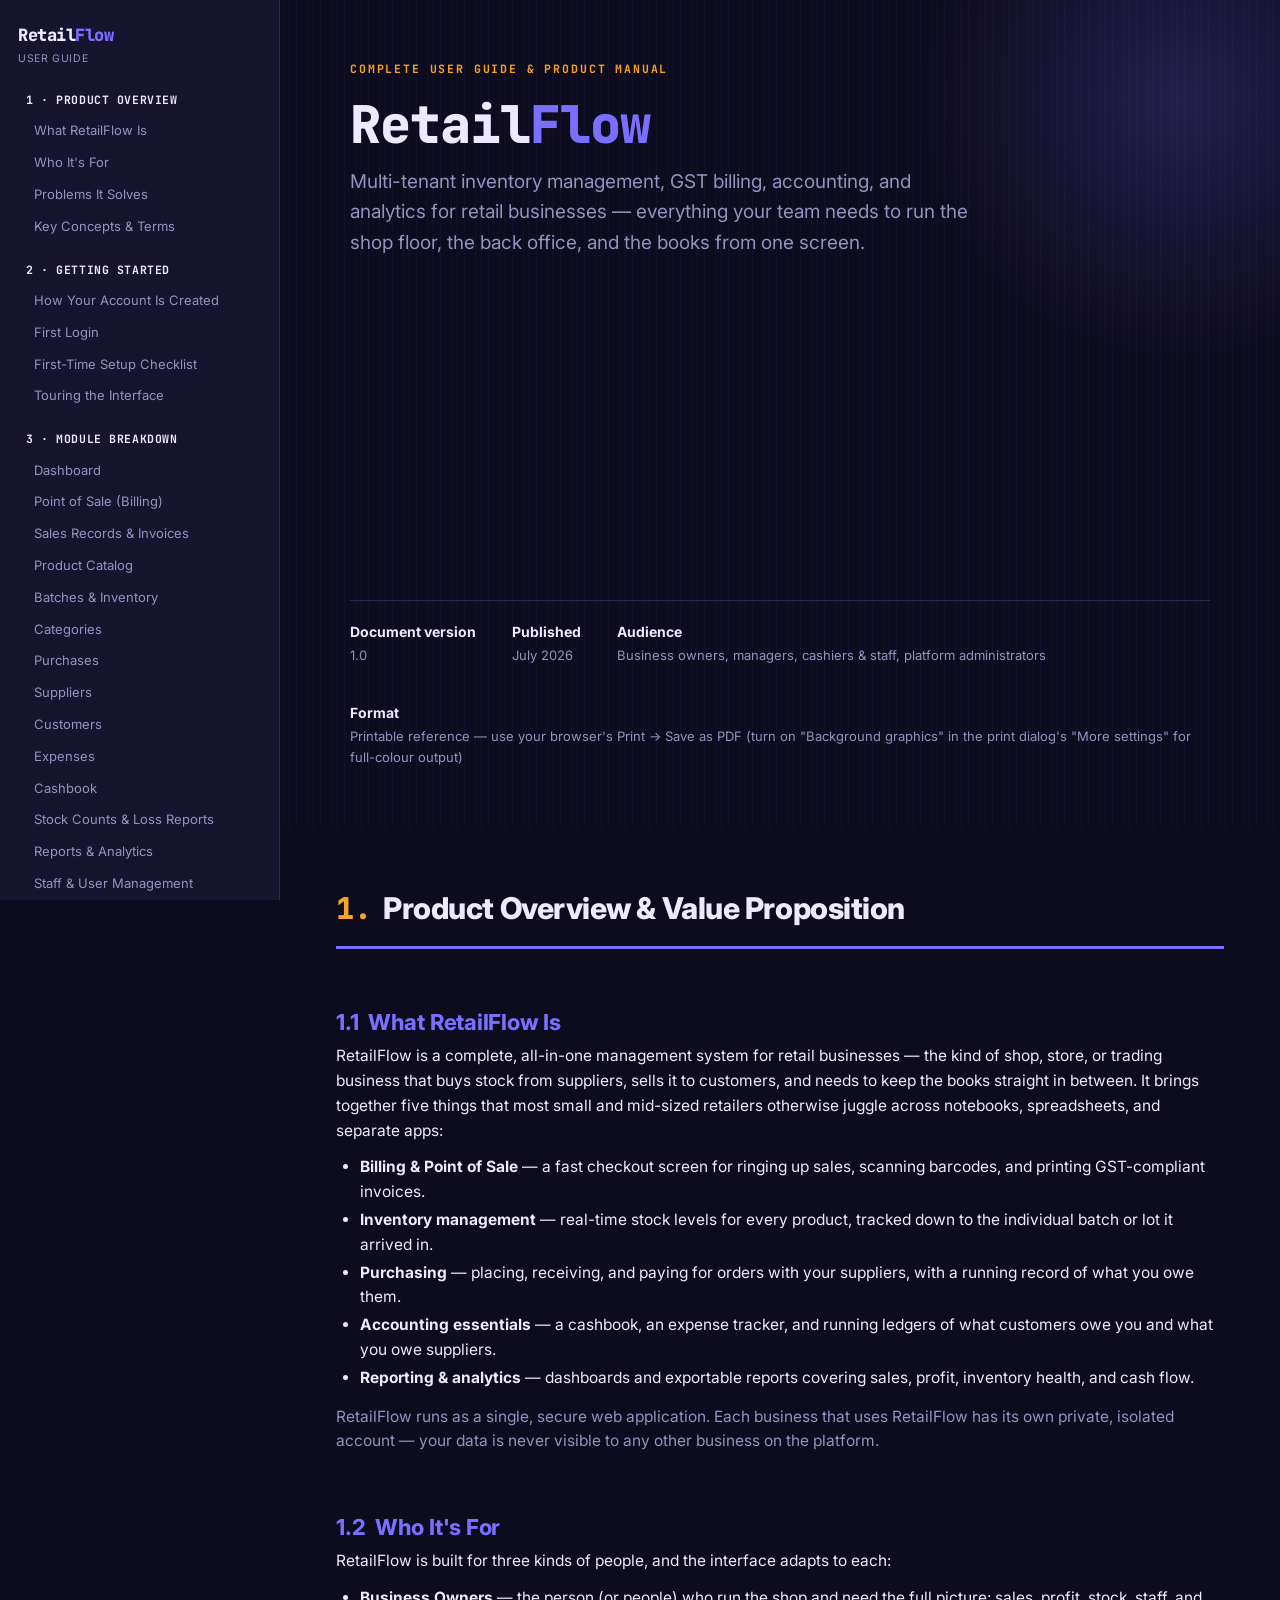
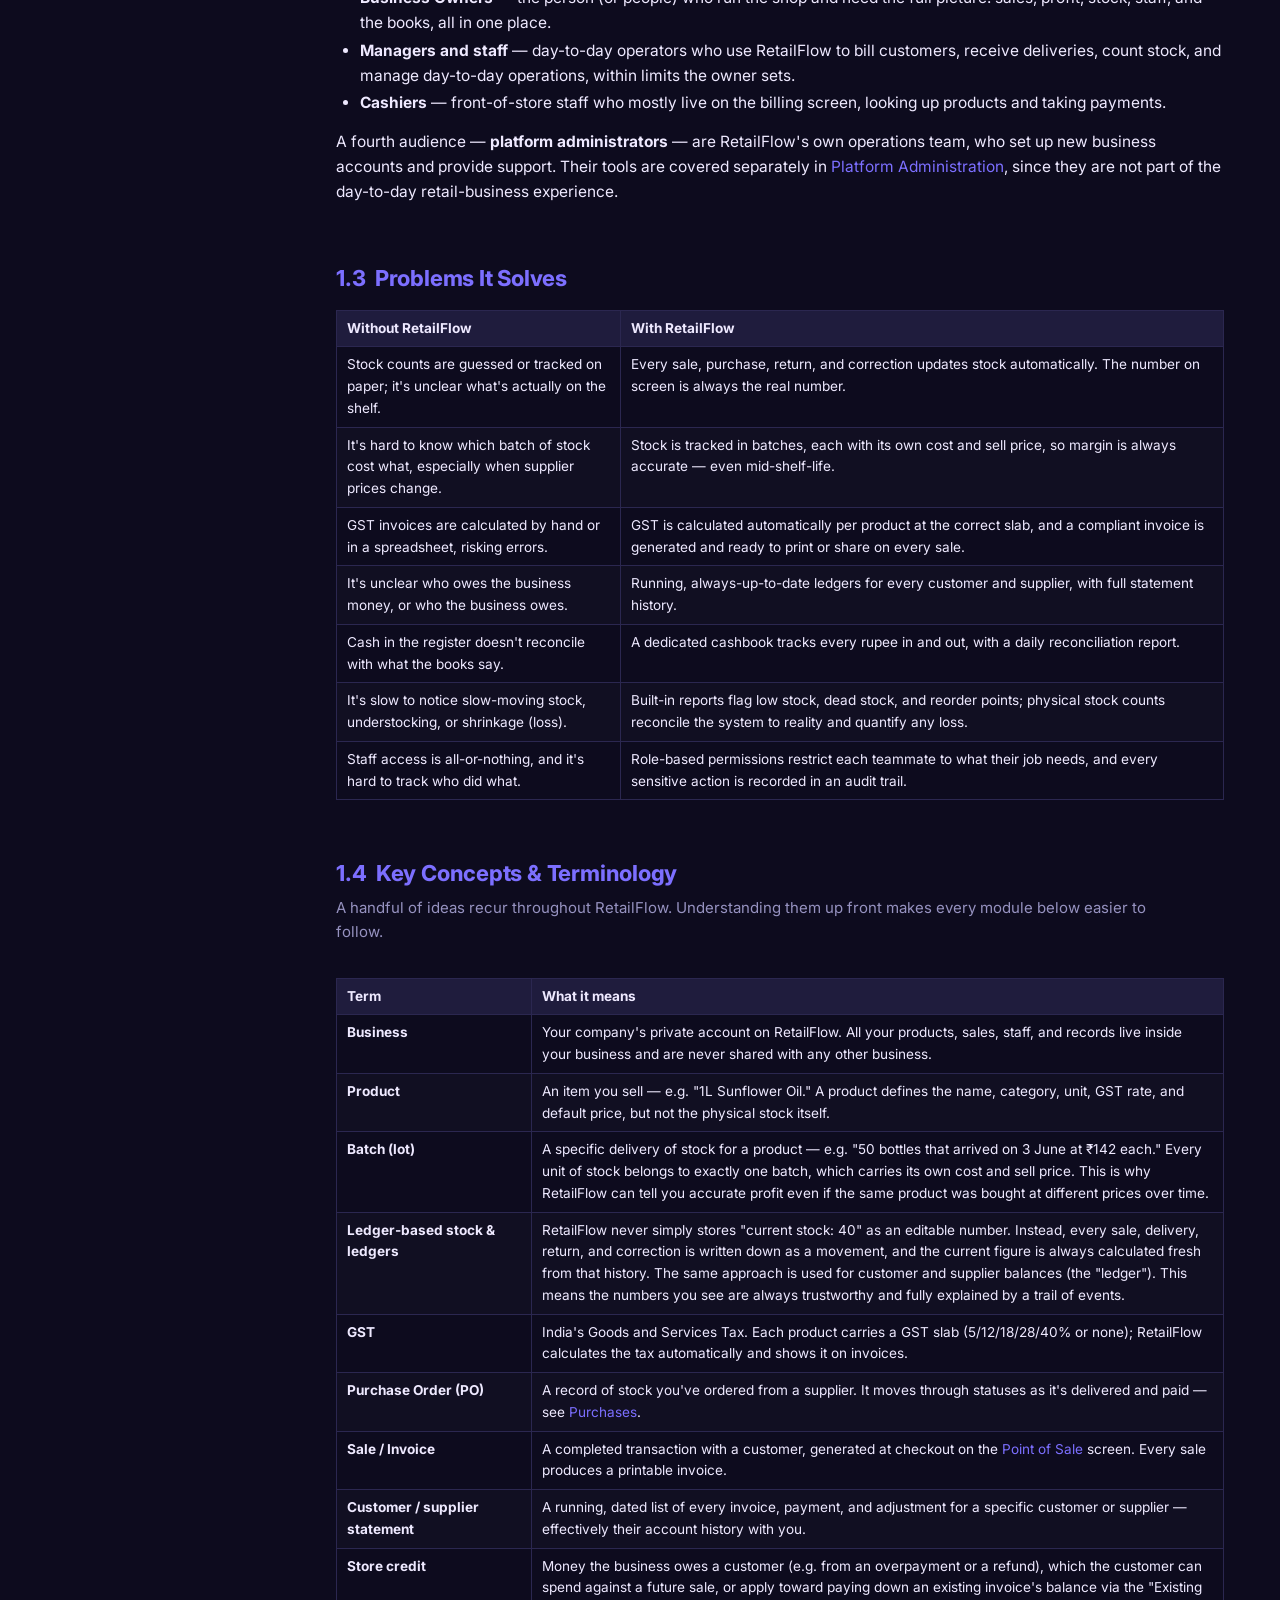
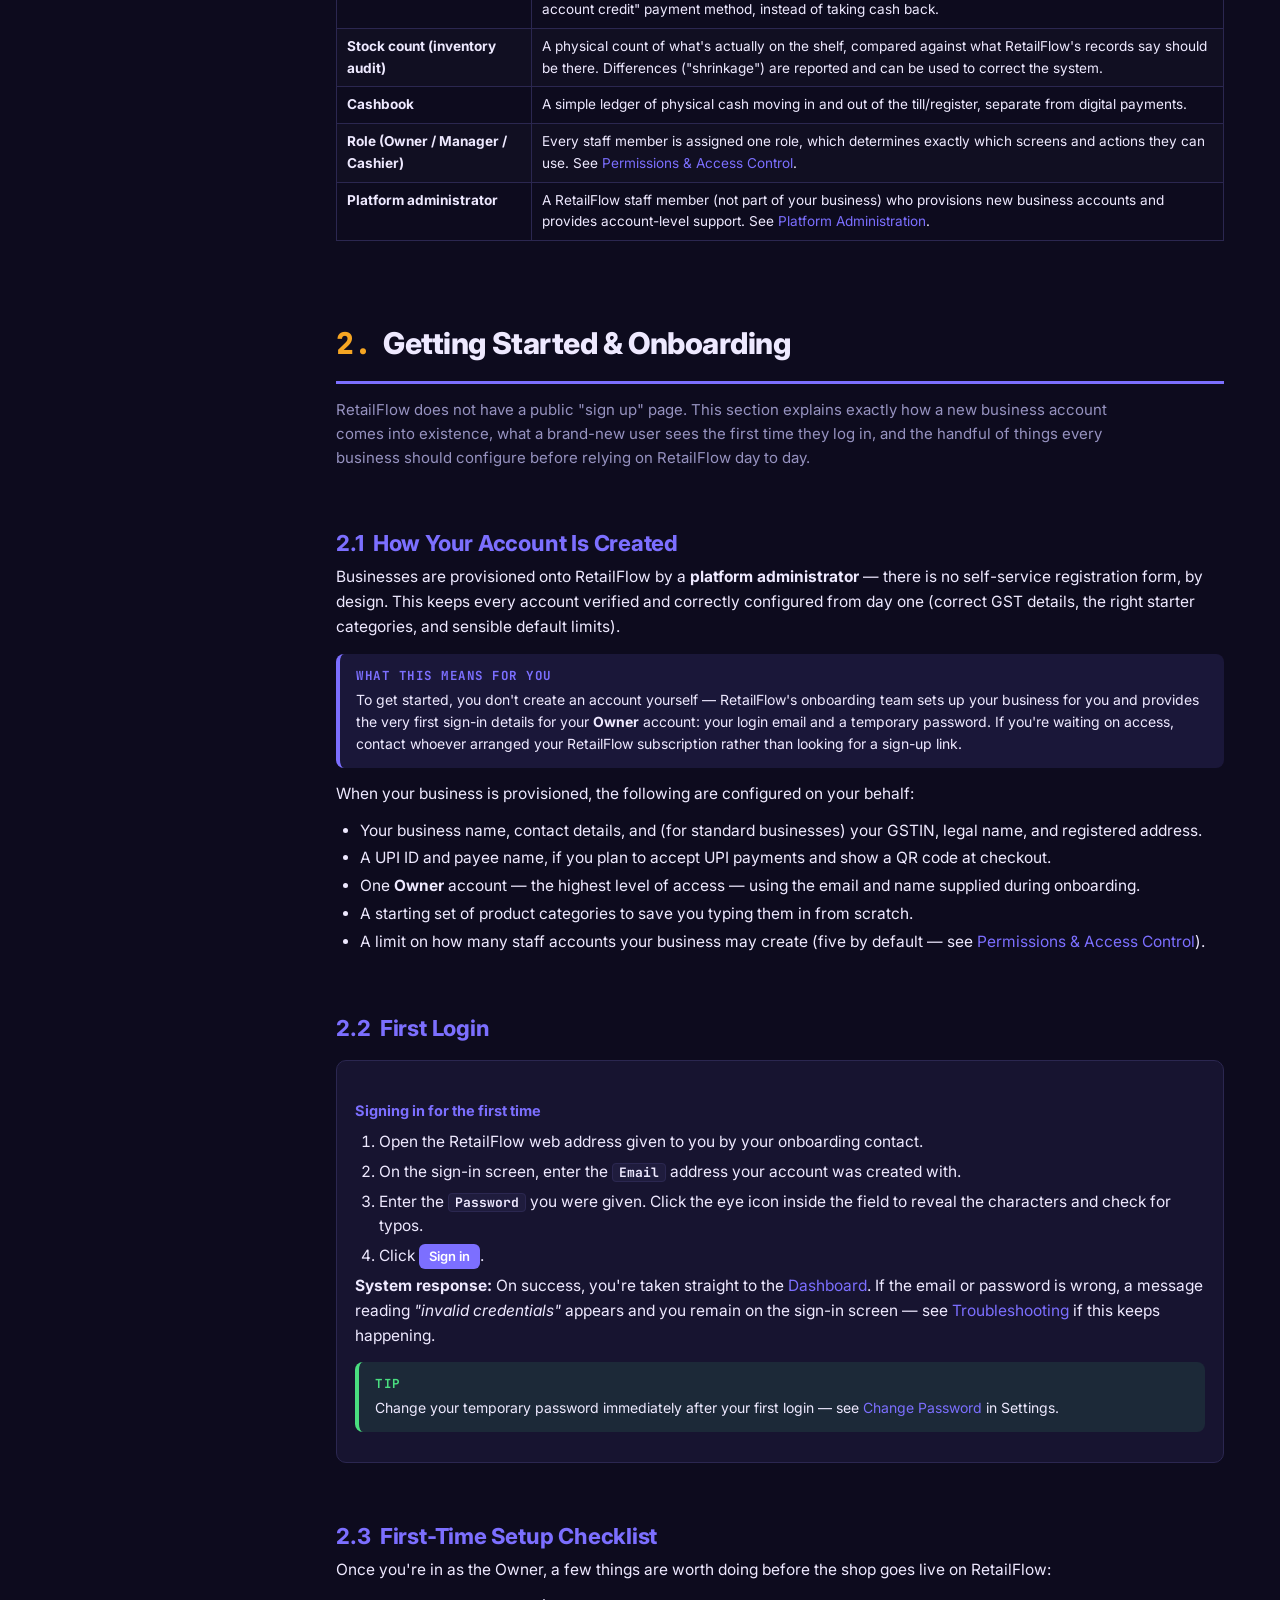
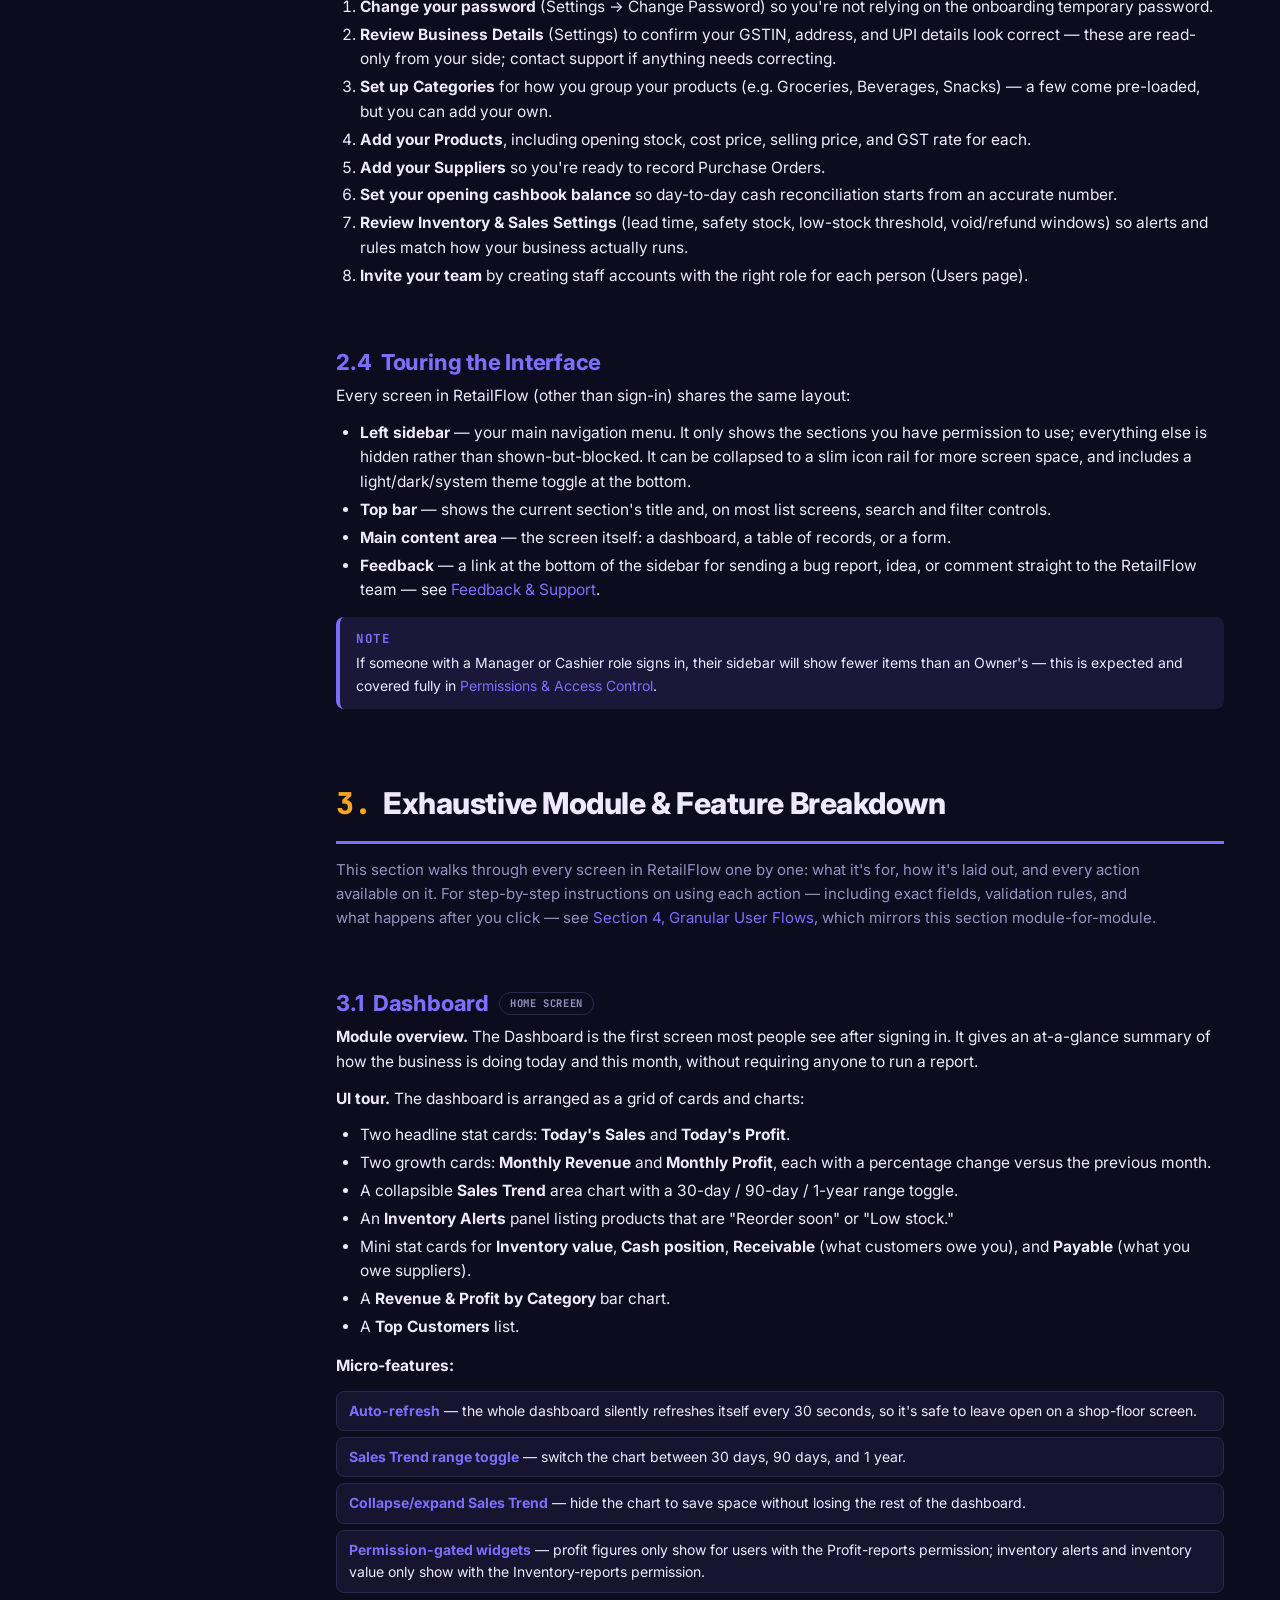
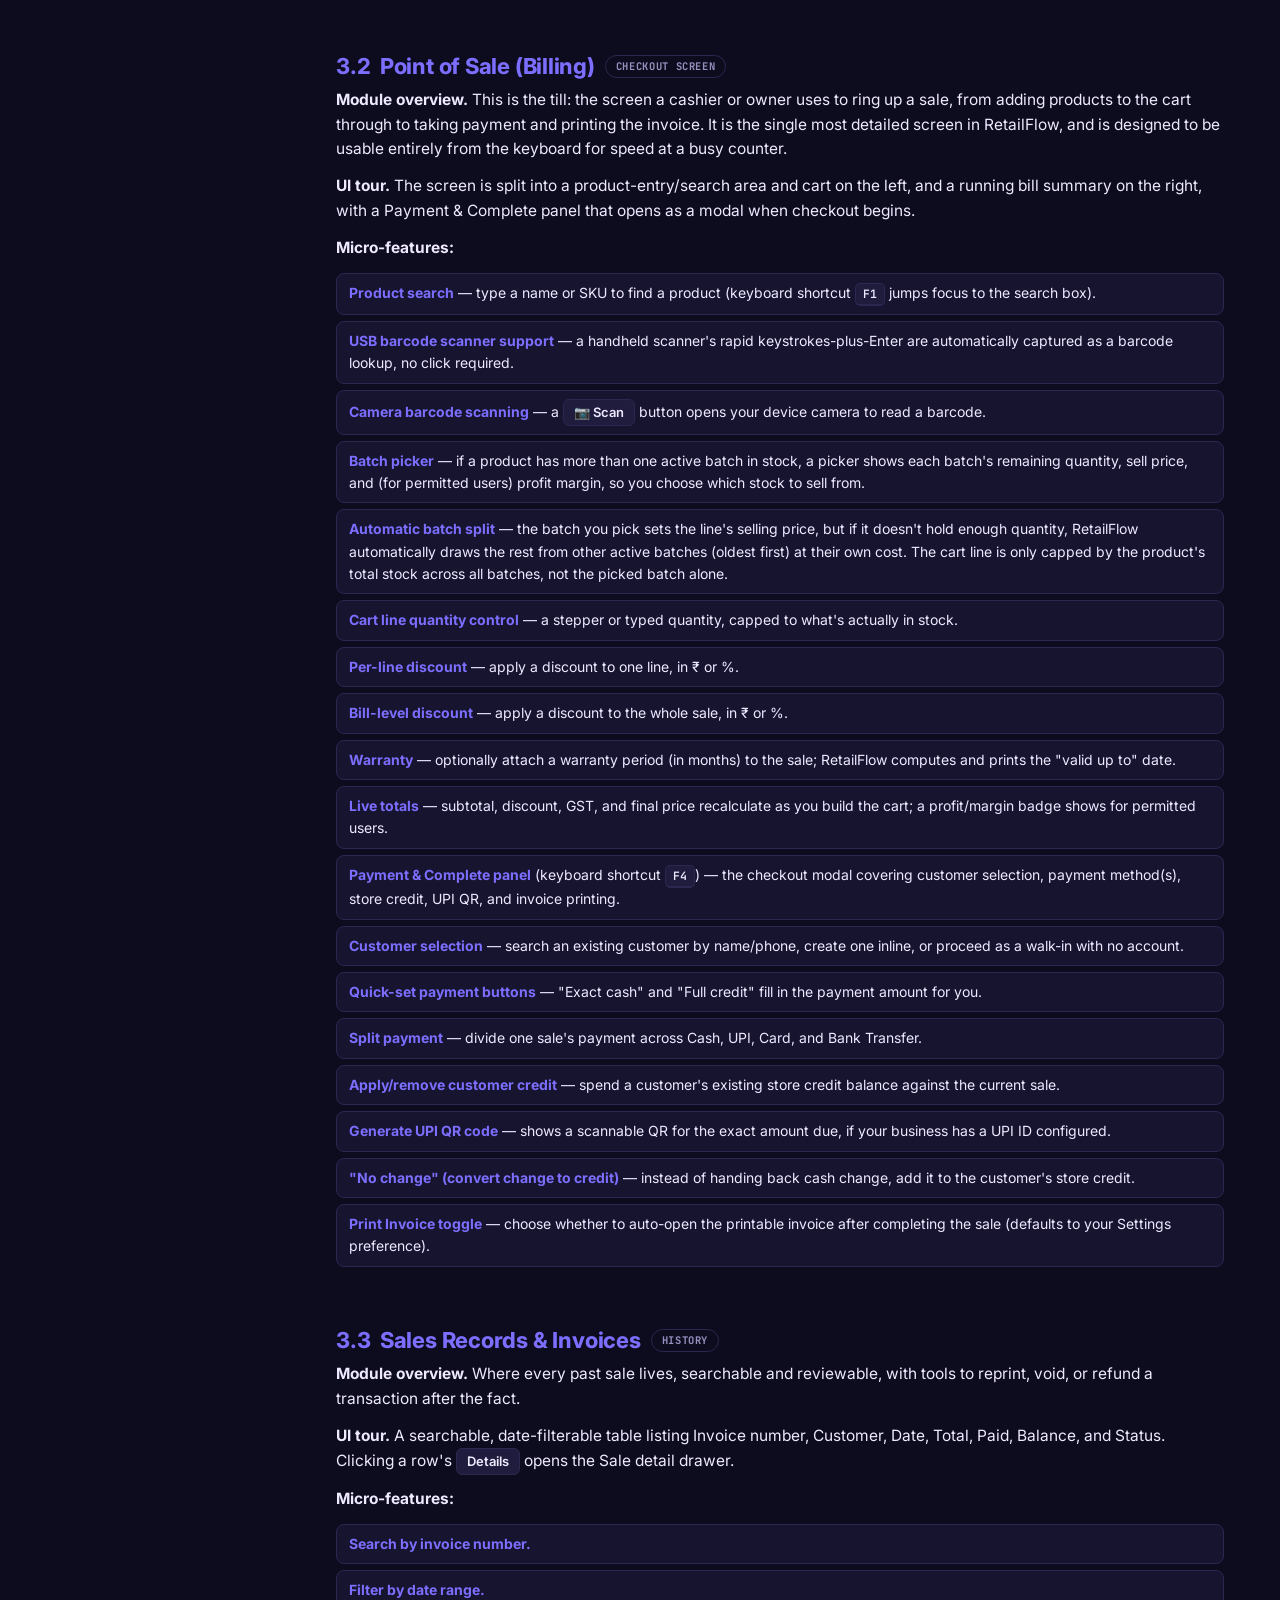
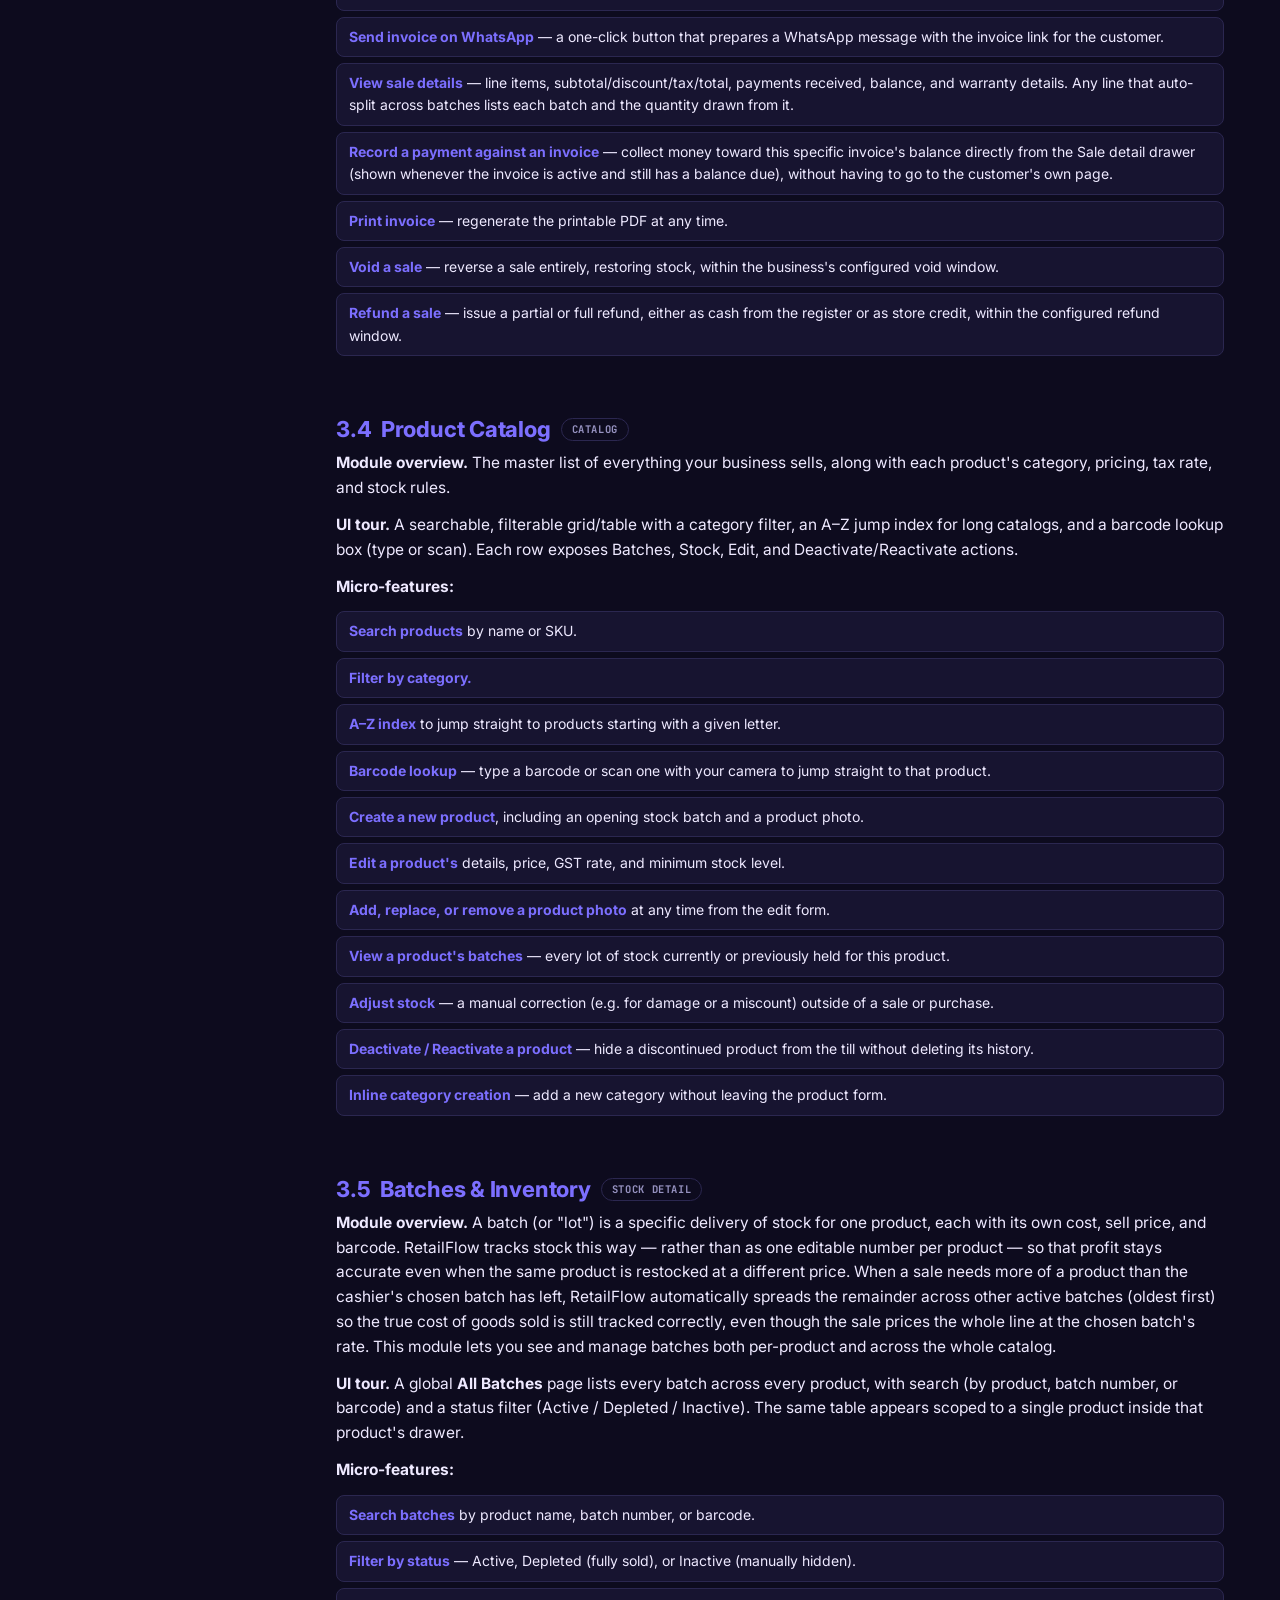
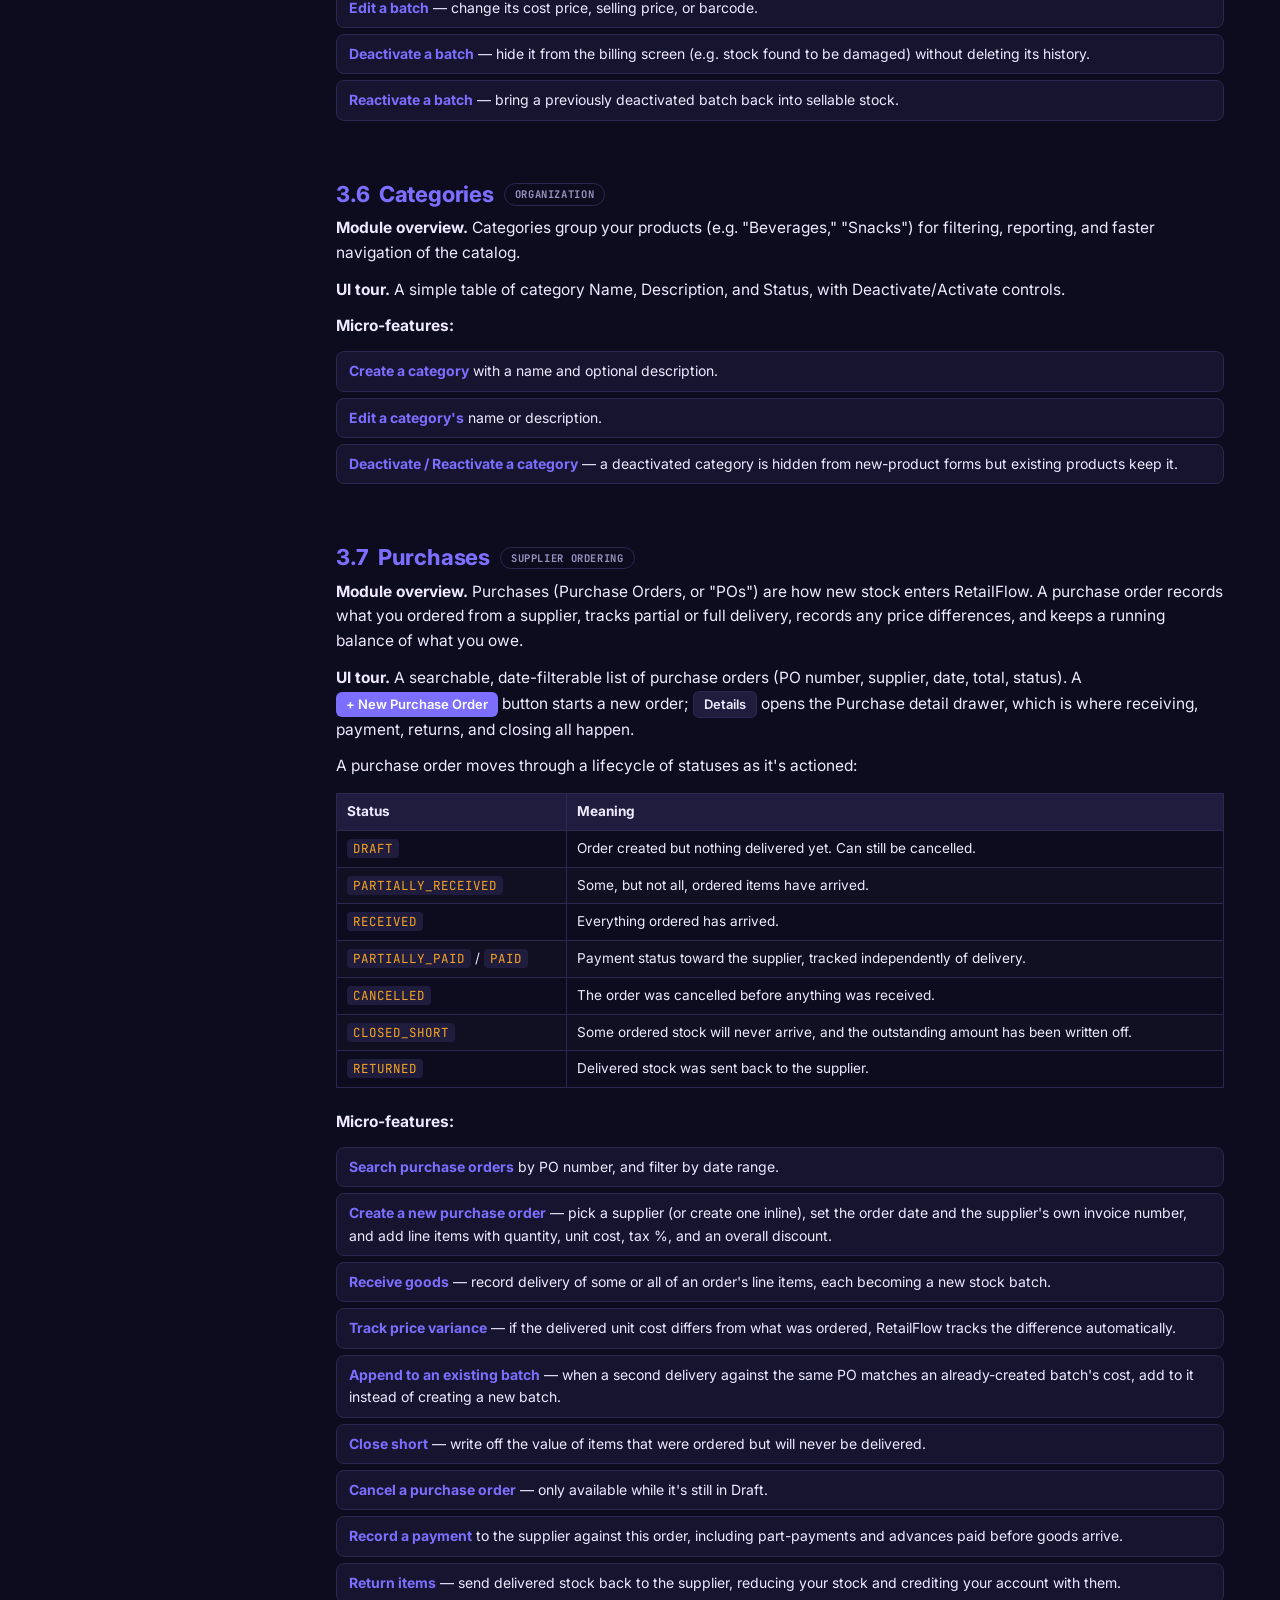
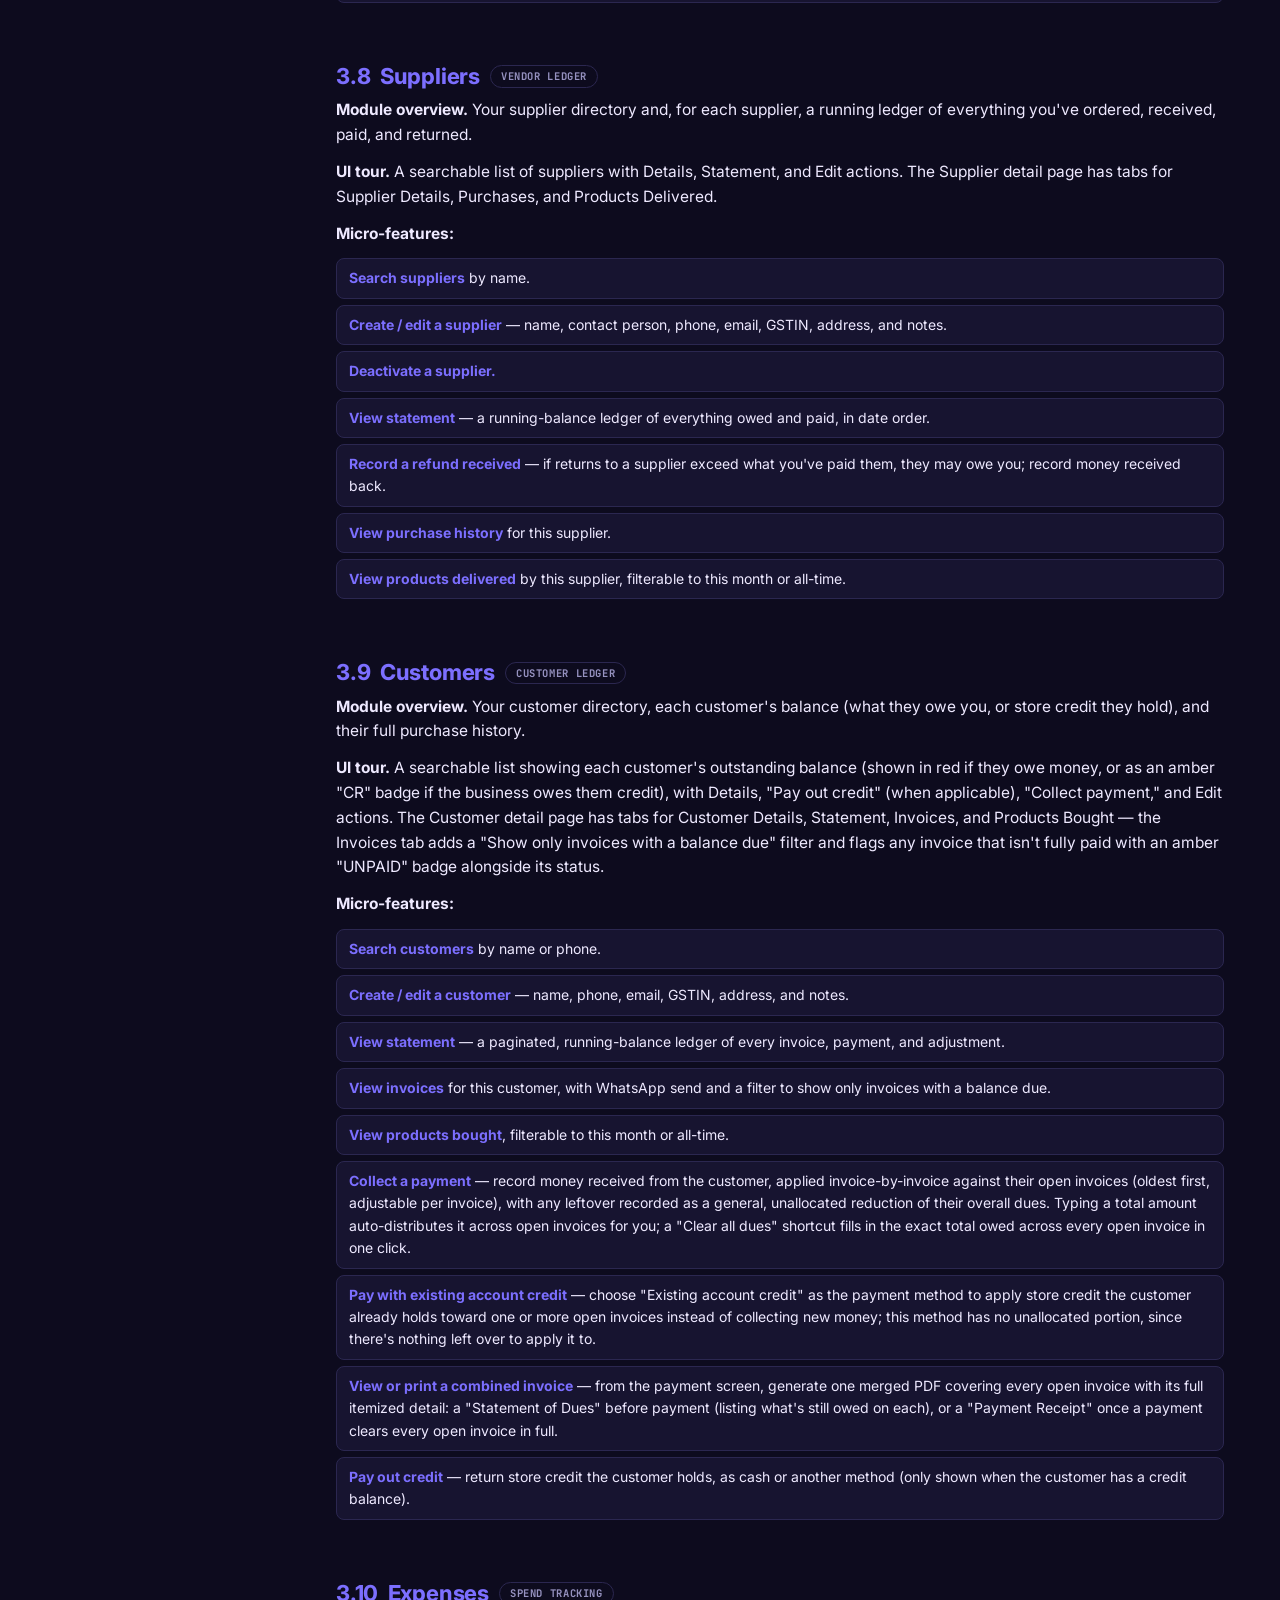
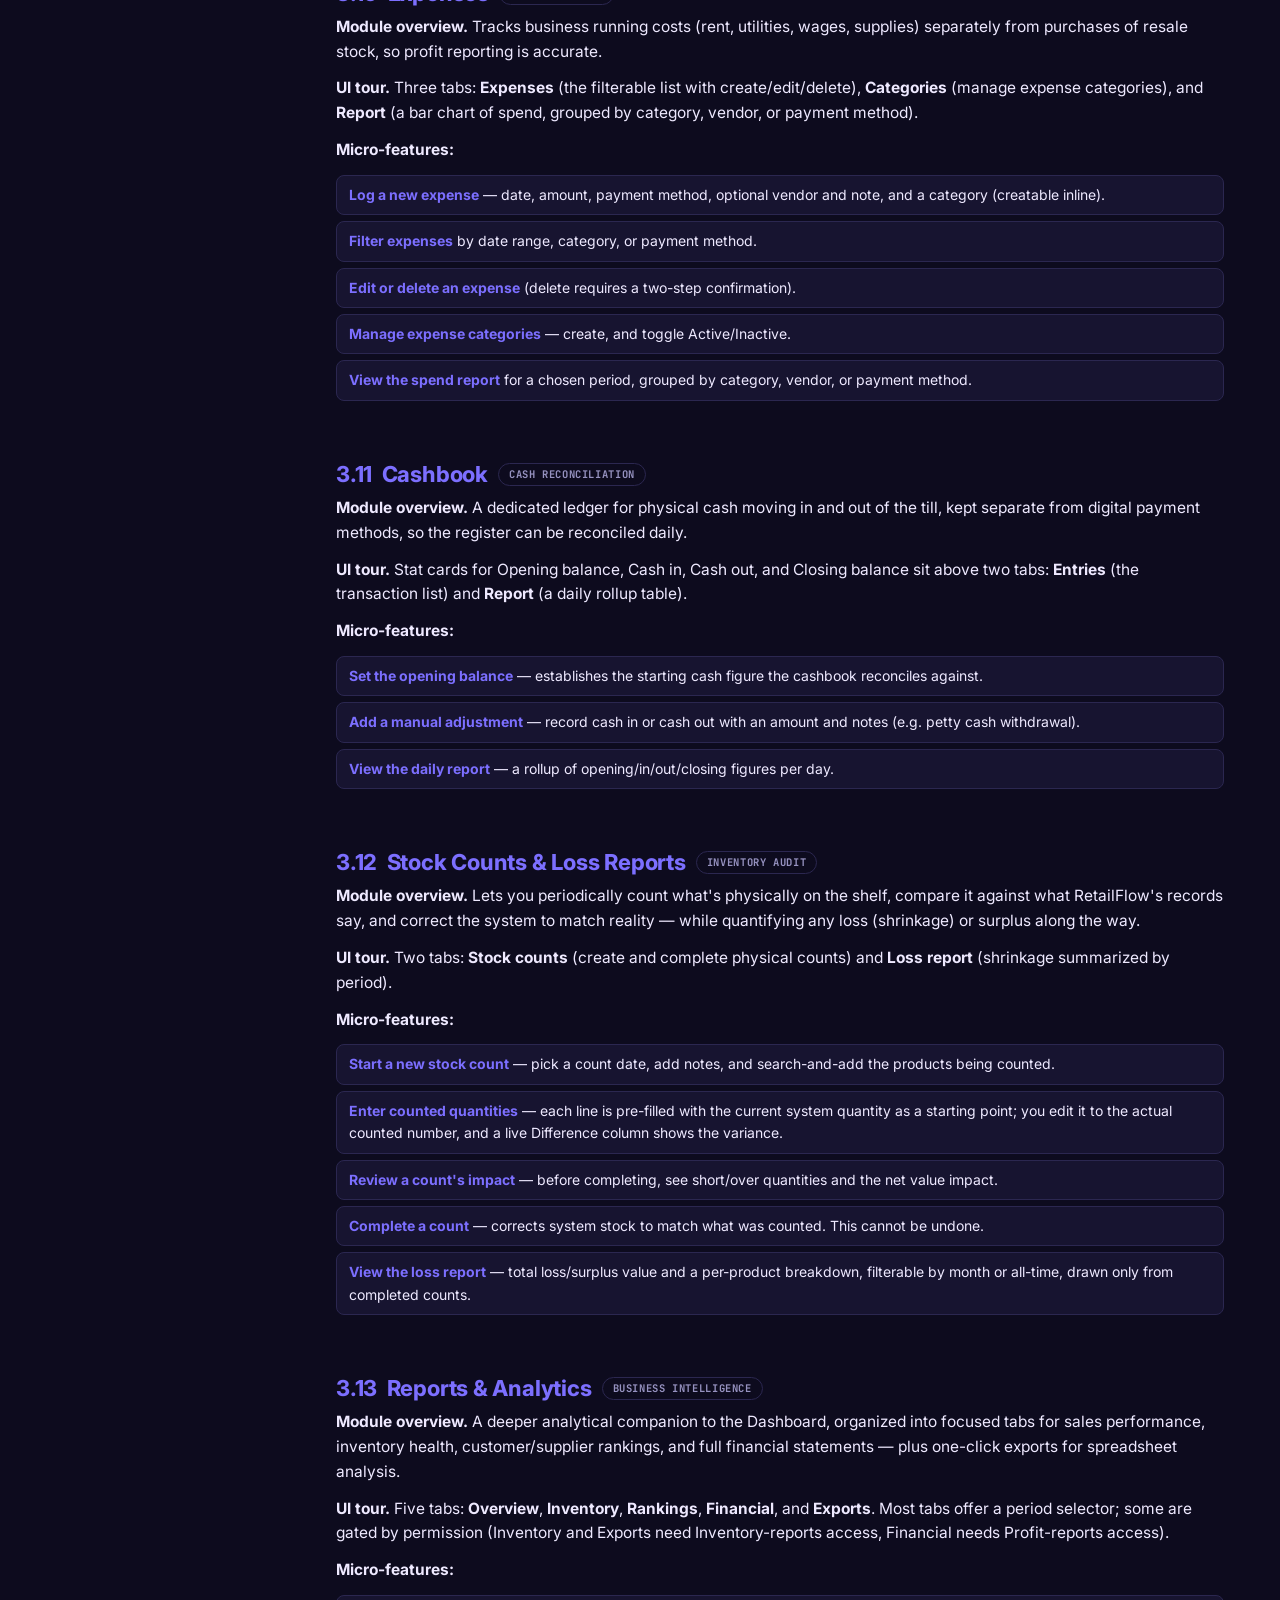
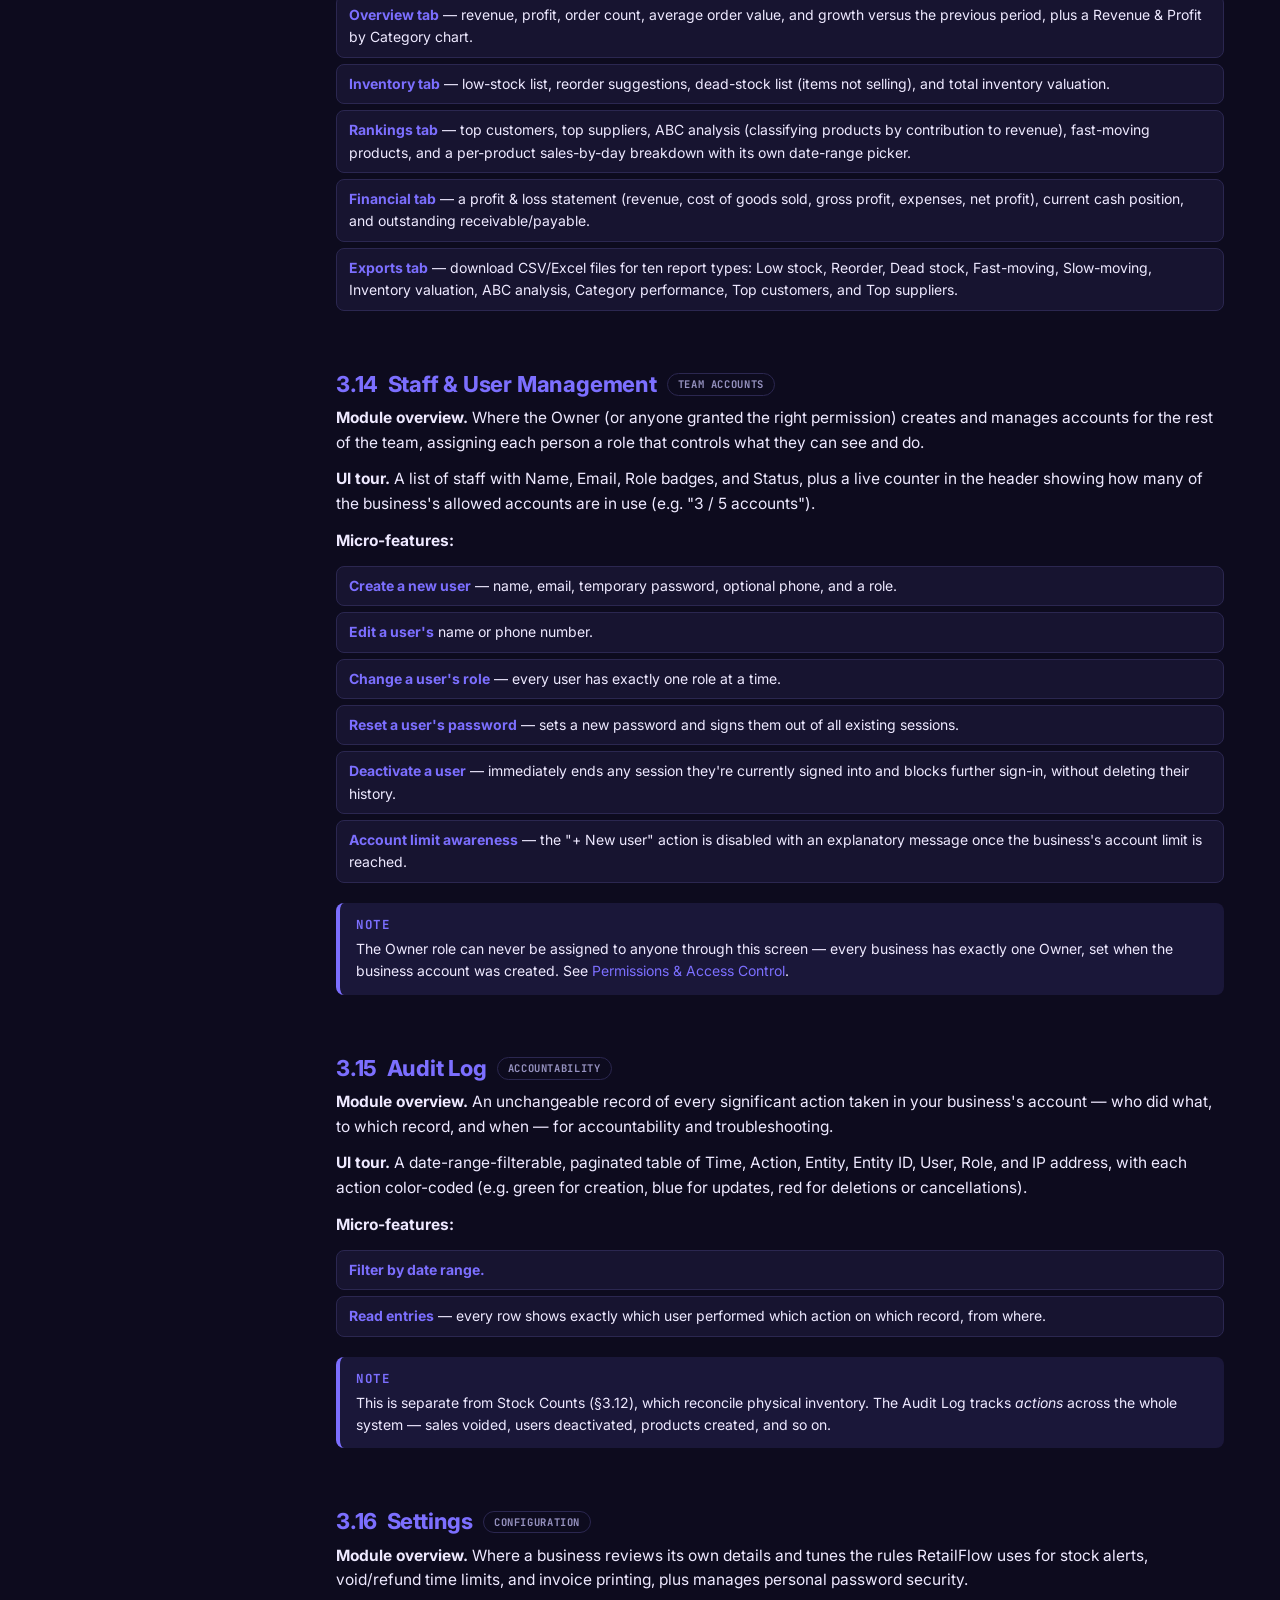
<file: RetailFlow-User-Manual.html>
<!DOCTYPE html>
<html lang="en">
<head>
<meta charset="UTF-8">
<title>RetailFlow — Complete User Guide &amp; Product Manual</title>
<meta name="viewport" content="width=device-width, initial-scale=1.0">
<meta name="description" content="The complete RetailFlow user guide — every module, every flow, every permission, explained.">
<link rel="preconnect" href="https://fonts.googleapis.com">
<link rel="preconnect" href="https://fonts.gstatic.com" crossorigin>
<link href="https://fonts.googleapis.com/css2?family=JetBrains+Mono:wght@400;700;800&family=Inter:ital,wght@0,400;0,500;0,600;0,700;1,400&display=swap" rel="stylesheet">
<style>
  :root{
    --ground:#0D0B1E;
    --surface:#171430;
    --surface-2:#1F1C3D;
    --border:#2B2750;
    --text:#EEE9FF;
    --muted:#9692C0;
    --faint:#6f6a9c;
    --dim:#4D4880;
    --ghost:#3A3660;
    --brand:#7C6FFF;
    --brand-dim:rgba(124,111,255,0.12);
    --accent:#F5A523;
    --accent-dim:rgba(245,165,35,0.10);
    --green:#4ADE80;
    --green-dim:rgba(74,222,128,0.10);
    --red:#F87171;
    --red-dim:rgba(248,113,113,0.10);
    --mono:'JetBrains Mono', ui-monospace, Menlo, Consolas, monospace;
    --body:'Inter', system-ui, -apple-system, "Segoe UI", sans-serif;
    --r:10px;
    --sidebar-w:280px;
  }

  *{box-sizing:border-box;}
  html{scroll-behavior:smooth;}
  body{
    margin:0; background:var(--ground); color:var(--text);
    font-family:var(--body);
    line-height:1.6; font-size:15.5px;
    -webkit-font-smoothing:antialiased;
  }
  a{color:var(--brand); text-decoration:none;}
  a:hover{text-decoration:underline;}

  /* ---------- Layout shell ---------- */
  .shell{display:flex; max-width:1400px; margin:0 auto;}
  .sidebar{
    width:var(--sidebar-w); flex:none; position:sticky; top:0; height:100vh; overflow-y:auto;
    background:var(--surface); border-right:1px solid var(--border); padding:22px 18px 60px;
  }

  /* ---------- Mobile top bar / off-canvas nav ---------- */
  .mobile-topbar{display:none;}
  .nav-backdrop{display:none;}
  .menu-toggle{
    appearance:none; border:1px solid var(--border); background:var(--surface-2); color:var(--text);
    width:38px; height:38px; border-radius:8px; font-size:18px; line-height:1; flex:none; cursor:pointer;
  }
  .brandmark{display:flex; flex-direction:column; align-items:flex-start; gap:1px; margin-bottom:18px;}
  .brand-logo{
    font-family:var(--mono); font-weight:800; font-size:17px; letter-spacing:-0.5px; color:var(--text);
  }
  .brand-logo b{color:var(--brand); font-weight:800;}
  .brand-logo:hover{text-decoration:none; opacity:.85;}
  .brand-sub{font-size:10.5px; color:var(--muted); letter-spacing:.06em; text-transform:uppercase; margin-top:1px;}
  .sidebar nav a{
    display:block; font-size:13px; color:var(--muted); padding:5px 8px; border-radius:6px; margin:1px 0;
  }
  .sidebar nav a.lvl1{font-weight:700; color:var(--text); margin-top:14px; font-size:11.5px; text-transform:uppercase; letter-spacing:.05em; font-family:var(--mono);}
  .sidebar nav a.lvl2{padding-left:16px;}
  .sidebar nav a.lvl3{padding-left:28px; font-size:12.2px; color:var(--faint);}
  .sidebar nav a:hover{background:var(--brand-dim); color:var(--brand); text-decoration:none;}
  .sidebar .back-link{
    display:flex; align-items:center; gap:6px; margin-top:22px; padding:9px 12px;
    font-size:12.5px; font-weight:600; color:var(--muted);
    background:var(--ground); border:1px solid var(--border); border-radius:7px;
  }
  .sidebar .back-link:hover{color:var(--brand); border-color:var(--brand); text-decoration:none;}

  main{flex:1; min-width:0; padding:0 0 80px;}
  .page-pad{padding:0 56px;}

  /* ---------- Cover ---------- */
  .cover{
    min-height:92vh; display:flex; flex-direction:column; justify-content:center;
    padding:60px 70px; background:var(--ground);
    color:var(--text); position:relative; overflow:hidden;
  }
  .cover::before{
    content:""; position:absolute; inset:0; pointer-events:none;
    background-image:
      repeating-linear-gradient(90deg,
        transparent 0px, transparent 3px,
        rgba(124,111,255,0.05) 3px, rgba(124,111,255,0.05) 4px,
        transparent 4px, transparent 8px,
        rgba(124,111,255,0.035) 8px, rgba(124,111,255,0.035) 10px,
        transparent 10px, transparent 16px,
        rgba(124,111,255,0.05) 16px, rgba(124,111,255,0.05) 17px,
        transparent 17px, transparent 24px
      );
  }
  .cover::after{
    content:""; position:absolute; right:-160px; top:-160px; width:520px; height:520px; border-radius:50%;
    background:radial-gradient(ellipse at center, rgba(124,111,255,0.20) 0%, transparent 70%);
  }
  .cover .eyebrow{
    font-family:var(--mono); text-transform:uppercase; letter-spacing:.16em; font-size:11.5px;
    color:var(--accent); font-weight:700; margin-bottom:20px; position:relative;
  }
  .cover h1{
    font-family:var(--mono); font-size:52px; margin:0 0 14px; line-height:1.05; font-weight:800;
    letter-spacing:-0.02em; position:relative;
  }
  .cover h1 .kw{color:var(--brand);}
  .cover .tagline{font-size:19px; max-width:640px; color:var(--muted); margin-bottom:34px; position:relative;}
  .cover .meta-row{
    display:flex; gap:36px; flex-wrap:wrap; font-size:13px; color:var(--muted);
    border-top:1px solid var(--border); padding-top:20px; margin-top:auto; position:relative;
  }
  .cover .meta-row div b{display:block; font-size:14px; margin-bottom:2px; color:var(--text);}

  /* ---------- Typography ---------- */
  h1.section-title{
    font-size:30px; font-weight:800; color:var(--text); margin:0 0 6px; padding-top:56px; letter-spacing:-0.015em;
    border-bottom:3px solid var(--brand); padding-bottom:14px; display:flex; align-items:baseline; gap:12px;
  }
  h1.section-title .num{font-family:var(--mono); color:var(--accent); font-variant-numeric:tabular-nums;}
  .section-intro{color:var(--muted); font-size:15px; max-width:820px; margin:14px 0 34px;}
  h2.mod-title{
    font-size:22px; font-weight:750; color:var(--brand); margin:46px 0 4px; padding-top:10px;
    display:flex; align-items:center; gap:10px; letter-spacing:-0.01em;
  }
  h2.mod-title .tag{
    font-family:var(--mono); font-size:10.5px; text-transform:uppercase; letter-spacing:.06em; font-weight:700;
    color:var(--muted); background:var(--ground); border:1px solid var(--border); border-radius:20px; padding:2px 10px;
  }
  h3.sub-title{font-size:16.5px; font-weight:700; color:var(--text); margin:26px 0 8px; padding-bottom:6px; border-bottom:1px solid var(--border);}
  h4.flow-title{font-size:14.5px; font-weight:700; color:var(--brand); margin:22px 0 6px;}
  p{margin:0 0 12px;}
  ul,ol{margin:6px 0 14px; padding-left:24px;}
  li{margin:3px 0;}
  .lede{color:var(--muted);}

  /* ---------- UI element styling ---------- */
  kbd, .ui-key{
    display:inline-block; font-family:var(--mono); font-size:11.5px;
    background:var(--surface-2); border:1px solid var(--border); border-bottom-width:2px; border-radius:5px;
    padding:1px 7px; color:var(--text); font-weight:600;
  }
  .btn{
    display:inline-block; font-weight:600; font-size:13px; background:var(--brand); color:#fff !important;
    padding:2px 10px; border-radius:6px; text-decoration:none !important; white-space:nowrap;
  }
  .btn.secondary{background:var(--surface-2); color:var(--text) !important; border:1px solid var(--border);}
  .btn.danger{background:var(--red); color:#2a0a0a !important;}
  .field-label{
    font-weight:700; color:var(--text); background:var(--surface-2); border:1px solid var(--border); border-radius:4px;
    padding:0 6px; font-size:13px; font-family:var(--mono);
  }

  /* ---------- Callouts ---------- */
  .callout{border-left:4px solid; border-radius:8px; padding:12px 16px; margin:14px 0; font-size:14px; background:var(--surface);}
  .callout .callout-title{font-weight:700; display:block; margin-bottom:3px; font-size:12.5px; text-transform:uppercase; letter-spacing:.04em; font-family:var(--mono);}
  .callout.note{background:var(--brand-dim); border-color:var(--brand);}
  .callout.note .callout-title{color:var(--brand);}
  .callout.tip{background:var(--green-dim); border-color:var(--green);}
  .callout.tip .callout-title{color:var(--green);}
  .callout.warn{background:var(--accent-dim); border-color:var(--accent);}
  .callout.warn .callout-title{color:var(--accent);}
  .callout.danger{background:var(--red-dim); border-color:var(--red); color:var(--text);}
  .callout.danger .callout-title{color:var(--red);}

  /* ---------- Tables ---------- */
  .table-scroll{overflow-x:auto; margin:14px 0 22px; -webkit-overflow-scrolling:touch;}
  .table-scroll table{margin:0;}
  table{width:100%; border-collapse:collapse; margin:14px 0 22px; font-size:13.6px;}
  caption{text-align:left; font-size:12px; color:var(--faint); margin-bottom:6px;}
  th,td{border:1px solid var(--border); padding:7px 10px; text-align:left; vertical-align:top;}
  th{background:var(--surface-2); font-weight:700; color:var(--text);}
  tr:nth-child(even) td{background:rgba(255,255,255,0.015);}
  td code, p code{background:var(--surface-2); padding:1px 6px; border-radius:4px; font-size:12.5px; font-family:var(--mono); color:var(--accent);}

  /* ---------- Micro-feature / flow cards ---------- */
  .feature-list{list-style:none; margin:10px 0 20px; padding:0;}
  .feature-list li{
    padding:8px 12px; margin:6px 0; background:var(--surface); border:1px solid var(--border); border-radius:8px;
    font-size:14px;
  }
  .feature-list li b{color:var(--brand);}
  .flow{border:1px solid var(--border); border-radius:10px; padding:16px 18px; margin:14px 0 26px; background:var(--surface);}
  .flow ol{margin:8px 0 4px;}
  .flow ol li{margin:5px 0;}
  .flow-meta{display:flex; gap:8px; flex-wrap:wrap; margin:8px 0 4px;}
  .badge{font-family:var(--mono); font-size:10.8px; font-weight:700; text-transform:uppercase; letter-spacing:.03em; padding:2px 9px; border-radius:20px;}
  .badge.perm{background:var(--accent-dim); color:var(--accent); border:1px solid var(--accent);}
  .badge.owner{background:var(--accent-dim); color:var(--accent); border:1px solid var(--accent);}
  .badge.manager{background:var(--brand-dim); color:var(--brand); border:1px solid var(--brand);}
  .badge.cashier{background:var(--green-dim); color:var(--green); border:1px solid var(--green);}

  .toc-grid{display:grid; grid-template-columns:1fr 1fr; gap:4px 40px; margin:20px 0;}
  .toc-grid a{font-size:14.5px; padding:6px 0; border-bottom:1px dashed var(--border); display:flex; justify-content:space-between;}
  .toc-grid a .n{color:var(--faint); font-size:12px;}

  .quote-bar{border-left:3px solid var(--brand); padding-left:14px; color:var(--muted); font-style:italic; margin:14px 0;}

  footer.doc-footer{padding:40px 56px; color:var(--faint); font-size:12px; border-top:1px solid var(--border); margin-top:60px;}

  .pill-row{display:flex; gap:8px; flex-wrap:wrap; margin:10px 0 18px;}
  .pill{background:var(--surface); border:1px solid var(--border); border-radius:20px; padding:4px 12px; font-size:12.5px; color:var(--muted);}

  /* ---------- Print ---------- */
  @media print{
    :root{
      --ground:#ffffff; --surface:#ffffff; --surface-2:#f2f2f5; --border:#ccc;
      --text:#111; --muted:#333; --faint:#555;
      --brand:#5b4fd6; --brand-dim:#ece9fb;
      --accent:#946015; --accent-dim:#f5ecd9;
      --green:#1f7a44; --green-dim:#e6f5ec;
      --red:#a33; --red-dim:#fbe9e9;
    }
    * { -webkit-print-color-adjust:exact; print-color-adjust:exact; color-adjust:exact; }
    .sidebar, .mobile-topbar, .nav-backdrop{display:none;}
    .shell{display:block; max-width:none;}
    .table-scroll{overflow-x:visible;}
    main{padding:0;}
    .page-pad{padding:0 8mm;}
    body{font-size:10.6pt; background:#fff;}
    .cover{min-height:100vh; page-break-after:always; padding:22mm 18mm;}
    h1.section-title{page-break-before:always; padding-top:0;}
    h1.section-title:first-of-type{page-break-before:auto;}
    h2.mod-title{page-break-before:auto; break-inside:avoid;}
    h3.sub-title, h4.flow-title{break-after:avoid;}
    .flow, .feature-list li, table, .callout{break-inside:avoid;}
    a{color:var(--brand); text-decoration:none;}
    a[href^="#"]::after{content:""; }
    .no-print{display:none !important;}
    @page{ margin:16mm 14mm; }
    @page{ @bottom-center{ content: "RetailFlow User Guide  •  Page " counter(page); font-size:9pt; color:#777; } }
  }

  @media (max-width:900px){
    .mobile-topbar{
      display:flex; align-items:center; gap:12px; position:sticky; top:0; z-index:60;
      background:rgba(13,11,30,0.9); backdrop-filter:blur(14px); border-bottom:1px solid var(--border); padding:10px 16px;
    }
    .shell{position:relative;}
    .sidebar{
      position:fixed; top:0; left:0; height:100dvh; z-index:80; box-sizing:border-box;
      width:min(84vw,320px); transform:translateX(-100%); transition:transform .25s ease;
      box-shadow:0 0 40px rgba(0,0,0,0);
    }
    body.nav-open .sidebar{transform:translateX(0); box-shadow:12px 0 32px rgba(0,0,0,.5);}
    body.nav-open .nav-backdrop{
      display:block; position:fixed; inset:0; background:rgba(5,4,14,.6); z-index:70;
    }
    body.nav-open{overflow:hidden;}
    .page-pad{padding:0 20px;}
    .cover{padding:40px 26px; min-height:auto;}
    .cover h1{font-size:34px;}
    .cover .tagline{font-size:16px;}
    .toc-grid{grid-template-columns:1fr;}
    h1.section-title{font-size:24px; padding-top:36px; flex-wrap:wrap;}
    h2.mod-title{font-size:19px; margin-top:34px;}
    table{font-size:12.5px;}
    th,td{padding:6px 8px;}
  }

  @media (max-width:480px){
    body{font-size:14.5px;}
    .page-pad{padding:0 14px;}
    .cover{padding:30px 18px;}
    .cover h1{font-size:27px;}
    .cover .tagline{font-size:14.5px;}
    .cover .meta-row{gap:18px 24px;}
    h1.section-title{font-size:20px;}
    h2.mod-title{font-size:17px;}
    .flow{padding:12px 14px;}
    footer.doc-footer{padding:30px 14px;}
  }

</style>
</head>
<body>
<div class="mobile-topbar no-print">
  <button class="menu-toggle" id="navToggle" aria-label="Toggle table of contents" aria-expanded="false" aria-controls="guideNav">☰</button>
  <div class="brandmark" style="margin-bottom:0">
    <a href="index.html" class="brand-logo">Retail<b>Flow</b></a>
    <div class="brand-sub">User Guide</div>
  </div>
</div>
<div class="nav-backdrop no-print" id="navBackdrop"></div>
<div class="shell">

  <aside class="sidebar no-print" id="guideNav">
    <div class="brandmark">
      <a href="index.html" class="brand-logo">Retail<b>Flow</b></a>
      <div class="brand-sub">User Guide</div>
    </div>
    <nav>
      <a class="lvl1" href="#sec-1">1 · Product Overview</a>
      <a class="lvl2" href="#sec-1-1">What RetailFlow Is</a>
      <a class="lvl2" href="#sec-1-2">Who It's For</a>
      <a class="lvl2" href="#sec-1-3">Problems It Solves</a>
      <a class="lvl2" href="#sec-1-4">Key Concepts &amp; Terms</a>

      <a class="lvl1" href="#sec-2">2 · Getting Started</a>
      <a class="lvl2" href="#sec-2-1">How Your Account Is Created</a>
      <a class="lvl2" href="#sec-2-2">First Login</a>
      <a class="lvl2" href="#sec-2-3">First-Time Setup Checklist</a>
      <a class="lvl2" href="#sec-2-4">Touring the Interface</a>

      <a class="lvl1" href="#sec-3">3 · Module Breakdown</a>
      <a class="lvl2" href="#mod-dashboard">Dashboard</a>
      <a class="lvl2" href="#mod-pos">Point of Sale (Billing)</a>
      <a class="lvl2" href="#mod-sales">Sales Records &amp; Invoices</a>
      <a class="lvl2" href="#mod-products">Product Catalog</a>
      <a class="lvl2" href="#mod-batches">Batches &amp; Inventory</a>
      <a class="lvl2" href="#mod-categories">Categories</a>
      <a class="lvl2" href="#mod-purchases">Purchases</a>
      <a class="lvl2" href="#mod-suppliers">Suppliers</a>
      <a class="lvl2" href="#mod-customers">Customers</a>
      <a class="lvl2" href="#mod-expenses">Expenses</a>
      <a class="lvl2" href="#mod-cashbook">Cashbook</a>
      <a class="lvl2" href="#mod-audits">Stock Counts &amp; Loss Reports</a>
      <a class="lvl2" href="#mod-reports">Reports &amp; Analytics</a>
      <a class="lvl2" href="#mod-users">Staff &amp; User Management</a>
      <a class="lvl2" href="#mod-auditlog">Audit Log</a>
      <a class="lvl2" href="#mod-settings">Settings</a>
      <a class="lvl2" href="#mod-feedback">Feedback &amp; Support</a>
      <a class="lvl2" href="#mod-platform">Platform Administration</a>

      <a class="lvl1" href="#sec-4">4 · Granular User Flows</a>
      <a class="lvl2" href="#flow-dashboard">Dashboard flows</a>
      <a class="lvl2" href="#flow-pos">POS flows</a>
      <a class="lvl2" href="#flow-sales">Sales record flows</a>
      <a class="lvl2" href="#flow-products">Product flows</a>
      <a class="lvl2" href="#flow-batches">Batch flows</a>
      <a class="lvl2" href="#flow-categories">Category flows</a>
      <a class="lvl2" href="#flow-purchases">Purchase flows</a>
      <a class="lvl2" href="#flow-suppliers">Supplier flows</a>
      <a class="lvl2" href="#flow-customers">Customer flows</a>
      <a class="lvl2" href="#flow-expenses">Expense &amp; Cashbook flows</a>
      <a class="lvl2" href="#flow-audits">Stock count flows</a>
      <a class="lvl2" href="#flow-reports">Report flows</a>
      <a class="lvl2" href="#flow-users">User management flows</a>
      <a class="lvl2" href="#flow-settings">Settings flows</a>
      <a class="lvl2" href="#flow-platform">Platform admin flows</a>

      <a class="lvl1" href="#sec-5">5 · Permissions &amp; Access</a>
      <a class="lvl2" href="#sec-5-1">The Three Roles</a>
      <a class="lvl2" href="#sec-5-2">Full Permission Matrix</a>
      <a class="lvl2" href="#sec-5-3">Special Rules</a>
      <a class="lvl2" href="#sec-5-4">Platform Admin Access Tiers</a>

      <a class="lvl1" href="#sec-6">6 · Troubleshooting</a>
      <a class="lvl2" href="#sec-6-1">Sign-in &amp; Access Issues</a>
      <a class="lvl2" href="#sec-6-2">Sales &amp; Billing Issues</a>
      <a class="lvl2" href="#sec-6-3">Product &amp; Inventory Issues</a>
      <a class="lvl2" href="#sec-6-4">Purchases &amp; Suppliers Issues</a>
      <a class="lvl2" href="#sec-6-5">Customer Payment Issues</a>
      <a class="lvl2" href="#sec-6-6">Staff &amp; Account Management Issues</a>
      <a class="lvl2" href="#sec-6-7">Feedback &amp; Miscellaneous</a>
    </nav>
    <a class="back-link no-print" href="index.html">← Back to RetailFlow.com</a>
  </aside>

  <main>

    <section class="cover">
      <div class="eyebrow">Complete User Guide &amp; Product Manual</div>
      <h1>Retail<span class="kw">Flow</span></h1>
      <div class="tagline">Multi-tenant inventory management, GST billing, accounting, and analytics for retail businesses — everything your team needs to run the shop floor, the back office, and the books from one screen.</div>
      <div class="meta-row">
        <div><b>Document version</b>1.0</div>
        <div><b>Published</b>July 2026</div>
        <div><b>Audience</b>Business owners, managers, cashiers &amp; staff, platform administrators</div>
        <div><b>Format</b>Printable reference — use your browser's Print → Save as PDF (turn on "Background graphics" in the print dialog's "More settings" for full-colour output)</div>
      </div>
    </section>

    <div class="page-pad">

    <h1 id="sec-1" class="section-title"><span class="num">1.</span> Product Overview &amp; Value Proposition</h1>

    <h2 id="sec-1-1" class="mod-title">1.1 &nbsp;What RetailFlow Is</h2>
    <p>RetailFlow is a complete, all-in-one management system for retail businesses — the kind of shop, store, or trading business that buys stock from suppliers, sells it to customers, and needs to keep the books straight in between. It brings together five things that most small and mid-sized retailers otherwise juggle across notebooks, spreadsheets, and separate apps:</p>
    <ul>
      <li><b>Billing &amp; Point of Sale</b> — a fast checkout screen for ringing up sales, scanning barcodes, and printing GST-compliant invoices.</li>
      <li><b>Inventory management</b> — real-time stock levels for every product, tracked down to the individual batch or lot it arrived in.</li>
      <li><b>Purchasing</b> — placing, receiving, and paying for orders with your suppliers, with a running record of what you owe them.</li>
      <li><b>Accounting essentials</b> — a cashbook, an expense tracker, and running ledgers of what customers owe you and what you owe suppliers.</li>
      <li><b>Reporting &amp; analytics</b> — dashboards and exportable reports covering sales, profit, inventory health, and cash flow.</li>
    </ul>
    <p class="lede">RetailFlow runs as a single, secure web application. Each business that uses RetailFlow has its own private, isolated account — your data is never visible to any other business on the platform.</p>

    <h2 id="sec-1-2" class="mod-title">1.2 &nbsp;Who It's For</h2>
    <p>RetailFlow is built for three kinds of people, and the interface adapts to each:</p>
    <ul>
      <li><b>Business Owners</b> — the person (or people) who run the shop and need the full picture: sales, profit, stock, staff, and the books, all in one place.</li>
      <li><b>Managers and staff</b> — day-to-day operators who use RetailFlow to bill customers, receive deliveries, count stock, and manage day-to-day operations, within limits the owner sets.</li>
      <li><b>Cashiers</b> — front-of-store staff who mostly live on the billing screen, looking up products and taking payments.</li>
    </ul>
    <p>A fourth audience — <b>platform administrators</b> — are RetailFlow's own operations team, who set up new business accounts and provide support. Their tools are covered separately in <a href="#mod-platform">Platform Administration</a>, since they are not part of the day-to-day retail-business experience.</p>

    <h2 id="sec-1-3" class="mod-title">1.3 &nbsp;Problems It Solves</h2>
    <div class="table-scroll">
    <table>
      <thead><tr><th style="width:32%">Without RetailFlow</th><th>With RetailFlow</th></tr></thead>
      <tbody>
        <tr><td>Stock counts are guessed or tracked on paper; it's unclear what's actually on the shelf.</td><td>Every sale, purchase, return, and correction updates stock automatically. The number on screen is always the real number.</td></tr>
        <tr><td>It's hard to know which batch of stock cost what, especially when supplier prices change.</td><td>Stock is tracked in batches, each with its own cost and sell price, so margin is always accurate — even mid-shelf-life.</td></tr>
        <tr><td>GST invoices are calculated by hand or in a spreadsheet, risking errors.</td><td>GST is calculated automatically per product at the correct slab, and a compliant invoice is generated and ready to print or share on every sale.</td></tr>
        <tr><td>It's unclear who owes the business money, or who the business owes.</td><td>Running, always-up-to-date ledgers for every customer and supplier, with full statement history.</td></tr>
        <tr><td>Cash in the register doesn't reconcile with what the books say.</td><td>A dedicated cashbook tracks every rupee in and out, with a daily reconciliation report.</td></tr>
        <tr><td>It's slow to notice slow-moving stock, understocking, or shrinkage (loss).</td><td>Built-in reports flag low stock, dead stock, and reorder points; physical stock counts reconcile the system to reality and quantify any loss.</td></tr>
        <tr><td>Staff access is all-or-nothing, and it's hard to track who did what.</td><td>Role-based permissions restrict each teammate to what their job needs, and every sensitive action is recorded in an audit trail.</td></tr>
      </tbody>
    </table>
    </div>

    <h2 id="sec-1-4" class="mod-title">1.4 &nbsp;Key Concepts &amp; Terminology</h2>
    <p class="section-intro" style="margin-top:0">A handful of ideas recur throughout RetailFlow. Understanding them up front makes every module below easier to follow.</p>
    <div class="table-scroll">
    <table>
      <thead><tr><th style="width:22%">Term</th><th>What it means</th></tr></thead>
      <tbody>
        <tr><td><b>Business</b></td><td>Your company's private account on RetailFlow. All your products, sales, staff, and records live inside your business and are never shared with any other business.</td></tr>
        <tr><td><b>Product</b></td><td>An item you sell — e.g. "1L Sunflower Oil." A product defines the name, category, unit, GST rate, and default price, but not the physical stock itself.</td></tr>
        <tr><td><b>Batch (lot)</b></td><td>A specific delivery of stock for a product — e.g. "50 bottles that arrived on 3 June at ₹142 each." Every unit of stock belongs to exactly one batch, which carries its own cost and sell price. This is why RetailFlow can tell you accurate profit even if the same product was bought at different prices over time.</td></tr>
        <tr><td><b>Ledger-based stock &amp; ledgers</b></td><td>RetailFlow never simply stores "current stock: 40" as an editable number. Instead, every sale, delivery, return, and correction is written down as a movement, and the current figure is always calculated fresh from that history. The same approach is used for customer and supplier balances (the "ledger"). This means the numbers you see are always trustworthy and fully explained by a trail of events.</td></tr>
        <tr><td><b>GST</b></td><td>India's Goods and Services Tax. Each product carries a GST slab (5/12/18/28/40% or none); RetailFlow calculates the tax automatically and shows it on invoices.</td></tr>
        <tr><td><b>Purchase Order (PO)</b></td><td>A record of stock you've ordered from a supplier. It moves through statuses as it's delivered and paid — see <a href="#mod-purchases">Purchases</a>.</td></tr>
        <tr><td><b>Sale / Invoice</b></td><td>A completed transaction with a customer, generated at checkout on the <a href="#mod-pos">Point of Sale</a> screen. Every sale produces a printable invoice.</td></tr>
        <tr><td><b>Customer / supplier statement</b></td><td>A running, dated list of every invoice, payment, and adjustment for a specific customer or supplier — effectively their account history with you.</td></tr>
        <tr><td><b>Store credit</b></td><td>Money the business owes a customer (e.g. from an overpayment or a refund), which the customer can spend against a future sale, or apply toward paying down an existing invoice's balance via the "Existing account credit" payment method, instead of taking cash back.</td></tr>
        <tr><td><b>Stock count (inventory audit)</b></td><td>A physical count of what's actually on the shelf, compared against what RetailFlow's records say should be there. Differences ("shrinkage") are reported and can be used to correct the system.</td></tr>
        <tr><td><b>Cashbook</b></td><td>A simple ledger of physical cash moving in and out of the till/register, separate from digital payments.</td></tr>
        <tr><td><b>Role (Owner / Manager / Cashier)</b></td><td>Every staff member is assigned one role, which determines exactly which screens and actions they can use. See <a href="#sec-5">Permissions &amp; Access Control</a>.</td></tr>
        <tr><td><b>Platform administrator</b></td><td>A RetailFlow staff member (not part of your business) who provisions new business accounts and provides account-level support. See <a href="#mod-platform">Platform Administration</a>.</td></tr>
      </tbody>
    </table>
    </div>

    <h1 id="sec-2" class="section-title"><span class="num">2.</span> Getting Started &amp; Onboarding</h1>
    <p class="section-intro">RetailFlow does not have a public "sign up" page. This section explains exactly how a new business account comes into existence, what a brand-new user sees the first time they log in, and the handful of things every business should configure before relying on RetailFlow day to day.</p>

    <h2 id="sec-2-1" class="mod-title">2.1 &nbsp;How Your Account Is Created</h2>
    <p>Businesses are provisioned onto RetailFlow by a <b>platform administrator</b> — there is no self-service registration form, by design. This keeps every account verified and correctly configured from day one (correct GST details, the right starter categories, and sensible default limits).</p>
    <div class="callout note">
      <span class="callout-title">What this means for you</span>
      To get started, you don't create an account yourself — RetailFlow's onboarding team sets up your business for you and provides the very first sign-in details for your <b>Owner</b> account: your login email and a temporary password. If you're waiting on access, contact whoever arranged your RetailFlow subscription rather than looking for a sign-up link.
    </div>
    <p>When your business is provisioned, the following are configured on your behalf:</p>
    <ul>
      <li>Your business name, contact details, and (for standard businesses) your GSTIN, legal name, and registered address.</li>
      <li>A UPI ID and payee name, if you plan to accept UPI payments and show a QR code at checkout.</li>
      <li>One <b>Owner</b> account — the highest level of access — using the email and name supplied during onboarding.</li>
      <li>A starting set of product categories to save you typing them in from scratch.</li>
      <li>A limit on how many staff accounts your business may create (five by default — see <a href="#sec-5">Permissions &amp; Access Control</a>).</li>
    </ul>

    <h2 id="sec-2-2" class="mod-title">2.2 &nbsp;First Login</h2>
    <div class="flow">
      <h4 class="flow-title">Signing in for the first time</h4>
      <ol>
        <li>Open the RetailFlow web address given to you by your onboarding contact.</li>
        <li>On the sign-in screen, enter the <span class="field-label">Email</span> address your account was created with.</li>
        <li>Enter the <span class="field-label">Password</span> you were given. Click the eye icon inside the field to reveal the characters and check for typos.</li>
        <li>Click <span class="btn">Sign in</span>.</li>
      </ol>
      <p><b>System response:</b> On success, you're taken straight to the <a href="#mod-dashboard">Dashboard</a>. If the email or password is wrong, a message reading <i>"invalid credentials"</i> appears and you remain on the sign-in screen — see <a href="#sec-6">Troubleshooting</a> if this keeps happening.</p>
      <div class="callout tip"><span class="callout-title">Tip</span>Change your temporary password immediately after your first login — see <a href="#flow-settings">Change Password</a> in Settings.</div>
    </div>

    <h2 id="sec-2-3" class="mod-title">2.3 &nbsp;First-Time Setup Checklist</h2>
    <p>Once you're in as the Owner, a few things are worth doing before the shop goes live on RetailFlow:</p>
    <ol>
      <li><b>Change your password</b> (Settings → Change Password) so you're not relying on the onboarding temporary password.</li>
      <li><b>Review Business Details</b> (Settings) to confirm your GSTIN, address, and UPI details look correct — these are read-only from your side; contact support if anything needs correcting.</li>
      <li><b>Set up Categories</b> for how you group your products (e.g. Groceries, Beverages, Snacks) — a few come pre-loaded, but you can add your own.</li>
      <li><b>Add your Products</b>, including opening stock, cost price, selling price, and GST rate for each.</li>
      <li><b>Add your Suppliers</b> so you're ready to record Purchase Orders.</li>
      <li><b>Set your opening cashbook balance</b> so day-to-day cash reconciliation starts from an accurate number.</li>
      <li><b>Review Inventory &amp; Sales Settings</b> (lead time, safety stock, low-stock threshold, void/refund windows) so alerts and rules match how your business actually runs.</li>
      <li><b>Invite your team</b> by creating staff accounts with the right role for each person (Users page).</li>
    </ol>

    <h2 id="sec-2-4" class="mod-title">2.4 &nbsp;Touring the Interface</h2>
    <p>Every screen in RetailFlow (other than sign-in) shares the same layout:</p>
    <ul>
      <li><b>Left sidebar</b> — your main navigation menu. It only shows the sections you have permission to use; everything else is hidden rather than shown-but-blocked. It can be collapsed to a slim icon rail for more screen space, and includes a light/dark/system theme toggle at the bottom.</li>
      <li><b>Top bar</b> — shows the current section's title and, on most list screens, search and filter controls.</li>
      <li><b>Main content area</b> — the screen itself: a dashboard, a table of records, or a form.</li>
      <li><b>Feedback</b> — a link at the bottom of the sidebar for sending a bug report, idea, or comment straight to the RetailFlow team — see <a href="#mod-feedback">Feedback &amp; Support</a>.</li>
    </ul>
    <div class="callout note"><span class="callout-title">Note</span>If someone with a Manager or Cashier role signs in, their sidebar will show fewer items than an Owner's — this is expected and covered fully in <a href="#sec-5">Permissions &amp; Access Control</a>.</div>

    <h1 id="sec-3" class="section-title"><span class="num">3.</span> Exhaustive Module &amp; Feature Breakdown</h1>
    <p class="section-intro">This section walks through every screen in RetailFlow one by one: what it's for, how it's laid out, and every action available on it. For step-by-step instructions on using each action — including exact fields, validation rules, and what happens after you click — see <a href="#sec-4">Section 4, Granular User Flows</a>, which mirrors this section module-for-module.</p>

    <h2 id="mod-dashboard" class="mod-title">3.1 &nbsp;Dashboard <span class="tag">Home screen</span></h2>
    <p><b>Module overview.</b> The Dashboard is the first screen most people see after signing in. It gives an at-a-glance summary of how the business is doing today and this month, without requiring anyone to run a report.</p>
    <p><b>UI tour.</b> The dashboard is arranged as a grid of cards and charts:</p>
    <ul>
      <li>Two headline stat cards: <b>Today's Sales</b> and <b>Today's Profit</b>.</li>
      <li>Two growth cards: <b>Monthly Revenue</b> and <b>Monthly Profit</b>, each with a percentage change versus the previous month.</li>
      <li>A collapsible <b>Sales Trend</b> area chart with a 30-day / 90-day / 1-year range toggle.</li>
      <li>An <b>Inventory Alerts</b> panel listing products that are "Reorder soon" or "Low stock."</li>
      <li>Mini stat cards for <b>Inventory value</b>, <b>Cash position</b>, <b>Receivable</b> (what customers owe you), and <b>Payable</b> (what you owe suppliers).</li>
      <li>A <b>Revenue &amp; Profit by Category</b> bar chart.</li>
      <li>A <b>Top Customers</b> list.</li>
    </ul>
    <p><b>Micro-features:</b></p>
    <ul class="feature-list">
      <li><b>Auto-refresh</b> — the whole dashboard silently refreshes itself every 30 seconds, so it's safe to leave open on a shop-floor screen.</li>
      <li><b>Sales Trend range toggle</b> — switch the chart between 30 days, 90 days, and 1 year.</li>
      <li><b>Collapse/expand Sales Trend</b> — hide the chart to save space without losing the rest of the dashboard.</li>
      <li><b>Permission-gated widgets</b> — profit figures only show for users with the Profit-reports permission; inventory alerts and inventory value only show with the Inventory-reports permission.</li>
    </ul>

    <h2 id="mod-pos" class="mod-title">3.2 &nbsp;Point of Sale (Billing) <span class="tag">Checkout screen</span></h2>
    <p><b>Module overview.</b> This is the till: the screen a cashier or owner uses to ring up a sale, from adding products to the cart through to taking payment and printing the invoice. It is the single most detailed screen in RetailFlow, and is designed to be usable entirely from the keyboard for speed at a busy counter.</p>
    <p><b>UI tour.</b> The screen is split into a product-entry/search area and cart on the left, and a running bill summary on the right, with a Payment &amp; Complete panel that opens as a modal when checkout begins.</p>
    <p><b>Micro-features:</b></p>
    <ul class="feature-list">
      <li><b>Product search</b> — type a name or SKU to find a product (keyboard shortcut <kbd>F1</kbd> jumps focus to the search box).</li>
      <li><b>USB barcode scanner support</b> — a handheld scanner's rapid keystrokes-plus-Enter are automatically captured as a barcode lookup, no click required.</li>
      <li><b>Camera barcode scanning</b> — a <span class="btn secondary">📷 Scan</span> button opens your device camera to read a barcode.</li>
      <li><b>Batch picker</b> — if a product has more than one active batch in stock, a picker shows each batch's remaining quantity, sell price, and (for permitted users) profit margin, so you choose which stock to sell from.</li>
      <li><b>Automatic batch split</b> — the batch you pick sets the line's selling price, but if it doesn't hold enough quantity, RetailFlow automatically draws the rest from other active batches (oldest first) at their own cost. The cart line is only capped by the product's total stock across all batches, not the picked batch alone.</li>
      <li><b>Cart line quantity control</b> — a stepper or typed quantity, capped to what's actually in stock.</li>
      <li><b>Per-line discount</b> — apply a discount to one line, in ₹ or %.</li>
      <li><b>Bill-level discount</b> — apply a discount to the whole sale, in ₹ or %.</li>
      <li><b>Warranty</b> — optionally attach a warranty period (in months) to the sale; RetailFlow computes and prints the "valid up to" date.</li>
      <li><b>Live totals</b> — subtotal, discount, GST, and final price recalculate as you build the cart; a profit/margin badge shows for permitted users.</li>
      <li><b>Payment &amp; Complete panel</b> (keyboard shortcut <kbd>F4</kbd>) — the checkout modal covering customer selection, payment method(s), store credit, UPI QR, and invoice printing.</li>
      <li><b>Customer selection</b> — search an existing customer by name/phone, create one inline, or proceed as a walk-in with no account.</li>
      <li><b>Quick-set payment buttons</b> — "Exact cash" and "Full credit" fill in the payment amount for you.</li>
      <li><b>Split payment</b> — divide one sale's payment across Cash, UPI, Card, and Bank Transfer.</li>
      <li><b>Apply/remove customer credit</b> — spend a customer's existing store credit balance against the current sale.</li>
      <li><b>Generate UPI QR code</b> — shows a scannable QR for the exact amount due, if your business has a UPI ID configured.</li>
      <li><b>"No change" (convert change to credit)</b> — instead of handing back cash change, add it to the customer's store credit.</li>
      <li><b>Print Invoice toggle</b> — choose whether to auto-open the printable invoice after completing the sale (defaults to your Settings preference).</li>
    </ul>

    <h2 id="mod-sales" class="mod-title">3.3 &nbsp;Sales Records &amp; Invoices <span class="tag">History</span></h2>
    <p><b>Module overview.</b> Where every past sale lives, searchable and reviewable, with tools to reprint, void, or refund a transaction after the fact.</p>
    <p><b>UI tour.</b> A searchable, date-filterable table listing Invoice number, Customer, Date, Total, Paid, Balance, and Status. Clicking a row's <span class="btn secondary">Details</span> opens the Sale detail drawer.</p>
    <p><b>Micro-features:</b></p>
    <ul class="feature-list">
      <li><b>Search by invoice number.</b></li>
      <li><b>Filter by date range.</b></li>
      <li><b>Send invoice on WhatsApp</b> — a one-click button that prepares a WhatsApp message with the invoice link for the customer.</li>
      <li><b>View sale details</b> — line items, subtotal/discount/tax/total, payments received, balance, and warranty details. Any line that auto-split across batches lists each batch and the quantity drawn from it.</li>
      <li><b>Record a payment against an invoice</b> — collect money toward this specific invoice's balance directly from the Sale detail drawer (shown whenever the invoice is active and still has a balance due), without having to go to the customer's own page.</li>
      <li><b>Print invoice</b> — regenerate the printable PDF at any time.</li>
      <li><b>Void a sale</b> — reverse a sale entirely, restoring stock, within the business's configured void window.</li>
      <li><b>Refund a sale</b> — issue a partial or full refund, either as cash from the register or as store credit, within the configured refund window.</li>
    </ul>

    <h2 id="mod-products" class="mod-title">3.4 &nbsp;Product Catalog <span class="tag">Catalog</span></h2>
    <p><b>Module overview.</b> The master list of everything your business sells, along with each product's category, pricing, tax rate, and stock rules.</p>
    <p><b>UI tour.</b> A searchable, filterable grid/table with a category filter, an A–Z jump index for long catalogs, and a barcode lookup box (type or scan). Each row exposes Batches, Stock, Edit, and Deactivate/Reactivate actions.</p>
    <p><b>Micro-features:</b></p>
    <ul class="feature-list">
      <li><b>Search products</b> by name or SKU.</li>
      <li><b>Filter by category.</b></li>
      <li><b>A–Z index</b> to jump straight to products starting with a given letter.</li>
      <li><b>Barcode lookup</b> — type a barcode or scan one with your camera to jump straight to that product.</li>
      <li><b>Create a new product</b>, including an opening stock batch and a product photo.</li>
      <li><b>Edit a product's</b> details, price, GST rate, and minimum stock level.</li>
      <li><b>Add, replace, or remove a product photo</b> at any time from the edit form.</li>
      <li><b>View a product's batches</b> — every lot of stock currently or previously held for this product.</li>
      <li><b>Adjust stock</b> — a manual correction (e.g. for damage or a miscount) outside of a sale or purchase.</li>
      <li><b>Deactivate / Reactivate a product</b> — hide a discontinued product from the till without deleting its history.</li>
      <li><b>Inline category creation</b> — add a new category without leaving the product form.</li>
    </ul>

    <h2 id="mod-batches" class="mod-title">3.5 &nbsp;Batches &amp; Inventory <span class="tag">Stock detail</span></h2>
    <p><b>Module overview.</b> A batch (or "lot") is a specific delivery of stock for one product, each with its own cost, sell price, and barcode. RetailFlow tracks stock this way — rather than as one editable number per product — so that profit stays accurate even when the same product is restocked at a different price. When a sale needs more of a product than the cashier's chosen batch has left, RetailFlow automatically spreads the remainder across other active batches (oldest first) so the true cost of goods sold is still tracked correctly, even though the sale prices the whole line at the chosen batch's rate. This module lets you see and manage batches both per-product and across the whole catalog.</p>
    <p><b>UI tour.</b> A global <b>All Batches</b> page lists every batch across every product, with search (by product, batch number, or barcode) and a status filter (Active / Depleted / Inactive). The same table appears scoped to a single product inside that product's drawer.</p>
    <p><b>Micro-features:</b></p>
    <ul class="feature-list">
      <li><b>Search batches</b> by product name, batch number, or barcode.</li>
      <li><b>Filter by status</b> — Active, Depleted (fully sold), or Inactive (manually hidden).</li>
      <li><b>Edit a batch</b> — change its cost price, selling price, or barcode.</li>
      <li><b>Deactivate a batch</b> — hide it from the billing screen (e.g. stock found to be damaged) without deleting its history.</li>
      <li><b>Reactivate a batch</b> — bring a previously deactivated batch back into sellable stock.</li>
    </ul>

    <h2 id="mod-categories" class="mod-title">3.6 &nbsp;Categories <span class="tag">Organization</span></h2>
    <p><b>Module overview.</b> Categories group your products (e.g. "Beverages," "Snacks") for filtering, reporting, and faster navigation of the catalog.</p>
    <p><b>UI tour.</b> A simple table of category Name, Description, and Status, with Deactivate/Activate controls.</p>
    <p><b>Micro-features:</b></p>
    <ul class="feature-list">
      <li><b>Create a category</b> with a name and optional description.</li>
      <li><b>Edit a category's</b> name or description.</li>
      <li><b>Deactivate / Reactivate a category</b> — a deactivated category is hidden from new-product forms but existing products keep it.</li>
    </ul>

    <h2 id="mod-purchases" class="mod-title">3.7 &nbsp;Purchases <span class="tag">Supplier ordering</span></h2>
    <p><b>Module overview.</b> Purchases (Purchase Orders, or "POs") are how new stock enters RetailFlow. A purchase order records what you ordered from a supplier, tracks partial or full delivery, records any price differences, and keeps a running balance of what you owe.</p>
    <p><b>UI tour.</b> A searchable, date-filterable list of purchase orders (PO number, supplier, date, total, status). A <span class="btn">+ New Purchase Order</span> button starts a new order; <span class="btn secondary">Details</span> opens the Purchase detail drawer, which is where receiving, payment, returns, and closing all happen.</p>
    <p>A purchase order moves through a lifecycle of statuses as it's actioned:</p>
    <div class="table-scroll">
    <table>
      <thead><tr><th>Status</th><th>Meaning</th></tr></thead>
      <tbody>
        <tr><td><code>DRAFT</code></td><td>Order created but nothing delivered yet. Can still be cancelled.</td></tr>
        <tr><td><code>PARTIALLY_RECEIVED</code></td><td>Some, but not all, ordered items have arrived.</td></tr>
        <tr><td><code>RECEIVED</code></td><td>Everything ordered has arrived.</td></tr>
        <tr><td><code>PARTIALLY_PAID</code> / <code>PAID</code></td><td>Payment status toward the supplier, tracked independently of delivery.</td></tr>
        <tr><td><code>CANCELLED</code></td><td>The order was cancelled before anything was received.</td></tr>
        <tr><td><code>CLOSED_SHORT</code></td><td>Some ordered stock will never arrive, and the outstanding amount has been written off.</td></tr>
        <tr><td><code>RETURNED</code></td><td>Delivered stock was sent back to the supplier.</td></tr>
      </tbody>
    </table>
    </div>
    <p><b>Micro-features:</b></p>
    <ul class="feature-list">
      <li><b>Search purchase orders</b> by PO number, and filter by date range.</li>
      <li><b>Create a new purchase order</b> — pick a supplier (or create one inline), set the order date and the supplier's own invoice number, and add line items with quantity, unit cost, tax %, and an overall discount.</li>
      <li><b>Receive goods</b> — record delivery of some or all of an order's line items, each becoming a new stock batch.</li>
      <li><b>Track price variance</b> — if the delivered unit cost differs from what was ordered, RetailFlow tracks the difference automatically.</li>
      <li><b>Append to an existing batch</b> — when a second delivery against the same PO matches an already-created batch's cost, add to it instead of creating a new batch.</li>
      <li><b>Close short</b> — write off the value of items that were ordered but will never be delivered.</li>
      <li><b>Cancel a purchase order</b> — only available while it's still in Draft.</li>
      <li><b>Record a payment</b> to the supplier against this order, including part-payments and advances paid before goods arrive.</li>
      <li><b>Return items</b> — send delivered stock back to the supplier, reducing your stock and crediting your account with them.</li>
    </ul>

    <h2 id="mod-suppliers" class="mod-title">3.8 &nbsp;Suppliers <span class="tag">Vendor ledger</span></h2>
    <p><b>Module overview.</b> Your supplier directory and, for each supplier, a running ledger of everything you've ordered, received, paid, and returned.</p>
    <p><b>UI tour.</b> A searchable list of suppliers with Details, Statement, and Edit actions. The Supplier detail page has tabs for Supplier Details, Purchases, and Products Delivered.</p>
    <p><b>Micro-features:</b></p>
    <ul class="feature-list">
      <li><b>Search suppliers</b> by name.</li>
      <li><b>Create / edit a supplier</b> — name, contact person, phone, email, GSTIN, address, and notes.</li>
      <li><b>Deactivate a supplier.</b></li>
      <li><b>View statement</b> — a running-balance ledger of everything owed and paid, in date order.</li>
      <li><b>Record a refund received</b> — if returns to a supplier exceed what you've paid them, they may owe you; record money received back.</li>
      <li><b>View purchase history</b> for this supplier.</li>
      <li><b>View products delivered</b> by this supplier, filterable to this month or all-time.</li>
    </ul>

    <h2 id="mod-customers" class="mod-title">3.9 &nbsp;Customers <span class="tag">Customer ledger</span></h2>
    <p><b>Module overview.</b> Your customer directory, each customer's balance (what they owe you, or store credit they hold), and their full purchase history.</p>
    <p><b>UI tour.</b> A searchable list showing each customer's outstanding balance (shown in red if they owe money, or as an amber "CR" badge if the business owes them credit), with Details, "Pay out credit" (when applicable), "Collect payment," and Edit actions. The Customer detail page has tabs for Customer Details, Statement, Invoices, and Products Bought — the Invoices tab adds a "Show only invoices with a balance due" filter and flags any invoice that isn't fully paid with an amber "UNPAID" badge alongside its status.</p>
    <p><b>Micro-features:</b></p>
    <ul class="feature-list">
      <li><b>Search customers</b> by name or phone.</li>
      <li><b>Create / edit a customer</b> — name, phone, email, GSTIN, address, and notes.</li>
      <li><b>View statement</b> — a paginated, running-balance ledger of every invoice, payment, and adjustment.</li>
      <li><b>View invoices</b> for this customer, with WhatsApp send and a filter to show only invoices with a balance due.</li>
      <li><b>View products bought</b>, filterable to this month or all-time.</li>
      <li><b>Collect a payment</b> — record money received from the customer, applied invoice-by-invoice against their open invoices (oldest first, adjustable per invoice), with any leftover recorded as a general, unallocated reduction of their overall dues. Typing a total amount auto-distributes it across open invoices for you; a "Clear all dues" shortcut fills in the exact total owed across every open invoice in one click.</li>
      <li><b>Pay with existing account credit</b> — choose "Existing account credit" as the payment method to apply store credit the customer already holds toward one or more open invoices instead of collecting new money; this method has no unallocated portion, since there's nothing left over to apply it to.</li>
      <li><b>View or print a combined invoice</b> — from the payment screen, generate one merged PDF covering every open invoice with its full itemized detail: a "Statement of Dues" before payment (listing what's still owed on each), or a "Payment Receipt" once a payment clears every open invoice in full.</li>
      <li><b>Pay out credit</b> — return store credit the customer holds, as cash or another method (only shown when the customer has a credit balance).</li>
    </ul>

    <h2 id="mod-expenses" class="mod-title">3.10 &nbsp;Expenses <span class="tag">Spend tracking</span></h2>
    <p><b>Module overview.</b> Tracks business running costs (rent, utilities, wages, supplies) separately from purchases of resale stock, so profit reporting is accurate.</p>
    <p><b>UI tour.</b> Three tabs: <b>Expenses</b> (the filterable list with create/edit/delete), <b>Categories</b> (manage expense categories), and <b>Report</b> (a bar chart of spend, grouped by category, vendor, or payment method).</p>
    <p><b>Micro-features:</b></p>
    <ul class="feature-list">
      <li><b>Log a new expense</b> — date, amount, payment method, optional vendor and note, and a category (creatable inline).</li>
      <li><b>Filter expenses</b> by date range, category, or payment method.</li>
      <li><b>Edit or delete an expense</b> (delete requires a two-step confirmation).</li>
      <li><b>Manage expense categories</b> — create, and toggle Active/Inactive.</li>
      <li><b>View the spend report</b> for a chosen period, grouped by category, vendor, or payment method.</li>
    </ul>

    <h2 id="mod-cashbook" class="mod-title">3.11 &nbsp;Cashbook <span class="tag">Cash reconciliation</span></h2>
    <p><b>Module overview.</b> A dedicated ledger for physical cash moving in and out of the till, kept separate from digital payment methods, so the register can be reconciled daily.</p>
    <p><b>UI tour.</b> Stat cards for Opening balance, Cash in, Cash out, and Closing balance sit above two tabs: <b>Entries</b> (the transaction list) and <b>Report</b> (a daily rollup table).</p>
    <p><b>Micro-features:</b></p>
    <ul class="feature-list">
      <li><b>Set the opening balance</b> — establishes the starting cash figure the cashbook reconciles against.</li>
      <li><b>Add a manual adjustment</b> — record cash in or cash out with an amount and notes (e.g. petty cash withdrawal).</li>
      <li><b>View the daily report</b> — a rollup of opening/in/out/closing figures per day.</li>
    </ul>

    <h2 id="mod-audits" class="mod-title">3.12 &nbsp;Stock Counts &amp; Loss Reports <span class="tag">Inventory audit</span></h2>
    <p><b>Module overview.</b> Lets you periodically count what's physically on the shelf, compare it against what RetailFlow's records say, and correct the system to match reality — while quantifying any loss (shrinkage) or surplus along the way.</p>
    <p><b>UI tour.</b> Two tabs: <b>Stock counts</b> (create and complete physical counts) and <b>Loss report</b> (shrinkage summarized by period).</p>
    <p><b>Micro-features:</b></p>
    <ul class="feature-list">
      <li><b>Start a new stock count</b> — pick a count date, add notes, and search-and-add the products being counted.</li>
      <li><b>Enter counted quantities</b> — each line is pre-filled with the current system quantity as a starting point; you edit it to the actual counted number, and a live Difference column shows the variance.</li>
      <li><b>Review a count's impact</b> — before completing, see short/over quantities and the net value impact.</li>
      <li><b>Complete a count</b> — corrects system stock to match what was counted. This cannot be undone.</li>
      <li><b>View the loss report</b> — total loss/surplus value and a per-product breakdown, filterable by month or all-time, drawn only from completed counts.</li>
    </ul>

    <h2 id="mod-reports" class="mod-title">3.13 &nbsp;Reports &amp; Analytics <span class="tag">Business intelligence</span></h2>
    <p><b>Module overview.</b> A deeper analytical companion to the Dashboard, organized into focused tabs for sales performance, inventory health, customer/supplier rankings, and full financial statements — plus one-click exports for spreadsheet analysis.</p>
    <p><b>UI tour.</b> Five tabs: <b>Overview</b>, <b>Inventory</b>, <b>Rankings</b>, <b>Financial</b>, and <b>Exports</b>. Most tabs offer a period selector; some are gated by permission (Inventory and Exports need Inventory-reports access, Financial needs Profit-reports access).</p>
    <p><b>Micro-features:</b></p>
    <ul class="feature-list">
      <li><b>Overview tab</b> — revenue, profit, order count, average order value, and growth versus the previous period, plus a Revenue &amp; Profit by Category chart.</li>
      <li><b>Inventory tab</b> — low-stock list, reorder suggestions, dead-stock list (items not selling), and total inventory valuation.</li>
      <li><b>Rankings tab</b> — top customers, top suppliers, ABC analysis (classifying products by contribution to revenue), fast-moving products, and a per-product sales-by-day breakdown with its own date-range picker.</li>
      <li><b>Financial tab</b> — a profit &amp; loss statement (revenue, cost of goods sold, gross profit, expenses, net profit), current cash position, and outstanding receivable/payable.</li>
      <li><b>Exports tab</b> — download CSV/Excel files for ten report types: Low stock, Reorder, Dead stock, Fast-moving, Slow-moving, Inventory valuation, ABC analysis, Category performance, Top customers, and Top suppliers.</li>
    </ul>

    <h2 id="mod-users" class="mod-title">3.14 &nbsp;Staff &amp; User Management <span class="tag">Team accounts</span></h2>
    <p><b>Module overview.</b> Where the Owner (or anyone granted the right permission) creates and manages accounts for the rest of the team, assigning each person a role that controls what they can see and do.</p>
    <p><b>UI tour.</b> A list of staff with Name, Email, Role badges, and Status, plus a live counter in the header showing how many of the business's allowed accounts are in use (e.g. "3 / 5 accounts").</p>
    <p><b>Micro-features:</b></p>
    <ul class="feature-list">
      <li><b>Create a new user</b> — name, email, temporary password, optional phone, and a role.</li>
      <li><b>Edit a user's</b> name or phone number.</li>
      <li><b>Change a user's role</b> — every user has exactly one role at a time.</li>
      <li><b>Reset a user's password</b> — sets a new password and signs them out of all existing sessions.</li>
      <li><b>Deactivate a user</b> — immediately ends any session they're currently signed into and blocks further sign-in, without deleting their history.</li>
      <li><b>Account limit awareness</b> — the "+ New user" action is disabled with an explanatory message once the business's account limit is reached.</li>
    </ul>
    <div class="callout note"><span class="callout-title">Note</span>The Owner role can never be assigned to anyone through this screen — every business has exactly one Owner, set when the business account was created. See <a href="#sec-5">Permissions &amp; Access Control</a>.</div>

    <h2 id="mod-auditlog" class="mod-title">3.15 &nbsp;Audit Log <span class="tag">Accountability</span></h2>
    <p><b>Module overview.</b> An unchangeable record of every significant action taken in your business's account — who did what, to which record, and when — for accountability and troubleshooting.</p>
    <p><b>UI tour.</b> A date-range-filterable, paginated table of Time, Action, Entity, Entity ID, User, Role, and IP address, with each action color-coded (e.g. green for creation, blue for updates, red for deletions or cancellations).</p>
    <p><b>Micro-features:</b></p>
    <ul class="feature-list">
      <li><b>Filter by date range.</b></li>
      <li><b>Read entries</b> — every row shows exactly which user performed which action on which record, from where.</li>
    </ul>
    <div class="callout note"><span class="callout-title">Note</span>This is separate from Stock Counts (§3.12), which reconcile physical inventory. The Audit Log tracks <i>actions</i> across the whole system — sales voided, users deactivated, products created, and so on.</div>

    <h2 id="mod-settings" class="mod-title">3.16 &nbsp;Settings <span class="tag">Configuration</span></h2>
    <p><b>Module overview.</b> Where a business reviews its own details and tunes the rules RetailFlow uses for stock alerts, void/refund time limits, and invoice printing, plus manages personal password security.</p>
    <p><b>UI tour.</b> Three cards: <b>Business Details</b> (read-only), <b>Inventory &amp; Sales Settings</b> (editable with the right permission), and <b>Change Password</b>.</p>
    <p><b>Micro-features:</b></p>
    <ul class="feature-list">
      <li><b>View Business Details</b> — business name, phone, GSTIN, address, and UPI details (read-only; changes go through a platform administrator).</li>
      <li><b>Set Lead time</b> — how many days it typically takes a supplier order to arrive, used in reorder calculations.</li>
      <li><b>Set Safety stock</b> — a buffer of extra days' stock to hold, used in reorder calculations.</li>
      <li><b>Set Dead stock threshold</b> — how many days without a sale before a product is flagged as dead stock.</li>
      <li><b>Set Low-stock threshold</b> — the quantity below which a product is flagged as low stock.</li>
      <li><b>Set the Void window</b> — how long after a sale it can still be voided.</li>
      <li><b>Set the Refund window</b> — how long after a sale it can still be refunded.</li>
      <li><b>Toggle "Print Invoice by default"</b> — the default state of the print checkbox at checkout.</li>
      <li><b>Change your own password.</b></li>
    </ul>

    <h2 id="mod-feedback" class="mod-title">3.17 &nbsp;Feedback &amp; Support <span class="tag">Always available</span></h2>
    <p><b>Module overview.</b> A lightweight way for anyone on your team to send a bug report, an idea, or a comment directly to the RetailFlow team, without leaving the app.</p>
    <p><b>UI tour.</b> A "Send feedback" link at the bottom of the sidebar opens a small dialog with a category picker, a message box, and an optional screenshot attachment.</p>
    <p><b>Micro-features:</b></p>
    <ul class="feature-list">
      <li><b>Choose a category</b> — Bug, Idea, Praise, or Other.</li>
      <li><b>Write a message</b> describing the issue or idea.</li>
      <li><b>Attach a screenshot</b> — paste or upload an image to illustrate the feedback.</li>
    </ul>

    <h2 id="mod-platform" class="mod-title">3.18 &nbsp;Platform Administration <span class="tag">For RetailFlow staff only</span></h2>
    <p><b>Module overview.</b> A completely separate portal, used only by RetailFlow's own operations staff, for provisioning new business accounts, managing platform-level admin accounts, and providing account support. Business owners, managers, and cashiers never see or use this portal — it is documented here for completeness and for platform administrators reading this manual.</p>
    <p><b>UI tour.</b> Reached via a separate sign-in page, entirely apart from the business sign-in page. Two access tiers exist: <b>Admin</b> and <b>Super Admin</b>, sharing the same screens but with Super Admin unlocking a few additional capabilities (see below and <a href="#sec-5">Permissions &amp; Access Control</a>).</p>
    <p><b>Micro-features:</b></p>
    <ul class="feature-list">
      <li><b>Businesses console</b> — list every business on the platform with its owner, user count vs. limit, category, status, who onboarded it, and when; searchable by business/owner/onboarded-by, and filterable by status and category.</li>
      <li><b>Create a new business</b> — the sole way a new business account comes into existence on RetailFlow, optionally hiding specific sidebar modules for that business from creation onward.</li>
      <li><b>Manage a business</b> — edit its details, raise its user-account limit, choose which sidebar modules are hidden for it, and manage its users.</li>
      <li><b>Suspend / reactivate a business</b> — immediately blocks or restores sign-in for everyone at that business.</li>
      <li><b>Log out all users of a business</b> — immediately revokes every user's session at that business; each must sign in again.</li>
      <li><b>Delete a business</b> — a permanent, irreversible action requiring the exact business name to be typed as confirmation.</li>
      <li><b>Impersonate a user</b> ("Enter as") — sign in as a specific user at a business to help troubleshoot, with a persistent on-screen banner showing you're impersonating and a one-click way to exit back to the admin portal.</li>
      <li><b>View a user's last access</b> — the Manage-business user list shows each user's last-login time plus device, browser, OS, and IP address when available; this detail is platform-admin-only and is not shown on the business's own tenant-facing Users screen.</li>
      <li><b>Platform dashboard</b> — stat cards for total businesses, suspended businesses, users, admins, and sales, plus admin-defined progress "targets."</li>
      <li><b>Platform Admins management</b> (Super Admin capability) — create and manage other admin accounts and their permissions.</li>
      <li><b>Platform Settings</b> — an admin's own profile and password.</li>
    </ul>

    <h1 id="sec-4" class="section-title"><span class="num">4.</span> Granular User Flows</h1>
    <p class="section-intro">This is the step-by-step reference. For every micro-feature listed in Section 3, you'll find here exactly what to click, what to type, what's required versus optional, and what happens immediately afterward — including the exact wording of confirmation and error messages RetailFlow shows.</p>

    <h2 id="flow-dashboard" class="mod-title">4.1 &nbsp;Dashboard Flows</h2>

    <h4 class="flow-title">Switching the Sales Trend chart range</h4>
    <div class="flow">
      <ol>
        <li>On the Dashboard, locate the <b>Sales Trend</b> card.</li>
        <li>Click <span class="btn secondary">30d</span>, <span class="btn secondary">90d</span>, or <span class="btn secondary">1y</span> to change the chart's time window.</li>
      </ol>
      <p><b>System response:</b> The chart redraws immediately with the selected range; no page reload occurs.</p>
    </div>

    <h4 class="flow-title">Collapsing the Sales Trend chart</h4>
    <div class="flow">
      <ol><li>Click the collapse arrow/header on the Sales Trend card.</li></ol>
      <p><b>System response:</b> The chart hides, freeing vertical space; clicking again restores it. Your other dashboard cards are unaffected.</p>
    </div>

    <div class="callout note"><span class="callout-title">Note on live data</span>The Dashboard refreshes automatically every 30 seconds. If a number seems out of date, wait a moment rather than reloading the page — a reload is unnecessary and will lose your Sales Trend range/collapse selection.</div>

    <h2 id="flow-pos" class="mod-title">4.2 &nbsp;Point of Sale (POS) Flows</h2>

    <h4 class="flow-title">Adding a product to the cart by search</h4>
    <div class="flow">
      <div class="flow-meta"><span class="badge perm">Requires: sales.create</span></div>
      <ol>
        <li>Press <kbd>F1</kbd> or click the product search box.</li>
        <li>Type the product's name or SKU.</li>
        <li>Select the product from the results.</li>
        <li>If the product has more than one active batch, a <b>Batch Picker</b> opens — choose the batch to sell from, using the shown remaining quantity, sell price, and (if you can view profit) margin per unit.</li>
      </ol>
      <p><b>System response:</b> The product is added to the cart as a new line with quantity 1, using the selected batch's sell price. If only one batch exists, it is chosen automatically with no picker shown.</p>
    </div>

    <h4 class="flow-title">Selling more than the picked batch has in stock</h4>
    <div class="flow">
      <ol>
        <li>On a cart line whose picked batch is running low, increase the quantity beyond that batch's remaining stock.</li>
      </ol>
      <p><b>System response:</b> RetailFlow automatically tops up the line from other active batches of the same product, oldest batch first, at each batch's own cost — the line still sells at the originally picked batch's price throughout. The sale detail view later shows exactly which batches (and how much of each) the line drew from. The line is only blocked once quantity exceeds the product's <i>total</i> stock across every active batch, not the picked batch alone.</p>
    </div>

    <h4 class="flow-title">Scanning a barcode (handheld USB scanner)</h4>
    <div class="flow">
      <ol>
        <li>With the billing screen open (no need to click into a field first), scan the product's barcode with your USB scanner.</li>
      </ol>
      <p><b>System response:</b> RetailFlow recognizes the rapid keystroke-plus-Enter pattern of a scanner, looks up the barcode, and adds the matching product/batch to the cart automatically. If no product matches the barcode, a "not found" message is shown and nothing is added.</p>
    </div>

    <h4 class="flow-title">Scanning a barcode with the camera</h4>
    <div class="flow">
      <ol>
        <li>Click <span class="btn secondary">📷 Scan</span>.</li>
        <li>Grant camera access if prompted by your browser.</li>
        <li>Point the camera at the barcode until it is recognized.</li>
      </ol>
      <p><b>System response:</b> On a successful read, the scanner closes and the matched product/batch is added to the cart, same as a USB scan. Supported formats include EAN-13/8, UPC-A/E, Code128/39/93, ITF, Codabar, and QR. A torch/flashlight toggle is available for low light.</p>
    </div>

    <h4 class="flow-title">Changing a cart line's quantity</h4>
    <div class="flow">
      <ol>
        <li>On the cart line, use the quantity stepper, or click into the quantity field and type a number directly.</li>
      </ol>
      <p><b>Validation:</b> Quantity cannot exceed the product's total stock across all its active batches (the excess over the picked batch is drawn from other batches automatically — see below). If you try to enter more than the product's total stock, the field shows "Max stock: N" and will not accept a larger number.</p>
      <p><b>System response:</b> The line's subtotal and the bill's running totals update immediately.</p>
    </div>

    <h4 class="flow-title">Applying a per-line discount</h4>
    <div class="flow">
      <ol>
        <li>On the cart line, click the discount field.</li>
        <li>Toggle between <span class="field-label">₹</span> and <span class="field-label">%</span> as needed.</li>
        <li>Enter the discount amount.</li>
      </ol>
      <p><b>System response:</b> The line total, and the bill's subtotal/tax/final total, recalculate immediately.</p>
    </div>

    <h4 class="flow-title">Applying a bill-level discount</h4>
    <div class="flow">
      <ol>
        <li>In the bill summary panel, click the overall discount field.</li>
        <li>Toggle ₹/% as needed and enter the amount.</li>
      </ol>
      <p><b>System response:</b> The final total updates immediately, applied after any per-line discounts.</p>
    </div>

    <h4 class="flow-title">Adding a warranty period</h4>
    <div class="flow">
      <ol>
        <li>In the bill summary panel, enter a number of months in the <span class="field-label">Warranty</span> field.</li>
      </ol>
      <p><b>System response:</b> RetailFlow computes and displays a "valid up to" date based on today's date plus the entered months. This date is printed on the invoice.</p>
    </div>

    <h4 class="flow-title">Removing a line from the cart</h4>
    <div class="flow">
      <ol><li>Click the remove/trash icon on the cart line.</li></ol>
      <p><b>System response:</b> The line disappears and totals recalculate immediately. There is no confirmation prompt — this only affects the in-progress cart, not a completed sale.</p>
    </div>

    <h4 class="flow-title">Completing a sale (Payment &amp; Complete)</h4>
    <div class="flow">
      <div class="flow-meta"><span class="badge perm">Requires: sales.create</span></div>
      <ol>
        <li>With at least one item in the cart, press <kbd>F4</kbd> or click <span class="btn">Payment &amp; Complete</span>.</li>
        <li><b>Select a customer</b>: search by name/phone and pick one, click <span class="btn secondary">+ New</span> to create one inline, or leave as <span class="field-label">Walk-in (no account)</span>.</li>
        <li>Choose how payment is made:
          <ul>
            <li>Click <span class="btn secondary">Exact cash</span> to fill in the exact amount due as cash, or <span class="btn secondary">Full credit</span> to put the whole sale on the customer's account.</li>
            <li>Or manually enter amounts against one or more of Cash / UPI / Card / Bank Transfer to split the payment — in split mode, the cash amount auto-computes to cover whatever is left.</li>
          </ul>
        </li>
        <li>If the selected customer holds a credit balance, a banner shows it — click <span class="btn secondary">Apply</span> to spend it toward this sale, or <span class="btn secondary">Remove</span> to undo that.</li>
        <li>If your business has a UPI ID configured, click <span class="btn secondary">Generate QR</span> to show a scannable payment QR code for the amount due.</li>
        <li>If the customer overpays in cash, you may tick <span class="field-label">No change</span> to add the change to their store credit instead of handing back cash (this option requires a selected customer — it is unavailable for a walk-in sale).</li>
        <li>Tick or untick <span class="field-label">Print Invoice</span> as needed (defaults from your Settings preference).</li>
        <li>Review the live summary line — it will read one of: <i>"Exceeds total"</i> (too much entered), <i>"On credit"</i> (payment doesn't cover the total and a customer is attached), <i>"Paid in full ✓"</i> with any change/credit noted, or plain <i>"Paid in full ✓."</i></li>
        <li>Click the Complete button. Its label adapts to context: <i>"Complete — ₹X credit,"</i> <i>"Complete — Change ₹X,"</i> <i>"Complete — Credit ₹X,"</i> or plain <i>"Complete sale."</i></li>
      </ol>
      <p><b>Validation:</b> A sale cannot be completed on credit without a selected customer — <i>"a customer is required for a credit sale."</i> Total payments entered cannot exceed the sale total by more than what would be handled as change — <i>"payments exceed the sale total"</i> is rejected server-side if something is inconsistent. Selling more of a batch than is in stock is blocked with <i>"insufficient stock."</i></p>
      <p><b>System response:</b> On success, a confirmation toast shows the new invoice number and outcome. If Print Invoice was ticked, the printable invoice PDF opens automatically in a new tab and its print dialog opens after a short delay. If "No change" was used, the change amount is posted as a customer credit payment in the background. The cart clears, ready for the next sale.</p>
    </div>

    <h2 id="flow-sales" class="mod-title">4.3 &nbsp;Sales Record &amp; Invoice Flows</h2>

    <h4 class="flow-title">Finding a past sale</h4>
    <div class="flow">
      <div class="flow-meta"><span class="badge perm">Requires: sales.view</span></div>
      <ol>
        <li>Go to <b>Sales</b> in the sidebar.</li>
        <li>Type an invoice number in the search box, and/or set a date range.</li>
      </ol>
      <p><b>System response:</b> The table filters to matching invoices as you type/select.</p>
    </div>

    <h4 class="flow-title">Sending an invoice on WhatsApp</h4>
    <div class="flow">
      <ol>
        <li>On the Sales list (or a customer's Invoices tab), click <span class="btn secondary">Send on WhatsApp</span> next to the invoice.</li>
      </ol>
      <p><b>System response:</b> A WhatsApp link opens (in a new tab or the WhatsApp app, depending on your device) pre-filled with a message containing the invoice details/link, ready for you to send to the customer's number on file.</p>
    </div>

    <h4 class="flow-title">Viewing sale details</h4>
    <div class="flow">
      <ol><li>Click <span class="btn secondary">Details</span> on a sale in the list.</li></ol>
      <p><b>System response:</b> A drawer opens showing line items with batch allocations, Subtotal/Discount/Tax/Total/Paid/Balance, the payment method(s) used, and warranty details (period and valid-until date) if any.</p>
    </div>

    <h4 class="flow-title">Recording a payment against a single invoice</h4>
    <div class="flow">
      <div class="flow-meta"><span class="badge perm">Requires: payments.manage</span></div>
      <ol>
        <li>Open the sale's detail drawer and click <span class="btn secondary">Record payment</span> (shown only while the invoice is active and still has a balance due).</li>
        <li>The <span class="field-label">Amount</span> field defaults to the full balance due; adjust it down for a part-payment.</li>
        <li>Choose a <span class="field-label">Payment method</span> — Cash, UPI, Card, Bank Transfer, or <span class="field-label">Existing account credit</span> to draw the amount from store credit the customer already holds instead of collecting new money — add optional <span class="field-label">Notes</span>, then click <span class="btn">Save</span>.</li>
      </ol>
      <p><b>Validation:</b> <i>"Amount exceeds the balance due on this invoice"</i> if you enter more than what's currently owed on it.</p>
      <p><b>System response:</b> The invoice's Paid amount and balance update immediately, and the payment shows up in the customer's statement — the same underlying action as collecting a payment from the Customers screen (see <a href="#flow-customers">Customer Flows</a>), just scoped to this one invoice.</p>
    </div>

    <h4 class="flow-title">Printing an invoice again</h4>
    <div class="flow">
      <ol><li>In the Sale detail drawer, click <span class="btn secondary">Print invoice</span>.</li></ol>
      <p><b>System response:</b> The invoice PDF opens in a new tab, ready to print or save.</p>
    </div>

    <h4 class="flow-title">Voiding a sale</h4>
    <div class="flow">
      <div class="flow-meta"><span class="badge perm">Requires: sales.cancel</span></div>
      <ol>
        <li>Open the sale's detail drawer.</li>
        <li>Click <span class="btn danger">Void</span>.</li>
        <li>Confirm the action.</li>
      </ol>
      <p><b>Validation:</b> The button is disabled once the business's configured void window (a number of days plus hours; the default is 12 hours) has passed since the sale, with a tooltip reading <i>"Void window has expired."</i> A sale that isn't in a voidable status shows <i>"sale cannot be voided in its current status."</i></p>
      <p><b>System response:</b> The sale is reversed — stock sold in it is returned to inventory, and its status updates. This is recorded in the Audit Log.</p>
    </div>

    <h4 class="flow-title">Refunding a sale</h4>
    <div class="flow">
      <div class="flow-meta"><span class="badge perm">Requires: sales.refund</span></div>
      <ol>
        <li>Open the sale's detail drawer and click <span class="btn danger">Refund</span>.</li>
        <li>The modal shows the linked customer's current balance context: whether they owe money, already hold a credit balance, or have no outstanding balance.</li>
        <li>Choose a <b>Refund method</b>: <span class="field-label">Add to customer's credit balance</span> or <span class="field-label">Pay cash from register</span>. (If no customer is linked to the sale, cash is the only option.)</li>
        <li>Confirm the refund.</li>
      </ol>
      <p><b>Validation:</b> Disabled after the business's configured refund window (default 7 days) has elapsed, with a tooltip reading <i>"Refund window has expired."</i> A sale not in a refundable status shows <i>"sale cannot be refunded in its current status."</i></p>
      <p><b>System response:</b> The refund is recorded against the sale, and either the customer's credit balance increases or cash is logged as paid out, depending on the method chosen.</p>
    </div>

    <h2 id="flow-products" class="mod-title">4.4 &nbsp;Product Catalog Flows</h2>

    <h4 class="flow-title">Searching and filtering the catalog</h4>
    <div class="flow">
      <div class="flow-meta"><span class="badge perm">Requires: products.view</span></div>
      <ol>
        <li>Go to <b>Products</b> in the sidebar.</li>
        <li>Type into the search box to filter by name or SKU, and/or pick a category from the filter dropdown.</li>
        <li>Use the A–Z index bar to jump to products starting with a specific letter, or click it again to collapse it.</li>
      </ol>
      <p><b>System response:</b> The list filters live as you type or select.</p>
    </div>

    <h4 class="flow-title">Looking up a product by barcode</h4>
    <div class="flow">
      <ol>
        <li>Click the barcode field and either type a barcode or click the camera icon to scan one.</li>
      </ol>
      <p><b>System response:</b> If found, the matching product is shown/highlighted. If not, a "not found" message appears.</p>
    </div>

    <h4 class="flow-title">Creating a new product</h4>
    <div class="flow">
      <div class="flow-meta"><span class="badge perm">Requires: products.create</span></div>
      <ol>
        <li>Click <span class="btn">+ New product</span>.</li>
        <li>Enter <span class="field-label">Name</span> (required).</li>
        <li>Optionally enter a <span class="field-label">SKU</span>.</li>
        <li>Pick a <span class="field-label">Category</span>, or click the inline "add category" option to create one on the spot without leaving the form.</li>
        <li>Enter the <span class="field-label">Opening cost</span> (required) — what you paid per unit for the starting stock.</li>
        <li>Enter the <span class="field-label">Default selling price</span> (required).</li>
        <li>Tick <span class="field-label">Apply GST</span> if the product is taxable, then choose the GST slab: 5%, 12%, 18%, 28%, or 40%.</li>
        <li>Optionally tick <span class="field-label">Selling price is MRP</span> — when set, GST is calculated as already included in the price you entered (backed out) rather than added on top.</li>
        <li>Choose a <span class="field-label">Unit</span>: PCS, KG, GRAM, LITER, ML, BOX, PACK, DOZEN, or METER.</li>
        <li>Optionally set <span class="field-label">Min. stock</span> — the quantity that triggers a low-stock alert for this product.</li>
        <li>Enter or scan a <span class="field-label">Barcode</span> (optional).</li>
        <li>Enter <span class="field-label">Initial stock</span> (create-only) — the opening quantity for this product's first batch.</li>
        <li>Optionally add a product photo — drag-and-drop, click to upload, or capture with a camera. Accepted formats are JPEG, PNG, and WebP, up to 5MB; images over 2MB are automatically compressed before upload.</li>
        <li>Click <span class="btn">Save</span>.</li>
      </ol>
      <p><b>Validation:</b> Name is required. Cost and selling price must both be entered and greater than zero — otherwise you'll see <i>"Enter a purchase price and a selling price greater than 0."</i> An SKU or barcode already used by another product is rejected with <i>"sku already in use"</i> or <i>"barcode already in use."</i></p>
      <p><b>System response:</b> The product is created along with its first stock batch (using the opening cost, selling price, and initial stock you entered), and appears immediately in the catalog list.</p>
    </div>

    <h4 class="flow-title">Editing a product</h4>
    <div class="flow">
      <div class="flow-meta"><span class="badge perm">Requires: products.update</span></div>
      <ol>
        <li>Click <span class="btn secondary">Edit</span> on a product row.</li>
        <li>Update any field except initial stock (stock is changed via Adjust Stock or purchases, never by editing the product directly) and the opening cost (each batch tracks its own cost from here on).</li>
        <li>To change the photo, upload a new one to replace the existing image, or click <span class="btn danger">Remove photo</span> and confirm to delete it entirely.</li>
        <li>Click <span class="btn">Save</span>.</li>
      </ol>
      <p><b>System response:</b> Changes apply immediately across the catalog and billing screen. Removing a photo deletes it from storage right away, independent of clicking Save, and cannot be undone.</p>
    </div>

    <h4 class="flow-title">Adjusting stock manually</h4>
    <div class="flow">
      <div class="flow-meta"><span class="badge perm">Requires: inventory.adjust</span></div>
      <ol>
        <li>On a product row, click <span class="btn secondary">Stock</span> → <span class="btn secondary">Adjust</span> (or the equivalent action from the product's Batches view).</li>
        <li>Enter a signed <span class="field-label">Quantity</span> — a positive number to add stock (e.g. found extra stock), or a negative number to remove it (e.g. damage or a correction).</li>
        <li>Optionally add a <span class="field-label">Note</span> explaining the reason.</li>
        <li>Click <span class="btn">Save</span>.</li>
      </ol>
      <p><b>Validation:</b> The quantity cannot be zero — <i>"Enter a non-zero quantity."</i></p>
      <p><b>System response:</b> A stock-adjustment movement is written against the relevant batch, and the product's current stock reflects it immediately. The adjustment appears in the Audit Log.</p>
    </div>

    <h4 class="flow-title">Deactivating / reactivating a product</h4>
    <div class="flow">
      <div class="flow-meta"><span class="badge perm">Requires: products.delete</span></div>
      <ol>
        <li>Click <span class="btn secondary">Deactivate</span> on a product row (or <span class="btn secondary">Reactivate</span> on an already-deactivated one).</li>
      </ol>
      <p><b>System response:</b> A deactivated product disappears from the billing screen's search and can no longer be sold, but its full sales/purchase history is preserved and it can be reactivated at any time.</p>
    </div>

    <h2 id="flow-batches" class="mod-title">4.5 &nbsp;Batch Flows</h2>

    <h4 class="flow-title">Searching and filtering batches</h4>
    <div class="flow">
      <div class="flow-meta"><span class="badge perm">Requires: inventory.view</span></div>
      <ol>
        <li>Go to <b>Inventory → All batches</b> (or open a specific product's Batches view).</li>
        <li>Search by product name, batch number, or barcode.</li>
        <li>Filter by status: Active, Depleted, or Inactive.</li>
      </ol>
      <p><b>System response:</b> The batch table filters live.</p>
    </div>

    <h4 class="flow-title">Editing a batch</h4>
    <div class="flow">
      <div class="flow-meta"><span class="badge perm">Requires: products.update</span></div>
      <ol>
        <li>Click <span class="btn secondary">Edit</span> on a batch row.</li>
        <li>Update <span class="field-label">Cost price</span>, <span class="field-label">Selling price</span>, and/or <span class="field-label">Barcode</span>.</li>
        <li>Click <span class="btn">Save</span>.</li>
      </ol>
      <p><b>System response:</b> Future sales from this batch use the updated price(s) immediately; past sales are unaffected.</p>
    </div>

    <h4 class="flow-title">Deactivating / reactivating a batch</h4>
    <div class="flow">
      <ol>
        <li>Click <span class="btn secondary">Deactivate</span> on a batch (e.g. stock found to be damaged) or <span class="btn secondary">Reactivate</span> on a previously deactivated one.</li>
      </ol>
      <p><b>System response:</b> A deactivated batch is hidden from the billing screen's batch picker and cannot be sold from, but remains visible in reporting and can be reactivated at any time.</p>
    </div>

    <h2 id="flow-categories" class="mod-title">4.6 &nbsp;Category Flows</h2>

    <h4 class="flow-title">Creating a category</h4>
    <div class="flow">
      <div class="flow-meta"><span class="badge perm">Requires: products.create</span></div>
      <ol>
        <li>Go to <b>Categories</b> in the sidebar, or use the inline "add category" option from a product form.</li>
        <li>Click <span class="btn">+ New category</span>.</li>
        <li>Enter <span class="field-label">Name</span> (required).</li>
        <li>Optionally enter a <span class="field-label">Description</span>.</li>
        <li>Click <span class="btn">Save</span>.</li>
      </ol>
      <p><b>Validation:</b> A duplicate name is rejected with <i>"category name already exists."</i></p>
      <p><b>System response:</b> The category appears immediately in the category list and in the category picker on product forms.</p>
    </div>

    <h4 class="flow-title">Editing a category</h4>
    <div class="flow">
      <ol>
        <li>Click <span class="btn secondary">Edit</span> on a category row, update the name or description, and click <span class="btn">Save</span>.</li>
      </ol>
      <p><b>System response:</b> Existing products keep the category; only its name/description changes everywhere it's shown.</p>
    </div>

    <h4 class="flow-title">Deactivating / reactivating a category</h4>
    <div class="flow">
      <ol><li>Click <span class="btn secondary">Deactivate</span> or <span class="btn secondary">Activate</span> on a category row.</li></ol>
      <p><b>System response:</b> A deactivated category is hidden from new-product forms but remains attached to any product already assigned to it.</p>
    </div>

    <h2 id="flow-purchases" class="mod-title">4.7 &nbsp;Purchase Order Flows</h2>

    <h4 class="flow-title">Creating a new purchase order</h4>
    <div class="flow">
      <div class="flow-meta"><span class="badge perm">Requires: purchases.create</span></div>
      <ol>
        <li>Go to <b>Purchases</b> and click <span class="btn">+ New Purchase Order</span>.</li>
        <li>Choose a <span class="field-label">Supplier</span> from the list, or click "+ New" to create one inline.</li>
        <li>Set the <span class="field-label">Purchase date</span> and optionally enter the supplier's own <span class="field-label">Invoice #</span>.</li>
        <li>Add products to the order — search and select, or create a new product inline if it doesn't exist yet.</li>
        <li>For each line, enter <span class="field-label">Qty</span>, <span class="field-label">Unit cost</span>, and <span class="field-label">Tax %</span>.</li>
        <li>Optionally enter an overall <span class="field-label">Discount</span> (₹) and <span class="field-label">Notes</span>.</li>
        <li>Review the live Subtotal / Tax / Total, then click <span class="btn">Save</span>.</li>
      </ol>
      <p><b>Validation:</b> A supplier must be selected — <i>"Select a supplier."</i> At least one item is required — <i>"Add at least one item"</i> / <i>"purchase must have at least one item."</i> Quantity must be greater than zero — <i>"quantity must be greater than zero."</i> Unit cost cannot be negative — <i>"unit cost must be non-negative."</i></p>
      <p><b>System response:</b> The purchase order is created with status <code>DRAFT</code> and appears in the Purchases list, ready to receive against.</p>
    </div>

    <h4 class="flow-title">Receiving goods against a purchase order</h4>
    <div class="flow">
      <div class="flow-meta"><span class="badge perm">Requires: purchases.update</span></div>
      <ol>
        <li>Open the purchase order's detail drawer and choose <span class="btn secondary">Receive</span>.</li>
        <li>For each outstanding line, enter the <span class="field-label">Receiving now</span> quantity (capped at what remains to be delivered).</li>
        <li>Confirm or adjust the <span class="field-label">Unit cost</span> — if it differs from the ordered cost, RetailFlow tracks this as a price variance automatically.</li>
        <li>Enter the <span class="field-label">Selling price</span> for the new batch this delivery will create.</li>
        <li>Provide a <span class="field-label">Batch barcode</span> — type one, scan one, or click "reuse previous barcode." Alternatively, if an earlier delivery on this same order already created a batch for this exact product at a matching cost, tick <span class="field-label">Append to batch</span> to add to it instead of creating a new one.</li>
        <li>Review the live "Price variance vs. ordered" total, then click <span class="btn">Save</span>.</li>
      </ol>
      <p><b>Validation:</b> A receiving quantity must be entered — <i>"Enter a quantity to receive."</i> It cannot exceed what's left on the line — <i>"Received quantity exceeds what's left on a line"</i> / <i>"received quantity exceeds the remaining ordered quantity."</i> A selling price is required for every received line — <i>"Enter a selling price for each received line."</i> Reusing a barcode when none exists yet shows <i>"This product has no previous barcode to reuse — enter one."</i> Appending to a batch whose cost doesn't match is rejected — <i>"unit cost does not match the existing batch's cost."</i></p>
      <p><b>System response:</b> Each received line becomes a new stock batch (or adds to an existing one if appended), immediately available for sale. The purchase order's status updates to <code>PARTIALLY_RECEIVED</code> or <code>RECEIVED</code> depending on whether anything is still outstanding.</p>
    </div>

    <h4 class="flow-title">Recording a payment to a supplier</h4>
    <div class="flow">
      <div class="flow-meta"><span class="badge perm">Requires: payments.manage</span></div>
      <ol>
        <li>Open the purchase order's detail drawer and choose <span class="btn secondary">Record payment</span>.</li>
        <li>Enter the <span class="field-label">Amount</span> (required).</li>
        <li>Choose a <span class="field-label">Method</span>: Cash, UPI, Card, or Bank Transfer.</li>
        <li>Optionally add <span class="field-label">Notes</span>.</li>
        <li>Click <span class="btn">Save</span>.</li>
      </ol>
      <p><b>System response:</b> The payment is recorded against the order and the supplier's ledger. If paid before anything has been received, it is flagged as an "ADVANCE." The order's payment status updates to <code>PARTIALLY_PAID</code> or <code>PAID</code>.</p>
    </div>

    <h4 class="flow-title">Returning items to a supplier</h4>
    <div class="flow">
      <ol>
        <li>Open the purchase order's detail drawer and choose <span class="btn secondary">Return items</span>.</li>
        <li>For each delivered-but-not-yet-returned line, enter the <span class="field-label">Return qty</span>.</li>
        <li>Optionally add a <span class="field-label">Reason</span>.</li>
        <li>Review the estimated credit, then click <span class="btn">Save</span>.</li>
      </ol>
      <p><b>Validation:</b> Return quantity cannot exceed what was purchased and not already returned — <i>"return quantity exceeds the remaining purchased quantity."</i></p>
      <p><b>System response:</b> Stock is reduced accordingly, the supplier's ledger is credited by the estimated value, and the order's status may become <code>RETURNED</code> if fully returned.</p>
    </div>

    <h4 class="flow-title">Closing a purchase order short</h4>
    <div class="flow">
      <ol>
        <li>Open the purchase order's detail drawer and choose <span class="btn secondary">Close short</span>.</li>
        <li>Confirm the action in the dialog that appears.</li>
      </ol>
      <p><b>System response:</b> The value of whatever was ordered but never delivered is written off as no longer owed to the supplier, and the order's status becomes <code>CLOSED_SHORT</code>. This cannot be undone.</p>
    </div>

    <h4 class="flow-title">Cancelling a purchase order</h4>
    <div class="flow">
      <ol><li>Open the purchase order's detail drawer and choose <span class="btn danger">Cancel</span>, then confirm.</li></ol>
      <p><b>Validation:</b> Only available while the order is still <code>DRAFT</code>. Otherwise: <i>"purchase cannot be cancelled in its current status."</i></p>
      <p><b>System response:</b> The order is marked <code>CANCELLED</code> and no stock is affected, since nothing had been received.</p>
    </div>

    <h2 id="flow-suppliers" class="mod-title">4.8 &nbsp;Supplier Flows</h2>

    <h4 class="flow-title">Creating or editing a supplier</h4>
    <div class="flow">
      <div class="flow-meta"><span class="badge perm">Requires: suppliers.manage</span></div>
      <ol>
        <li>Go to <b>Suppliers</b> and click <span class="btn">+ New supplier</span> (or <span class="btn secondary">Edit</span> on an existing one).</li>
        <li>Enter <span class="field-label">Name</span> (required).</li>
        <li>Optionally fill in Contact person, Phone, Email, GSTIN, City, State, Address, and Notes.</li>
        <li>Click <span class="btn">Save</span>.</li>
      </ol>
      <p><b>System response:</b> The supplier appears in the list and becomes available to select on new purchase orders.</p>
    </div>

    <h4 class="flow-title">Viewing a supplier statement</h4>
    <div class="flow">
      <ol><li>Click <span class="btn secondary">Statement</span> on a supplier row.</li></ol>
      <p><b>System response:</b> A running-balance ledger opens, listing every purchase, payment, and return in date order.</p>
    </div>

    <h4 class="flow-title">Recording a refund received from a supplier</h4>
    <div class="flow">
      <ol>
        <li>On the supplier's Statement, if their balance shows a credit in your favor (returns exceeding payments), click <span class="btn secondary">Record refund received</span>.</li>
        <li>Enter <span class="field-label">Amount</span>, <span class="field-label">Method</span>, and optional <span class="field-label">Notes</span>.</li>
        <li>Click <span class="btn">Save</span>.</li>
      </ol>
      <p><b>Validation:</b> The amount is capped to the supplier's available credit — <i>"refund exceeds the supplier's available credit"</i> if you try to enter more.</p>
      <p><b>System response:</b> The supplier's ledger balance decreases by the refunded amount.</p>
    </div>

    <h2 id="flow-customers" class="mod-title">4.9 &nbsp;Customer Flows</h2>

    <h4 class="flow-title">Creating or editing a customer</h4>
    <div class="flow">
      <div class="flow-meta"><span class="badge perm">Requires: customers.manage</span></div>
      <ol>
        <li>Go to <b>Customers</b> and click <span class="btn">+ New customer</span> (or <span class="btn secondary">Edit</span> on an existing one). This can also be done inline from the POS checkout screen.</li>
        <li>Enter <span class="field-label">Name</span> (required).</li>
        <li>Optionally fill in Phone, Email, GSTIN, City, State, Address, and Notes.</li>
        <li>Click <span class="btn">Save</span>.</li>
      </ol>
      <p><b>System response:</b> The customer becomes searchable on the billing screen and in the Customers list.</p>
    </div>

    <h4 class="flow-title">Collecting a payment from a customer</h4>
    <div class="flow">
      <div class="flow-meta"><span class="badge perm">Requires: payments.manage</span></div>
      <ol>
        <li>On the Customers list or a customer's detail page, click <span class="btn secondary">Collect payment</span>.</li>
        <li>If the customer has open invoices, they're listed oldest first, each with a checkbox and an amount, under a running <span class="field-label">Total due across open invoices</span> banner.</li>
        <li>Enter <span class="field-label">Amount received</span>: it auto-distributes across the open invoices oldest-first (each capped at its own balance due), leaving any remainder in <span class="field-label">Additional amount (not linked to an invoice)</span>. Or click <span class="btn secondary">Clear all dues</span> to fill in the exact total owed in one click.</li>
        <li>To override the auto-distribution, tick/untick individual invoices or edit their amount directly.</li>
        <li>Click <span class="btn secondary">Details</span> next to any invoice to open its Sale detail drawer without leaving the payment screen, or <span class="btn secondary">View/print combined invoice</span> to open a merged, itemized PDF of every open invoice and its balance due — useful for showing the customer their total before they pay.</li>
        <li>Choose a <span class="field-label">Payment method</span>: Cash, UPI, Card, Bank Transfer, or <span class="field-label">Existing account credit</span> to draw the allocations down from store credit the customer already holds instead of collecting new money (choosing Credit clears and hides the "Additional amount" field, since credit can only be applied against the invoices listed).</li>
        <li>Optionally add <span class="field-label">Notes</span>, then click <span class="btn">Save</span>.</li>
      </ol>
      <p><b>Validation:</b> <i>"Amount for invoice [number] exceeds its balance due"</i> if an individual invoice's entered amount is more than what's left owing on it. <i>"Enter an amount"</i> blocks Save if nothing has been entered anywhere.</p>
      <p><b>System response:</b> Each invoice allocation posts against that invoice (increasing its Paid amount and reducing its balance) and reduces the customer's overall balance; any additional/unallocated amount reduces the customer's overall balance only, with no invoice attached. Cash payments also post a CASH_IN entry to the Cashbook. If the payment pays off every open invoice in full, a confirmation replaces the form with a <span class="btn secondary">Print customer copy</span> button that opens the same merged PDF, now reframed as a settlement receipt confirming everything's cleared.</p>
    </div>

    <h4 class="flow-title">Paying out a customer's credit balance</h4>
    <div class="flow">
      <ol>
        <li>On a customer who holds a credit balance, click <span class="btn secondary">Pay out credit</span> (only shown in this case).</li>
        <li>Enter the <span class="field-label">Amount</span> (capped to their available credit) and <span class="field-label">Method</span>.</li>
        <li>Click <span class="btn">Save</span>.</li>
      </ol>
      <p><b>Validation:</b> <i>"settlement exceeds the customer's available credit"</i> if you try to pay out more than they hold.</p>
      <p><b>System response:</b> The customer's credit balance decreases by the amount paid out.</p>
    </div>

    <h4 class="flow-title">Viewing a customer's statement, invoices, and products bought</h4>
    <div class="flow">
      <ol>
        <li>Click <span class="btn secondary">Details</span> on a customer, then choose the <b>Statement</b>, <b>Invoices</b>, or <b>Products Bought</b> tab.</li>
        <li>On Products Bought, toggle between <span class="field-label">This month</span> and <span class="field-label">All time</span>.</li>
      </ol>
      <p><b>System response:</b> Statement is a paginated, signed (+/−) ledger; Invoices lists their sales with a WhatsApp-send option per row; Products Bought summarizes quantities/spend per product for the chosen period.</p>
    </div>

    <h2 id="flow-expenses" class="mod-title">4.10 &nbsp;Expense &amp; Cashbook Flows</h2>

    <h4 class="flow-title">Logging an expense</h4>
    <div class="flow">
      <div class="flow-meta"><span class="badge perm">Requires: expenses.manage</span></div>
      <ol>
        <li>Go to <b>Expenses</b> and click <span class="btn">+ New expense</span>.</li>
        <li>Enter <span class="field-label">Date</span> and <span class="field-label">Amount</span> (both required).</li>
        <li>Choose a <span class="field-label">Payment method</span>.</li>
        <li>Optionally enter <span class="field-label">Vendor</span> and a <span class="field-label">Note</span>.</li>
        <li>Pick a <span class="field-label">Category</span>, or create one inline.</li>
        <li>Click <span class="btn">Save</span>.</li>
      </ol>
      <p><b>System response:</b> The expense appears in the list immediately and is reflected in the Expense Report and in Financial reporting.</p>
    </div>

    <h4 class="flow-title">Editing or deleting an expense</h4>
    <div class="flow">
      <ol>
        <li>Click <span class="btn secondary">Edit</span> to change any field, or <span class="btn danger">Delete</span> to remove it.</li>
        <li>Deleting requires a second confirmation click before it takes effect.</li>
      </ol>
      <p><b>System response:</b> Edits apply immediately; deletion is permanent and removes the expense from all reports.</p>
    </div>

    <h4 class="flow-title">Managing expense categories</h4>
    <div class="flow">
      <ol>
        <li>Go to the <b>Categories</b> tab within Expenses.</li>
        <li>Click <span class="btn">+ New category</span> to create one, or click a category's status badge to toggle Active/Inactive.</li>
      </ol>
      <p><b>System response:</b> Inactive categories are hidden from new-expense forms but remain attached to existing expenses.</p>
    </div>

    <h4 class="flow-title">Setting the cashbook opening balance</h4>
    <div class="flow">
      <div class="flow-meta"><span class="badge perm">Requires: settings.manage</span></div>
      <ol>
        <li>Go to <b>Cashbook</b> and click <span class="btn secondary">Set opening balance</span>.</li>
        <li>Enter the <span class="field-label">Opening balance</span> amount.</li>
        <li>Click <span class="btn">Save</span>.</li>
      </ol>
      <p><b>System response:</b> The Opening balance stat card updates, and all subsequent Cash in/out totals reconcile against it.</p>
    </div>

    <h4 class="flow-title">Adding a cash adjustment</h4>
    <div class="flow">
      <ol>
        <li>Click <span class="btn">+ Adjustment</span>.</li>
        <li>Choose <span class="field-label">Type</span>: Cash in or Cash out.</li>
        <li>Enter the <span class="field-label">Amount</span> and optional <span class="field-label">Notes</span>.</li>
        <li>Click <span class="btn">Save</span>.</li>
      </ol>
      <p><b>System response:</b> The Cash in/Cash out and Closing balance stat cards update immediately, and the entry appears in the Entries tab.</p>
    </div>

    <h2 id="flow-audits" class="mod-title">4.11 &nbsp;Stock Count Flows</h2>

    <h4 class="flow-title">Starting a new stock count</h4>
    <div class="flow">
      <div class="flow-meta"><span class="badge perm">Requires: inventory.audit</span></div>
      <ol>
        <li>Go to <b>Inventory audits → Stock counts</b> and click <span class="btn">+ New count</span>.</li>
        <li>Pick the <span class="field-label">Count date</span> and optionally add <span class="field-label">Notes</span>.</li>
        <li>Search for and add each product being counted. Every line is pre-filled with the current system quantity.</li>
        <li>Edit the <span class="field-label">Counted</span> quantity on each line to the number you actually counted on the shelf. A live <b>Difference</b> column shows the variance (shown in green for a surplus, red for a shortage).</li>
        <li>Click <span class="btn">Save</span> to store the count in progress (it does not affect stock yet).</li>
      </ol>
      <p><b>System response:</b> The count is saved with status <code>IN_PROGRESS</code> and assigned an audit number; it can be resumed and edited until completed.</p>
    </div>

    <h4 class="flow-title">Completing a stock count</h4>
    <div class="flow">
      <ol>
        <li>Open the stock count's detail drawer to review the Short/Over counts and net value impact, along with a per-line System/Counted/Difference/Value table.</li>
        <li>Click <span class="btn">Complete count &amp; correct stock</span>.</li>
        <li>Confirm the warning: <i>"Your system stock will be corrected to match the counted quantities. This can't be undone."</i></li>
      </ol>
      <p><b>System response:</b> RetailFlow writes stock-adjustment movements to bring system stock in line with what was counted, and marks the count <code>COMPLETED</code>. Completed counts feed into the Loss report.</p>
    </div>

    <h4 class="flow-title">Viewing the loss (shrinkage) report</h4>
    <div class="flow">
      <ol>
        <li>Go to the <b>Loss report</b> tab.</li>
        <li>Choose <span class="field-label">This month</span> or <span class="field-label">All time</span>.</li>
      </ol>
      <p><b>System response:</b> Shows total loss/surplus value and a per-product System/Counted/Difference/Value breakdown, calculated only from completed stock counts.</p>
    </div>

    <h2 id="flow-reports" class="mod-title">4.12 &nbsp;Reports &amp; Analytics Flows</h2>

    <h4 class="flow-title">Viewing the Overview tab</h4>
    <div class="flow">
      <div class="flow-meta"><span class="badge perm">Requires: reports.sales</span></div>
      <ol>
        <li>Go to <b>Reports</b> (defaults to the Overview tab).</li>
        <li>Choose a period from the selector.</li>
      </ol>
      <p><b>System response:</b> Revenue, profit, order count, average order value, growth versus the previous period, and the category chart update for the chosen period.</p>
    </div>

    <h4 class="flow-title">Viewing the Inventory tab</h4>
    <div class="flow">
      <div class="flow-meta"><span class="badge perm">Requires: reports.inventory</span></div>
      <ol><li>Click the <b>Inventory</b> tab.</li></ol>
      <p><b>System response:</b> Shows low-stock items, reorder suggestions (based on your Lead time and Safety stock settings), dead-stock items (based on your Dead stock setting), and total inventory valuation.</p>
    </div>

    <h4 class="flow-title">Viewing the Rankings tab</h4>
    <div class="flow">
      <ol><li>Click the <b>Rankings</b> tab.</li></ol>
      <p><b>System response:</b> Shows top customers, top suppliers, ABC analysis (products ranked by contribution to revenue), and fast-moving products.</p>
    </div>

    <h4 class="flow-title">Viewing products sold by day</h4>
    <div class="flow">
      <ol>
        <li>On the <b>Rankings</b> tab, scroll to the <b>Products sold by day</b> card.</li>
        <li>Use its date-range picker to choose a single day (defaults to today) or a multi-day range.</li>
      </ol>
      <p><b>System response:</b> Lists each product's quantity sold and revenue for the selected day; choosing a multi-day range adds a Date column and breaks the totals out per day.</p>
    </div>

    <h4 class="flow-title">Viewing the Financial tab</h4>
    <div class="flow">
      <div class="flow-meta"><span class="badge perm">Requires: reports.profit</span></div>
      <ol><li>Click the <b>Financial</b> tab.</li></ol>
      <p><b>System response:</b> Shows a full profit &amp; loss statement (revenue, cost of goods sold, gross profit, expenses, net profit), current cash position, and outstanding receivable/payable, generally reflecting the current month for the live figures.</p>
    </div>

    <h4 class="flow-title">Exporting a report</h4>
    <div class="flow">
      <div class="flow-meta"><span class="badge perm">Requires: reports.inventory</span></div>
      <ol>
        <li>Click the <b>Exports</b> tab.</li>
        <li>Click the download button (CSV or Excel) next to the report you need: Low stock, Reorder, Dead stock, Fast-moving, Slow-moving, Inventory valuation, ABC analysis, Category performance, Top customers, or Top suppliers.</li>
      </ol>
      <p><b>System response:</b> The file downloads to your device immediately, ready to open in a spreadsheet application.</p>
    </div>

    <h2 id="flow-users" class="mod-title">4.13 &nbsp;Staff &amp; User Management Flows</h2>

    <h4 class="flow-title">Creating a new staff user</h4>
    <div class="flow">
      <div class="flow-meta"><span class="badge perm">Requires: users.manage</span></div>
      <ol>
        <li>Go to <b>Users</b> and click <span class="btn">+ New user</span>.</li>
        <li>Enter <span class="field-label">First name</span> and <span class="field-label">Last name</span> (required).</li>
        <li>Enter <span class="field-label">Email</span> (required, must be a valid, unused address).</li>
        <li>Enter a <span class="field-label">Password</span> (required, minimum 8 characters).</li>
        <li>Optionally enter a <span class="field-label">Phone</span> number.</li>
        <li>Choose a <span class="field-label">Role</span> from the dropdown — note the Owner role never appears here.</li>
        <li>Enter <span class="field-label">Confirm with your password</span> — your own account password, to authorize this action.</li>
        <li>Click <span class="btn">Save</span>.</li>
      </ol>
      <p><b>Validation:</b> Email must be valid and not already registered — <i>"email already registered."</i> Password must be at least 8 characters. A role must be selected — <i>"Select a role."</i> Your confirm-password must match your own account password — <i>"password is incorrect"</i> otherwise. If the business is already at its account limit, the button is disabled with the tooltip <i>"You've reached your maximum number of user accounts. Contact support to raise this limit."</i></p>
      <p><b>System response:</b> The new user appears in the list immediately, able to sign in with the email and password you set, restricted to their assigned role's permissions.</p>
    </div>

    <h4 class="flow-title">Editing a user's details</h4>
    <div class="flow">
      <ol>
        <li>Click <span class="btn secondary">Edit</span> on a user row.</li>
        <li>Update First/Last name and/or Phone.</li>
        <li>Enter your own <span class="field-label">Confirm password</span>.</li>
        <li>Click <span class="btn">Save</span>.</li>
      </ol>
      <p><b>System response:</b> Changes apply immediately.</p>
    </div>

    <h4 class="flow-title">Changing a user's role</h4>
    <div class="flow">
      <ol>
        <li>Click <span class="btn secondary">Change role</span> on a user row.</li>
        <li>Select the new role from the dropdown (Owner is never an option here).</li>
        <li>Enter your own <span class="field-label">Confirm password</span>.</li>
        <li>Click <span class="btn">Save</span>.</li>
      </ol>
      <p><b>Validation:</b> You cannot change your own role — <i>"cannot change your own role"</i> — this action is hidden on your own row. Assigning Owner is never possible — <i>"the owner role cannot be assigned here."</i></p>
      <p><b>System response:</b> The user's permissions change to match the new role the next time they load or refresh a page; if they're actively signed in, their sidebar and access update on their next navigation.</p>
    </div>

    <h4 class="flow-title">Resetting a user's password</h4>
    <div class="flow">
      <ol>
        <li>Click <span class="btn secondary">Password</span> on a user row.</li>
        <li>Enter a <span class="field-label">New password</span> (minimum 8 characters).</li>
        <li>Enter your own <span class="field-label">Confirm password</span>.</li>
        <li>Click <span class="btn">Save</span>.</li>
      </ol>
      <p><b>Validation:</b> You cannot reset your own password this way — <i>"cannot reset your own password here; use change password instead"</i> — this action is hidden on your own row.</p>
      <p><b>System response:</b> The message <i>"The user will be signed out of existing sessions"</i> applies — their password changes and any device where they're currently signed in is logged out.</p>
    </div>

    <h4 class="flow-title">Deactivating a user</h4>
    <div class="flow">
      <ol>
        <li>Click <span class="btn danger">Deactivate</span> on a user row.</li>
        <li>Enter your own <span class="field-label">Confirm password</span> in the dialog that reads <i>"This user can no longer sign in until reactivated."</i></li>
        <li>Confirm.</li>
      </ol>
      <p><b>Validation:</b> You cannot deactivate your own account — <i>"cannot deactivate your own account"</i> — this action is hidden on your own row.</p>
      <p><b>System response:</b> The user is immediately blocked from signing in (and signed out if currently active), but their history and any records they created remain intact and can be reactivated later.</p>
    </div>

    <h2 id="flow-settings" class="mod-title">4.14 &nbsp;Settings Flows</h2>

    <h4 class="flow-title">Reviewing Business Details</h4>
    <div class="flow">
      <ol><li>Go to <b>Settings</b> — Business Details are shown read-only.</li></ol>
      <p><b>System response:</b> Nothing is editable here; the card notes <i>"Managed by the administrator. Contact support to make changes."</i> Reach out to your onboarding contact for corrections.</p>
    </div>

    <h4 class="flow-title">Updating Inventory &amp; Sales Settings</h4>
    <div class="flow">
      <div class="flow-meta"><span class="badge perm">Requires: settings.manage to save (reports.inventory to view)</span></div>
      <ol>
        <li>In the <b>Inventory &amp; Sales Settings</b> card, adjust any of: <span class="field-label">Lead time (days)</span>, <span class="field-label">Safety stock (days)</span>, <span class="field-label">Dead stock (days)</span>, <span class="field-label">Low-stock threshold</span>, <span class="field-label">Void window</span> (days + hours), <span class="field-label">Refund window (days)</span>, and the <span class="field-label">Print Invoice by default</span> checkbox.</li>
        <li>Click <span class="btn">Save</span>.</li>
      </ol>
      <p><b>Note on the Void window field:</b> entering 24 or more hours automatically rolls over into whole days for you. Setting both days and hours to 0 means no time limit at all.</p>
      <p><b>System response:</b> New values take effect immediately across the app — for example, sales older than the new void window will show the "Void window has expired" tooltip right away. Defaults, if never changed, are: Lead time 7 days, Safety stock 3 days, Dead stock 90 days, Low-stock threshold 0, Print by default on, Void window 12 hours, Refund window 7 days.</p>
    </div>

    <h4 class="flow-title">Changing your password</h4>
    <div class="flow">
      <ol>
        <li>In the <b>Change Password</b> card, enter your <span class="field-label">Current password</span>.</li>
        <li>Enter a <span class="field-label">New password</span> (minimum 8 characters).</li>
        <li>Enter the same value again in <span class="field-label">Confirm new password</span>.</li>
        <li>Click <span class="btn">Save</span>.</li>
      </ol>
      <p><b>Validation:</b> The two new-password fields must match — <i>"New passwords do not match"</i> if they don't. The current password must be correct.</p>
      <p><b>System response:</b> Your password changes immediately, and other signed-in devices/sessions are signed out for security.</p>
    </div>

    <h2 id="flow-platform" class="mod-title">4.15 &nbsp;Platform Administration Flows <span class="badge" style="background:var(--surface-2);color:var(--faint);border:1px solid var(--border)">RetailFlow staff only</span></h2>

    <h4 class="flow-title">Searching and filtering the Businesses console</h4>
    <div class="flow">
      <ol>
        <li>Type into the search box to match against business name, owner email/phone, or the onboarding admin's name/email.</li>
        <li>Optionally narrow further with the <span class="field-label">Status</span> and <span class="field-label">Category</span> dropdowns.</li>
      </ol>
      <p><b>System response:</b> The list filters as you type/select; if nothing matches, it shows "No businesses match your search/filters" instead of the empty-state message used when there are no businesses at all.</p>
    </div>

    <h4 class="flow-title">Provisioning a new business</h4>
    <div class="flow">
      <ol>
        <li>From the Businesses console, click <span class="btn">+ New business</span>.</li>
        <li>Enter <span class="field-label">Business name</span>, <span class="field-label">Owner first/last name</span>, <span class="field-label">Owner email</span>, and an <span class="field-label">Owner password</span> (minimum 8 characters).</li>
        <li>Choose a <span class="field-label">Category</span>: Normal, Test, or Early Access.</li>
        <li>For a <b>Normal</b> business, also enter GSTIN, Legal name, Address, City, State, and Postal code (required for this category; optional for Test/Early Access).</li>
        <li>Optionally enter Business email, Phone, UPI ID, and UPI Payee Name (used for the checkout QR code).</li>
        <li>Optionally add starter product categories as tags.</li>
        <li>Optionally uncheck any <span class="field-label">Sidebar modules</span> (Suppliers, Purchases, Expenses, Cashbook, Stock Count, Audit Log, Categories) to hide them for this business from the start.</li>
        <li>Click <span class="btn">Save</span>.</li>
      </ol>
      <p><b>Validation:</b> Owner email must not already be registered — <i>"admin email already registered."</i></p>
      <p><b>System response:</b> The business, its Owner user, and its default settings (including the 5-account user limit and any disabled modules) are created in one step, ready for the owner to sign in at the regular business login page.</p>
    </div>

    <h4 class="flow-title">Managing an existing business</h4>
    <div class="flow">
      <ol>
        <li>Click <span class="btn secondary">Manage</span> on a business row.</li>
        <li>Edit any business detail, or raise the <span class="field-label">Max user accounts</span> limit — the help text on this field notes that only a platform admin can change it; the business owner cannot raise it themselves.</li>
        <li>Check/uncheck any of the <span class="field-label">Sidebar modules</span> checkboxes to show or hide that module for this business.</li>
        <li>From the user list inside this modal, each user's row shows their last-access time and, when available, device/browser/OS/IP; use <span class="btn secondary">Enter as</span> to impersonate a user (if you have impersonation permission), <span class="btn secondary">Edit</span>, <span class="btn secondary">Reset password</span>, <span class="btn secondary">Disable/Enable</span>, or <span class="btn danger">Delete</span> a user.</li>
      </ol>
      <p><b>Validation:</b> Deleting a user requires typing their exact email to confirm — the dialog notes <i>"Unlike Disable, this cannot be undone."</i></p>
      <p><b>System response:</b> Edits, including sidebar-module changes, apply immediately; Disable blocks sign-in reversibly (ending any active session right away); Delete permanently removes the account.</p>
    </div>

    <h4 class="flow-title">Logging out all users of a business</h4>
    <div class="flow">
      <ol>
        <li>Click <span class="btn secondary">Manage</span> on a business row, then <span class="btn secondary">Log out all users</span>.</li>
        <li>Confirm the browser prompt, which reads <i>"Log out every user of [business]? They'll be signed out immediately and must sign in again."</i></li>
      </ol>
      <p><b>System response:</b> Every user's session at that business is revoked immediately; each must sign in again on their next request.</p>
    </div>

    <h4 class="flow-title">Suspending / reactivating a business</h4>
    <div class="flow">
      <ol><li>Click <span class="btn secondary">Suspend</span> or <span class="btn secondary">Activate</span> on a business row.</li></ol>
      <p><b>System response:</b> A suspended business's users are immediately blocked from signing in, seeing <i>"business is not active"</i> if they try. Reactivating restores access instantly.</p>
    </div>

    <h4 class="flow-title">Deleting a business</h4>
    <div class="flow">
      <ol>
        <li>Click <span class="btn danger">Delete</span> on a business row.</li>
        <li>Type the exact business name into the confirmation field.</li>
        <li>Confirm.</li>
      </ol>
      <p><b>Warning shown:</b> <i>"This deletes users, sales, inventory, purchases, and more... cannot be undone."</i></p>
      <p><b>System response:</b> The business and all of its data are permanently removed.</p>
    </div>

    <h4 class="flow-title">Impersonating a user ("Enter as")</h4>
    <div class="flow">
      <ol>
        <li>Click <span class="btn secondary">Enter as</span> next to a user (only visible if you have impersonation permission).</li>
        <li>Confirm the browser prompt.</li>
      </ol>
      <p><b>System response:</b> You're signed in as that user, in that business, for support purposes. A persistent amber banner appears reading "👁️ Impersonating [user] at [business] — actions are performed as this user," with an <span class="btn secondary">Exit to admin</span> button to return to the platform console at any time.</p>
    </div>

    <h1 id="sec-5" class="section-title"><span class="num">5.</span> Permissions &amp; Access Control</h1>
    <p class="section-intro">Every staff account belongs to exactly one role. A role is simply a fixed bundle of permissions — there is no way to hand-pick individual permissions for a single user outside of the three built-in roles. Anything a user doesn't have permission for is hidden from their sidebar entirely, not merely shown-but-disabled — the interface only ever offers what you're allowed to do.</p>

    <h2 id="sec-5-1" class="mod-title">5.1 &nbsp;The Three Roles</h2>
    <div class="pill-row">
      <span class="pill"><span class="badge owner">OWNER</span> — full control, one per business</span>
      <span class="pill"><span class="badge manager">MANAGER</span> — full operations, no admin</span>
      <span class="pill"><span class="badge cashier">CASHIER</span> — front-desk billing</span>
    </div>
    <div class="table-scroll">
    <table>
      <thead><tr><th style="width:16%">Role</th><th>Intended for</th><th>Summary of access</th></tr></thead>
      <tbody>
        <tr><td><span class="badge owner">OWNER</span></td><td>The business owner / proprietor</td><td>Every permission in the system, including staff management, settings, and the audit log. Every business has exactly one Owner, assigned when the business account is created by a platform administrator — the Owner role can never be granted to anyone else afterward, and an Owner cannot demote or replace themselves through the Users screen.</td></tr>
        <tr><td><span class="badge manager">MANAGER</span></td><td>A trusted deputy running day-to-day operations</td><td>Everything an Owner can do <i>except</i> managing staff accounts, changing business settings, and viewing the audit log.</td></tr>
        <tr><td><span class="badge cashier">CASHIER</span></td><td>Front-of-store billing staff</td><td>Creating and viewing sales, looking up products and stock, managing customers, and recording payments — enough to run the till and handle walk-in questions without exposing purchasing, reporting, or admin screens.</td></tr>
      </tbody>
    </table>
    </div>

    <h2 id="sec-5-2" class="mod-title">5.2 &nbsp;Full Permission Matrix</h2>
    <div class="table-scroll">
    <table>
      <thead><tr><th style="width:26%">Permission</th><th>What it controls</th><th style="width:9%">Owner</th><th style="width:9%">Manager</th><th style="width:9%">Cashier</th></tr></thead>
      <tbody>
        <tr><td><code>sales.create</code></td><td>Ring up sales on the POS screen</td><td>✅</td><td>✅</td><td>✅</td></tr>
        <tr><td><code>sales.view</code></td><td>View the Sales list and sale details</td><td>✅</td><td>✅</td><td>✅</td></tr>
        <tr><td><code>sales.cancel</code></td><td>Void a sale within the void window</td><td>✅</td><td>✅</td><td>—</td></tr>
        <tr><td><code>sales.refund</code></td><td>Refund a sale within the refund window</td><td>✅</td><td>✅</td><td>—</td></tr>
        <tr><td><code>products.create</code></td><td>Create products and categories</td><td>✅</td><td>✅</td><td>—</td></tr>
        <tr><td><code>products.update</code></td><td>Edit products and batches</td><td>✅</td><td>✅</td><td>—</td></tr>
        <tr><td><code>products.delete</code></td><td>Deactivate / reactivate products</td><td>✅</td><td>✅</td><td>—</td></tr>
        <tr><td><code>products.view</code></td><td>View the product catalog</td><td>✅</td><td>✅</td><td>✅</td></tr>
        <tr><td><code>inventory.view</code></td><td>View batches and stock levels</td><td>✅</td><td>✅</td><td>✅</td></tr>
        <tr><td><code>inventory.adjust</code></td><td>Manually adjust stock quantities</td><td>✅</td><td>✅</td><td>—</td></tr>
        <tr><td><code>inventory.audit</code></td><td>Create and complete stock counts</td><td>✅</td><td>✅</td><td>—</td></tr>
        <tr><td><code>purchases.create</code></td><td>Create purchase orders</td><td>✅</td><td>✅</td><td>—</td></tr>
        <tr><td><code>purchases.update</code></td><td>Receive, return, close, or cancel purchase orders</td><td>✅</td><td>✅</td><td>—</td></tr>
        <tr><td><code>purchases.view</code></td><td>View purchase orders</td><td>✅</td><td>✅</td><td>—</td></tr>
        <tr><td><code>suppliers.manage</code></td><td>Create/edit suppliers, view statements, record refunds</td><td>✅</td><td>✅</td><td>—</td></tr>
        <tr><td><code>customers.manage</code></td><td>Create/edit customers, view statements</td><td>✅</td><td>✅</td><td>✅</td></tr>
        <tr><td><code>payments.manage</code></td><td>Collect/pay out customer &amp; supplier payments</td><td>✅</td><td>✅</td><td>✅</td></tr>
        <tr><td><code>expenses.manage</code></td><td>Log expenses and manage expense categories</td><td>✅</td><td>✅</td><td>—</td></tr>
        <tr><td><code>reports.sales</code></td><td>View sales-related dashboard cards and Overview report</td><td>✅</td><td>✅</td><td>—</td></tr>
        <tr><td><code>reports.inventory</code></td><td>View inventory alerts/valuation and the Inventory &amp; Exports report tabs</td><td>✅</td><td>✅</td><td>—</td></tr>
        <tr><td><code>reports.profit</code></td><td>View profit figures and the Financial report tab</td><td>✅</td><td>✅</td><td>—</td></tr>
        <tr><td><code>users.manage</code></td><td>Create, edit, role-change, reset password, and deactivate staff</td><td>✅</td><td>—</td><td>—</td></tr>
        <tr><td><code>settings.manage</code></td><td>Edit Inventory &amp; Sales Settings, set cashbook opening balance</td><td>✅</td><td>—</td><td>—</td></tr>
        <tr><td><code>audit_logs.view</code></td><td>View the Audit Log</td><td>✅</td><td>—</td><td>—</td></tr>
      </tbody>
    </table>
    </div>

    <h2 id="sec-5-3" class="mod-title">5.3 &nbsp;Special Rules That Apply Regardless of Role</h2>
    <ul>
      <li><b>The Owner role cannot be assigned to anyone via the Users screen</b> — including by an Owner themselves. Every business has exactly one Owner, fixed at account creation.</li>
      <li><b>No one can deactivate their own account.</b></li>
      <li><b>No one can change their own role</b> (even an Owner with full permissions).</li>
      <li><b>An Owner cannot reset their own password via the staff-management "reset password" action</b> — they must use the self-service Change Password flow in Settings instead.</li>
      <li><b>Every sensitive staff-management action</b> (create user, edit user, change role, deactivate, reset password) <b>requires the acting user to re-enter their own account password</b> as a confirmation step, regardless of role.</li>
      <li><b>The number of staff accounts a business may have is capped</b> (five by default) and can only be raised by a platform administrator — never by the Owner from within their own Settings.</li>
    </ul>

    <h2 id="sec-5-4" class="mod-title">5.4 &nbsp;Platform Administration Access Tiers</h2>
    <p>Separately from the Owner/Manager/Cashier roles used inside a business, RetailFlow's own operations staff hold one of two platform-level tiers:</p>
    <div class="table-scroll">
    <table>
      <thead><tr><th style="width:16%">Tier</th><th>Access</th></tr></thead>
      <tbody>
        <tr><td>Admin</td><td>Can view and manage businesses, provision new ones, manage business users, and (if separately granted) impersonate users. Cannot manage other platform admin accounts.</td></tr>
        <tr><td>Super Admin</td><td>Everything an Admin can do, plus managing other platform-admin accounts and their permissions (including who can impersonate).</td></tr>
      </tbody>
    </table>
    </div>
    <p>Within the platform console, two admin-level permissions gate specific actions: the ability to <b>impersonate</b> a business user, and the ability to <b>manage other admins</b> (add/edit admin accounts, assign the Super Admin tier). Both are visible only to admins who hold them.</p>
    <div class="callout note"><span class="callout-title">Note</span>Locking or resetting a platform-admin account takes effect immediately, ending any session that admin is currently signed into — the same mechanism used when a business deactivates a staff user (§3.14).</div>

    <h1 id="sec-6" class="section-title"><span class="num">6.</span> Troubleshooting &amp; User Edge Cases</h1>
    <p class="section-intro">Most error messages in RetailFlow are written in plain language and tell you exactly what to fix. This section collects the most common ones, what they mean, and how to resolve them.</p>

    <h2 id="sec-6-1" class="mod-title">6.1 &nbsp;Sign-in &amp; Access Issues</h2>
    <div class="table-scroll">
    <table>
      <thead><tr><th style="width:30%">What you see</th><th style="width:35%">What it means</th><th>How to resolve it</th></tr></thead>
      <tbody>
        <tr><td><i>"invalid credentials"</i></td><td>The email or password entered doesn't match any account, or doesn't match each other.</td><td>Double-check for typos (use the eye icon to reveal your password), confirm caps lock is off, and confirm you're using the correct sign-in page (business login vs. admin login are different addresses).</td></tr>
        <tr><td><i>"user is not active"</i></td><td>Your account has been deactivated by your Owner or Manager.</td><td>Contact your business's Owner or Manager to have your account reactivated.</td></tr>
        <tr><td><i>"business is not active"</i></td><td>Your business's account has been suspended at the platform level.</td><td>Contact RetailFlow support/your onboarding contact — this is not something anyone inside the business can reverse themselves.</td></tr>
        <tr><td>Sidebar is missing an option you expect (e.g. no Reports link)</td><td>Your role doesn't include the permission for that section.</td><td>This is by design — ask your Owner to review your assigned role if you believe you need broader access.</td></tr>
        <tr><td>"You don't have permission to view this page"</td><td>You navigated directly to a page URL your role doesn't have access to.</td><td>Return to the Dashboard using the sidebar; if you believe you should have access, ask your Owner to check your role.</td></tr>
        <tr><td>Signed in on the wrong portal (business vs. admin vs. super-admin login)</td><td>Platform-tier logins and business logins are entirely separate — an account for one won't work on the other's page.</td><td>An error toast appears and you're bounced back; navigate to the correct sign-in address for your account type.</td></tr>
      </tbody>
    </table>
    </div>

    <h2 id="sec-6-2" class="mod-title">6.2 &nbsp;Sales &amp; Billing Issues</h2>
    <div class="table-scroll">
    <table>
      <thead><tr><th style="width:30%">What you see</th><th style="width:35%">What it means</th><th>How to resolve it</th></tr></thead>
      <tbody>
        <tr><td>"Max stock: N" and the quantity won't go higher</td><td>You're trying to sell more units than remain in that batch.</td><td>Check if another batch of the same product has stock (use the Batch Picker), or reduce the quantity to what's available.</td></tr>
        <tr><td><i>"insufficient stock"</i></td><td>The system blocked a sale because the stock isn't actually available (e.g. it changed between opening the cart and checking out).</td><td>Refresh the product's stock and adjust the quantity, or select a different batch.</td></tr>
        <tr><td>Complete button stuck showing "On credit" and won't proceed</td><td>The amount entered doesn't cover the total and no customer is selected — credit sales require a customer.</td><td>Select or create a customer, or increase the payment amount to cover the total.</td></tr>
        <tr><td>"No change" checkbox is disabled</td><td>This option requires a specific customer to receive the store credit — it can't be used for a walk-in sale.</td><td>Select a customer before ticking "No change," or hand back the cash change normally.</td></tr>
        <tr><td>Void or Refund button is greyed out with a tooltip about an expired window</td><td>The business's configured time limit for voiding/refunding that sale has passed.</td><td>If a correction is still needed, use a manual stock adjustment and/or a customer credit/payment instead, or ask your Owner to review the Void/Refund window in Settings if this happens often.</td></tr>
        <tr><td><i>"sale cannot be voided/refunded in its current status"</i></td><td>The sale is already voided, refunded, or otherwise not in a state that allows the action.</td><td>Check the sale's current status in its detail drawer — no further action of that kind is possible.</td></tr>
      </tbody>
    </table>
    </div>

    <h2 id="sec-6-3" class="mod-title">6.3 &nbsp;Product &amp; Inventory Issues</h2>
    <div class="table-scroll">
    <table>
      <thead><tr><th style="width:30%">What you see</th><th style="width:35%">What it means</th><th>How to resolve it</th></tr></thead>
      <tbody>
        <tr><td><i>"Enter a purchase price and a selling price greater than 0"</i></td><td>One or both price fields were left blank or entered as zero when creating/editing a product.</td><td>Enter a positive number for both the opening cost and the default selling price.</td></tr>
        <tr><td><i>"sku already in use"</i> / <i>"barcode already in use"</i></td><td>Another product already has that exact SKU or barcode.</td><td>Check the existing product (search by that SKU/barcode) — either reuse it or choose a different, unique value.</td></tr>
        <tr><td><i>"category name already exists"</i></td><td>A category with that exact name is already in your list.</td><td>Select the existing category instead of creating a duplicate.</td></tr>
        <tr><td><i>"Enter a non-zero quantity"</i> on a stock adjustment</td><td>The adjustment field was left at zero.</td><td>Enter a positive number to add stock, or a negative number to remove it.</td></tr>
      </tbody>
    </table>
    </div>

    <h2 id="sec-6-4" class="mod-title">6.4 &nbsp;Purchases &amp; Suppliers Issues</h2>
    <div class="table-scroll">
    <table>
      <thead><tr><th style="width:30%">What you see</th><th style="width:35%">What it means</th><th>How to resolve it</th></tr></thead>
      <tbody>
        <tr><td><i>"Add at least one item" / "purchase must have at least one item"</i></td><td>You tried to save a purchase order with no products on it.</td><td>Add at least one product line before saving.</td></tr>
        <tr><td><i>"Received quantity exceeds what's left on a line"</i></td><td>You entered a receiving quantity larger than what's still outstanding on that order line.</td><td>Reduce the quantity to match what's actually still due, or check whether this delivery belongs to a different purchase order.</td></tr>
        <tr><td><i>"This product has no previous barcode to reuse — enter one"</i></td><td>You clicked "reuse previous barcode" but no earlier batch exists to reuse from.</td><td>Type or scan a barcode for this new batch manually.</td></tr>
        <tr><td><i>"unit cost does not match the existing batch's cost"</i></td><td>You tried to append a new delivery to an existing batch, but the unit cost this time is different.</td><td>Uncheck "Append to batch" to create a separate new batch at the new cost instead.</td></tr>
        <tr><td><i>"return quantity exceeds the remaining purchased quantity"</i></td><td>You tried to return more units than were actually delivered (and not already returned).</td><td>Reduce the return quantity to match what's genuinely available to send back.</td></tr>
        <tr><td><i>"refund exceeds the supplier's available credit"</i></td><td>You tried to record a refund larger than the credit balance the supplier actually owes you.</td><td>Reduce the amount to the available credit shown on the supplier's statement.</td></tr>
      </tbody>
    </table>
    </div>

    <h2 id="sec-6-5" class="mod-title">6.5 &nbsp;Customer Payment Issues</h2>
    <div class="table-scroll">
    <table>
      <thead><tr><th style="width:30%">What you see</th><th style="width:35%">What it means</th><th>How to resolve it</th></tr></thead>
      <tbody>
        <tr><td><i>"settlement exceeds the customer's available credit"</i></td><td>You tried to pay out more store credit than the customer actually holds.</td><td>Check the customer's current credit balance and reduce the amount.</td></tr>
        <tr><td>"Pay out credit" button is missing on a customer</td><td>The customer currently has no credit balance — there's nothing to pay out.</td><td>This is expected; the option reappears automatically if they build up a credit balance later.</td></tr>
        <tr><td><i>"Amount for invoice [number] exceeds its balance due"</i></td><td>In the Collect Payment screen, you edited one invoice's allocated amount to more than that invoice currently has left owing.</td><td>Reduce that invoice's amount, or clear it and let "Amount received" auto-distribute the total for you instead of entering per-invoice amounts by hand.</td></tr>
        <tr><td><i>"Amount exceeds the balance due on this invoice"</i></td><td>The same check, encountered from the <span class="btn secondary">Record payment</span> button in a sale's own detail drawer.</td><td>Reduce the amount to at most the "Balance due" shown at the top of that dialog.</td></tr>
        <tr><td>"Additional amount (not linked to an invoice)" field disappears after choosing Existing account credit</td><td>Account credit can only be applied against the invoices already listed on screen — there's nothing to tie a leftover, unallocated portion to.</td><td>This is expected; switch to a different payment method if you need to record an unallocated amount alongside invoice allocations.</td></tr>
      </tbody>
    </table>
    </div>

    <h2 id="sec-6-6" class="mod-title">6.6 &nbsp;Staff &amp; Account Management Issues</h2>
    <div class="table-scroll">
    <table>
      <thead><tr><th style="width:30%">What you see</th><th style="width:35%">What it means</th><th>How to resolve it</th></tr></thead>
      <tbody>
        <tr><td><i>"email already registered"</i></td><td>Another staff account already uses that email address.</td><td>Use a different, unused email, or check whether the person already has an account (perhaps deactivated) that should be reactivated instead.</td></tr>
        <tr><td><i>"password is incorrect"</i> when confirming a sensitive action</td><td>The "confirm with your password" field didn't match your own account's current password.</td><td>Re-enter your own current password carefully — this field always refers to the person performing the action, not the account being changed.</td></tr>
        <tr><td><i>"the owner role cannot be assigned here"</i></td><td>The Owner role can never be assigned through the Users screen.</td><td>Every business has exactly one Owner, fixed at account creation — contact RetailFlow support if ownership genuinely needs to change hands.</td></tr>
        <tr><td>"+ New user" is disabled, tooltip about the account limit</td><td>Your business has reached its maximum number of staff accounts (five by default).</td><td>Deactivate an unused account to free up a slot, or contact support to have a platform administrator raise your limit.</td></tr>
        <tr><td>"cannot deactivate your own account"</td><td>You tried to deactivate the account you're currently signed in as.</td><td>Ask another Owner/Manager-permission user to perform this action if you genuinely need your own account disabled.</td></tr>
        <tr><td>"cannot change your own role"</td><td>You tried to change the role of the account you're currently signed in as.</td><td>Ask another user with the right permission to make this change on your behalf.</td></tr>
        <tr><td>"cannot reset your own password here; use change password instead"</td><td>You tried to use the staff "reset password" tool on your own account.</td><td>Go to Settings → Change Password instead, which asks for your current password first.</td></tr>
      </tbody>
    </table>
    </div>

    <h2 id="sec-6-7" class="mod-title">6.7 &nbsp;Feedback &amp; Miscellaneous</h2>
    <div class="table-scroll">
    <table>
      <thead><tr><th style="width:30%">What you see</th><th style="width:35%">What it means</th><th>How to resolve it</th></tr></thead>
      <tbody>
        <tr><td>"Please write a little more detail" on the feedback form</td><td>Your feedback message is shorter than 3 characters.</td><td>Add a bit more detail describing the bug or idea.</td></tr>
        <tr><td>A screenshot won't attach to feedback</td><td>The file is either larger than 8MB or isn't an image.</td><td>Resize/compress the screenshot, or attach a smaller image file.</td></tr>
        <tr><td>Barcode scanner (camera) shows a blank or black preview</td><td>Camera permission wasn't granted, or the browser/device doesn't support the camera API being used.</td><td>Check your browser's site permissions and allow camera access; if the device genuinely lacks support, use a USB barcode scanner or type the barcode manually instead.</td></tr>
        <tr><td>Numbers on the Dashboard look stale</td><td>The dashboard auto-refreshes every 30 seconds — you may just be between refreshes.</td><td>Wait a few seconds; a manual page reload is not necessary and will reset your chart range/collapse choices.</td></tr>
      </tbody>
    </table>
    </div>

    <div class="callout tip" style="margin-top:26px">
      <span class="callout-title">Still stuck?</span>
      Use the <b>Send feedback</b> link at the bottom of the sidebar to report a bug or ask a question directly — see <a href="#mod-feedback">Feedback &amp; Support</a>.
    </div>

    </div>

    <footer class="doc-footer page-pad">
      <div>RetailFlow — Complete User Guide &amp; Product Manual · Version 1.0 · July 2026</div>
      <div style="margin-top:4px;">This guide describes the RetailFlow application as configured for standard use; your business's specific settings (thresholds, limits, and enabled features) may vary slightly from the defaults shown here.</div>
    </footer>

  </main>
</div>
<script>
  (function(){
    var toggle = document.getElementById('navToggle');
    var backdrop = document.getElementById('navBackdrop');
    var nav = document.getElementById('guideNav');
    function closeNav(){
      document.body.classList.remove('nav-open');
      if (toggle) toggle.setAttribute('aria-expanded', 'false');
    }
    function openNav(){
      document.body.classList.add('nav-open');
      if (toggle) toggle.setAttribute('aria-expanded', 'true');
    }
    if (toggle) toggle.addEventListener('click', function(){
      document.body.classList.contains('nav-open') ? closeNav() : openNav();
    });
    if (backdrop) backdrop.addEventListener('click', closeNav);
    if (nav) nav.querySelectorAll('a').forEach(function(a){
      a.addEventListener('click', closeNav);
    });
    document.addEventListener('keydown', function(e){
      if (e.key === 'Escape') closeNav();
    });
  })();
</script>
</body>
</html>
</file>
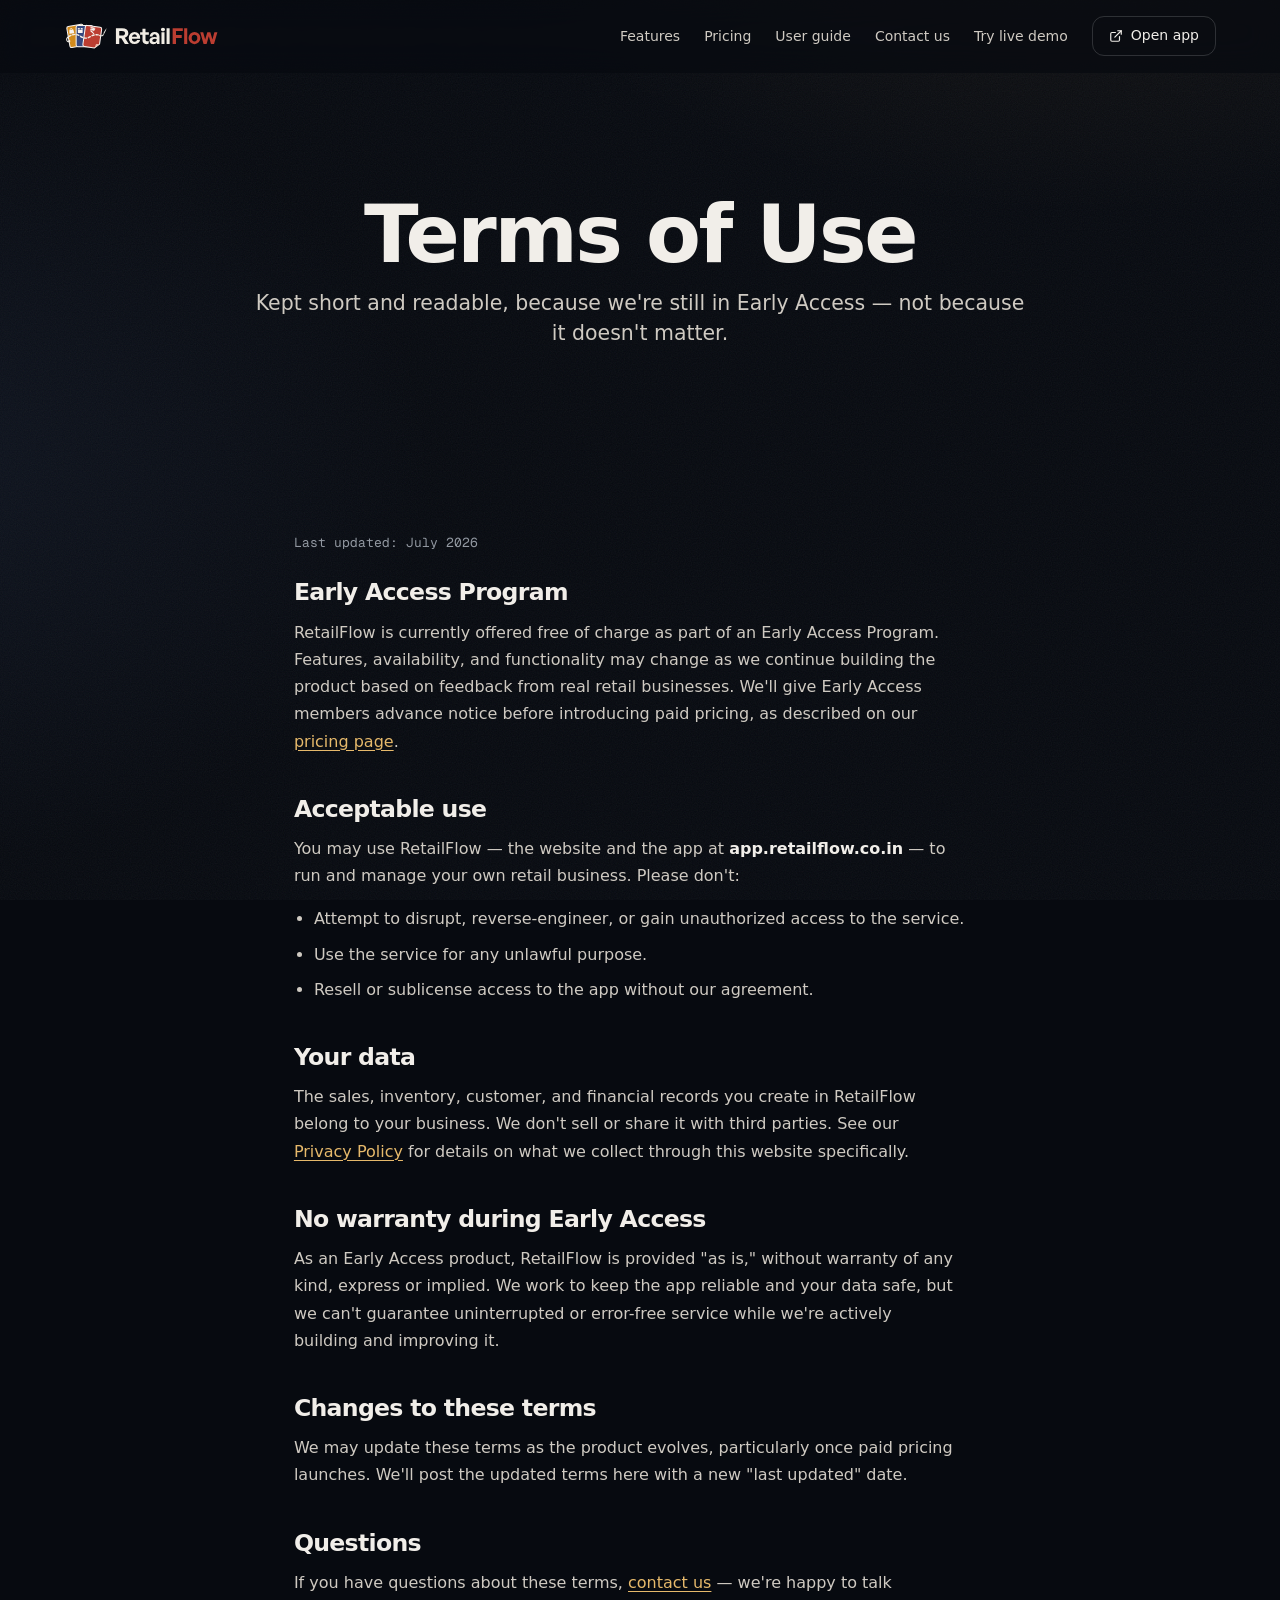
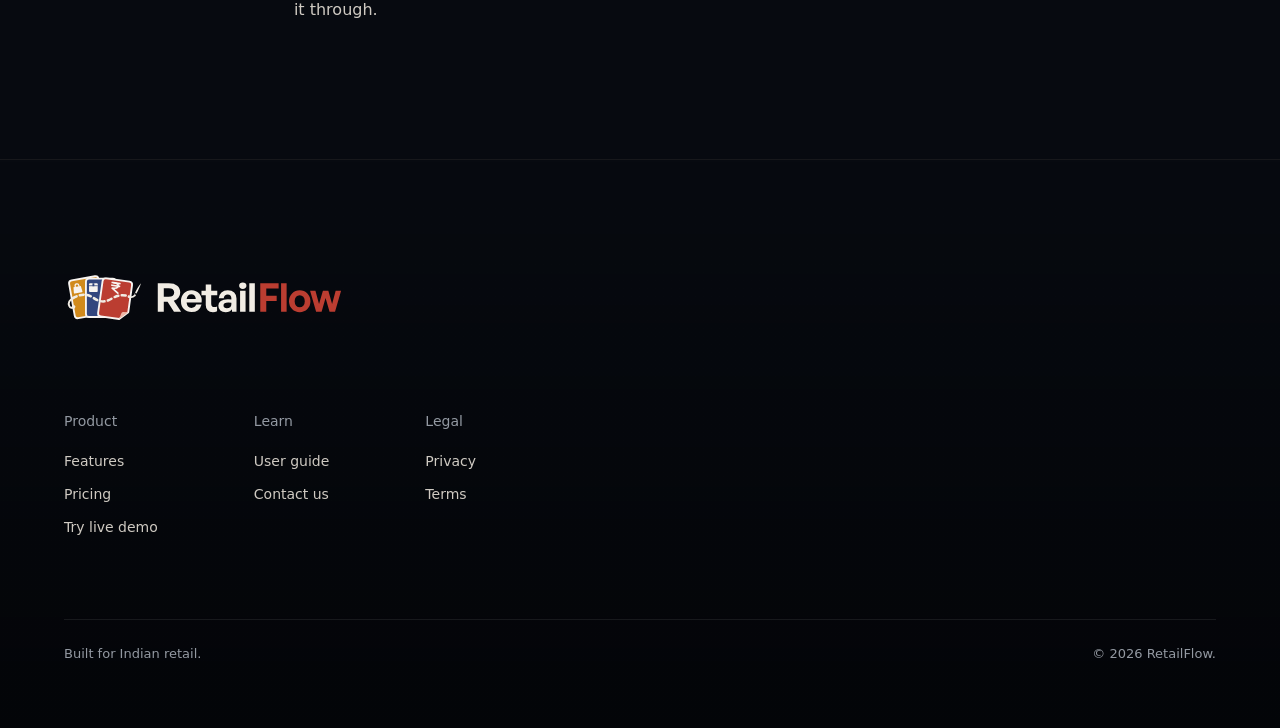
<file: terms.html>
<!DOCTYPE html>
<html lang="en-IN">
<head>
  <meta charset="UTF-8">
  <meta name="viewport" content="width=device-width, initial-scale=1.0">
  <title>Terms of Use — RetailFlow</title>
  <meta name="description" content="The terms of use for the RetailFlow website and the RetailFlow app during the Early Access Program.">
  <meta name="robots" content="index, follow">
  <meta name="author" content="RetailFlow">
  <link rel="canonical" href="https://retailflow.co.in/terms.html">

  <!-- Open Graph -->
  <meta property="og:site_name" content="RetailFlow">
  <meta property="og:title" content="Terms of Use — RetailFlow">
  <meta property="og:description" content="The terms of use for the RetailFlow website and app during the Early Access Program.">
  <meta property="og:type" content="website">
  <meta property="og:url" content="https://retailflow.co.in/terms.html">
  <meta property="og:locale" content="en_IN">
  <meta property="og:image" content="https://retailflow.co.in/og-image.png">

  <!-- Twitter -->
  <meta name="twitter:card" content="summary_large_image">
  <meta name="twitter:title" content="Terms of Use — RetailFlow">
  <meta name="twitter:description" content="The terms of use for the RetailFlow website and app during the Early Access Program.">
  <meta name="twitter:image" content="https://retailflow.co.in/og-image.png">

  <link rel="icon" href="favicon.ico" sizes="48x48">

  <link rel="icon" type="image/svg+xml" href="favicon.svg?v=2026112002">

  <link rel="apple-touch-icon" href="brand/web/apple-touch-icon.png">

  <link rel="manifest" href="brand/web/site.webmanifest">
  <meta name="theme-color" content="#0B0E14">

  <link rel="preconnect" href="https://fonts.googleapis.com">
  <link rel="preconnect" href="https://fonts.gstatic.com" crossorigin>
  <link href="https://api.fontshare.com/v2/css?f[]=general-sans@400,500,600&display=swap" rel="stylesheet">
  <link href="https://fonts.googleapis.com/css2?family=Geist+Mono:wght@400&display=swap" rel="stylesheet">
  <link rel="stylesheet" href="styles.css?v=2026112509">

  <script defer data-domain="retailflow.co.in" src="https://plausible.io/js/script.js"></script>

  <style>
    .legal { max-width: 68ch; margin-inline: auto; }
    .legal h2 { font-size: var(--text-title); line-height: 1.2; margin: var(--space-xl) 0 var(--space-sm); }
    .legal h2:first-of-type { margin-top: var(--space-lg); }
    .legal p, .legal li { color: var(--color-ink-2); line-height: 1.7; overflow-wrap: break-word; }
    .legal p { margin-bottom: var(--space-md); }
    .legal ul { padding-left: 1.25em; margin: 0 0 var(--space-md); }
    .legal li { margin-bottom: var(--space-xs); }
    .legal strong { color: var(--color-ink); }
    .legal a { color: var(--color-accent-2); }
    .legal .updated { font-family: var(--font-outlier); font-size: var(--text-xs); color: var(--color-muted); }
  </style>
</head>
<body>
<script>document.documentElement.classList.add('js');</script>

<!-- ══ NAV ══════════════════════════════════════════════ -->
<nav class="nav" id="nav">
  <div class="container">
    <div class="nav-inner">
      <a href="index.html" class="nav-logo"><img src="brand/lockups/retailflow-horizontal-reversed.svg" alt="RetailFlow" width="155" height="46"></a>
      <ul class="nav-links" id="nav-menu">
        <li><a href="index.html#features">Features</a></li>
        <li><a href="pricing.html">Pricing</a></li>
        <li><a href="business-guide.html">User guide</a></li>
        <li><a href="index.html#contact">Contact us</a></li>
        <li><a href="https://app.retailflow.co.in/demo" target="_blank" rel="noopener">Try live demo</a></li>
        <li>
          <a href="https://app.retailflow.co.in/" class="nav-cta" target="_blank" rel="noopener">
            <svg width="14" height="14" viewBox="0 0 24 24" fill="none" stroke="currentColor" stroke-width="2" stroke-linecap="round" stroke-linejoin="round" aria-hidden="true"><path d="M18 13v6a2 2 0 0 1-2 2H5a2 2 0 0 1-2-2V8a2 2 0 0 1 2-2h6"/><polyline points="15 3 21 3 21 9"/><line x1="10" y1="14" x2="21" y2="3"/></svg>
            Open app
          </a>
        </li>
      </ul>
      <button class="nav-toggle" id="nav-toggle" aria-label="Toggle menu" aria-expanded="false" aria-controls="nav-menu">
        <svg class="ic-open" width="22" height="22" viewBox="0 0 24 24" fill="none" stroke="currentColor" stroke-width="2" stroke-linecap="round" stroke-linejoin="round"><line x1="3" y1="6" x2="21" y2="6"/><line x1="3" y1="12" x2="21" y2="12"/><line x1="3" y1="18" x2="21" y2="18"/></svg>
        <svg class="ic-close" width="22" height="22" viewBox="0 0 24 24" fill="none" stroke="currentColor" stroke-width="2" stroke-linecap="round" stroke-linejoin="round"><line x1="18" y1="6" x2="6" y2="18"/><line x1="6" y1="6" x2="18" y2="18"/></svg>
      </button>
    </div>
  </div>
</nav>

<main id="main">
<section class="section--s" style="padding-bottom:0;">
  <div class="container">
    <div class="hdr hdr--c">
      <h1>Terms of Use</h1>
      <p class="lead">Kept short and readable, because we're still in Early Access — not because it doesn't matter.</p>
    </div>
  </div>
</section>

<section class="section--s">
  <div class="container">
    <div class="legal">
      <p class="updated">Last updated: July 2026</p>

      <h2>Early Access Program</h2>
      <p>RetailFlow is currently offered free of charge as part of an Early Access Program. Features, availability, and functionality may change as we continue building the product based on feedback from real retail businesses. We'll give Early Access members advance notice before introducing paid pricing, as described on our <a href="pricing.html">pricing page</a>.</p>

      <h2>Acceptable use</h2>
      <p>You may use RetailFlow — the website and the app at <strong>app.retailflow.co.in</strong> — to run and manage your own retail business. Please don't:</p>
      <ul>
        <li>Attempt to disrupt, reverse-engineer, or gain unauthorized access to the service.</li>
        <li>Use the service for any unlawful purpose.</li>
        <li>Resell or sublicense access to the app without our agreement.</li>
      </ul>

      <h2>Your data</h2>
      <p>The sales, inventory, customer, and financial records you create in RetailFlow belong to your business. We don't sell or share it with third parties. See our <a href="privacy.html">Privacy Policy</a> for details on what we collect through this website specifically.</p>

      <h2>No warranty during Early Access</h2>
      <p>As an Early Access product, RetailFlow is provided "as is," without warranty of any kind, express or implied. We work to keep the app reliable and your data safe, but we can't guarantee uninterrupted or error-free service while we're actively building and improving it.</p>

      <h2>Changes to these terms</h2>
      <p>We may update these terms as the product evolves, particularly once paid pricing launches. We'll post the updated terms here with a new "last updated" date.</p>

      <h2>Questions</h2>
      <p>If you have questions about these terms, <a href="index.html#contact">contact us</a> — we're happy to talk it through.</p>
    </div>
  </div>
</section>
</main>

<!-- ══ FOOTER ════════════════════════════════════════════ -->
<footer class="footer">
  <div class="container">
    <a href="index.html" class="footer-logo"><img src="brand/lockups/retailflow-horizontal-reversed.svg" alt="RetailFlow" width="270" height="80"></a>
    <div class="footer-cols">
      <div>
        <div class="footer-col-title">Product</div>
        <ul class="footer-links">
          <li><a href="index.html#features">Features</a></li>
          <li><a href="pricing.html">Pricing</a></li>
          <li><a href="https://app.retailflow.co.in/demo" target="_blank" rel="noopener">Try live demo</a></li>
        </ul>
      </div>
      <div>
        <div class="footer-col-title">Learn</div>
        <ul class="footer-links">
          <li><a href="business-guide.html">User guide</a></li>
          <li><a href="index.html#contact">Contact us</a></li>
        </ul>
      </div>
      <div>
        <div class="footer-col-title">Legal</div>
        <ul class="footer-links">
          <li><a href="privacy.html">Privacy</a></li>
          <li><a href="terms.html">Terms</a></li>
        </ul>
      </div>
    </div>
    <div class="footer-legal">
      <span>Built for Indian retail.</span>
      <span>&copy; 2026 RetailFlow.</span>
    </div>
  </div>
</footer>

<script src="script.js?v=2026112503"></script>
</body>
</html>
</file>
<file: styles.css>
/* Theme: Midnight + brass (2026-11-25, replaces Hallmark's Coral; the signature invoices stay lit cotton paper on the dark desk) */
/* Hallmark · shape: composed (Index, Table, Split, Rows, Figures — Feature Stack swapped out, see below) · genre: modern-minimal · theme: Coral (deal 1/3, seed retailflow-pos-billing-inventory-6f83) · redesign: full
 * hero: Stage (swapped from the draw's Banner — the signature visual needs the screen) · nav: edge-aligned · footer: mast · imagery: product built (paperwork, in data-slot) · signature: the GST invoice, written up and stamped paid, on the desk
 * axes: light/grotesk-sans/warm · posture: restrained · contrast: pass · fold: pass · v2.0.0 */
/* Hallmark · pre-emit critique: P4 H4 E4 S5 R4 V4 · weakest: R, the 48-feature expansion and the plan-comparison table are dense by nature — kept both because the content is real and load-bearing, trimmed icons and tiles everywhere else to pay for it */
/* Hallmark · waive 47c · the invoice and ledger are built from the page's own real facts, in a data-slot, with no browser or device chrome · the product sits behind a login and shows tenant data, so it can't be captured yet, per imagery.md § 4 */
/* Hallmark · dismissed 42 · nav: edge-aligned is named in the stamp and in the Picks block; five real destinations (Features, Pricing, User guide, Contact, Open app) earn the full bar */
/* Hallmark · answered F15 · the section split/rows/roles/contact compositions share one 64px gap; the dense item grids (report figures, tier cards, the 48-feature list) keep their own tighter gaps because they are counts of small items, not section splits */
/* Hallmark · waive 77 · the FAQ accordions hold a 72ch measure, both pages' closing band is the one-band-a-page the guard names, and the EAP card is a deliberate single offer, each with its own real rows, lines and actions · widening any of the three to ten columns would stretch the prose past the 45 to 75ch measure craft.md sets for running text, which is a worse fault than a narrow section */
/* Hallmark · dismissed 59 · index.html runs 15 sections because the redesign keeps every real module, feature, role, security and trust fact the page already had; redesign.md keeps the content, and this is a content-rich product page, not a thin prompt padded toward a count */
/* Hallmark · waive 44c · the measured 455px is the headline-and-lede text column alone · the signature invoice beside it fills 60%+ of the screen height and the figures row anchors the foot, so the hero's full content reaches the fold, confirmed against the rendered screenshot */
/* Hallmark · answered F25 · nothing scrolls sideways (owner rule): below 48rem both compare tables restack. The 3-column spreadsheet table becomes labelled blocks; the 6-column plan table keeps a sticky plan-name strip under the nav with a 5-up value grid per feature, so the side-by-side comparison survives on a phone */
/* Hallmark · finish-review: in-thread (no subagent in this harness run) · scrolled both full pages at 1440 screen by screen · ship: ink/paper/accent hold across every section, no card-in-a-card, no template punctuation left, the Coral stationery material (cotton stock, hairline rule, the pressed "Paid" stamp) carries every product demonstration consistently · keep this material intact and the Index section's two-column fact layout in any later edit */
@import url("./tokens.css");
@import url("./base.css");

:root {
  /* Coral's cotton/felt texture, inlined as budgeted grain (texture.md § 1) instead of external files */
  --tex-cotton: url("data:image/svg+xml,%3Csvg xmlns='http://www.w3.org/2000/svg' width='200' height='200'%3E%3Cfilter id='g'%3E%3CfeTurbulence type='fractalNoise' baseFrequency='0.9' numOctaves='2' stitchTiles='stitch'/%3E%3CfeColorMatrix values='0 0 0 0 0.38 0 0 0 0 0.24 0 0 0 0 0.16 0 0 0 7 -3.2'/%3E%3C/filter%3E%3Crect width='100%25' height='100%25' filter='url(%23g)'/%3E%3C/svg%3E");
  --tex-desk: url("data:image/svg+xml,%3Csvg xmlns='http://www.w3.org/2000/svg' width='240' height='240'%3E%3Cfilter id='f'%3E%3CfeTurbulence type='fractalNoise' baseFrequency='0.012' numOctaves='2' stitchTiles='stitch'/%3E%3CfeColorMatrix values='0 0 0 0 0.3 0 0 0 0 0.19 0 0 0 0 0.12 0 0 0 0.6 0'/%3E%3C/filter%3E%3Crect width='100%25' height='100%25' filter='url(%23f)'/%3E%3C/svg%3E");
  --texture-opacity: 0.12;
  --tex-grain: url("data:image/svg+xml,%3Csvg xmlns='http://www.w3.org/2000/svg' width='180' height='180'%3E%3Cfilter id='n'%3E%3CfeTurbulence type='fractalNoise' baseFrequency='0.85' numOctaves='2' stitchTiles='stitch'/%3E%3C/filter%3E%3Crect width='100%25' height='100%25' filter='url(%23n)'/%3E%3C/svg%3E");
}

/* ── SURFACES (Midnight + brass) ────────────────────────── */
/* page: midnight with a faint brass bloom at the top and a fine grain so large dark fields don't band */
body {
  background-color: var(--color-paper);
  background-image:
    radial-gradient(60rem 40rem at 85% -10%, color-mix(in oklab, var(--color-accent) 9%, transparent), transparent 70%),
    radial-gradient(50rem 36rem at -10% 20%, oklch(45% 0.08 265 / 0.14), transparent 70%);
  background-repeat: no-repeat;
}
body::before {
  content: ""; position: fixed; inset: 0; z-index: -1; pointer-events: none;
  background-image: var(--tex-grain); background-size: 180px 180px; opacity: 0.06;
}

/* desk: the hero's stage, a brass spotlight on midnight with a faint ledger grid */
.desk {
  background-color: transparent;
  background-image:
    radial-gradient(38rem 30rem at 75% 45%, color-mix(in oklab, var(--color-accent) 16%, transparent), transparent 70%);
}
.desk-plate::before {
  content: ""; position: absolute; inset: 0; border-radius: inherit; pointer-events: none;
  background-image:
    linear-gradient(oklch(var(--lit) / 0.035) 1px, transparent 1px),
    linear-gradient(90deg, oklch(var(--lit) / 0.035) 1px, transparent 1px);
  background-size: 32px 32px;
  mask-image: radial-gradient(closest-side, #000 40%, transparent);
}

/* stock: dark glass panel with a hairline top light */
.stock {
  position: relative; isolation: isolate;
  background-color: var(--color-paper-2);
  background-image: linear-gradient(180deg, oklch(var(--lit) / 0.045), transparent 40%);
  color: var(--color-ink);
  border-radius: var(--radius-stock);
  box-shadow: var(--edge-stock), var(--cast-stock);
}
.stock::after {
  content: ""; position: absolute; inset: 0; z-index: 1; pointer-events: none; border-radius: inherit;
  background-image: var(--tex-cotton); background-size: 200px 200px; opacity: 0;
}

/* paper: the signature invoices stay lit cotton stock, the one warm-white object on the dark desk */
.doc.stock, .post-bill.stock, .card-peek.stock {
  --color-ink: var(--color-print); --color-ink-2: oklch(32% 0.012 50); --color-muted: oklch(47% 0.013 50);
  --color-rule: oklch(87% 0.009 70); --color-rule-2: oklch(80% 0.011 70);
  background-color: var(--color-cotton);
  background-image: linear-gradient(100deg, oklch(100% 0 0 / 0.6), transparent 45%);
  color: var(--color-print);
  border-radius: 6px;
  box-shadow: 0 0 0 0.5px oklch(30% 0.03 60 / 0.3), 0 30px 60px -20px oklch(var(--shade) / 0.9), 0 0 80px -10px color-mix(in oklab, var(--color-accent) 22%, transparent);
}
.doc.stock::after, .post-bill.stock::after, .card-peek.stock::after { opacity: var(--texture-opacity); }

.board {
  background-color: var(--color-board);
  background-image: radial-gradient(48rem 22rem at 50% 0%, color-mix(in oklab, var(--color-accent) 18%, transparent), transparent 70%);
  color: var(--color-board-type);
  border-radius: var(--radius-stock);
}
.stamp-paid {
  display: inline-block; font-family: var(--font-display); font-weight: var(--display-weight);
  color: var(--color-paid); transform: rotate(-4deg); position: relative;
}

/* ── NAV (edge-aligned) ──────────────────────────────────── */
.nav {
  position: sticky; top: 0; z-index: var(--z-sticky-nav);
  background: color-mix(in oklab, var(--color-paper) 72%, transparent);
  backdrop-filter: blur(14px) saturate(1.4);
  border-bottom: 1px solid transparent;
  transition: border-color var(--dur-short) var(--ease-out);
}
.nav.scrolled { border-bottom-color: var(--color-rule); }
.nav-inner { display: flex; align-items: center; justify-content: space-between; height: 72px; gap: var(--space-lg); }
.nav-logo { display: block; line-height: 0; }
.nav-logo img { display: block; height: 46px; width: auto; }
.nav-links { display: flex; align-items: center; gap: var(--space-lg); list-style: none; margin: 0; padding: 0; }
.nav-links a { text-decoration: none; }
.nav-links a:not(.nav-cta) { font-size: var(--text-sm); font-weight: 500; color: var(--color-ink-2); transition: color var(--dur-short) var(--ease-out); }
.nav-links a:not(.nav-cta):hover { color: var(--color-ink); }
.nav-cta {
  display: inline-flex; align-items: center; gap: var(--space-xs);
  font-size: var(--text-sm); font-weight: 500; min-height: 40px;
  padding: 0 var(--space-md); border-radius: var(--radius-stock);
  border: 1px solid var(--color-rule-2); color: var(--color-ink);
  transition: background-color var(--dur-short) var(--ease-out), border-color var(--dur-short) var(--ease-out);
}
.nav-cta:hover { background-color: oklch(var(--lit) / 0.06); border-color: color-mix(in oklab, var(--color-accent) 55%, transparent); }
.nav-cta:active { background-color: var(--color-paper-3); }
.nav-cta svg { flex-shrink: 0; }

.nav-toggle {
  display: none; align-items: center; justify-content: center;
  width: 44px; height: 44px; margin-right: calc(-1 * var(--space-xs));
  background: none; border: none; cursor: pointer; color: var(--color-ink);
}
.nav-toggle .ic-close { display: none; }
.nav-toggle:focus-visible { outline: 2px solid var(--color-focus); outline-offset: 2px; }

@media (max-width: 60rem) {
  .nav-toggle { display: inline-flex; }
  .nav.open .nav-toggle .ic-open { display: none; }
  .nav.open .nav-toggle .ic-close { display: inline; }
  .nav-links {
    position: absolute; top: 72px; left: 0; right: 0; flex-direction: column; align-items: stretch; gap: 0;
    padding: var(--space-xs) var(--gutter) var(--space-lg);
    background: var(--color-paper); border-bottom: 1px solid var(--color-rule);
    display: none;
  }
  .nav.open .nav-links { display: flex; }
  .nav-links li { width: 100%; }
  .nav-links a:not(.nav-cta) { display: block; padding: var(--space-md) 0; font-size: var(--text-md); border-bottom: 1px solid var(--color-rule); }
  .nav-links li:last-child { padding-top: var(--space-sm); }
  .nav-cta { width: 100%; justify-content: center; min-height: 48px; }
  /* in the open menu, "Open app" is the main action: same brass as the hero's primary button */
  .nav-links .nav-cta {
    border: 0; color: var(--color-accent-ink); font-weight: 600;
    background-color: var(--color-accent);
    background-image: linear-gradient(180deg, oklch(86% 0.1 85), var(--color-accent) 55%, var(--color-brass-deep));
    box-shadow: inset 0 1px 0 oklch(100% 0 0 / 0.45), 0 0 0 1px oklch(55% 0.1 70 / 0.6), 0 12px 28px -10px color-mix(in oklab, var(--color-accent) 60%, transparent);
  }
  .nav-links .nav-cta:hover, .nav-links .nav-cta:active { background-color: var(--color-accent); border-color: transparent; filter: brightness(1.05); }

  /* menu open: dim and blur the page under the nav. A tap on the scrim lands on <body>,
     which script.js's outside-tap handler already treats as "close the menu". */
  body::after {
    content: ""; position: fixed; inset: 0; z-index: calc(var(--z-sticky-nav) - 1);
    background: oklch(6% 0.01 265 / 0.55);
    -webkit-backdrop-filter: blur(3px); backdrop-filter: blur(3px);
    opacity: 0; visibility: hidden; pointer-events: none;
    transition: opacity var(--dur-short) var(--ease-out), visibility 0s var(--dur-short);
  }
  body:has(.nav.open)::after {
    opacity: 1; visibility: visible; pointer-events: auto;
    transition: opacity var(--dur-short) var(--ease-out), visibility 0s;
  }
}

/* ── HERO (Stage) ────────────────────────────────────────── */
.hero { padding-block: var(--space-2xl); min-height: calc(100dvh - 72px); display: flex; align-items: center; }
.hero-grid {
  width: 100%; display: grid; grid-template-columns: 6fr 6fr; gap: var(--space-2xl);
  align-items: center;
}
h1.hero-hl {
  font-size: var(--text-display);
  background: linear-gradient(180deg, var(--color-ink) 30%, color-mix(in oklab, var(--color-ink) 62%, var(--color-accent)));
  -webkit-background-clip: text; background-clip: text; color: transparent;
}
.hero-lede { margin-top: var(--space-md); color: var(--color-ink-2); }
.hero-actions { display: flex; align-items: center; gap: var(--space-lg); flex-wrap: wrap; margin-top: var(--space-xl); }
.hero-note {
  display: inline-flex; align-items: center; gap: var(--space-xs);
  margin-top: var(--space-md);
  font-size: var(--text-sm); color: var(--color-muted);
}
.hero-note svg { flex-shrink: 0; }

.hero-stage { position: relative; min-height: 560px; }
.desk-plate {
  position: absolute; inset: 0; border-radius: var(--radius-card);
  padding: var(--space-2xl) var(--space-xl);
  display: flex; align-items: center; justify-content: center;
}
.doc {
  width: min(420px, 100%); padding: var(--space-xl) var(--space-lg);
  transform: rotate(-1.4deg); z-index: 2;
}
.doc-head { display: flex; align-items: baseline; justify-content: space-between; gap: var(--space-sm); padding-bottom: var(--space-sm); border-bottom: var(--rule-hair) solid var(--color-rule); }
.doc-title { font-family: var(--font-display); font-weight: var(--display-weight); font-size: var(--text-lg); }
.doc-id { font-family: var(--font-outlier); font-variant-numeric: tabular-nums; font-size: var(--text-xs); color: var(--color-muted); }
.doc-row { display: flex; align-items: baseline; justify-content: space-between; gap: var(--space-sm); padding: var(--space-xs) 0; font-size: var(--text-sm); }
.doc-row .num { font-family: var(--font-outlier); font-variant-numeric: tabular-nums; }
.doc-row.dim { color: var(--color-muted); }
.doc-total { display: flex; align-items: baseline; justify-content: space-between; margin-top: var(--space-sm); padding-top: var(--space-sm); border-top: var(--rule-hair) solid var(--color-rule-2); font-size: var(--text-lg); }
.doc-total .num { font-family: var(--font-outlier); font-variant-numeric: tabular-nums; font-weight: var(--display-weight); }
.doc-foot { display: flex; align-items: center; justify-content: space-between; margin-top: var(--space-md); }
.doc-chip { font-size: var(--text-xs); color: var(--color-muted); }
.doc .stamp-paid { font-size: var(--text-xl); }
.card-peek {
  position: absolute; bottom: -18px; right: -10px; z-index: 1;
  width: 180px; padding: var(--space-md); transform: rotate(5deg);
  font-size: var(--text-xs); color: var(--color-muted);
}
.card-peek b { display: block; color: var(--color-print); font-size: var(--text-sm); font-weight: 600; }

@media (max-width: 60rem) {
  .hero { min-height: 0; }
  .hero-grid { grid-template-columns: 1fr; gap: var(--space-2xl); }
  .hero-stage { min-height: 380px; order: -1; }
}

/* ── FIGURES (example data band) ────────────────────────── */
.figrow { display: grid; grid-template-columns: repeat(3, minmax(0, 1fr)); margin-top: var(--space-3xl); }
.fig { padding-inline: var(--space-lg); border-left: var(--rule-hair) solid var(--color-rule); }
.fig:first-child { padding-left: 0; border-left: 0; }
.fig-num { font-family: var(--font-outlier); font-variant-numeric: tabular-nums; font-size: var(--text-2xl); font-weight: 600; line-height: 1; }
.fig-num .cur { color: var(--color-accent-2); }
.fig-lbl { margin-top: var(--space-2xs); font-size: var(--text-sm); color: var(--color-muted); }
.fig-note { margin-top: var(--space-md); font-size: var(--text-xs); color: var(--color-muted); }
@media (max-width: 60rem) {
  .figrow { grid-template-columns: 1fr; }
  .fig { padding: var(--space-md) 0; border-left: 0; border-top: var(--rule-hair) solid var(--color-rule); }
  .fig:first-child { padding-top: 0; border-top: 0; }
}

/* ── SECTION RHYTHM ──────────────────────────────────────── */
.section { padding-block: var(--section-gap); }
.section--s { padding-block: var(--section-gap-s); }
.section--band { background: linear-gradient(180deg, oklch(var(--lit) / 0.025), oklch(var(--lit) / 0.01)); box-shadow: inset 0 1px 0 var(--color-rule), inset 0 -1px 0 var(--color-rule); }
hr.rule { border: none; height: 1px; margin: 0; background: linear-gradient(90deg, transparent, var(--color-rule-2) 20%, color-mix(in oklab, var(--color-accent) 35%, transparent) 50%, var(--color-rule-2) 80%, transparent); }
.hdr { margin-bottom: var(--space-2xl); }
.hdr--c { margin-inline: auto; text-align: center; }
.hdr h1, .hdr h2 { max-width: 18ch; }
.hdr--c h1, .hdr--c h2 { max-width: 22ch; margin-inline: auto; }
.hdr .lead { margin-top: var(--space-sm); color: var(--color-ink-2); max-width: 60ch; }
.hdr--c .lead { margin-inline: auto; }

/* ── INDEX (12 modules) ──────────────────────────────────── */
.index-list { border-top: var(--rule-hair) solid var(--color-rule); counter-reset: idx; }
.index-row {
  position: relative; counter-increment: idx;
  padding-block: var(--space-xl); padding-left: var(--space-3xl);
  border-bottom: var(--rule-hair) solid var(--color-rule);
  border-left: 2px solid transparent;
  transition: border-color var(--dur-short) var(--ease-out), background-color var(--dur-short) var(--ease-out);
}
.index-row::before {
  content: counter(idx, decimal-leading-zero);
  position: absolute; left: 0; top: var(--space-xl);
  font-family: var(--font-outlier); font-variant-numeric: tabular-nums;
  font-size: var(--text-sm); color: var(--color-accent-2); opacity: 0.6;
}
.index-row:hover { border-left-color: var(--color-accent-2); background-color: color-mix(in oklab, var(--color-accent) 5%, transparent); }
.index-row > div { display: grid; grid-template-columns: 7fr 4fr; column-gap: var(--space-2xl); align-items: start; }
.index-row > div > h3 { grid-column: 1; }
.index-row > div > p { grid-column: 1; }
.index-row > div > .index-facts { grid-column: 2; grid-row: 1 / 3; }
.index-name { font-family: var(--font-display); font-weight: 600; font-size: var(--text-title); margin-bottom: var(--space-xs); }
.index-desc { color: var(--color-ink-2); max-width: 54ch; }
.index-facts { display: flex; flex-direction: column; align-items: flex-start; gap: var(--space-2xs); padding-top: 0.3em; }
.index-facts span {
  font-size: var(--text-xs); color: var(--color-accent-2);
  background: color-mix(in oklab, var(--color-accent) 9%, transparent);
  box-shadow: inset 0 0 0 1px color-mix(in oklab, var(--color-accent) 28%, transparent);
  border-radius: var(--radius-pill); padding: 0.3em 0.8em;
}
@media (max-width: 55rem) {
  .index-row { padding-left: var(--space-2xl); }
  .index-row > div { grid-template-columns: 1fr; }
  .index-row > div > .index-facts { grid-column: 1; grid-row: auto; flex-direction: row; flex-wrap: wrap; gap: var(--space-2xs); margin-top: var(--space-sm); }
}

/* ── FEATURE EXPANSION (48) ──────────────────────────────── */
.feat-more { margin-top: var(--space-xl); text-align: center; }
.feat-toggle {
  display: inline-flex; align-items: center; gap: var(--space-xs);
  min-height: 48px; padding: 0 var(--space-lg);
  font: 500 var(--text-md)/1 var(--font-body); color: var(--color-ink);
  border: 1px solid var(--color-rule-2); border-radius: var(--radius-stock); cursor: pointer;
  background-color: transparent;
  transition: background-color var(--dur-short) var(--ease-out), border-color var(--dur-short) var(--ease-out);
}
.feat-toggle:hover { background-color: var(--color-paper-2); border-color: var(--color-ink-2); }
.feat-toggle:active { background-color: var(--color-paper-3); }
.feat-toggle:focus-visible { outline: 2px solid var(--color-focus); outline-offset: 2px; }
.feat-toggle-ic { transition: transform var(--dur-short) var(--ease-out); flex-shrink: 0; }
.feat-toggle.is-open .feat-toggle-ic { transform: rotate(180deg); }

.feat-panel { max-height: 0; overflow: hidden; visibility: hidden; transition: max-height var(--dur-long) var(--ease-out), visibility 0s var(--dur-long); }
.feat-panel.open { visibility: visible; transition: max-height var(--dur-long) var(--ease-out), visibility 0s; }
.feat-panel-inner { padding-top: var(--space-2xl); text-align: left; }
.feat-cat { margin-top: var(--space-xl); }
.feat-cat:first-child { margin-top: 0; }
.feat-cat-title { font-weight: 600; font-size: var(--text-md); color: var(--color-accent-2); margin-bottom: var(--space-sm); padding-bottom: var(--space-xs); border-bottom: 2px solid var(--color-rule-2); }
.feat-mini-list { display: flex; flex-direction: column; }
.fmini {
  padding-block: var(--space-sm); padding-left: var(--space-md);
  border-bottom: var(--rule-hair) solid var(--color-rule); border-left: var(--rule-hair) solid var(--color-rule);
  transition: border-color var(--dur-short) var(--ease-out);
}
.fmini:hover { border-left-color: var(--color-accent-2); }
.js .fmini { opacity: 0; transform: translateY(6px); transition: opacity var(--dur-long) var(--ease-out), transform var(--dur-long) var(--ease-out); }
.js .fmini.on { opacity: 1; transform: translateY(0); }
.fmini-t { font-weight: 600; font-size: var(--text-sm); margin-bottom: var(--space-3xs); }
.fmini-d { font-size: var(--text-sm); color: var(--color-muted); }
@media (prefers-reduced-motion: reduce) { .js .fmini { opacity: 1; transform: none; } }

/* ── COMPARE TABLE (vs spreadsheets / plan comparison) ──── */
.compare-wrap { overflow-x: auto; }
.compare-table { width: 100%; min-width: 640px; border-collapse: collapse; }
.compare-table th, .compare-table td { padding: var(--space-sm) var(--space-md); border-bottom: var(--rule-hair) solid var(--color-rule); text-align: left; vertical-align: top; }
.compare-table thead th { font-weight: 600; font-size: var(--text-sm); color: var(--color-ink); border-bottom: var(--rule-hair) solid var(--color-rule-2); }
.compare-table thead th:last-child { color: var(--color-accent-2); }
.compare-table td:first-child, .compare-table th:first-child { font-weight: 600; min-width: 200px; }
@media (max-width: 48rem) {
  .compare-table td:first-child, .compare-table th:first-child { position: sticky; left: 0; background: var(--color-paper); padding-left: 0; }
  .compare-table .grp td:first-child { background: var(--color-paper-2); }
}
.compare-table tbody tr:last-child td { border-bottom: none; }
.compare-table .cell-old { color: var(--color-muted); border-left: 2px solid var(--color-rule-2); padding-left: var(--space-md); }
.compare-table td:last-child:not(.cell-old):not(:first-child) { border-left: 2px solid color-mix(in oklab, var(--color-accent-2) 45%, transparent); padding-left: var(--space-md); }
.compare-table .grp td { padding-top: var(--space-lg); padding-bottom: var(--space-2xs); font-weight: 600; color: var(--color-accent-2); border-bottom: none; }
.compare-table .ck { color: var(--color-accent-2); }
.compare-table .cx { color: var(--color-rule-2); }
.compare-table td.cent, .compare-table th.cent { text-align: center; }

.gains-line { margin-top: var(--space-xl); display: flex; flex-wrap: wrap; gap: var(--space-xs) var(--space-xl); font-size: var(--text-lead); color: var(--color-ink-2); }
.gains-line b { font-family: var(--font-outlier); font-variant-numeric: tabular-nums; color: var(--color-ink); font-weight: 600; }

/* ── SPLIT (feature deep-dives) ─────────────────────────── */
.split { display: grid; grid-template-columns: 6fr 6fr; gap: var(--space-2xl); align-items: center; }
.split--reverse .split-media { order: -1; }
.split h2 { max-width: 16ch; }
.split p:not([class]) { color: var(--color-ink-2); margin-top: var(--space-md); }
.checks { list-style: none; display: flex; flex-direction: column; gap: var(--space-sm); margin-top: var(--space-lg); padding: 0; }
.checks li { display: flex; align-items: flex-start; gap: var(--space-sm); font-size: var(--text-sm); }
.checks li::before { content: "—"; flex-shrink: 0; color: var(--color-accent-2); }
@media (max-width: 60rem) {
  .split { grid-template-columns: 1fr; }
  .split--reverse .split-media { order: 0; }
}

.lookup-card { padding: var(--space-xl); max-width: 360px; margin-inline: auto; }
.lookup-name { font-family: var(--font-display); font-weight: 600; font-size: var(--text-lg); margin-bottom: var(--space-sm); }
.lookup-row { display: flex; justify-content: space-between; padding: var(--space-xs) 0; border-bottom: var(--rule-hair) solid var(--color-rule); font-size: var(--text-sm); }
.lookup-row:last-of-type { border-bottom: none; }
.lookup-row .num { font-family: var(--font-outlier); font-variant-numeric: tabular-nums; }
.lookup-alert { margin-top: var(--space-md); padding: var(--space-sm) var(--space-md); border-radius: var(--radius-input); background: var(--color-paper-2); font-size: var(--text-xs); color: var(--color-ink-2); }

/* ── ROWS (inventory ledger) ─────────────────────────────── */
.rows-section { display: grid; grid-template-columns: 4fr 8fr; gap: var(--space-2xl); }
.rows-section .rows-copy p { color: var(--color-ink-2); margin-top: var(--space-md); }
.ledger { border-top: var(--rule-hair) solid var(--color-rule); }
.ledger-row { display: flex; align-items: center; justify-content: space-between; gap: var(--space-md); padding: var(--space-sm) 0; border-bottom: var(--rule-hair) solid var(--color-rule); font-size: var(--text-sm); }
.ledger-status { font-size: var(--text-xs); white-space: nowrap; }
.st-ok { color: var(--color-ink-2); }
.st-low { color: var(--color-accent-2); }
.st-out { color: var(--color-error); }
.ledger-summary { margin-top: var(--space-md); display: flex; flex-wrap: wrap; gap: var(--space-xs) var(--space-lg); font-size: var(--text-sm); color: var(--color-muted); }
@media (max-width: 60rem) { .rows-section { grid-template-columns: 1fr; } }

/* ── REPORTS (figures + rank list) ──────────────────────── */
.report-figs { display: grid; grid-template-columns: repeat(4, minmax(0, 1fr)); gap: var(--space-lg); margin-top: var(--space-xl); }
.rf-lbl { font-size: var(--text-sm); color: var(--color-muted); }
.rf-val { font-family: var(--font-outlier); font-variant-numeric: tabular-nums; font-size: var(--text-3xl); font-weight: 600; margin-top: var(--space-2xs); }
.rf-chg { font-size: var(--text-xs); color: var(--color-muted); margin-top: var(--space-2xs); }
.rank-list { margin-top: var(--space-2xl); }
.rank-row { display: grid; grid-template-columns: 120px 1fr 72px; align-items: center; gap: var(--space-md); padding: var(--space-xs) 0; }
.rank-lbl { font-size: var(--text-sm); }
.rank-bar { height: 8px; border-radius: 4px; background: var(--color-paper-2); overflow: hidden; }
.rank-fill { height: 100%; background: linear-gradient(90deg, var(--color-brass-deep), var(--color-accent-2)); border-radius: 4px; box-shadow: 0 0 12px -2px color-mix(in oklab, var(--color-accent) 50%, transparent); }
.rank-val { font-family: var(--font-outlier); font-variant-numeric: tabular-nums; font-size: var(--text-sm); text-align: right; }
@media (max-width: 40rem) { .report-figs { grid-template-columns: repeat(2, minmax(0, 1fr)); } }

/* ── ORDERS (storefront as stacked cards) ───────────────── */
.orders { display: flex; flex-direction: column; gap: var(--space-sm); }
.order-card { display: flex; align-items: center; justify-content: space-between; gap: var(--space-md); padding: var(--space-md) var(--space-lg); }
.order-id { font-family: var(--font-outlier); font-size: var(--text-xs); color: var(--color-muted); }
.order-amt { font-family: var(--font-outlier); font-variant-numeric: tabular-nums; font-weight: 600; margin-left: var(--space-sm); }
.order-status { font-size: var(--text-xs); color: var(--color-muted); white-space: nowrap; }
.order-status.is-new { color: var(--color-accent-2); font-weight: 600; }

/* ── ROLES ───────────────────────────────────────────────── */
.roles-grid { display: grid; grid-template-columns: repeat(3, minmax(0, 1fr)); gap: var(--space-2xl); }
.role-card { padding-top: var(--space-lg); border-top: 1px solid color-mix(in oklab, var(--color-accent) 55%, transparent); }
.role-title { font-family: var(--font-display); font-weight: 600; font-size: var(--text-title); }
.role-desc { color: var(--color-ink-2); margin-top: var(--space-sm); font-size: var(--text-sm); }
.role-perms { list-style: none; display: flex; flex-direction: column; gap: var(--space-2xs); margin-top: var(--space-lg); padding: 0; }
.role-perms li { display: flex; align-items: baseline; gap: var(--space-sm); font-size: var(--text-sm); padding: var(--space-2xs) 0; border-bottom: var(--rule-hair) solid var(--color-rule); color: var(--color-muted); }
.role-perms li::before { content: "—"; flex-shrink: 0; color: var(--color-rule-2); }
.role-perms li.y { color: var(--color-ink); }
.role-perms li.y::before { color: var(--color-accent-2); }
.role-perms li:last-child { border-bottom: none; }
.role-note { margin-top: var(--space-xl); color: var(--color-ink-2); max-width: 70ch; }
@media (max-width: 60rem) { .roles-grid { grid-template-columns: 1fr; gap: var(--space-2xl); } }

/* ── TRUST ROWS ──────────────────────────────────────────── */
.trust-rows { border-top: var(--rule-hair) solid var(--color-rule); }
.trust-row { display: grid; grid-template-columns: 1fr 2fr; gap: var(--space-xl); padding-block: var(--space-xl); border-bottom: var(--rule-hair) solid var(--color-rule); }
.trust-title { position: relative; padding-left: var(--space-lg); font-family: var(--font-display); font-weight: 600; font-size: var(--text-title); }
.trust-title::before { content: ""; position: absolute; left: 0; top: 0.35em; width: 8px; height: 8px; border-radius: 2px; background: var(--color-accent-2); transform: rotate(45deg); }
.trust-desc { color: var(--color-ink-2); }
@media (max-width: 50rem) { .trust-row { grid-template-columns: 1fr; gap: var(--space-xs); } }

/* ── FAQ ─────────────────────────────────────────────────── */
.faq { max-width: 72ch; margin-inline: auto; border-top: var(--rule-hair) solid var(--color-rule); }
.faq-item { border-bottom: var(--rule-hair) solid var(--color-rule); }
.faq-q { display: flex; align-items: baseline; gap: var(--space-md); font-size: var(--text-lead); font-weight: 600; padding: var(--space-lg) 0; cursor: pointer; list-style: none; }
.faq-q::-webkit-details-marker { display: none; }
.faq-q-txt { flex: 1; }
.faq-chev { flex-shrink: 0; margin-left: auto; color: var(--color-muted); transition: transform var(--dur-short) var(--ease-out); }
.faq-item[open] .faq-chev { transform: rotate(180deg); }
.faq-a { color: var(--color-ink-2); padding: 0 0 var(--space-lg); max-width: 65ch; }

/* ── CTA BAND ────────────────────────────────────────────── */
.cta-band { padding-block: var(--section-gap-s); text-align: center; border-radius: 0; box-shadow: inset 0 1px 0 color-mix(in oklab, var(--color-accent) 28%, transparent), inset 0 -1px 0 var(--color-rule); }
.cta-band .lead { margin-inline: auto; margin-top: var(--space-sm); color: var(--color-board-type); opacity: 0.8; }
.cta-band h2 { max-width: 20ch; margin-inline: auto; }
/* "Try live demo" call-out under the screenshot gallery (#demo) */
.demo-try { display: flex; flex-direction: column; align-items: center; gap: var(--space-md); margin-top: var(--space-xl); text-align: center; }
.demo-try p { margin: 0; max-width: 52ch; color: var(--color-ink-2); }
.cta-actions { display: flex; align-items: center; justify-content: center; gap: var(--space-lg); flex-wrap: wrap; margin-top: var(--space-xl); }
.cta-note { margin-top: var(--space-lg); display: flex; flex-wrap: wrap; justify-content: center; gap: var(--space-xs) var(--space-lg); font-size: var(--text-sm); opacity: 0.6; }

/* ── BUTTONS ─────────────────────────────────────────────── */
.btn { display: inline-flex; align-items: center; justify-content: center; gap: var(--space-xs); min-height: 48px; padding: 0 var(--space-lg); border: 0; border-radius: var(--radius-stock); font: 500 var(--text-md)/1 var(--font-body); white-space: nowrap; text-decoration: none; cursor: pointer; transition: transform var(--dur-short) var(--ease-out), box-shadow var(--dur-short) var(--ease-out); }
.btn--primary { background-color: var(--color-accent); background-image: linear-gradient(180deg, oklch(86% 0.1 85), var(--color-accent) 55%, var(--color-brass-deep)); color: var(--color-accent-ink); font-weight: 600; box-shadow: inset 0 1px 0 oklch(100% 0 0 / 0.45), 0 0 0 1px oklch(55% 0.1 70 / 0.6), 0 12px 28px -10px color-mix(in oklab, var(--color-accent) 60%, transparent); }
.btn--primary:hover { transform: translateY(-1px); box-shadow: inset 0 1px 0 oklch(100% 0 0 / 0.5), 0 0 0 1px oklch(55% 0.1 70 / 0.6), 0 18px 36px -10px color-mix(in oklab, var(--color-accent) 75%, transparent); }
.btn--primary:active { transform: translateY(1px); }
.btn--card { background-color: var(--color-accent); background-image: linear-gradient(180deg, oklch(86% 0.1 85), var(--color-accent) 55%, var(--color-brass-deep)); color: var(--color-accent-ink); font-weight: 600; box-shadow: inset 0 1px 0 oklch(100% 0 0 / 0.45), 0 0 0 1px oklch(55% 0.1 70 / 0.6), var(--cast-stock); }
.btn--card:hover { transform: translateY(-1px); box-shadow: var(--edge-stock), var(--cast-stock-lift); }
.btn--card:active { transform: translateY(1px); }
.btn--quiet { background: oklch(var(--lit) / 0.03); color: inherit; border: 1px solid var(--color-rule-2); backdrop-filter: blur(6px); }
.btn--quiet:hover { background: oklch(var(--lit) / 0.07); border-color: color-mix(in oklab, var(--color-accent) 45%, transparent); }
.cta-band .btn--quiet { border-color: color-mix(in oklab, var(--color-board-type) 30%, transparent); }
.cta-band .btn--quiet:hover { background: color-mix(in oklab, var(--color-board-type) 10%, transparent); }
.btn:focus-visible { outline: 2px solid var(--color-focus); outline-offset: 2px; }

/* ── FORM / CONTACT ──────────────────────────────────────── */
.contact-grid { display: grid; grid-template-columns: 7fr 5fr; gap: var(--space-2xl); align-items: start; }
.field-row { display: grid; grid-template-columns: 1fr 1fr; gap: var(--space-md); }
.field { display: flex; flex-direction: column; gap: var(--space-2xs); margin-bottom: var(--space-md); }
.field label { font-size: var(--text-sm); font-weight: 500; color: var(--color-ink-2); }
.field input, .field textarea {
  min-height: 48px; padding: 0 var(--space-md); border: 1px solid var(--color-muted);
  outline: 2px solid transparent; outline-offset: -3px;
  border-radius: var(--radius-input); background: oklch(var(--lit) / 0.03); color: var(--color-ink); border-color: var(--color-rule-2);
  font: inherit; width: 100%;
}
.field textarea { min-height: 7rem; padding-block: var(--space-sm); resize: vertical; }
.field input:hover, .field textarea:hover { background: var(--color-paper-2); }
.field input:focus-visible, .field textarea:focus-visible { outline-color: var(--color-focus); }
.field input::placeholder, .field textarea::placeholder { color: var(--color-muted); opacity: 0.7; }
.form-submit {
  width: 100%; margin-top: var(--space-sm); min-height: 48px; border: 0; cursor: pointer;
  background: linear-gradient(180deg, oklch(86% 0.1 85), var(--color-accent) 55%, var(--color-brass-deep)); color: var(--color-accent-ink); border-radius: var(--radius-stock);
  box-shadow: inset 0 1px 0 oklch(100% 0 0 / 0.45), 0 0 0 1px oklch(55% 0.1 70 / 0.6);
  font: 600 var(--text-md)/1 var(--font-body);
  display: flex; align-items: center; justify-content: center; gap: var(--space-xs);
  transition: transform var(--dur-short) var(--ease-out);
}
.form-submit:hover:not(:disabled) { transform: translateY(-1px); }
.form-submit:disabled { opacity: 0.55; cursor: not-allowed; transform: none; }
.form-submit:focus-visible { outline: 2px solid var(--color-focus); outline-offset: 2px; }
.form-status { min-height: 1lh; margin-top: var(--space-sm); font-size: var(--text-sm); }
.form-status--ok { color: var(--color-success); }
.form-status--err { color: var(--color-error); }
.spin { animation: spin 0.9s linear infinite; }
@keyframes spin { to { transform: rotate(360deg); } }

.contact-facts { display: flex; flex-direction: column; gap: var(--space-lg); padding-top: var(--space-xs); }
.cfact-lbl { font-size: var(--text-sm); color: var(--color-muted); }
.cfact-val { margin-top: var(--space-2xs); }
@media (max-width: 60rem) { .contact-grid { grid-template-columns: 1fr; } .contact-facts { flex-direction: row; flex-wrap: wrap; gap: var(--space-xl); } }
@media (max-width: 40rem) { .field-row { grid-template-columns: 1fr; } }

/* ── PRICING: hero / EAP card ────────────────────────────── */
.pricing-hero { padding-block: var(--space-2xl) var(--space-xl); }
.fact-banner { display: inline-flex; margin-top: var(--space-lg); padding: var(--space-sm) var(--space-lg); border-radius: var(--radius-input); background: var(--color-paper-2); font-size: var(--text-sm); }
.tier-eap-wrap { max-width: 420px; margin-inline: auto; }

/* ── PRICING: billing switcher ───────────────────────────── */
.billing-toggle { display: inline-flex; flex-wrap: wrap; justify-content: center; max-width: 100%; gap: var(--space-3xs); padding: var(--space-3xs); border-radius: var(--press-groove, var(--radius-pill)); background: var(--color-paper-2); box-shadow: var(--press-groove); }
@media (max-width: 26rem) {
  .billing-toggle button { padding: 0 var(--space-sm); font-size: var(--text-xs); }
}
.billing-toggle button {
  font: 500 var(--text-sm)/1 var(--font-body); color: var(--color-muted); background: transparent; border: 0;
  border-radius: calc(var(--radius-stock) - 2px); min-height: 44px; padding: 0 var(--space-md); cursor: pointer;
  white-space: nowrap;
  transition: background-color var(--dur-short) var(--ease-out), color var(--dur-short) var(--ease-out);
}
.billing-toggle button:hover { color: var(--color-ink); }
.billing-toggle button.on { background-color: var(--color-paper-3); color: var(--color-ink); box-shadow: inset 0 1px 0 oklch(var(--lit) / 0.08), 0 0 0 1px color-mix(in oklab, var(--color-accent) 35%, transparent); }
.billing-toggle button:focus-visible { outline: 2px solid var(--color-focus); outline-offset: 2px; }

/* ── PRICING: tier cards ─────────────────────────────────── */
.tiers-grid { display: grid; grid-template-columns: repeat(5, minmax(0, 1fr)); gap: var(--space-md); align-items: stretch; }
.tier-card { position: relative; display: flex; flex-direction: column; padding: var(--space-xl) var(--space-lg); }
.tier-card--highlight { background: var(--color-board); background-image: radial-gradient(120% 60% at 50% 0%, color-mix(in oklab, var(--color-accent) 16%, transparent), transparent 70%); color: var(--color-board-type); border-radius: var(--radius-stock); box-shadow: 0 0 0 1px color-mix(in oklab, var(--color-accent) 45%, transparent), var(--cast-stock-lift), 0 0 60px -20px color-mix(in oklab, var(--color-accent) 40%, transparent); }
.tier-ribbon { font-size: var(--text-xs); font-weight: 600; color: var(--color-accent-2); margin-bottom: var(--space-sm); }
.tier-card--highlight .tier-ribbon { color: var(--color-accent-2); }
.tier-name { font-family: var(--font-display); font-weight: 600; font-size: var(--text-title); }
.tier-tagline { font-size: var(--text-sm); margin-top: var(--space-2xs); min-height: 2.6lh; opacity: 0.85; }
.tier-price-row { display: flex; align-items: baseline; gap: var(--space-2xs); margin-top: var(--space-md); }
.tier-price { font-family: var(--font-outlier); font-variant-numeric: tabular-nums; font-weight: 600; font-size: var(--text-2xl); }
.tier-price-period { font-size: var(--text-sm); opacity: 0.7; }
.tier-meta { min-height: 2.4lh; margin-top: var(--space-2xs); }
.tier-billed-note { font-size: var(--text-xs); opacity: 0.7; }
.tier-save { display: inline-block; margin-top: var(--space-2xs); font-size: var(--text-xs); color: var(--color-accent-2); visibility: hidden; }
.tier-save.show { visibility: visible; }
.checks--sm { margin-top: var(--space-md); margin-bottom: var(--space-lg); gap: var(--space-xs); }
.checks--sm li { font-size: var(--text-xs); }
.tier-cta { margin-top: auto; }
.tier-cta .btn { width: 100%; }
@media (max-width: 70rem) { .tiers-grid { grid-template-columns: repeat(3, minmax(0, 1fr)); } .tier-card { border-top: var(--rule-hair) solid var(--color-rule); } .tier-card--highlight { border-top: none; } }
@media (max-width: 40rem) { .tiers-grid { grid-template-columns: 1fr; } }

/* ── ONE SYSTEM (one bill, posted everywhere) ───────────── */
.post-map { display: grid; grid-template-columns: 5fr 7fr; gap: var(--space-2xl); align-items: center; }
.post-bill { padding: var(--space-xl) var(--space-lg); max-width: 400px; width: 100%; justify-self: end; transform: rotate(-1deg); }
.post-list { list-style: none; margin: 0; padding: 0; border-top: var(--rule-hair) solid var(--color-rule); position: relative; }
.post-row { display: grid; grid-template-columns: 7rem 1fr; gap: var(--space-md); padding: var(--space-md) 0; border-bottom: var(--rule-hair) solid var(--color-rule); }
.post-k { font-weight: 600; color: var(--color-accent-2); position: relative; padding-left: var(--space-md); }
.post-k::before { content: ""; position: absolute; left: 0; top: 0.55em; width: 6px; height: 6px; border-radius: 50%; background: var(--color-accent-2); }
.post-v { color: var(--color-ink-2); font-size: var(--text-sm); }
.post-note { margin: var(--space-xl) auto 0; max-width: 64ch; text-align: center; color: var(--color-muted); font-size: var(--text-sm); }
@media (max-width: 60rem) {
  .post-map { grid-template-columns: 1fr; gap: var(--space-xl); }
  .post-bill { justify-self: center; transform: none; }
}
@media (max-width: 40rem) { .post-row { grid-template-columns: 1fr; gap: var(--space-2xs); } }

/* ── BUILT FOR (ICP) ─────────────────────────────────────── */
.icp-grid { display: grid; grid-template-columns: repeat(4, minmax(0, 1fr)); gap: var(--space-xl); }
.icp { padding-top: var(--space-lg); border-top: 1px solid color-mix(in oklab, var(--color-accent) 55%, transparent); }
.icp-name { font-size: var(--text-title); }
.icp-pain { margin-top: var(--space-sm); color: var(--color-ink-2); font-size: var(--text-sm); }
.icp-uses { list-style: none; margin: var(--space-md) 0 0; padding: 0; }
.icp-uses li { display: flex; gap: var(--space-xs); padding: var(--space-2xs) 0; border-bottom: var(--rule-hair) solid var(--color-rule); font-size: var(--text-sm); }
.icp-uses li:last-child { border-bottom: 0; }
.icp-uses li::before { content: "—"; flex-shrink: 0; color: var(--color-accent-2); }
.icp-note { margin: var(--space-2xl) auto 0; max-width: 70ch; text-align: center; color: var(--color-ink-2); font-size: var(--text-sm); }
@media (max-width: 70rem) { .icp-grid { grid-template-columns: repeat(2, minmax(0, 1fr)); } }
@media (max-width: 40rem) { .icp-grid { grid-template-columns: 1fr; gap: var(--space-lg); } }

/* ── DEMO (interactive product proof) ────────────────────── */
.sr-only { position: absolute; width: 1px; height: 1px; overflow: hidden; clip-path: inset(50%); white-space: nowrap; }
kbd { font-family: var(--font-outlier); font-size: 0.75em; padding: 0.1em 0.45em; border-radius: 4px; border: 1px solid var(--color-rule-2); background: var(--color-paper); color: var(--color-ink-2); box-shadow: inset 0 -1px 0 var(--color-rule-2); }
.btn--primary kbd { background: transparent; color: inherit; border-color: color-mix(in oklab, currentColor 45%, transparent); box-shadow: none; }
.demo-tabs { display: flex; justify-content: center; flex-wrap: wrap; gap: var(--space-3xs); width: fit-content; max-width: 100%; margin: 0 auto var(--space-2xl); padding: var(--space-3xs); border-radius: var(--radius-stock); background: var(--color-paper-2); box-shadow: var(--press-groove); }
html:not(.js) .demo-tabs { display: none; }
.demo-tab { display: inline-flex; align-items: center; gap: var(--space-xs); min-height: 44px; padding: 0 var(--space-md); border: 0; border-radius: calc(var(--radius-stock) - 2px); background: transparent; color: var(--color-muted); font: 500 var(--text-sm)/1 var(--font-body); cursor: pointer; white-space: nowrap; transition: background-color var(--dur-short) var(--ease-out), color var(--dur-short) var(--ease-out); }
.demo-tab:hover { color: var(--color-ink); }
.demo-tab[aria-selected="true"] { background: var(--color-paper-3); color: var(--color-ink); box-shadow: inset 0 1px 0 oklch(var(--lit) / 0.08), 0 0 0 1px color-mix(in oklab, var(--color-accent) 35%, transparent); }
.demo-tab:focus-visible { outline: 2px solid var(--color-focus); outline-offset: 2px; }
.demo-n { font-family: var(--font-outlier); font-size: var(--text-xs); color: var(--color-accent-2); }
.demo-panel { display: grid; grid-template-columns: 7fr 5fr; gap: var(--space-2xl); align-items: start; }
html:not(.js) .demo-panel + .demo-panel { margin-top: var(--space-3xl); }
.demo-stage { display: flex; justify-content: center; }
.demo-notes h3 { margin-bottom: var(--space-sm); }
.demo-notes p { color: var(--color-ink-2); }
.demo-notes p + p { margin-top: var(--space-sm); }
.demo-notes .checks { margin-top: var(--space-lg); }
@media (max-width: 60rem) { .demo-panel { grid-template-columns: 1fr; gap: var(--space-xl); } }

/* screenshots: desktop frame with the phone overlapping its corner */
.demo-panel { grid-template-columns: 8fr 4fr; align-items: center; }
.shot-pair { position: relative; margin: 0; padding: 0 0 var(--space-2xl); }
/* desktop: a MacBook drawn in CSS: black screen bezel with the notch, aluminium lid edge, and the base with its lip cut-out.
   Bezel padding is in % (of the pair), everything else in cqw of the laptop's own width. */
.shot-desk {
  position: relative; container-type: inline-size;
  margin: 0 12% 0 5%; padding: 1.5% 1.5% 1.7%;
  background: #0a0a0c; border-radius: 2.4% / 3.6%;
  box-shadow:
    0 0 0 1.5px #55585f,
    0 0 0 2.5px #1d1e22,
    0 40px 70px -30px oklch(var(--shade) / 0.95),
    0 0 110px -30px color-mix(in oklab, var(--color-accent) 35%, transparent);
}
.shot-desk img { border-radius: 0.5cqw; }
/* notch */
.shot-desk::before {
  content: ""; position: absolute; z-index: 2; top: 0; left: 50%; transform: translateX(-50%);
  width: 14cqw; height: 4cqw; border-radius: 0 0 1.3cqw 1.3cqw;
  /* camera lens: a dark ring with a faint blue glint */
  background:
    radial-gradient(circle at 50% 50%, #2b3550 0 0.28cqw, #121318 0.3cqw 0.55cqw, transparent 0.58cqw) 50% 1.25cqw / 1.2cqw 1.2cqw no-repeat,
    #0a0a0c;
}
/* base: brushed aluminium with the opening lip in the middle */
.shot-desk::after {
  content: ""; position: absolute; top: 100%; left: -5.5cqw; right: -5.5cqw; height: 2.3cqw;
  border-radius: 0.3cqw 0.3cqw 4cqw 4cqw / 0.3cqw 0.3cqw 2.3cqw 2.3cqw;
  background:
    linear-gradient(180deg, #6f727a, #9a9da5) 50% 0 / 15% 42% no-repeat,
    linear-gradient(180deg, #d9dbe0 0%, #b7bac1 38%, #8b8e96 78%, #5d6068 100%);
  box-shadow: 0 1px 0 oklch(100% 0 0 / 0.25) inset, 0 18px 30px -12px oklch(var(--shade) / 0.9);
}
.shot-desk img, .shot-phone img { display: block; width: 100%; height: auto; }

/* phone: an iPhone drawn in CSS: black bezel, titanium rim, side buttons, status bar and Dynamic Island.
   Every size is in cqw of the phone's own width, so it scales the same beside the desktop shot and on its own. */
.shot-phone { position: absolute; right: 1.4%; bottom: 1.2%; width: 27%; container-type: inline-size; }
.shot-phone::before, .shot-phone::after {
  content: ""; position: absolute; width: 0.9cqw; border-radius: 0.6cqw 0 0 0.6cqw;
}
/* left: action button, volume up, volume down */
.shot-phone::before {
  left: -4.9cqw; top: 24cqw; height: 50cqw;
  background: linear-gradient(to bottom, #3b3d44 0 9cqw, transparent 9cqw 16cqw, #3b3d44 16cqw 31cqw, transparent 31cqw 35cqw, #3b3d44 35cqw 50cqw);
}
/* right: side button */
.shot-phone::after { right: -4.9cqw; top: 38cqw; height: 24cqw; background: #3b3d44; border-radius: 0 0.6cqw 0.6cqw 0; }
.iphone-screen {
  position: relative; overflow: hidden; isolation: isolate;
  padding-top: 12.5cqw; border-radius: 14cqw;
  background: var(--sb, #f9fbfc);
  box-shadow:
    0 0 0 3.4cqw #08080a,
    0 0 0 3.9cqw #5a5d65,
    0 0 0 4.4cqw #222328,
    0 30px 60px -18px oklch(var(--shade) / 0.9),
    0 0 70px -20px color-mix(in oklab, var(--color-accent) 30%, transparent);
}
/* Dynamic Island */
.iphone-screen::before {
  content: ""; position: absolute; z-index: 2; top: 2.5cqw; left: 50%; transform: translateX(-50%);
  width: 29cqw; height: 8.4cqw; border-radius: 999px; background: #000;
}
/* status bar: time on the left, signal, Wi-Fi and battery on the right */
.iphone-screen::after {
  content: "9:41"; position: absolute; z-index: 1; inset: 0 0 auto 0; height: 12.5cqw;
  display: flex; align-items: center; padding-left: 11cqw;
  font: 600 3.9cqw/1 -apple-system, "SF Pro Text", "Inter", system-ui, sans-serif; letter-spacing: -0.01em; color: #0b0b0f;
  background: url("data:image/svg+xml,%3Csvg xmlns='http://www.w3.org/2000/svg' viewBox='0 0 68 13'%3E%3Cg fill='%230b0b0f'%3E%3Crect x='0' y='8' width='3' height='4' rx='.7'/%3E%3Crect x='4.6' y='5.6' width='3' height='6.4' rx='.7'/%3E%3Crect x='9.2' y='3.2' width='3' height='8.8' rx='.7'/%3E%3Crect x='13.8' y='.8' width='3' height='11.2' rx='.7'/%3E%3Cpath d='M30 2.2c2.6 0 5 1 6.8 2.7l1.2-1.3A11.4 11.4 0 0 0 30 .4c-3.1 0-6 1.2-8 3.2l1.2 1.3A9.7 9.7 0 0 1 30 2.2Zm0 3.6c1.6 0 3 .6 4.1 1.6l1.2-1.3A7.7 7.7 0 0 0 30 4c-2 0-3.9.8-5.3 2.1L25.9 7.4A6 6 0 0 1 30 5.8Zm0 3.6c.7 0 1.3.3 1.8.7L30 12l-1.8-1.9c.5-.4 1.1-.7 1.8-.7Z'/%3E%3Crect x='44.5' y='1' width='20' height='11' rx='3.2' fill='none' stroke='%230b0b0f' stroke-opacity='.4'/%3E%3Crect x='46.2' y='2.7' width='16.6' height='7.6' rx='1.8'/%3E%3Cpath d='M66 4.6v3.8c.8-.3 1.4-1 1.4-1.9S66.8 4.9 66 4.6Z' fill-opacity='.4'/%3E%3C/g%3E%3C/svg%3E") no-repeat right 7.5cqw center / 17.5cqw auto;
}
@media (max-width: 60rem) { .demo-panel { grid-template-columns: 1fr; } }
@media (max-width: 40rem) {
  .demo-tabs { width: 100%; display: grid; grid-template-columns: 1fr; }
  html:not(.js) .demo-tabs { display: none; }
  /* on a phone the desktop shot is unreadable; show the phone screen on its own */
  .shot-pair { padding: 0; }
  .shot-desk { display: none; }
  .shot-phone { position: relative; right: auto; bottom: auto; width: min(66%, 280px); margin: var(--space-md) auto; }
}

/* ── FOOTER (mast) ───────────────────────────────────────── */
.footer { border-top: var(--rule-hair) solid var(--color-rule); padding-block: var(--space-3xl) var(--space-2xl); background: linear-gradient(180deg, transparent, oklch(var(--shade) / 0.5)); }
.footer-logo { display: inline-block; line-height: 0; }
.footer-logo img { display: block; height: clamp(56px, 4vw + 32px, 88px); width: auto; }
.footer-cols { display: flex; gap: var(--space-3xl); margin-top: var(--space-2xl); flex-wrap: wrap; }
.footer-col-title { font-size: var(--text-sm); color: var(--color-muted); margin-bottom: var(--space-sm); }
.footer-links { list-style: none; display: flex; flex-direction: column; gap: var(--space-xs); padding: 0; }
.footer-links a { font-size: var(--text-sm); color: var(--color-ink-2); text-decoration: none; transition: color var(--dur-short) var(--ease-out); }
.footer-links a:hover { color: var(--color-ink); }
.footer-legal { margin-top: var(--space-2xl); padding-top: var(--space-lg); border-top: var(--rule-hair) solid var(--color-rule); display: flex; justify-content: space-between; gap: var(--space-md); flex-wrap: wrap; font-size: var(--text-xs); color: var(--color-muted); }

/* ── REVEAL (gate 62 safe shape) ─────────────────────────── */
.js [data-reveal] { opacity: 0; transform: translateY(10px); transition: opacity var(--dur-long) var(--ease-out), transform var(--dur-long) var(--ease-out); transition-delay: calc(var(--i, 0) * 50ms); }
.js [data-reveal].is-in { opacity: 1; transform: none; }
@media (prefers-reduced-motion: reduce) { .js [data-reveal] { opacity: 1; transform: none; transition: none; } }

/* ── MOBILE (no sideways scroll, thumb-sized targets) ───── */
/* Compare tables: below 48rem nothing scrolls sideways — both tables restack */
@media (max-width: 48rem) {
  .compare-wrap { overflow: visible; }
  .compare-table { min-width: 0; }
  .compare-table, .compare-table tbody, .compare-table tr, .compare-table td { display: block; width: 100%; }
  .compare-table td:first-child, .compare-table th:first-child { position: static; min-width: 0; background: none; }
  .compare-table td { border-bottom: 0; padding: 0; }
  .compare-table td:last-child:not(.cell-old):not(:first-child) { border-left: 0; padding-left: 0; }

  /* spreadsheet vs RetailFlow: one labelled block per row */
  .compare-table--vs thead { position: absolute; width: 1px; height: 1px; overflow: hidden; clip-path: inset(50%); white-space: nowrap; }
  .compare-table--vs tr { padding-block: var(--space-lg); border-bottom: var(--rule-hair) solid var(--color-rule); }
  .compare-table--vs tbody tr:first-child { border-top: var(--rule-hair) solid var(--color-rule-2); }
  .compare-table--vs td:first-child { font-family: var(--font-display); font-size: var(--text-title); margin-bottom: var(--space-sm); }
  .compare-table--vs td[data-label] { padding-left: var(--space-md); }
  .compare-table--vs td[data-label]::before { content: attr(data-label); display: block; margin-bottom: var(--space-3xs); font-size: var(--text-xs); font-weight: 600; color: var(--color-muted); }
  .compare-table--vs .cell-old { border-left: 2px solid var(--color-rule-2); padding-left: var(--space-md); }
  .compare-table--vs td:last-child:not(.cell-old):not(:first-child) { margin-top: var(--space-md); border-left: 2px solid var(--color-accent-2); padding-left: var(--space-md); }
  .compare-table--vs td:last-child::before { color: var(--color-accent-2); }

  /* plan table: sticky plan strip, then each feature over a 5-up value grid */
  .compare-table--plans thead { display: block; position: sticky; top: 72px; z-index: var(--z-raised); background: var(--color-paper); border-bottom: var(--rule-hair) solid var(--color-rule-2); }
  .compare-table--plans thead tr { display: grid; grid-template-columns: repeat(5, minmax(0, 1fr)); }
  .compare-table--plans thead th { padding: var(--space-sm) 0; border: 0; font-size: var(--text-xs); text-align: center; overflow-wrap: anywhere; hyphens: auto; }
  .compare-table--plans thead th:first-child { display: none; }
  .compare-table--plans tbody tr:not(.grp) { display: grid; grid-template-columns: repeat(5, minmax(0, 1fr)); row-gap: var(--space-2xs); padding-block: var(--space-sm); border-bottom: var(--rule-hair) solid var(--color-rule); }
  .compare-table--plans tbody tr:not(.grp) td { text-align: center; font-size: var(--text-sm); }
  .compare-table--plans tbody tr:not(.grp) td:first-child { grid-column: 1 / -1; text-align: left; font-size: var(--text-sm); }
  .compare-table--plans tbody tr:not(.grp) td:last-child { border-left: 0; padding-left: 0; }
  .compare-table--plans .grp td { padding: var(--space-lg) 0 var(--space-xs); border-bottom: var(--rule-hair) solid var(--color-rule-2); }
  .compare-table--plans .grp td:first-child { background: none; }
}

@media (max-width: 40rem) {
  /* hero: stage sits contained above the copy, actions go full width */
  .hero { padding-block: var(--space-lg) var(--space-2xl); }
  .hero-stage { min-height: 0; }
  .desk-plate { position: relative; inset: auto; padding: var(--space-xl) var(--space-md); }
  .doc { padding: var(--space-lg) var(--space-md); }
  .card-peek { display: none; }
  .hero-actions, .cta-actions { flex-direction: column; align-items: stretch; gap: var(--space-sm); }
  .hero-actions .btn, .cta-actions .btn { width: 100%; }
  .btn { white-space: normal; text-align: center; line-height: 1.25; padding-block: var(--space-sm); }
  .figrow { margin-top: var(--space-2xl); }

  /* sections */
  .hdr { margin-bottom: var(--space-xl); }
  .index-row { padding-left: var(--space-xl); padding-block: var(--space-lg); }
  .index-row::before { top: var(--space-lg); }
  .rf-val { font-size: clamp(1.5rem, 1rem + 3.2vw, 2.441rem); }
  .rank-row { grid-template-columns: 5.5rem 1fr auto; gap: var(--space-sm); }
  .order-card { padding: var(--space-sm) var(--space-md); }
  .order-card > span:first-child { display: flex; flex-wrap: wrap; align-items: baseline; column-gap: var(--space-xs); min-width: 0; }
  .order-amt { margin-left: 0; }
  .lookup-card { padding: var(--space-lg); }
  .trust-row { padding-block: var(--space-lg); }
  .faq-q { padding: var(--space-md) 0; font-size: var(--text-lg); }
  .gains-line { font-size: var(--text-md); }

  /* pricing */
  .billing-toggle { display: grid; grid-template-columns: repeat(2, minmax(0, 1fr)); width: 100%; }
  .billing-toggle button { padding: 0 var(--space-xs); }
  .tier-tagline, .tier-meta { min-height: 0; }
  .tier-card { padding: var(--space-lg) var(--space-md); }
  .fact-banner { display: block; }

  /* footer: two-up columns, 44px link rows */
  .footer { padding-block: var(--space-2xl) var(--space-xl); }
  .footer-cols { display: grid; grid-template-columns: repeat(2, minmax(0, 1fr)); gap: var(--space-lg); margin-top: var(--space-xl); }
  .footer-links { gap: 0; }
  .footer-links a { display: inline-flex; align-items: center; min-height: 44px; min-width: 44px; font-size: var(--text-md); }
  .footer-legal { margin-top: var(--space-lg); }
}
@media (min-width: 25rem) and (max-width: 40rem) {
  .billing-toggle { grid-template-columns: repeat(4, minmax(0, 1fr)); }
}

/* touch screens: inline nav/footer links and toggles get thumb-sized hit areas */
@media (pointer: coarse) {
  .nav-cta { min-height: 44px; }
  .faq-q { min-height: 44px; }
  .footer-links a { display: inline-flex; align-items: center; min-height: 44px; min-width: 44px; }
}
@media (max-width: 48rem) {
  /* "Unlimited" reads as ∞ in the 5-up grid; the word stays for screen readers */
  .compare-table--plans tbody tr:not(.grp) td[data-unl] { font-size: 0; }
  .compare-table--plans td[data-unl]::after { content: "∞"; font-size: var(--text-lg); line-height: 1; }
}
@media (max-width: 26rem) {
  .compare-table--plans thead th[data-short] { font-size: 0; }
  .compare-table--plans thead th[data-short]::after { content: attr(data-short); font-size: var(--text-xs); }
}
@media (max-width: 40rem) {
  h1.hero-hl { font-size: clamp(2.25rem, 9vw + 0.25rem, 2.75rem); }
  .hero-grid { gap: var(--space-xl); }
}
</file>
